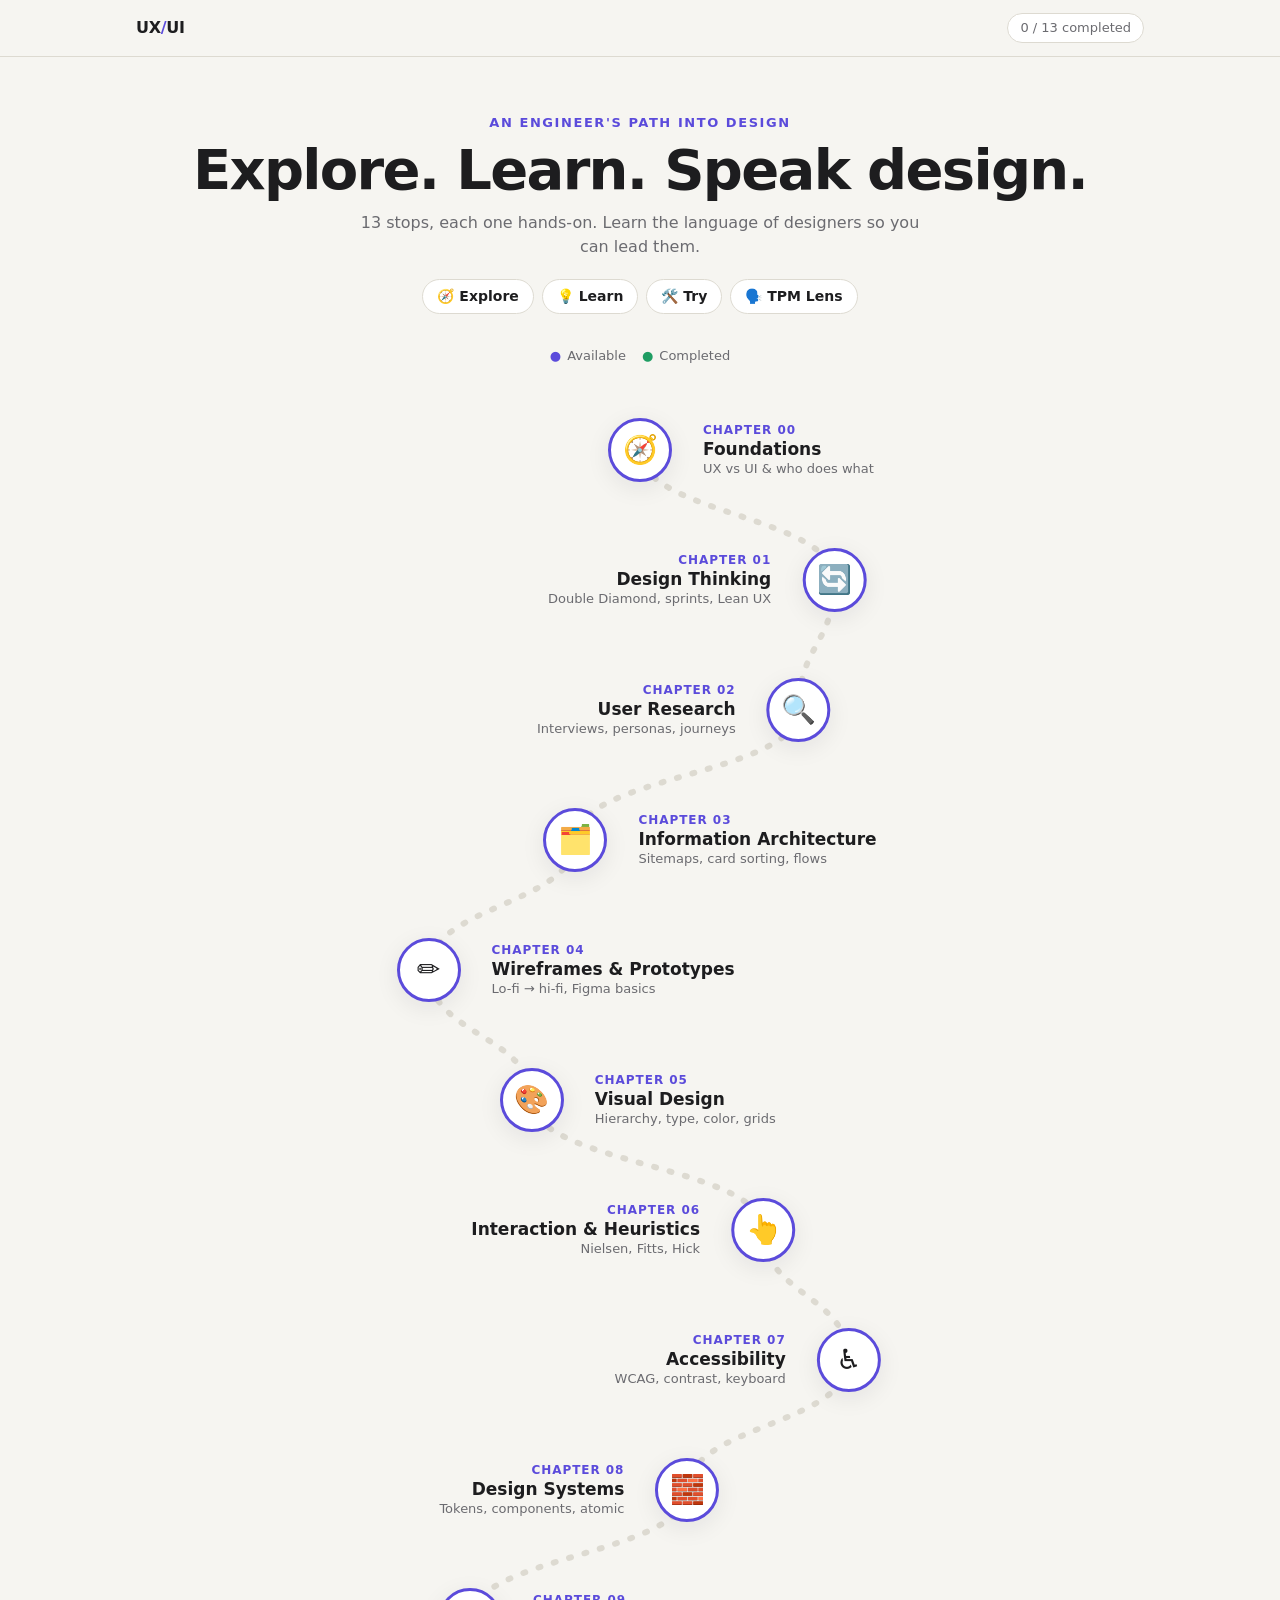
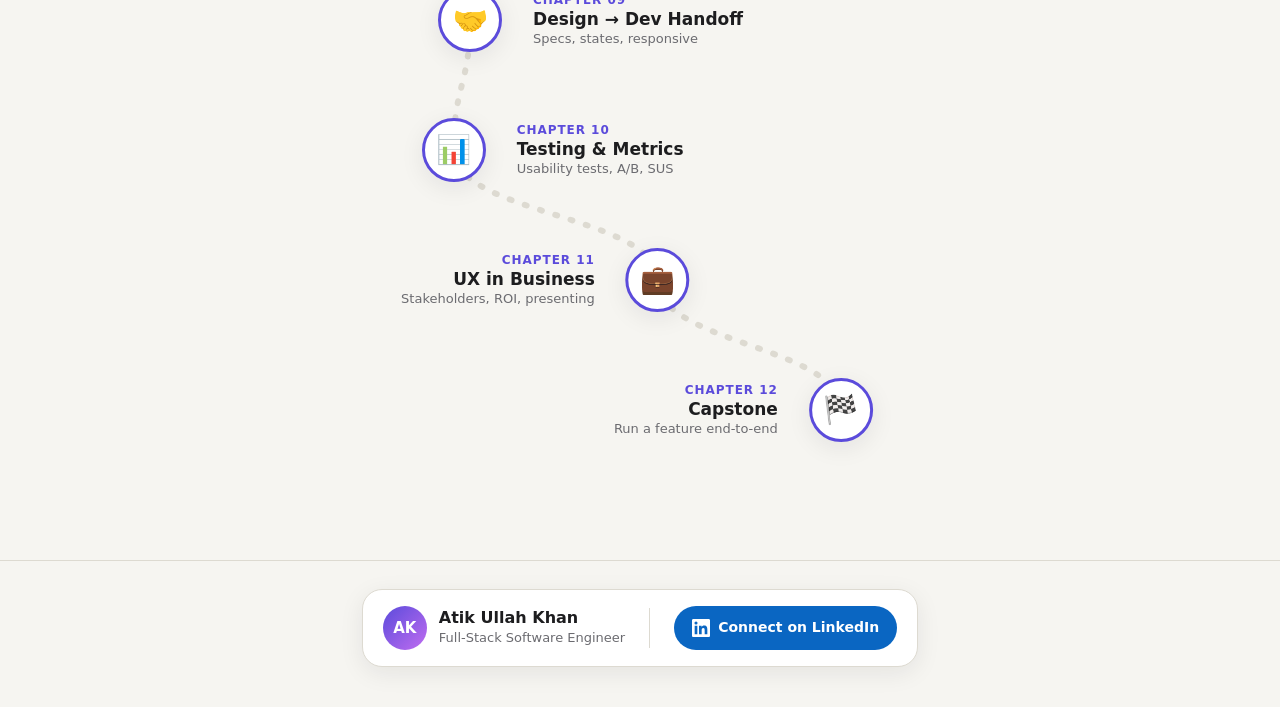
<file: index.html>
<!doctype html>
<html lang="en">
<head>
  <meta charset="utf-8">
  <meta name="viewport" content="width=device-width, initial-scale=1">
  <link rel="icon" href="assets/favicon.svg" type="image/svg+xml">
  <title>UX/UI</title>
  <meta name="description" content="A free, hands-on journey into UX/UI for engineers moving into product and project roles. 13 interactive chapters.">
  <meta property="og:title" content="UX/UI · Explore. Learn. Speak design.">
  <meta property="og:description" content="13 interactive chapters on UX/UI for engineers, tech leads and project managers.">
  <meta property="og:image" content="https://explore-ux-ui.netlify.app/assets/screenshots/journey-map.png">
  <meta property="og:url" content="https://explore-ux-ui.netlify.app/">
  <meta name="twitter:card" content="summary_large_image">
  <link rel="stylesheet" href="assets/style.css?v=4">
</head>
<body>
  <header class="topbar">
    <div class="wrap">
      <a class="brand" href="index.html">UX<span>/</span>UI</a>
      <div class="spacer"></div>
      <div class="progress-pill"></div>
    </div>
  </header>

  <main class="wrap view" id="app">
    <section class="hero">
      <div class="kicker">An engineer's path into design</div>
      <h1>Explore. Learn. Speak design.</h1>
      <p>13 stops, each one hands-on. Learn the language of designers so you can lead them.</p>
      <div class="stepper" style="margin-top:20px">
        <span>🧭 Explore</span><span>💡 Learn</span><span>🛠️ Try</span><span>🗣️ TPM Lens</span>
      </div>
    </section>

    <div class="jm-legend">
      <span class="l-ready">Available</span>
      <span class="l-done">Completed</span>
      <span class="l-locked">Coming soon</span>
    </div>

    <div class="jm-map" id="map"></div>
  </main>

  <footer class="footer">Built step by step · Progress is saved in your browser</footer>

  <script type="text/page-script">
    // Only show "Coming soon" in the legend while some chapters are still locked
    if (CHAPTERS.every((c) => c.ready)) document.querySelector(".l-locked")?.remove();


    const map = document.getElementById("map");
    const done = getDone();
    const STEP = 130;            // vertical distance between stops
    const W = 1000;              // virtual width for the path
    const H = STEP * CHAPTERS.length + 40;
    map.style.height = H + "px";

    // Winding positions: x swings left/right like a trail
    const pts = CHAPTERS.map((c, i) => ({ x: 500 + Math.sin(i * 1.15) * 280, y: 60 + i * STEP }));

    // Smooth path through all points
    const pathFor = (list) => list.reduce((d, p, i) => {
      if (i === 0) return `M ${p.x} ${p.y}`;
      const prev = list[i - 1], midY = (prev.y + p.y) / 2;
      return `${d} C ${prev.x} ${midY}, ${p.x} ${midY}, ${p.x} ${p.y}`;
    }, "");

    // Highlighted trail runs up to the furthest completed chapter
    const furthest = Math.max(-1, ...done);
    map.innerHTML = `
      <svg viewBox="0 0 ${W} ${H}" preserveAspectRatio="none">
        <path class="trail" d="${pathFor(pts)}" vector-effect="non-scaling-stroke"/>
        ${furthest >= 0 ? `<path class="trail-done" d="${pathFor(pts.slice(0, furthest + 2))}" vector-effect="non-scaling-stroke"/>` : ""}
      </svg>`;

    CHAPTERS.forEach((c, i) => {
      const p = pts[i];
      const isDone = done.includes(c.id);
      const el = document.createElement(c.ready ? "a" : "div");
      if (c.ready) el.href = chapterUrl(c);
      // Labels point toward the center so they stay on screen
      const side = p.x > 500 ? "right" : "left";
      el.className = `jm-stop ${side} ${isDone ? "done" : c.ready ? "ready" : "locked"}`;
      el.style.left = (p.x / W * 100) + "%";
      el.style.top = p.y + "px";
      // Nudge the node itself onto the trail point
      el.style.transform = side === "left" ? "translate(-32px, -50%)" : "translate(calc(-100% + 32px), -50%)";
      el.innerHTML = `
        <div class="jm-node">${isDone ? "✅" : c.emoji}</div>
        <div class="label">
          <div class="num">CHAPTER ${String(c.id).padStart(2, "0")}</div>
          <div class="ttl">${c.title}</div>
          <div class="tg">${c.tag}</div>
          ${c.ready ? "" : `<span class="badge">Coming soon</span>`}
        </div>`;
      map.appendChild(el);
    });
    if (getDone().length) {
      document.getElementById("map").insertAdjacentHTML("afterend",
        `<div class="jm-restart"><div>Want to start over?</div><button type="button">Reset progress</button></div>`);
      document.querySelector(".jm-restart button").addEventListener("click", async () => {
        const ok = await confirmDialog({
          title: "Reset your progress?",
          body: `This clears the completed mark on all ${CHAPTERS.length} chapters. It can't be undone.`,
          confirmLabel: "Reset progress",
        });
        if (ok) { resetDone(); location.reload(); }
      });
    }
  </script>
  <script src="assets/app.js?v=4"></script>
</body>
</html>
</file>
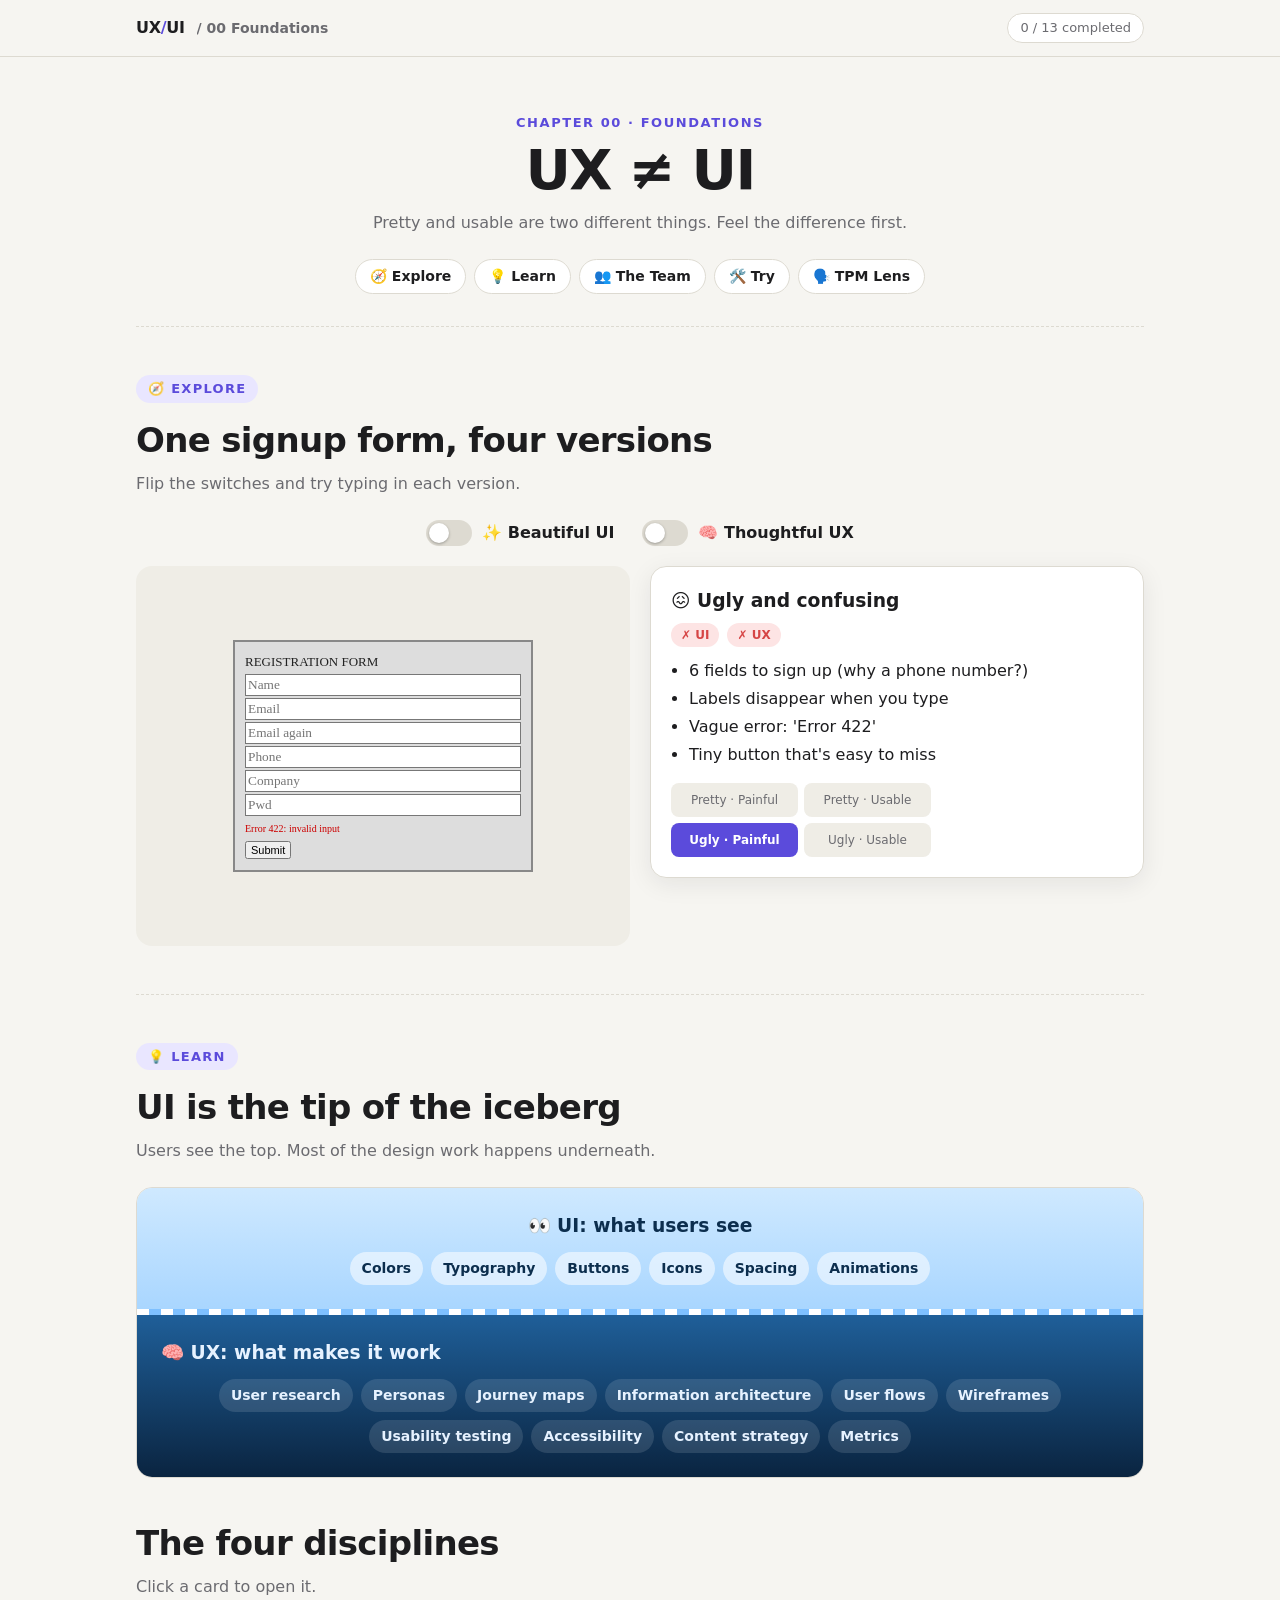
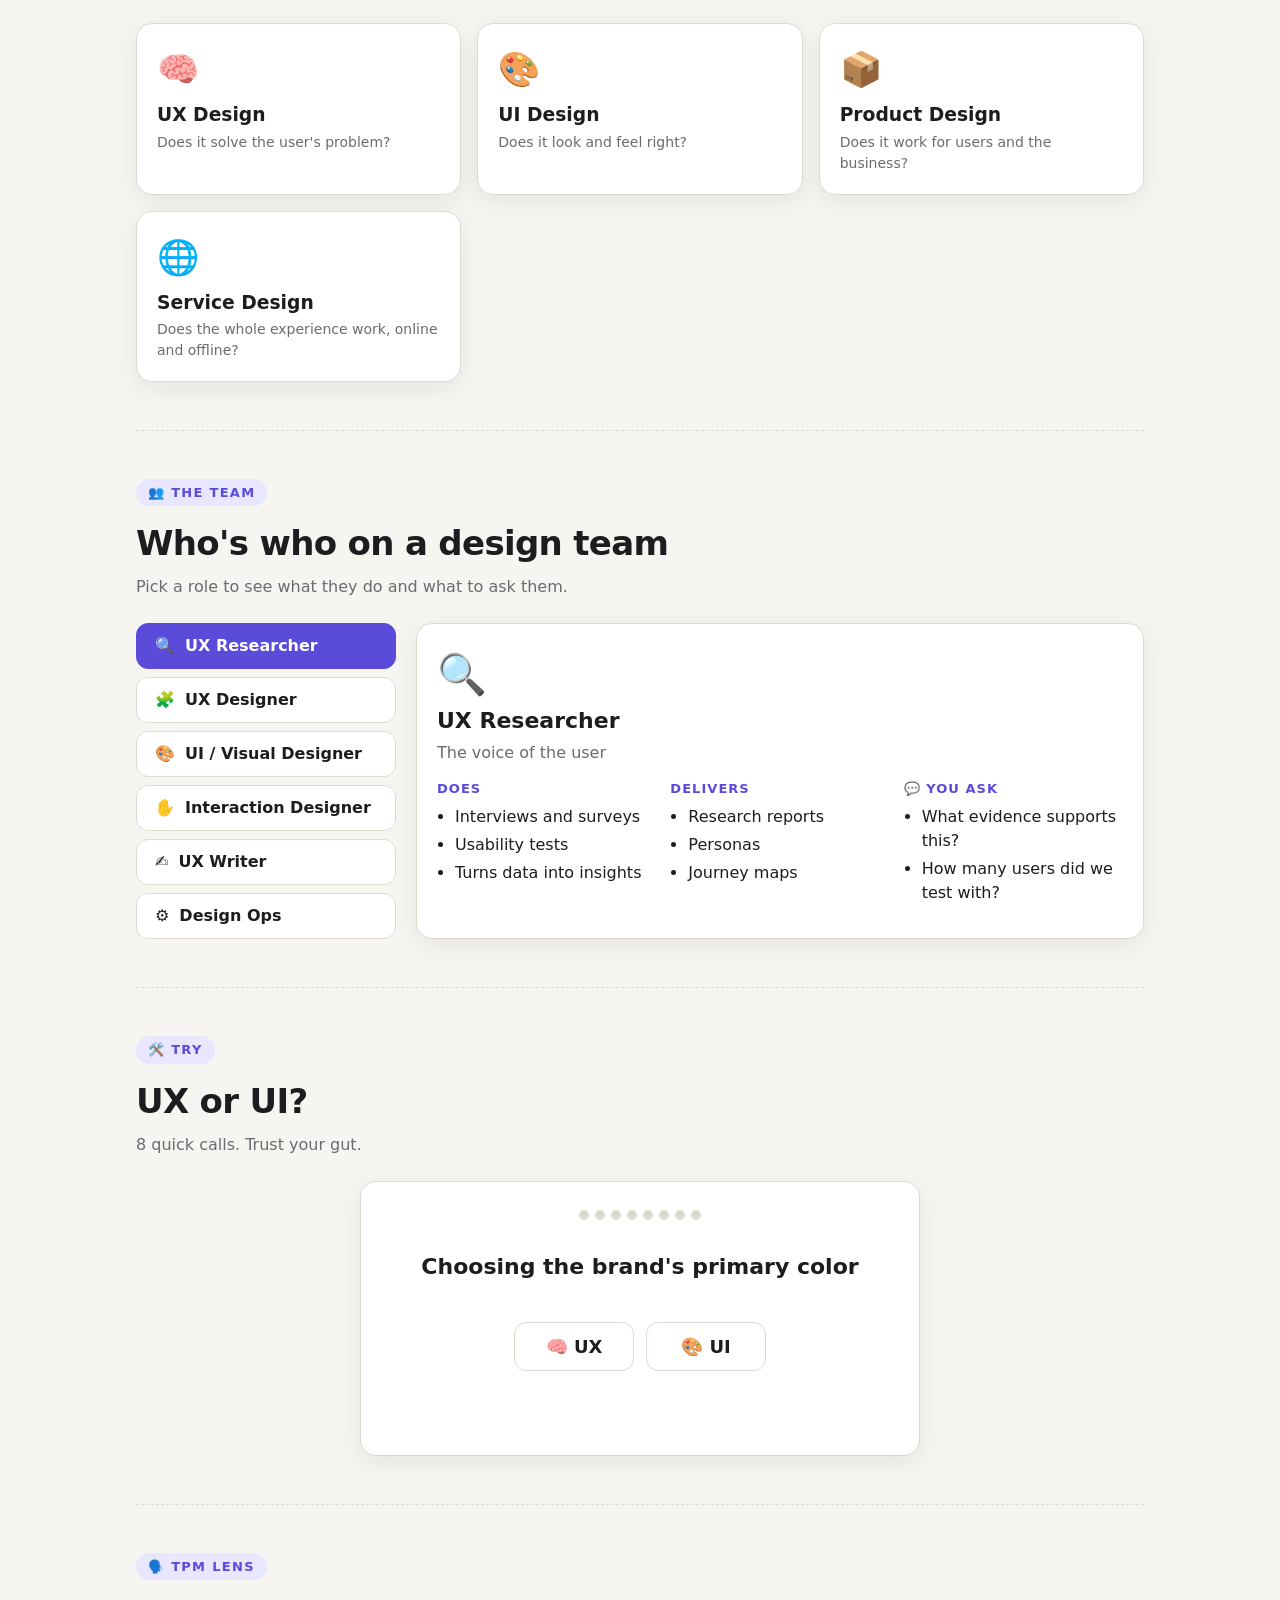
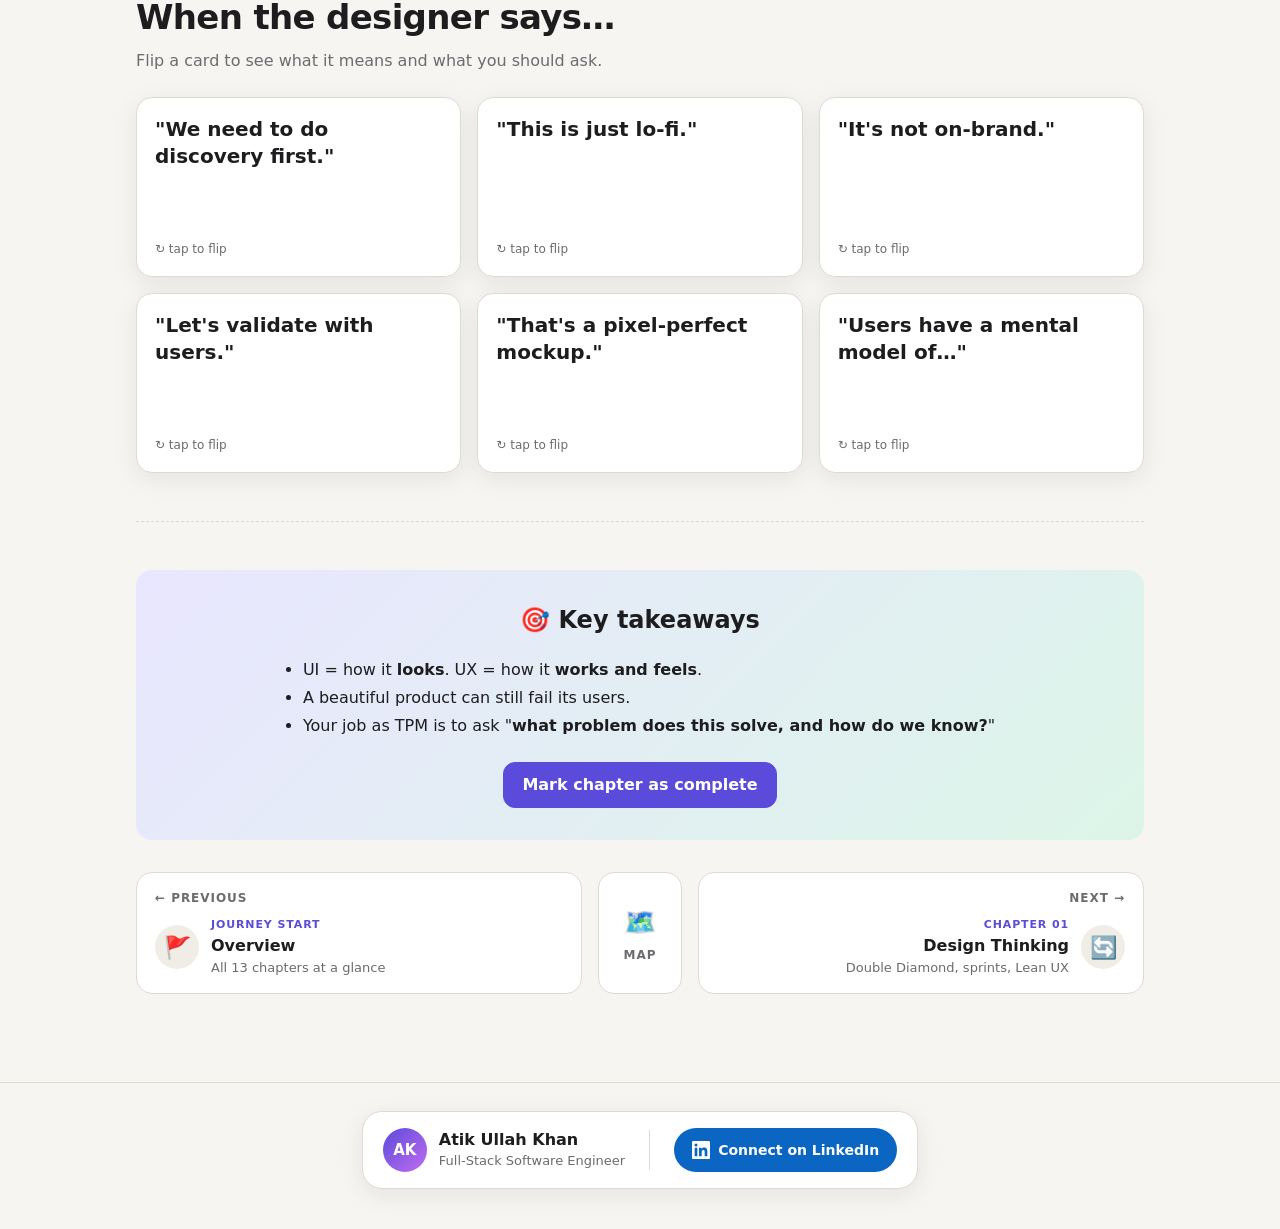
<file: chapters/00-foundations.html>
<!doctype html>
<html lang="en">
<head>
  <meta charset="utf-8">
  <meta name="viewport" content="width=device-width, initial-scale=1">
  <link rel="icon" href="../assets/favicon.svg" type="image/svg+xml">
  <title>Foundations · UX/UI</title>
  <link rel="stylesheet" href="../assets/style.css?v=4">
  <style data-page>
    /* ---------- Explore: 2x2 demo ---------- */
    .controls { display: flex; gap: 28px; flex-wrap: wrap; justify-content: center; margin-bottom: 20px; }
    .demo-stage { display: grid; grid-template-columns: minmax(0, 1fr) minmax(0, 1fr); gap: 20px; align-items: start; }
    @media (max-width: 760px) { .demo-stage { grid-template-columns: 1fr; } }
    .stage-box { background: var(--surface-2); border-radius: var(--radius); padding: 28px 16px; display: grid; place-items: center; min-height: 380px; }
    .verdict h3 { margin: 0 0 8px; }
    .verdict .score { display: flex; gap: 8px; margin-bottom: 12px; flex-wrap: wrap; }
    .tag { font-size: 12px; font-weight: 700; padding: 3px 10px; border-radius: 999px; }
    .tag.good { background: var(--good-soft); color: var(--good); }
    .tag.bad { background: var(--bad-soft); color: var(--bad); }
    .matrix { display: grid; grid-template-columns: repeat(2, 1fr); gap: 6px; margin-top: 16px; max-width: 260px; }
    .matrix div { font-size: 12px; text-align: center; padding: 8px 4px; border-radius: 8px; background: var(--surface-2); color: var(--muted); }
    .matrix div.on { background: var(--accent); color: #fff; font-weight: 700; }

    /* Four mock signup forms. These deliberately ignore the design tokens. */
    .f { width: 100%; max-width: 300px; color: #222; }
    .f input { width: 100%; display: block; }
    /* ugly + bad UX */
    .f-ub { background: #ddd; border: 2px solid #888; padding: 10px; font-family: "Times New Roman", serif; font-size: 13px; }
    .f-ub input { margin: 2px 0; border: 1px solid #777; padding: 2px; font-family: inherit; }
    .f-ub button { font-size: 11px; padding: 1px 4px; margin-top: 4px; }
    .f-ub .err { color: #c00; font-size: 10px; }
    /* pretty + bad UX */
    .f-pb { background: linear-gradient(160deg, #1b1340, #5b2a86); padding: 24px; border-radius: 22px; color: #fff; font-family: system-ui; box-shadow: 0 20px 40px rgba(60,20,120,.4); }
    .f-pb h4 { margin: 0 0 14px; font-size: 22px; font-weight: 300; letter-spacing: .3em; text-transform: uppercase; }
    .f-pb input { background: rgba(255,255,255,.08); border: 0; border-bottom: 1px solid rgba(255,255,255,.2); color: #fff; padding: 10px 2px; margin-bottom: 6px; font-size: 14px; }
    .f-pb input::placeholder { color: rgba(255,255,255,.25); }
    .f-pb .row { display: flex; justify-content: flex-end; margin-top: 14px; }
    .f-pb button { width: 38px; height: 38px; border-radius: 50%; border: 0; background: linear-gradient(135deg,#ff6ec4,#7873f5); color: #fff; font-size: 18px; cursor: pointer; }
    .f-pb small { display: block; color: rgba(255,255,255,.3); font-size: 10px; margin-top: 10px; }
    /* ugly + good UX */
    .f-ug { background: #fff; border: 1px solid #999; padding: 14px; font-family: Arial, sans-serif; font-size: 15px; }
    .f-ug label { display: block; font-weight: bold; margin-top: 10px; }
    .f-ug input { border: 1px solid #555; padding: 8px; font-size: 15px; margin-top: 4px; }
    .f-ug .help { font-size: 13px; color: #333; }
    .f-ug button { width: 100%; margin-top: 14px; padding: 12px; font-size: 16px; background: #0645ad; color: #fff; border: 0; }
    /* pretty + good UX */
    .f-pg { background: #fff; border-radius: 18px; padding: 24px; font-family: system-ui; box-shadow: 0 16px 40px rgba(30,30,80,.15); }
    .f-pg h4 { margin: 0 0 4px; font-size: 22px; }
    .f-pg p { margin: 0 0 14px; color: #666; font-size: 14px; }
    .f-pg label { display: block; font-size: 13px; font-weight: 600; margin: 10px 0 6px; color: #333; }
    .f-pg input { border: 1.5px solid #d6d6e0; border-radius: 10px; padding: 11px 12px; font-size: 15px; }
    .f-pg input:focus { outline: none; border-color: #5b4bdb; box-shadow: 0 0 0 3px #e9e6ff; }
    .f-pg .help { font-size: 12px; color: #1f9d63; margin-top: 6px; }
    .f-pg button { width: 100%; margin-top: 16px; padding: 13px; border: 0; border-radius: 10px; background: #5b4bdb; color: #fff; font-size: 16px; font-weight: 700; cursor: pointer; }
    .f-pg .alt { text-align: center; font-size: 13px; color: #666; margin-top: 12px; }

    /* ---------- Learn: iceberg ---------- */
    .iceberg { border-radius: var(--radius); overflow: hidden; border: 1px solid var(--line); }
    .ice-top { background: linear-gradient(#cfe9ff, #a9d6ff); padding: 24px; text-align: center; color: #0c2e4e; }
    .ice-bottom { background: linear-gradient(#1f5f99, #0a2440); padding: 24px; color: #e6f2ff; }
    .ice-top h3, .ice-bottom h3 { margin: 0 0 12px; }
    .chips { display: flex; flex-wrap: wrap; gap: 8px; justify-content: center; }
    .chips span { background: rgba(255,255,255,.55); padding: 6px 12px; border-radius: 999px; font-size: 14px; font-weight: 600; }
    .ice-bottom .chips span { background: rgba(255,255,255,.12); }
    .waterline { height: 6px; background: repeating-linear-gradient(90deg, #fff 0 12px, #7ec0ff 12px 24px); }

    /* ---------- Learn: discipline cards ---------- */
    .disc { cursor: pointer; transition: border-color .2s, transform .2s; }
    .disc:hover { transform: translateY(-2px); border-color: var(--accent); }
    .disc .icon { font-size: 34px; }
    .disc h3 { margin: 6px 0 2px; }
    .disc .q { color: var(--muted); font-size: 14px; margin: 0; }
    .disc .more { display: none; margin-top: 12px; }
    .disc.open .more { display: block; }
    .disc.open { border-color: var(--accent); }

    /* ---------- Learn: team ---------- */
    .team { display: grid; grid-template-columns: minmax(0, 260px) minmax(0, 1fr); gap: 20px; }
    @media (max-width: 760px) { .team { grid-template-columns: 1fr; } }
    .roles { display: flex; flex-direction: column; gap: 8px; }
    .role-btn { text-align: left; display: flex; gap: 10px; align-items: center; }
    .role-btn.active { background: var(--accent); color: #fff; border-color: var(--accent); }
    .role-panel h3 { margin: 0 0 4px; font-size: 22px; }
    .role-cols { display: grid; grid-template-columns: repeat(auto-fit, minmax(180px, 1fr)); gap: 14px; margin-top: 14px; }
    .role-cols h4 { margin: 0 0 6px; font-size: 13px; text-transform: uppercase; letter-spacing: .08em; color: var(--accent); }

    /* ---------- Try: quiz ---------- */
    .quiz-card { text-align: center; max-width: 560px; margin: 0 auto; }
    .quiz-q { font-size: 22px; font-weight: 700; min-height: 70px; display: grid; place-items: center; margin: 12px 0 20px; }
    .quiz-btns { display: flex; gap: 12px; justify-content: center; }
    .quiz-btns .btn { min-width: 120px; font-size: 18px; }
    .quiz-fb { min-height: 48px; margin-top: 16px; font-weight: 600; }
    .quiz-fb.good { color: var(--good); }
    .quiz-fb.bad { color: var(--bad); }
    .dots { display: flex; gap: 6px; justify-content: center; margin-top: 8px; }
    .dots i { width: 10px; height: 10px; border-radius: 50%; background: var(--line); }
    .dots i.good { background: var(--good); }
    .dots i.bad { background: var(--bad); }

    /* ---------- TPM lens ---------- */
    .say { font-size: 20px; font-weight: 700; }
    .flip-back .lbl { font-size: 11px; font-weight: 800; letter-spacing: .1em; text-transform: uppercase; color: var(--accent); margin-top: 8px; }
    .flip-back .lbl:first-child { margin-top: 0; }
    .flip-back p { margin: 2px 0; font-size: 14px; }
  </style>
</head>
<body>
  <header class="topbar">
    <div class="wrap">
      <a class="brand" href="../index.html">UX<span>/</span>UI</a>
      <span class="crumb">/ 00 Foundations</span>
      <div class="spacer"></div>
      <div class="progress-pill"></div>
    </div>
  </header>

  <main class="wrap view" id="app">
    <section class="hero">
      <div class="kicker">Chapter 00 · Foundations</div>
      <h1>UX ≠ UI</h1>
      <p>Pretty and usable are two different things. Feel the difference first.</p>
      <nav class="stepper">
        <a href="#explore">🧭 Explore</a>
        <a href="#learn">💡 Learn</a>
        <a href="#team">👥 The Team</a>
        <a href="#try">🛠️ Try</a>
        <a href="#lens">🗣️ TPM Lens</a>
      </nav>
    </section>

    <!-- ================= EXPLORE ================= -->
    <section class="section" id="explore">
      <span class="step-label">🧭 Explore</span>
      <h2>One signup form, four versions</h2>
      <p class="sub">Flip the switches and try typing in each version.</p>

      <div class="controls">
        <label class="toggle"><input type="checkbox" id="t-ui"><span class="track"></span>✨ Beautiful UI</label>
        <label class="toggle"><input type="checkbox" id="t-ux"><span class="track"></span>🧠 Thoughtful UX</label>
      </div>

      <div class="demo-stage">
        <div class="stage-box" id="stage"></div>
        <div class="card verdict" id="verdict"></div>
      </div>
    </section>

    <!-- ================= LEARN ================= -->
    <section class="section" id="learn">
      <span class="step-label">💡 Learn</span>
      <h2>UI is the tip of the iceberg</h2>
      <p class="sub">Users see the top. Most of the design work happens underneath.</p>

      <div class="iceberg">
        <div class="ice-top">
          <h3>👀 UI: what users see</h3>
          <div class="chips"><span>Colors</span><span>Typography</span><span>Buttons</span><span>Icons</span><span>Spacing</span><span>Animations</span></div>
        </div>
        <div class="waterline"></div>
        <div class="ice-bottom">
          <h3>🧠 UX: what makes it work</h3>
          <div class="chips"><span>User research</span><span>Personas</span><span>Journey maps</span><span>Information architecture</span><span>User flows</span><span>Wireframes</span><span>Usability testing</span><span>Accessibility</span><span>Content strategy</span><span>Metrics</span></div>
        </div>
      </div>

      <h2 style="margin-top:40px">The four disciplines</h2>
      <p class="sub">Click a card to open it.</p>
      <div class="grid grid-2" id="disciplines"></div>
    </section>

    <!-- ================= TEAM ================= -->
    <section class="section" id="team">
      <span class="step-label">👥 The Team</span>
      <h2>Who's who on a design team</h2>
      <p class="sub">Pick a role to see what they do and what to ask them.</p>
      <div class="team">
        <div class="roles" id="roles"></div>
        <div class="card role-panel" id="role-panel"></div>
      </div>
    </section>

    <!-- ================= TRY ================= -->
    <section class="section" id="try">
      <span class="step-label">🛠️ Try</span>
      <h2>UX or UI?</h2>
      <p class="sub">8 quick calls. Trust your gut.</p>
      <div class="card quiz-card" id="quiz"></div>
    </section>

    <!-- ================= TPM LENS ================= -->
    <section class="section" id="lens">
      <span class="step-label">🗣️ TPM Lens</span>
      <h2>When the designer says…</h2>
      <p class="sub">Flip a card to see what it means and what you should ask.</p>
      <div class="grid grid-3" id="lens-cards"></div>
    </section>

    <!-- ================= WRAP ================= -->
    <section class="section">
      <div class="done-banner">
        <h3>🎯 Key takeaways</h3>
        <ul class="bullets" style="display:inline-block;text-align:left;margin:8px 0 20px">
          <li>UI = how it <b>looks</b>. UX = how it <b>works and feels</b>.</li>
          <li>A beautiful product can still fail its users.</li>
          <li>Your job as TPM is to ask "<b>what problem does this solve, and how do we know?</b>"</li>
        </ul>
        <div><button class="btn primary" id="mark-done">Mark chapter as complete</button></div>
      </div>
      <nav class="chapter-nav"></nav>
    </section>
  </main>

  <script type="text/page-script">
    /* ---------- Explore: 2x2 demo ---------- */
    const FORMS = {
      "0-0": {
        html: `<div class="f f-ub">
          REGISTRATION FORM<br>
          <input placeholder="Name"><input placeholder="Email"><input placeholder="Email again">
          <input placeholder="Phone"><input placeholder="Company"><input type="password" placeholder="Pwd">
          <span class="err">Error 422: invalid input</span><br><button>Submit</button></div>`,
        title: "😖 Ugly and confusing",
        tags: [["UI", false], ["UX", false]],
        points: ["6 fields to sign up (why a phone number?)", "Labels disappear when you type", "Vague error: 'Error 422'", "Tiny button that's easy to miss"],
      },
      "1-0": {
        html: `<div class="f f-pb"><h4>Join</h4>
          <input placeholder="name"><input placeholder="email"><input placeholder="confirm email">
          <input placeholder="phone"><input type="password" placeholder="password">
          <div class="row"><button>→</button></div>
          <small>by continuing you accept terms, privacy, cookies & marketing</small></div>`,
        title: "😍 Gorgeous, but frustrating",
        tags: [["UI", true], ["UX", false]],
        points: ["Low-contrast text, hard to read", "Icon-only '→' button: what does it do?", "Still too many fields", "Consent hidden in faint small print"],
      },
      "0-1": {
        html: `<div class="f f-ug"><b>Create your account</b>
          <label>Email</label><input type="email" value="">
          <label>Password</label><input type="password">
          <div class="help">At least 8 characters</div>
          <button>Create account</button></div>`,
        title: "🙂 Plain, but it works",
        tags: [["UI", false], ["UX", true]],
        points: ["Only 2 fields needed", "Labels always visible", "Password rule shown upfront", "Button says exactly what happens"],
      },
      "1-1": {
        html: `<div class="f f-pg"><h4>Create your account</h4><p>Start free. No card needed.</p>
          <label>Email</label><input type="email" placeholder="you@company.com">
          <label>Password</label><input type="password" placeholder="8+ characters">
          <div class="help">✓ Use 8 or more characters</div>
          <button>Create account</button>
          <div class="alt">Already have an account? <u>Log in</u></div></div>`,
        title: "🤩 Delightful and effective",
        tags: [["UI", true], ["UX", true]],
        points: ["Clear hierarchy and good contrast", "Lowers anxiety: 'No card needed'", "Visible focus states", "Easy way out for returning users"],
      },
    };
    const tUI = document.getElementById("t-ui"), tUX = document.getElementById("t-ux");
    function renderDemo() {
      const key = `${+tUI.checked}-${+tUX.checked}`;
      const f = FORMS[key];
      document.getElementById("stage").innerHTML = f.html;
      document.getElementById("verdict").innerHTML = `
        <h3>${f.title}</h3>
        <div class="score">${f.tags.map(([n, ok]) => `<span class="tag ${ok ? "good" : "bad"}">${ok ? "✓" : "✗"} ${n}</span>`).join("")}</div>
        <ul class="bullets">${f.points.map(p => `<li>${p}</li>`).join("")}</ul>
        <div class="matrix">
          ${["1-0", "1-1", "0-0", "0-1"].map(k => `<div class="${k === key ? "on" : ""}">${
            { "1-0": "Pretty · Painful", "1-1": "Pretty · Usable", "0-0": "Ugly · Painful", "0-1": "Ugly · Usable" }[k]}</div>`).join("")}
        </div>`;
    }
    tUI.onchange = tUX.onchange = renderDemo;
    renderDemo();

    /* ---------- Learn: disciplines ---------- */
    const DISC = [
      { icon: "🧠", name: "UX Design", q: "Does it solve the user's problem?",
        b: ["Research, flows, structure, testing", "Output: personas, journeys, wireframes", "Analogy: an architect's floor plan"] },
      { icon: "🎨", name: "UI Design", q: "Does it look and feel right?",
        b: ["Visual style, layout, components", "Output: hi-fi mockups, style guides", "Analogy: the interior designer"] },
      { icon: "📦", name: "Product Design", q: "Does it work for users and the business?",
        b: ["UX + UI + business strategy", "Owns features end to end", "Most common title at startups"] },
      { icon: "🌐", name: "Service Design", q: "Does the whole experience work, online and offline?",
        b: ["Every touchpoint: app, email, support, store", "Output: service blueprints", "Analogy: designing the whole restaurant, not just the menu"] },
    ];
    document.getElementById("disciplines").innerHTML = DISC.map(d => `
      <div class="card disc">
        <div class="icon">${d.icon}</div>
        <h3>${d.name}</h3>
        <p class="q">${d.q}</p>
        <ul class="bullets more">${d.b.map(x => `<li>${x}</li>`).join("")}</ul>
      </div>`).join("");
    document.querySelectorAll(".disc").forEach(el => el.onclick = () => el.classList.toggle("open"));

    /* ---------- Team ---------- */
    const ROLES = [
      { icon: "🔍", name: "UX Researcher", tagline: "The voice of the user",
        does: ["Interviews and surveys", "Usability tests", "Turns data into insights"],
        delivers: ["Research reports", "Personas", "Journey maps"],
        ask: ["What evidence supports this?", "How many users did we test with?"] },
      { icon: "🧩", name: "UX Designer", tagline: "Architect of flows",
        does: ["Maps user flows", "Structures information", "Wireframes and prototypes"],
        delivers: ["User flows", "Wireframes", "Clickable prototypes"],
        ask: ["What's the happy path and what are the edge cases?", "What happens on error?"] },
      { icon: "🎨", name: "UI / Visual Designer", tagline: "Look and feel",
        does: ["Color, type, layout", "Component styling", "Brand consistency"],
        delivers: ["Hi-fi mockups", "Style guides", "Icon sets"],
        ask: ["Does this use existing components?", "How does it look on mobile?"] },
      { icon: "✋", name: "Interaction Designer", tagline: "How things move and respond",
        does: ["States and transitions", "Microinteractions", "Feedback patterns"],
        delivers: ["Motion specs", "State diagrams", "Interactive prototypes"],
        ask: ["What are the loading, empty and error states?", "Is the animation essential?"] },
      { icon: "✍️", name: "UX Writer", tagline: "Words in the interface",
        does: ["Button labels, errors, onboarding", "Voice and tone", "Microcopy"],
        delivers: ["Copy docs", "Content guidelines"],
        ask: ["Is the copy final or placeholder?", "Does it need localization?"] },
      { icon: "⚙️", name: "Design Ops", tagline: "Keeps the design machine running",
        does: ["Tools and processes", "Design system upkeep", "Team workflows"],
        delivers: ["Design system", "Handoff process"],
        ask: ["Where is the source of truth?", "How do design changes reach developers?"] },
    ];
    const rolesEl = document.getElementById("roles"), panel = document.getElementById("role-panel");
    function showRole(i) {
      const r = ROLES[i];
      [...rolesEl.children].forEach((b, j) => b.classList.toggle("active", i === j));
      const list = a => `<ul class="bullets">${a.map(x => `<li>${x}</li>`).join("")}</ul>`;
      panel.innerHTML = `
        <div style="font-size:40px">${r.icon}</div>
        <h3>${r.name}</h3><div style="color:var(--muted)">${r.tagline}</div>
        <div class="role-cols">
          <div><h4>Does</h4>${list(r.does)}</div>
          <div><h4>Delivers</h4>${list(r.delivers)}</div>
          <div><h4>💬 You ask</h4>${list(r.ask)}</div>
        </div>`;
    }
    rolesEl.innerHTML = ROLES.map((r, i) => `<button class="btn role-btn" data-i="${i}"><span>${r.icon}</span>${r.name}</button>`).join("");
    rolesEl.onclick = e => { const b = e.target.closest(".role-btn"); if (b) showRole(+b.dataset.i); };
    showRole(0);

    /* ---------- Try: quiz ---------- */
    const QUIZ = [
      ["Choosing the brand's primary color", "UI", "Visual styling is UI."],
      ["Interviewing 5 users about their pain points", "UX", "Research is core UX."],
      ["Reducing checkout from 5 steps to 3", "UX", "Simplifying the flow is UX."],
      ["Picking a font for headings", "UI", "Typography is UI."],
      ["Deciding where 'Settings' lives in the menu", "UX", "That's information architecture, which is UX."],
      ["Designing a hover effect on buttons", "UI", "Visual feedback styling is UI (interaction design overlaps here)."],
      ["Writing a clearer error message", "UX", "UX writing is about understanding."],
      ["Making icons consistent in one style", "UI", "Visual consistency is UI."],
    ];
    let qi = 0, results = [];
    const quiz = document.getElementById("quiz");
    function renderQuiz(fb) {
      const dots = QUIZ.map((_, i) => `<i class="${results[i] === true ? "good" : results[i] === false ? "bad" : ""}"></i>`).join("");
      if (qi >= QUIZ.length) {
        const score = results.filter(Boolean).length;
        quiz.innerHTML = `<div class="dots">${dots}</div>
          <div class="quiz-q">${score >= 7 ? "🏆" : score >= 5 ? "👍" : "🌱"} ${score} / ${QUIZ.length}</div>
          <p style="color:var(--muted)">Reality check: in real teams, UX and UI overlap a lot.</p>
          <button class="btn primary" data-retry>Try again</button>`;
        return;
      }
      quiz.innerHTML = `<div class="dots">${dots}</div>
        <div class="quiz-q">${QUIZ[qi][0]}</div>
        <div class="quiz-btns">
          <button class="btn" data-answer="UX">🧠 UX</button>
          <button class="btn" data-answer="UI">🎨 UI</button>
        </div>
        <div class="quiz-fb ${fb ? fb.cls : ""}">${fb ? fb.text : ""}</div>`;
    }
    function answer(a) {
      const [, correct, why] = QUIZ[qi];
      const ok = a === correct;
      results[qi] = ok;
      qi++;
      renderQuiz({ cls: ok ? "good" : "bad", text: `${ok ? "✓ Correct!" : "✗ It's " + correct + "."} ${why}` });
    }
    quiz.onclick = e => {
      const btn = e.target.closest("button");
      if (!btn) return;
      if (btn.dataset.answer) answer(btn.dataset.answer);
      if (btn.hasAttribute("data-retry")) { qi = 0; results = []; renderQuiz(); }
    };
    renderQuiz();

    /* ---------- TPM Lens ---------- */
    const LENS = [
      ["\"We need to do discovery first.\"", "Research before designing, to understand the problem.", "How long, what will we learn, and what decision does it unblock?"],
      ["\"This is just lo-fi.\"", "A rough sketch to test structure. Not final visuals.", "What feedback do you need from me at this stage?"],
      ["\"It's not on-brand.\"", "It breaks the visual identity rules.", "Which guideline does it break? Is there an existing component?"],
      ["\"Let's validate with users.\"", "Test the design with real people before building.", "How many users, which segment, and by when?"],
      ["\"That's a pixel-perfect mockup.\"", "Final visuals, ready for development.", "Are all the states covered: empty, loading, error, mobile?"],
      ["\"Users have a mental model of…\"", "What users already expect from experience.", "Where does that expectation come from: research or assumption?"],
    ];
    document.getElementById("lens-cards").innerHTML = LENS.map(([say, means, ask]) => `
      <div class="flip"><div class="flip-inner">
        <div class="flip-face"><div class="say">${say}</div><div class="hint">↻ tap to flip</div></div>
        <div class="flip-face flip-back">
          <div class="lbl">It means</div><p>${means}</p>
          <div class="lbl">💬 You ask</div><p>${ask}</p>
        </div>
      </div></div>`).join("");

    initChapter(0);
  </script>
  <script src="../assets/app.js?v=4"></script>
</body>
</html>
</file>
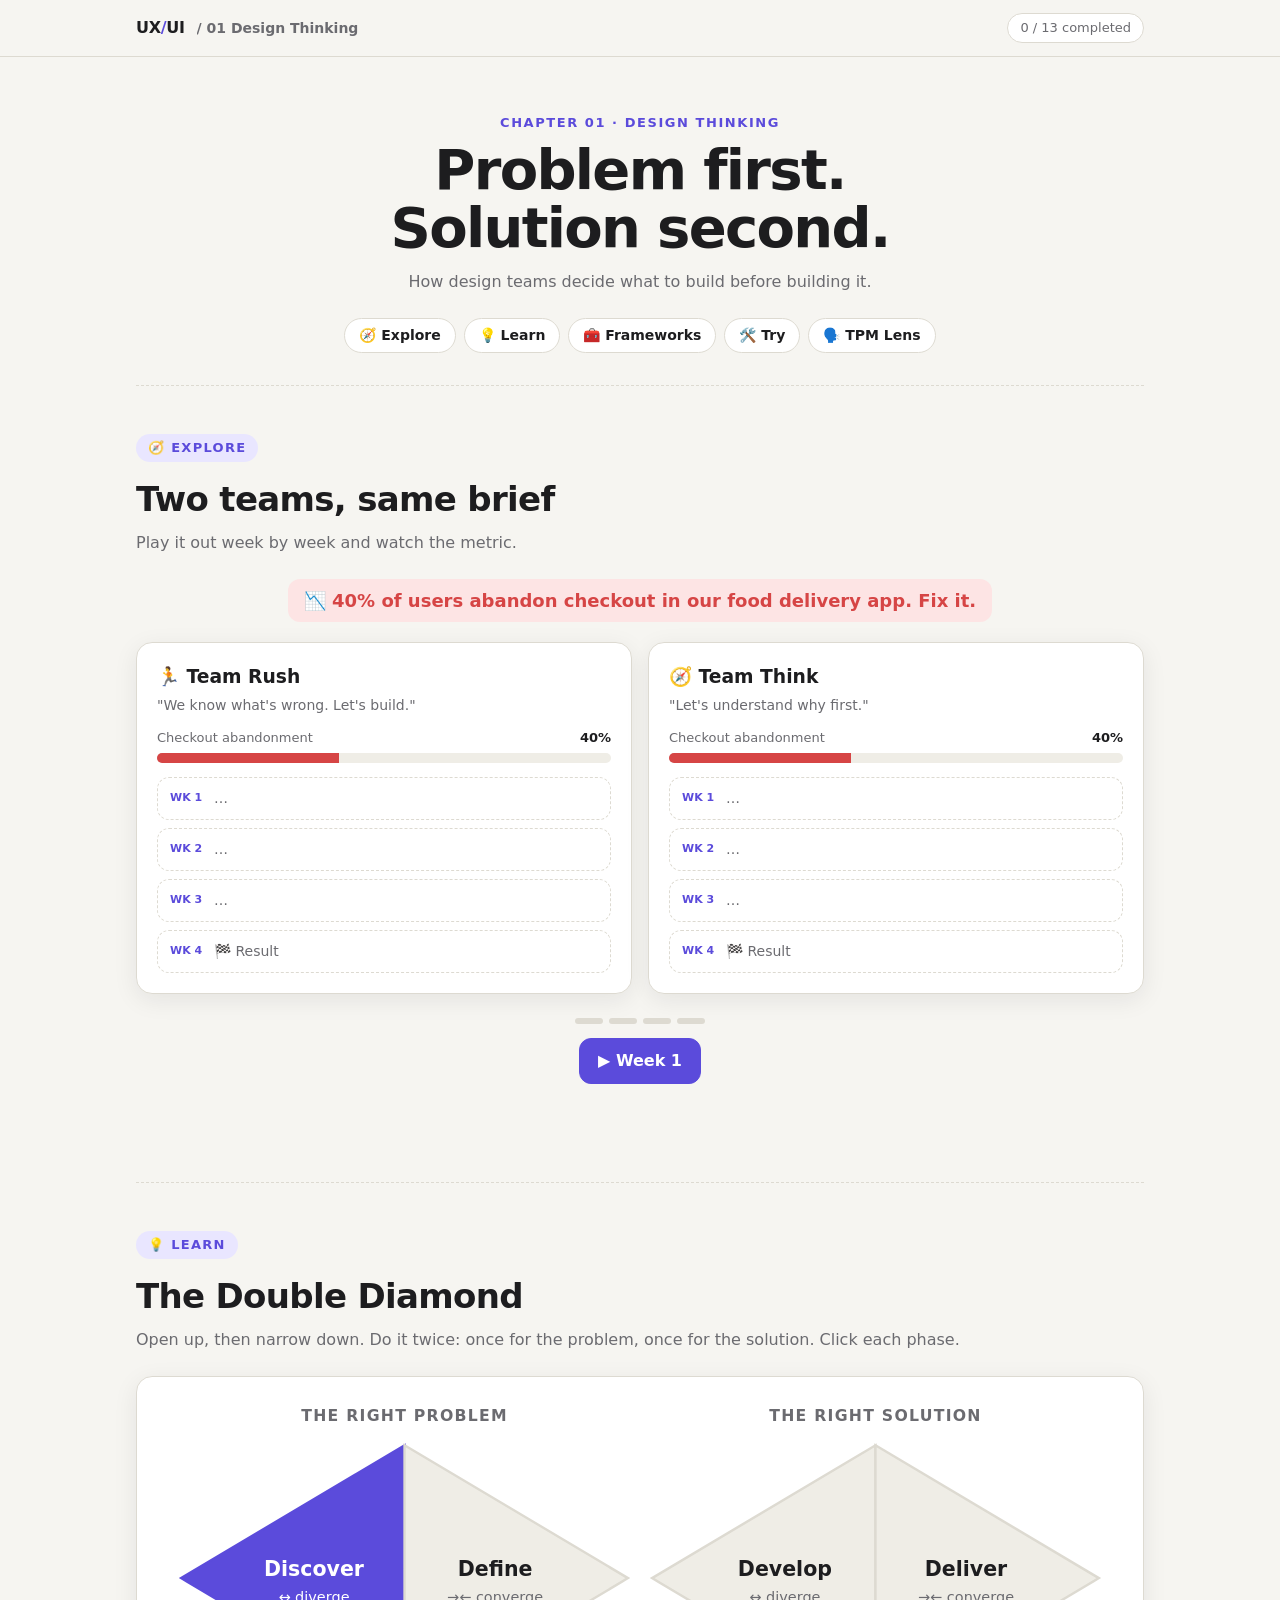
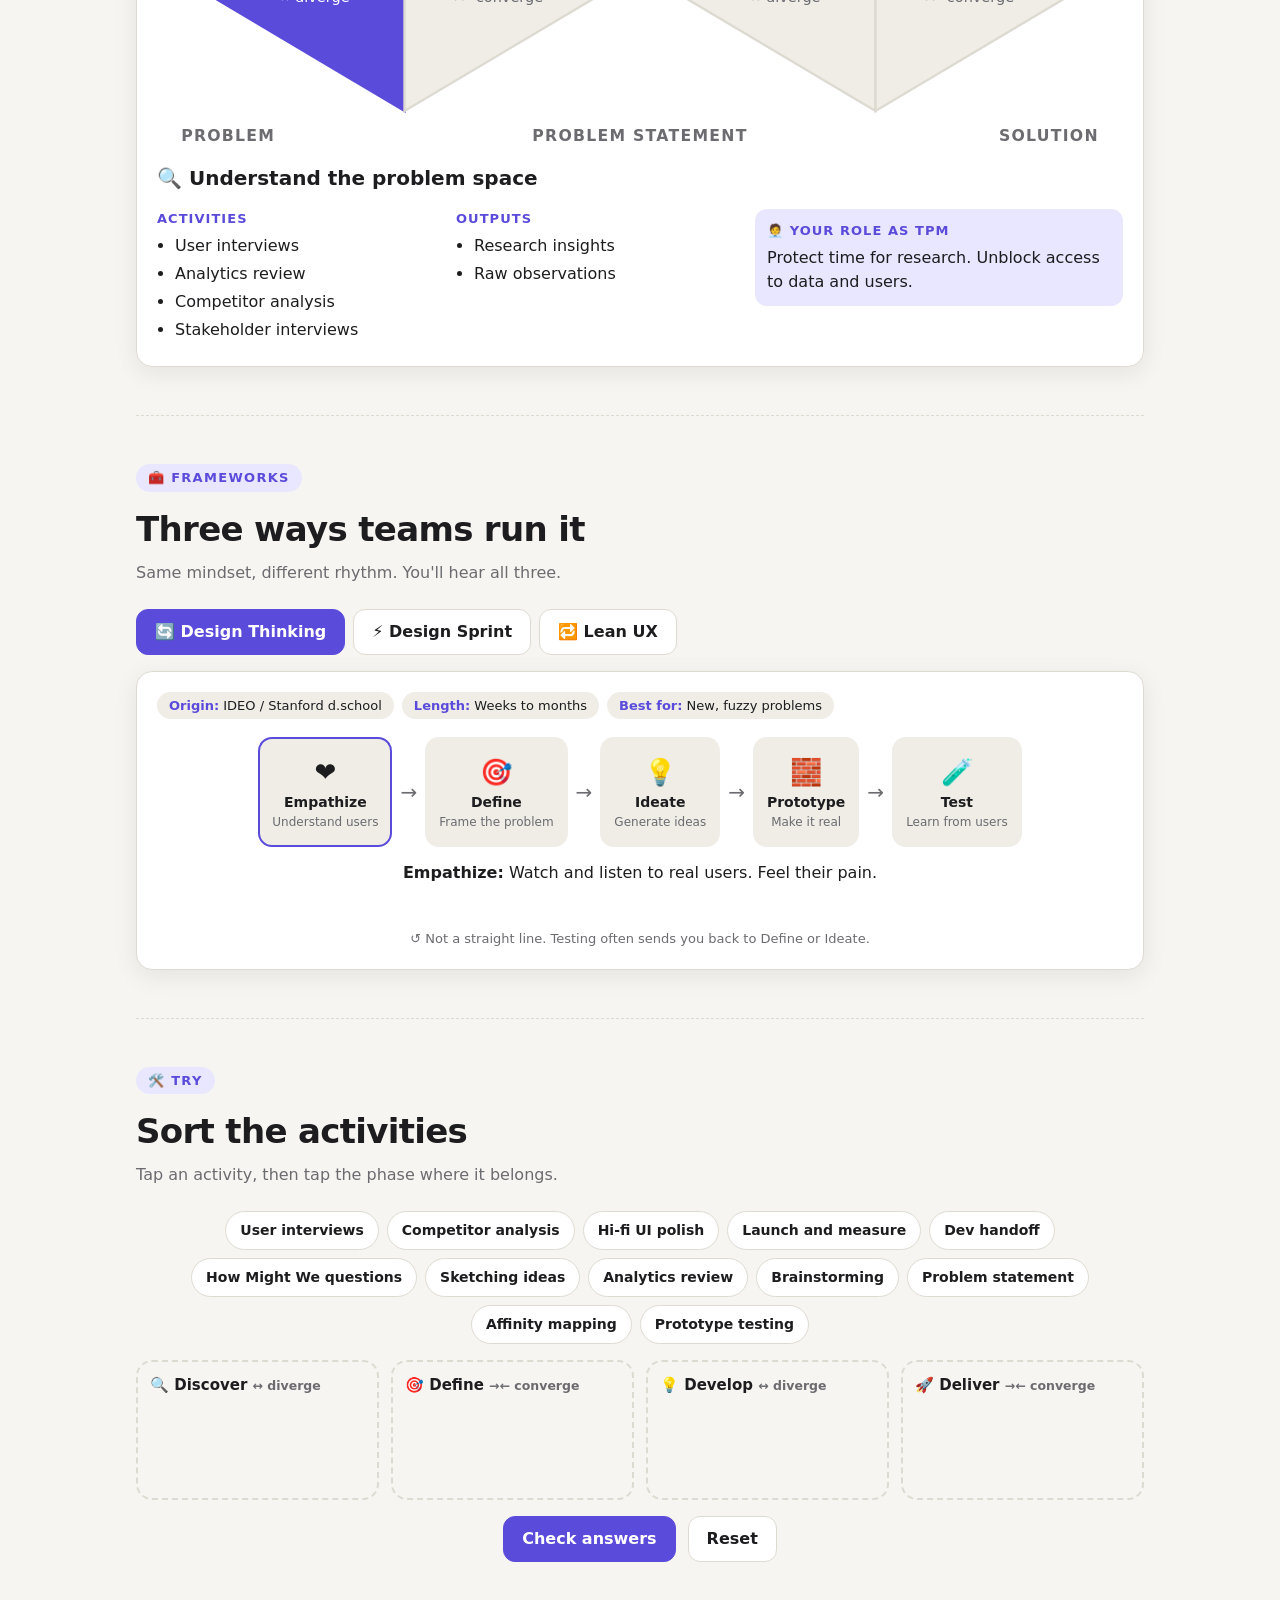
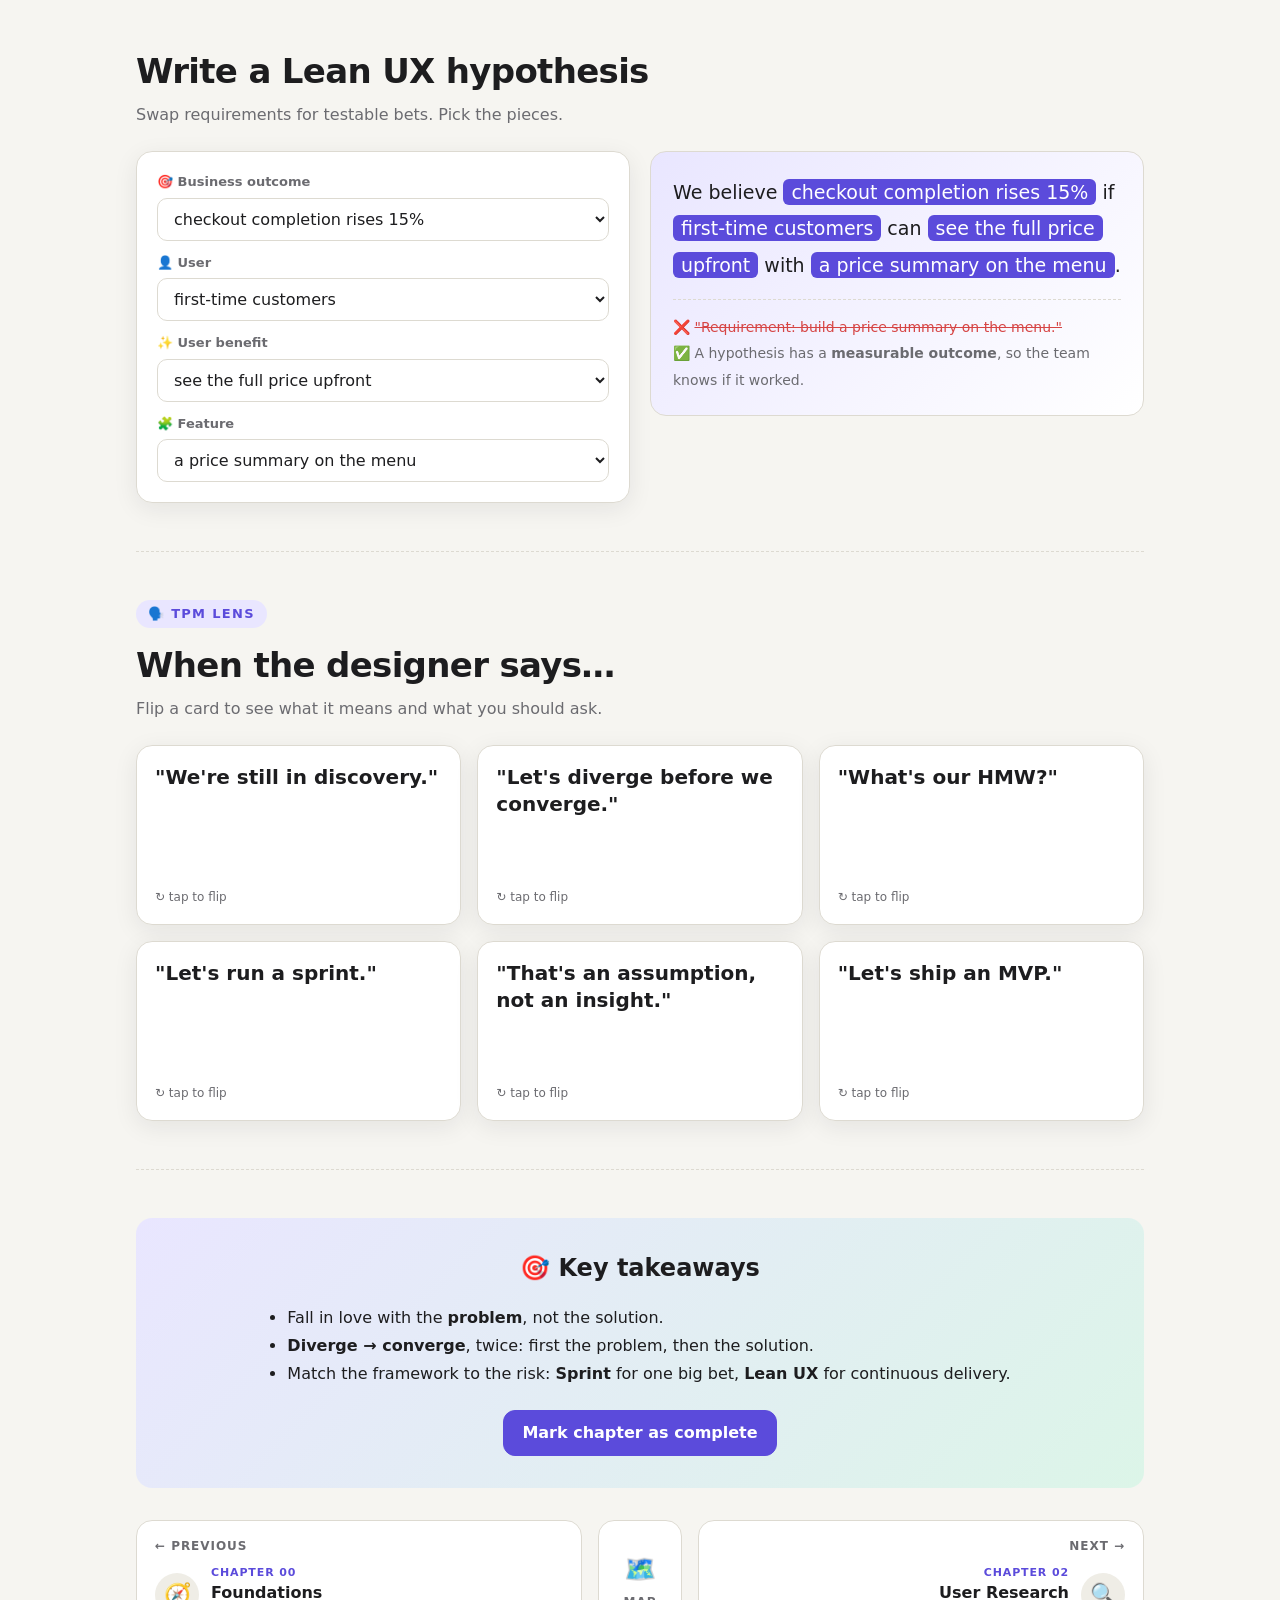
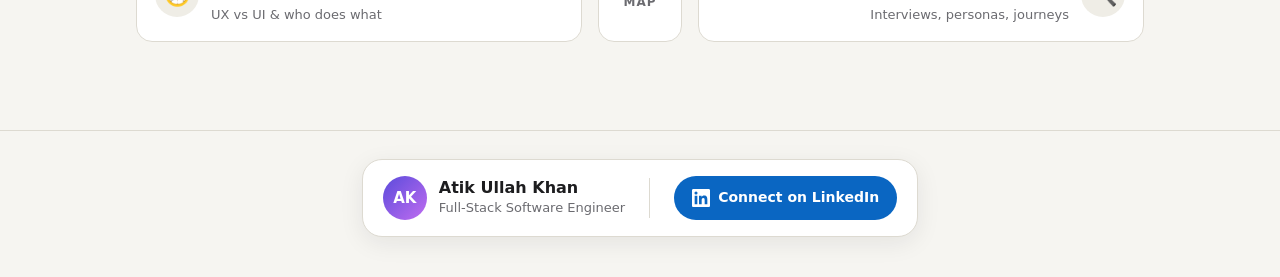
<file: chapters/01-design-thinking.html>
<!doctype html>
<html lang="en">
<head>
  <meta charset="utf-8">
  <meta name="viewport" content="width=device-width, initial-scale=1">
  <link rel="icon" href="../assets/favicon.svg" type="image/svg+xml">
  <title>Design Thinking · UX/UI</title>
  <link rel="stylesheet" href="../assets/style.css?v=4">
  <style data-page>
    /* ---------- Explore: two teams race ---------- */
    .brief { text-align: center; font-size: 18px; font-weight: 700; margin-bottom: 20px; }
    .brief span { display: inline-block; background: var(--bad-soft); color: var(--bad); padding: 8px 16px; border-radius: 12px; }
    .race { display: grid; grid-template-columns: repeat(2, minmax(0, 1fr)); gap: 16px; }
    @media (max-width: 680px) { .race { grid-template-columns: 1fr; } }
    .team-col h3 { margin: 0 0 4px; }
    .team-col .motto { color: var(--muted); font-size: 14px; margin-bottom: 12px; }
    .meter { height: 10px; border-radius: 999px; background: var(--surface-2); overflow: hidden; margin: 6px 0 14px; }
    .meter i { display: block; height: 100%; background: var(--bad); transition: width .6s, background .6s; }
    .meter-lbl { display: flex; justify-content: space-between; font-size: 13px; color: var(--muted); }
    .meter-lbl b { color: var(--text); }
    .weeks { display: flex; flex-direction: column; gap: 8px; }
    .wk { display: flex; gap: 10px; align-items: flex-start; padding: 10px 12px; border-radius: 12px; background: var(--surface-2); font-size: 14px; animation: pop .35s ease; }
    .wk .n { flex: none; font-size: 11px; font-weight: 800; color: var(--accent); width: 34px; padding-top: 2px; }
    .wk.ghost { background: transparent; border: 1.5px dashed var(--line); color: var(--muted); animation: none; }
    .wk.result { background: var(--bad-soft); }
    .wk.result.win { background: var(--good-soft); }
    @keyframes pop { from { opacity: 0; transform: translateY(8px); } }
    .race-controls { display: flex; flex-direction: column; gap: 14px; align-items: center; margin-top: 24px; }
    .wk-dots { display: flex; gap: 6px; }
    .wk-dots i { width: 28px; height: 6px; border-radius: 999px; background: var(--line); }
    .wk-dots i.on { background: var(--accent); }
    .moral { text-align: center; font-size: 20px; font-weight: 800; margin-top: 20px; min-height: 30px; }

    /* ---------- Learn: double diamond ---------- */
    .dd svg { width: 100%; height: auto; display: block; }
    .dd .phase { cursor: pointer; fill: var(--surface-2); stroke: var(--line); stroke-width: 2; transition: fill .25s; }
    .dd .phase:hover { fill: var(--accent-soft); }
    .dd .phase.active { fill: var(--accent); stroke: var(--accent); }
    .dd text { fill: var(--text); font-family: var(--font); pointer-events: none; }
    .dd .ph-name { font-size: 17px; font-weight: 800; }
    .dd .ph-mode { font-size: 12px; fill: var(--muted); }
    .dd .active-txt { fill: #fff; }
    .dd .axis { font-size: 13px; font-weight: 700; fill: var(--muted); letter-spacing: .08em; }
    .phase-panel { margin-top: 16px; display: grid; grid-template-columns: 1fr 1fr 1.3fr; gap: 16px; align-items: start; }
    @media (max-width: 760px) { .phase-panel { grid-template-columns: 1fr; } }
    .phase-panel h4 { margin: 0 0 6px; font-size: 13px; text-transform: uppercase; letter-spacing: .08em; color: var(--accent); }
    .phase-panel .goal { font-size: 20px; font-weight: 800; grid-column: 1 / -1; }
    .phase-panel .tpm { background: var(--accent-soft); border-radius: 12px; padding: 12px; }

    /* ---------- Learn: framework tabs ---------- */
    .tabs { display: flex; gap: 8px; flex-wrap: wrap; margin-bottom: 16px; }
    .tabs .btn.active { background: var(--accent); border-color: var(--accent); color: #fff; }
    .fw-meta { display: flex; gap: 8px; flex-wrap: wrap; margin-bottom: 18px; }
    .fw-meta span { font-size: 13px; background: var(--surface-2); padding: 4px 12px; border-radius: 999px; }
    .fw-meta b { color: var(--accent); }
    .stages { display: flex; align-items: center; gap: 8px; flex-wrap: wrap; justify-content: center; }
    .stage { text-align: center; padding: 14px 12px; border-radius: 14px; background: var(--surface-2); min-width: 104px; cursor: pointer; border: 2px solid transparent; transition: border-color .2s; }
    .stage:hover, .stage.active { border-color: var(--accent); }
    .stage .e { font-size: 26px; }
    .stage .t { font-weight: 800; font-size: 14px; }
    .stage .s { font-size: 12px; color: var(--muted); }
    .arrow { color: var(--muted); font-size: 20px; }
    .stage-detail { margin-top: 14px; min-height: 60px; text-align: center; }
    .loop-note { text-align: center; color: var(--muted); font-size: 13px; margin-top: 8px; }
    .lean-loop { position: relative; width: 360px; max-width: 100%; height: 320px; margin: 0 auto; }
    .lean-loop .ring { position: absolute; left: calc(50% - 105px); top: 70px; width: 210px; height: 210px; border: 3px dashed var(--accent); border-radius: 50%; animation: spin 20s linear infinite; }
    @keyframes spin { to { transform: rotate(360deg); } }
    .lean-loop .stage { position: absolute; transform: translate(-50%, -50%); }

    /* ---------- Try: sort into the diamond ---------- */
    .tray { display: flex; flex-wrap: wrap; gap: 8px; justify-content: center; min-height: 44px; margin-bottom: 16px; }
    .chip { font: inherit; font-size: 14px; font-weight: 600; cursor: pointer; padding: 8px 14px; border-radius: 999px; border: 1.5px solid var(--line); background: var(--surface); color: var(--text); transition: border-color .2s, background .2s; }
    .chip:hover { border-color: var(--accent); }
    .chip.sel { background: var(--accent); border-color: var(--accent); color: #fff; }
    .chip.ok { border-color: var(--good); background: var(--good-soft); }
    .chip.no { border-color: var(--bad); background: var(--bad-soft); }
    .buckets { display: grid; grid-template-columns: repeat(auto-fit, minmax(200px, 1fr)); gap: 12px; }
    .bucket { border: 2px dashed var(--line); border-radius: var(--radius); padding: 12px; min-height: 140px; cursor: pointer; transition: border-color .2s, background .2s; }
    .bucket.ready { border-color: var(--accent); background: var(--accent-soft); }
    .bucket h4 { margin: 0 0 8px; font-size: 15px; }
    .bucket h4 small { color: var(--muted); font-weight: 600; }
    .bucket .chips { display: flex; flex-wrap: wrap; gap: 6px; }
    .sort-bar { display: flex; gap: 12px; justify-content: center; align-items: center; margin-top: 16px; flex-wrap: wrap; }
    .sort-msg { font-weight: 700; flex-basis: 100%; text-align: center; min-height: 1.5em; }

    /* ---------- Try: hypothesis builder ---------- */
    .hypo { display: grid; grid-template-columns: minmax(0, 1fr) minmax(0, 1fr); gap: 20px; align-items: start; }
    @media (max-width: 760px) { .hypo { grid-template-columns: 1fr; } }
    .hypo label { display: block; font-size: 13px; font-weight: 700; color: var(--muted); margin: 12px 0 6px; }
    .hypo label:first-child { margin-top: 0; }
    .hypo select { width: 100%; font: inherit; padding: 10px 12px; border-radius: 10px; border: 1.5px solid var(--line); background: var(--surface); color: var(--text); }
    .hypo-card { background: linear-gradient(135deg, var(--accent-soft), var(--surface)); border: 1px solid var(--line); border-radius: var(--radius); padding: 22px; font-size: 19px; line-height: 1.9; }
    .hypo-card mark { background: var(--accent); color: #fff; padding: 2px 8px; border-radius: 6px; -webkit-box-decoration-break: clone; box-decoration-break: clone; hyphens: none; }
    .hypo-card .vs { margin-top: 16px; padding-top: 14px; border-top: 1px dashed var(--line); font-size: 14px; color: var(--muted); }
    .hypo-card .vs s { color: var(--bad); }

    /* ---------- TPM lens ---------- */
    .say { font-size: 20px; font-weight: 700; }
    .flip-back .lbl { font-size: 11px; font-weight: 800; letter-spacing: .1em; text-transform: uppercase; color: var(--accent); margin-top: 8px; }
    .flip-back .lbl:first-child { margin-top: 0; }
    .flip-back p { margin: 2px 0; font-size: 14px; }
  </style>
</head>
<body>
  <header class="topbar">
    <div class="wrap">
      <a class="brand" href="../index.html">UX<span>/</span>UI</a>
      <span class="crumb">/ 01 Design Thinking</span>
      <div class="spacer"></div>
      <div class="progress-pill"></div>
    </div>
  </header>

  <main class="wrap view" id="app">
    <section class="hero">
      <div class="kicker">Chapter 01 · Design Thinking</div>
      <h1>Problem first.<br>Solution second.</h1>
      <p>How design teams decide what to build before building it.</p>
      <nav class="stepper">
        <a href="#explore">🧭 Explore</a>
        <a href="#learn">💡 Learn</a>
        <a href="#frameworks">🧰 Frameworks</a>
        <a href="#try">🛠️ Try</a>
        <a href="#lens">🗣️ TPM Lens</a>
      </nav>
    </section>

    <!-- ================= EXPLORE ================= -->
    <section class="section" id="explore">
      <span class="step-label">🧭 Explore</span>
      <h2>Two teams, same brief</h2>
      <p class="sub">Play it out week by week and watch the metric.</p>

      <div class="brief"><span>📉 40% of users abandon checkout in our food delivery app. Fix it.</span></div>

      <div class="race">
        <div class="card team-col">
          <h3>🏃 Team Rush</h3>
          <div class="motto">"We know what's wrong. Let's build."</div>
          <div class="meter-lbl"><span>Checkout abandonment</span><b id="a-val">40%</b></div>
          <div class="meter"><i id="a-bar" style="width:40%"></i></div>
          <div class="weeks" id="a-weeks"></div>
        </div>
        <div class="card team-col">
          <h3>🧭 Team Think</h3>
          <div class="motto">"Let's understand why first."</div>
          <div class="meter-lbl"><span>Checkout abandonment</span><b id="b-val">40%</b></div>
          <div class="meter"><i id="b-bar" style="width:40%"></i></div>
          <div class="weeks" id="b-weeks"></div>
        </div>
      </div>

      <div class="race-controls">
        <div class="wk-dots" id="wk-dots"></div>
        <button class="btn primary" id="next-week">▶ Week 1</button>
      </div>
      <div class="moral" id="moral"></div>
    </section>

    <!-- ================= LEARN ================= -->
    <section class="section" id="learn">
      <span class="step-label">💡 Learn</span>
      <h2>The Double Diamond</h2>
      <p class="sub">Open up, then narrow down. Do it twice: once for the problem, once for the solution. Click each phase.</p>

      <div class="card dd">
        <svg viewBox="0 0 800 290" role="img" aria-label="Double Diamond diagram">
          <text class="axis" x="205" y="20" text-anchor="middle">THE RIGHT PROBLEM</text>
          <text class="axis" x="595" y="20" text-anchor="middle">THE RIGHT SOLUTION</text>
          <polygon class="phase" data-p="0" points="20,150 205,40 205,260"/>
          <polygon class="phase" data-p="1" points="205,40 390,150 205,260"/>
          <polygon class="phase" data-p="2" points="410,150 595,40 595,260"/>
          <polygon class="phase" data-p="3" points="595,40 780,150 595,260"/>
          <g id="dd-labels"></g>
          <text class="axis" x="20" y="285">PROBLEM</text>
          <text class="axis" x="400" y="285" text-anchor="middle">PROBLEM STATEMENT</text>
          <text class="axis" x="780" y="285" text-anchor="end">SOLUTION</text>
        </svg>
        <div class="phase-panel" id="phase-panel"></div>
      </div>
    </section>

    <!-- ================= FRAMEWORKS ================= -->
    <section class="section" id="frameworks">
      <span class="step-label">🧰 Frameworks</span>
      <h2>Three ways teams run it</h2>
      <p class="sub">Same mindset, different rhythm. You'll hear all three.</p>
      <div class="tabs" id="fw-tabs"></div>
      <div class="card" id="fw-body"></div>
    </section>

    <!-- ================= TRY ================= -->
    <section class="section" id="try">
      <span class="step-label">🛠️ Try</span>
      <h2>Sort the activities</h2>
      <p class="sub">Tap an activity, then tap the phase where it belongs.</p>
      <div class="tray" id="tray"></div>
      <div class="buckets" id="buckets"></div>
      <div class="sort-bar">
        <button class="btn primary" id="sort-check">Check answers</button>
        <button class="btn" id="sort-reset">Reset</button>
        <span class="sort-msg" id="sort-msg"></span>
      </div>

      <h2 style="margin-top:48px">Write a Lean UX hypothesis</h2>
      <p class="sub">Swap requirements for testable bets. Pick the pieces.</p>
      <div class="hypo">
        <div class="card" id="hypo-form"></div>
        <div class="hypo-card" id="hypo-out"></div>
      </div>
    </section>

    <!-- ================= TPM LENS ================= -->
    <section class="section" id="lens">
      <span class="step-label">🗣️ TPM Lens</span>
      <h2>When the designer says…</h2>
      <p class="sub">Flip a card to see what it means and what you should ask.</p>
      <div class="grid grid-3" id="lens-cards"></div>
    </section>

    <!-- ================= WRAP ================= -->
    <section class="section">
      <div class="done-banner">
        <h3>🎯 Key takeaways</h3>
        <ul class="bullets" style="display:inline-block;text-align:left;margin:8px 0 20px">
          <li>Fall in love with the <b>problem</b>, not the solution.</li>
          <li><b>Diverge → converge</b>, twice: first the problem, then the solution.</li>
          <li>Match the framework to the risk: <b>Sprint</b> for one big bet, <b>Lean UX</b> for continuous delivery.</li>
        </ul>
        <div><button class="btn primary" id="mark-done">Mark chapter as complete</button></div>
      </div>
      <nav class="chapter-nav"></nav>
    </section>
  </main>

  <footer class="footer">Built step by step · Progress is saved in your browser</footer>

  <script type="text/page-script">
    /* ---------- Explore: two teams race ---------- */
    const WEEKS = [
      { a: ["🎨", "Jumps into a fresh checkout UI. New colors, new layout."],
        b: ["🔍", "Interviews 6 users and digs into analytics."] },
      { a: ["💻", "Developers start building the redesign."],
        b: ["💡", "Insight: the delivery fee only appears at the last step. Users feel tricked."] },
      { a: ["🚀", "Ships a shiny new checkout."],
        b: ["🧪", "Prototypes 'fees shown upfront' and tests it with 5 users."] },
      { a: ["📉", "Result: 40% → 38%. Prettier, but the real problem remains."], av: 38,
        b: ["📈", "Result: 40% → 24%. A small change to the right problem."], bv: 24 },
    ];
    let wk = 0;
    const nextBtn = document.getElementById("next-week");
    const dotsEl = document.getElementById("wk-dots");
    function setMeter(side, v) {
      document.getElementById(side + "-val").textContent = v + "%";
      const bar = document.getElementById(side + "-bar");
      bar.style.width = v + "%";
      bar.style.background = v < 30 ? "var(--good)" : "var(--bad)";
    }
    function renderRace() {
      dotsEl.innerHTML = WEEKS.map((_, i) => `<i class="${i < wk ? "on" : ""}"></i>`).join("");
      ["a", "b"].forEach(side => {
        // Unplayed weeks show as dashed placeholders so the cards keep their shape
        document.getElementById(side + "-weeks").innerHTML = WEEKS.map((w, i) => {
          if (i >= wk) return `<div class="wk ghost"><span class="n">WK ${i + 1}</span><span>${i === WEEKS.length - 1 ? "🏁 Result" : "…"}</span></div>`;
          const last = i === WEEKS.length - 1;
          return `<div class="wk ${last ? "result" : ""} ${last && side === "b" ? "win" : ""}">
            <span class="n">WK ${i + 1}</span><span>${w[side][0]} ${w[side][1]}</span></div>`;
        }).join("");
      });
      const done = wk === WEEKS.length;
      setMeter("a", done ? WEEKS[3].av : 40);
      setMeter("b", done ? WEEKS[3].bv : 40);
      nextBtn.textContent = done ? "↺ Replay" : `▶ Week ${wk + 1}`;
      document.getElementById("moral").textContent = done ? "💬 Same effort. Different starting point." : "";
    }
    nextBtn.onclick = () => { wk = wk === WEEKS.length ? 0 : wk + 1; renderRace(); };
    renderRace();

    /* ---------- Learn: double diamond ---------- */
    const PHASES = [
      { name: "Discover", mode: "↔ diverge", x: 130, goal: "Understand the problem space",
        acts: ["User interviews", "Analytics review", "Competitor analysis", "Stakeholder interviews"],
        out: ["Research insights", "Raw observations"],
        tpm: "Protect time for research. Unblock access to data and users." },
      { name: "Define", mode: "→← converge", x: 280, goal: "Agree on the right problem",
        acts: ["Affinity mapping", "Personas", "Problem statement", "How Might We questions"],
        out: ["One clear problem statement", "Success criteria"],
        tpm: "Get stakeholders to sign off on the problem before anyone pitches solutions." },
      { name: "Develop", mode: "↔ diverge", x: 520, goal: "Explore many possible solutions",
        acts: ["Brainstorming", "Sketching", "Prototypes", "Technical spikes"],
        out: ["Tested concepts", "A chosen direction"],
        tpm: "Bring engineers in early. Feasibility checks are cheap here, expensive later." },
      { name: "Deliver", mode: "→← converge", x: 670, goal: "Build, ship, and learn",
        acts: ["Hi-fi design", "Dev handoff", "Build and QA", "Launch and measure"],
        out: ["Live product", "Metrics to learn from"],
        tpm: "Own the success metrics and plan the next iteration." },
    ];
    let activePhase = 0;
    const ddLabels = document.getElementById("dd-labels");
    function renderPhase() {
      document.querySelectorAll(".dd .phase").forEach(p => p.classList.toggle("active", +p.dataset.p === activePhase));
      ddLabels.innerHTML = PHASES.map((p, i) => `
        <text class="ph-name ${i === activePhase ? "active-txt" : ""}" x="${p.x}" y="148" text-anchor="middle">${p.name}</text>
        <text class="ph-mode ${i === activePhase ? "active-txt" : ""}" x="${p.x}" y="170" text-anchor="middle">${p.mode}</text>`).join("");
      const p = PHASES[activePhase];
      const list = a => `<ul class="bullets">${a.map(x => `<li>${x}</li>`).join("")}</ul>`;
      document.getElementById("phase-panel").innerHTML = `
        <div class="goal">${["🔍", "🎯", "💡", "🚀"][activePhase]} ${p.goal}</div>
        <div><h4>Activities</h4>${list(p.acts)}</div>
        <div><h4>Outputs</h4>${list(p.out)}</div>
        <div class="tpm"><h4>🧑‍💼 Your role as TPM</h4>${p.tpm}</div>`;
    }
    document.querySelectorAll(".dd .phase").forEach(p => p.onclick = () => { activePhase = +p.dataset.p; renderPhase(); });
    renderPhase();

    /* ---------- Frameworks ---------- */
    const FW = [
      { tab: "🔄 Design Thinking", meta: [["Origin", "IDEO / Stanford d.school"], ["Length", "Weeks to months"], ["Best for", "New, fuzzy problems"]],
        type: "stages",
        stages: [["❤️", "Empathize", "Understand users"], ["🎯", "Define", "Frame the problem"], ["💡", "Ideate", "Generate ideas"], ["🧱", "Prototype", "Make it real"], ["🧪", "Test", "Learn from users"]],
        detail: ["Watch and listen to real users. Feel their pain.", "Turn observations into one sharp problem statement.", "Quantity over quality. Wild ideas welcome.", "Cheap and fast: paper, Figma, cardboard.", "Put it in front of users. Expect to loop back."],
        note: "↺ Not a straight line. Testing often sends you back to Define or Ideate." },
      { tab: "⚡ Design Sprint", meta: [["Origin", "Google Ventures"], ["Length", "5 days"], ["Best for", "One big, risky decision"]],
        type: "stages",
        stages: [["🗺️", "Mon", "Map"], ["✏️", "Tue", "Sketch"], ["🗳️", "Wed", "Decide"], ["🧱", "Thu", "Prototype"], ["🧪", "Fri", "Test"]],
        detail: ["Map the problem and pick one target to focus on.", "Everyone sketches solutions alone. No group brainstorm.", "Vote. The Decider makes the final call.", "Build a realistic-looking facade in one day.", "Test with 5 real users. Learn what works."],
        note: "⚠️ Not the same as a Scrum sprint. Needs the whole team and a Decider for 5 days." },
      { tab: "🔁 Lean UX", meta: [["Origin", "Jeff Gothelf & Josh Seiden"], ["Length", "Continuous"], ["Best for", "Agile teams shipping often"]],
        type: "loop",
        stages: [["🤔", "Think", "Hypothesis"], ["🛠️", "Make", "Smallest test"], ["📊", "Check", "Measure"]],
        detail: ["Write a testable hypothesis, not a requirement.", "Build the smallest thing that can prove or disprove it.", "Look at real data. Keep, change, or kill the idea."],
        note: "↺ Runs inside your sprints. Outcomes over outputs." },
    ];
    let fwActive = 0, stActive = 0;
    function renderFw() {
      const f = FW[fwActive];
      document.getElementById("fw-tabs").innerHTML = FW.map((x, i) =>
        `<button class="btn ${i === fwActive ? "active" : ""}" data-fw="${i}">${x.tab}</button>`).join("");
      const stageHtml = (s, i, style = "") => `<div class="stage ${i === stActive ? "active" : ""}" data-st="${i}" style="${style}">
        <div class="e">${s[0]}</div><div class="t">${s[1]}</div><div class="s">${s[2]}</div></div>`;
      const body = f.type === "loop"
        ? `<div class="lean-loop"><div class="ring"></div>${f.stages.map((s, i) => {
            const ang = -90 + i * 120, r = 105;
            return stageHtml(s, i, `left:calc(50% + ${r * Math.cos(ang * Math.PI / 180)}px);top:${175 + r * Math.sin(ang * Math.PI / 180)}px`);
          }).join("")}</div>`
        : `<div class="stages">${f.stages.map((s, i) => stageHtml(s, i) + (i < f.stages.length - 1 ? `<span class="arrow">→</span>` : "")).join("")}</div>`;
      document.getElementById("fw-body").innerHTML = `
        <div class="fw-meta">${f.meta.map(([k, v]) => `<span><b>${k}:</b> ${v}</span>`).join("")}</div>
        ${body}
        <div class="stage-detail"><b>${f.stages[stActive][1]}:</b> ${f.detail[stActive]}</div>
        <div class="loop-note">${f.note}</div>`;
    }
    document.getElementById("frameworks").onclick = e => {
      const t = e.target.closest("[data-fw]"), s = e.target.closest("[data-st]");
      if (t) { fwActive = +t.dataset.fw; stActive = 0; renderFw(); }
      if (s) { stActive = +s.dataset.st; renderFw(); }
    };
    renderFw();

    /* ---------- Try: sort into the diamond ---------- */
    const ACTS = [
      ["User interviews", 0], ["Analytics review", 0], ["Competitor analysis", 0],
      ["Problem statement", 1], ["Affinity mapping", 1], ["How Might We questions", 1],
      ["Brainstorming", 2], ["Sketching ideas", 2], ["Prototype testing", 2],
      ["Dev handoff", 3], ["Launch and measure", 3], ["Hi-fi UI polish", 3],
    ];
    let placed, selected, checked;
    function resetSort() {
      placed = ACTS.map(() => null);
      selected = null; checked = false;
      order = ACTS.map((_, i) => i).sort(() => Math.random() - 0.5);
      renderSort();
    }
    let order = [];
    function chipHtml(i) {
      const st = checked ? (placed[i] === ACTS[i][1] ? "ok" : "no") : selected === i ? "sel" : "";
      return `<button class="chip ${st}" data-chip="${i}">${ACTS[i][0]}</button>`;
    }
    function renderSort() {
      const left = order.filter(i => placed[i] === null);
      document.getElementById("tray").innerHTML = left.length ? left.map(chipHtml).join("") : `<span style="color:var(--muted)">All placed. Check your answers ↓</span>`;
      document.getElementById("buckets").innerHTML = PHASES.map((p, b) => `
        <div class="bucket ${selected !== null ? "ready" : ""}" data-bucket="${b}">
          <h4>${["🔍", "🎯", "💡", "🚀"][b]} ${p.name} <small>${p.mode}</small></h4>
          <div class="chips">${order.filter(i => placed[i] === b).map(chipHtml).join("")}</div>
        </div>`).join("");
      if (!checked) document.getElementById("sort-msg").textContent = "";
    }
    document.getElementById("try").addEventListener("click", e => {
      const chip = e.target.closest("[data-chip]"), bucket = e.target.closest("[data-bucket]");
      if (chip) {
        const i = +chip.dataset.chip;
        checked = false;
        // Tapping a placed chip sends it back to the tray
        if (placed[i] !== null && selected === null) placed[i] = null;
        else selected = selected === i ? null : i;
        renderSort();
      } else if (bucket && selected !== null) {
        placed[selected] = +bucket.dataset.bucket;
        selected = null; checked = false;
        renderSort();
      }
    });
    document.getElementById("sort-check").onclick = () => {
      checked = true; selected = null; renderSort();
      const right = placed.filter((b, i) => b === ACTS[i][1]).length;
      const unplaced = placed.filter(b => b === null).length;
      document.getElementById("sort-msg").textContent =
        `${right === ACTS.length ? "🏆" : "👀"} ${right} / ${ACTS.length} correct${unplaced ? ` · ${unplaced} not placed yet` : ""}`;
    };
    document.getElementById("sort-reset").onclick = resetSort;
    resetSort();

    /* ---------- Try: hypothesis builder ---------- */
    const HYPO = {
      outcome: ["checkout completion rises 15%", "support tickets drop 20%", "weekly orders grow 10%"],
      user: ["first&#8209;time customers", "busy parents", "returning users"],
      benefit: ["see the full price upfront", "reorder a past meal in one tap", "track their delivery live"],
      feature: ["a price summary on the menu", "a 'Reorder' button", "a live delivery map"],
    };
    const LABELS = { outcome: "🎯 Business outcome", user: "👤 User", benefit: "✨ User benefit", feature: "🧩 Feature" };
    const pick = { outcome: 0, user: 0, benefit: 0, feature: 0 };
    document.getElementById("hypo-form").innerHTML = Object.keys(HYPO).map(k => `
      <label>${LABELS[k]}</label>
      <select data-h="${k}">${HYPO[k].map((v, i) => `<option value="${i}">${v}</option>`).join("")}</select>`).join("");
    function renderHypo() {
      const v = k => `<mark>${HYPO[k][pick[k]]}</mark>`;
      document.getElementById("hypo-out").innerHTML = `
        We believe ${v("outcome")} if ${v("user")} can ${v("benefit")} with ${v("feature")}.
        <div class="vs">❌ <s>"Requirement: build ${HYPO.feature[pick.feature]}."</s><br>
        ✅ A hypothesis has a <b>measurable outcome</b>, so the team knows if it worked.</div>`;
    }
    document.getElementById("hypo-form").onchange = e => { pick[e.target.dataset.h] = +e.target.value; renderHypo(); };
    renderHypo();

    /* ---------- TPM Lens ---------- */
    const LENS = [
      ["\"We're still in discovery.\"", "Exploring the problem. No solution yet.", "When does discovery end, and what decision comes after it?"],
      ["\"Let's diverge before we converge.\"", "Generate many options before picking one.", "When and how will we choose? Who decides?"],
      ["\"What's our HMW?\"", "A 'How Might We…' question turns a problem into an open challenge.", "Does this HMW match the problem stakeholders agreed on?"],
      ["\"Let's run a sprint.\"", "Often a 5-day Design Sprint, not a Scrum sprint.", "Which kind? Who must attend all 5 days? Is the Decider available?"],
      ["\"That's an assumption, not an insight.\"", "A belief with no evidence behind it yet.", "What's the cheapest way to test it?"],
      ["\"Let's ship an MVP.\"", "The smallest thing that lets us learn from real users.", "What exactly will we learn, and what's the success metric?"],
    ];
    document.getElementById("lens-cards").innerHTML = LENS.map(([say, means, ask]) => `
      <div class="flip"><div class="flip-inner">
        <div class="flip-face"><div class="say">${say}</div><div class="hint">↻ tap to flip</div></div>
        <div class="flip-face flip-back">
          <div class="lbl">It means</div><p>${means}</p>
          <div class="lbl">💬 You ask</div><p>${ask}</p>
        </div>
      </div></div>`).join("");

    initChapter(1);
  </script>
  <script src="../assets/app.js?v=4"></script>
</body>
</html>
</file>
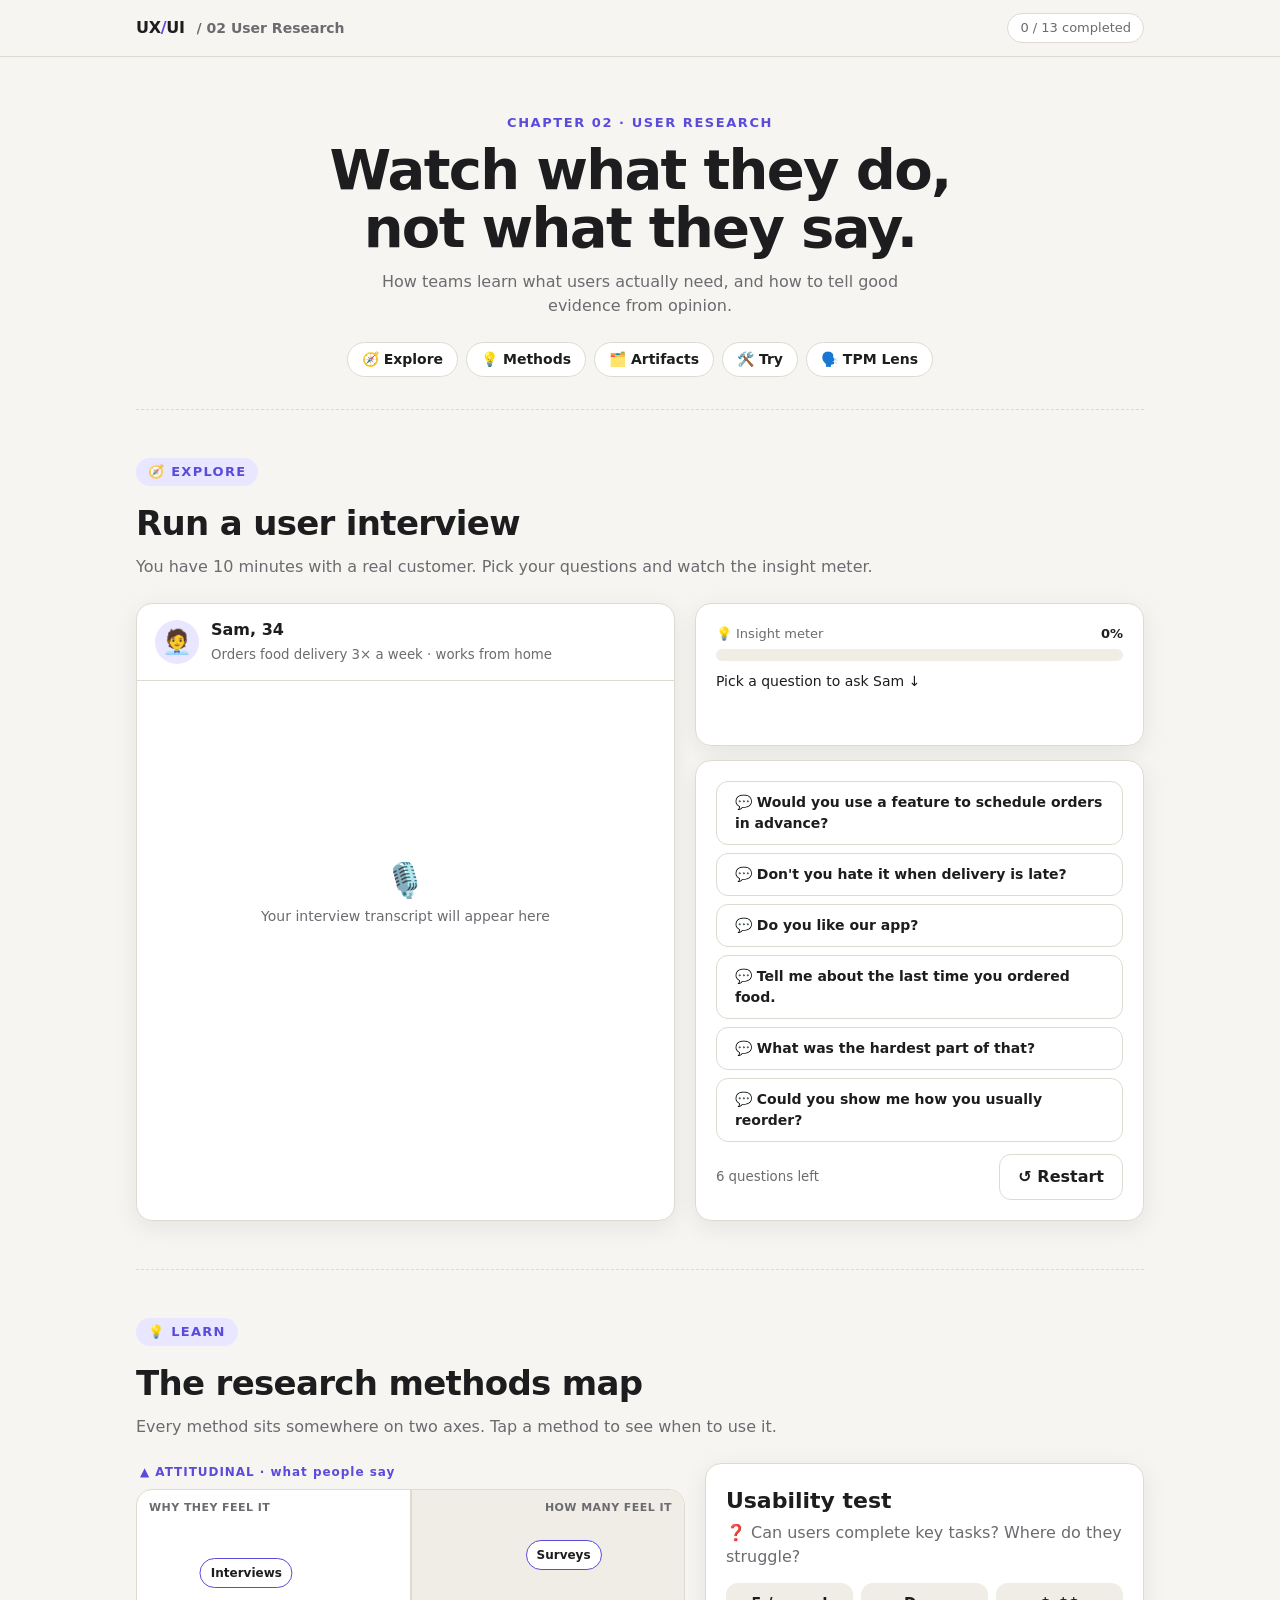
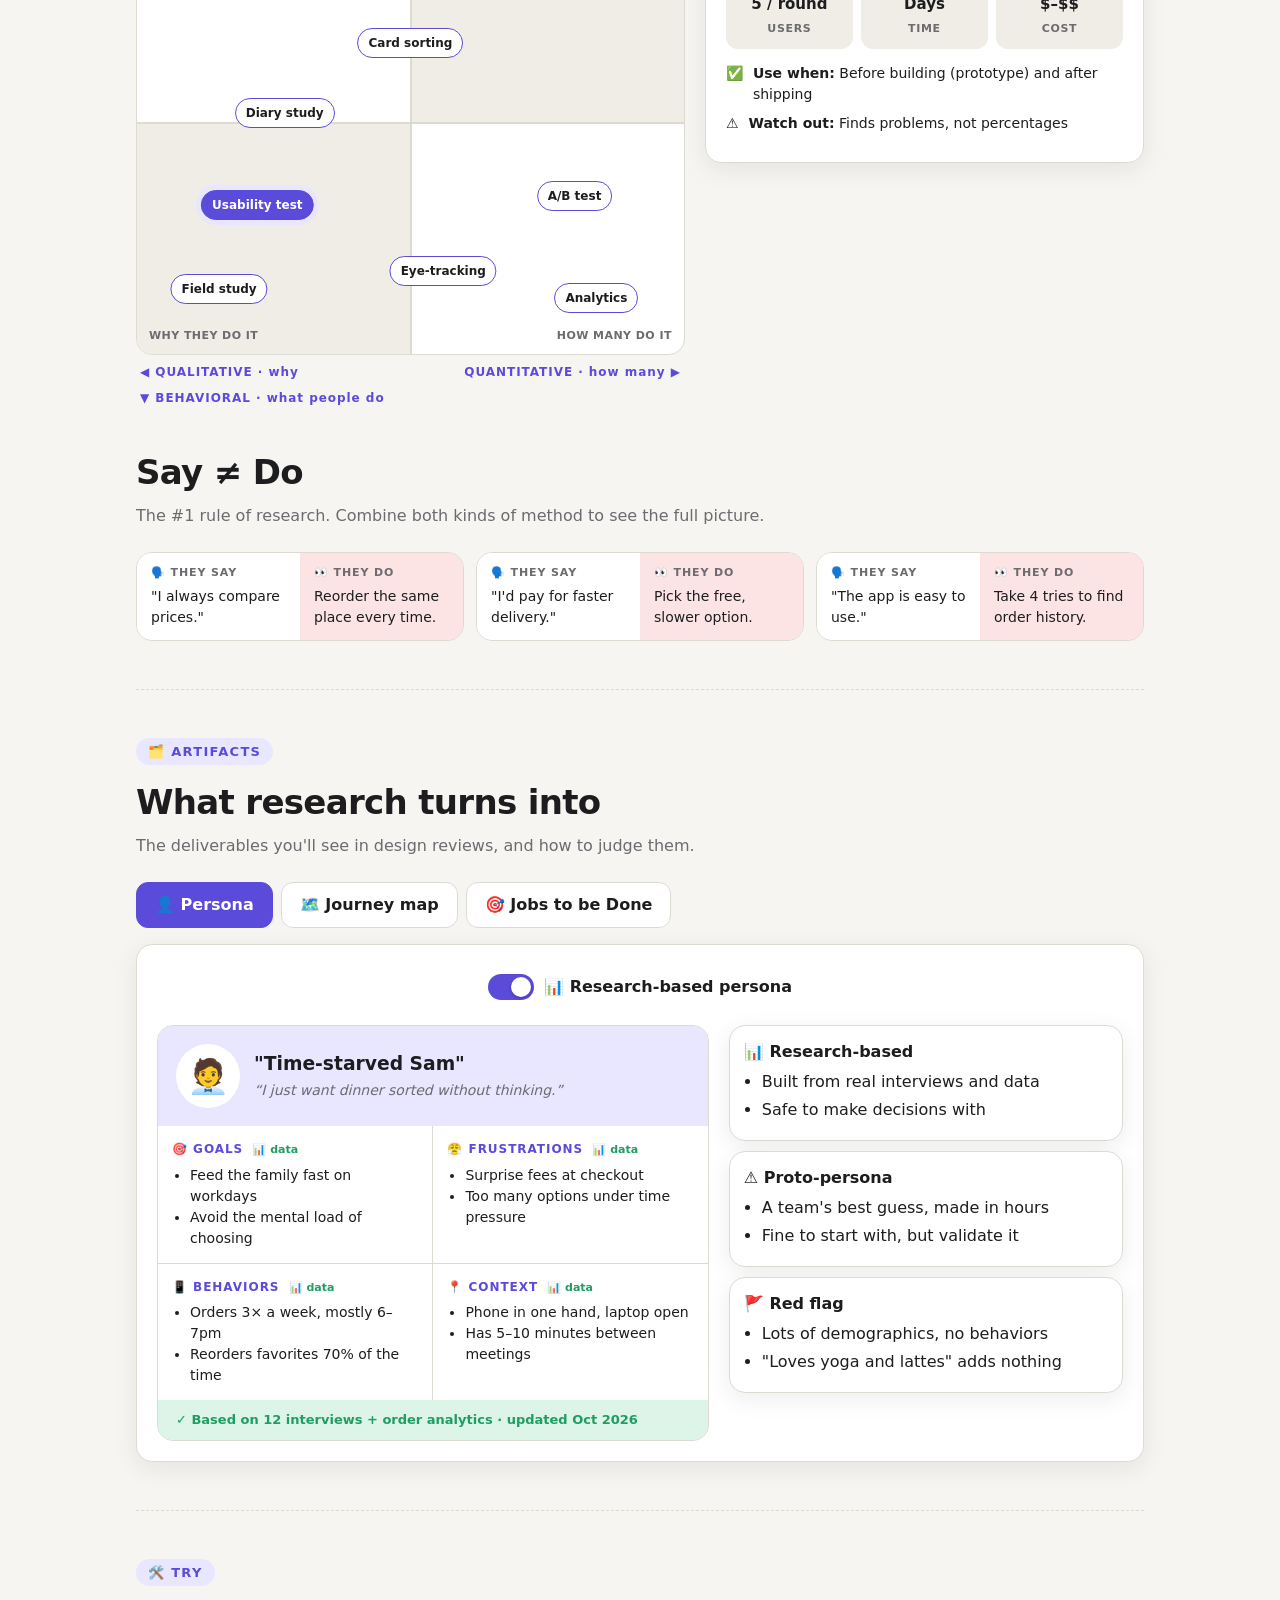
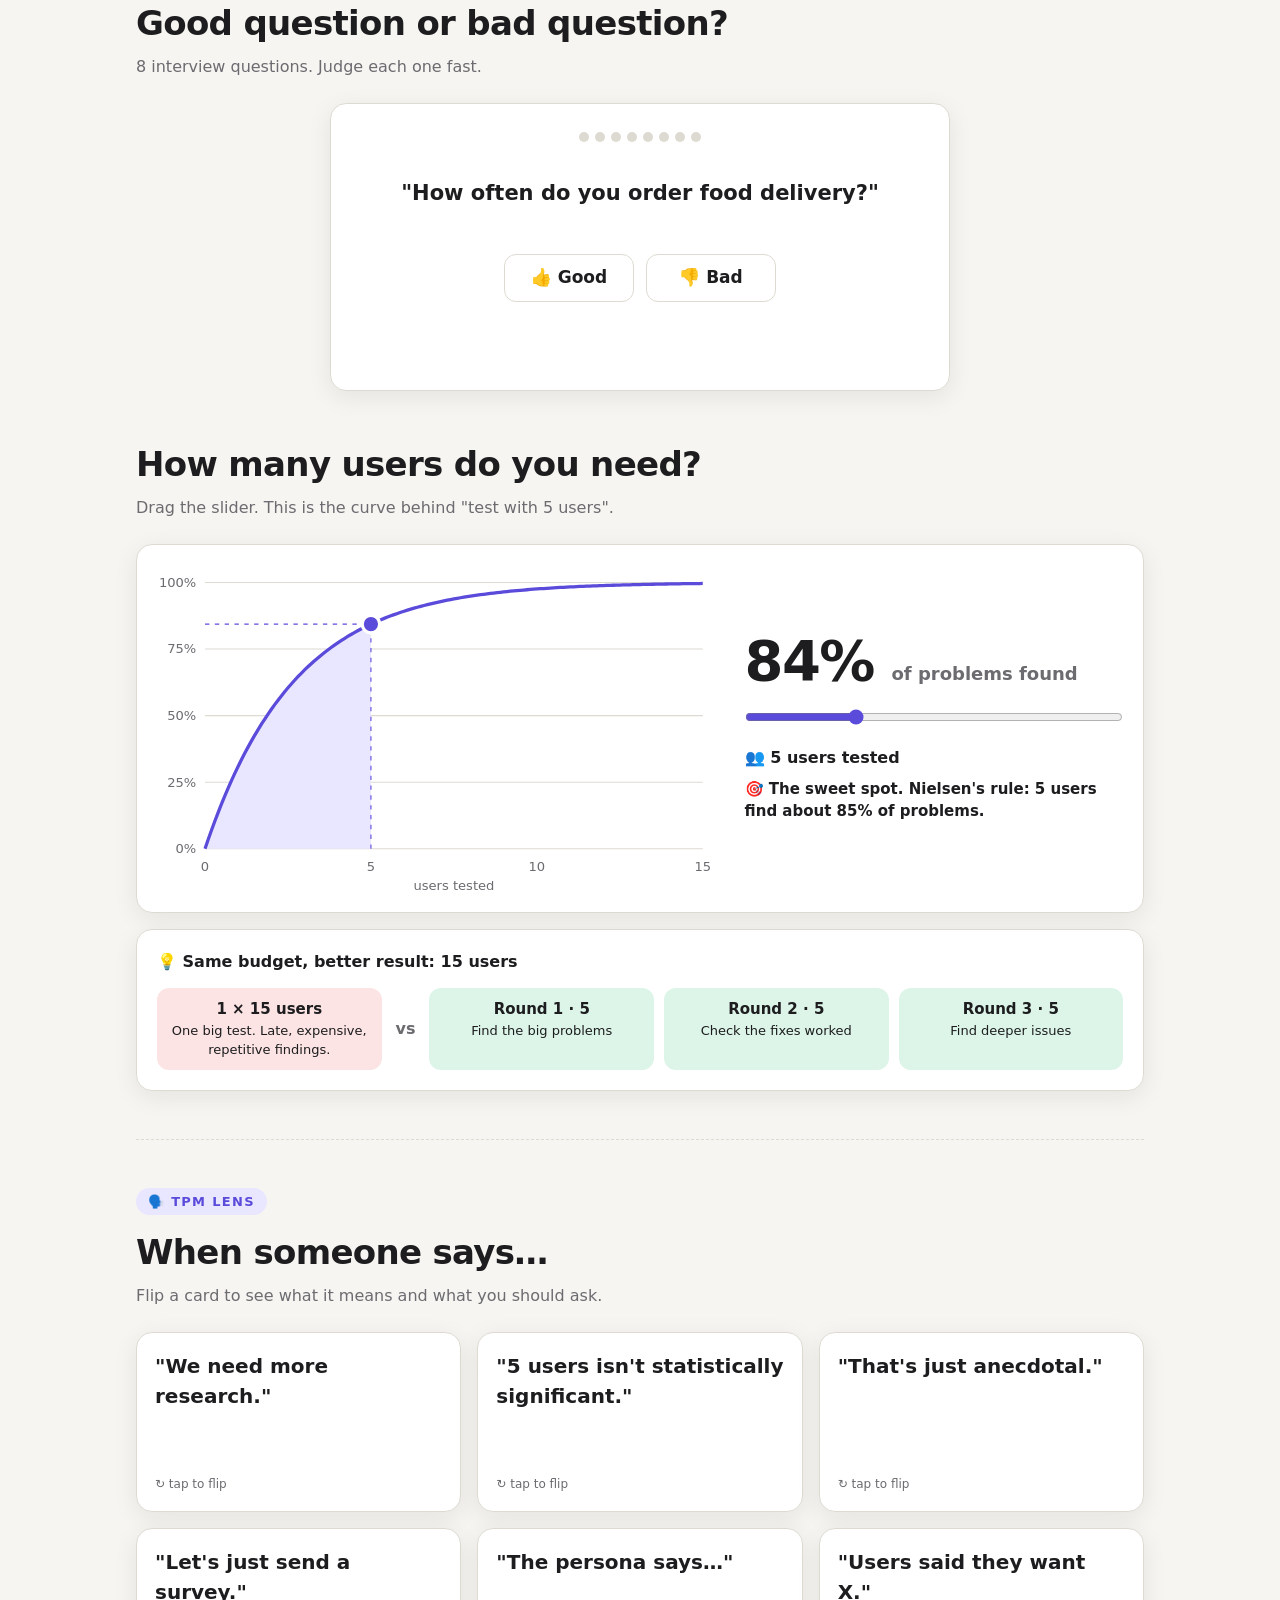
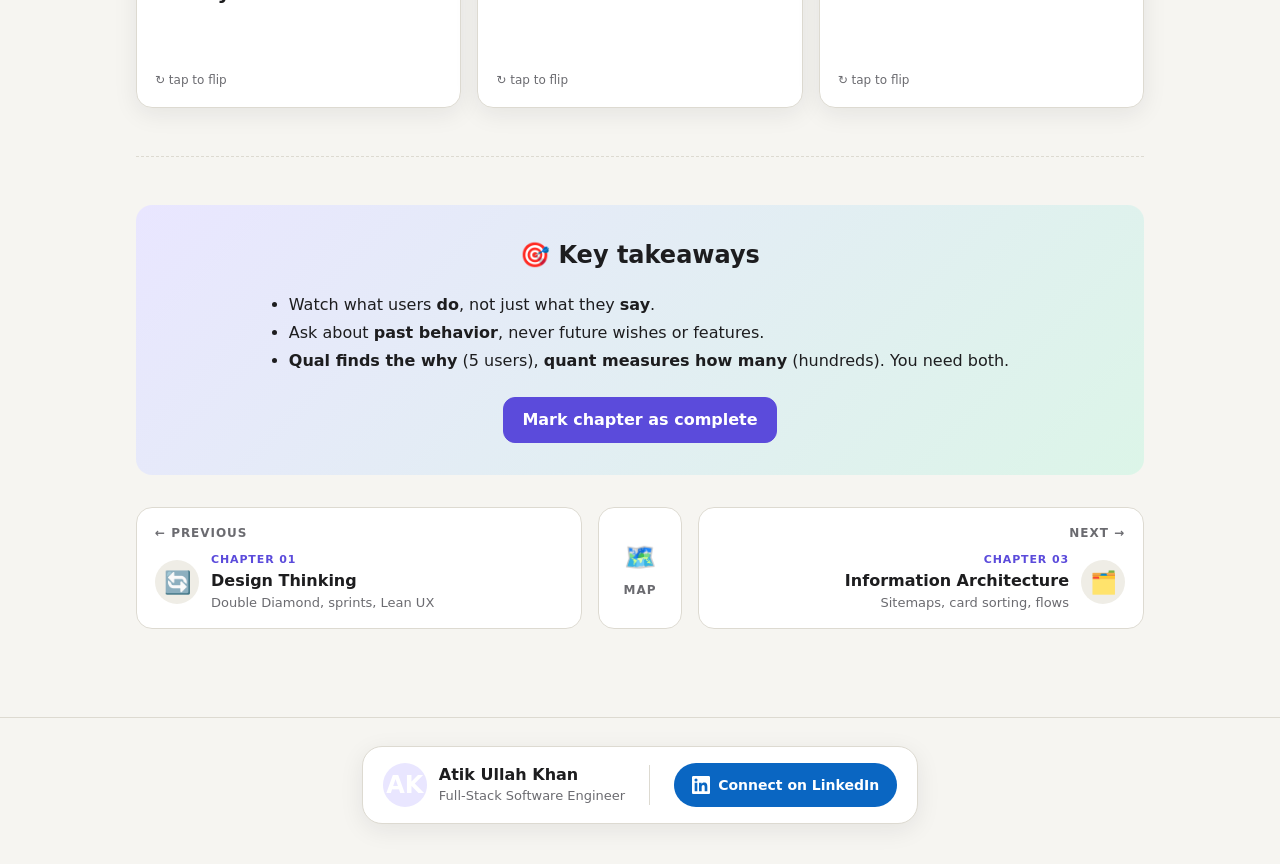
<file: chapters/02-user-research.html>
<!doctype html>
<html lang="en">
<head>
  <meta charset="utf-8">
  <meta name="viewport" content="width=device-width, initial-scale=1">
  <link rel="icon" href="../assets/favicon.svg" type="image/svg+xml">
  <title>User Research · UX/UI</title>
  <link rel="stylesheet" href="../assets/style.css?v=4">
  <style data-page>
    /* ---------- Explore: interview simulator ---------- */
    .sim { display: grid; grid-template-columns: minmax(0, 1.2fr) minmax(0, 1fr); gap: 20px; align-items: stretch; }
    @media (max-width: 700px) { .sim { grid-template-columns: 1fr; } }
    .chat { display: flex; flex-direction: column; padding: 0; overflow: hidden; }
    .chat-head { display: flex; gap: 12px; align-items: center; padding: 14px 18px; border-bottom: 1px solid var(--line); }
    .avatar { width: 44px; height: 44px; border-radius: 50%; display: grid; place-items: center; font-size: 24px; background: var(--accent-soft); flex: none; }
    .chat-head b { display: block; }
    .chat-head small { color: var(--muted); }
    .chat-log { flex: 1; display: flex; flex-direction: column; gap: 10px; padding: 16px; min-height: 340px; max-height: 420px; overflow-y: auto; }
    .bubble { max-width: 85%; padding: 10px 14px; border-radius: 16px; font-size: 15px; animation: pop .3s ease; }
    .bubble.q { align-self: flex-end; background: var(--accent); color: #fff; border-bottom-right-radius: 4px; }
    .bubble.a { align-self: flex-start; background: var(--surface-2); border-bottom-left-radius: 4px; }
    .bubble .tag { display: inline-block; margin-top: 6px; }
    .chat-empty { margin: auto; text-align: center; color: var(--muted); font-size: 14px; }
    .chat-empty div { font-size: 34px; }
    @keyframes pop { from { opacity: 0; transform: translateY(8px); } }
    .tag { font-size: 11px; font-weight: 800; padding: 2px 9px; border-radius: 999px; letter-spacing: .03em; }
    .tag.good { background: var(--good-soft); color: var(--good); }
    .tag.bad { background: var(--bad-soft); color: var(--bad); }

    .side { display: flex; flex-direction: column; gap: 14px; }
    .qlist { display: flex; flex-direction: column; gap: 8px; }
    .qbtn { text-align: left; font-weight: 600; font-size: 14px; }
    .qbtn:disabled { opacity: .4; cursor: default; }
    .meter-lbl { display: flex; justify-content: space-between; font-size: 13px; color: var(--muted); margin-bottom: 6px; }
    .meter-lbl b { color: var(--text); }
    .meter { height: 12px; border-radius: 999px; background: var(--surface-2); overflow: hidden; }
    .meter i { display: block; height: 100%; width: 0; background: linear-gradient(90deg, var(--accent), var(--good)); transition: width .6s; }
    .why { font-size: 14px; min-height: 44px; margin-top: 10px; }
    .insights { display: flex; flex-direction: column; gap: 6px; margin-top: 10px; }
    .insights div { font-size: 13px; background: var(--good-soft); padding: 6px 10px; border-radius: 10px; animation: pop .3s ease; }
    .sim-foot { display: flex; justify-content: space-between; align-items: center; gap: 10px; }

    /* ---------- Learn: methods landscape ---------- */
    .land { display: grid; grid-template-columns: minmax(0, 1.25fr) minmax(0, 1fr); gap: 20px; align-items: start; }
    @media (max-width: 700px) { .land { grid-template-columns: 1fr; } }
    .plot { position: relative; aspect-ratio: 1 / .85; border-radius: var(--radius); background: var(--surface); border: 1px solid var(--line); overflow: hidden; }
    .plot .qd { position: absolute; width: 50%; height: 50%; padding: 10px 12px; font-size: 11px; font-weight: 700; color: var(--muted); letter-spacing: .04em; }
    .plot .qd:nth-child(1) { left: 0; top: 0; }
    .plot .qd:nth-child(2) { right: 0; top: 0; text-align: right; background: var(--surface-2); }
    .plot .qd:nth-child(3) { left: 0; bottom: 0; display: flex; align-items: flex-end; background: var(--surface-2); }
    .plot .qd:nth-child(4) { right: 0; bottom: 0; display: flex; align-items: flex-end; justify-content: flex-end; }
    .axis-x, .axis-y { position: absolute; background: var(--line); }
    .axis-x { left: 0; right: 0; top: 50%; height: 2px; }
    .axis-y { top: 0; bottom: 0; left: 50%; width: 2px; }
    .ax-lbl { display: flex; justify-content: space-between; font-size: 12px; font-weight: 800; letter-spacing: .08em; color: var(--accent); margin: 8px 4px 0; }
    .ax-lbl.v { margin: 0 4px 8px; }
    .dot {
      position: absolute; transform: translate(-50%, -50%);
      font: inherit; font-size: 12px; font-weight: 700; white-space: nowrap; cursor: pointer;
      padding: 5px 10px; border-radius: 999px; border: 1.5px solid var(--accent);
      background: var(--surface); color: var(--text); transition: background .2s, color .2s, box-shadow .2s;
    }
    /* Invisible padding grows each pill to a ≥44px touch target without changing its look */
    .dot::after { content: ""; position: absolute; inset: -9px -4px; }
    .dot:hover { box-shadow: 0 0 0 4px var(--accent-soft); }
    .toggle { min-height: 44px; }
    .dot.active { background: var(--accent); color: #fff; box-shadow: 0 0 0 5px var(--accent-soft); }
    .m-panel h3 { margin: 0 0 4px; font-size: 22px; }
    .m-panel .ans { color: var(--muted); margin-bottom: 14px; }
    .stats { display: grid; grid-template-columns: repeat(3, 1fr); gap: 8px; margin-bottom: 14px; }
    .stat { background: var(--surface-2); border-radius: 12px; padding: 10px; text-align: center; }
    .stat b { display: block; font-size: 15px; }
    .stat span { font-size: 11px; color: var(--muted); text-transform: uppercase; letter-spacing: .06em; font-weight: 700; }
    .m-panel .row { display: flex; gap: 10px; margin: 8px 0; font-size: 14px; }
    .m-panel .row > span:first-child { flex: none; }
    .saydo { display: grid; grid-template-columns: repeat(auto-fit, minmax(240px, 1fr)); gap: 12px; margin-top: 24px; }
    .sd { display: grid; grid-template-columns: 1fr 1fr; border-radius: var(--radius); overflow: hidden; border: 1px solid var(--line); }
    .sd > div { padding: 12px 14px; font-size: 14px; }
    .sd .say { background: var(--surface); }
    .sd .do { background: var(--bad-soft); }
    .sd small { display: block; font-size: 11px; font-weight: 800; letter-spacing: .08em; color: var(--muted); margin-bottom: 4px; }

    /* ---------- Learn 2: artifacts ---------- */
    .tabs { display: flex; gap: 8px; flex-wrap: wrap; margin-bottom: 16px; }
    .tabs .btn.active { background: var(--accent); border-color: var(--accent); color: #fff; }
    .persona-wrap { display: grid; grid-template-columns: minmax(0, 1.4fr) minmax(0, 1fr); gap: 20px; align-items: start; }
    @media (max-width: 700px) { .persona-wrap { grid-template-columns: 1fr; } }
    .persona { border: 1px solid var(--line); border-radius: var(--radius); overflow: hidden; }
    .persona-top { display: flex; gap: 14px; align-items: center; padding: 18px; background: var(--accent-soft); }
    .persona-top .avatar { width: 64px; height: 64px; font-size: 34px; background: var(--surface); }
    .persona-top h3 { margin: 0; }
    .persona-top q { font-style: italic; color: var(--muted); font-size: 14px; }
    .persona-grid { display: grid; grid-template-columns: repeat(2, minmax(0, 1fr)); gap: 1px; background: var(--line); }
    .persona-grid > div { background: var(--surface); padding: 14px; }
    .persona-grid h4 { margin: 0 0 6px; font-size: 12px; text-transform: uppercase; letter-spacing: .08em; color: var(--accent); }
    .persona-grid ul { margin: 0; padding-left: 18px; font-size: 14px; }
    .src { font-size: 11px; font-weight: 700; margin-left: 4px; white-space: nowrap; text-transform: none; letter-spacing: 0; }
    .src.real { color: var(--good); }
    .src.fake { color: var(--warn); }
    .persona-src { padding: 10px 18px; font-size: 13px; font-weight: 700; }
    .persona-src.real { background: var(--good-soft); color: var(--good); }
    .persona-src.fake { background: var(--bad-soft); color: var(--bad); }
    .vs-list { display: flex; flex-direction: column; gap: 10px; }
    .vs-list .card { padding: 14px; }
    .vs-list h4 { margin: 0 0 6px; }

    .jm svg { width: 100%; height: auto; display: block; }
    .jm .curve { fill: none; stroke: var(--accent); stroke-width: 3; }
    .jm .zero { stroke: var(--line); stroke-dasharray: 4 6; }
    .jm .pt { stroke: var(--surface); stroke-width: 3; transition: r .2s; pointer-events: none; }
    .jm .hit { fill: transparent; cursor: pointer; }
    .jm .pt.pos { fill: var(--good); }
    .jm .pt.neg { fill: var(--bad); }
    .jm .pt.neu { fill: var(--muted); }
    .jm .pt.active { stroke: var(--accent); stroke-width: 4; }
    .jm text { fill: var(--text); font-family: var(--font); font-size: 13px; font-weight: 700; }
    .jm .face { font-size: 20px; }
    .jm .muted-t { fill: var(--muted); font-size: 11px; font-weight: 700; letter-spacing: .08em; }
    .jm-detail { display: grid; grid-template-columns: repeat(4, minmax(0, 1fr)); gap: 12px; margin-top: 12px; }
    @media (max-width: 700px) { .jm-detail { grid-template-columns: 1fr 1fr; } }
    .jm-detail > div { background: var(--surface-2); border-radius: 12px; padding: 12px; font-size: 14px; }
    .jm-detail h4 { margin: 0 0 4px; font-size: 11px; letter-spacing: .08em; text-transform: uppercase; color: var(--muted); }
    .jm-detail .pain { background: var(--bad-soft); }
    .jm-detail .opp { background: var(--good-soft); }

    .jtbd-formula { display: flex; flex-wrap: wrap; gap: 10px; justify-content: center; margin: 6px 0 18px; }
    .jtbd-formula > div { flex: 1 1 200px; border-radius: var(--radius); padding: 16px; text-align: center; border: 1px solid var(--line); }
    .jtbd-formula small { display: block; font-size: 11px; font-weight: 800; letter-spacing: .1em; color: var(--accent); margin-bottom: 6px; }
    .jtbd-formula b { font-size: 17px; }
    .jtbd-formula > div:nth-child(1) { background: var(--accent-soft); }
    .jtbd-formula > div:nth-child(2) { background: var(--surface-2); }
    .jtbd-formula > div:nth-child(3) { background: var(--good-soft); }
    .jtbd-compare { display: grid; grid-template-columns: repeat(auto-fit, minmax(240px, 1fr)); gap: 12px; }
    .jtbd-compare .card { padding: 14px; }
    .jtbd-compare h4 { margin: 0 0 6px; }
    .center { text-align: center; }

    /* ---------- Try: spot the bad question ---------- */
    .quiz-card { text-align: center; max-width: 620px; margin: 0 auto; }
    .quiz-q { font-size: 21px; font-weight: 700; min-height: 80px; display: grid; place-items: center; margin: 12px 0 20px; }
    .quiz-btns { display: flex; gap: 12px; justify-content: center; }
    .quiz-btns .btn { min-width: 130px; font-size: 17px; }
    .quiz-fb { min-height: 52px; margin-top: 16px; font-weight: 600; }
    .quiz-fb.good { color: var(--good); }
    .quiz-fb.bad { color: var(--bad); }
    .dots { display: flex; gap: 6px; justify-content: center; margin-top: 8px; }
    .dots i { width: 10px; height: 10px; border-radius: 50%; background: var(--line); }
    .dots i.good { background: var(--good); }
    .dots i.bad { background: var(--bad); }

    /* ---------- Try: how many users ---------- */
    .nn { display: grid; grid-template-columns: minmax(0, 1.5fr) minmax(0, 1fr); gap: 20px; align-items: center; }
    @media (max-width: 700px) { .nn { grid-template-columns: 1fr; } }
    .nn svg { width: 100%; height: auto; display: block; }
    .nn .grid-l { stroke: var(--line); }
    .nn .area { fill: var(--accent-soft); }
    .nn .curve { fill: none; stroke: var(--accent); stroke-width: 3; }
    .nn .guide { stroke: var(--accent); stroke-dasharray: 4 5; }
    .nn .mark { fill: var(--accent); stroke: var(--surface); stroke-width: 3; }
    .nn .five { fill: var(--good); }
    .nn text { fill: var(--muted); font-family: var(--font); font-size: 12px; }
    .big { font-size: 56px; font-weight: 800; letter-spacing: -0.03em; line-height: 1; }
    .big small { font-size: 18px; color: var(--muted); font-weight: 600; letter-spacing: 0; }
    .nn input[type=range] { width: 100%; height: 44px; accent-color: var(--accent); margin: 6px 0 0; }
    .nn-msg { font-size: 15px; font-weight: 600; min-height: 46px; }
    .rounds { display: flex; gap: 10px; flex-wrap: wrap; margin-top: 14px; }
    .round { flex: 1; min-width: 90px; text-align: center; padding: 10px; border-radius: 12px; background: var(--surface-2); font-size: 13px; }
    .round b { display: block; font-size: 15px; }
    .vs-sep { align-self: center; font-weight: 800; color: var(--muted); padding: 0 4px; }

    /* ---------- TPM lens ---------- */
    .say-t { font-size: 20px; font-weight: 700; }
    .flip-back .lbl { font-size: 11px; font-weight: 800; letter-spacing: .1em; text-transform: uppercase; color: var(--accent); margin-top: 8px; }
    .flip-back .lbl:first-child { margin-top: 0; }
    .flip-back p { margin: 2px 0; font-size: 14px; }
  </style>
</head>
<body>
  <header class="topbar">
    <div class="wrap">
      <a class="brand" href="../index.html">UX<span>/</span>UI</a>
      <span class="crumb">/ 02 User Research</span>
      <div class="spacer"></div>
      <div class="progress-pill"></div>
    </div>
  </header>

  <main class="wrap view" id="app">
    <section class="hero">
      <div class="kicker">Chapter 02 · User Research</div>
      <h1>Watch what they do,<br>not what they say.</h1>
      <p>How teams learn what users actually need, and how to tell good evidence from opinion.</p>
      <nav class="stepper">
        <a href="#explore">🧭 Explore</a>
        <a href="#learn">💡 Methods</a>
        <a href="#artifacts">🗂️ Artifacts</a>
        <a href="#try">🛠️ Try</a>
        <a href="#lens">🗣️ TPM Lens</a>
      </nav>
    </section>

    <!-- ================= EXPLORE ================= -->
    <section class="section" id="explore">
      <span class="step-label">🧭 Explore</span>
      <h2>Run a user interview</h2>
      <p class="sub">You have 10 minutes with a real customer. Pick your questions and watch the insight meter.</p>

      <div class="sim">
        <div class="card chat">
          <div class="chat-head">
            <div class="avatar">🧑‍💼</div>
            <div><b>Sam, 34</b><small>Orders food delivery 3× a week · works from home</small></div>
          </div>
          <div class="chat-log" id="chat-log"></div>
        </div>

        <div class="side">
          <div class="card">
            <div class="meter-lbl"><span>💡 Insight meter</span><b id="ins-val">0%</b></div>
            <div class="meter"><i id="ins-bar"></i></div>
            <div class="why" id="why">Pick a question to ask Sam ↓</div>
            <div class="insights" id="insights"></div>
          </div>
          <div class="card">
            <div class="qlist" id="qlist"></div>
            <div class="sim-foot" style="margin-top:12px">
              <small style="color:var(--muted)" id="q-left"></small>
              <button class="btn" id="sim-reset">↺ Restart</button>
            </div>
          </div>
        </div>
      </div>
    </section>

    <!-- ================= LEARN: METHODS ================= -->
    <section class="section" id="learn">
      <span class="step-label">💡 Learn</span>
      <h2>The research methods map</h2>
      <p class="sub">Every method sits somewhere on two axes. Tap a method to see when to use it.</p>

      <div class="land">
        <div>
          <div class="ax-lbl v"><span>▲ ATTITUDINAL · what people say</span></div>
          <div class="plot" id="plot">
            <div class="qd">WHY THEY FEEL IT</div>
            <div class="qd">HOW MANY FEEL IT</div>
            <div class="qd">WHY THEY DO IT</div>
            <div class="qd">HOW MANY DO IT</div>
            <div class="axis-x"></div><div class="axis-y"></div>
          </div>
          <div class="ax-lbl"><span>◀ QUALITATIVE · why</span><span>QUANTITATIVE · how many ▶</span></div>
          <div class="ax-lbl"><span>▼ BEHAVIORAL · what people do</span></div>
        </div>
        <div class="card m-panel" id="m-panel"></div>
      </div>

      <h2 style="margin-top:40px">Say ≠ Do</h2>
      <p class="sub">The #1 rule of research. Combine both kinds of method to see the full picture.</p>
      <div class="saydo">
        <div class="sd"><div class="say"><small>🗣️ THEY SAY</small>"I always compare prices."</div><div class="do"><small>👀 THEY DO</small>Reorder the same place every time.</div></div>
        <div class="sd"><div class="say"><small>🗣️ THEY SAY</small>"I'd pay for faster delivery."</div><div class="do"><small>👀 THEY DO</small>Pick the free, slower option.</div></div>
        <div class="sd"><div class="say"><small>🗣️ THEY SAY</small>"The app is easy to use."</div><div class="do"><small>👀 THEY DO</small>Take 4 tries to find order history.</div></div>
      </div>
    </section>

    <!-- ================= LEARN: ARTIFACTS ================= -->
    <section class="section" id="artifacts">
      <span class="step-label">🗂️ Artifacts</span>
      <h2>What research turns into</h2>
      <p class="sub">The deliverables you'll see in design reviews, and how to judge them.</p>
      <div class="tabs" id="art-tabs"></div>
      <div class="card" id="art-body"></div>
    </section>

    <!-- ================= TRY ================= -->
    <section class="section" id="try">
      <span class="step-label">🛠️ Try</span>
      <h2>Good question or bad question?</h2>
      <p class="sub">8 interview questions. Judge each one fast.</p>
      <div class="card quiz-card" id="quiz"></div>

      <h2 style="margin-top:48px">How many users do you need?</h2>
      <p class="sub">Drag the slider. This is the curve behind "test with 5 users".</p>
      <div class="card nn">
        <svg viewBox="0 0 520 300" id="nn-svg" role="img" aria-label="Usability problems found vs number of users"></svg>
        <div>
          <div class="big"><span id="nn-pct">85%</span> <small>of problems found</small></div>
          <input type="range" min="1" max="15" value="5" id="nn-range" aria-label="Number of test users">
          <div style="font-weight:700;margin-bottom:8px">👥 <span id="nn-n">5</span> users tested</div>
          <div class="nn-msg" id="nn-msg"></div>
        </div>
      </div>
      <div class="card" style="margin-top:16px">
        <b>💡 Same budget, better result: 15 users</b>
        <div class="rounds">
          <div class="round" style="background:var(--bad-soft)"><b>1 × 15 users</b>One big test. Late, expensive, repetitive findings.</div>
          <div class="vs-sep">vs</div>
          <div class="round" style="background:var(--good-soft)"><b>Round 1 · 5</b>Find the big problems</div>
          <div class="round" style="background:var(--good-soft)"><b>Round 2 · 5</b>Check the fixes worked</div>
          <div class="round" style="background:var(--good-soft)"><b>Round 3 · 5</b>Find deeper issues</div>
        </div>
      </div>
    </section>

    <!-- ================= TPM LENS ================= -->
    <section class="section" id="lens">
      <span class="step-label">🗣️ TPM Lens</span>
      <h2>When someone says…</h2>
      <p class="sub">Flip a card to see what it means and what you should ask.</p>
      <div class="grid grid-3" id="lens-cards"></div>
    </section>

    <!-- ================= WRAP ================= -->
    <section class="section">
      <div class="done-banner">
        <h3>🎯 Key takeaways</h3>
        <ul class="bullets" style="display:inline-block;text-align:left;margin:8px 0 20px">
          <li>Watch what users <b>do</b>, not just what they <b>say</b>.</li>
          <li>Ask about <b>past behavior</b>, never future wishes or features.</li>
          <li><b>Qual finds the why</b> (5 users), <b>quant measures how many</b> (hundreds). You need both.</li>
        </ul>
        <div><button class="btn primary" id="mark-done">Mark chapter as complete</button></div>
      </div>
      <nav class="chapter-nav"></nav>
    </section>
  </main>

  <footer class="footer">Built step by step · Progress is saved in your browser</footer>

  <script type="text/page-script">
    /* ---------- Explore: interview simulator ---------- */
    const QS = [
      { q: "Would you use a feature to schedule orders in advance?", type: "Hypothetical", good: false, pts: 0,
        a: "Oh sure, that sounds useful!",
        why: "People are bad at predicting their future behavior. A polite \"yes\" isn't usage." },
      { q: "Don't you hate it when delivery is late?", type: "Leading", good: false, pts: 0,
        a: "Uh… yeah, I guess so?",
        why: "It puts the answer in Sam's mouth. You learn your own opinion back." },
      { q: "Do you like our app?", type: "Closed", good: false, pts: 0,
        a: "Yeah, it's fine.",
        why: "Yes/no questions end the conversation. And people are polite to your face." },
      { q: "Tell me about the last time you ordered food.", type: "Open · past behavior", good: true, pts: 35,
        a: "Last Tuesday. I had 10 minutes between calls and the kids were hungry. I scrolled forever, gave up and just reordered the same pizza.",
        insight: "Decision fatigue: under time pressure, Sam reorders instead of choosing.",
        why: "A specific, real past moment produces stories and real details." },
      { q: "What was the hardest part of that?", type: "Follow-up probe", good: true, pts: 35,
        a: "Honestly? The total. The fees only showed up at the very end and I almost cancelled.",
        insight: "Hidden fees at checkout create anxiety and near-abandonment.",
        why: "Probing deeper on a real story is where the gold is." },
      { q: "Could you show me how you usually reorder?", type: "Observation", good: true, pts: 30,
        a: "[opens app] I go to Profile… Orders… scroll… hmm, where's the button? Oh, it's hidden in here.",
        insight: "Reorder exists but is hard to find. Sam never mentioned that until doing it.",
        why: "Watching beats asking. Say ≠ do, live." },
    ];
    let asked = [], insight = 0;
    const log = document.getElementById("chat-log");
    function renderSim(last) {
      document.getElementById("qlist").innerHTML = QS.map((x, i) =>
        `<button class="btn qbtn" data-q="${i}" ${asked.includes(i) ? "disabled" : ""}>💬 ${x.q}</button>`).join("");
      document.getElementById("q-left").textContent = `${QS.length - asked.length} questions left`;
      document.getElementById("ins-val").textContent = insight + "%";
      document.getElementById("ins-bar").style.width = insight + "%";
      log.innerHTML = asked.length ? asked.map(i => {
        const x = QS[i];
        return `<div class="bubble q">${x.q}</div>
          <div class="bubble a">${x.a}<br><span class="tag ${x.good ? "good" : "bad"}">${x.good ? "✓" : "✗"} ${x.type}</span></div>`;
      }).join("") : `<div class="chat-empty"><div>🎙️</div>Your interview transcript will appear here</div>`;
      log.scrollTop = log.scrollHeight;
      const why = document.getElementById("why");
      if (last === undefined) why.textContent = "Pick a question to ask Sam ↓";
      else {
        const x = QS[last];
        why.innerHTML = `<span class="tag ${x.good ? "good" : "bad"}">${x.good ? "+" + x.pts + "% insight" : "+0% insight"}</span> ${x.why}`;
      }
      if (asked.length === QS.length) why.innerHTML += `<br><br><b>🏁 3 open questions found 3 real problems. 3 closed ones found nothing.</b>`;
      document.getElementById("insights").innerHTML = asked.filter(i => QS[i].insight).map(i => `<div>💡 ${QS[i].insight}</div>`).join("");
    }
    document.getElementById("qlist").onclick = e => {
      const b = e.target.closest("[data-q]");
      if (!b || b.disabled) return;
      const i = +b.dataset.q;
      asked.push(i); insight += QS[i].pts;
      renderSim(i);
    };
    document.getElementById("sim-reset").onclick = () => { asked = []; insight = 0; renderSim(); };
    renderSim();

    /* ---------- Learn: methods map ---------- */
    // x: 0 = qualitative, 100 = quantitative · y: 0 = attitudinal, 100 = behavioral
    const METHODS = [
      { name: "Interviews", x: 20, y: 18, ans: "What do users need, and why?", n: "5–8 / segment", time: "1–2 weeks", cost: "$",
        when: "Early discovery, before any design", warn: "What people say ≠ what they do" },
      { name: "Surveys", x: 78, y: 14, ans: "How many users feel this way?", n: "100+", time: "1–2 weeks", cost: "$",
        when: "Measuring at scale what interviews found", warn: "Bad questions give you bad data at scale" },
      { name: "Card sorting", x: 50, y: 33, ans: "How do users group and name content?", n: "15–30", time: "Days", cost: "$",
        when: "Designing navigation and menus", warn: "Open sort to explore, closed sort to validate" },
      { name: "Diary study", x: 27, y: 48, ans: "How does behavior change over days or weeks?", n: "10–15", time: "2–4 weeks", cost: "$$",
        when: "Habits and long journeys", warn: "Participants drop out, so recruit extra" },
      { name: "Usability test", x: 22, y: 68, ans: "Can users complete key tasks? Where do they struggle?", n: "5 / round", time: "Days", cost: "$–$$",
        when: "Before building (prototype) and after shipping", warn: "Finds problems, not percentages" },
      { name: "Field study", x: 15, y: 86, ans: "How do users work in their real environment?", n: "4–12", time: "Weeks", cost: "$$$",
        when: "Complex workflows, B2B, unfamiliar domains", warn: "Expensive, but uncovers what no one thinks to mention" },
      { name: "Eye-tracking", x: 56, y: 82, ans: "Where do people actually look?", n: "~30 for heatmaps", time: "1–2 weeks", cost: "$$$",
        when: "Fine-tuning landing pages and dense layouts", warn: "Rarely worth it for most teams" },
      { name: "A/B test", x: 80, y: 66, ans: "Which version performs better?", n: "Thousands", time: "1–4 weeks", cost: "$$",
        when: "Optimizing a live product with real traffic", warn: "Tells you what wins, never why" },
      { name: "Analytics", x: 84, y: 88, ans: "What are users doing, at scale?", n: "All users", time: "Ongoing", cost: "$",
        when: "Spotting drop-offs, then asking why with qual", warn: "Only as good as your event tracking" },
    ];
    let mActive = 4;
    const plot = document.getElementById("plot");
    plot.insertAdjacentHTML("beforeend", METHODS.map((m, i) =>
      `<button class="dot" data-m="${i}" style="left:${m.x}%;top:${m.y}%">${m.name}</button>`).join(""));
    function renderMethod() {
      plot.querySelectorAll(".dot").forEach(d => d.classList.toggle("active", +d.dataset.m === mActive));
      const m = METHODS[mActive];
      document.getElementById("m-panel").innerHTML = `
        <h3>${m.name}</h3>
        <div class="ans">❓ ${m.ans}</div>
        <div class="stats">
          <div class="stat"><b>${m.n}</b><span>Users</span></div>
          <div class="stat"><b>${m.time}</b><span>Time</span></div>
          <div class="stat"><b>${m.cost}</b><span>Cost</span></div>
        </div>
        <div class="row"><span>✅</span><span><b>Use when:</b> ${m.when}</span></div>
        <div class="row"><span>⚠️</span><span><b>Watch out:</b> ${m.warn}</span></div>`;
    }
    plot.onclick = e => { const d = e.target.closest("[data-m]"); if (d) { mActive = +d.dataset.m; renderMethod(); } };
    renderMethod();

    /* ---------- Learn 2: artifacts ---------- */
    let artTab = 0, realPersona = true, jmActive = 3, jtbdI = 0;
    const PERSONA = {
      goals: ["Feed the family fast on workdays", "Avoid the mental load of choosing"],
      pains: ["Surprise fees at checkout", "Too many options under time pressure"],
      behav: ["Orders 3× a week, mostly 6–7pm", "Reorders favorites 70% of the time"],
      context: ["Phone in one hand, laptop open", "Has 5–10 minutes between meetings"],
    };
    const JM = [
      { s: "Hungry", e: 0, face: "😐", doing: "Realizes there's no dinner plan", think: "\"Ugh, what are we eating?\"", pain: "No quick idea of what to eat", opp: "Smart suggestions at 6pm" },
      { s: "Browse", e: 1, face: "🙂", doing: "Opens the app, scrolls restaurants", think: "\"So many choices…\"", pain: "Endless scrolling", opp: "Personal favorites first" },
      { s: "Choose", e: -1, face: "😕", doing: "Switches between 4 menus", think: "\"I don't have time for this.\"", pain: "Decision fatigue", opp: "One-tap reorder" },
      { s: "Checkout", e: -2, face: "😠", doing: "Sees fees appear at the last step", think: "\"Why is it $9 more?!\"", pain: "Hidden fees, almost cancels", opp: "Show the full price upfront" },
      { s: "Wait", e: -1, face: "😟", doing: "Checks the app 6 times", think: "\"Where is it?\"", pain: "No live updates", opp: "Live tracking map" },
      { s: "Eat", e: 2, face: "😋", doing: "Family eats together", think: "\"Finally.\"", pain: "None, but no prompt to rate", opp: "One-tap rating and reorder" },
    ];
    const JTBD = [
      ["When I'm hungry with no time to decide", "I want to get a meal I know I'll like", "so I can get back to work without stress"],
      ["When my order is running late", "I want to know exactly where it is", "so I can plan the next 20 minutes"],
      ["When I'm feeding my family on a budget", "I want to see the full price before I commit", "so I don't feel tricked"],
    ];
    function renderArt() {
      document.getElementById("art-tabs").innerHTML = ["👤 Persona", "🗺️ Journey map", "🎯 Jobs to be Done"].map((t, i) =>
        `<button class="btn ${i === artTab ? "active" : ""}" data-tab="${i}">${t}</button>`).join("");
      const body = document.getElementById("art-body");
      if (artTab === 0) {
        const src = realPersona ? `<span class="src real">📊 data</span>` : `<span class="src fake">⚠️ guess</span>`;
        const list = (k) => `<ul>${PERSONA[k].map(x => `<li>${x}</li>`).join("")}</ul>`;
        body.innerHTML = `
          <div style="display:flex;justify-content:center;margin-bottom:16px">
            <label class="toggle"><input type="checkbox" id="p-toggle" ${realPersona ? "checked" : ""}><span class="track"></span>${realPersona ? "📊 Research-based persona" : "⚠️ Proto-persona (assumptions)"}</label>
          </div>
          <div class="persona-wrap">
            <div class="persona">
              <div class="persona-top"><div class="avatar">🧑‍💼</div>
                <div><h3>"Time-starved Sam"</h3><q>I just want dinner sorted without thinking.</q></div></div>
              <div class="persona-grid">
                <div><h4>🎯 Goals ${src}</h4>${list("goals")}</div>
                <div><h4>😤 Frustrations ${src}</h4>${list("pains")}</div>
                <div><h4>📱 Behaviors ${src}</h4>${list("behav")}</div>
                <div><h4>📍 Context ${src}</h4>${list("context")}</div>
              </div>
              <div class="persona-src ${realPersona ? "real" : "fake"}">${realPersona
                ? "✓ Based on 12 interviews + order analytics · updated Oct 2026"
                : "✗ Written in a workshop from team assumptions · never validated"}</div>
            </div>
            <div class="vs-list">
              <div class="card"><h4>📊 Research-based</h4><ul class="bullets"><li>Built from real interviews and data</li><li>Safe to make decisions with</li></ul></div>
              <div class="card"><h4>⚠️ Proto-persona</h4><ul class="bullets"><li>A team's best guess, made in hours</li><li>Fine to start with, but validate it</li></ul></div>
              <div class="card"><h4>🚩 Red flag</h4><ul class="bullets"><li>Lots of demographics, no behaviors</li><li>"Loves yoga and lattes" adds nothing</li></ul></div>
            </div>
          </div>`;
      } else if (artTab === 1) {
        const W = 700, X0 = 60, step = (W - 2 * X0) / (JM.length - 1);
        const pts = JM.map((j, i) => ({ x: X0 + i * step, y: 120 - j.e * 40 }));
        const d = pts.reduce((acc, p, i) => i === 0 ? `M ${p.x} ${p.y}` : `${acc} C ${pts[i - 1].x + step / 2} ${pts[i - 1].y}, ${p.x - step / 2} ${p.y}, ${p.x} ${p.y}`, "");
        const j = JM[jmActive];
        body.innerHTML = `
          <div class="jm">
            <svg viewBox="0 0 ${W} 250" role="img" aria-label="Customer journey emotion curve">
              <text class="muted-t" x="6" y="44">😊 HAPPY</text>
              <text class="muted-t" x="6" y="204">😠 UPSET</text>
              <line class="zero" x1="${X0 - 20}" x2="${W - X0 + 20}" y1="120" y2="120"/>
              <path class="curve" d="${d}"/>
              ${pts.map((p, i) => `
                <text class="face" x="${p.x}" y="${p.y - 18}" text-anchor="middle">${JM[i].face}</text>
                <circle class="pt ${JM[i].e > 0 ? "pos" : JM[i].e < 0 ? "neg" : "neu"} ${i === jmActive ? "active" : ""}" cx="${p.x}" cy="${p.y}" r="${i === jmActive ? 11 : 8}"/>
                <rect class="hit" data-jm="${i}" x="${p.x - step / 2}" y="20" width="${step}" height="230"/>
                <text x="${p.x}" y="240" text-anchor="middle" style="${i === jmActive ? "fill:var(--accent)" : ""}">${JM[i].s}</text>`).join("")}
            </svg>
            <div class="jm-detail">
              <div><h4>🏃 Doing</h4>${j.doing}</div>
              <div><h4>💭 Thinking</h4>${j.think}</div>
              <div class="pain"><h4>😤 Pain point</h4>${j.pain}</div>
              <div class="opp"><h4>✨ Opportunity</h4>${j.opp}</div>
            </div>
            <p class="center" style="color:var(--muted);font-size:13px;margin:14px 0 0">Tap any stage. The lowest points are where to invest first.</p>
          </div>`;
      } else {
        const [w, i2, s] = JTBD[jtbdI];
        body.innerHTML = `
          <div class="jtbd-formula">
            <div><small>WHEN…</small><b>${w}</b></div>
            <div><small>I WANT TO…</small><b>${i2}</b></div>
            <div><small>SO I CAN…</small><b>${s}</b></div>
          </div>
          <div class="center" style="margin-bottom:18px"><button class="btn" id="jtbd-next">↻ Another job (${jtbdI + 1}/${JTBD.length})</button></div>
          <div class="jtbd-compare">
            <div class="card"><h4>📝 User story</h4><ul class="bullets"><li>"As a parent, I want filters…"</li><li>Starts from a <b>person</b> and a feature</li></ul></div>
            <div class="card"><h4>🎯 Job story (JTBD)</h4><ul class="bullets"><li>Starts from the <b>situation</b> and motivation</li><li>Leaves room for better solutions</li></ul></div>
            <div class="card"><h4>🔩 The classic line</h4><ul class="bullets"><li>"People don't want a ¼-inch drill. They want a ¼-inch hole."</li><li>Theodore Levitt</li></ul></div>
          </div>`;
      }
    }
    const artSec = document.getElementById("artifacts");
    artSec.addEventListener("click", e => {
      const t = e.target.closest("[data-tab]"), p = e.target.closest("[data-jm]");
      if (t) { artTab = +t.dataset.tab; renderArt(); }
      if (p) { jmActive = +p.dataset.jm; renderArt(); }
      if (e.target.closest("#jtbd-next")) { jtbdI = (jtbdI + 1) % JTBD.length; renderArt(); }
    });
    artSec.addEventListener("change", e => { if (e.target.id === "p-toggle") { realPersona = e.target.checked; renderArt(); } });
    renderArt();

    /* ---------- Try: good or bad question ---------- */
    const QUIZ = [
      ["\"How often do you order food delivery?\"", true, "A simple factual warm-up. Fine to start with."],
      ["\"Wouldn't one-tap reorder make things easier?\"", false, "Leading and hypothetical. You've already given the answer."],
      ["\"Walk me through the last time a delivery went wrong.\"", true, "A specific past event. You'll get real details."],
      ["\"How much would you pay for premium delivery?\"", false, "People can't predict what they'd pay. Test with real prices instead."],
      ["\"What do you do when you can't decide what to eat?\"", true, "Open and about behavior. Lets them tell their own story."],
      ["\"Do you like the new design, yes or no?\"", false, "Closed and about opinion. Observe them using it instead."],
      ["\"Why did you pick that restaurant?\"", true, "A good probe into their reasoning, right after a real action."],
      ["\"What features should we build next?\"", false, "Users are experts in their problems, not in solutions. Ask about pains."],
    ];
    let qi = 0, results = [];
    const quiz = document.getElementById("quiz");
    function renderQuiz(fb) {
      const dots = QUIZ.map((_, i) => `<i class="${results[i] === true ? "good" : results[i] === false ? "bad" : ""}"></i>`).join("");
      if (qi >= QUIZ.length) {
        const score = results.filter(Boolean).length;
        quiz.innerHTML = `<div class="dots">${dots}</div>
          <div class="quiz-q">${score >= 7 ? "🏆" : score >= 5 ? "👍" : "🌱"} ${score} / ${QUIZ.length}</div>
          <p style="color:var(--muted)">Rule of thumb: <b>past, specific, open</b> = good. <b>Future, leading, yes/no</b> = bad.</p>
          <button class="btn primary" data-retry>Try again</button>`;
        return;
      }
      quiz.innerHTML = `<div class="dots">${dots}</div>
        <div class="quiz-q">${QUIZ[qi][0]}</div>
        <div class="quiz-btns">
          <button class="btn" data-answer="1">👍 Good</button>
          <button class="btn" data-answer="0">👎 Bad</button>
        </div>
        <div class="quiz-fb ${fb ? fb.cls : ""}">${fb ? fb.text : ""}</div>`;
    }
    quiz.onclick = e => {
      const btn = e.target.closest("button");
      if (!btn) return;
      if (btn.dataset.answer !== undefined) {
        const [, good, why] = QUIZ[qi];
        const ok = (btn.dataset.answer === "1") === good;
        results[qi] = ok; qi++;
        renderQuiz({ cls: ok ? "good" : "bad", text: `${ok ? "✓ Right!" : "✗ Not quite."} ${good ? "Good question:" : "Bad question:"} ${why}` });
      }
      if (btn.hasAttribute("data-retry")) { qi = 0; results = []; renderQuiz(); }
    };
    renderQuiz();

    /* ---------- Try: how many users (Nielsen & Landauer, L = 31%) ---------- */
    const found = n => 1 - Math.pow(1 - 0.31, n);
    const svg = document.getElementById("nn-svg");
    const PX = { l: 44, r: 500, t: 16, b: 260 };
    const sx = n => PX.l + (n / 15) * (PX.r - PX.l);
    const sy = p => PX.b - p * (PX.b - PX.t);
    function renderNN() {
      const n = +document.getElementById("nn-range").value;
      const p = found(n);
      const curve = [...Array(151)].map((_, i) => `${i ? "L" : "M"} ${sx(i / 10)} ${sy(found(i / 10))}`).join(" ");
      const area = [...Array(n * 10 + 1)].map((_, i) => `L ${sx(i / 10)} ${sy(found(i / 10))}`).join(" ");
      svg.innerHTML = `
        ${[0, .25, .5, .75, 1].map(v => `<line class="grid-l" x1="${PX.l}" x2="${PX.r}" y1="${sy(v)}" y2="${sy(v)}"/><text x="${PX.l - 8}" y="${sy(v) + 4}" text-anchor="end">${v * 100}%</text>`).join("")}
        ${[0, 5, 10, 15].map(v => `<text x="${sx(v)}" y="${PX.b + 20}" text-anchor="middle">${v}</text>`).join("")}
        <text x="${(PX.l + PX.r) / 2}" y="${PX.b + 38}" text-anchor="middle">users tested</text>
        <path class="area" d="M ${sx(0)} ${sy(0)} ${area} L ${sx(n)} ${sy(0)} Z"/>
        <path class="curve" d="${curve}"/>
        <circle class="five" cx="${sx(5)}" cy="${sy(found(5))}" r="5"/>
        <line class="guide" x1="${sx(n)}" x2="${sx(n)}" y1="${sy(0)}" y2="${sy(p)}"/>
        <line class="guide" x1="${PX.l}" x2="${sx(n)}" y1="${sy(p)}" y2="${sy(p)}"/>
        <circle class="mark" cx="${sx(n)}" cy="${sy(p)}" r="8"/>`;
      document.getElementById("nn-pct").textContent = Math.round(p * 100) + "%";
      document.getElementById("nn-n").textContent = n;
      document.getElementById("nn-msg").innerHTML =
        n < 3 ? "🌱 Even 1 user beats zero. You'll already spot the worst issues."
        : n <= 5 ? "🎯 The sweet spot. Nielsen's rule: 5 users find about 85% of problems."
        : n <= 8 ? "📉 Diminishing returns. You mostly see the same issues again."
        : "💸 Mostly repeats now. Better to fix, then test 5 more.";
    }
    document.getElementById("nn-range").oninput = renderNN;
    renderNN();

    /* ---------- TPM Lens ---------- */
    const LENS = [
      ["\"We need more research.\"", "Uncertainty is still too high to commit.", "Which decision is blocked, and what's the smallest study that unblocks it?"],
      ["\"5 users isn't statistically significant.\"", "True for quant. But usability tests find problems, not percentages.", "Are we trying to measure how many, or find out why?"],
      ["\"That's just anecdotal.\"", "One story isn't a pattern yet.", "How many participants showed this? Can analytics confirm it?"],
      ["\"Let's just send a survey.\"", "Fast and at scale, but only as good as its questions.", "What did interviews already tell us that this survey will quantify?"],
      ["\"The persona says…\"", "Arguing from a representative user.", "Is this persona from research or assumptions? When was it last updated?"],
      ["\"Users said they want X.\"", "A feature request, which may hide the real need.", "What problem were they trying to solve when they asked for X?"],
    ];
    document.getElementById("lens-cards").innerHTML = LENS.map(([say, means, ask]) => `
      <div class="flip"><div class="flip-inner">
        <div class="flip-face"><div class="say-t">${say}</div><div class="hint">↻ tap to flip</div></div>
        <div class="flip-face flip-back">
          <div class="lbl">It means</div><p>${means}</p>
          <div class="lbl">💬 You ask</div><p>${ask}</p>
        </div>
      </div></div>`).join("");

    initChapter(2);
  </script>
  <script src="../assets/app.js?v=4"></script>
</body>
</html>
</file>
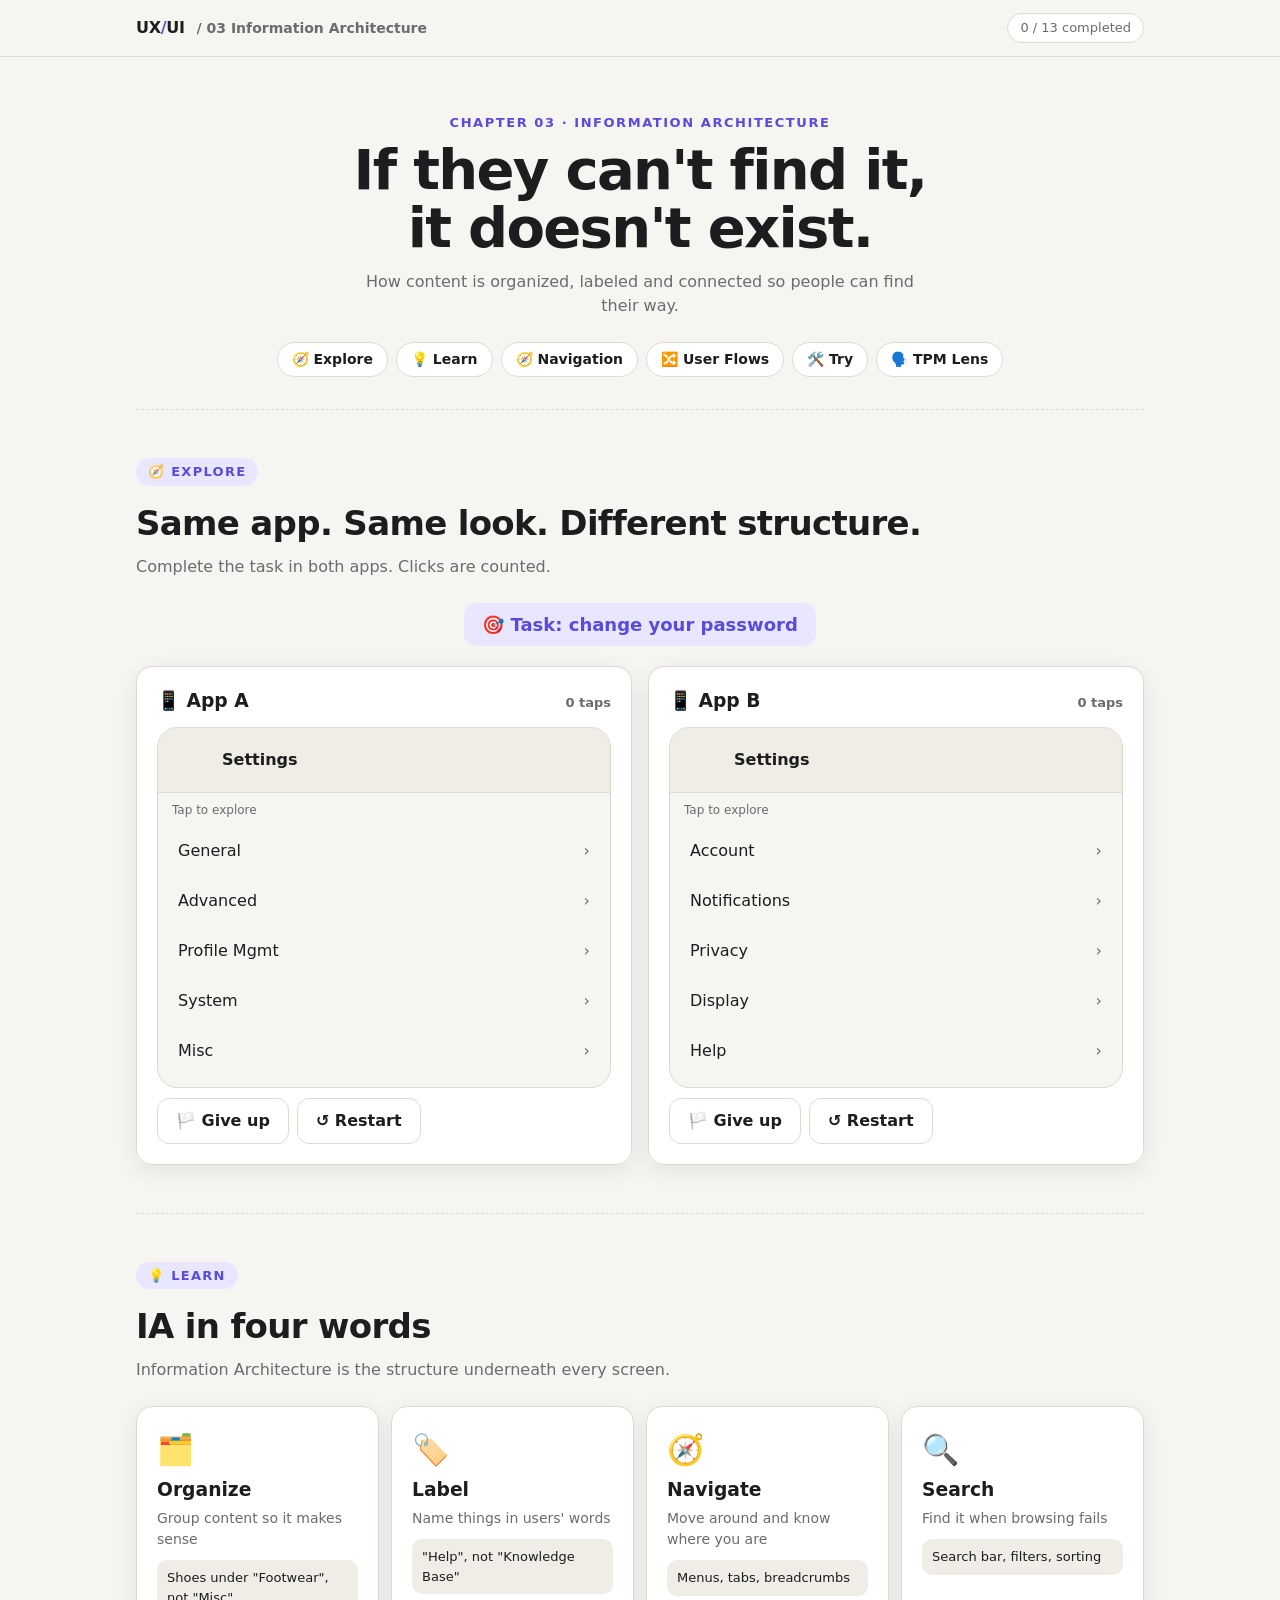
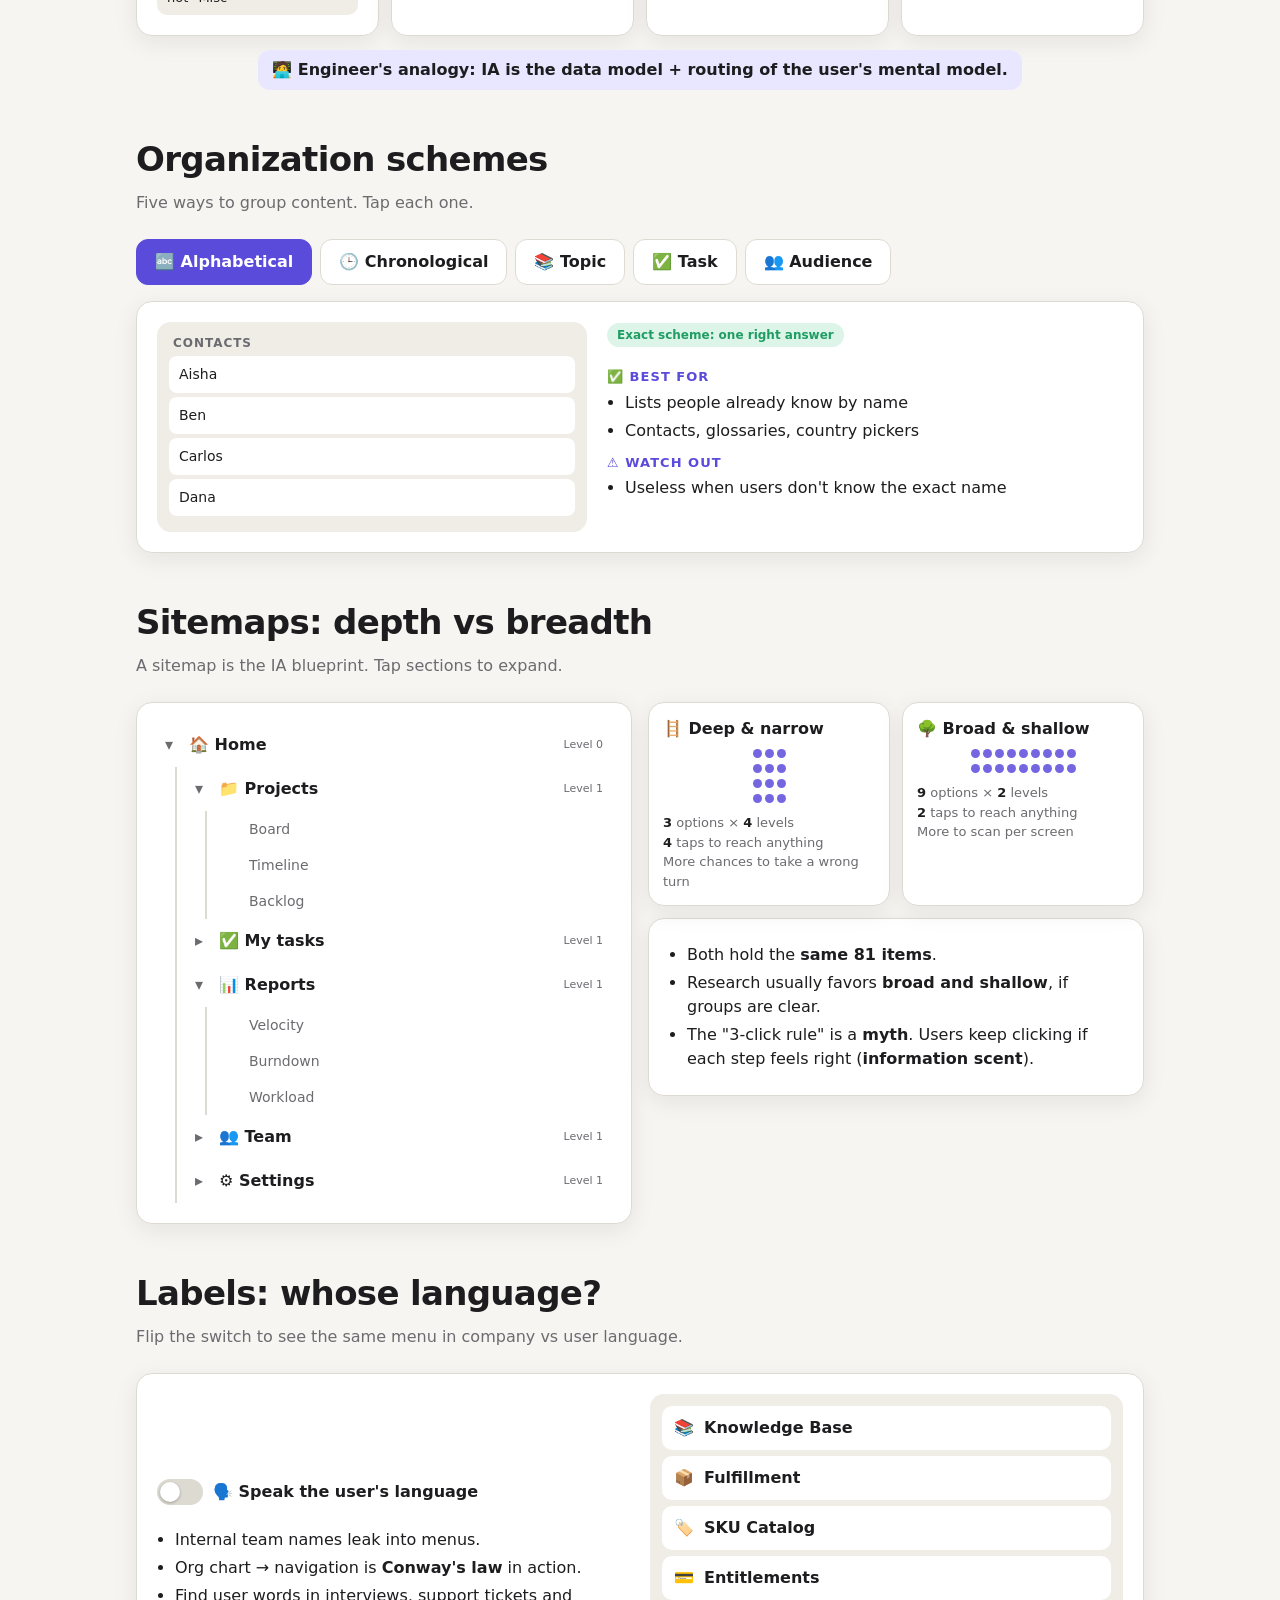
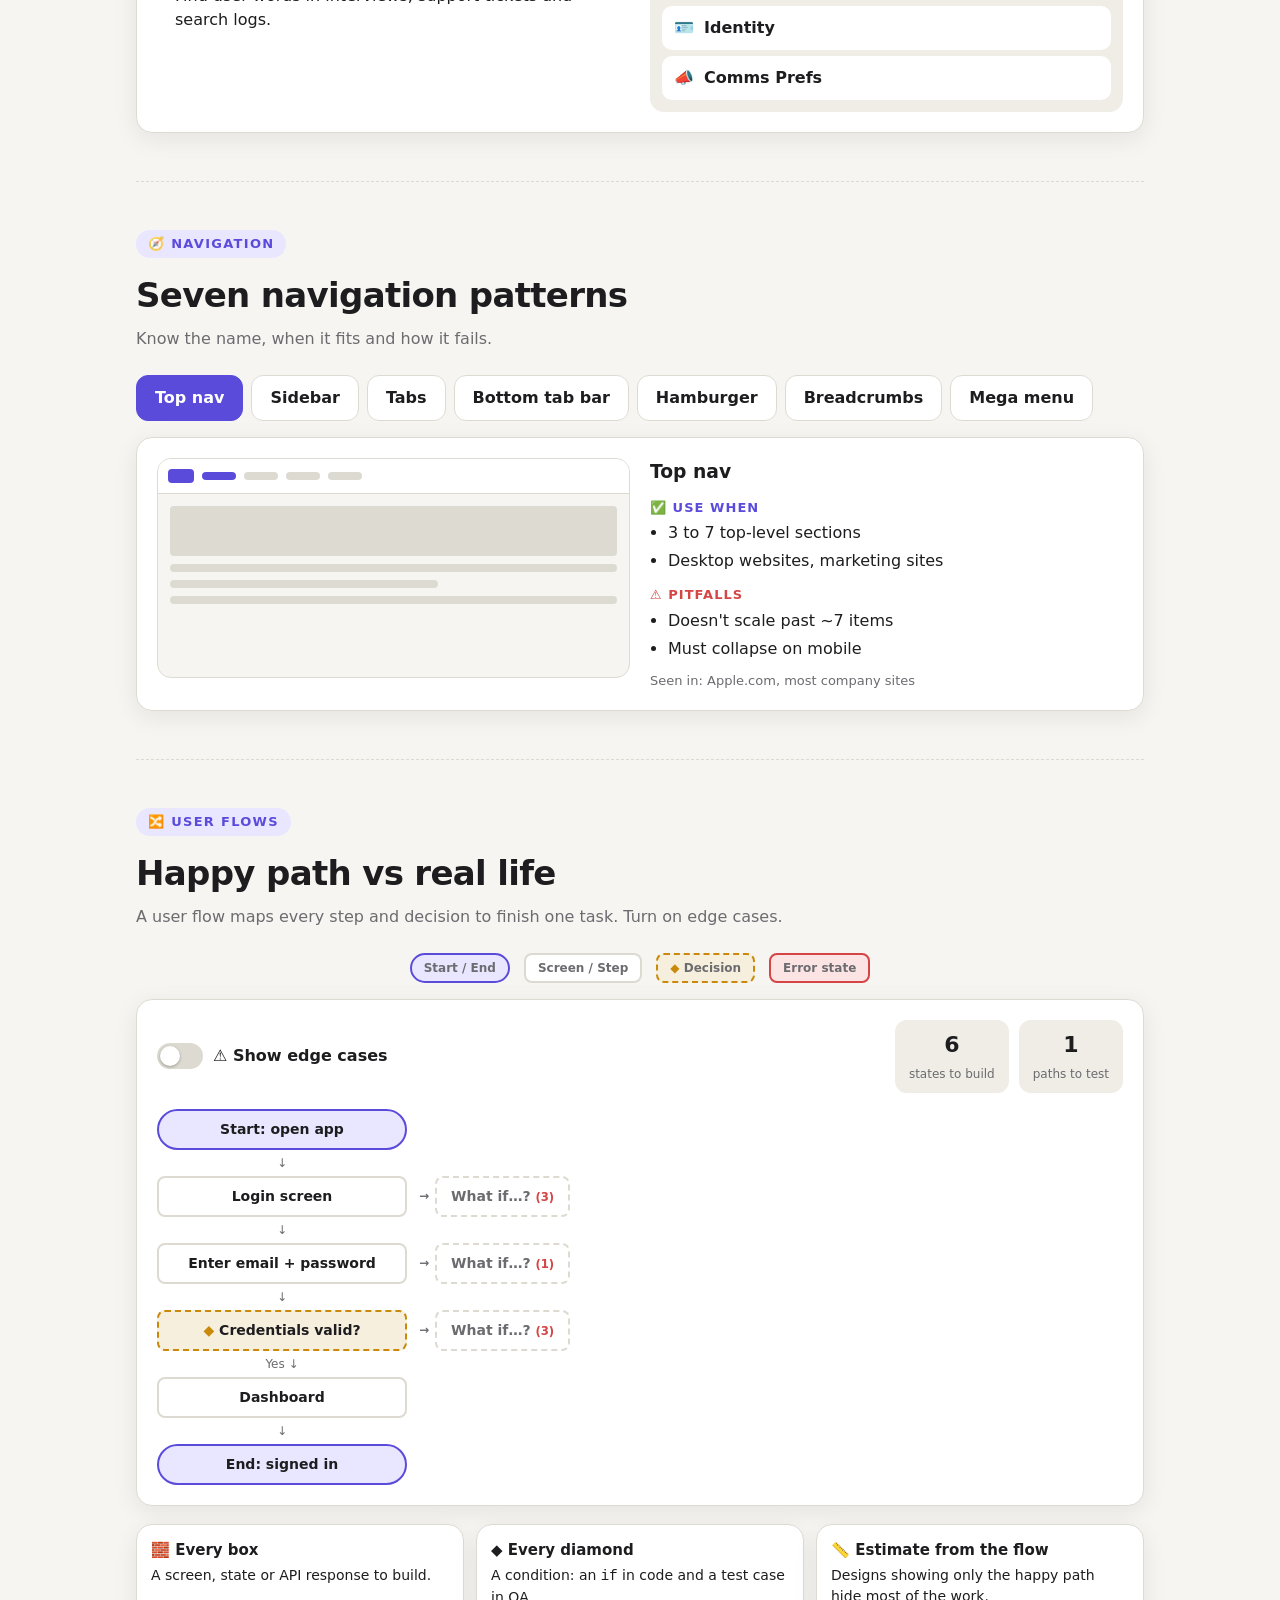
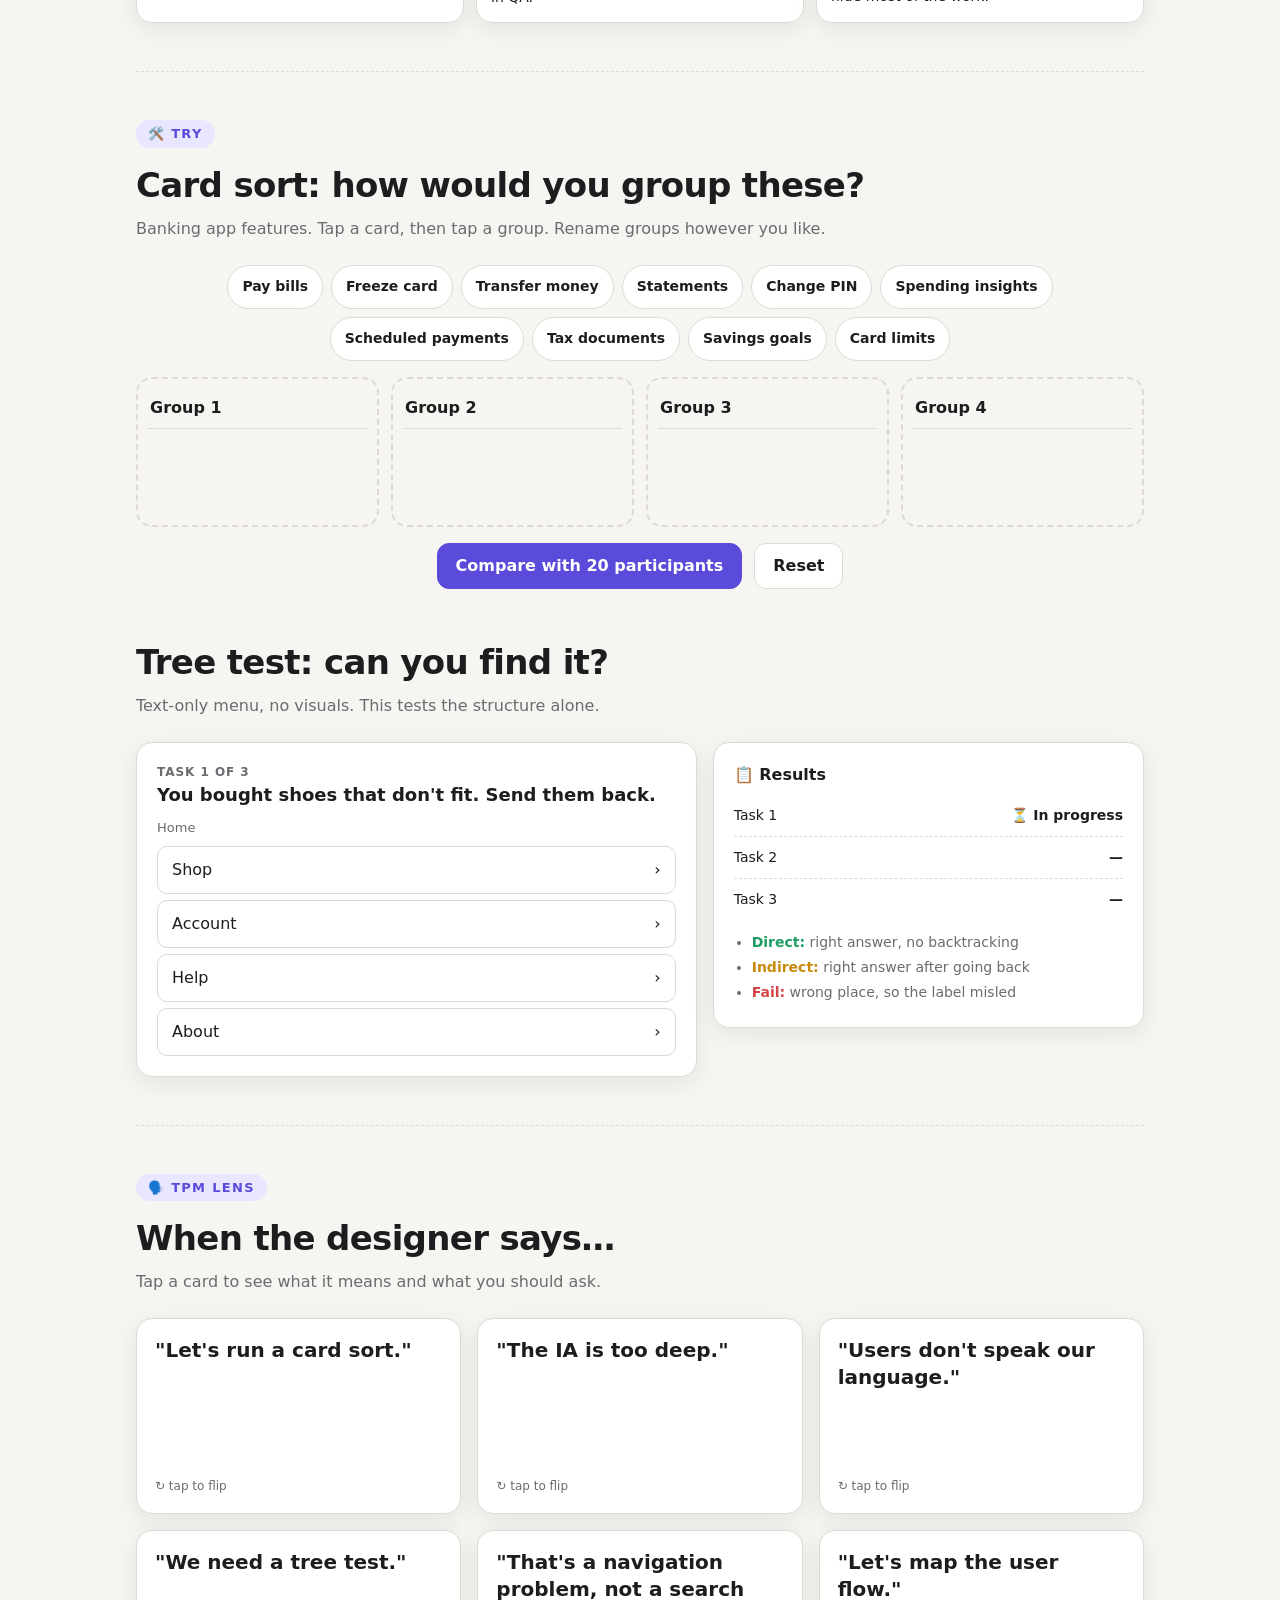
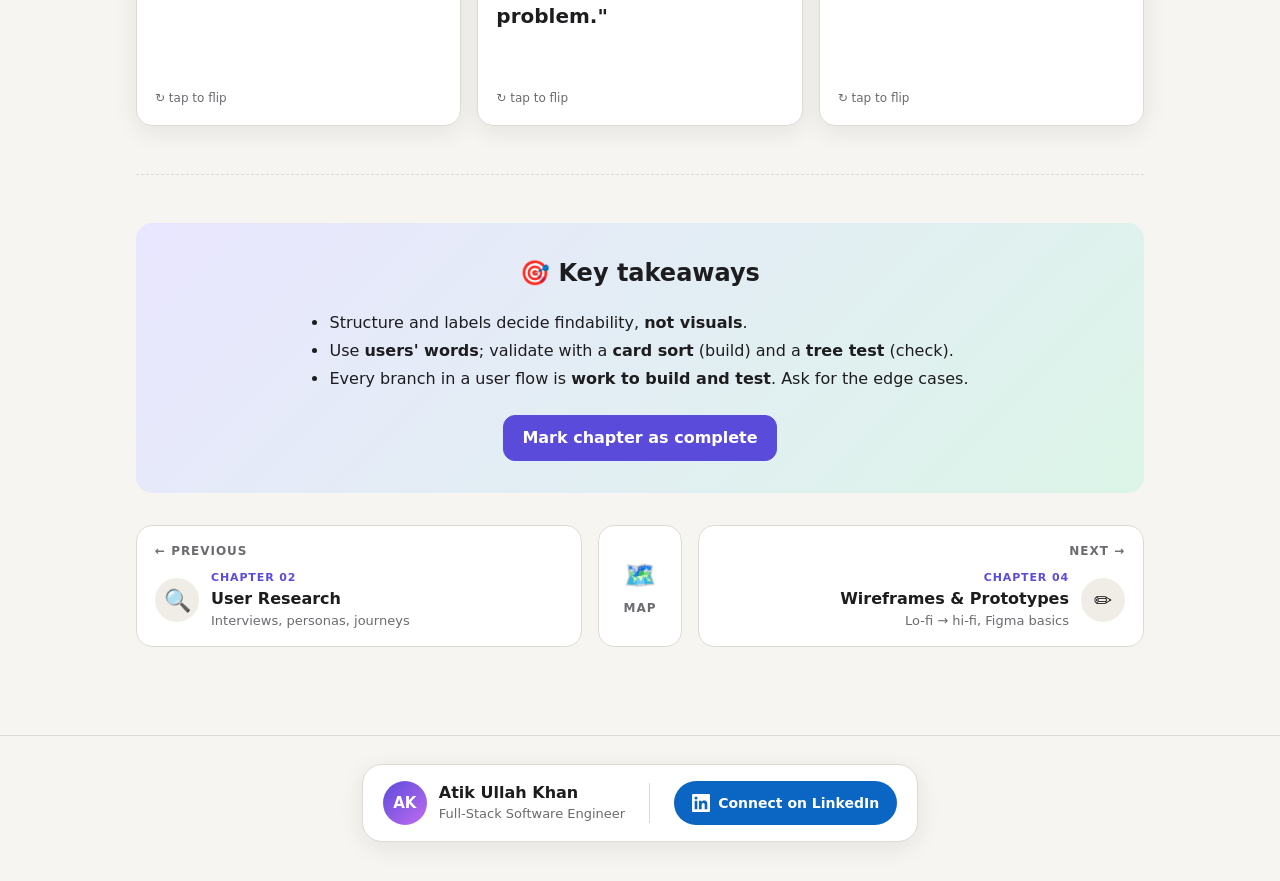
<file: chapters/03-information-architecture.html>
<!doctype html>
<html lang="en">
<head>
  <meta charset="utf-8">
  <meta name="viewport" content="width=device-width, initial-scale=1">
  <link rel="icon" href="../assets/favicon.svg" type="image/svg+xml">
  <title>Information Architecture · UX/UI</title>
  <link rel="stylesheet" href="../assets/style.css?v=4">
  <style data-page>
    /* Touch-friendly: every tappable thing is at least 44px tall */
    #app .btn, #app .chip, #app .tap { min-height: 44px; }

    /* ---------- Explore: find it ---------- */
    .task { text-align: center; margin-bottom: 20px; }
    .task span { display: inline-block; font-size: 18px; font-weight: 800; background: var(--accent-soft); color: var(--accent); padding: 8px 18px; border-radius: 12px; }
    .find { display: grid; grid-template-columns: repeat(2, minmax(0, 1fr)); gap: 16px; }
    @media (max-width: 700px) { .find { grid-template-columns: 1fr; } }
    .find-col h3 { margin: 0 0 4px; display: flex; justify-content: space-between; align-items: baseline; gap: 8px; }
    .find-col h3 small { font-size: 13px; color: var(--muted); font-weight: 600; }
    .phone { border: 1px solid var(--line); border-radius: 20px; overflow: hidden; background: var(--bg); margin-top: 12px; position: relative; min-height: 360px; }
    .ph-head { display: flex; align-items: center; gap: 8px; padding: 10px 12px; background: var(--surface-2); border-bottom: 1px solid var(--line); min-height: 56px; }
    .ph-back { font: inherit; font-size: 22px; line-height: 1; width: 44px; height: 44px; border-radius: 10px; border: 0; background: transparent; color: var(--accent); cursor: pointer; }
    .ph-back[disabled] { visibility: hidden; }
    .ph-title { font-weight: 800; }
    .ph-crumb { font-size: 12px; color: var(--muted); padding: 8px 14px 0; min-height: 26px; }
    .ph-list { list-style: none; margin: 0; padding: 6px 8px 10px; }
    .ph-item { width: 100%; text-align: left; font: inherit; display: flex; justify-content: space-between; align-items: center; gap: 8px; min-height: 48px; padding: 0 12px; margin: 2px 0; border: 0; border-radius: 10px; background: transparent; color: var(--text); cursor: pointer; }
    .ph-item:hover { background: var(--surface-2); }
    .ph-item .chev { color: var(--muted); }
    .ph-item.miss { animation: shake .3s; background: var(--bad-soft); }
    @keyframes shake { 25% { transform: translateX(-4px); } 75% { transform: translateX(4px); } }
    .ph-done { position: absolute; inset: 0; display: grid; place-items: center; text-align: center; padding: 20px; background: color-mix(in srgb, var(--surface) 94%, transparent); animation: fade .3s; }
    @keyframes fade { from { opacity: 0; } }
    .ph-done .big { font-size: 40px; }
    .ph-done .stat { font-size: 22px; font-weight: 800; margin: 6px 0; }
    .ph-done .path { font-size: 13px; color: var(--muted); margin-bottom: 12px; }
    .find-bar { display: flex; gap: 8px; margin-top: 10px; flex-wrap: wrap; }
    .compare { margin-top: 20px; display: grid; grid-template-columns: repeat(3, minmax(0, 1fr)); gap: 12px; text-align: center; }
    .compare .card { padding: 14px; }
    .compare .num { font-size: 26px; font-weight: 800; }
    .compare .lbl { font-size: 13px; color: var(--muted); }
    .why { margin-top: 16px; }

    /* ---------- Learn: pillars ---------- */
    .pillars { display: grid; grid-template-columns: repeat(4, minmax(0, 1fr)); gap: 12px; }
    @media (max-width: 900px) { .pillars { grid-template-columns: repeat(2, minmax(0, 1fr)); } }
    .pillar .ic { font-size: 30px; }
    .pillar h3 { margin: 4px 0; }
    .pillar p { margin: 0; color: var(--muted); font-size: 14px; }
    .pillar .ex { margin-top: 10px; font-size: 13px; background: var(--surface-2); padding: 8px 10px; border-radius: 10px; }
    .analogy { margin-top: 14px; text-align: center; font-weight: 700; }
    .analogy span { background: var(--accent-soft); padding: 8px 14px; border-radius: 12px; display: inline-block; }

    .tabs { display: flex; gap: 8px; flex-wrap: wrap; margin-bottom: 16px; }
    .tabs .btn.active { background: var(--accent); border-color: var(--accent); color: #fff; }
    .scheme { display: grid; grid-template-columns: minmax(0, 1fr) minmax(0, 1.2fr); gap: 20px; align-items: start; }
    @media (max-width: 700px) { .scheme { grid-template-columns: 1fr; } }
    .mini { background: var(--surface-2); border-radius: 14px; padding: 12px; }
    .mini .mh { font-size: 12px; font-weight: 800; color: var(--muted); letter-spacing: .08em; text-transform: uppercase; margin: 8px 4px 4px; }
    .mini .mh:first-child { margin-top: 0; }
    .mini .mi { background: var(--surface); border-radius: 8px; padding: 8px 10px; margin: 4px 0; font-size: 14px; }
    .kind { display: inline-block; font-size: 12px; font-weight: 800; padding: 3px 10px; border-radius: 999px; margin-bottom: 10px; }
    .kind.exact { background: var(--good-soft); color: var(--good); }
    .kind.ambig { background: color-mix(in srgb, var(--warn) 20%, transparent); color: var(--warn); }
    .scheme h4 { margin: 10px 0 4px; font-size: 13px; text-transform: uppercase; letter-spacing: .08em; color: var(--accent); }

    /* Sitemap tree */
    .sm-wrap { display: grid; grid-template-columns: minmax(0, 1fr) minmax(0, 1fr); gap: 16px; }
    @media (max-width: 700px) { .sm-wrap { grid-template-columns: 1fr; } }
    .tree, .tree ul { list-style: none; margin: 0; padding: 0; }
    .tree ul { margin-left: 18px; border-left: 2px solid var(--line); padding-left: 10px; }
    .tree .tap { font: inherit; display: flex; align-items: center; gap: 8px; width: 100%; text-align: left; border: 0; background: transparent; color: var(--text); border-radius: 8px; padding: 0 8px; cursor: pointer; }
    .tree .tap:hover { background: var(--surface-2); }
    .tree .tw { width: 16px; color: var(--muted); }
    .tree .lv { margin-left: auto; font-size: 11px; color: var(--muted); }
    .tree .leaf { min-height: 36px; display: flex; align-items: center; padding: 0 8px 0 32px; color: var(--muted); font-size: 14px; }
    .db { display: grid; grid-template-columns: repeat(2, minmax(0, 1fr)); gap: 12px; }
    .db .card { padding: 14px; }
    .db h4 { margin: 0 0 8px; }
    .lvls { display: flex; flex-direction: column; align-items: center; gap: 6px; margin-bottom: 10px; }
    .lvls div { display: flex; gap: 3px; }
    .lvls i { width: 9px; height: 9px; border-radius: 50%; background: var(--accent); opacity: .85; }
    .db .stats { font-size: 13px; color: var(--muted); }
    .db .stats b { color: var(--text); }
    .myth { margin-top: 12px; }

    /* Labels toggle */
    .labels { display: grid; grid-template-columns: minmax(0, 1fr) minmax(0, 1fr); gap: 20px; align-items: center; }
    @media (max-width: 700px) { .labels { grid-template-columns: 1fr; } }
    .lnav { display: flex; flex-direction: column; gap: 6px; background: var(--surface-2); border-radius: 14px; padding: 12px; }
    .lnav div { background: var(--surface); border-radius: 10px; padding: 10px 12px; font-weight: 600; display: flex; gap: 10px; transition: background .3s; }
    .lnav div.flash { animation: flash .5s; }
    @keyframes flash { from { background: var(--accent-soft); } }
    .toggle { min-height: 44px; }

    /* ---------- Navigation patterns ---------- */
    .pat { display: grid; grid-template-columns: minmax(0, 1fr) minmax(0, 1fr); gap: 20px; align-items: start; }
    @media (max-width: 700px) { .pat { grid-template-columns: 1fr; } }
    .mk { height: 220px; border: 1px solid var(--line); border-radius: 14px; overflow: hidden; background: var(--bg); display: flex; flex-direction: column; position: relative; }
    .mk.phonemk { width: 150px; margin: 0 auto; border-radius: 22px; }
    .mk i { display: block; border-radius: 4px; background: var(--line); }
    .mk .bar { display: flex; align-items: center; gap: 8px; padding: 10px; background: var(--surface); border-bottom: 1px solid var(--line); }
    .mk .logo { width: 26px; height: 14px; background: var(--accent); }
    .mk .lnk { width: 34px; height: 8px; }
    .mk .lnk.on, .mk .on { background: var(--accent); }
    .mk .body { flex: 1; padding: 12px; display: flex; flex-direction: column; gap: 8px; }
    .mk .ln { height: 8px; }
    .mk .ln.s { width: 60%; }
    .mk .blk { height: 50px; }
    .mk .row { display: flex; flex: 1; min-height: 0; }
    .mk .side { width: 34%; background: var(--surface); border-right: 1px solid var(--line); padding: 10px; display: flex; flex-direction: column; gap: 8px; }
    .mk .side i { height: 8px; }
    .mk .tabsmk { display: flex; gap: 14px; padding: 0 12px; background: var(--surface); border-bottom: 1px solid var(--line); }
    .mk .tabsmk i { width: 40px; height: 8px; margin: 10px 0; }
    .mk .tabsmk i.on { box-shadow: 0 10px 0 -7px var(--accent); }
    .mk .bottom { display: flex; justify-content: space-around; padding: 10px 6px; background: var(--surface); border-top: 1px solid var(--line); }
    .mk .bottom i { width: 16px; height: 16px; border-radius: 5px; }
    .mk .burger { font-size: 16px; color: var(--muted); line-height: 1; }
    .mk .drawer { position: absolute; top: 0; bottom: 0; left: 0; width: 68%; background: var(--surface); border-right: 1px solid var(--line); padding: 14px 10px; display: flex; flex-direction: column; gap: 10px; box-shadow: 6px 0 20px rgba(0,0,0,.2); }
    .mk .drawer i { height: 8px; }
    .mk .scrim { position: absolute; inset: 0; background: rgba(0,0,0,.25); }
    .mk .crumbs { display: flex; align-items: center; gap: 6px; padding: 10px 12px; font-size: 12px; color: var(--muted); }
    .mk .crumbs b { color: var(--accent); }
    .mk .mega { position: absolute; left: 10px; right: 10px; top: 40px; background: var(--surface); border: 1px solid var(--line); border-radius: 10px; padding: 12px; display: grid; grid-template-columns: repeat(4, 1fr); gap: 8px; box-shadow: var(--shadow); }
    .mk .mega div { display: flex; flex-direction: column; gap: 6px; }
    .mk .mega i { height: 7px; }
    .mk .mega i.h { background: var(--accent); width: 70%; }
    .pat h3 { margin: 0 0 6px; }
    .pat h4 { margin: 12px 0 4px; font-size: 13px; text-transform: uppercase; letter-spacing: .08em; color: var(--accent); }
    .pat h4.warn { color: var(--bad); }
    .pat .eg { font-size: 13px; color: var(--muted); margin-top: 10px; }

    /* ---------- User flows ---------- */
    .legend-f { display: flex; gap: 14px; flex-wrap: wrap; justify-content: center; margin-bottom: 16px; font-size: 13px; color: var(--muted); align-items: center; }
    .legend-f .nd { padding: 4px 12px; font-size: 12px; }
    .flow-bar { display: flex; gap: 16px; align-items: center; justify-content: space-between; flex-wrap: wrap; margin-bottom: 16px; }
    .counter { display: flex; gap: 10px; }
    .counter div { background: var(--surface-2); border-radius: 12px; padding: 8px 14px; text-align: center; }
    .counter b { display: block; font-size: 22px; }
    .counter span { font-size: 12px; color: var(--muted); }
    .flow { display: flex; flex-direction: column; }
    .frow { display: grid; grid-template-columns: minmax(0, 250px) minmax(0, 1fr); gap: 0 12px; }
    @media (max-width: 700px) { .frow { grid-template-columns: 1fr; } .frow .br { margin: 6px 0 4px 20px; } }
    .frow.hidden { display: none; }
    .mcol { display: flex; flex-direction: column; align-items: center; }
    .down { color: var(--muted); font-size: 12px; height: 26px; display: flex; align-items: center; }
    .nd { border: 2px solid var(--line); background: var(--surface); padding: 8px 14px; font-size: 14px; font-weight: 600; text-align: center; border-radius: 8px; }
    .nd.oval { border-radius: 999px; border-color: var(--accent); background: var(--accent-soft); }
    .nd.diamond { border-color: var(--warn); background: color-mix(in srgb, var(--warn) 14%, var(--surface)); border-style: dashed; }
    .nd.diamond::before { content: "◆ "; color: var(--warn); }
    .nd.err { border-color: var(--bad); background: var(--bad-soft); }
    .mcol .nd { width: 100%; }
    .nd.ghost { border-style: dashed; background: transparent; color: var(--muted); font-weight: 600; }
    .nd.ghost small { color: var(--bad); font-weight: 800; }
    .br { display: flex; flex-wrap: wrap; align-items: center; gap: 6px; align-self: start; animation: slidein .35s ease; }
    @keyframes slidein { from { opacity: 0; transform: translateX(-8px); } }
    .br .arr { font-size: 12px; font-weight: 700; color: var(--bad); white-space: nowrap; }
    .br .arr.alt { color: var(--muted); }
    .eng { margin-top: 18px; display: grid; grid-template-columns: repeat(3, minmax(0, 1fr)); gap: 12px; }
    @media (max-width: 700px) { .eng { grid-template-columns: 1fr; } }
    .eng .card { padding: 14px; font-size: 14px; }
    .eng b { display: block; font-size: 15px; margin-bottom: 4px; }

    /* ---------- Try: card sort ---------- */
    .tray { display: flex; flex-wrap: wrap; gap: 8px; justify-content: center; min-height: 48px; margin-bottom: 16px; }
    .chip { font: inherit; font-size: 14px; font-weight: 600; cursor: pointer; padding: 8px 14px; border-radius: 999px; border: 1.5px solid var(--line); background: var(--surface); color: var(--text); }
    .chip:hover { border-color: var(--accent); }
    .chip.sel { background: var(--accent); border-color: var(--accent); color: #fff; }
    .groups { display: grid; grid-template-columns: repeat(4, minmax(0, 1fr)); gap: 12px; }
    @media (max-width: 900px) { .groups { grid-template-columns: repeat(2, minmax(0, 1fr)); } }
    .group { border: 2px dashed var(--line); border-radius: var(--radius); padding: 10px; min-height: 150px; cursor: pointer; transition: border-color .2s, background .2s; }
    .group.ready { border-color: var(--accent); background: var(--accent-soft); }
    .group input { width: 100%; font: inherit; font-weight: 800; border: 0; border-bottom: 1.5px solid var(--line); background: transparent; color: var(--text); padding: 6px 2px; margin-bottom: 8px; min-height: 40px; }
    .group .chips { display: flex; flex-wrap: wrap; gap: 6px; }
    .sort-bar { display: flex; gap: 12px; justify-content: center; align-items: center; margin-top: 16px; flex-wrap: wrap; }
    .res { margin-top: 20px; display: grid; grid-template-columns: repeat(2, minmax(0, 1fr)); gap: 12px; }
    @media (max-width: 700px) { .res { grid-template-columns: 1fr; } }
    .res h4 { margin: 0 0 10px; }
    .agree { display: grid; grid-template-columns: minmax(0, 1fr) 90px 44px 20px; gap: 8px; align-items: center; font-size: 14px; margin: 6px 0; }
    .agree .bar { height: 8px; border-radius: 999px; background: var(--surface-2); overflow: hidden; }
    .agree .bar i { display: block; height: 100%; background: var(--good); }
    .agree .bar i.low { background: var(--warn); }
    .agree .pct { font-size: 12px; color: var(--muted); text-align: right; }
    .res-sum { grid-column: 1 / -1; text-align: center; }

    /* ---------- Try: tree test ---------- */
    .tt { display: grid; grid-template-columns: minmax(0, 1.3fr) minmax(0, 1fr); gap: 16px; align-items: start; }
    @media (max-width: 700px) { .tt { grid-template-columns: 1fr; } }
    .tt-task { font-size: 18px; font-weight: 800; margin-bottom: 10px; }
    .tt-task small { display: block; font-size: 12px; color: var(--muted); font-weight: 700; letter-spacing: .08em; text-transform: uppercase; }
    .tt-crumb { font-size: 13px; color: var(--muted); margin-bottom: 8px; min-height: 20px; }
    .tt-list { display: flex; flex-direction: column; gap: 6px; }
    .tt-item { font: inherit; display: flex; justify-content: space-between; align-items: center; min-height: 48px; padding: 0 14px; border-radius: 10px; border: 1px solid var(--line); background: var(--surface); color: var(--text); cursor: pointer; text-align: left; }
    .tt-item:hover { border-color: var(--accent); }
    .tt-item.leaf .pick { font-size: 12px; font-weight: 700; color: var(--accent); }
    .tt-score { list-style: none; margin: 0; padding: 0; }
    .tt-score li { display: flex; justify-content: space-between; gap: 8px; padding: 10px 0; border-bottom: 1px dashed var(--line); font-size: 14px; }
    .tt-score li:last-child { border-bottom: 0; }
    .verdict { font-weight: 800; white-space: nowrap; }
    .verdict.direct { color: var(--good); }
    .verdict.indirect { color: var(--warn); }
    .verdict.fail { color: var(--bad); }

    /* ---------- TPM lens ---------- */
    .say { font-size: 20px; font-weight: 700; }
    .flip-back .lbl { font-size: 11px; font-weight: 800; letter-spacing: .1em; text-transform: uppercase; color: var(--accent); margin-top: 8px; }
    .flip-back .lbl:first-child { margin-top: 0; }
    .flip-back p { margin: 2px 0; font-size: 14px; }
  </style>
</head>
<body>
  <header class="topbar">
    <div class="wrap">
      <a class="brand" href="../index.html">UX<span>/</span>UI</a>
      <span class="crumb">/ 03 Information Architecture</span>
      <div class="spacer"></div>
      <div class="progress-pill"></div>
    </div>
  </header>

  <main class="wrap view" id="app">
    <section class="hero">
      <div class="kicker">Chapter 03 · Information Architecture</div>
      <h1>If they can't find it,<br>it doesn't exist.</h1>
      <p>How content is organized, labeled and connected so people can find their way.</p>
      <nav class="stepper">
        <a href="#explore">🧭 Explore</a>
        <a href="#learn">💡 Learn</a>
        <a href="#nav">🧭 Navigation</a>
        <a href="#flows">🔀 User Flows</a>
        <a href="#try">🛠️ Try</a>
        <a href="#lens">🗣️ TPM Lens</a>
      </nav>
    </section>

    <!-- ================= EXPLORE ================= -->
    <section class="section" id="explore">
      <span class="step-label">🧭 Explore</span>
      <h2>Same app. Same look. Different structure.</h2>
      <p class="sub">Complete the task in both apps. Clicks are counted.</p>
      <div class="task"><span>🎯 Task: change your password</span></div>

      <div class="find">
        <div class="card find-col" data-app="a">
          <h3>📱 App A <small id="a-meta">0 taps</small></h3>
          <div class="phone" id="a-phone"></div>
          <div class="find-bar"><button class="btn" data-giveup="a">🏳️ Give up</button><button class="btn" data-restart="a">↺ Restart</button></div>
        </div>
        <div class="card find-col" data-app="b">
          <h3>📱 App B <small id="b-meta">0 taps</small></h3>
          <div class="phone" id="b-phone"></div>
          <div class="find-bar"><button class="btn" data-giveup="b">🏳️ Give up</button><button class="btn" data-restart="b">↺ Restart</button></div>
        </div>
      </div>
      <div id="find-result"></div>
    </section>

    <!-- ================= LEARN ================= -->
    <section class="section" id="learn">
      <span class="step-label">💡 Learn</span>
      <h2>IA in four words</h2>
      <p class="sub">Information Architecture is the structure underneath every screen.</p>
      <div class="pillars">
        <div class="card pillar"><div class="ic">🗂️</div><h3>Organize</h3><p>Group content so it makes sense</p><div class="ex">Shoes under "Footwear", not "Misc"</div></div>
        <div class="card pillar"><div class="ic">🏷️</div><h3>Label</h3><p>Name things in users' words</p><div class="ex">"Help", not "Knowledge Base"</div></div>
        <div class="card pillar"><div class="ic">🧭</div><h3>Navigate</h3><p>Move around and know where you are</p><div class="ex">Menus, tabs, breadcrumbs</div></div>
        <div class="card pillar"><div class="ic">🔍</div><h3>Search</h3><p>Find it when browsing fails</p><div class="ex">Search bar, filters, sorting</div></div>
      </div>
      <div class="analogy"><span>🧑‍💻 Engineer's analogy: IA is the <b>data model + routing</b> of the user's mental model.</span></div>

      <h2 style="margin-top:44px">Organization schemes</h2>
      <p class="sub">Five ways to group content. Tap each one.</p>
      <div class="tabs" id="scheme-tabs"></div>
      <div class="card scheme" id="scheme-body"></div>

      <h2 style="margin-top:44px">Sitemaps: depth vs breadth</h2>
      <p class="sub">A sitemap is the IA blueprint. Tap sections to expand.</p>
      <div class="sm-wrap">
        <div class="card"><ul class="tree" id="sitemap"></ul></div>
        <div>
          <div class="db">
            <div class="card">
              <h4>🪜 Deep & narrow</h4>
              <div class="lvls"><div><i></i><i></i><i></i></div><div><i></i><i></i><i></i></div><div><i></i><i></i><i></i></div><div><i></i><i></i><i></i></div></div>
              <div class="stats"><b>3</b> options × <b>4</b> levels<br><b>4</b> taps to reach anything<br>More chances to take a wrong turn</div>
            </div>
            <div class="card">
              <h4>🌳 Broad & shallow</h4>
              <div class="lvls"><div><i></i><i></i><i></i><i></i><i></i><i></i><i></i><i></i><i></i></div><div><i></i><i></i><i></i><i></i><i></i><i></i><i></i><i></i><i></i></div></div>
              <div class="stats"><b>9</b> options × <b>2</b> levels<br><b>2</b> taps to reach anything<br>More to scan per screen</div>
            </div>
          </div>
          <div class="card myth">
            <ul class="bullets">
              <li>Both hold the <b>same 81 items</b>.</li>
              <li>Research usually favors <b>broad and shallow</b>, if groups are clear.</li>
              <li>The "3-click rule" is a <b>myth</b>. Users keep clicking if each step feels right (<b>information scent</b>).</li>
            </ul>
          </div>
        </div>
      </div>

      <h2 style="margin-top:44px">Labels: whose language?</h2>
      <p class="sub">Flip the switch to see the same menu in company vs user language.</p>
      <div class="card labels">
        <div>
          <label class="toggle"><input type="checkbox" id="lbl-toggle"><span class="track"></span>🗣️ Speak the user's language</label>
          <ul class="bullets" style="margin-top:14px">
            <li>Internal team names leak into menus.</li>
            <li>Org chart → navigation is <b>Conway's law</b> in action.</li>
            <li>Find user words in interviews, support tickets and search logs.</li>
          </ul>
        </div>
        <div class="lnav" id="lnav"></div>
      </div>
    </section>

    <!-- ================= NAVIGATION ================= -->
    <section class="section" id="nav">
      <span class="step-label">🧭 Navigation</span>
      <h2>Seven navigation patterns</h2>
      <p class="sub">Know the name, when it fits and how it fails.</p>
      <div class="tabs" id="pat-tabs"></div>
      <div class="card pat" id="pat-body"></div>
    </section>

    <!-- ================= USER FLOWS ================= -->
    <section class="section" id="flows">
      <span class="step-label">🔀 User Flows</span>
      <h2>Happy path vs real life</h2>
      <p class="sub">A user flow maps every step and decision to finish one task. Turn on edge cases.</p>
      <div class="legend-f">
        <span class="nd oval">Start / End</span>
        <span class="nd">Screen / Step</span>
        <span class="nd diamond">Decision</span>
        <span class="nd err">Error state</span>
      </div>
      <div class="card">
        <div class="flow-bar">
          <label class="toggle"><input type="checkbox" id="edge-toggle"><span class="track"></span>⚠️ Show edge cases</label>
          <div class="counter">
            <div><b id="c-states">0</b><span>states to build</span></div>
            <div><b id="c-tests">0</b><span>paths to test</span></div>
          </div>
        </div>
        <div class="flow" id="flow"></div>
      </div>
      <div class="eng">
        <div class="card"><b>🧱 Every box</b>A screen, state or API response to build.</div>
        <div class="card"><b>◆ Every diamond</b>A condition: an <code>if</code> in code and a test case in QA.</div>
        <div class="card"><b>📏 Estimate from the flow</b>Designs showing only the happy path hide most of the work.</div>
      </div>
    </section>

    <!-- ================= TRY ================= -->
    <section class="section" id="try">
      <span class="step-label">🛠️ Try</span>
      <h2>Card sort: how would you group these?</h2>
      <p class="sub">Banking app features. Tap a card, then tap a group. Rename groups however you like.</p>
      <div class="tray" id="cs-tray"></div>
      <div class="groups" id="cs-groups"></div>
      <div class="sort-bar">
        <button class="btn primary" id="cs-compare">Compare with 20 participants</button>
        <button class="btn" id="cs-reset">Reset</button>
      </div>
      <div id="cs-result"></div>

      <h2 style="margin-top:48px">Tree test: can you find it?</h2>
      <p class="sub">Text-only menu, no visuals. This tests the structure alone.</p>
      <div class="tt">
        <div class="card" id="tt-main"></div>
        <div class="card">
          <h4 style="margin:0 0 8px">📋 Results</h4>
          <ul class="tt-score" id="tt-score"></ul>
          <ul class="bullets" style="margin-top:12px;font-size:14px;color:var(--muted)">
            <li><b style="color:var(--good)">Direct:</b> right answer, no backtracking</li>
            <li><b style="color:var(--warn)">Indirect:</b> right answer after going back</li>
            <li><b style="color:var(--bad)">Fail:</b> wrong place, so the label misled</li>
          </ul>
        </div>
      </div>
    </section>

    <!-- ================= TPM LENS ================= -->
    <section class="section" id="lens">
      <span class="step-label">🗣️ TPM Lens</span>
      <h2>When the designer says…</h2>
      <p class="sub">Tap a card to see what it means and what you should ask.</p>
      <div class="grid grid-3" id="lens-cards"></div>
    </section>

    <!-- ================= WRAP ================= -->
    <section class="section">
      <div class="done-banner">
        <h3>🎯 Key takeaways</h3>
        <ul class="bullets" style="display:inline-block;text-align:left;margin:8px 0 20px">
          <li>Structure and labels decide findability, <b>not visuals</b>.</li>
          <li>Use <b>users' words</b>; validate with a <b>card sort</b> (build) and a <b>tree test</b> (check).</li>
          <li>Every branch in a user flow is <b>work to build and test</b>. Ask for the edge cases.</li>
        </ul>
        <div><button class="btn primary" id="mark-done">Mark chapter as complete</button></div>
      </div>
      <nav class="chapter-nav"></nav>
    </section>
  </main>

  <footer class="footer">Built step by step · Progress is saved in your browser</footer>

  <script type="text/page-script">
    const list = a => `<ul class="bullets">${a.map(x => `<li>${x}</li>`).join("")}</ul>`;

    /* ---------- Explore: find it ---------- */
    const leaf = label => ({ label });
    const APPS = {
      a: { label: "Settings", children: [
        { label: "General", children: [leaf("Display"), leaf("Sounds"), { label: "Preferences", children: [leaf("Regional"), leaf("Accessibility")] }] },
        { label: "Advanced", children: [leaf("Developer options"), leaf("Sync engine"), { label: "Data management", children: [leaf("Export"), leaf("Cache")] }] },
        { label: "Profile Mgmt", children: [leaf("Avatar"), leaf("Display name"), leaf("Linked identities")] },
        { label: "System", children: [leaf("Updates"), { label: "IAM", children: [
          { label: "Auth providers", children: [leaf("SSO"), { label: "Credential rotation", target: true }] }, leaf("Tokens")] }] },
        { label: "Misc", children: [leaf("About"), leaf("Legal")] },
      ] },
      b: { label: "Settings", children: [
        { label: "Account", children: [leaf("Profile"), leaf("Email"),
          { label: "Password & security", children: [{ label: "Change password", target: true }, leaf("Two-step login"), leaf("Active sessions")] }, leaf("Delete account")] },
        { label: "Notifications", children: [leaf("Push"), leaf("Email"), leaf("Quiet hours")] },
        { label: "Privacy", children: [leaf("Who can see me"), leaf("Blocked users"), leaf("Download my data")] },
        { label: "Display", children: [leaf("Theme"), leaf("Text size")] },
        { label: "Help", children: [leaf("FAQ"), leaf("Contact us")] },
      ] },
    };
    // Path to the target, used when giving up
    function findPath(node, trail = []) {
      if (node.target) return trail;
      for (let i = 0; i < (node.children || []).length; i++) {
        const r = findPath(node.children[i], [...trail, i]);
        if (r) return r;
      }
      return null;
    }
    const st = {};
    function resetApp(k) { st[k] = { path: [], taps: 0, start: null, done: false, gaveUp: false, secs: 0 }; renderApp(k); }
    function nodeAt(k, path) { return path.reduce((n, i) => n.children[i], APPS[k]); }
    function labelsAt(k, path) { const out = []; let n = APPS[k]; path.forEach(i => { n = n.children[i]; out.push(n.label); }); return out; }
    function renderApp(k, missIdx) {
      const s = st[k], node = nodeAt(k, s.path);
      document.getElementById(k + "-meta").textContent = `${s.taps} taps`;
      const crumbs = ["Settings", ...labelsAt(k, s.path)];
      let html = `
        <div class="ph-head"><button class="ph-back" data-back="${k}" ${s.path.length ? "" : "disabled"} aria-label="Back">‹</button>
          <span class="ph-title">${node.label}</span></div>
        <div class="ph-crumb">${s.path.length ? crumbs.join(" › ") : "Tap to explore"}</div>
        <ul class="ph-list">${node.children.map((c, i) => `<li><button class="ph-item ${i === missIdx ? "miss" : ""}" data-go="${k}" data-i="${i}">
          <span>${c.label}</span><span class="chev">${c.children ? "›" : ""}</span></button></li>`).join("")}</ul>`;
      if (s.done) {
        const full = labelsAt(k, findPath(APPS[k])).join(" › ");
        html += `<div class="ph-done"><div>
          <div class="big">${s.gaveUp ? "🏳️" : "✅"}</div>
          <div class="stat">${s.gaveUp ? "Gave up" : `Found in ${s.taps} taps · ${s.secs}s`}</div>
          <div class="path">It was in: ${full}</div></div></div>`;
      }
      document.getElementById(k + "-phone").innerHTML = html;
      renderFindResult();
    }
    function tapApp(k, i) {
      const s = st[k];
      if (s.done) return;
      if (s.start === null) s.start = Date.now();
      s.taps++;
      const child = nodeAt(k, s.path).children[i];
      if (child.target) { s.done = true; s.secs = Math.max(1, Math.round((Date.now() - s.start) / 1000)); return renderApp(k); }
      if (child.children) { s.path.push(i); return renderApp(k); }
      renderApp(k, i); // dead end
    }
    function renderFindResult() {
      const a = st.a, b = st.b, el = document.getElementById("find-result");
      if (!a || !b || !a.done || !b.done) { el.innerHTML = ""; return; }
      const v = s => s.gaveUp ? "🏳️" : s.taps;
      el.innerHTML = `
        <div class="compare">
          <div class="card"><div class="num">${v(a)}</div><div class="lbl">App A taps</div></div>
          <div class="card"><div class="num">${v(b)}</div><div class="lbl">App B taps</div></div>
          <div class="card"><div class="num">0</div><div class="lbl">visual differences</div></div>
        </div>
        <div class="card why"><b>Why App A hurts:</b>${list([
          "<b>Jargon labels</b>: 'IAM', 'Credential rotation' are engineer words",
          "<b>Vague buckets</b>: 'General', 'Advanced', 'Misc' could hold anything",
          "<b>Too deep</b>: the password was 4 levels down",
          "<b>Split topics</b>: 'Profile Mgmt' and 'System › IAM' both feel like 'account'"])}</div>`;
    }
    document.getElementById("explore").addEventListener("click", e => {
      const go = e.target.closest("[data-go]"), back = e.target.closest("[data-back]");
      const give = e.target.closest("[data-giveup]"), rs = e.target.closest("[data-restart]");
      if (go) tapApp(go.dataset.go, +go.dataset.i);
      if (back) { const s = st[back.dataset.back]; if (!s.done) { s.taps++; s.path.pop(); renderApp(back.dataset.back); } }
      if (give) { const s = st[give.dataset.giveup]; if (!s.done) { s.done = true; s.gaveUp = true; renderApp(give.dataset.giveup); } }
      if (rs) resetApp(rs.dataset.restart);
    });
    resetApp("a"); resetApp("b");

    /* ---------- Learn: organization schemes ---------- */
    const SCHEMES = [
      { tab: "🔤 Alphabetical", kind: "exact", mini: [["Contacts", ["Aisha", "Ben", "Carlos", "Dana"]]],
        best: ["Lists people already know by name", "Contacts, glossaries, country pickers"], warn: ["Useless when users don't know the exact name"] },
      { tab: "🕒 Chronological", kind: "exact", mini: [["Inbox", ["Today · 3 emails", "Yesterday · 8", "Last week · 21"]]],
        best: ["Time matters most", "Inboxes, feeds, order history, changelogs"], warn: ["Hard to find an old item by topic"] },
      { tab: "📚 Topic", kind: "ambig", mini: [["Store", ["Electronics", "Books", "Home & kitchen", "Toys"]]],
        best: ["Browsing and discovery", "E-commerce, news, documentation"], warn: ["Items that fit two topics, so users guess"] },
      { tab: "✅ Task", kind: "ambig", mini: [["Banking", ["Send money", "Pay a bill", "Deposit a check", "Freeze my card"]]],
        best: ["Apps where people come to do something", "Banking, admin panels, government services"], warn: ["Missing tasks have no home"] },
      { tab: "👥 Audience", kind: "ambig", mini: [["Company site", ["Personal", "Business", "Developers", "Investors"]]],
        best: ["Very different user groups", "SaaS sites, universities, banks"], warn: ["Users who don't know which group they're in"] },
    ];
    let schemeI = 0;
    function renderScheme() {
      const s = SCHEMES[schemeI];
      document.getElementById("scheme-tabs").innerHTML = SCHEMES.map((x, i) => `<button class="btn ${i === schemeI ? "active" : ""}" data-scheme="${i}">${x.tab}</button>`).join("");
      document.getElementById("scheme-body").innerHTML = `
        <div class="mini">${s.mini.map(([h, items]) => `<div class="mh">${h}</div>${items.map(x => `<div class="mi">${x}</div>`).join("")}`).join("")}</div>
        <div>
          <span class="kind ${s.kind}">${s.kind === "exact" ? "Exact scheme: one right answer" : "Ambiguous scheme: needs user research"}</span>
          <h4>✅ Best for</h4>${list(s.best)}
          <h4>⚠️ Watch out</h4>${list(s.warn)}
        </div>`;
    }
    document.getElementById("scheme-tabs").onclick = e => { const b = e.target.closest("[data-scheme]"); if (b) { schemeI = +b.dataset.scheme; renderScheme(); } };
    renderScheme();

    /* ---------- Learn: sitemap ---------- */
    const SITEMAP = { label: "🏠 Home", children: [
      { label: "📁 Projects", children: [{ label: "Board" }, { label: "Timeline" }, { label: "Backlog" }] },
      { label: "✅ My tasks", children: [{ label: "Assigned to me" }, { label: "Due this week" }] },
      { label: "📊 Reports", children: [{ label: "Velocity" }, { label: "Burndown" }, { label: "Workload" }] },
      { label: "👥 Team", children: [{ label: "Members" }, { label: "Roles & permissions" }] },
      { label: "⚙️ Settings", children: [{ label: "Workspace" }, { label: "Billing" }, { label: "Integrations" }] },
    ] };
    const openSet = new Set(["0", "0.0", "0.2"]);
    function treeHtml(n, id, depth) {
      if (!n.children) return `<li class="leaf">${n.label}</li>`;
      const open = openSet.has(id);
      return `<li><button class="tap" data-tree="${id}" aria-expanded="${open}">
          <span class="tw">${open ? "▾" : "▸"}</span><b>${n.label}</b><span class="lv">Level ${depth}</span></button>
        ${open ? `<ul>${n.children.map((c, i) => treeHtml(c, id + "." + i, depth + 1)).join("")}</ul>` : ""}</li>`;
    }
    function renderTree() { document.getElementById("sitemap").innerHTML = treeHtml(SITEMAP, "0", 0); }
    document.getElementById("sitemap").onclick = e => {
      const b = e.target.closest("[data-tree]");
      if (!b) return;
      const id = b.dataset.tree;
      openSet.has(id) ? openSet.delete(id) : openSet.add(id);
      renderTree();
    };
    renderTree();

    /* ---------- Learn: labels ---------- */
    const LBL = [["📚", "Knowledge Base", "Help"], ["📦", "Fulfillment", "Orders"], ["🏷️", "SKU Catalog", "Products"],
                 ["💳", "Entitlements", "Plans & billing"], ["🪪", "Identity", "Account"], ["📣", "Comms Prefs", "Notifications"]];
    const lblT = document.getElementById("lbl-toggle");
    function renderLabels(anim) {
      document.getElementById("lnav").innerHTML = LBL.map(([ic, co, us]) =>
        `<div class="${anim ? "flash" : ""}"><span>${ic}</span>${lblT.checked ? us : co}</div>`).join("");
    }
    lblT.onchange = () => renderLabels(true);
    renderLabels();

    /* ---------- Navigation patterns ---------- */
    const ln = (n, s) => Array.from({ length: n }, (_, i) => `<i class="ln ${s && i % 2 ? "s" : ""}"></i>`).join("");
    const PATTERNS = [
      { tab: "Top nav", mock: `<div class="mk"><div class="bar"><i class="logo"></i><i class="lnk on"></i><i class="lnk"></i><i class="lnk"></i><i class="lnk"></i></div><div class="body"><i class="blk"></i>${ln(3, 1)}</div></div>`,
        use: ["3 to 7 top-level sections", "Desktop websites, marketing sites"], fail: ["Doesn't scale past ~7 items", "Must collapse on mobile"], eg: "Apple.com, most company sites" },
      { tab: "Sidebar", mock: `<div class="mk"><div class="row"><div class="side"><i class="on"></i><i></i><i></i><i></i><i></i><i></i></div><div class="body">${ln(5, 1)}</div></div></div>`,
        use: ["Many sections, used daily", "Web apps and dashboards"], fail: ["Takes horizontal space", "Needs a collapsed state on small screens"], eg: "Gmail, Jira, Slack" },
      { tab: "Tabs", mock: `<div class="mk"><div class="bar"><i class="logo"></i></div><div class="tabsmk"><i class="on"></i><i></i><i></i></div><div class="body">${ln(4, 1)}</div></div>`,
        use: ["Switching between peer views of the same thing", "Profile: Posts / Media / Likes"], fail: ["Not for sequential steps (use a stepper)", "Too many tabs overflow"], eg: "Settings pages, GitHub repo tabs" },
      { tab: "Bottom tab bar", mock: `<div class="mk phonemk"><div class="body">${ln(5, 1)}</div><div class="bottom"><i class="on"></i><i></i><i></i><i></i></div></div>`,
        use: ["Mobile apps", "3 to 5 top destinations, always visible"], fail: ["Max 5 items", "For destinations, not actions"], eg: "Instagram, Spotify, banking apps" },
      { tab: "Hamburger", mock: `<div class="mk phonemk"><div class="bar"><span class="burger">☰</span></div><div class="body">${ln(4, 1)}</div><div class="scrim"></div><div class="drawer"><i class="on"></i><i></i><i></i><i></i><i></i></div></div>`,
        use: ["Secondary items on small screens"], fail: ["Hidden nav gets used less: out of sight, out of mind", "Don't hide your main destinations here"], eg: "Mobile websites" },
      { tab: "Breadcrumbs", mock: `<div class="mk"><div class="bar"><i class="logo"></i><i class="lnk"></i><i class="lnk"></i></div><div class="crumbs">Home › Shoes › <b>Running</b></div><div class="body">${ln(4, 1)}</div></div>`,
        use: ["Deep hierarchies", "Show 'you are here' and one-tap jump up"], fail: ["A helper, never the main nav", "Pointless on flat sites"], eg: "Amazon, docs sites" },
      { tab: "Mega menu", mock: `<div class="mk"><div class="bar"><i class="logo"></i><i class="lnk on"></i><i class="lnk"></i><i class="lnk"></i></div><div class="body">${ln(4, 1)}</div><div class="mega">${Array.from({ length: 4 }, () => `<div><i class="h"></i><i></i><i></i><i></i></div>`).join("")}</div></div>`,
        use: ["Huge sites with many categories", "Shows the whole structure at once"], fail: ["Can overwhelm", "Hover-only menus break on touch: open on tap"], eg: "IKEA, large retailers" },
    ];
    let patI = 0;
    function renderPat() {
      const p = PATTERNS[patI];
      document.getElementById("pat-tabs").innerHTML = PATTERNS.map((x, i) => `<button class="btn ${i === patI ? "active" : ""}" data-pat="${i}">${x.tab}</button>`).join("");
      document.getElementById("pat-body").innerHTML = `
        <div>${p.mock}</div>
        <div><h3>${p.tab}</h3>
          <h4>✅ Use when</h4>${list(p.use)}
          <h4 class="warn">⚠️ Pitfalls</h4>${list(p.fail)}
          <div class="eg">Seen in: ${p.eg}</div></div>`;
    }
    document.getElementById("pat-tabs").onclick = e => { const b = e.target.closest("[data-pat]"); if (b) { patI = +b.dataset.pat; renderPat(); } };
    renderPat();

    /* ---------- User flows ---------- */
    // Each row: a main-path node, optional edge-case branch to the right
    const FLOW = [
      { main: ["oval", "Start: open app"] },
      { main: ["", "Login screen"], arr: "or →", alt: true, branch: [["", "Tap 'Forgot password'"], ["", "Reset email sent"], ["oval", "Back to login"]] },
      { main: ["", "Enter email + password"], arr: "offline →", branch: [["err", "'No connection' + Retry"]] },
      { main: ["diamond", "Credentials valid?"], arr: "No →", branch: [["err", "'Wrong email or password'"], ["diamond", "5th failed try?"], ["err", "Lock account 15 min"]] },
      { main: ["diamond", "Email verified?"], edgeOnly: true, arr: "No →", branch: [["err", "'Verify your email' + Resend"]] },
      { main: ["", "Dashboard"] },
      { main: ["oval", "End: signed in"] },
    ];
    const edgeT = document.getElementById("edge-toggle");
    function renderFlow() {
      const edges = edgeT.checked;
      const rows = FLOW.filter(r => edges || !r.edgeOnly);
      document.getElementById("flow").innerHTML = rows.map((r, idx) => `
        <div class="frow">
          <div class="mcol"><div class="nd ${r.main[0]}">${r.main[1]}</div>
            ${idx < rows.length - 1 ? `<div class="down">${r.main[0] === "diamond" ? "Yes ↓" : "↓"}</div>` : ""}</div>
          ${edges && r.branch ? `<div class="br"><span class="arr ${r.alt ? "alt" : ""}">${r.arr}</span>${r.branch.map((b, j) =>
            `<span class="nd ${b[0]}">${b[1]}</span>${j < r.branch.length - 1 ? `<span class="arr alt">→</span>` : ""}`).join("")}</div>`
            : r.branch ? `<div class="br"><span class="arr alt">→</span><span class="nd ghost">What if…? <small>(${r.branch.length})</small></span></div>` : "<div></div>"}
        </div>`).join("");
      const states = rows.reduce((n, r) => n + 1 + (edges && r.branch ? r.branch.length : 0), 0);
      const paths = 1 + (edges ? rows.filter(r => r.branch).length + 1 : 0); // +1: the lockout sub-branch
      document.getElementById("c-states").textContent = states;
      document.getElementById("c-tests").textContent = paths;
    }
    edgeT.onchange = renderFlow;
    renderFlow();

    /* ---------- Try: card sort ---------- */
    const CARDS = ["Transfer money", "Pay bills", "Scheduled payments", "Freeze card", "Change PIN", "Card limits",
                   "Statements", "Tax documents", "Savings goals", "Spending insights"];
    // What 20 (fictional) participants did: majority group + agreement %
    const CONSENSUS = [
      { name: "💸 Move money", cards: [[0, 90], [1, 85], [2, 70]] },
      { name: "💳 Cards", cards: [[3, 95], [4, 80], [5, 60]] },
      { name: "📄 Documents", cards: [[6, 75], [7, 85]] },
      { name: "🎯 Plan & save", cards: [[8, 80], [9, 50]] },
    ];
    const groupOf = {}; CONSENSUS.forEach((g, gi) => g.cards.forEach(([c]) => groupOf[c] = gi));
    let csPlaced, csSel, csNames = ["Group 1", "Group 2", "Group 3", "Group 4"], csOrder;
    function csReset() {
      csPlaced = CARDS.map(() => null); csSel = null;
      csOrder = CARDS.map((_, i) => i).sort(() => Math.random() - .5);
      document.getElementById("cs-result").innerHTML = "";
      renderCs();
    }
    const csChip = i => `<button class="chip ${csSel === i ? "sel" : ""}" data-card="${i}">${CARDS[i]}</button>`;
    function renderCs() {
      const left = csOrder.filter(i => csPlaced[i] === null);
      document.getElementById("cs-tray").innerHTML = left.length ? left.map(csChip).join("") : `<span style="color:var(--muted);align-self:center">All sorted. Compare below ↓</span>`;
      document.getElementById("cs-groups").innerHTML = csNames.map((n, g) => `
        <div class="group ${csSel !== null ? "ready" : ""}" data-group="${g}">
          <input value="${n}" data-name="${g}" aria-label="Group name">
          <div class="chips">${csOrder.filter(i => csPlaced[i] === g).map(csChip).join("")}</div>
        </div>`).join("");
    }
    const tryEl = document.getElementById("try");
    tryEl.addEventListener("click", e => {
      if (e.target.matches("input")) return;
      const card = e.target.closest("[data-card]"), grp = e.target.closest("[data-group]");
      if (card) {
        const i = +card.dataset.card;
        if (csPlaced[i] !== null && csSel === null) csPlaced[i] = null; // tap a placed card to return it
        else csSel = csSel === i ? null : i;
        renderCs();
      } else if (grp && csSel !== null) {
        csPlaced[csSel] = +grp.dataset.group; csSel = null; renderCs();
      }
    });
    tryEl.addEventListener("input", e => { if (e.target.dataset.name) csNames[+e.target.dataset.name] = e.target.value; });
    // A card "matches" when you grouped it with most of its majority-group mates
    function csMatches(i) {
      const mates = CONSENSUS[groupOf[i]].cards.map(([c]) => c).filter(c => c !== i);
      if (csPlaced[i] === null) return false;
      return mates.filter(m => csPlaced[m] === csPlaced[i]).length >= Math.ceil(mates.length / 2);
    }
    document.getElementById("cs-compare").onclick = () => {
      const placedN = csPlaced.filter(x => x !== null).length;
      const matched = CARDS.filter((_, i) => csMatches(i)).length;
      document.getElementById("cs-result").innerHTML = `<div class="res">
        ${CONSENSUS.map(g => `<div class="card"><h4>${g.name}</h4>${g.cards.map(([c, p]) => `
          <div class="agree"><span>${CARDS[c]}</span><span class="bar"><i class="${p < 65 ? "low" : ""}" style="width:${p}%"></i></span>
          <span class="pct">${p}%</span><span>${csMatches(c) ? "✅" : "➖"}</span></div>`).join("")}</div>`).join("")}
        <div class="card res-sum">
          <b>You agreed with the majority on ${matched} / ${CARDS.length} cards</b>${placedN < CARDS.length ? ` · ${CARDS.length - placedN} not sorted yet` : ""}
          ${list(["<b>High agreement</b> (green): safe to group that way", "<b>Low agreement</b> (amber, e.g. 'Spending insights' 50%): users are split, so cross-link it or test the label", "Real studies: 15–20+ participants, tools like Optimal Workshop or Maze"])}
        </div></div>`;
    };
    document.getElementById("cs-reset").onclick = csReset;
    csReset();

    /* ---------- Try: tree test ---------- */
    const L = label => ({ label });
    const TT_TREE = { label: "Home", children: [
      { label: "Shop", children: [L("Men"), L("Women"), L("Kids"), { label: "Shoes", children: [L("Running"), L("Casual"), L("Size guide")] }, L("Sale")] },
      { label: "Account", children: [L("Profile"), L("Addresses"), L("Payment methods"), L("Order history")] },
      { label: "Help", children: [{ label: "Orders & returns", children: [L("Track an order"), L("Start a return"), L("Return policy")] }, L("Shipping"), L("Size guides"), L("Contact us")] },
      { label: "About", children: [L("Our story"), L("Careers"), L("Stores")] },
    ] };
    const TASKS = [
      { q: "You bought shoes that don't fit. Send them back.", ok: ["Help/Orders & returns/Start a return", "Account/Order history"] },
      { q: "Find out which shoe size to order.", ok: ["Shop/Shoes/Size guide", "Help/Size guides"] },
      { q: "You moved house. Update where orders get delivered.", ok: ["Account/Addresses"] },
    ];
    let tt;
    function ttReset() { tt = { task: 0, path: [], back: false, results: [] }; renderTT(); }
    const ttNode = path => path.reduce((n, i) => n.children[i], TT_TREE);
    const ttLabels = path => { const o = []; let n = TT_TREE; path.forEach(i => { n = n.children[i]; o.push(n.label); }); return o; };
    function renderTT() {
      const main = document.getElementById("tt-main");
      if (tt.task >= TASKS.length) {
        const direct = tt.results.filter(r => r === "direct").length;
        main.innerHTML = `<div class="tt-task"><small>Done</small>${direct} / ${TASKS.length} found directly</div>
          ${list(["Real tree tests: 50+ participants per task", "Look at <b>where people went first</b>. That shows what the labels promise", "Two right answers (e.g. size guide in Shop and Help) are fine if both are findable"])}
          <button class="btn primary" data-tt="restart" style="margin-top:12px">↺ Try again</button>`;
      } else {
        const node = ttNode(tt.path);
        main.innerHTML = `
          <div class="tt-task"><small>Task ${tt.task + 1} of ${TASKS.length}</small>${TASKS[tt.task].q}</div>
          <div class="tt-crumb">${["Home", ...ttLabels(tt.path)].join(" › ")}</div>
          <div class="tt-list">
            ${tt.path.length ? `<button class="tt-item" data-tt="back"><span>‹ Back</span></button>` : ""}
            ${node.children.map((c, i) => `<button class="tt-item ${c.children ? "" : "leaf"}" data-tt="go" data-i="${i}">
              <span>${c.label}</span><span class="${c.children ? "" : "pick"}">${c.children ? "›" : "I'd look here"}</span></button>`).join("")}
          </div>`;
      }
      const V = { direct: "✅ Direct", indirect: "🔁 Indirect", fail: "❌ Fail" };
      document.getElementById("tt-score").innerHTML = TASKS.map((t, i) => `<li><span>Task ${i + 1}</span>
        <span class="verdict ${tt.results[i] || ""}">${tt.results[i] ? V[tt.results[i]] : i === tt.task ? "⏳ In progress" : "—"}</span></li>`).join("");
    }
    document.getElementById("tt-main").addEventListener("click", e => {
      const b = e.target.closest("[data-tt]");
      if (!b) return;
      const act = b.dataset.tt;
      if (act === "restart") return ttReset();
      if (act === "back") { tt.path.pop(); tt.back = true; return renderTT(); }
      const i = +b.dataset.i, child = ttNode(tt.path).children[i];
      if (child.children) { tt.path.push(i); return renderTT(); }
      const answer = [...ttLabels(tt.path), child.label].join("/");
      const ok = TASKS[tt.task].ok.includes(answer);
      tt.results.push(ok ? (tt.back ? "indirect" : "direct") : "fail");
      tt.task++; tt.path = []; tt.back = false;
      renderTT();
    });
    ttReset();

    /* ---------- TPM Lens ---------- */
    const LENS = [
      ["\"Let's run a card sort.\"", "Users group content themselves, revealing their mental model.", "Open or closed sort? How many participants, and when do we get results?"],
      ["\"The IA is too deep.\"", "Important things are buried several levels down.", "Which tasks suffer most? Can we flatten without overloading screens?"],
      ["\"Users don't speak our language.\"", "Labels use internal or technical words.", "Where will the new labels come from: interviews, search logs, support tickets?"],
      ["\"We need a tree test.\"", "Test if people find things in the structure, without visuals.", "Which top tasks are we testing, and what success rate is 'good enough'?"],
      ["\"That's a navigation problem, not a search problem.\"", "Adding search won't fix a confusing structure.", "What's the evidence? Do search logs show people searching for things already in the menu?"],
      ["\"Let's map the user flow.\"", "Draw every step, decision and error path for one task.", "Will it include edge cases? I'll use it for estimates and test cases."],
    ];
    document.getElementById("lens-cards").innerHTML = LENS.map(([say, means, ask]) => `
      <div class="flip"><div class="flip-inner">
        <div class="flip-face"><div class="say">${say}</div><div class="hint">↻ tap to flip</div></div>
        <div class="flip-face flip-back">
          <div class="lbl">It means</div><p>${means}</p>
          <div class="lbl">💬 You ask</div><p>${ask}</p>
        </div>
      </div></div>`).join("");

    initChapter(3);
  </script>
  <script src="../assets/app.js?v=4"></script>
</body>
</html>
</file>
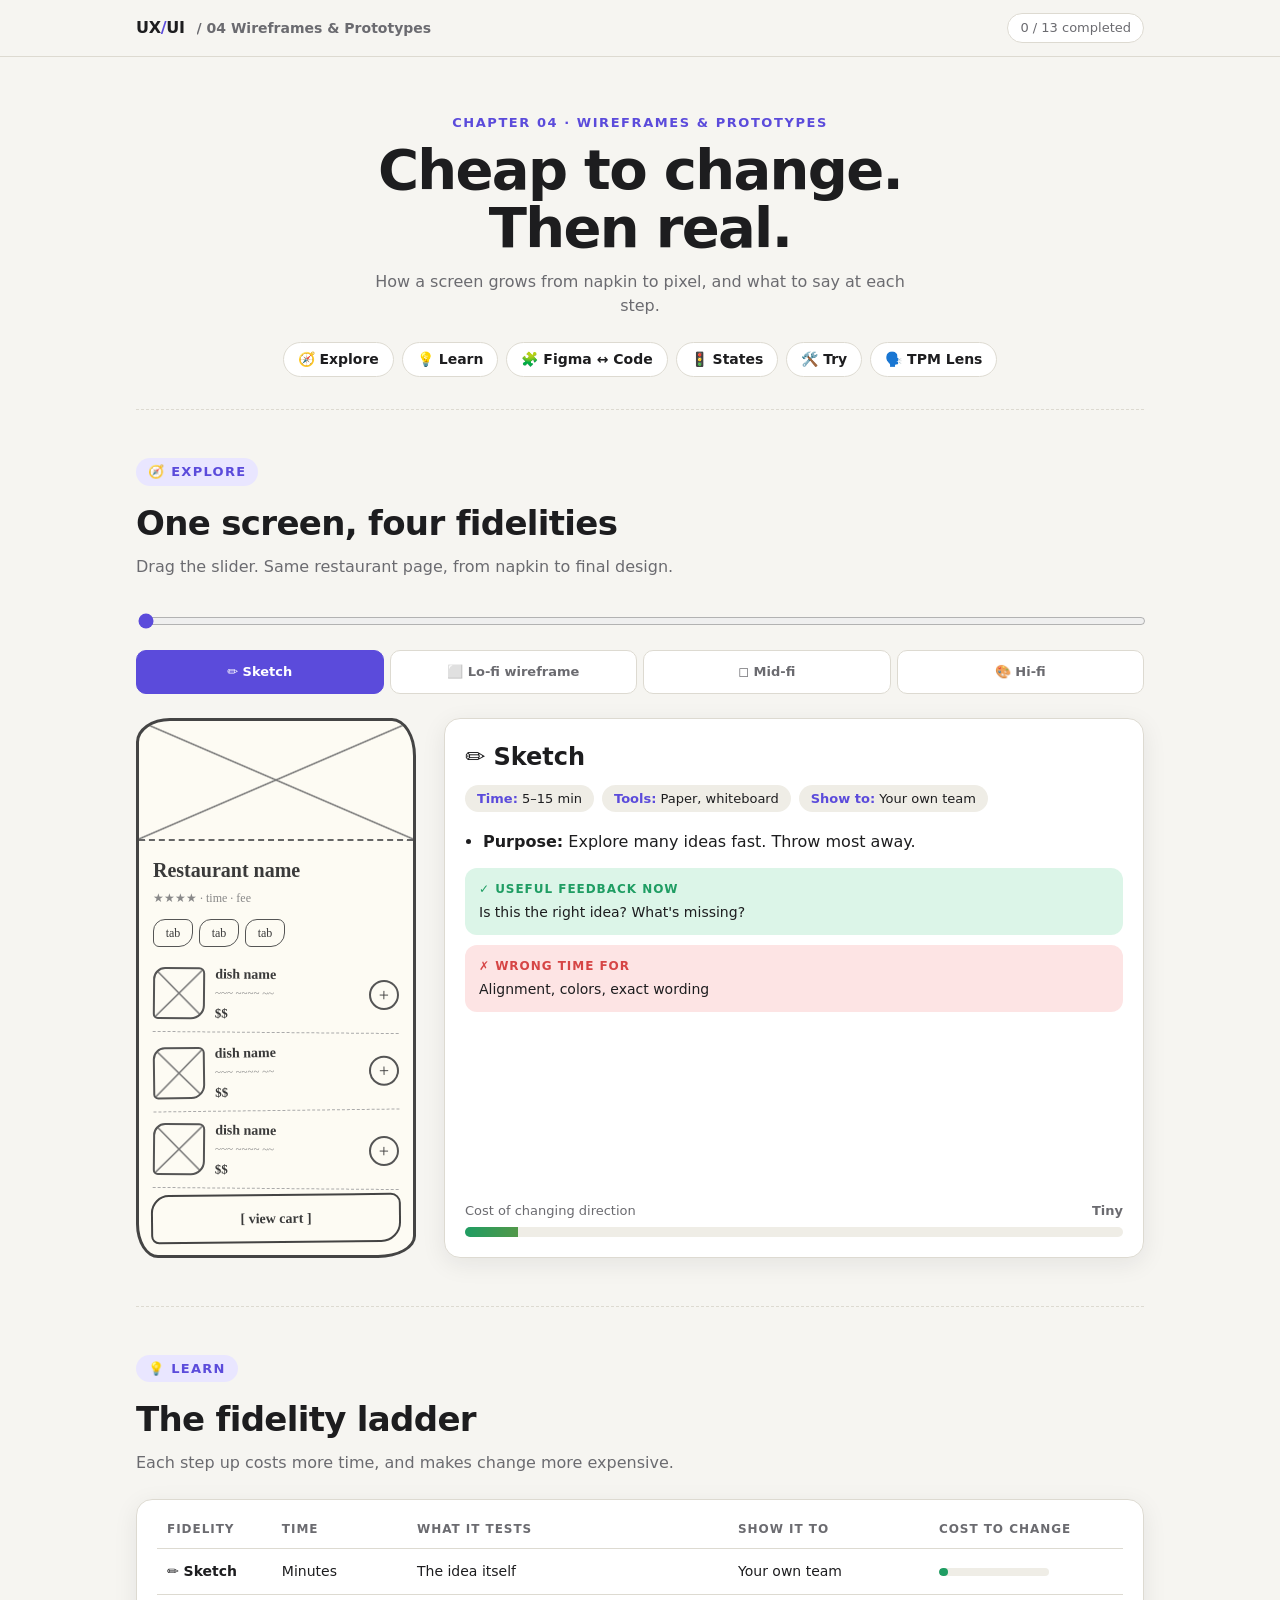
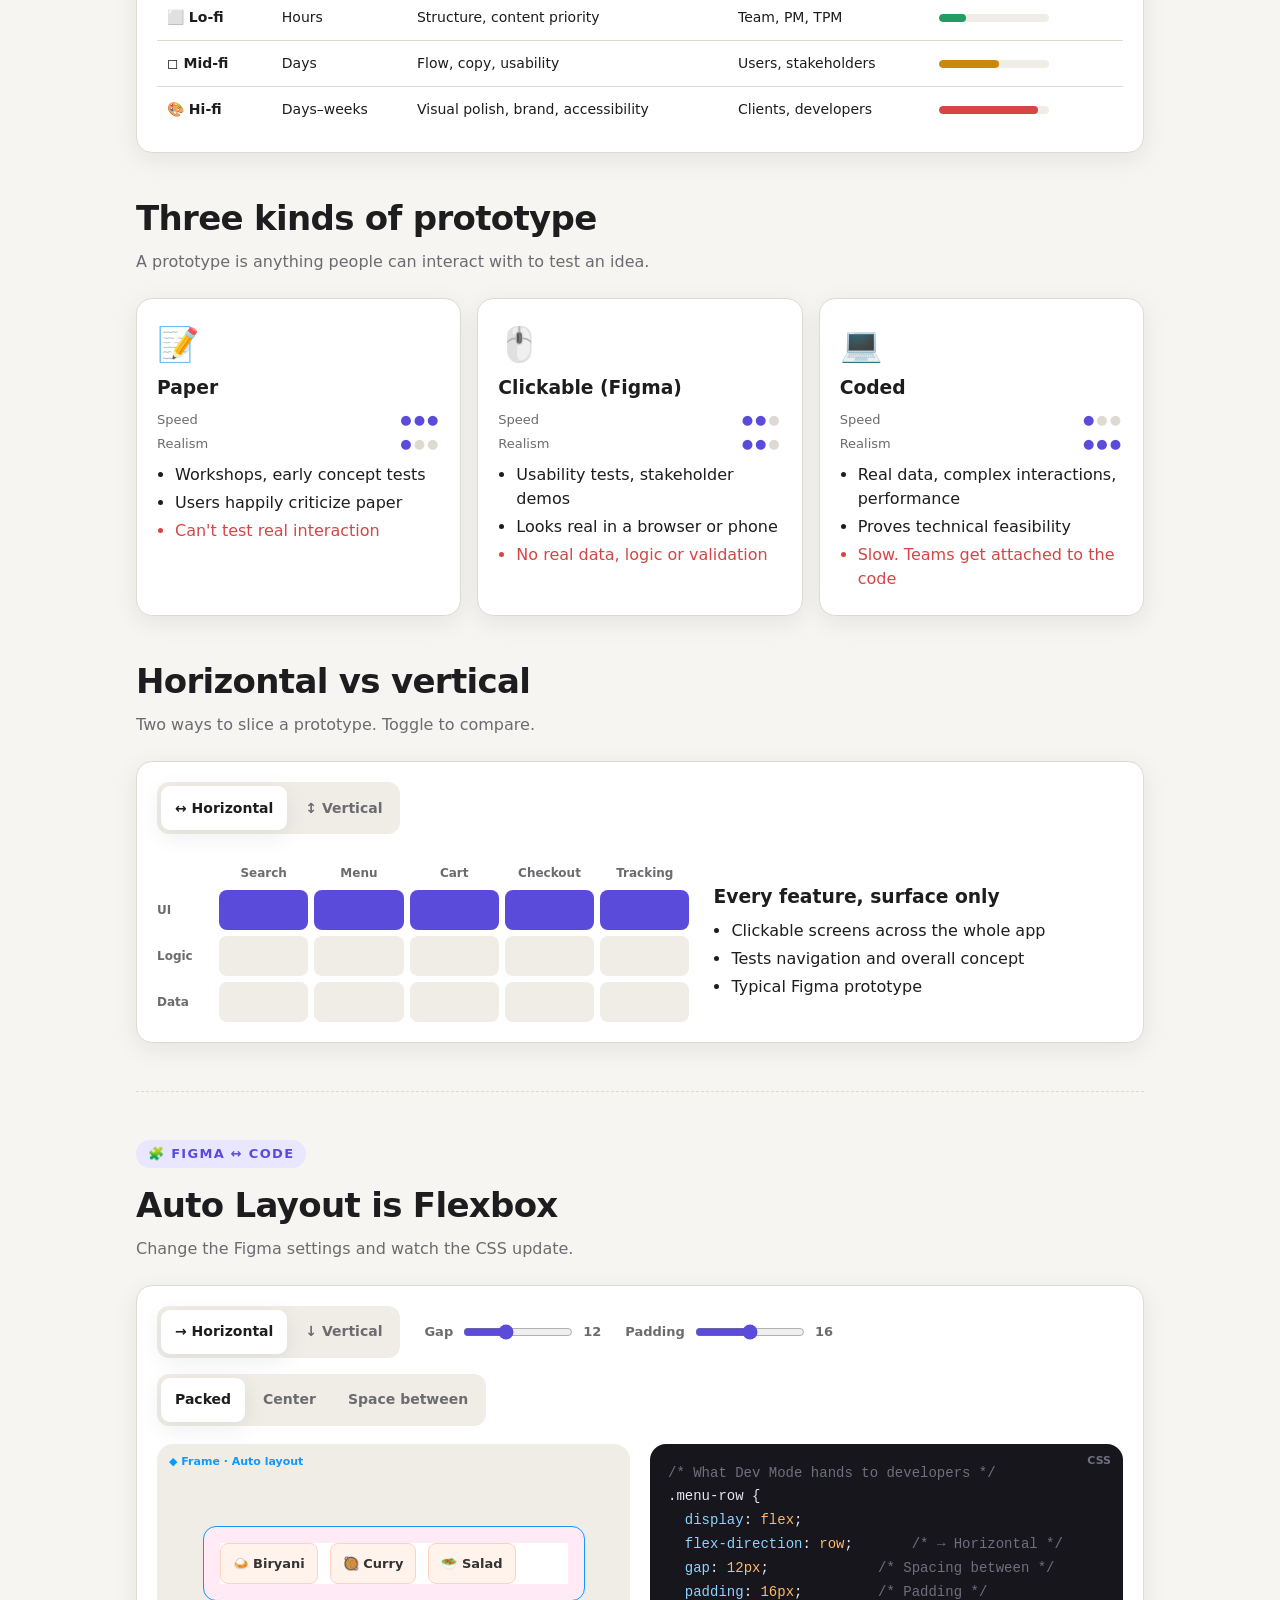
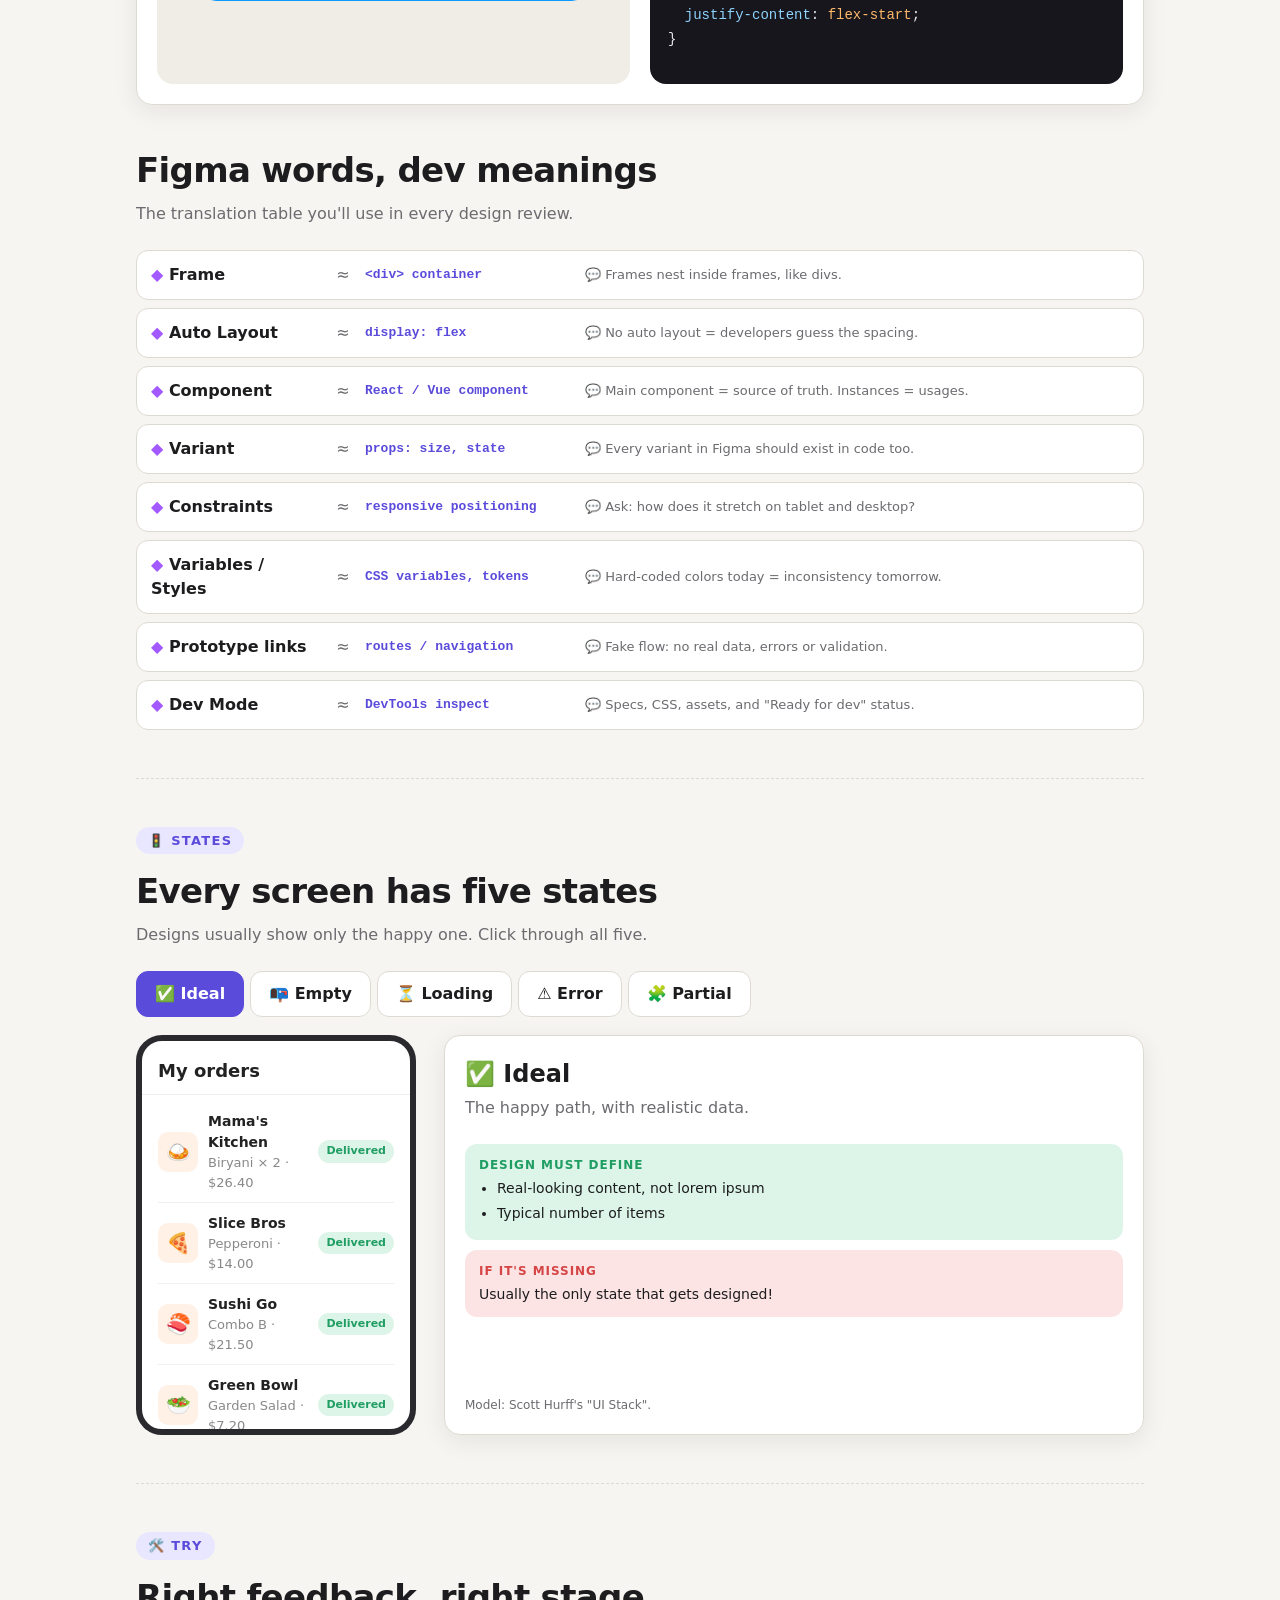
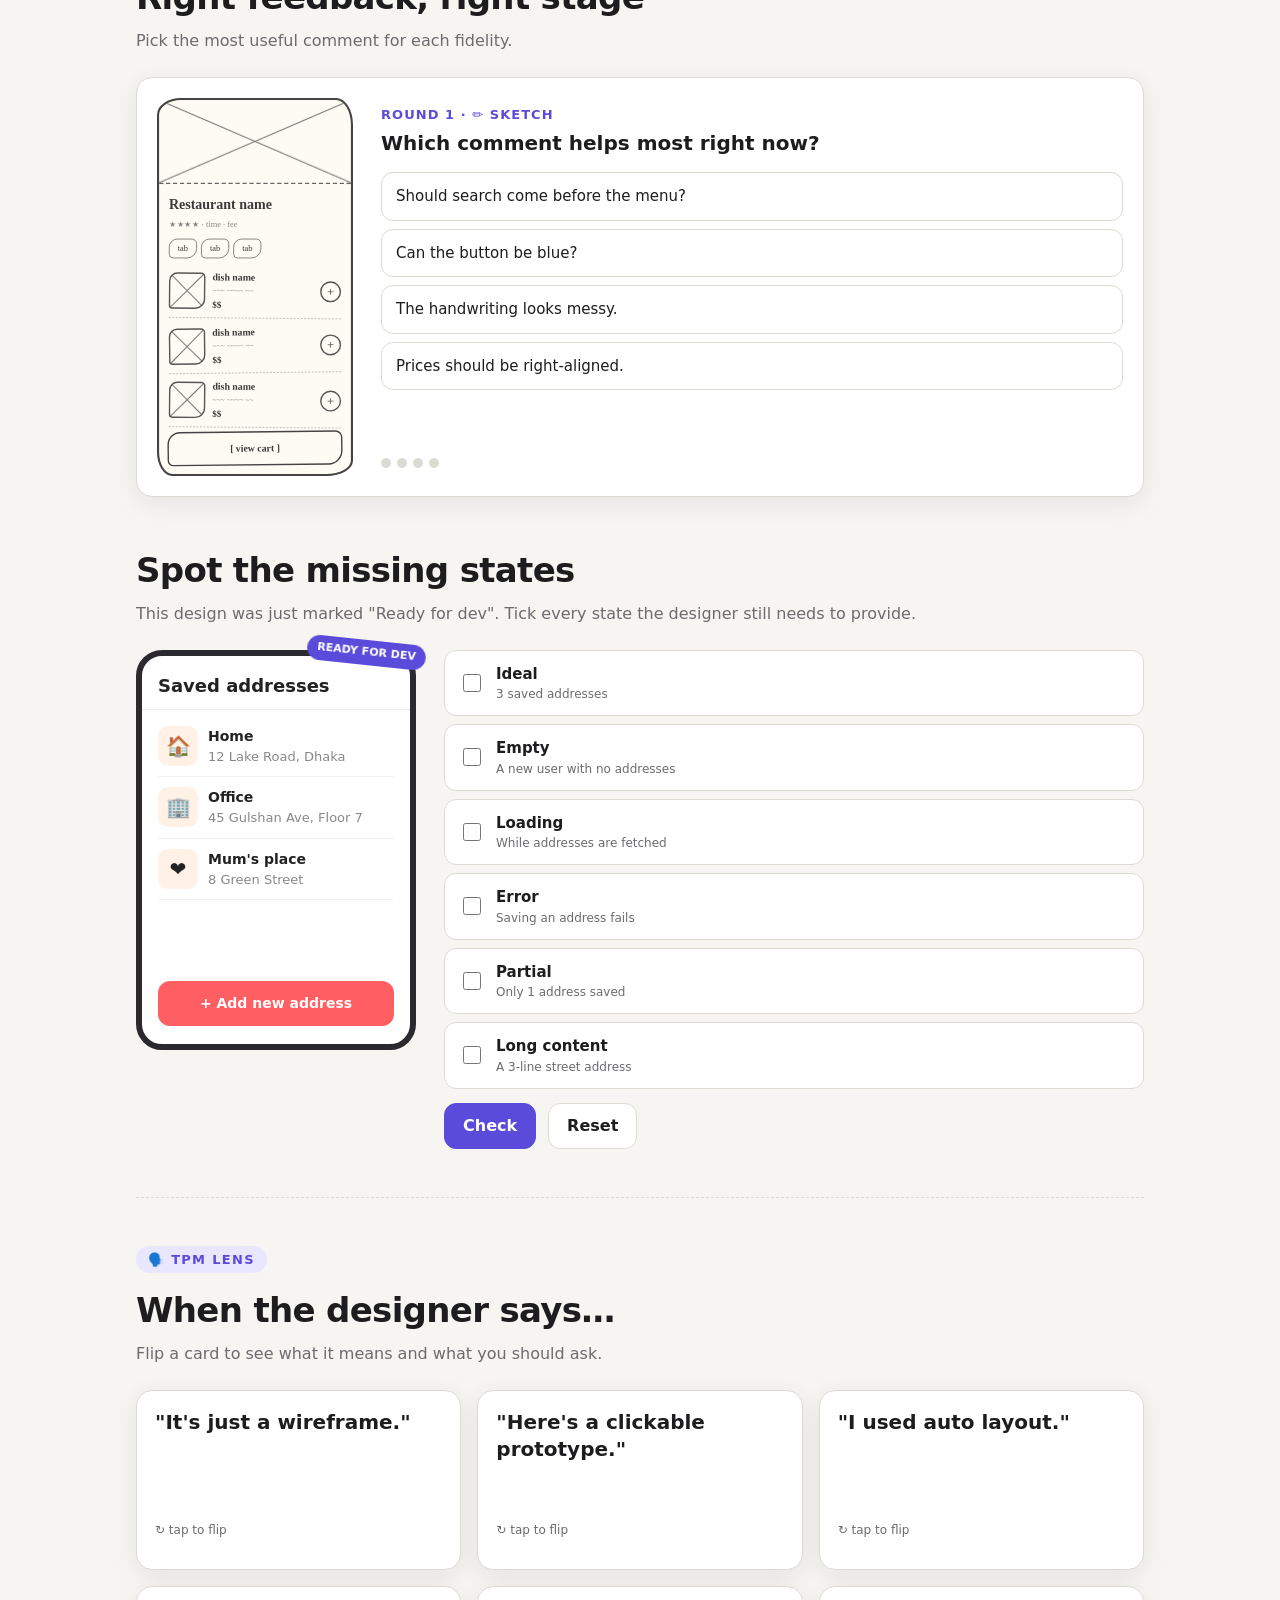
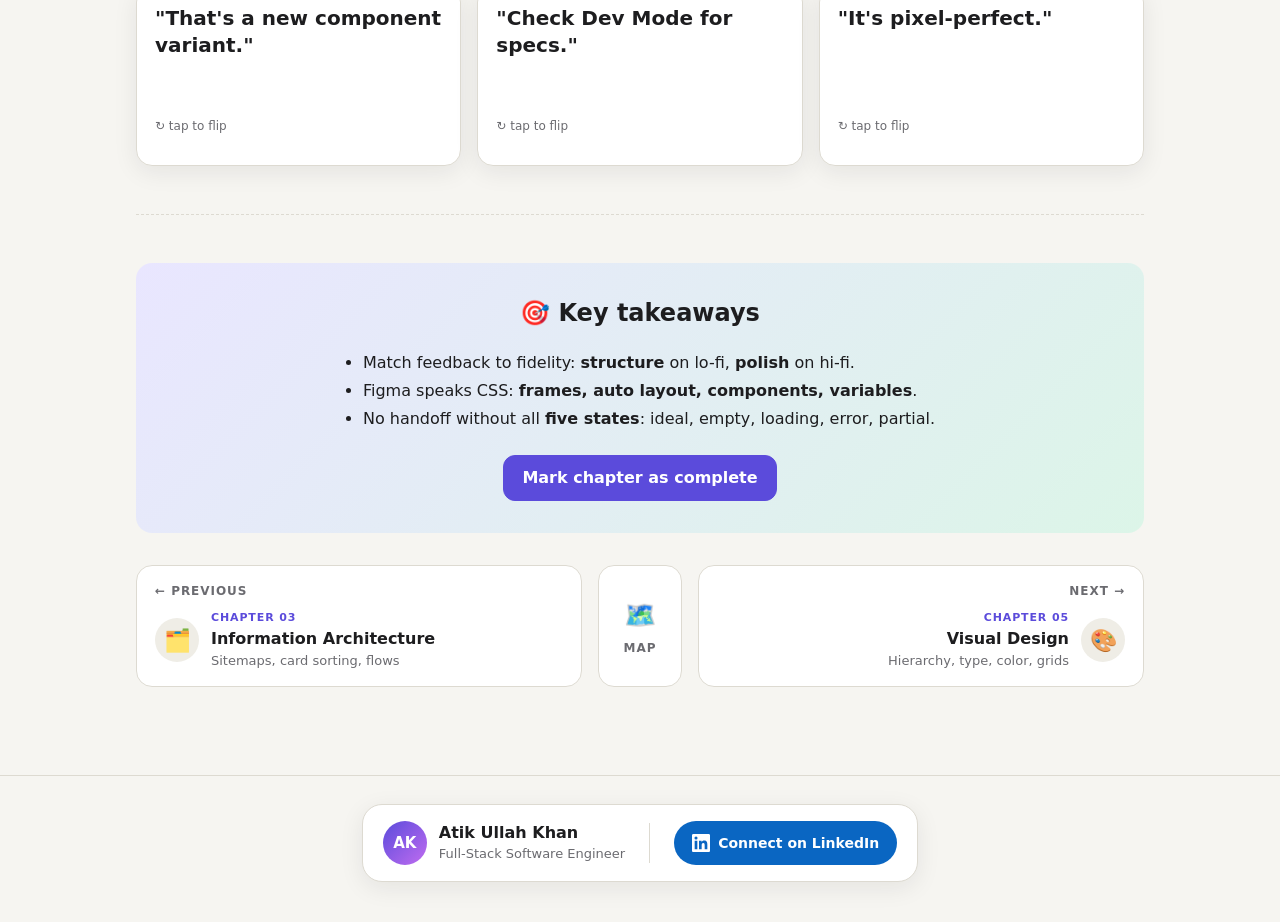
<file: chapters/04-wireframes-prototypes.html>
<!doctype html>
<html lang="en">
<head>
  <meta charset="utf-8">
  <meta name="viewport" content="width=device-width, initial-scale=1">
  <link rel="icon" href="../assets/favicon.svg" type="image/svg+xml">
  <title>Wireframes & Prototypes · UX/UI</title>
  <link rel="stylesheet" href="../assets/style.css?v=4">
  <style data-page>
    /* ---------- Explore: fidelity slider ---------- */
    .fid { display: grid; grid-template-columns: auto minmax(0, 1fr); gap: 28px; align-items: stretch; }
    .stage-info, .st-info { display: flex; flex-direction: column; }
    @media (max-width: 700px) { .fid { grid-template-columns: 1fr; justify-items: center; } }
    .fid-controls { margin-bottom: 24px; }
    .fid-controls input[type=range] { width: 100%; accent-color: var(--accent); }
    .fid-ticks { display: grid; grid-template-columns: repeat(4, 1fr); gap: 6px; margin-top: 6px; }
    .fid-ticks button { font: inherit; font-size: 13px; font-weight: 700; padding: 8px 4px; border-radius: 10px; border: 1px solid var(--line); background: var(--surface); color: var(--muted); cursor: pointer; }
    .fid-ticks button.on { background: var(--accent); border-color: var(--accent); color: #fff; }
    .stage-info h3 { margin: 0 0 10px; font-size: 24px; }
    .chips-row { display: flex; gap: 8px; flex-wrap: wrap; margin-bottom: 14px; }
    .chips-row span { font-size: 13px; background: var(--surface-2); padding: 4px 12px; border-radius: 999px; }
    .chips-row b { color: var(--accent); }
    .fb-box { border-radius: 12px; padding: 12px 14px; margin-top: 10px; font-size: 14px; }
    .fb-box.good { background: var(--good-soft); }
    .fb-box.bad { background: var(--bad-soft); }
    .fb-box h4 { margin: 0 0 4px; font-size: 12px; text-transform: uppercase; letter-spacing: .08em; }
    .fb-box.good h4 { color: var(--good); }
    .fb-box.bad h4 { color: var(--bad); }
    .cost { margin-top: auto; padding-top: 16px; }
    .cost .meter-lbl { display: flex; justify-content: space-between; font-size: 13px; color: var(--muted); }
    .cost .meter { height: 10px; border-radius: 999px; background: var(--surface-2); overflow: hidden; margin-top: 6px; }
    .cost .meter i { display: block; height: 100%; background: linear-gradient(90deg, var(--good), var(--warn), var(--bad)); background-size: 360px 100%; transition: width .5s; }

    /* Phone mock. Deliberately ignores theme tokens: it is a "screen" being designed. */
    .phone { width: 280px; height: 540px; border-radius: 30px; border: 6px solid #2a2a2e; overflow: hidden; background: #fff; color: #222; display: flex; flex-direction: column; font-family: system-ui, sans-serif; animation: morph .35s ease; flex: none; }
    @keyframes morph { from { opacity: .3; transform: scale(.98); } }
    .m-hero { height: 120px; flex: none; display: grid; place-items: center; font-size: 56px; }
    .m-body { padding: 14px; flex: 1; overflow: hidden; }
    .m-title { font-weight: 800; font-size: 20px; }
    .m-meta { font-size: 12px; color: #666; margin: 4px 0 12px; }
    .m-tabs { display: flex; gap: 6px; margin-bottom: 8px; }
    .m-tabs span { padding: 4px 10px; border-radius: 999px; font-size: 12px; border: 1px solid #ccc; min-width: 40px; text-align: center; }
    .m-item { display: flex; gap: 10px; align-items: center; padding: 9px 0; border-bottom: 1px solid #eee; }
    .m-thumb { width: 52px; height: 52px; border-radius: 10px; flex: none; display: grid; place-items: center; font-size: 26px; }
    .m-info { flex: 1; min-width: 0; }
    .m-name { font-weight: 700; font-size: 14px; }
    .m-desc { font-size: 11px; color: #777; white-space: nowrap; overflow: hidden; text-overflow: ellipsis; }
    .m-price { font-size: 13px; font-weight: 700; margin-top: 2px; }
    .m-add { width: 30px; height: 30px; border-radius: 50%; border: 1px solid #ccc; background: #fff; font-size: 18px; line-height: 1; flex: none; color: inherit; }
    .m-cart { margin: 0 12px 12px; padding: 12px; border-radius: 12px; text-align: center; font-weight: 700; font-size: 14px; }
    .bar { display: block; height: 9px; background: #dcdcdc; border-radius: 3px; margin: 3px 0; }
    .xbox { background-color: #e8e8e8;
      background-image: linear-gradient(to top right, transparent calc(50% - 1px), #bdbdbd, transparent calc(50% + 1px)),
                        linear-gradient(to bottom right, transparent calc(50% - 1px), #bdbdbd, transparent calc(50% + 1px)); }
    /* 0 · sketch */
    .phone.s0 { background: #fdfbf3; border: 3px solid #444; border-radius: 34px 24px 38px 22px / 24px 38px 22px 34px; color: #3a3a3a; font-family: "Segoe Print", "Bradley Hand", "Comic Sans MS", cursive; }
    .s0 .m-hero { border-bottom: 2px dashed #666; background-color: transparent; }
    .s0 .xbox { background-color: transparent;
      background-image: linear-gradient(to top right, transparent calc(50% - 1.5px), #777, transparent calc(50% + 1.5px)),
                        linear-gradient(to bottom right, transparent calc(50% - 1.5px), #777, transparent calc(50% + 1.5px)); }
    .s0 .m-thumb { border: 2px solid #555; border-radius: 12px 6px 14px 5px; }
    .s0 .m-tabs span { border: 1.5px solid #555; border-radius: 12px 7px 14px 6px; }
    .s0 .m-item { border-bottom: 1.5px dashed #aaa; }
    .s0 .m-item:nth-child(odd) { transform: rotate(-.7deg); }
    .s0 .m-item:nth-child(even) { transform: rotate(.5deg); }
    .s0 .m-desc, .s0 .m-meta { color: #888; }
    .s0 .m-add { border: 2px solid #555; background: transparent; font-family: inherit; }
    .s0 .m-cart { border: 2px solid #444; border-radius: 18px 10px 20px 8px; transform: rotate(-.6deg); }
    /* 1 · lo-fi */
    .phone.s1 { border-color: #c4c4c4; color: #999; }
    .s1 .m-tabs span { border-color: #d4d4d4; }
    .s1 .m-item { border-color: #f0f0f0; }
    .s1 .m-add { border-color: #c4c4c4; color: #bbb; }
    .s1 .m-cart { background: #d6d6d6; color: #8a8a8a; }
    /* 2 · mid-fi */
    .s2 .m-hero, .s2 .m-thumb { background: #d6d6d6; }
    .s2 .m-tabs span:first-child { background: #333; color: #fff; border-color: #333; }
    .s2 .m-cart { background: #3a3a3a; color: #fff; }
    /* 3 · hi-fi */
    .s3 .m-hero { background: linear-gradient(135deg, #ffb347, #ff5e62); }
    .s3 .m-title { color: #1d1d1f; }
    .s3 .m-meta b { color: #1f9d63; }
    .s3 .m-tabs span { border-color: #eee; background: #f5f5f7; }
    .s3 .m-tabs span:first-child { background: #ff5e62; color: #fff; border-color: #ff5e62; }
    .s3 .m-thumb { background: linear-gradient(135deg, #fff1e6, #ffe0d6); }
    .s3 .m-price { color: #ff5e62; }
    .s3 .m-add { background: #ff5e62; color: #fff; border: 0; box-shadow: 0 4px 10px rgba(255, 94, 98, .4); }
    .s3 .m-cart { background: #1d1d1f; color: #fff; box-shadow: 0 8px 20px rgba(0, 0, 0, .25); }

    /* ---------- Learn: ladder ---------- */
    .ladder-wrap { overflow-x: auto; }
    .ladder { width: 100%; min-width: 640px; border-collapse: collapse; font-size: 14px; }
    .ladder th { text-align: left; font-size: 12px; text-transform: uppercase; letter-spacing: .08em; color: var(--muted); padding: 0 10px 10px; }
    .ladder td { padding: 12px 10px; border-top: 1px solid var(--line); vertical-align: middle; }
    .ladder td:first-child { font-weight: 800; white-space: nowrap; }
    .ladder .costbar { height: 8px; border-radius: 999px; background: var(--surface-2); width: 110px; overflow: hidden; }
    .ladder .costbar i { display: block; height: 100%; border-radius: 999px; }

    .proto-cards .card h3 { margin: 4px 0 8px; }
    .proto-cards .big { font-size: 34px; }
    .rate { display: flex; justify-content: space-between; font-size: 13px; color: var(--muted); margin: 4px 0; }
    .dots5 { letter-spacing: 2px; color: var(--accent); }
    .dots5 .off { color: var(--line); }

    .hv { display: grid; grid-template-columns: minmax(0, 1.3fr) minmax(0, 1fr); gap: 24px; align-items: center; margin-top: 16px; }
    @media (max-width: 700px) { .hv { grid-template-columns: 1fr; } }
    .hv-grid { display: grid; grid-template-columns: 56px repeat(5, minmax(0, 1fr)); gap: 6px; font-size: 12px; }
    .hv-grid .h { font-weight: 700; color: var(--muted); text-align: center; align-self: end; padding-bottom: 2px; }
    .hv-grid .r { font-weight: 700; color: var(--muted); display: flex; align-items: center; }
    .hv-grid .cell { height: 40px; border-radius: 8px; background: var(--surface-2); transition: background .3s, transform .3s; }
    .hv-grid .cell.on { background: var(--accent); }
    .seg { display: inline-flex; gap: 4px; padding: 4px; background: var(--surface-2); border-radius: 12px; margin-bottom: 14px; }
    .seg button { font: inherit; font-weight: 700; font-size: 14px; border: 0; padding: 8px 14px; border-radius: 9px; background: transparent; color: var(--muted); cursor: pointer; }
    .seg button.on { background: var(--surface); color: var(--text); box-shadow: var(--shadow); }

    /* ---------- Learn: Figma ↔ code ---------- */
    .al { display: grid; grid-template-columns: minmax(0, 1fr) minmax(0, 1fr); gap: 20px; align-items: stretch; }
    @media (max-width: 900px) { .al { grid-template-columns: 1fr; } }
    .al-controls { display: flex; flex-wrap: wrap; gap: 16px 24px; align-items: center; margin-bottom: 18px; }
    .al-controls label { font-size: 13px; font-weight: 700; color: var(--muted); display: flex; align-items: center; gap: 8px; }
    .al-controls input[type=range] { accent-color: var(--accent); width: 110px; }
    .al-canvas { background: var(--surface-2); border-radius: var(--radius); padding: 28px 16px; display: grid; place-items: center; min-height: 240px; position: relative; }
    .al-canvas .tag-fig { position: absolute; top: 10px; left: 12px; font-size: 11px; font-weight: 700; color: #0d99ff; }
    .al-frame { display: flex; outline: 1.5px solid #0d99ff; background: #fff; border-radius: 12px; transition: all .25s; width: 100%; max-width: 380px;
      /* Figma shows padding in pink */
      box-shadow: inset 0 0 0 var(--pad, 16px) rgba(255, 105, 180, .14); }
    .al-frame.col { width: auto; }
    .al-child { background: #fff3ec; border: 1px solid #ffd2bf; color: #333; padding: 10px 12px; border-radius: 8px; font-size: 13px; font-weight: 700; white-space: nowrap; }
    .code { background: #16161c; color: #e6e6f0; border-radius: var(--radius); padding: 18px; font: 14px/1.7 ui-monospace, Consolas, monospace; margin: 0; overflow-x: auto; position: relative; }
    .code .k { color: #8fd3ff; } .code .v { color: #ffb86b; } .code .c { color: #6f6f80; }
    .code .tag-code { position: absolute; top: 10px; right: 12px; font: 700 11px var(--font); color: #6f6f80; }

    .vocab { display: flex; flex-direction: column; gap: 8px; }
    .vrow { display: grid; grid-template-columns: 170px 24px 210px minmax(0, 1fr); gap: 10px; align-items: center; padding: 12px 14px; border-radius: 12px; background: var(--surface); border: 1px solid var(--line); }
    .vrow .fig { font-weight: 800; }
    .vrow .fig::before { content: "◆ "; color: #a259ff; }
    .vrow .eq { color: var(--muted); text-align: center; }
    .vrow .dev { font: 600 13px ui-monospace, Consolas, monospace; color: var(--accent); }
    .vrow .tip { font-size: 13px; color: var(--muted); }
    @media (max-width: 700px) { .vrow { grid-template-columns: 1fr; gap: 2px; } .vrow .eq { display: none; } }

    /* ---------- Learn 2: five states ---------- */
    .states { display: grid; grid-template-columns: auto minmax(0, 1fr); gap: 28px; align-items: stretch; }
    @media (max-width: 700px) { .states { grid-template-columns: 1fr; justify-items: center; } }
    .st-tabs { display: flex; gap: 6px; flex-wrap: wrap; margin-bottom: 18px; }
    .st-tabs .btn.on { background: var(--accent); border-color: var(--accent); color: #fff; }
    .mini { width: 280px; height: 400px; border-radius: 26px; border: 6px solid #2a2a2e; background: #fff; color: #222; overflow: hidden; display: flex; flex-direction: column; font-family: system-ui, sans-serif; flex: none; }
    .mini-top { padding: 16px 16px 10px; font-weight: 800; font-size: 18px; border-bottom: 1px solid #eee; }
    .mini-body { flex: 1; padding: 6px 16px; display: flex; flex-direction: column; animation: morph .3s ease; }
    .o-row { display: flex; gap: 10px; align-items: center; padding: 10px 0; border-bottom: 1px solid #f0f0f0; }
    .o-ic { width: 40px; height: 40px; border-radius: 10px; background: #fff1e6; display: grid; place-items: center; font-size: 20px; flex: none; }
    .o-txt { flex: 1; min-width: 0; font-size: 13px; }
    .o-txt b { display: block; font-size: 14px; }
    .o-txt span { color: #888; }
    .o-st { font-size: 11px; font-weight: 700; padding: 3px 8px; border-radius: 999px; background: #dcf5e8; color: #1f9d63; }
    .center-msg { flex: 1; display: flex; flex-direction: column; align-items: center; justify-content: center; text-align: center; gap: 8px; padding: 0 10px; }
    .center-msg .ill { font-size: 54px; }
    .center-msg b { font-size: 16px; }
    .center-msg span { font-size: 13px; color: #777; }
    .center-msg .cta { margin-top: 6px; background: #ff5e62; color: #fff; border: 0; padding: 10px 18px; border-radius: 10px; font-weight: 700; font-size: 14px; }
    .center-msg.err .cta { background: #222; }
    .sk { background: linear-gradient(90deg, #eee 25%, #f7f7f7 50%, #eee 75%); background-size: 200% 100%; animation: shimmer 1.2s infinite linear; border-radius: 6px; }
    @keyframes shimmer { to { background-position: -200% 0; } }
    .hint { margin-top: auto; margin-bottom: 12px; padding: 12px; border-radius: 12px; background: #f5f5f7; font-size: 12px; color: #555; text-align: center; }
    .st-info h3 { margin: 0 0 4px; font-size: 24px; }
    .st-info .what { color: var(--muted); margin-bottom: 14px; }
    .st-info .credit { font-size: 12px; color: var(--muted); margin-top: auto; padding-top: 14px; }

    /* ---------- Try 1: right feedback ---------- */
    .rf { display: grid; grid-template-columns: auto minmax(0, 1fr); gap: 28px; align-items: center; }
    @media (max-width: 700px) { .rf { grid-template-columns: 1fr; justify-items: center; } }
    .rf-thumb { width: 196px; height: 378px; overflow: hidden; flex: none; }
    .rf-thumb .phone { transform: scale(.7); transform-origin: top left; animation: none; }
    .rf-stage { font-size: 13px; font-weight: 800; color: var(--accent); letter-spacing: .08em; text-transform: uppercase; }
    .rf h3 { margin: 4px 0 14px; font-size: 20px; }
    .opts { display: flex; flex-direction: column; gap: 8px; }
    .opt { font: inherit; text-align: left; padding: 12px 14px; border-radius: 12px; border: 1.5px solid var(--line); background: var(--surface); color: var(--text); cursor: pointer; font-size: 15px; transition: border-color .2s; }
    .opt:hover:not(:disabled) { border-color: var(--accent); }
    .opt.ok { border-color: var(--good); background: var(--good-soft); }
    .opt.no { border-color: var(--bad); background: var(--bad-soft); }
    .opt:disabled { cursor: default; }
    .rf-why { margin-top: 12px; font-weight: 600; min-height: 48px; }
    .rf-foot { display: flex; justify-content: space-between; align-items: center; margin-top: 8px; gap: 12px; flex-wrap: wrap; }
    .dots { display: flex; gap: 6px; }
    .dots i { width: 10px; height: 10px; border-radius: 50%; background: var(--line); }
    .dots i.good { background: var(--good); }
    .dots i.bad { background: var(--bad); }

    /* ---------- Try 2: missing states ---------- */
    .ms { display: grid; grid-template-columns: auto minmax(0, 1fr); gap: 28px; align-items: start; }
    @media (max-width: 700px) { .ms { grid-template-columns: 1fr; justify-items: center; } }
    .handoff { position: relative; }
    .handoff .stamp { position: absolute; top: -10px; right: -10px; background: var(--accent); color: #fff; font-size: 11px; font-weight: 800; padding: 4px 10px; border-radius: 999px; transform: rotate(6deg); }
    .checks { display: flex; flex-direction: column; gap: 8px; }
    .ck { display: flex; gap: 12px; align-items: center; padding: 12px 14px; border-radius: 12px; border: 1.5px solid var(--line); background: var(--surface); cursor: pointer; font-size: 15px; }
    .ck input { width: 18px; height: 18px; accent-color: var(--accent); flex: none; }
    .ck small { display: block; color: var(--muted); font-size: 12px; }
    .ck.ok { border-color: var(--good); background: var(--good-soft); }
    .ck.no { border-color: var(--bad); background: var(--bad-soft); }
    .ms-bar { display: flex; gap: 12px; align-items: center; margin-top: 14px; flex-wrap: wrap; }
    .ms-msg { font-weight: 700; }

    /* Touch: every tappable control is at least 44px tall */
    .fid-ticks button, .seg button, .st-tabs .btn, .opt, .ck { min-height: 44px; }
    .fid-controls input[type=range], .al-controls input[type=range] { height: 32px; }

    /* ---------- TPM lens ---------- */
    .say { font-size: 20px; font-weight: 700; }
    .flip-back .lbl { font-size: 11px; font-weight: 800; letter-spacing: .1em; text-transform: uppercase; color: var(--accent); margin-top: 8px; }
    .flip-back .lbl:first-child { margin-top: 0; }
    .flip-back p { margin: 2px 0; font-size: 14px; }
  </style>
</head>
<body>
  <header class="topbar">
    <div class="wrap">
      <a class="brand" href="../index.html">UX<span>/</span>UI</a>
      <span class="crumb">/ 04 Wireframes & Prototypes</span>
      <div class="spacer"></div>
      <div class="progress-pill"></div>
    </div>
  </header>

  <main class="wrap view" id="app">
    <section class="hero">
      <div class="kicker">Chapter 04 · Wireframes & Prototypes</div>
      <h1>Cheap to change.<br>Then real.</h1>
      <p>How a screen grows from napkin to pixel, and what to say at each step.</p>
      <nav class="stepper">
        <a href="#explore">🧭 Explore</a>
        <a href="#learn">💡 Learn</a>
        <a href="#figma">🧩 Figma ↔ Code</a>
        <a href="#states">🚦 States</a>
        <a href="#try">🛠️ Try</a>
        <a href="#lens">🗣️ TPM Lens</a>
      </nav>
    </section>

    <!-- ================= EXPLORE ================= -->
    <section class="section" id="explore">
      <span class="step-label">🧭 Explore</span>
      <h2>One screen, four fidelities</h2>
      <p class="sub">Drag the slider. Same restaurant page, from napkin to final design.</p>

      <div class="fid-controls">
        <input type="range" id="fid-range" min="0" max="3" step="1" value="0" aria-label="Fidelity">
        <div class="fid-ticks" id="fid-ticks"></div>
      </div>

      <div class="fid">
        <div id="fid-phone"></div>
        <div class="card stage-info" id="fid-info"></div>
      </div>
    </section>

    <!-- ================= LEARN ================= -->
    <section class="section" id="learn">
      <span class="step-label">💡 Learn</span>
      <h2>The fidelity ladder</h2>
      <p class="sub">Each step up costs more time, and makes change more expensive.</p>
      <div class="card ladder-wrap">
        <table class="ladder" id="ladder"></table>
      </div>

      <h2 style="margin-top:40px">Three kinds of prototype</h2>
      <p class="sub">A prototype is anything people can interact with to test an idea.</p>
      <div class="grid grid-3 proto-cards" id="proto-cards"></div>

      <h2 style="margin-top:40px">Horizontal vs vertical</h2>
      <p class="sub">Two ways to slice a prototype. Toggle to compare.</p>
      <div class="card">
        <div class="seg" id="hv-seg">
          <button class="on" data-hv="h">↔ Horizontal</button>
          <button data-hv="v">↕ Vertical</button>
        </div>
        <div class="hv">
          <div class="hv-grid" id="hv-grid"></div>
          <div id="hv-text"></div>
        </div>
      </div>
    </section>

    <!-- ================= FIGMA ↔ CODE ================= -->
    <section class="section" id="figma">
      <span class="step-label">🧩 Figma ↔ Code</span>
      <h2>Auto Layout is Flexbox</h2>
      <p class="sub">Change the Figma settings and watch the CSS update.</p>

      <div class="card">
        <div class="al-controls">
          <div class="seg" id="al-dir" style="margin:0">
            <button class="on" data-dir="row">→ Horizontal</button>
            <button data-dir="column">↓ Vertical</button>
          </div>
          <label>Gap <input type="range" id="al-gap" min="0" max="32" step="4" value="12"> <span id="al-gap-v">12</span></label>
          <label>Padding <input type="range" id="al-pad" min="0" max="32" step="4" value="16"> <span id="al-pad-v">16</span></label>
          <div class="seg" id="al-just" style="margin:0">
            <button class="on" data-j="flex-start">Packed</button>
            <button data-j="center">Center</button>
            <button data-j="space-between">Space between</button>
          </div>
        </div>
        <div class="al">
          <div class="al-canvas">
            <span class="tag-fig">◆ Frame · Auto layout</span>
            <div class="al-frame" id="al-frame">
              <div class="al-child">🍛 Biryani</div>
              <div class="al-child">🥘 Curry</div>
              <div class="al-child">🥗 Salad</div>
            </div>
          </div>
          <pre class="code" id="al-code"></pre>
        </div>
      </div>

      <h2 style="margin-top:40px">Figma words, dev meanings</h2>
      <p class="sub">The translation table you'll use in every design review.</p>
      <div class="vocab" id="vocab"></div>
    </section>

    <!-- ================= STATES ================= -->
    <section class="section" id="states">
      <span class="step-label">🚦 States</span>
      <h2>Every screen has five states</h2>
      <p class="sub">Designs usually show only the happy one. Click through all five.</p>
      <div class="st-tabs" id="st-tabs"></div>
      <div class="states">
        <div class="mini">
          <div class="mini-top">My orders</div>
          <div class="mini-body" id="st-body"></div>
        </div>
        <div class="card st-info" id="st-info"></div>
      </div>
    </section>

    <!-- ================= TRY ================= -->
    <section class="section" id="try">
      <span class="step-label">🛠️ Try</span>
      <h2>Right feedback, right stage</h2>
      <p class="sub">Pick the most useful comment for each fidelity.</p>
      <div class="card" id="rf"></div>

      <h2 style="margin-top:48px">Spot the missing states</h2>
      <p class="sub">This design was just marked "Ready for dev". Tick every state the designer still needs to provide.</p>
      <div class="ms">
        <div class="handoff">
          <span class="stamp">READY FOR DEV</span>
          <div class="mini">
            <div class="mini-top">Saved addresses</div>
            <div class="mini-body">
              <div class="o-row"><div class="o-ic">🏠</div><div class="o-txt"><b>Home</b><span>12 Lake Road, Dhaka</span></div></div>
              <div class="o-row"><div class="o-ic">🏢</div><div class="o-txt"><b>Office</b><span>45 Gulshan Ave, Floor 7</span></div></div>
              <div class="o-row"><div class="o-ic">❤️</div><div class="o-txt"><b>Mum's place</b><span>8 Green Street</span></div></div>
              <div class="hint" style="background:#ff5e62;color:#fff;font-weight:700;font-size:14px">+ Add new address</div>
            </div>
          </div>
        </div>
        <div>
          <div class="checks" id="checks"></div>
          <div class="ms-bar">
            <button class="btn primary" id="ms-check">Check</button>
            <button class="btn" id="ms-reset">Reset</button>
            <span class="ms-msg" id="ms-msg"></span>
          </div>
        </div>
      </div>
    </section>

    <!-- ================= TPM LENS ================= -->
    <section class="section" id="lens">
      <span class="step-label">🗣️ TPM Lens</span>
      <h2>When the designer says…</h2>
      <p class="sub">Flip a card to see what it means and what you should ask.</p>
      <div class="grid grid-3" id="lens-cards"></div>
    </section>

    <!-- ================= WRAP ================= -->
    <section class="section">
      <div class="done-banner">
        <h3>🎯 Key takeaways</h3>
        <ul class="bullets" style="display:inline-block;text-align:left;margin:8px 0 20px">
          <li>Match feedback to fidelity: <b>structure</b> on lo-fi, <b>polish</b> on hi-fi.</li>
          <li>Figma speaks CSS: <b>frames, auto layout, components, variables</b>.</li>
          <li>No handoff without all <b>five states</b>: ideal, empty, loading, error, partial.</li>
        </ul>
        <div><button class="btn primary" id="mark-done">Mark chapter as complete</button></div>
      </div>
      <nav class="chapter-nav"></nav>
    </section>
  </main>

  <footer class="footer">Built step by step · Progress is saved in your browser</footer>

  <script type="text/page-script">
    /* ---------- Shared: the restaurant phone mock at any fidelity ---------- */
    const DISHES = [
      ["🍛", "Chicken Biryani", "Fragrant rice, slow-cooked chicken", "$12.50"],
      ["🥘", "Beef Curry", "Rich and mild, served with naan", "$13.90"],
      ["🥗", "Garden Salad", "Seasonal greens, lemon dressing", "$7.20"],
    ];
    function phone(s) {
      // t(real, sketch, barWidth): pick the right text for the fidelity
      const t = (real, sketch, w) => s === 0 ? sketch : s === 1 ? `<i class="bar" style="width:${w}"></i>` : real;
      const img = (emoji) => s === 3 ? emoji : s < 2 ? "" : "";
      return `<div class="phone s${s}">
        <div class="m-hero ${s < 2 ? "xbox" : ""}">${img("🍛")}</div>
        <div class="m-body">
          <div class="m-title">${t("Mama's Kitchen", "Restaurant name", "70%")}</div>
          <div class="m-meta">${t(s === 3 ? "⭐ 4.7 · 25–35 min · <b>Free delivery</b>" : "★ 4.7 · 25–35 min · Free delivery", "★★★★ · time · fee", "85%")}</div>
          <div class="m-tabs">${["Popular", "Mains", "Drinks"].map((x) => `<span>${t(x, "tab", "30px")}</span>`).join("")}</div>
          ${DISHES.map(([e, n, d, p]) => `
            <div class="m-item">
              <div class="m-thumb ${s < 2 ? "xbox" : ""}">${s === 3 ? e : ""}</div>
              <div class="m-info">
                <div class="m-name">${t(n, "dish name", "60%")}</div>
                <div class="m-desc">${t(d, "~~~ ~~~~ ~~", "90%")}</div>
                <div class="m-price">${t(p, "$$", "30%")}</div>
              </div>
              <button class="m-add" tabindex="-1">+</button>
            </div>`).join("")}
        </div>
        <div class="m-cart">${s === 1 ? "&nbsp;" : t("View cart · 2 items · $26.40", "[ view cart ]", "0")}</div>
      </div>`;
    }

    /* ---------- Explore: fidelity slider ---------- */
    const STAGES = [
      { name: "✏️ Sketch", time: "5–15 min", tools: "Paper, whiteboard", show: "Your own team", cost: 8,
        purpose: "Explore many ideas fast. Throw most away.",
        good: "Is this the right idea? What's missing?",
        bad: "Alignment, colors, exact wording" },
      { name: "⬜ Lo-fi wireframe", time: "1–2 hours", tools: "Figma, Balsamiq, Whimsical", show: "Team, PM, TPM", cost: 25,
        purpose: "Agree on structure and what matters most on the screen.",
        good: "Is the hierarchy right? Is the order of content right?",
        bad: "Fonts, colors, imagery" },
      { name: "◻️ Mid-fi", time: "½–1 day", tools: "Figma", show: "Users, stakeholders", cost: 55,
        purpose: "Real copy and flow. Ready for usability testing.",
        good: "Does the copy make sense? Can users finish the task?",
        bad: "Brand colors, photo choices" },
      { name: "🎨 Hi-fi", time: "1–3 days per flow", tools: "Figma + design system", show: "Clients, developers", cost: 90,
        purpose: "Final look. Sign-off and developer handoff.",
        good: "Contrast, consistency, every state covered?",
        bad: "\"What if we rethink the whole concept?\"" },
    ];
    const range = document.getElementById("fid-range");
    const ticks = document.getElementById("fid-ticks");
    function renderFid() {
      const s = +range.value, st = STAGES[s];
      ticks.innerHTML = STAGES.map((x, i) => `<button class="${i === s ? "on" : ""}" data-s="${i}">${x.name}</button>`).join("");
      document.getElementById("fid-phone").innerHTML = phone(s);
      document.getElementById("fid-info").innerHTML = `
        <h3>${st.name}</h3>
        <div class="chips-row"><span><b>Time:</b> ${st.time}</span><span><b>Tools:</b> ${st.tools}</span><span><b>Show to:</b> ${st.show}</span></div>
        <ul class="bullets"><li><b>Purpose:</b> ${st.purpose}</li></ul>
        <div class="fb-box good"><h4>✓ Useful feedback now</h4>${st.good}</div>
        <div class="fb-box bad"><h4>✗ Wrong time for</h4>${st.bad}</div>
        <div class="cost"><div class="meter-lbl"><span>Cost of changing direction</span><b>${["Tiny", "Low", "Medium", "High"][s]}</b></div>
          <div class="meter"><i style="width:${st.cost}%"></i></div></div>`;
    }
    range.oninput = renderFid;
    ticks.onclick = (e) => { const b = e.target.closest("[data-s]"); if (b) { range.value = b.dataset.s; renderFid(); } };
    renderFid();

    /* ---------- Learn: ladder ---------- */
    const LADDER = [
      ["✏️ Sketch", "Minutes", "The idea itself", "Your own team", 8, "var(--good)"],
      ["⬜ Lo-fi", "Hours", "Structure, content priority", "Team, PM, TPM", 25, "var(--good)"],
      ["◻️ Mid-fi", "Days", "Flow, copy, usability", "Users, stakeholders", 55, "var(--warn)"],
      ["🎨 Hi-fi", "Days–weeks", "Visual polish, brand, accessibility", "Clients, developers", 90, "var(--bad)"],
    ];
    document.getElementById("ladder").innerHTML = `
      <tr><th>Fidelity</th><th>Time</th><th>What it tests</th><th>Show it to</th><th>Cost to change</th></tr>
      ${LADDER.map(([f, t, w, a, c, col]) => `<tr><td>${f}</td><td>${t}</td><td>${w}</td><td>${a}</td>
        <td><div class="costbar"><i style="width:${c}%;background:${col}"></i></div></td></tr>`).join("")}`;

    /* ---------- Learn: prototype types ---------- */
    const dots = (n) => `<span class="dots5">${"●".repeat(n)}<span class="off">${"●".repeat(3 - n)}</span></span>`;
    const PROTOS = [
      ["📝", "Paper", 3, 1, ["Workshops, early concept tests", "Users happily criticize paper"], "Can't test real interaction"],
      ["🖱️", "Clickable (Figma)", 2, 2, ["Usability tests, stakeholder demos", "Looks real in a browser or phone"], "No real data, logic or validation"],
      ["💻", "Coded", 1, 3, ["Real data, complex interactions, performance", "Proves technical feasibility"], "Slow. Teams get attached to the code"],
    ];
    document.getElementById("proto-cards").innerHTML = PROTOS.map(([e, n, speed, real, good, limit]) => `
      <div class="card">
        <div class="big">${e}</div>
        <h3>${n}</h3>
        <div class="rate"><span>Speed</span>${dots(speed)}</div>
        <div class="rate"><span>Realism</span>${dots(real)}</div>
        <ul class="bullets" style="margin-top:10px">${good.map((g) => `<li>${g}</li>`).join("")}<li style="color:var(--bad)">${limit}</li></ul>
      </div>`).join("");

    /* ---------- Learn: horizontal vs vertical ---------- */
    const FEATS = ["Search", "Menu", "Cart", "Checkout", "Tracking"];
    const LAYERS = ["UI", "Logic", "Data"];
    const HV = {
      h: ["Every feature, <b>surface only</b>", ["Clickable screens across the whole app", "Tests navigation and overall concept", "Typical Figma prototype"]],
      v: ["One feature, <b>all the way down</b>", ["Checkout works end to end, with real payment API", "Tests technical risk and feasibility", "Also called a spike or proof of concept"]],
    };
    let hv = "h";
    function renderHv() {
      document.querySelectorAll("#hv-seg button").forEach((b) => b.classList.toggle("on", b.dataset.hv === hv));
      document.getElementById("hv-grid").innerHTML = `<span></span>${FEATS.map((f) => `<span class="h">${f}</span>`).join("")}` +
        LAYERS.map((l, li) => `<span class="r">${l}</span>` + FEATS.map((f, fi) =>
          `<span class="cell ${(hv === "h" ? li === 0 : fi === 3) ? "on" : ""}"></span>`).join("")).join("");
      const [title, pts] = HV[hv];
      document.getElementById("hv-text").innerHTML = `<h3 style="margin:0 0 8px">${title}</h3><ul class="bullets">${pts.map((p) => `<li>${p}</li>`).join("")}</ul>`;
    }
    document.getElementById("hv-seg").onclick = (e) => { const b = e.target.closest("[data-hv]"); if (b) { hv = b.dataset.hv; renderHv(); } };
    renderHv();

    /* ---------- Figma ↔ code: auto layout playground ---------- */
    const al = { dir: "row", gap: 12, pad: 16, just: "flex-start" };
    function renderAl() {
      const f = document.getElementById("al-frame");
      f.style.flexDirection = al.dir;
      f.style.gap = al.gap + "px";
      f.style.padding = al.pad + "px";
      f.style.setProperty("--pad", al.pad + "px");
      f.style.justifyContent = al.just;
      f.classList.toggle("col", al.dir === "column");
      document.getElementById("al-gap-v").textContent = al.gap;
      document.getElementById("al-pad-v").textContent = al.pad;
      const line = (k, v) => `  <span class="k">${k}</span>: <span class="v">${v}</span>;`;
      document.getElementById("al-code").innerHTML = `<span class="tag-code">CSS</span><span class="c">/* What Dev Mode hands to developers */</span>
.menu-row {
${line("display", "flex")}
${line("flex-direction", al.dir)}       <span class="c">/* ${al.dir === "row" ? "→ Horizontal" : "↓ Vertical"} */</span>
${line("gap", al.gap + "px")}             <span class="c">/* Spacing between */</span>
${line("padding", al.pad + "px")}         <span class="c">/* Padding */</span>
${line("justify-content", al.just)}
}`;
    }
    const segPick = (id, key, attr) => {
      const el = document.getElementById(id);
      el.onclick = (e) => {
        const b = e.target.closest(`[${attr}]`);
        if (!b) return;
        al[key] = b.getAttribute(attr);
        el.querySelectorAll("button").forEach((x) => x.classList.toggle("on", x === b));
        renderAl();
      };
    };
    segPick("al-dir", "dir", "data-dir");
    segPick("al-just", "just", "data-j");
    document.getElementById("al-gap").oninput = (e) => { al.gap = +e.target.value; renderAl(); };
    document.getElementById("al-pad").oninput = (e) => { al.pad = +e.target.value; renderAl(); };
    renderAl();

    /* ---------- Figma ↔ code: vocabulary ---------- */
    const VOCAB = [
      ["Frame", "<div> container", "Frames nest inside frames, like divs."],
      ["Auto Layout", "display: flex", "No auto layout = developers guess the spacing."],
      ["Component", "React / Vue component", "Main component = source of truth. Instances = usages."],
      ["Variant", "props: size, state", "Every variant in Figma should exist in code too."],
      ["Constraints", "responsive positioning", "Ask: how does it stretch on tablet and desktop?"],
      ["Variables / Styles", "CSS variables, tokens", "Hard-coded colors today = inconsistency tomorrow."],
      ["Prototype links", "routes / navigation", "Fake flow: no real data, errors or validation."],
      ["Dev Mode", "DevTools inspect", "Specs, CSS, assets, and \"Ready for dev\" status."],
    ];
    document.getElementById("vocab").innerHTML = VOCAB.map(([f, d, tip]) => `
      <div class="vrow"><span class="fig">${f}</span><span class="eq">≈</span>
        <span class="dev">${d.replace(/</g, "&lt;")}</span><span class="tip">💬 ${tip}</span></div>`).join("");

    /* ---------- States ---------- */
    const ORDERS = [["🍛", "Mama's Kitchen", "Biryani × 2 · $26.40"], ["🍕", "Slice Bros", "Pepperoni · $14.00"], ["🍣", "Sushi Go", "Combo B · $21.50"], ["🥗", "Green Bowl", "Garden Salad · $7.20"]];
    const row = ([e, n, d]) => `<div class="o-row"><div class="o-ic">${e}</div><div class="o-txt"><b>${n}</b><span>${d}</span></div><span class="o-st">Delivered</span></div>`;
    const skel = `<div class="o-row"><div class="o-ic sk"></div><div class="o-txt"><div class="sk" style="height:12px;width:70%"></div><div class="sk" style="height:10px;width:45%;margin-top:6px"></div></div></div>`;
    const STATES = [
      { tab: "✅ Ideal", html: ORDERS.map(row).join(""),
        what: "The happy path, with realistic data.", define: ["Real-looking content, not lorem ipsum", "Typical number of items"],
        missing: "Usually the only state that gets designed!" },
      { tab: "📭 Empty", html: `<div class="center-msg"><div class="ill">🛵</div><b>No orders yet</b><span>Your first meal is a few taps away.</span><button class="cta" tabindex="-1">Browse restaurants</button></div>`,
        what: "Nothing to show yet: new user, cleared data, no results.", define: ["A friendly message", "A clear next action"],
        missing: "Developers ship a blank list. Users think it's broken." },
      { tab: "⏳ Loading", html: skel.repeat(4),
        what: "Data is on its way.", define: ["Skeleton or spinner", "What appears first"],
        missing: "Layout jumps around. Users tap twice." },
      { tab: "⚠️ Error", html: `<div class="center-msg err"><div class="ill">📡</div><b>Couldn't load your orders</b><span>Check your connection and try again.</span><button class="cta" tabindex="-1">Try again</button></div>`,
        what: "Something went wrong: network, server, permissions.", define: ["A human message, no codes", "A way to recover"],
        missing: "Users see \"Error 500\", or nothing at all." },
      { tab: "🧩 Partial", html: row(ORDERS[0]) + `<div class="hint">🎁 Order 2 more times to unlock free delivery</div>`,
        what: "Only a little data. The screen should still look intentional.", define: ["How 1 item looks", "What fills the space"],
        missing: "Big awkward gaps. Looks unfinished." },
    ];
    let stI = 0;
    function renderStates() {
      document.getElementById("st-tabs").innerHTML = STATES.map((s, i) => `<button class="btn ${i === stI ? "on" : ""}" data-st="${i}">${s.tab}</button>`).join("");
      const s = STATES[stI];
      document.getElementById("st-body").innerHTML = s.html;
      document.getElementById("st-info").innerHTML = `
        <h3>${s.tab}</h3><div class="what">${s.what}</div>
        <div class="fb-box good"><h4>Design must define</h4><ul class="bullets">${s.define.map((d) => `<li>${d}</li>`).join("")}</ul></div>
        <div class="fb-box bad"><h4>If it's missing</h4>${s.missing}</div>
        <div class="credit">Model: Scott Hurff's "UI Stack".</div>`;
    }
    document.getElementById("st-tabs").onclick = (e) => { const b = e.target.closest("[data-st]"); if (b) { stI = +b.dataset.st; renderStates(); } };
    renderStates();

    /* ---------- Try 1: right feedback, right stage ---------- */
    const ROUNDS = [
      { s: 0, opts: [
        ["Should search come before the menu?", true, "Yes. Big structural questions are exactly what sketches are for."],
        ["Can the button be blue?", false, "Way too early. Colors don't exist yet."],
        ["The handwriting looks messy.", false, "It's supposed to. Sketches are disposable."],
        ["Prices should be right-aligned.", false, "Alignment comes much later."] ] },
      { s: 1, opts: [
        ["Use our brand orange.", false, "Lo-fi is deliberately grey. Brand comes in hi-fi."],
        ["Delivery time should be visible before scrolling.", true, "Yes. Content priority is what lo-fi tests."],
        ["The placeholder images look boring.", false, "They're placeholders on purpose."],
        ["Round the corners more.", false, "Visual detail. Too early."] ] },
      { s: 2, opts: [
        ["Make the shadows softer.", false, "Polish. Save it for hi-fi."],
        ["The food photos need to look tastier.", false, "There are no photos yet. Mid-fi is greyscale."],
        ["Does '+' add to cart or to favorites?", true, "Yes. Mid-fi has real copy, so test clarity and flow."],
        ["Let's scrap the menu idea entirely.", false, "Possible, but costly now. That belonged in sketch or lo-fi."] ] },
      { s: 3, opts: [
        ["What if it's a chatbot instead?", false, "Rethinking the concept at hi-fi wastes days of work."],
        ["I just don't like the layout.", false, "Vague, and late. Point to a specific problem."],
        ["Grey description text may fail contrast.", true, "Yes. Accessibility and polish are hi-fi feedback."],
        ["Can we add three more features?", false, "That's scope creep, not design feedback."] ] },
    ];
    let rI = 0, rRes = [], answered = false;
    const rf = document.getElementById("rf");
    function renderRf(pick) {
      const d = ROUNDS.map((_, i) => `<i class="${rRes[i] === true ? "good" : rRes[i] === false ? "bad" : ""}"></i>`).join("");
      if (rI >= ROUNDS.length) {
        const sc = rRes.filter(Boolean).length;
        rf.innerHTML = `<div style="text-align:center;padding:20px 0">
          <div class="dots" style="justify-content:center">${d}</div>
          <h3 style="font-size:28px;margin:14px 0 6px">${sc === 4 ? "🏆" : sc >= 2 ? "👍" : "🌱"} ${sc} / ${ROUNDS.length}</h3>
          <p style="color:var(--muted);margin:0 0 16px">Rule of thumb: the rougher it looks, the bigger your questions should be.</p>
          <button class="btn primary" data-rf="restart">Play again</button></div>`;
        return;
      }
      const r = ROUNDS[rI];
      rf.innerHTML = `<div class="rf">
        <div class="rf-thumb">${phone(r.s)}</div>
        <div>
          <div class="rf-stage">Round ${rI + 1} · ${STAGES[r.s].name}</div>
          <h3>Which comment helps most right now?</h3>
          <div class="opts">${r.opts.map(([txt, ok], i) => {
            const cls = pick === undefined ? "" : ok ? "ok" : i === pick ? "no" : "";
            return `<button class="opt ${cls}" data-opt="${i}" ${pick !== undefined ? "disabled" : ""}>${txt}</button>`;
          }).join("")}</div>
          <div class="rf-why">${pick !== undefined ? (r.opts[pick][1] ? "✓ " : "✗ ") + r.opts[pick][2] : ""}</div>
          <div class="rf-foot"><div class="dots">${d}</div>
            ${pick !== undefined ? `<button class="btn primary" data-rf="next">${rI === ROUNDS.length - 1 ? "See score" : "Next round →"}</button>` : ""}</div>
        </div></div>`;
    }
    rf.onclick = (e) => {
      const o = e.target.closest("[data-opt]"), b = e.target.closest("[data-rf]");
      if (o && !o.disabled) { const i = +o.dataset.opt; rRes[rI] = ROUNDS[rI].opts[i][1]; renderRf(i); }
      if (b && b.dataset.rf === "next") { rI++; renderRf(); }
      if (b && b.dataset.rf === "restart") { rI = 0; rRes = []; renderRf(); }
    };
    renderRf();

    /* ---------- Try 2: spot the missing states ---------- */
    const CHECKS = [
      ["Ideal", "3 saved addresses", false],
      ["Empty", "A new user with no addresses", true],
      ["Loading", "While addresses are fetched", true],
      ["Error", "Saving an address fails", true],
      ["Partial", "Only 1 address saved", true],
      ["Long content", "A 3-line street address", true],
    ];
    const checksEl = document.getElementById("checks");
    function renderChecks(result) {
      checksEl.innerHTML = CHECKS.map(([n, d, missing], i) => {
        const box = checksEl.querySelector(`[data-ck="${i}"]`);
        const on = box ? box.checked : false;
        const cls = result ? (on === missing ? "ok" : "no") : "";
        return `<label class="ck ${cls}"><input type="checkbox" data-ck="${i}" ${on ? "checked" : ""}>
          <span><b>${n}</b><small>${d}${result ? (missing ? " · missing ✗" : " · already designed ✓") : ""}</small></span></label>`;
      }).join("");
    }
    document.getElementById("ms-check").onclick = () => {
      renderChecks(true);
      const right = CHECKS.filter(([, , m], i) => checksEl.querySelector(`[data-ck="${i}"]`).checked === m).length;
      document.getElementById("ms-msg").textContent = right === CHECKS.length
        ? "🏆 Spot on. 5 of 6 states were missing."
        : `${right} / ${CHECKS.length} right. Only the ideal state was designed.`;
    };
    document.getElementById("ms-reset").onclick = () => {
      checksEl.querySelectorAll("input").forEach((x) => (x.checked = false));
      renderChecks(false);
      document.getElementById("ms-msg").textContent = "";
    };
    checksEl.onchange = () => { renderChecks(false); document.getElementById("ms-msg").textContent = ""; };
    renderChecks(false);

    /* ---------- TPM Lens ---------- */
    const LENS = [
      ["\"It's just a wireframe.\"", "Structure and content only. Visuals are not decided.", "What do you need me to decide on layout and content?"],
      ["\"Here's a clickable prototype.\"", "Linked screens that feel real, with no real data or logic.", "Which paths are clickable, and what is NOT covered?"],
      ["\"I used auto layout.\"", "Figma's flexbox. The design resizes like real CSS.", "Will developers see the same gaps and padding in Dev Mode?"],
      ["\"That's a new component variant.\"", "Same component, different props: size, state, style.", "Does our coded component support it, or is this new dev work?"],
      ["\"Check Dev Mode for specs.\"", "Figma's inspect view: spacing, CSS, tokens, assets.", "Which frames are marked \"Ready for dev\"? Which version is final?"],
      ["\"It's pixel-perfect.\"", "Final hi-fi visuals at exact sizes.", "At which breakpoints? Are all five states designed?"],
    ];
    document.getElementById("lens-cards").innerHTML = LENS.map(([say, means, ask]) => `
      <div class="flip"><div class="flip-inner">
        <div class="flip-face"><div class="say">${say}</div><div class="hint">↻ tap to flip</div></div>
        <div class="flip-face flip-back">
          <div class="lbl">It means</div><p>${means}</p>
          <div class="lbl">💬 You ask</div><p>${ask}</p>
        </div>
      </div></div>`).join("");

    initChapter(4);
  </script>
  <script src="../assets/app.js?v=4"></script>
</body>
</html>
</file>
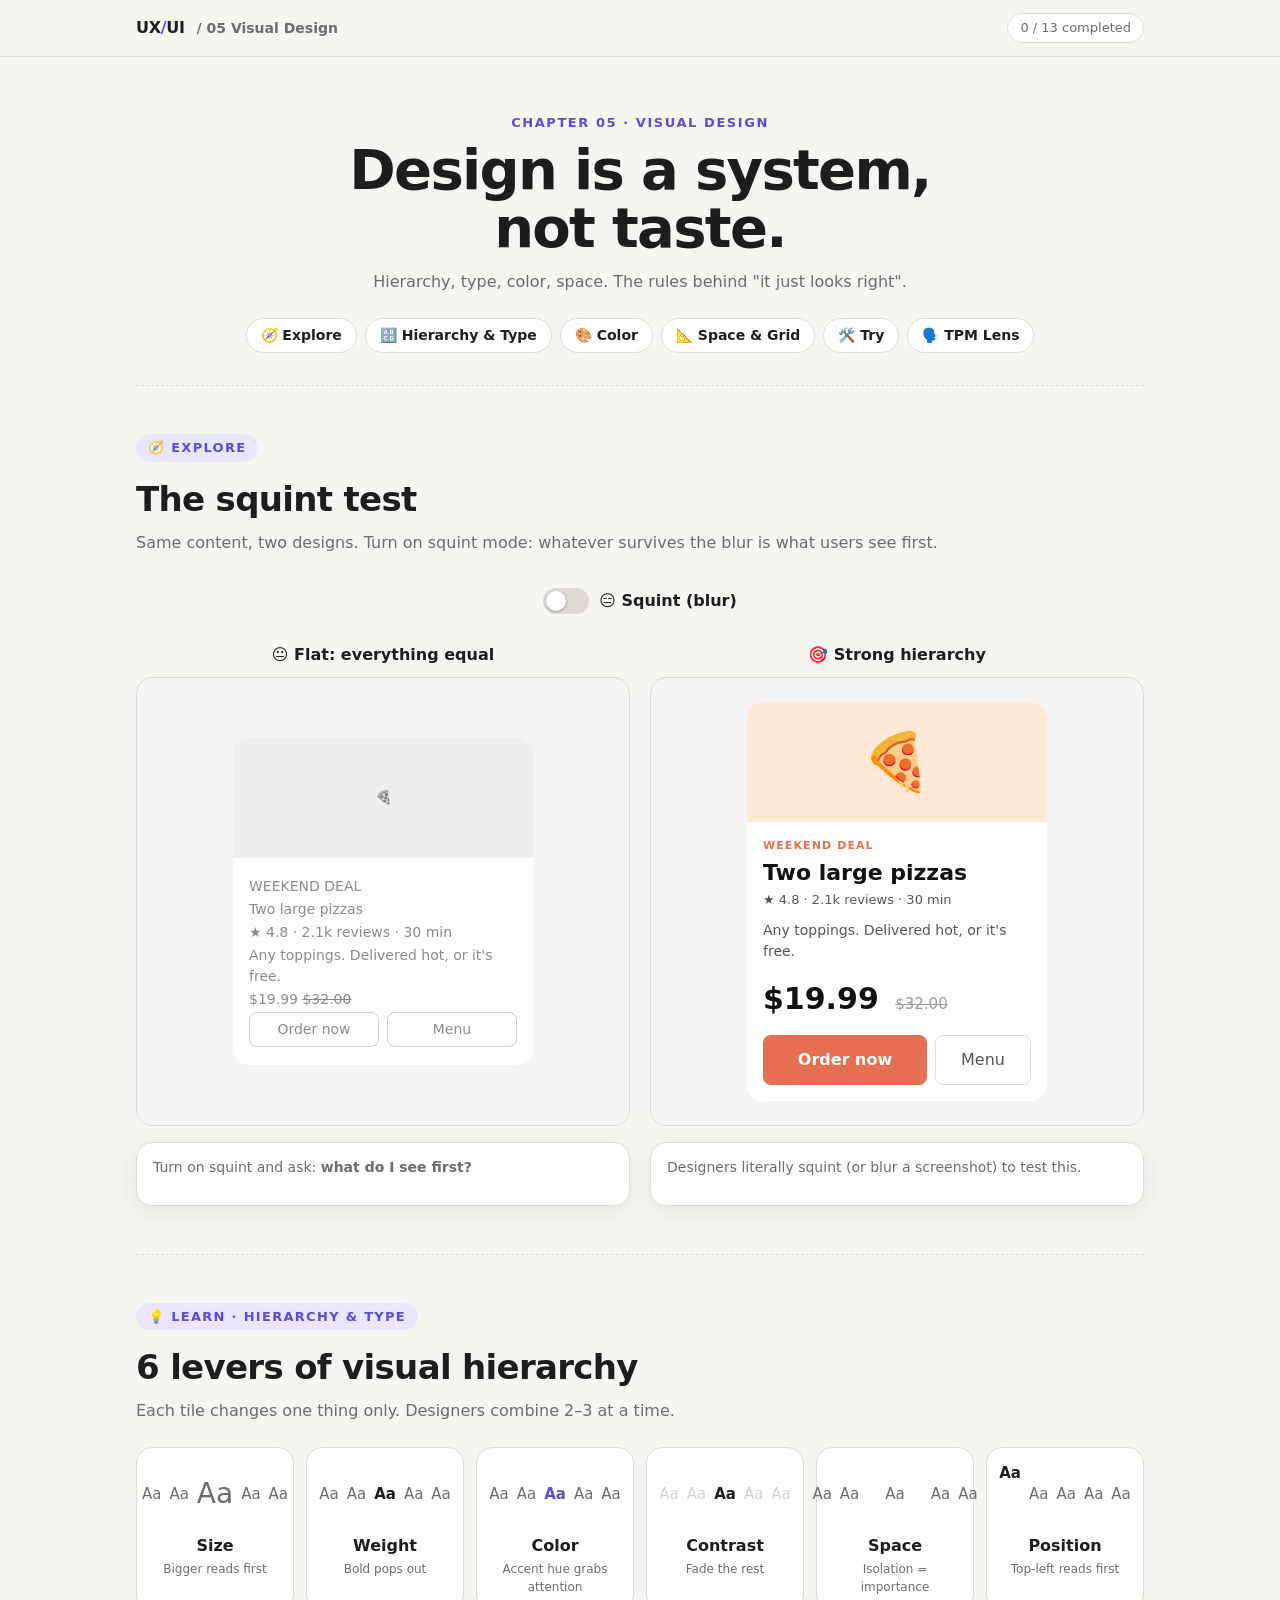
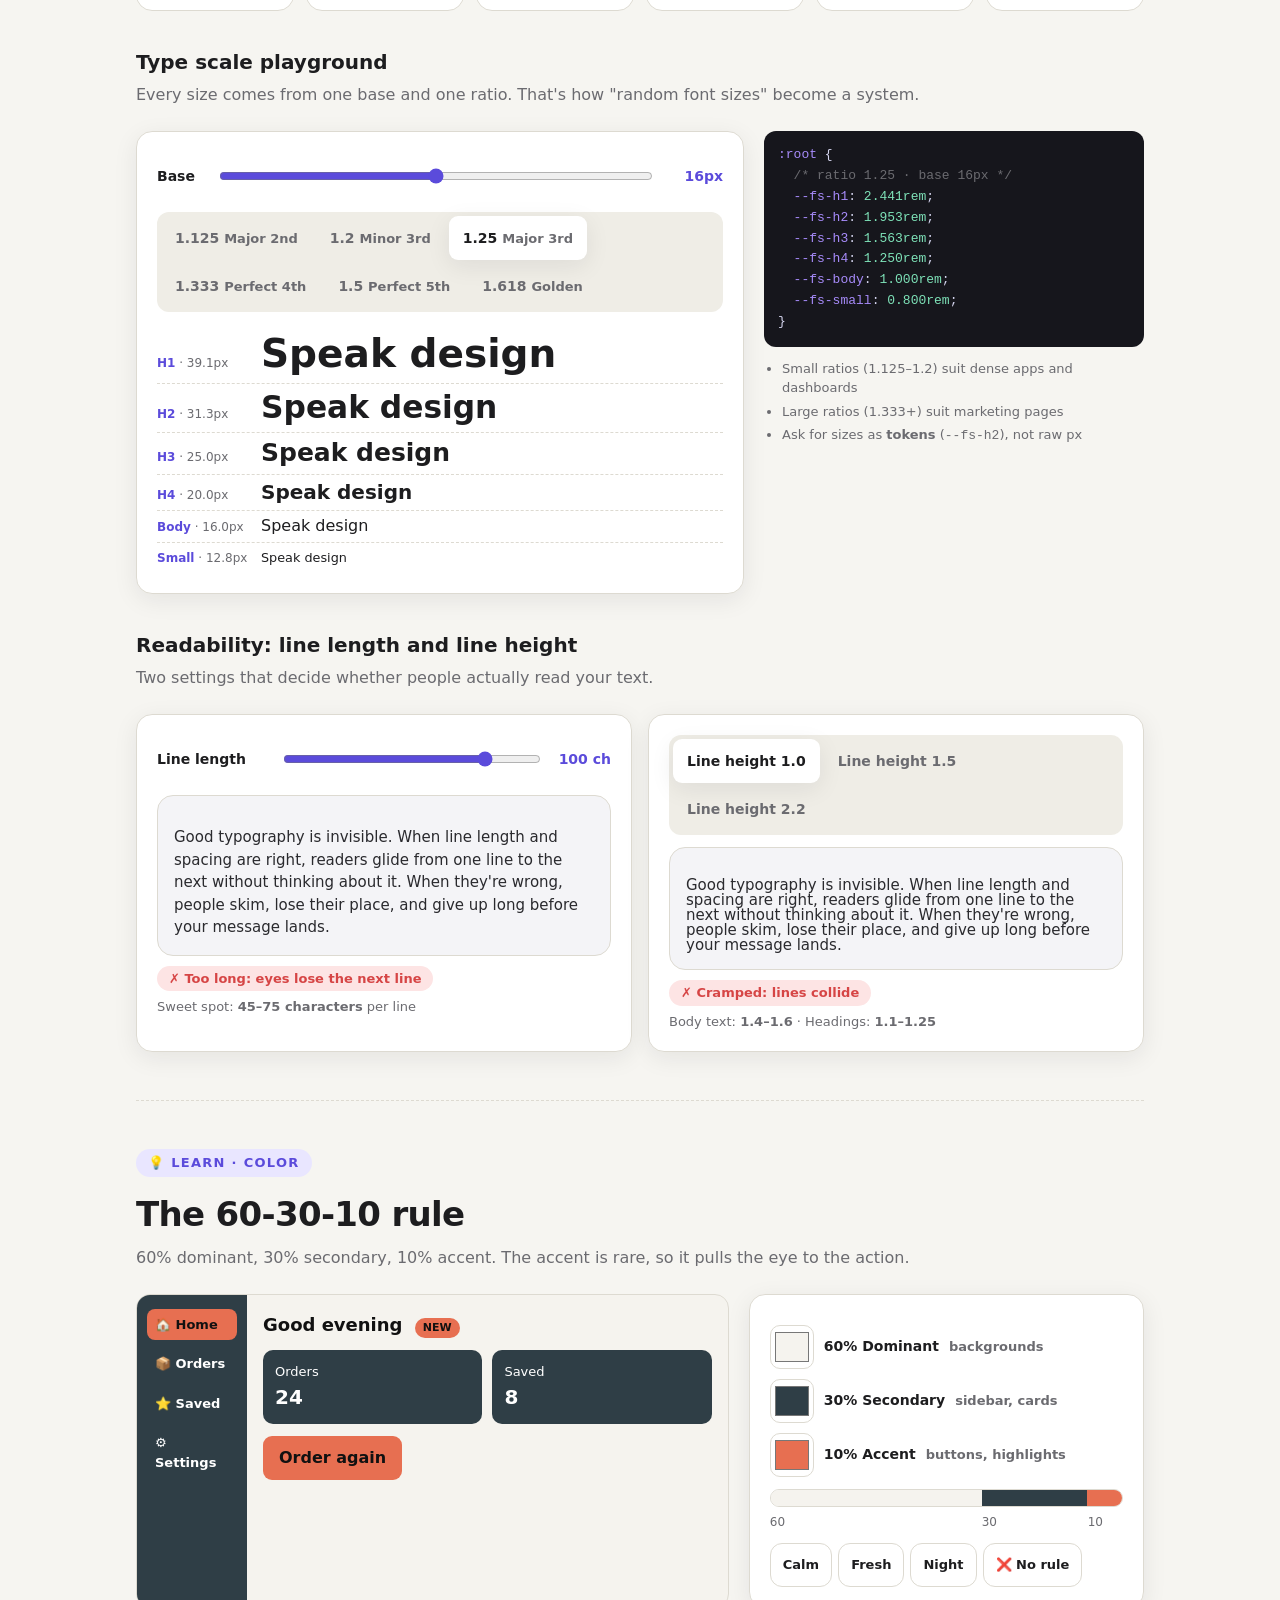
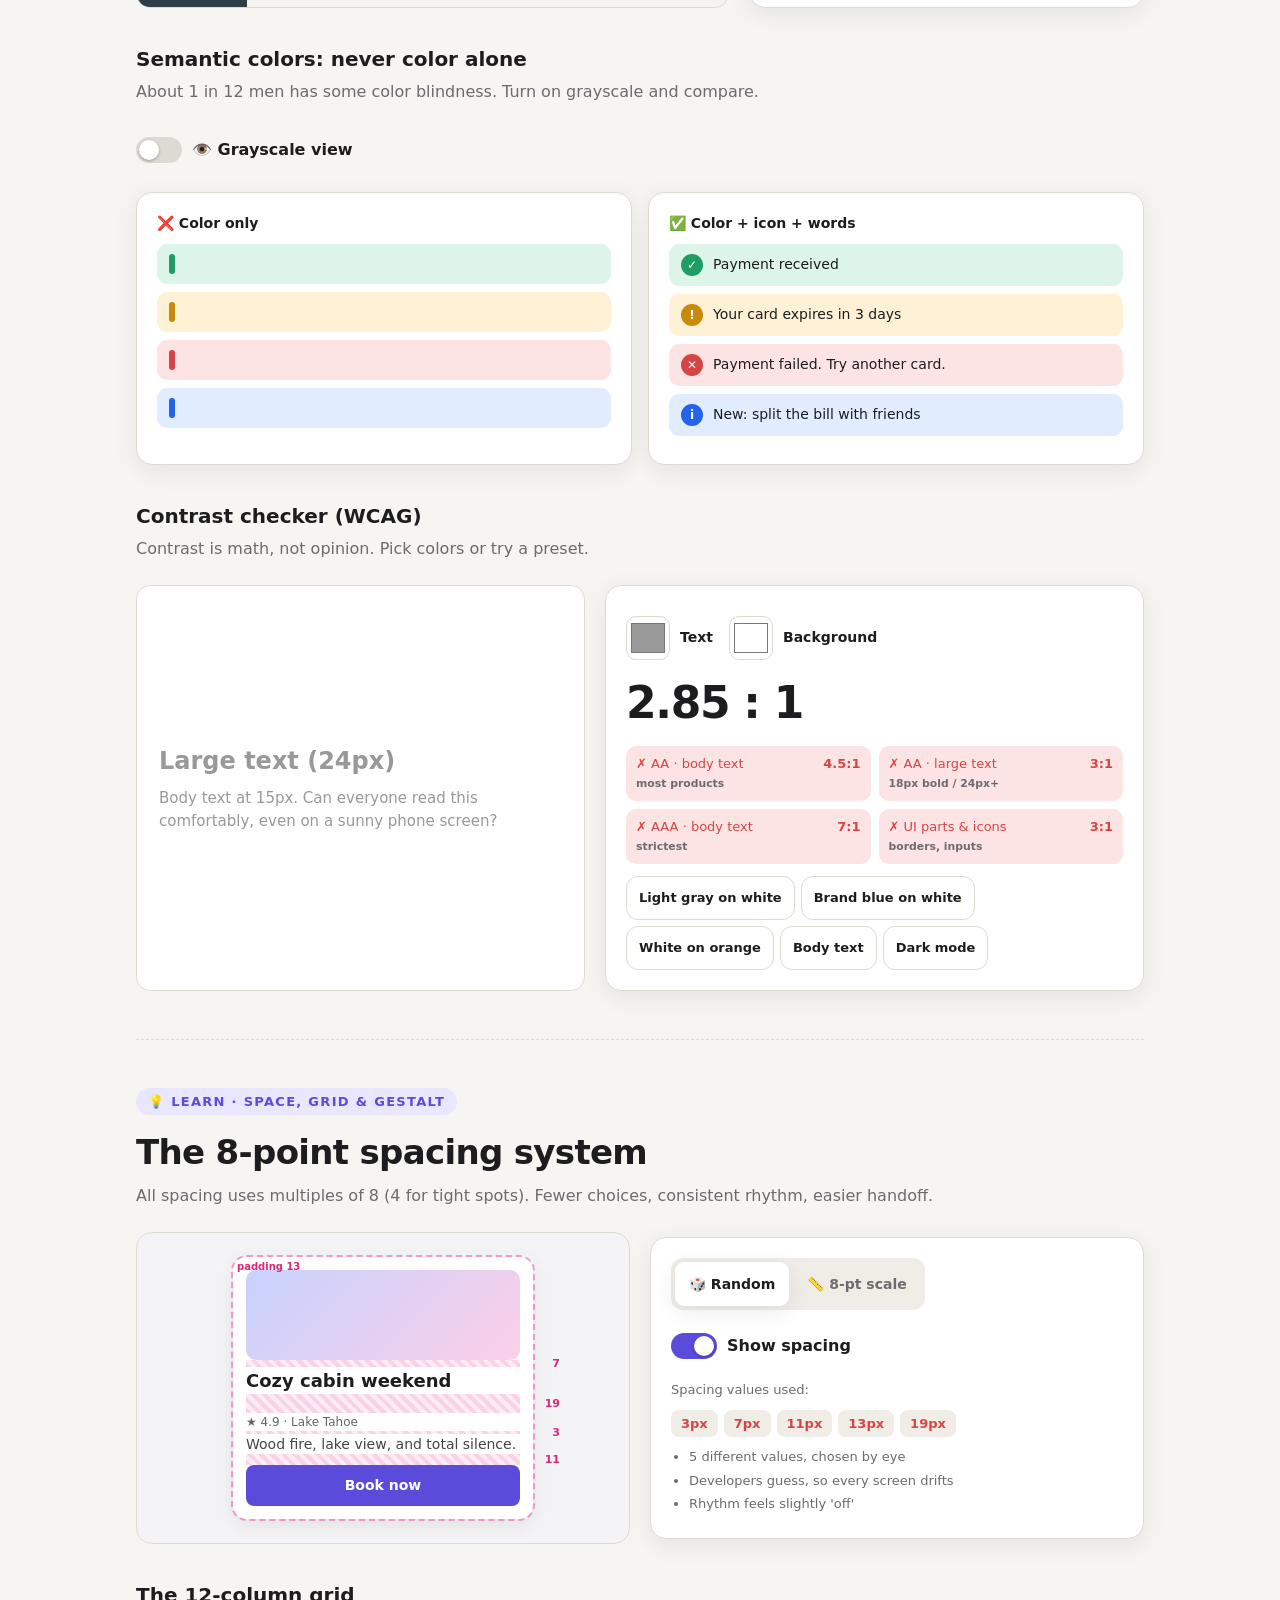
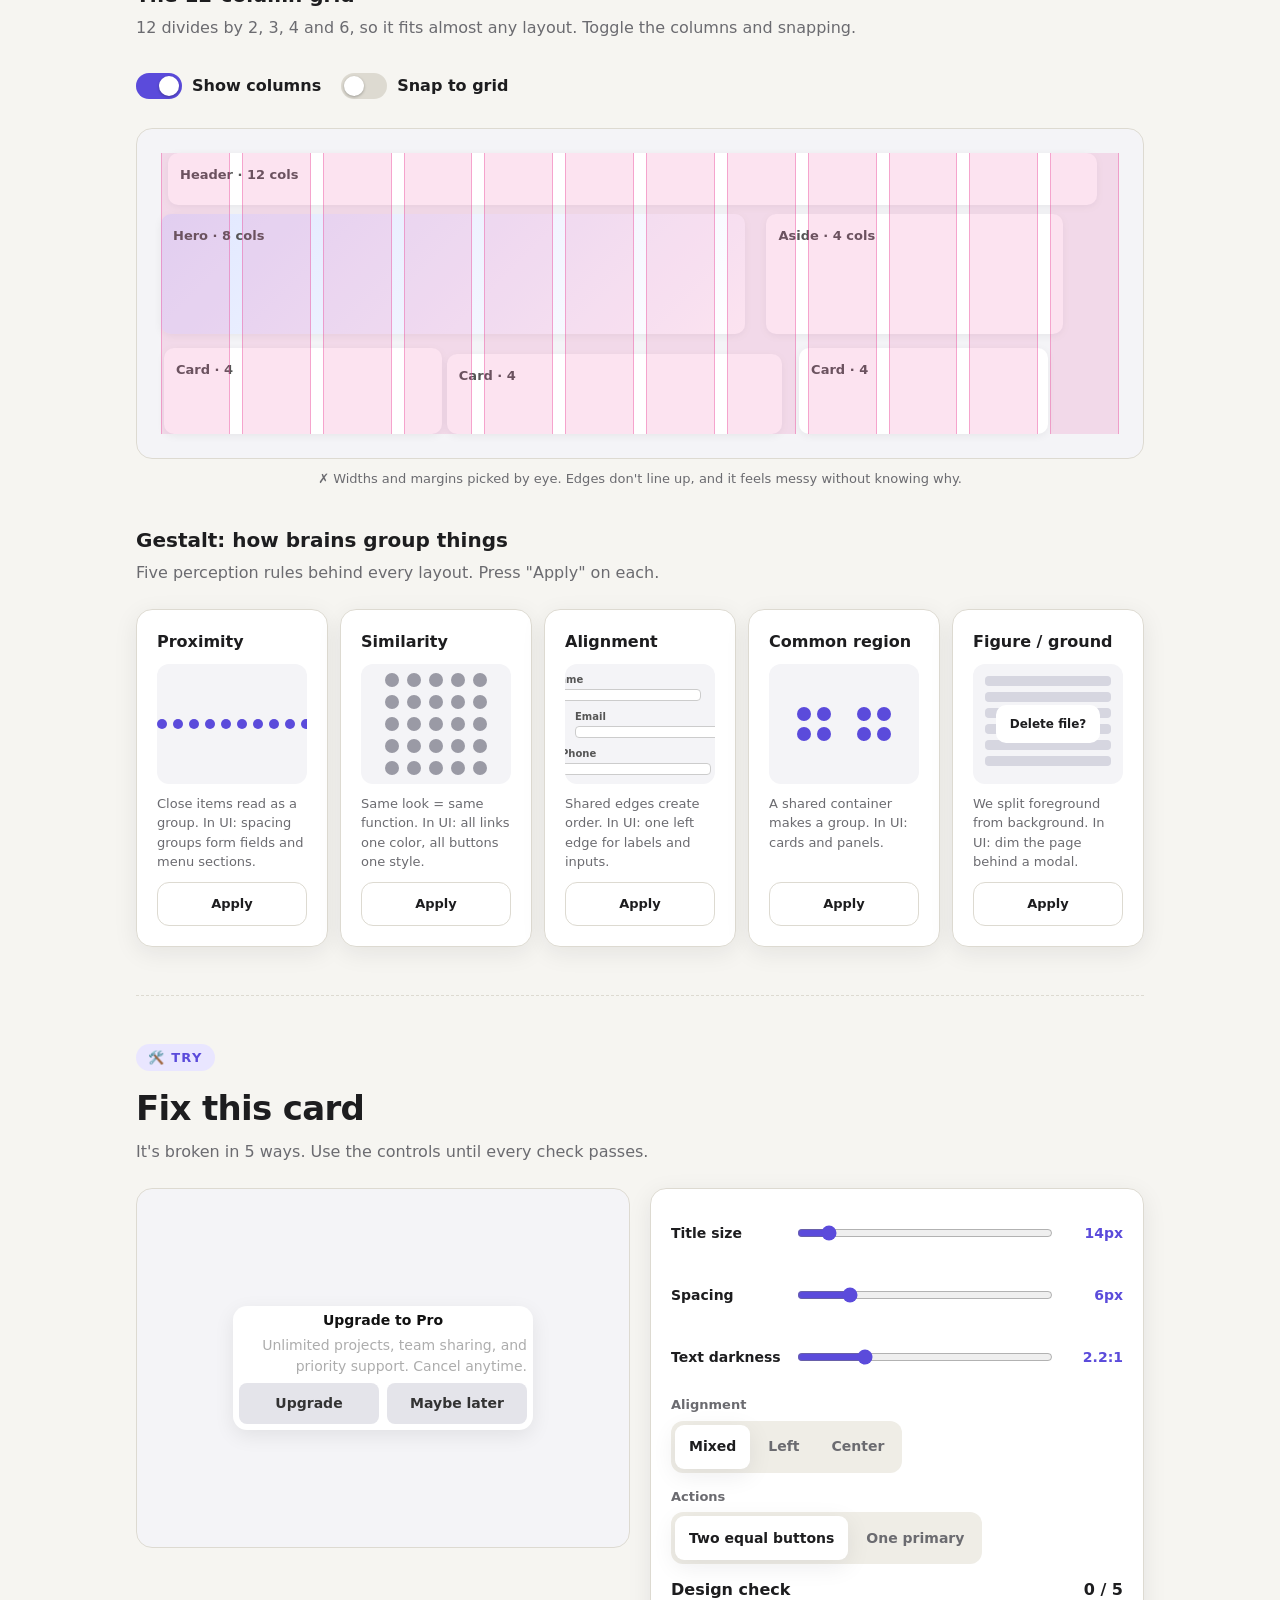
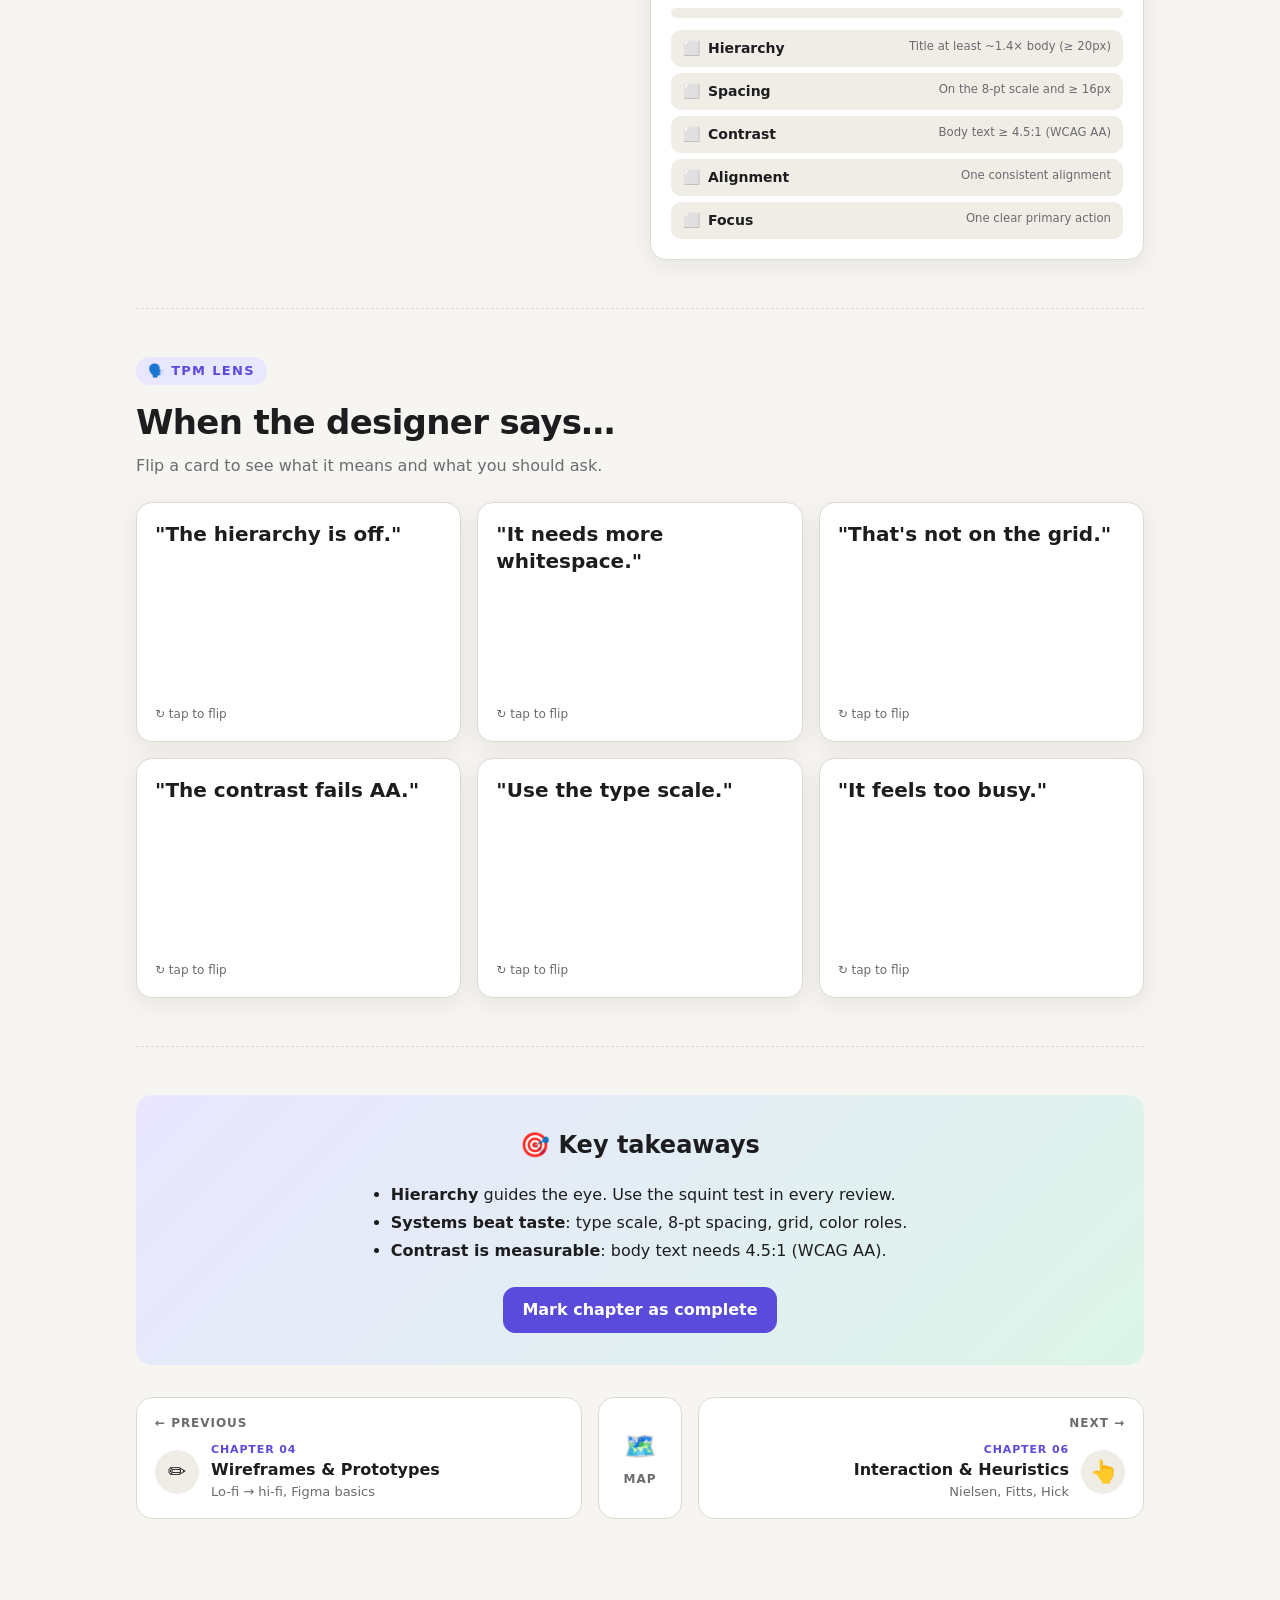
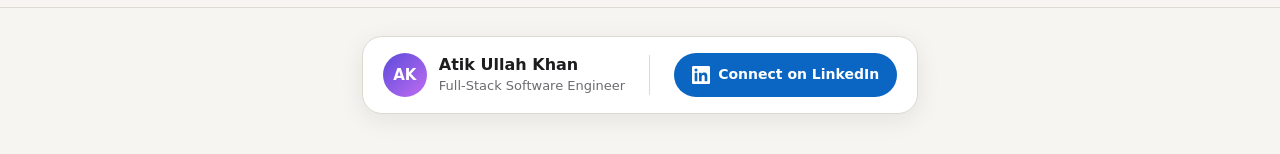
<file: chapters/05-visual-design.html>
<!doctype html>
<html lang="en">
<head>
  <meta charset="utf-8">
  <meta name="viewport" content="width=device-width, initial-scale=1">
  <link rel="icon" href="../assets/favicon.svg" type="image/svg+xml">
  <title>Visual Design · UX/UI</title>
  <link rel="stylesheet" href="../assets/style.css?v=4">
  <style data-page>
    /* Demo "artboards" use a fixed light palette, so designs read the same in both themes */
    .artboard { background: #f4f4f7; color: #1d1d1f; border-radius: var(--radius); padding: 24px; border: 1px solid var(--line); }
    .seg { display: inline-flex; background: var(--surface-2); border-radius: 12px; padding: 4px; gap: 4px; flex-wrap: wrap; }
    .seg button { font: inherit; font-size: 14px; font-weight: 700; border: 0; background: transparent; color: var(--muted); padding: 8px 14px; min-height: 44px; border-radius: 9px; cursor: pointer; }
    .seg button.on { background: var(--surface); color: var(--text); box-shadow: var(--shadow); }
    .controls { display: flex; gap: 20px; flex-wrap: wrap; justify-content: center; align-items: center; margin-bottom: 20px; }
    .controls .toggle { min-height: 44px; }
    .range-row input[type=range] { min-height: 44px; }
    .h3 { font-size: 20px; margin: 36px 0 6px; }
    .note { font-size: 13px; color: var(--muted); }
    .range-row { display: grid; grid-template-columns: 112px minmax(0, 1fr) 56px; align-items: center; gap: 12px; font-size: 14px; font-weight: 600; }
    .range-row input[type=range] { flex: 1; accent-color: var(--accent); }
    .range-row output { min-width: 56px; text-align: right; font-variant-numeric: tabular-nums; color: var(--accent); }

    /* ---------- Explore: squint test ---------- */
    .squint-grid { display: grid; grid-template-columns: repeat(2, minmax(0, 1fr)); gap: 20px; }
    @media (max-width: 700px) { .squint-grid { grid-template-columns: 1fr; } }
    .squint-grid .lbl { font-weight: 800; margin-bottom: 10px; text-align: center; }
    .squint-grid > div { display: flex; flex-direction: column; }
    .squint-grid .artboard { display: grid; place-items: center; min-height: 420px; flex: 1; }
    .promo { width: 100%; max-width: 300px; background: #fff; border-radius: 16px; overflow: hidden; transition: filter .4s; }
    .squinted .promo { filter: blur(6px); }
    .promo .img { height: 120px; display: grid; place-items: center; font-size: 56px; background: #ffe9d6; }
    .promo .body { padding: 16px; }
    .promo .tag, .promo .ttl, .promo .rate, .promo .desc, .promo .price { display: block; }
    .promo .actions { display: flex; gap: 8px; }
    .promo button { font: inherit; flex: 1; border-radius: 8px; cursor: pointer; }
    /* flat: everything equal */
    .promo.flat * { font-size: 14px !important; font-weight: 400 !important; color: #8a8a8a !important; }
    .promo.flat .img { background: #eee; filter: grayscale(1); }
    .promo.flat .body > * { margin: 2px 0; }
    .promo.flat button { background: #fff; border: 1px solid #ccc; padding: 6px; }
    /* strong: clear hierarchy */
    .promo.strong .tag { font-size: 11px; font-weight: 800; letter-spacing: .1em; color: #e76f51; margin-bottom: 6px; }
    .promo.strong .ttl { font-size: 22px; font-weight: 800; color: #111; line-height: 1.2; }
    .promo.strong .rate { font-size: 13px; color: #555; margin: 4px 0 10px; }
    .promo.strong .desc { font-size: 14px; color: #555; line-height: 1.5; margin-bottom: 14px; }
    .promo.strong .price { font-size: 30px; font-weight: 800; color: #111; margin-bottom: 14px; }
    .promo.strong .price s { font-size: 15px; font-weight: 500; color: #999; margin-left: 6px; }
    .promo.strong .primary { background: #e76f51; color: #fff; border: 0; padding: 12px; font-weight: 800; flex: 2; }
    .promo.strong .ghost { background: transparent; color: #555; border: 1px solid #ddd; padding: 12px; }
    .verdicts { display: grid; grid-template-columns: repeat(2, minmax(0, 1fr)); gap: 20px; margin-top: 16px; }
    @media (max-width: 700px) { .verdicts { grid-template-columns: 1fr; } }
    .verdicts .card { padding: 14px 16px; font-size: 14px; min-height: 64px; }

    /* ---------- Hierarchy levers ---------- */
    .levers { display: grid; grid-template-columns: repeat(3, minmax(0, 1fr)); gap: 12px; }
    @media (min-width: 1000px) { .levers { grid-template-columns: repeat(6, minmax(0, 1fr)); } }
    @media (max-width: 520px) { .levers { grid-template-columns: repeat(2, minmax(0, 1fr)); } }
    .lever { background: var(--surface); border: 1px solid var(--line); border-radius: var(--radius); padding: 14px; text-align: center; }
    .lever .demo { height: 64px; display: flex; align-items: center; justify-content: center; gap: 8px; color: var(--muted); font-weight: 500; font-size: 15px; }
    .lever .demo b { font-weight: 500; }
    .lever h4 { margin: 8px 0 2px; }
    .lever p { margin: 0; font-size: 12px; color: var(--muted); }

    /* ---------- Type scale ---------- */
    .ts-wrap { display: grid; grid-template-columns: minmax(0, 1.6fr) minmax(0, 1fr); gap: 20px; align-items: start; }
    @media (max-width: 700px) { .ts-wrap { grid-template-columns: 1fr; } }
    .ts-row { display: grid; grid-template-columns: 92px minmax(0, 1fr); align-items: baseline; gap: 12px; padding: 6px 0; border-bottom: 1px dashed var(--line); }
    .ts-row:last-child { border-bottom: 0; }
    .ts-row .meta { font-size: 12px; color: var(--muted); font-variant-numeric: tabular-nums; }
    .ts-row .meta b { color: var(--accent); }
    .ts-row .sample { white-space: nowrap; overflow: hidden; text-overflow: ellipsis; font-weight: 700; line-height: 1.15; }
    pre.code { margin: 0; background: #16161c; color: #d6d6f0; border-radius: 12px; padding: 14px; font-size: 13px; line-height: 1.6; overflow-x: auto; }
    pre.code .k { color: #a78bfa; } pre.code .v { color: #7ee2b8; }
    .read-grid { display: grid; grid-template-columns: repeat(2, minmax(0, 1fr)); gap: 16px; }
    @media (max-width: 700px) { .read-grid { grid-template-columns: 1fr; } }
    .read-box { font-size: 15px; margin: 14px auto 0; color: #2a2a2e; transition: max-width .2s, line-height .2s; }
    .verdict-pill { display: inline-block; font-size: 13px; font-weight: 700; padding: 3px 12px; border-radius: 999px; margin-top: 10px; }
    .verdict-pill.good { background: var(--good-soft); color: var(--good); }
    .verdict-pill.bad { background: var(--bad-soft); color: var(--bad); }

    /* ---------- Color: 60-30-10 ---------- */
    .c6-wrap { display: grid; grid-template-columns: minmax(0, 1.5fr) minmax(0, 1fr); gap: 20px; align-items: stretch; }
    @media (max-width: 700px) { .c6-wrap { grid-template-columns: 1fr; } }
    .mock { display: grid; grid-template-columns: 110px 1fr; border-radius: 14px; overflow: hidden; min-height: 260px; border: 1px solid var(--line); transition: background .3s; }
    .mock .side { padding: 14px 10px; display: flex; flex-direction: column; gap: 8px; font-size: 13px; font-weight: 600; }
    .mock .side span { padding: 6px 8px; border-radius: 8px; }
    .mock .main { padding: 16px; display: flex; flex-direction: column; gap: 12px; }
    .mock .main h5 { margin: 0; font-size: 18px; }
    .mock .tiles { display: grid; grid-template-columns: 1fr 1fr; gap: 10px; }
    .mock .tile { border-radius: 10px; padding: 12px; font-size: 13px; }
    .mock .tile b { display: block; font-size: 20px; }
    .mock .cta { align-self: flex-start; border: 0; border-radius: 9px; padding: 10px 16px; font: inherit; font-weight: 800; }
    .mock .badge6 { display: inline-block; font-size: 11px; font-weight: 800; padding: 2px 8px; border-radius: 999px; margin-left: 6px; }
    .ratio-bar { display: flex; height: 18px; border-radius: 999px; overflow: hidden; margin: 12px 0 6px; border: 1px solid var(--line); }
    .ratio-lbl { display: flex; font-size: 12px; color: var(--muted); }
    .swatch-row { display: flex; align-items: center; gap: 10px; margin: 10px 0; font-size: 14px; font-weight: 600; }
    .swatch-row input[type=color] { width: 44px; height: 44px; border: 1px solid var(--line); border-radius: 10px; background: none; padding: 2px; cursor: pointer; }
    .presets { display: flex; flex-wrap: wrap; gap: 6px; margin-top: 12px; }
    .presets .btn { padding: 6px 12px; font-size: 13px; min-height: 44px; }

    /* ---------- Semantic colors ---------- */
    .sem-grid { display: grid; grid-template-columns: repeat(2, minmax(0, 1fr)); gap: 16px; transition: filter .3s; }
    @media (max-width: 700px) { .sem-grid { grid-template-columns: 1fr; } }
    .sem-grid.gray { filter: grayscale(1); }
    .sem-col h4 { margin: 0 0 10px; font-size: 14px; }
    .alert { display: flex; gap: 10px; align-items: center; border-radius: 10px; padding: 10px 12px; margin-bottom: 8px; font-size: 14px; color: #1d1d1f; }
    .alert i { font-style: normal; font-weight: 900; width: 22px; height: 22px; border-radius: 50%; display: grid; place-items: center; color: #fff; font-size: 12px; flex: none; }
    .alert.only { height: 40px; }
    .a-success { background: #dcf5e8; } .a-success i { background: #1f9d63; }
    .a-warning { background: #fff1d6; } .a-warning i { background: #c98a0b; }
    .a-error   { background: #fde4e4; } .a-error i { background: #d64545; }
    .a-info    { background: #e1ecff; } .a-info i { background: #2563eb; }
    .alert.only .bar { width: 6px; align-self: stretch; border-radius: 4px; }

    /* ---------- Contrast checker ---------- */
    .cc { display: grid; grid-template-columns: minmax(0, 1fr) minmax(0, 1.2fr); gap: 20px; align-items: stretch; }
    @media (max-width: 700px) { .cc { grid-template-columns: 1fr; } }
    .cc-preview { border-radius: 14px; padding: 22px; display: flex; flex-direction: column; justify-content: center; gap: 8px; border: 1px solid var(--line); }
    .cc-preview .big { font-size: 24px; font-weight: 700; }
    .cc-preview .small { font-size: 15px; }
    .cc-ratio { font-size: 44px; font-weight: 900; letter-spacing: -0.03em; font-variant-numeric: tabular-nums; }
    .cc-badges { display: grid; grid-template-columns: repeat(2, minmax(0, 1fr)); gap: 8px; margin-top: 10px; }
    .cc-badges div { font-size: 13px; padding: 8px 10px; border-radius: 10px; display: flex; justify-content: space-between; gap: 8px; }
    .cc-badges .pass { background: var(--good-soft); color: var(--good); }
    .cc-badges .fail { background: var(--bad-soft); color: var(--bad); }
    .cc-badges small { color: var(--muted); font-weight: 600; }

    /* ---------- Space: 8pt ---------- */
    .sp-wrap { display: grid; grid-template-columns: minmax(0, 1fr) minmax(0, 1fr); gap: 20px; align-items: center; }
    @media (max-width: 700px) { .sp-wrap { grid-template-columns: 1fr; } }
    .sp-card { background: #fff; border-radius: 14px; max-width: 300px; margin: 0 auto; position: relative; box-shadow: 0 6px 20px rgba(0,0,0,.08); }
    .sp-card .img { height: 90px; border-radius: 10px; background: linear-gradient(135deg, #c7d2fe, #fbcfe8); }
    .sp-card .t { font-size: 18px; font-weight: 800; }
    .sp-card .m { font-size: 12px; color: #666; }
    .sp-card .d { font-size: 14px; color: #444; line-height: 1.45; }
    .sp-card .b { background: #5b4bdb; color: #fff; border-radius: 8px; padding: 10px; text-align: center; font-weight: 800; font-size: 14px; }
    .gap { position: relative; transition: height .3s; }
    .show-gaps .gap { background: repeating-linear-gradient(45deg, rgba(236,72,153,.25) 0 4px, rgba(236,72,153,.1) 4px 8px); }
    .show-gaps .gap::after { content: attr(data-v); position: absolute; right: -40px; top: 50%; transform: translateY(-50%); font-size: 11px; font-weight: 800; color: #db2777; }
    .show-gaps .sp-card { outline: 2px dashed rgba(236,72,153,.5); }
    .pad-lbl { position: absolute; top: 2px; left: 4px; font-size: 10px; font-weight: 800; color: #db2777; opacity: 0; }
    .show-gaps .pad-lbl { opacity: 1; }
    .vals { display: flex; flex-wrap: wrap; gap: 6px; margin: 10px 0; }
    .vals span { font-size: 13px; font-weight: 800; padding: 4px 10px; border-radius: 8px; background: var(--surface-2); font-variant-numeric: tabular-nums; }

    /* ---------- Grid ---------- */
    .grid-demo { position: relative; }
    .grid-demo .cols { position: absolute; inset: 24px; display: grid; grid-template-columns: repeat(12, 1fr); gap: 12px; pointer-events: none; opacity: 0; transition: opacity .3s; z-index: 1; }
    .grid-demo.show .cols { opacity: 1; }
    .grid-demo .cols i { background: rgba(236,72,153,.15); border-left: 1px solid rgba(236,72,153,.4); border-right: 1px solid rgba(236,72,153,.4); }
    .layout { display: grid; grid-template-columns: repeat(12, 1fr); gap: 12px; }
    .layout > div { background: #fff; border-radius: 10px; padding: 12px; font-size: 13px; font-weight: 700; color: #555; min-height: 52px; box-shadow: 0 2px 8px rgba(0,0,0,.06); transition: margin .4s, width .4s; }
    .layout .l-head { grid-column: span 12; }
    .layout .l-hero { grid-column: span 8; min-height: 120px; background: linear-gradient(135deg, #e0e7ff, #fff); }
    .layout .l-aside { grid-column: span 4; }
    .layout .l-card { grid-column: span 4; min-height: 80px; }
    .layout.off { display: flex; flex-wrap: wrap; gap: 0; }
    .layout.off .l-head { width: 97%; margin: 0 0 9px 7px; }
    .layout.off .l-hero { width: 61%; margin: 0 0 14px 0; }
    .layout.off .l-aside { width: 31%; margin: 0 0 14px 21px; }
    .layout.off .l-card:nth-of-type(4) { width: 29%; margin: 0 5px 0 3px; }
    .layout.off .l-card:nth-of-type(5) { width: 35%; margin: 6px 17px 0 0; }
    .layout.off .l-card:nth-of-type(6) { width: 26%; margin: 0; }

    /* ---------- Gestalt ---------- */
    .gestalt { display: grid; grid-template-columns: repeat(auto-fit, minmax(190px, 1fr)); gap: 12px; }
    .gs { display: flex; flex-direction: column; gap: 10px; }
    .gs h4 { margin: 0; }
    .gs .stage { background: #f4f4f7; border-radius: 12px; height: 120px; display: grid; place-items: center; overflow: hidden; position: relative; }
    .gs p { margin: 0; font-size: 13px; color: var(--muted); flex: 1; }
    .gs .btn { padding: 8px 12px; font-size: 13px; min-height: 44px; }
    .dots-row { display: flex; gap: 6px; }
    .dots-row i { width: 10px; height: 10px; border-radius: 50%; background: #5b4bdb; transition: margin .3s; }
    .g-on .dots-row i:nth-child(4n):not(:last-child) { margin-right: 18px; }
    .sim { display: grid; grid-template-columns: repeat(5, 14px); gap: 8px; }
    .sim i { width: 14px; height: 14px; border-radius: 50%; background: #9a9aa5; transition: background .3s, border-radius .3s; }
    .g-on .sim i:nth-child(5n+2), .g-on .sim i:nth-child(5n+4) { background: #e76f51; border-radius: 3px; }
    .al { display: flex; flex-direction: column; gap: 8px; width: 150px; }
    .al div { display: flex; flex-direction: column; gap: 2px; transition: transform .3s; }
    .al span { font-size: 10px; font-weight: 700; color: #555; }
    .al u { display: block; height: 12px; border-radius: 4px; background: #fff; border: 1px solid #ccc; text-decoration: none; }
    .al div:nth-child(1) { transform: translateX(-14px); }
    .al div:nth-child(2) { transform: translateX(10px); }
    .al div:nth-child(3) { transform: translateX(-4px); }
    .g-on .al div { transform: none; }
    .reg { display: flex; gap: 10px; }
    .reg > div { display: grid; grid-template-columns: repeat(2, 14px); gap: 6px; padding: 8px; border-radius: 10px; transition: background .3s, box-shadow .3s; }
    .reg i { width: 14px; height: 14px; border-radius: 50%; background: #5b4bdb; }
    .g-on .reg > div { background: #fff; box-shadow: 0 2px 8px rgba(0,0,0,.12); }
    .fg-bg { position: absolute; inset: 0; padding: 12px; display: flex; flex-direction: column; gap: 6px; }
    .fg-bg u { display: block; height: 10px; border-radius: 4px; background: #d6d6e0; text-decoration: none; }
    .fg-scrim { position: absolute; inset: 0; background: rgba(15,15,30,0); transition: background .3s; }
    .fg-modal { position: relative; background: #fff; border-radius: 10px; padding: 10px 14px; font-size: 12px; font-weight: 800; color: #1d1d1f; transition: box-shadow .3s; }
    .g-on .fg-scrim { background: rgba(15,15,30,.55); }
    .g-on .fg-modal { box-shadow: 0 10px 30px rgba(0,0,0,.4); }

    /* ---------- Try: fix the card ---------- */
    .fix { display: grid; grid-template-columns: minmax(0, 1fr) minmax(0, 1fr); gap: 20px; align-items: start; }
    /* Preview stays in view while you adjust the controls */
    .fix > .artboard { position: sticky; top: 72px; }
    @media (max-width: 700px) { .fix { grid-template-columns: 1fr; } }
    .fix .artboard { display: grid; place-items: center; min-height: 360px; }
    .fx-card { background: #fff; border-radius: 14px; width: 100%; max-width: 300px; display: flex; flex-direction: column; box-shadow: 0 6px 20px rgba(0,0,0,.08); transition: all .25s; }
    .fx-card .t { font-weight: 800; color: #111; line-height: 1.2; }
    .fx-card .d { font-size: 14px; line-height: 1.5; }
    .fx-card .acts { display: flex; gap: 8px; }
    .fx-card .acts span { flex: 1; text-align: center; border-radius: 8px; padding: 10px; font-size: 14px; font-weight: 700; }
    .fx-controls { display: flex; flex-direction: column; gap: 14px; }
    .fx-controls .lbl { font-size: 13px; font-weight: 700; color: var(--muted); margin-bottom: 6px; }
    .checks { list-style: none; padding: 0; margin: 0; display: flex; flex-direction: column; gap: 6px; }
    .checks li { font-size: 14px; padding: 8px 12px; border-radius: 10px; background: var(--surface-2); display: flex; gap: 8px; }
    .checks li.ok { background: var(--good-soft); }
    .checks li small { color: var(--muted); margin-left: auto; white-space: nowrap; }
    .score-bar { height: 10px; border-radius: 999px; background: var(--surface-2); overflow: hidden; margin: 6px 0 12px; }
    .score-bar i { display: block; height: 100%; background: var(--accent); transition: width .4s, background .4s; }
    .score-head { display: flex; justify-content: space-between; font-weight: 800; }

    /* ---------- TPM lens ---------- */
    .say { font-size: 20px; font-weight: 700; }
    .flip-back .lbl { font-size: 11px; font-weight: 800; letter-spacing: .1em; text-transform: uppercase; color: var(--accent); margin-top: 8px; }
    .flip-back .lbl:first-child { margin-top: 0; }
    .flip-back p { margin: 2px 0; font-size: 14px; }
    #lens .flip, #lens .flip-inner { min-height: 240px; }
  </style>
</head>
<body>
  <header class="topbar">
    <div class="wrap">
      <a class="brand" href="../index.html">UX<span>/</span>UI</a>
      <span class="crumb">/ 05 Visual Design</span>
      <div class="spacer"></div>
      <div class="progress-pill"></div>
    </div>
  </header>

  <main class="wrap view" id="app">
    <section class="hero">
      <div class="kicker">Chapter 05 · Visual Design</div>
      <h1>Design is a system,<br>not taste.</h1>
      <p>Hierarchy, type, color, space. The rules behind "it just looks right".</p>
      <nav class="stepper">
        <a href="#explore">🧭 Explore</a>
        <a href="#hierarchy">🔠 Hierarchy &amp; Type</a>
        <a href="#color">🎨 Color</a>
        <a href="#space">📐 Space &amp; Grid</a>
        <a href="#try">🛠️ Try</a>
        <a href="#lens">🗣️ TPM Lens</a>
      </nav>
    </section>

    <!-- ================= EXPLORE ================= -->
    <section class="section" id="explore">
      <span class="step-label">🧭 Explore</span>
      <h2>The squint test</h2>
      <p class="sub">Same content, two designs. Turn on squint mode: whatever survives the blur is what users see first.</p>

      <div class="controls">
        <label class="toggle"><input type="checkbox" id="squint"><span class="track"></span>😑 Squint (blur)</label>
      </div>

      <div class="squint-grid" id="squint-grid">
        <div>
          <div class="lbl">😐 Flat: everything equal</div>
          <div class="artboard"><div class="promo flat"></div></div>
        </div>
        <div>
          <div class="lbl">🎯 Strong hierarchy</div>
          <div class="artboard"><div class="promo strong"></div></div>
        </div>
      </div>
      <div class="verdicts" id="squint-verdicts"></div>
    </section>

    <!-- ================= HIERARCHY & TYPE ================= -->
    <section class="section" id="hierarchy">
      <span class="step-label">💡 Learn · Hierarchy &amp; Type</span>
      <h2>6 levers of visual hierarchy</h2>
      <p class="sub">Each tile changes one thing only. Designers combine 2–3 at a time.</p>
      <div class="levers" id="levers"></div>

      <h3 class="h3">Type scale playground</h3>
      <p class="sub">Every size comes from one base and one ratio. That's how "random font sizes" become a system.</p>
      <div class="ts-wrap">
        <div class="card">
          <div class="controls" style="justify-content:flex-start;margin-bottom:12px">
            <div class="range-row" style="flex:1;grid-template-columns:48px minmax(0,1fr) 56px">Base <input type="range" id="ts-base" min="12" max="20" value="16"><output id="ts-base-out">16px</output></div>
          </div>
          <div class="seg" id="ts-ratios" style="margin-bottom:14px"></div>
          <div id="ts-rows"></div>
        </div>
        <div>
          <pre class="code" id="ts-code"></pre>
          <ul class="bullets note" style="margin-top:12px">
            <li>Small ratios (1.125–1.2) suit dense apps and dashboards</li>
            <li>Large ratios (1.333+) suit marketing pages</li>
            <li>Ask for sizes as <b>tokens</b> (<code>--fs-h2</code>), not raw px</li>
          </ul>
        </div>
      </div>

      <h3 class="h3">Readability: line length and line height</h3>
      <p class="sub">Two settings that decide whether people actually read your text.</p>
      <div class="read-grid">
        <div class="card">
          <div class="range-row">Line length <input type="range" id="ll" min="20" max="120" value="100"><output id="ll-out"></output></div>
          <div class="artboard" style="padding:16px;margin-top:12px"><p class="read-box" id="ll-box"></p></div>
          <span class="verdict-pill" id="ll-verdict"></span>
          <div class="note" style="margin-top:6px">Sweet spot: <b>45–75 characters</b> per line</div>
        </div>
        <div class="card">
          <div class="seg" id="lh-seg"></div>
          <div class="artboard" style="padding:16px;margin-top:12px"><p class="read-box" id="lh-box" style="max-width:60ch"></p></div>
          <span class="verdict-pill" id="lh-verdict"></span>
          <div class="note" style="margin-top:6px">Body text: <b>1.4–1.6</b> · Headings: <b>1.1–1.25</b></div>
        </div>
      </div>
    </section>

    <!-- ================= COLOR ================= -->
    <section class="section" id="color">
      <span class="step-label">💡 Learn · Color</span>
      <h2>The 60-30-10 rule</h2>
      <p class="sub">60% dominant, 30% secondary, 10% accent. The accent is rare, so it pulls the eye to the action.</p>
      <div class="c6-wrap">
        <div class="mock" id="mock"></div>
        <div class="card">
          <div class="swatch-row"><input type="color" id="c-d" value="#f5f3ee"> 60% Dominant <span class="note">backgrounds</span></div>
          <div class="swatch-row"><input type="color" id="c-s" value="#2f3e46"> 30% Secondary <span class="note">sidebar, cards</span></div>
          <div class="swatch-row"><input type="color" id="c-a" value="#e76f51"> 10% Accent <span class="note">buttons, highlights</span></div>
          <div class="ratio-bar" id="ratio-bar"></div>
          <div class="ratio-lbl"><span style="width:60%">60</span><span style="width:30%">30</span><span>10</span></div>
          <div class="presets" id="presets"></div>
        </div>
      </div>

      <h3 class="h3">Semantic colors: never color alone</h3>
      <p class="sub">About 1 in 12 men has some color blindness. Turn on grayscale and compare.</p>
      <div class="controls" style="justify-content:flex-start">
        <label class="toggle"><input type="checkbox" id="gray"><span class="track"></span>👁️ Grayscale view</label>
      </div>
      <div class="sem-grid" id="sem-grid"></div>

      <h3 class="h3">Contrast checker (WCAG)</h3>
      <p class="sub">Contrast is math, not opinion. Pick colors or try a preset.</p>
      <div class="cc">
        <div class="cc-preview" id="cc-preview">
          <div class="big">Large text (24px)</div>
          <div class="small">Body text at 15px. Can everyone read this comfortably, even on a sunny phone screen?</div>
        </div>
        <div class="card">
          <div style="display:flex;gap:16px;flex-wrap:wrap">
            <div class="swatch-row"><input type="color" id="cc-fg" value="#999999"> Text</div>
            <div class="swatch-row"><input type="color" id="cc-bg" value="#ffffff"> Background</div>
          </div>
          <div class="cc-ratio" id="cc-ratio"></div>
          <div class="cc-badges" id="cc-badges"></div>
          <div class="presets" id="cc-presets"></div>
        </div>
      </div>
    </section>

    <!-- ================= SPACE & GRID ================= -->
    <section class="section" id="space">
      <span class="step-label">💡 Learn · Space, Grid &amp; Gestalt</span>
      <h2>The 8-point spacing system</h2>
      <p class="sub">All spacing uses multiples of 8 (4 for tight spots). Fewer choices, consistent rhythm, easier handoff.</p>
      <div class="sp-wrap">
        <div class="artboard" id="sp-board">
          <div class="sp-card" id="sp-card"></div>
        </div>
        <div class="card">
          <div class="seg" id="sp-seg"></div>
          <div class="controls" style="justify-content:flex-start;margin:14px 0 0">
            <label class="toggle"><input type="checkbox" id="sp-show" checked><span class="track"></span>Show spacing</label>
          </div>
          <div class="note" style="margin-top:12px">Spacing values used:</div>
          <div class="vals" id="sp-vals"></div>
          <ul class="bullets note" id="sp-notes"></ul>
        </div>
      </div>

      <h3 class="h3">The 12-column grid</h3>
      <p class="sub">12 divides by 2, 3, 4 and 6, so it fits almost any layout. Toggle the columns and snapping.</p>
      <div class="controls" style="justify-content:flex-start">
        <label class="toggle"><input type="checkbox" id="g-cols" checked><span class="track"></span>Show columns</label>
        <label class="toggle"><input type="checkbox" id="g-snap"><span class="track"></span>Snap to grid</label>
      </div>
      <div class="artboard grid-demo show" id="grid-demo">
        <div class="cols"></div>
        <div class="layout off" id="layout">
          <div class="l-head">Header · 12 cols</div>
          <div class="l-hero">Hero · 8 cols</div>
          <div class="l-aside">Aside · 4 cols</div>
          <div class="l-card">Card · 4</div>
          <div class="l-card">Card · 4</div>
          <div class="l-card">Card · 4</div>
        </div>
      </div>
      <p class="note" id="grid-note" style="text-align:center;margin-top:10px"></p>

      <h3 class="h3">Gestalt: how brains group things</h3>
      <p class="sub">Five perception rules behind every layout. Press "Apply" on each.</p>
      <div class="gestalt" id="gestalt"></div>
    </section>

    <!-- ================= TRY ================= -->
    <section class="section" id="try">
      <span class="step-label">🛠️ Try</span>
      <h2>Fix this card</h2>
      <p class="sub">It's broken in 5 ways. Use the controls until every check passes.</p>
      <div class="fix">
        <div class="artboard"><div class="fx-card" id="fx-card"></div></div>
        <div class="card fx-controls">
          <div class="range-row">Title size <input type="range" id="fx-title" min="12" max="32" value="14"><output id="fx-title-out"></output></div>
          <div class="range-row">Spacing <input type="range" id="fx-space" min="0" max="32" value="6" step="2"><output id="fx-space-out"></output></div>
          <div class="range-row">Text darkness <input type="range" id="fx-dark" min="0" max="80" value="20"><output id="fx-dark-out"></output></div>
          <div><div class="lbl">Alignment</div><div class="seg" id="fx-align"></div></div>
          <div><div class="lbl">Actions</div><div class="seg" id="fx-acts"></div></div>
          <div>
            <div class="score-head"><span>Design check</span><span id="fx-score"></span></div>
            <div class="score-bar"><i id="fx-bar"></i></div>
            <ul class="checks" id="fx-checks"></ul>
          </div>
        </div>
      </div>
    </section>

    <!-- ================= TPM LENS ================= -->
    <section class="section" id="lens">
      <span class="step-label">🗣️ TPM Lens</span>
      <h2>When the designer says…</h2>
      <p class="sub">Flip a card to see what it means and what you should ask.</p>
      <div class="grid grid-3" id="lens-cards"></div>
    </section>

    <!-- ================= WRAP ================= -->
    <section class="section">
      <div class="done-banner">
        <h3>🎯 Key takeaways</h3>
        <ul class="bullets" style="display:inline-block;text-align:left;margin:8px 0 20px">
          <li><b>Hierarchy</b> guides the eye. Use the squint test in every review.</li>
          <li><b>Systems beat taste</b>: type scale, 8-pt spacing, grid, color roles.</li>
          <li><b>Contrast is measurable</b>: body text needs 4.5:1 (WCAG AA).</li>
        </ul>
        <div><button class="btn primary" id="mark-done">Mark chapter as complete</button></div>
      </div>
      <nav class="chapter-nav"></nav>
    </section>
  </main>

  <footer class="footer">Built step by step · Progress is saved in your browser</footer>

  <script type="text/page-script">
    const $ = id => document.getElementById(id);
    const seg = (el, items, active, onPick) => {
      el.innerHTML = items.map((t, i) => `<button class="${i === active ? "on" : ""}" data-i="${i}">${t}</button>`).join("");
      el.onclick = e => { const b = e.target.closest("button"); if (b) onPick(+b.dataset.i); };
    };

    /* ---------- Contrast math (WCAG 2.x relative luminance) ---------- */
    const hexToRgb = h => { h = h.replace("#", ""); if (h.length === 3) h = [...h].map(c => c + c).join(""); return [0, 2, 4].map(i => parseInt(h.slice(i, i + 2), 16)); };
    const lum = rgb => { const [r, g, b] = rgb.map(v => { v /= 255; return v <= 0.03928 ? v / 12.92 : ((v + 0.055) / 1.055) ** 2.4; }); return 0.2126 * r + 0.7152 * g + 0.0722 * b; };
    const contrast = (a, b) => { const [x, y] = [lum(hexToRgb(a)), lum(hexToRgb(b))].sort((m, n) => n - m); return (x + 0.05) / (y + 0.05); };
    const readableOn = bg => contrast("#ffffff", bg) >= contrast("#111111", bg) ? "#ffffff" : "#111111";

    /* ---------- Explore: squint ---------- */
    const promoHtml = `
      <div class="img">🍕</div>
      <div class="body">
        <span class="tag">WEEKEND DEAL</span>
        <span class="ttl">Two large pizzas</span>
        <span class="rate">★ 4.8 · 2.1k reviews · 30 min</span>
        <span class="desc">Any toppings. Delivered hot, or it's free.</span>
        <span class="price">$19.99 <s>$32.00</s></span>
        <div class="actions"><button class="primary">Order now</button><button class="ghost">Menu</button></div>
      </div>`;
    document.querySelectorAll(".promo").forEach(p => p.innerHTML = promoHtml);
    function renderSquint() {
      const on = $("squint").checked;
      $("squint-grid").classList.toggle("squinted", on);
      $("squint-verdicts").innerHTML = on
        ? `<div class="card">😶 One gray blur. Nothing leads, so the eye wanders and the user leaves.</div>
           <div class="card">👀 The image, price and orange button survive the blur. That's the reading path: <b>what → how much → act</b>.</div>`
        : `<div class="card note">Turn on squint and ask: <b>what do I see first?</b></div>
           <div class="card note">Designers literally squint (or blur a screenshot) to test this.</div>`;
    }
    $("squint").onchange = renderSquint;
    renderSquint();

    /* ---------- Hierarchy levers ---------- */
    const LEVERS = [
      ["Size", "Bigger reads first", i => i === 2 ? "font-size:28px" : ""],
      ["Weight", "Bold pops out", i => i === 2 ? "font-weight:900;color:var(--text)" : ""],
      ["Color", "Accent hue grabs attention", i => i === 2 ? "color:var(--accent);font-weight:700" : ""],
      ["Contrast", "Fade the rest", i => i === 2 ? "color:var(--text);font-weight:700" : "opacity:.3"],
      ["Space", "Isolation = importance", i => i === 2 ? "margin:0 18px" : ""],
      ["Position", "Top-left reads first", i => i === 0 ? "color:var(--text);font-weight:700;align-self:flex-start" : ""],
    ];
    $("levers").innerHTML = LEVERS.map(([name, desc, st]) => `
      <div class="lever">
        <div class="demo">${[0, 1, 2, 3, 4].map(i => `<b style="${st(i)}">Aa</b>`).join("")}</div>
        <h4>${name}</h4><p>${desc}</p>
      </div>`).join("");

    /* ---------- Type scale ---------- */
    const RATIOS = [[1.125, "Major 2nd"], [1.2, "Minor 3rd"], [1.25, "Major 3rd"], [1.333, "Perfect 4th"], [1.5, "Perfect 5th"], [1.618, "Golden"]];
    const STEPS = [["H1", 4], ["H2", 3], ["H3", 2], ["H4", 1], ["Body", 0], ["Small", -1]];
    let ratioIdx = 2;
    function renderScale() {
      const base = +$("ts-base").value, r = RATIOS[ratioIdx][0];
      $("ts-base-out").textContent = base + "px";
      seg($("ts-ratios"), RATIOS.map(([v, n]) => `${v} <span class="note">${n}</span>`), ratioIdx, i => { ratioIdx = i; renderScale(); });
      const sizes = STEPS.map(([n, s]) => [n, base * r ** s]);
      $("ts-rows").innerHTML = sizes.map(([n, px]) => `
        <div class="ts-row"><div class="meta"><b>${n}</b> · ${px.toFixed(1)}px</div>
        <div class="sample" style="font-size:${px}px;${n === "Body" || n === "Small" ? "font-weight:400" : ""}">Speak design</div></div>`).join("");
      $("ts-code").innerHTML = `<span class="k">:root</span> {\n  <span class="note">/* ratio ${r} · base ${base}px */</span>\n` +
        sizes.map(([n, px]) => `  <span class="k">--fs-${n.toLowerCase()}</span>: <span class="v">${(px / 16).toFixed(3)}rem</span>;`).join("\n") + "\n}";
    }
    $("ts-base").oninput = renderScale;
    renderScale();

    /* ---------- Readability ---------- */
    const SAMPLE = "Good typography is invisible. When line length and spacing are right, readers glide from one line to the next without thinking about it. When they're wrong, people skim, lose their place, and give up long before your message lands.";
    $("ll-box").textContent = SAMPLE;
    $("lh-box").textContent = SAMPLE;
    function renderLL() {
      const ch = +$("ll").value;
      $("ll-out").textContent = ch + " ch";
      $("ll-box").style.maxWidth = ch + "ch";
      $("ll-box").style.lineHeight = 1.5;
      const v = $("ll-verdict");
      if (ch < 45) { v.className = "verdict-pill bad"; v.textContent = "✗ Too short: choppy, eyes jump constantly"; }
      else if (ch <= 75) { v.className = "verdict-pill good"; v.textContent = "✓ Comfortable reading"; }
      else { v.className = "verdict-pill bad"; v.textContent = "✗ Too long: eyes lose the next line"; }
    }
    $("ll").oninput = renderLL;
    renderLL();
    const LH = [[1, "1.0", "bad", "✗ Cramped: lines collide"], [1.5, "1.5", "good", "✓ Just right for body text"], [2.2, "2.2", "bad", "✗ Loose: lines drift apart"]];
    let lhIdx = 0;
    function renderLH() {
      seg($("lh-seg"), LH.map(l => "Line height " + l[1]), lhIdx, i => { lhIdx = i; renderLH(); });
      $("lh-box").style.lineHeight = LH[lhIdx][0];
      $("lh-verdict").className = "verdict-pill " + LH[lhIdx][2];
      $("lh-verdict").textContent = LH[lhIdx][3];
    }
    renderLH();

    /* ---------- 60-30-10 ---------- */
    const PALETTES = [
      ["Calm", "#f5f3ee", "#2f3e46", "#e76f51"],
      ["Fresh", "#ffffff", "#e8f1ff", "#2563eb"],
      ["Night", "#14141a", "#26263a", "#a78bfa"],
      ["❌ No rule", "#ff4d6d", "#4cc9f0", "#ffd60a"],
    ];
    function renderMock() {
      const d = $("c-d").value, s = $("c-s").value, a = $("c-a").value;
      const td = readableOn(d), ts = readableOn(s), ta = readableOn(a);
      $("mock").style.background = d;
      $("mock").innerHTML = `
        <div class="side" style="background:${s};color:${ts}">
          <span style="background:${a};color:${ta}">🏠 Home</span><span>📦 Orders</span><span>⭐ Saved</span><span>⚙️ Settings</span>
        </div>
        <div class="main" style="color:${td}">
          <h5>Good evening <span class="badge6" style="background:${a};color:${ta}">NEW</span></h5>
          <div class="tiles">
            <div class="tile" style="background:${s};color:${ts}">Orders<b>24</b></div>
            <div class="tile" style="background:${s};color:${ts}">Saved<b>8</b></div>
          </div>
          <button class="cta" style="background:${a};color:${ta}">Order again</button>
        </div>`;
      $("ratio-bar").innerHTML = `<i style="width:60%;background:${d}"></i><i style="width:30%;background:${s}"></i><i style="width:10%;background:${a}"></i>`;
    }
    ["c-d", "c-s", "c-a"].forEach(id => $(id).oninput = renderMock);
    $("presets").innerHTML = PALETTES.map((p, i) => `<button class="btn" data-p="${i}">${p[0]}</button>`).join("");
    $("presets").onclick = e => {
      const b = e.target.closest("[data-p]"); if (!b) return;
      const p = PALETTES[+b.dataset.p];
      [$("c-d").value, $("c-s").value, $("c-a").value] = [p[1], p[2], p[3]];
      renderMock();
    };
    renderMock();

    /* ---------- Semantic colors ---------- */
    const SEM = [["success", "✓", "Payment received"], ["warning", "!", "Your card expires in 3 days"], ["error", "✕", "Payment failed. Try another card."], ["info", "i", "New: split the bill with friends"]];
    $("sem-grid").innerHTML = `
      <div class="card sem-col"><h4>❌ Color only</h4>${SEM.map(([k]) => `<div class="alert only a-${k}"><span class="bar" style="background:currentColor"></span></div>`).join("")}</div>
      <div class="card sem-col"><h4>✅ Color + icon + words</h4>${SEM.map(([k, ic, t]) => `<div class="alert a-${k}"><i>${ic}</i>${t}</div>`).join("")}</div>`;
    document.querySelectorAll(".alert.only .bar").forEach((b, i) => b.style.background = ["#1f9d63", "#c98a0b", "#d64545", "#2563eb"][i]);
    $("gray").onchange = () => $("sem-grid").classList.toggle("gray", $("gray").checked);

    /* ---------- Contrast checker ---------- */
    const CC_PRESETS = [["Light gray on white", "#999999", "#ffffff"], ["Brand blue on white", "#2563eb", "#ffffff"], ["White on orange", "#ffffff", "#f4a261"], ["Body text", "#333333", "#ffffff"], ["Dark mode", "#a0a0ab", "#1c1c22"]];
    function renderCC() {
      const fg = $("cc-fg").value, bg = $("cc-bg").value, r = contrast(fg, bg);
      $("cc-preview").style.background = bg;
      $("cc-preview").style.color = fg;
      $("cc-ratio").textContent = r.toFixed(2) + " : 1";
      const rows = [["AA · body text", 4.5, "most products"], ["AA · large text", 3, "18px bold / 24px+"], ["AAA · body text", 7, "strictest"], ["UI parts & icons", 3, "borders, inputs"]];
      $("cc-badges").innerHTML = rows.map(([n, min, why]) => `<div class="${r >= min ? "pass" : "fail"}"><span>${r >= min ? "✓" : "✗"} ${n}<br><small>${why}</small></span><b>${min}:1</b></div>`).join("");
    }
    ["cc-fg", "cc-bg"].forEach(id => $(id).oninput = renderCC);
    $("cc-presets").innerHTML = CC_PRESETS.map((p, i) => `<button class="btn" data-c="${i}">${p[0]}</button>`).join("");
    $("cc-presets").onclick = e => {
      const b = e.target.closest("[data-c]"); if (!b) return;
      const p = CC_PRESETS[+b.dataset.c];
      $("cc-fg").value = p[1]; $("cc-bg").value = p[2];
      renderCC();
    };
    renderCC();

    /* ---------- 8-point spacing ---------- */
    const SPACING = [
      { name: "🎲 Random", pad: 13, gaps: [7, 19, 3, 11], notes: ["5 different values, chosen by eye", "Developers guess, so every screen drifts", "Rhythm feels slightly 'off'"] },
      { name: "📏 8-pt scale", pad: 16, gaps: [16, 4, 8, 24], notes: ["Only values from the scale: 4, 8, 16, 24", "Matches tokens: --space-1, --space-2…", "Related items close, groups further apart"] },
    ];
    let spIdx = 0;
    function renderSpace() {
      const s = SPACING[spIdx];
      seg($("sp-seg"), SPACING.map(x => x.name), spIdx, i => { spIdx = i; renderSpace(); });
      const g = (v) => `<div class="gap" style="height:${v}px" data-v="${v}"></div>`;
      $("sp-card").style.padding = s.pad + "px";
      $("sp-card").innerHTML = `<span class="pad-lbl">padding ${s.pad}</span>
        <div class="img"></div>${g(s.gaps[0])}
        <div class="t">Cozy cabin weekend</div>${g(s.gaps[1])}
        <div class="m">★ 4.9 · Lake Tahoe</div>${g(s.gaps[2])}
        <div class="d">Wood fire, lake view, and total silence.</div>${g(s.gaps[3])}
        <div class="b">Book now</div>`;
      const vals = [...new Set([s.pad, ...s.gaps])].sort((a, b) => a - b);
      $("sp-vals").innerHTML = vals.map(v => `<span style="${v % 4 ? "color:var(--bad)" : "color:var(--good)"}">${v}px</span>`).join("");
      $("sp-notes").innerHTML = s.notes.map(n => `<li>${n}</li>`).join("");
    }
    $("sp-show").onchange = () => $("sp-board").classList.toggle("show-gaps", $("sp-show").checked);
    $("sp-board").classList.add("show-gaps");
    renderSpace();

    /* ---------- Grid ---------- */
    document.querySelector("#grid-demo .cols").innerHTML = "<i></i>".repeat(12);
    function renderGrid() {
      $("grid-demo").classList.toggle("show", $("g-cols").checked);
      $("layout").classList.toggle("off", !$("g-snap").checked);
      $("grid-note").textContent = $("g-snap").checked
        ? "✓ Every edge lines up with a column. Calm, scannable, easy to build with CSS Grid."
        : "✗ Widths and margins picked by eye. Edges don't line up, and it feels messy without knowing why.";
    }
    $("g-cols").onchange = $("g-snap").onchange = renderGrid;
    renderGrid();

    /* ---------- Gestalt ---------- */
    const GESTALT = [
      ["Proximity", `<div class="dots-row">${"<i></i>".repeat(12)}</div>`, "Close items read as a group. In UI: spacing groups form fields and menu sections."],
      ["Similarity", `<div class="sim">${"<i></i>".repeat(25)}</div>`, "Same look = same function. In UI: all links one color, all buttons one style."],
      ["Alignment", `<div class="al">${["Name", "Email", "Phone"].map(l => `<div><span>${l}</span><u></u></div>`).join("")}</div>`, "Shared edges create order. In UI: one left edge for labels and inputs."],
      ["Common region", `<div class="reg"><div>${"<i></i>".repeat(4)}</div><div>${"<i></i>".repeat(4)}</div></div>`, "A shared container makes a group. In UI: cards and panels."],
      ["Figure / ground", `<div class="fg-bg">${"<u></u>".repeat(6)}</div><div class="fg-scrim"></div><div class="fg-modal">Delete file?</div>`, "We split foreground from background. In UI: dim the page behind a modal."],
    ];
    $("gestalt").innerHTML = GESTALT.map(([n, demo, p], i) => `
      <div class="card gs" data-g="${i}">
        <h4>${n}</h4>
        <div class="stage">${demo}</div>
        <p>${p}</p>
        <button class="btn" data-gbtn>Apply</button>
      </div>`).join("");
    $("gestalt").onclick = e => {
      const b = e.target.closest("[data-gbtn]"); if (!b) return;
      const card = b.closest(".gs"), on = card.classList.toggle("g-on");
      b.textContent = on ? "Reset" : "Apply";
    };

    /* ---------- Try: fix the card ---------- */
    const ALIGNS = ["Mixed", "Left", "Center"], ACTS = ["Two equal buttons", "One primary"];
    let fxAlign = 0, fxActs = 0;
    function grayHex(darkness) { const v = Math.round(255 * (1 - darkness / 100) * 0.85); const h = v.toString(16).padStart(2, "0"); return "#" + h + h + h; }
    function renderFix() {
      const title = +$("fx-title").value, space = +$("fx-space").value, dark = +$("fx-dark").value;
      const textColor = grayHex(dark), ratio = contrast(textColor, "#ffffff");
      $("fx-title-out").textContent = title + "px";
      $("fx-space-out").textContent = space + "px";
      $("fx-dark-out").textContent = ratio.toFixed(1) + ":1";
      seg($("fx-align"), ALIGNS, fxAlign, i => { fxAlign = i; renderFix(); });
      seg($("fx-acts"), ACTS, fxActs, i => { fxActs = i; renderFix(); });

      const al = fxAlign === 0 ? ["center", "right", "left"] : fxAlign === 1 ? ["left", "left", "left"] : ["center", "center", "center"];
      const card = $("fx-card");
      card.style.padding = space + "px";
      card.style.gap = space + "px";
      card.innerHTML = `
        <div class="t" style="font-size:${title}px;text-align:${al[0]}">Upgrade to Pro</div>
        <div class="d" style="color:${textColor};text-align:${al[1]}">Unlimited projects, team sharing, and priority support. Cancel anytime.</div>
        <div class="acts" style="justify-content:${al[2] === "left" ? "flex-start" : al[2] === "right" ? "flex-end" : "center"}">
          ${fxActs === 0
            ? `<span style="background:#e4e4ea;color:#333">Upgrade</span><span style="background:#e4e4ea;color:#333">Maybe later</span>`
            : `<span style="background:#5b4bdb;color:#fff;flex:2">Upgrade</span><span style="color:#555">Maybe later</span>`}
        </div>`;

      const checks = [
        [title >= 20, "Hierarchy", "Title at least ~1.4× body (≥ 20px)"],
        [space >= 16 && space % 8 === 0, "Spacing", "On the 8-pt scale and ≥ 16px"],
        [ratio >= 4.5, "Contrast", "Body text ≥ 4.5:1 (WCAG AA)"],
        [fxAlign !== 0, "Alignment", "One consistent alignment"],
        [fxActs === 1, "Focus", "One clear primary action"],
      ];
      const score = checks.filter(c => c[0]).length;
      $("fx-score").textContent = score === 5 ? "🏆 5 / 5 · Ship it" : `${score} / 5`;
      $("fx-bar").style.width = score * 20 + "%";
      $("fx-bar").style.background = score === 5 ? "var(--good)" : "var(--accent)";
      $("fx-checks").innerHTML = checks.map(([ok, n, rule]) => `<li class="${ok ? "ok" : ""}">${ok ? "✅" : "⬜"} <b>${n}</b><small>${rule}</small></li>`).join("");
    }
    ["fx-title", "fx-space", "fx-dark"].forEach(id => $(id).oninput = renderFix);
    renderFix();

    /* ---------- TPM Lens ---------- */
    const LENS = [
      ["\"The hierarchy is off.\"", "Users can't tell what matters most on the screen.", "What should the user see first, second, third? Does the squint test agree?"],
      ["\"It needs more whitespace.\"", "Elements are crowded, so groups and priorities blur.", "Which spacing tokens change? Does it push key content below the fold?"],
      ["\"That's not on the grid.\"", "Edges don't line up with the layout columns.", "Is it the design or the implementation? Can we fix it with CSS Grid tokens?"],
      ["\"The contrast fails AA.\"", "Text is below 4.5:1, which is hard to read and an accessibility risk.", "Which color token fails? Is it a legal requirement for this client?"],
      ["\"Use the type scale.\"", "Pick font sizes from the defined set, not custom px values.", "Are the sizes exported as tokens the frontend can use directly?"],
      ["\"It feels too busy.\"", "Too many competing colors, sizes or elements.", "What can we remove or hide? Which element is the one primary action?"],
    ];
    $("lens-cards").innerHTML = LENS.map(([say, means, ask]) => `
      <div class="flip"><div class="flip-inner">
        <div class="flip-face"><div class="say">${say}</div><div class="hint">↻ tap to flip</div></div>
        <div class="flip-face flip-back">
          <div class="lbl">It means</div><p>${means}</p>
          <div class="lbl">💬 You ask</div><p>${ask}</p>
        </div>
      </div></div>`).join("");

    initChapter(5);
  </script>
  <script src="../assets/app.js?v=4"></script>
</body>
</html>
</file>
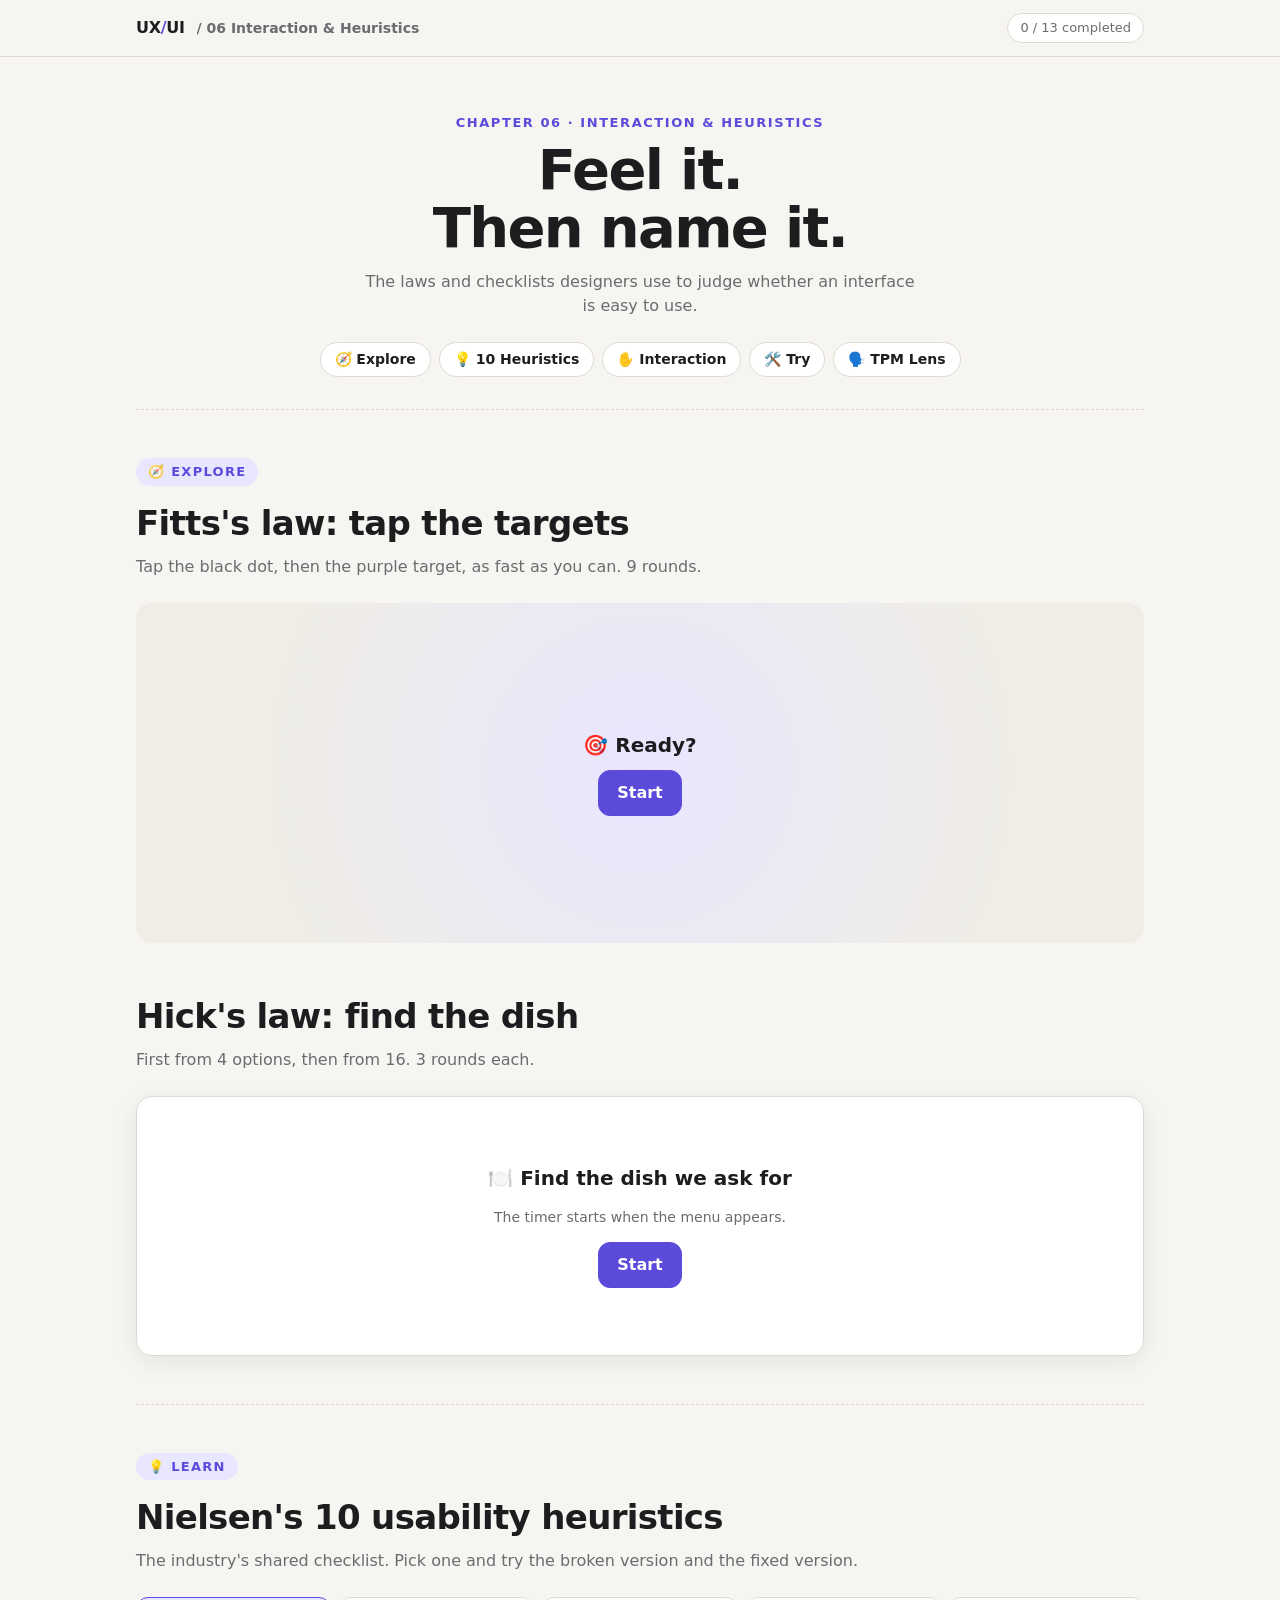
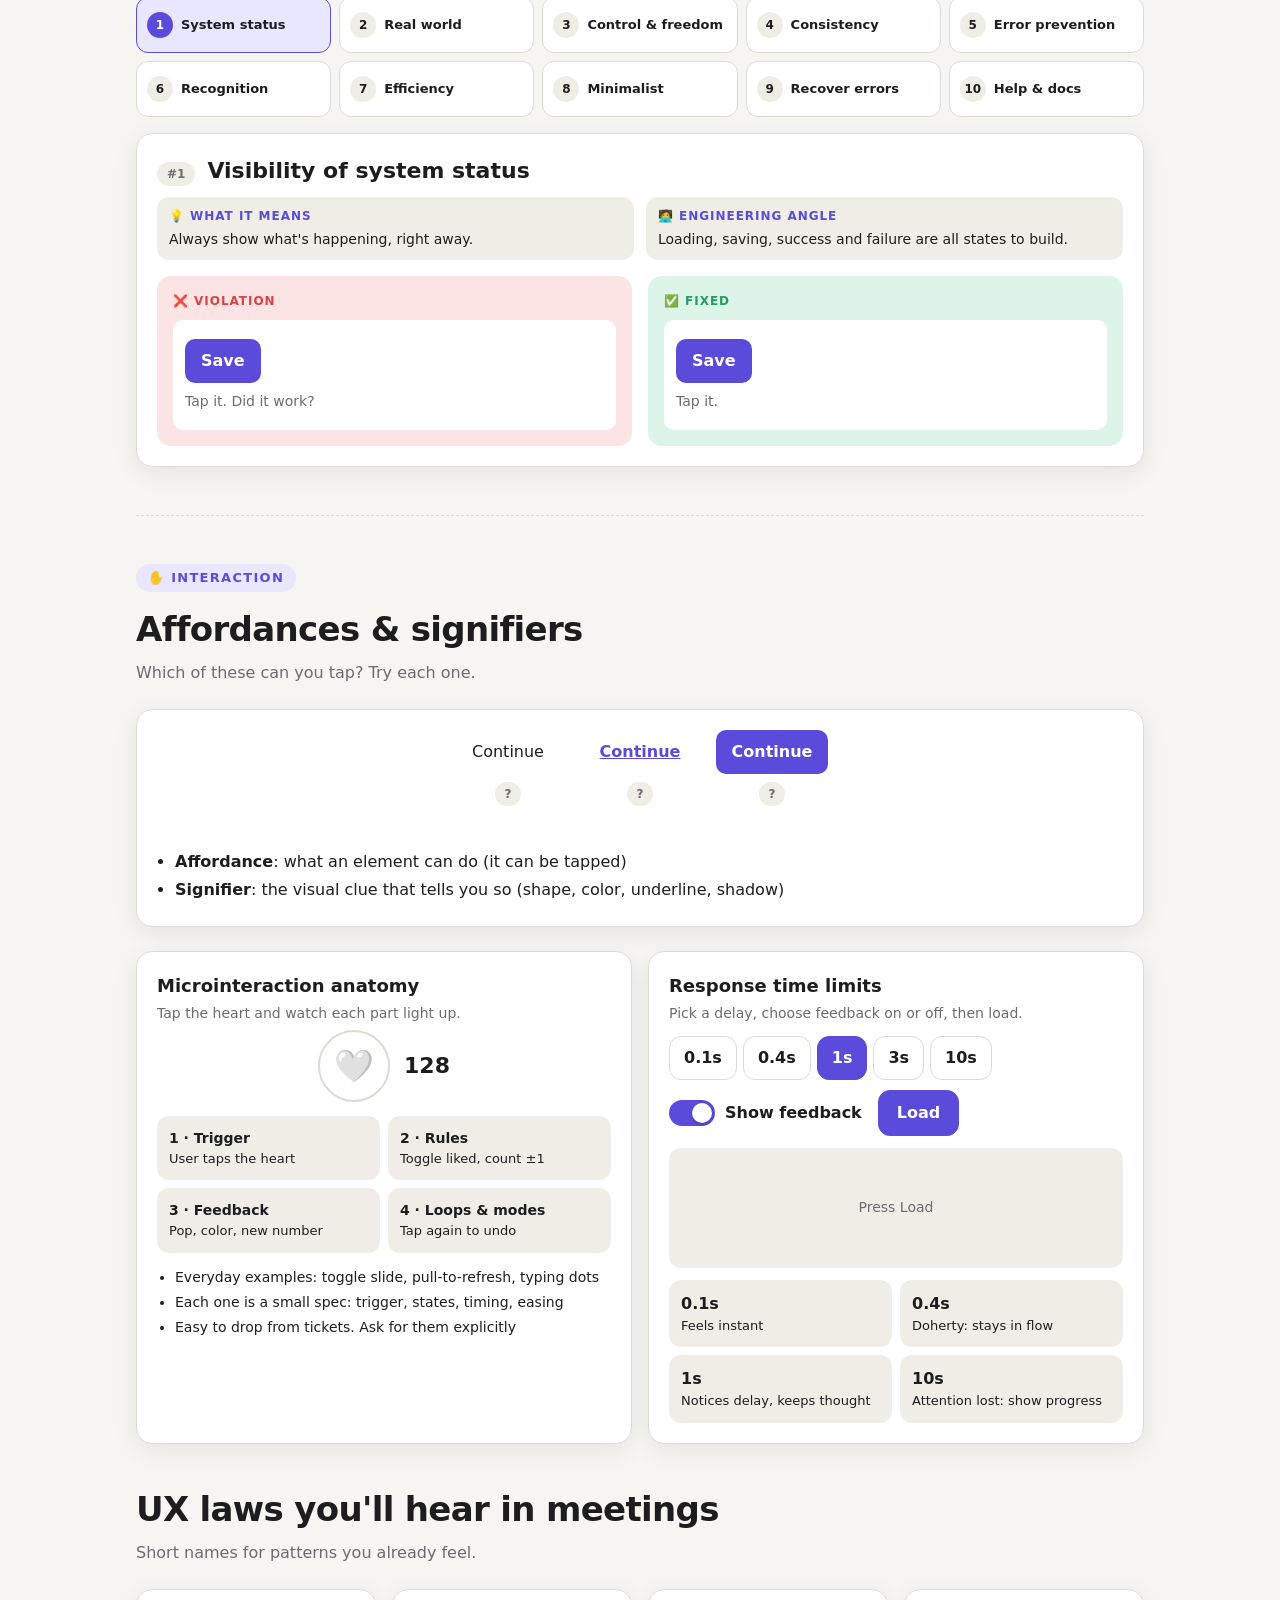
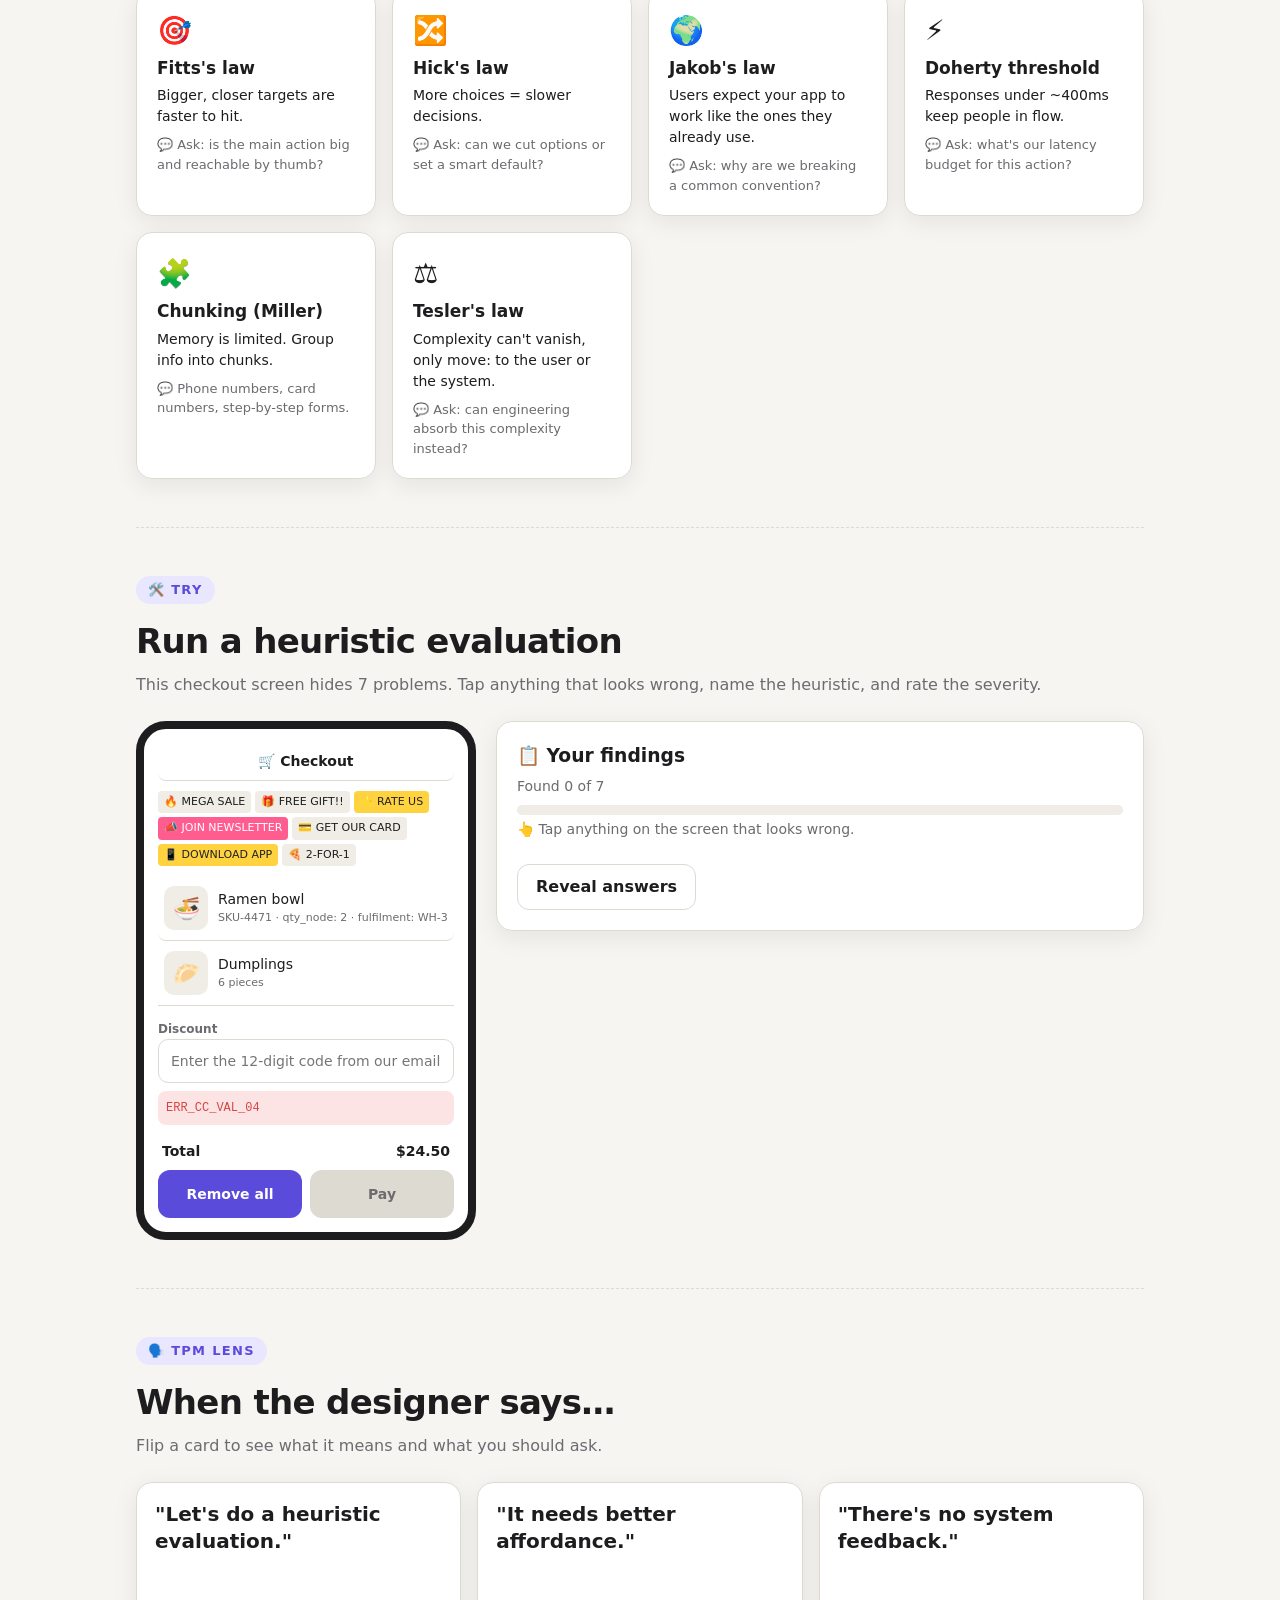
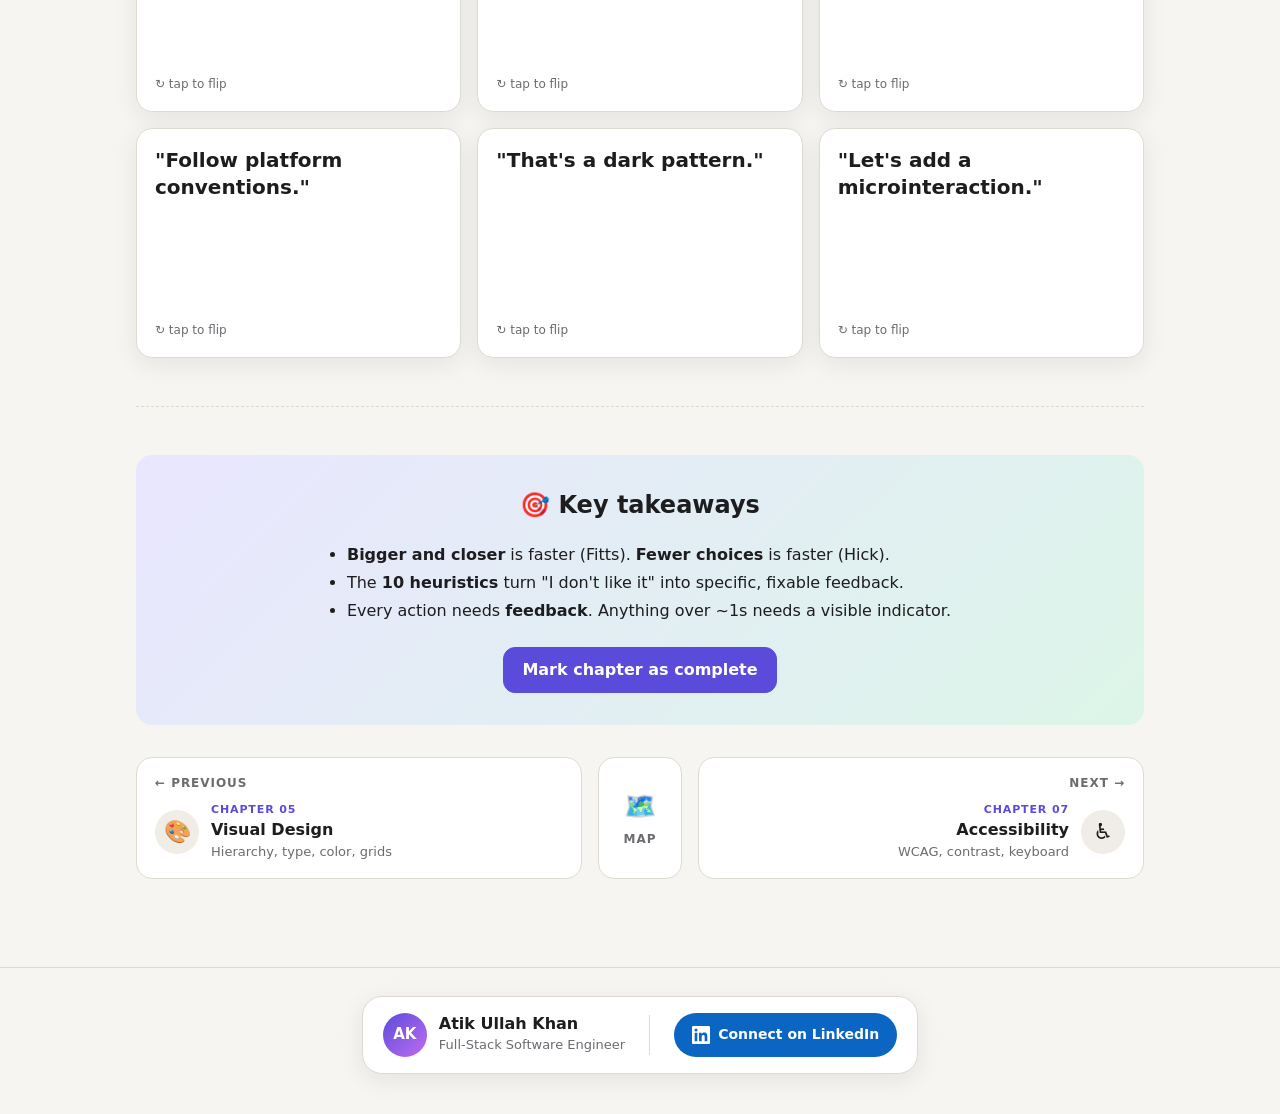
<file: chapters/06-interaction-heuristics.html>
<!doctype html>
<html lang="en">
<head>
  <meta charset="utf-8">
  <meta name="viewport" content="width=device-width, initial-scale=1">
  <link rel="icon" href="../assets/favicon.svg" type="image/svg+xml">
  <title>Interaction & Heuristics · UX/UI</title>
  <link rel="stylesheet" href="../assets/style.css?v=4">
  <style data-page>
    /* ---------- Shared bits ---------- */
    .row2 { display: grid; grid-template-columns: repeat(2, minmax(0, 1fr)); gap: 16px; }
    @media (max-width: 700px) { .row2 { grid-template-columns: 1fr; } }
    .mini-h { margin: 0 0 4px; font-size: 18px; }
    .muted { color: var(--muted); font-size: 14px; }
    .seg { display: inline-flex; flex-wrap: wrap; gap: 6px; }
    .seg .btn { min-height: 44px; padding: 8px 14px; }
    .seg .btn.active { background: var(--accent); border-color: var(--accent); color: #fff; }
    .pill { display: inline-block; font-size: 12px; font-weight: 700; padding: 3px 10px; border-radius: 999px; background: var(--surface-2); color: var(--muted); }
    .pill.good { background: var(--good-soft); color: var(--good); }
    .pill.bad { background: var(--bad-soft); color: var(--bad); }

    /* ---------- Explore: Fitts ---------- */
    .arena {
      position: relative; height: 340px; border-radius: var(--radius);
      background: radial-gradient(circle at center, var(--accent-soft) 0, transparent 70%), var(--surface-2);
      overflow: hidden; touch-action: manipulation; user-select: none;
    }
    .arena .home, .arena .target {
      position: absolute; transform: translate(-50%, -50%);
      border-radius: 50%; border: 0; cursor: pointer; font: inherit; font-weight: 800; color: #fff;
    }
    .arena .home { width: 64px; height: 64px; background: var(--text); color: var(--bg); font-size: 13px; }
    .arena .target { background: var(--accent); box-shadow: 0 0 0 6px color-mix(in srgb, var(--accent) 25%, transparent); animation: pop .2s ease; }
    @keyframes pop { from { transform: translate(-50%, -50%) scale(.4); opacity: 0; } }
    .arena .msg { position: absolute; inset: 0; display: grid; place-items: center; text-align: center; padding: 16px; }
    .arena .msg b { font-size: 20px; display: block; margin-bottom: 10px; }
    .fitts-out { display: grid; grid-template-columns: minmax(0, 1.4fr) minmax(0, 1fr); gap: 16px; margin-top: 16px; align-items: start; }
    .fitts-out[hidden] { display: none; }
    @media (max-width: 700px) { .fitts-out { grid-template-columns: 1fr; } }
    .plot svg { width: 100%; height: auto; display: block; }
    .plot .ax { stroke: var(--line); }
    .plot text { fill: var(--muted); font-size: 11px; font-family: var(--font); }
    .plot .dot { fill: var(--accent); }
    .plot .trend { stroke: var(--good); stroke-width: 2; stroke-dasharray: 6 5; }
    .size-bars .b { display: grid; grid-template-columns: 70px 1fr 64px; gap: 8px; align-items: center; margin: 8px 0; font-size: 14px; }
    .size-bars .track { height: 12px; border-radius: 999px; background: var(--surface-2); overflow: hidden; }
    .size-bars .track i { display: block; height: 100%; background: var(--accent); border-radius: 999px; transition: width .5s; }
    .formula { font-family: ui-monospace, Consolas, monospace; font-size: 14px; background: var(--surface-2); padding: 8px 12px; border-radius: 10px; display: inline-block; margin-top: 8px; }

    /* ---------- Explore: Hick ---------- */
    .hick-stage { min-height: 260px; display: flex; flex-direction: column; align-items: center; justify-content: center; gap: 14px; text-align: center; }
    .hick-ask { font-size: 20px; font-weight: 800; }
    .hick-grid { display: grid; gap: 8px; width: 100%; max-width: 640px; }
    .hick-grid.n4 { grid-template-columns: repeat(2, 1fr); max-width: 360px; }
    .hick-grid.n16 { grid-template-columns: repeat(4, 1fr); }
    .hick-grid button { min-height: 48px; font: inherit; font-size: 14px; font-weight: 600; border-radius: 12px; border: 1px solid var(--line); background: var(--surface); color: var(--text); cursor: pointer; }
    .hick-grid button.wrong { animation: shake .3s; border-color: var(--bad); }
    @keyframes shake { 25% { transform: translateX(-4px); } 75% { transform: translateX(4px); } }
    .hick-res { display: grid; grid-template-columns: repeat(2, minmax(0, 1fr)); gap: 12px; width: 100%; max-width: 520px; }
    .hick-res .card { text-align: center; padding: 16px; }
    .hick-res .big { font-size: 30px; font-weight: 800; }

    /* ---------- Learn: Nielsen's 10 ---------- */
    .h-chips { display: grid; grid-template-columns: repeat(5, minmax(0, 1fr)); gap: 8px; margin-bottom: 16px; }
    @media (max-width: 700px) { .h-chips { grid-template-columns: repeat(2, minmax(0, 1fr)); } }
    .h-chip { min-height: 56px; text-align: left; display: flex; gap: 8px; align-items: center; font: inherit; font-size: 13px; font-weight: 700; padding: 8px 10px; border-radius: 12px; border: 1.5px solid var(--line); background: var(--surface); color: var(--text); cursor: pointer; }
    .h-chip .n { flex: none; width: 26px; height: 26px; border-radius: 50%; display: grid; place-items: center; background: var(--surface-2); font-size: 12px; }
    .h-chip.active { border-color: var(--accent); background: var(--accent-soft); }
    .h-chip.active .n { background: var(--accent); color: #fff; }
    .h-head { display: flex; gap: 12px; align-items: baseline; flex-wrap: wrap; margin-bottom: 8px; }
    .h-head h3 { margin: 0; font-size: 22px; }
    .h-points { display: grid; grid-template-columns: repeat(2, minmax(0, 1fr)); gap: 12px; margin: 10px 0 16px; }
    @media (max-width: 700px) { .h-points { grid-template-columns: 1fr; } }
    .h-points > div { background: var(--surface-2); border-radius: 12px; padding: 10px 12px; font-size: 14px; }
    .h-points h4 { margin: 0 0 4px; font-size: 12px; text-transform: uppercase; letter-spacing: .08em; color: var(--accent); }
    .demo { border-radius: 14px; padding: 16px; min-height: 170px; display: flex; flex-direction: column; gap: 10px; }
    .demo.bad { background: var(--bad-soft); }
    .demo.good { background: var(--good-soft); }
    .demo .lbl { font-size: 12px; font-weight: 800; letter-spacing: .08em; text-transform: uppercase; }
    .demo.bad .lbl { color: var(--bad); }
    .demo.good .lbl { color: var(--good); }
    .demo .stage { flex: 1; display: flex; flex-direction: column; justify-content: center; gap: 8px; background: var(--surface); border-radius: 10px; padding: 12px; position: relative; }
    .mbtn { min-height: 44px; font: inherit; font-weight: 700; padding: 8px 16px; border-radius: 10px; border: 0; background: var(--accent); color: #fff; cursor: pointer; align-self: flex-start; }
    .mbtn.ghost { background: var(--surface-2); color: var(--text); }
    .mbtn.danger { background: var(--bad); }
    .mbtn:disabled { opacity: .7; cursor: default; }
    .minput { font: inherit; min-height: 44px; padding: 8px 12px; border-radius: 10px; border: 1.5px solid var(--line); background: var(--surface); color: var(--text); width: 100%; }
    .mail { display: flex; justify-content: space-between; align-items: center; gap: 8px; padding: 6px 0; border-bottom: 1px solid var(--line); font-size: 14px; }
    .mail button { min-width: 44px; min-height: 44px; border: 0; background: transparent; font-size: 18px; cursor: pointer; }
    .toast { background: var(--text); color: var(--bg); border-radius: 10px; padding: 8px 12px; font-size: 14px; display: flex; justify-content: space-between; align-items: center; gap: 8px; }
    .toast button { min-height: 36px; border: 0; background: transparent; color: var(--accent); font: inherit; font-weight: 800; cursor: pointer; }
    .stepper-q { display: inline-flex; align-items: center; gap: 0; border: 1.5px solid var(--line); border-radius: 10px; overflow: hidden; align-self: flex-start; }
    .stepper-q button { width: 48px; height: 44px; border: 0; background: var(--surface-2); color: var(--text); font-size: 20px; cursor: pointer; }
    .stepper-q span { width: 56px; text-align: center; font-weight: 800; }
    .chipset { display: flex; flex-wrap: wrap; gap: 6px; }
    .chipset button { min-height: 40px; font: inherit; font-size: 13px; padding: 6px 12px; border-radius: 999px; border: 1px solid var(--line); background: var(--surface-2); color: var(--text); cursor: pointer; }
    .errbox { font-size: 14px; padding: 10px; border-radius: 10px; }
    .errbox.raw { font-family: ui-monospace, Consolas, monospace; background: #1b1b1b; color: #ff6b6b; }
    .help-bubble { background: var(--accent); color: #fff; font-size: 13px; padding: 8px 12px; border-radius: 10px; }
    .qmark { width: 44px; height: 44px; border-radius: 50%; border: 1.5px solid var(--accent); background: transparent; color: var(--accent); font-weight: 800; font-size: 18px; cursor: pointer; flex: none; }
    .dlg { border: 1px solid var(--line); border-radius: 10px; padding: 10px; font-size: 13px; }
    .dlg .btns { display: flex; gap: 6px; margin-top: 8px; }
    .dlg .btns span { padding: 6px 10px; border-radius: 8px; font-weight: 700; font-size: 12px; }
    .clutter { display: flex; flex-wrap: wrap; gap: 4px; font-size: 11px; }
    .clutter span { background: var(--surface-2); padding: 3px 6px; border-radius: 4px; }
    .clutter span:nth-child(3n) { background: #ffd23f; color: #222; }
    .clutter span:nth-child(4n) { background: #ff5d8f; color: #fff; }

    /* ---------- Learn 2: interaction basics ---------- */
    .sig-row { display: flex; gap: 12px; flex-wrap: wrap; justify-content: center; align-items: flex-start; }
    .sig { display: flex; flex-direction: column; align-items: center; gap: 8px; min-width: 120px; }
    .sig .t-plain { min-height: 44px; display: grid; place-items: center; padding: 0 12px; cursor: pointer; font-weight: 600; background: none; border: 0; color: var(--text); font: inherit; }
    .sig .t-link { min-height: 44px; padding: 0 12px; cursor: pointer; color: var(--accent); text-decoration: underline; background: none; border: 0; font: inherit; font-weight: 600; }
    .anatomy { display: grid; grid-template-columns: repeat(2, minmax(0, 1fr)); gap: 8px; margin-top: 14px; }
    .anatomy div { border-radius: 12px; padding: 10px; background: var(--surface-2); font-size: 13px; border: 2px solid transparent; transition: border-color .2s, background .2s; }
    .anatomy div b { display: block; font-size: 14px; }
    .anatomy div.lit { border-color: var(--accent); background: var(--accent-soft); }
    .like-wrap { display: flex; justify-content: center; align-items: center; gap: 14px; margin-top: 6px; }
    .like { width: 72px; height: 72px; border-radius: 50%; border: 2px solid var(--line); background: var(--surface); font-size: 32px; cursor: pointer; transition: border-color .2s; }
    .like.on { border-color: var(--bad); }
    .like.burst { animation: burst .45s ease; }
    @keyframes burst { 40% { transform: scale(1.3); } }
    .like-count { font-size: 22px; font-weight: 800; min-width: 40px; }
    .rt-screen { min-height: 120px; border-radius: 12px; background: var(--surface-2); display: grid; place-items: center; text-align: center; padding: 12px; margin: 12px 0; }
    .spin { width: 28px; height: 28px; border-radius: 50%; border: 3px solid var(--line); border-top-color: var(--accent); animation: rot .8s linear infinite; margin: 0 auto 6px; }
    @keyframes rot { to { transform: rotate(360deg); } }
    .pbar { width: 220px; max-width: 100%; height: 10px; border-radius: 999px; background: var(--line); overflow: hidden; margin: 6px auto; }
    .pbar i { display: block; height: 100%; background: var(--accent); width: 0; }
    .rt-scale { display: grid; grid-template-columns: repeat(2, minmax(0, 1fr)); gap: 8px; }
    .rt-scale div { border-radius: 12px; padding: 10px; background: var(--surface-2); font-size: 13px; border: 2px solid transparent; }
    .rt-scale div b { display: block; font-size: 16px; }
    .rt-scale div.lit { border-color: var(--accent); background: var(--accent-soft); }
    .law .e { font-size: 28px; }
    .law h3 { margin: 4px 0 4px; font-size: 17px; }
    .law p { margin: 0; font-size: 14px; }
    .law .tpm { margin-top: 8px; font-size: 13px; color: var(--muted); }

    /* ---------- Try: heuristic evaluation ---------- */
    .eval { display: grid; grid-template-columns: minmax(0, 340px) minmax(0, 1fr); gap: 20px; align-items: start; }
    @media (max-width: 700px) { .eval { grid-template-columns: 1fr; } }
    .phone { background: var(--surface); border: 8px solid var(--text); border-radius: 30px; padding: 14px; max-width: 340px; margin: 0 auto; width: 100%; font-size: 14px; }
    .ph-top { display: flex; align-items: center; justify-content: center; font-weight: 800; padding: 8px; border-bottom: 1px solid var(--line); }
    .hs { cursor: pointer; border-radius: 8px; position: relative; outline: 2px solid transparent; outline-offset: 2px; transition: outline-color .2s; }
    .hs.picked { outline-color: var(--accent); }
    .hs.found::after { content: attr(data-n); position: absolute; top: -10px; right: -10px; width: 22px; height: 22px; border-radius: 50%; background: var(--accent); color: #fff; font-size: 12px; font-weight: 800; display: grid; place-items: center; z-index: 1; }
    .hs.right::after { background: var(--good); }
    .hs.wrongh::after { background: var(--bad); }
    .ph-banners { margin: 10px 0; }
    .ph-item { display: flex; gap: 10px; align-items: center; padding: 10px 6px; border-bottom: 1px solid var(--line); }
    .ph-item .pic { width: 44px; height: 44px; border-radius: 10px; background: var(--surface-2); display: grid; place-items: center; font-size: 22px; flex: none; }
    .ph-item small { color: var(--muted); display: block; font-size: 11px; }
    .ph-promo { margin: 12px 0 8px; }
    .ph-promo label { font-size: 12px; font-weight: 700; color: var(--muted); }
    .ph-promo input { pointer-events: none; }
    .ph-err { font-family: ui-monospace, Consolas, monospace; color: var(--bad); font-size: 12px; padding: 8px; background: var(--bad-soft); border-radius: 8px; margin: 8px 0; }
    .ph-total { display: flex; justify-content: space-between; font-weight: 800; padding: 8px 4px; }
    .ph-btns { display: flex; gap: 8px; }
    .ph-btns > * { flex: 1; min-height: 48px; display: grid; place-items: center; border-radius: 12px; font-weight: 800; }
    .ph-remove { background: var(--accent); color: #fff; }
    .ph-pay { background: var(--line); color: var(--muted); }
    .ev-panel h3 { margin: 0 0 6px; }
    .ev-sel { font-weight: 800; color: var(--accent); }
    .ev-label { font-size: 12px; font-weight: 800; letter-spacing: .08em; text-transform: uppercase; color: var(--muted); margin: 14px 0 6px; }
    .ev-h { display: grid; grid-template-columns: repeat(2, minmax(0, 1fr)); gap: 6px; }
    .ev-h button, .ev-sev button { min-height: 44px; font: inherit; font-size: 13px; font-weight: 600; text-align: left; padding: 6px 10px; border-radius: 10px; border: 1.5px solid var(--line); background: var(--surface); color: var(--text); cursor: pointer; }
    .ev-h button.on, .ev-sev button.on { border-color: var(--accent); background: var(--accent-soft); }
    .ev-sev { display: grid; grid-template-columns: repeat(5, minmax(0, 1fr)); gap: 6px; }
    .ev-sev button { text-align: center; padding: 6px 2px; }
    .ev-sev button small { display: block; font-size: 10px; color: var(--muted); font-weight: 600; }
    .ev-actions { display: flex; gap: 10px; margin-top: 14px; flex-wrap: wrap; align-items: center; }
    .ev-actions .btn { min-height: 44px; }
    .ev-score { height: 10px; border-radius: 999px; background: var(--surface-2); overflow: hidden; margin: 8px 0 4px; }
    .ev-score i { display: block; height: 100%; background: var(--accent); transition: width .4s; }
    .ev-list { list-style: none; margin: 10px 0 0; padding: 0; display: flex; flex-direction: column; gap: 6px; }
    .ev-list li { background: var(--surface-2); border-radius: 10px; padding: 8px 10px; font-size: 13px; }
    .ev-list li.right { background: var(--good-soft); }
    .ev-list li.wrongh { background: var(--bad-soft); }
    .ev-list li small { display: block; color: var(--muted); }

    /* ---------- TPM lens ---------- */
    .say { font-size: 20px; font-weight: 700; }
    #lens .flip, #lens .flip-inner { min-height: 230px; }
    .flip-back .lbl { font-size: 11px; font-weight: 800; letter-spacing: .1em; text-transform: uppercase; color: var(--accent); margin-top: 8px; }
    .flip-back .lbl:first-child { margin-top: 0; }
    .flip-back p { margin: 2px 0; font-size: 14px; }
  </style>
</head>
<body>
  <header class="topbar">
    <div class="wrap">
      <a class="brand" href="../index.html">UX<span>/</span>UI</a>
      <span class="crumb">/ 06 Interaction &amp; Heuristics</span>
      <div class="spacer"></div>
      <div class="progress-pill"></div>
    </div>
  </header>

  <main class="wrap view" id="app">
    <section class="hero">
      <div class="kicker">Chapter 06 · Interaction &amp; Heuristics</div>
      <h1>Feel it.<br>Then name it.</h1>
      <p>The laws and checklists designers use to judge whether an interface is easy to use.</p>
      <nav class="stepper">
        <a href="#explore">🧭 Explore</a>
        <a href="#heuristics">💡 10 Heuristics</a>
        <a href="#interaction">✋ Interaction</a>
        <a href="#try">🛠️ Try</a>
        <a href="#lens">🗣️ TPM Lens</a>
      </nav>
    </section>

    <!-- ================= EXPLORE ================= -->
    <section class="section" id="explore">
      <span class="step-label">🧭 Explore</span>
      <h2>Fitts's law: tap the targets</h2>
      <p class="sub">Tap the black dot, then the purple target, as fast as you can. 9 rounds.</p>

      <div class="arena" id="fitts-arena"></div>
      <div class="fitts-out" id="fitts-out" hidden>
        <div class="card plot">
          <h3 class="mini-h">Your results</h3>
          <div class="muted">Each dot is one tap. Harder (smaller + farther) → slower.</div>
          <div id="fitts-plot"></div>
        </div>
        <div class="card">
          <h3 class="mini-h">Average time by size</h3>
          <div class="size-bars" id="fitts-bars"></div>
          <ul class="bullets" style="margin-top:12px">
            <li>Time grows with <b>distance</b>, shrinks with <b>size</b></li>
            <li>Primary buttons: big and close to the thumb</li>
            <li>Screen edges and corners are easy targets</li>
          </ul>
          <div class="formula">T = a + b · log₂(D / W + 1)</div>
        </div>
      </div>

      <h2 style="margin-top:48px">Hick's law: find the dish</h2>
      <p class="sub">First from 4 options, then from 16. 3 rounds each.</p>
      <div class="card hick-stage" id="hick"></div>
    </section>

    <!-- ================= HEURISTICS ================= -->
    <section class="section" id="heuristics">
      <span class="step-label">💡 Learn</span>
      <h2>Nielsen's 10 usability heuristics</h2>
      <p class="sub">The industry's shared checklist. Pick one and try the broken version and the fixed version.</p>
      <div class="h-chips" id="h-chips"></div>
      <div class="card" id="h-panel"></div>
    </section>

    <!-- ================= INTERACTION ================= -->
    <section class="section" id="interaction">
      <span class="step-label">✋ Interaction</span>
      <h2>Affordances &amp; signifiers</h2>
      <p class="sub">Which of these can you tap? Try each one.</p>
      <div class="card">
        <div class="sig-row" id="sig-row">
          <div class="sig"><button class="t-plain" data-sig="0">Continue</button><span class="pill">?</span></div>
          <div class="sig"><button class="t-link" data-sig="1">Continue</button><span class="pill">?</span></div>
          <div class="sig"><button class="mbtn" data-sig="2" style="align-self:center">Continue</button><span class="pill">?</span></div>
        </div>
        <div class="muted" id="sig-msg" style="text-align:center;margin-top:12px;min-height:22px"></div>
        <ul class="bullets" style="margin-top:10px">
          <li><b>Affordance</b>: what an element can do (it can be tapped)</li>
          <li><b>Signifier</b>: the visual clue that tells you so (shape, color, underline, shadow)</li>
        </ul>
      </div>

      <div class="row2" style="margin-top:24px">
        <div class="card">
          <h3 class="mini-h">Microinteraction anatomy</h3>
          <div class="muted">Tap the heart and watch each part light up.</div>
          <div class="like-wrap">
            <button class="like" id="like" aria-label="Like">🤍</button>
            <span class="like-count" id="like-count">128</span>
          </div>
          <div class="anatomy" id="anatomy">
            <div><b>1 · Trigger</b>User taps the heart</div>
            <div><b>2 · Rules</b>Toggle liked, count ±1</div>
            <div><b>3 · Feedback</b>Pop, color, new number</div>
            <div><b>4 · Loops &amp; modes</b>Tap again to undo</div>
          </div>
          <ul class="bullets" style="margin-top:14px;font-size:14px">
            <li>Everyday examples: toggle slide, pull-to-refresh, typing dots</li>
            <li>Each one is a small spec: trigger, states, timing, easing</li>
            <li>Easy to drop from tickets. Ask for them explicitly</li>
          </ul>
        </div>
        <div class="card">
          <h3 class="mini-h">Response time limits</h3>
          <div class="muted">Pick a delay, choose feedback on or off, then load.</div>
          <div style="display:flex;gap:10px;flex-wrap:wrap;margin-top:12px;align-items:center">
            <div class="seg" id="rt-delay"></div>
          </div>
          <div style="display:flex;gap:16px;flex-wrap:wrap;margin-top:10px;align-items:center">
            <label class="toggle"><input type="checkbox" id="rt-fb" checked><span class="track"></span>Show feedback</label>
            <button class="btn primary" id="rt-go" style="min-height:44px">Load</button>
          </div>
          <div class="rt-screen" id="rt-screen"><span class="muted">Press Load</span></div>
          <div class="rt-scale" id="rt-scale">
            <div><b>0.1s</b>Feels instant</div>
            <div><b>0.4s</b>Doherty: stays in flow</div>
            <div><b>1s</b>Notices delay, keeps thought</div>
            <div><b>10s</b>Attention lost: show progress</div>
          </div>
        </div>
      </div>

      <h2 style="margin-top:40px">UX laws you'll hear in meetings</h2>
      <p class="sub">Short names for patterns you already feel.</p>
      <div class="grid grid-3" id="laws"></div>
    </section>

    <!-- ================= TRY ================= -->
    <section class="section" id="try">
      <span class="step-label">🛠️ Try</span>
      <h2>Run a heuristic evaluation</h2>
      <p class="sub">This checkout screen hides 7 problems. Tap anything that looks wrong, name the heuristic, and rate the severity.</p>
      <div class="eval">
        <div class="phone" id="phone">
          <div class="ph-top hs" data-issue="noback">🛒 Checkout</div>
          <div class="ph-banners hs" data-issue="clutter">
            <div class="clutter"><span>🔥 MEGA SALE</span><span>🎁 FREE GIFT!!</span><span>⭐ RATE US</span><span>📣 JOIN NEWSLETTER</span><span>💳 GET OUR CARD</span><span>📱 DOWNLOAD APP</span><span>🍕 2-FOR-1</span></div>
          </div>
          <div class="ph-item hs" data-issue="jargon">
            <div class="pic">🍜</div>
            <div>Ramen bowl<small>SKU-4471 · qty_node: 2 · fulfilment: WH-3</small></div>
          </div>
          <div class="ph-item">
            <div class="pic">🥟</div>
            <div>Dumplings<small>6 pieces</small></div>
          </div>
          <div class="ph-promo hs" data-issue="recall">
            <label>Discount</label>
            <input class="minput" placeholder="Enter the 12-digit code from our email" tabindex="-1">
          </div>
          <div class="ph-err hs" data-issue="error">ERR_CC_VAL_04</div>
          <div class="ph-total"><span>Total</span><span>$24.50</span></div>
          <div class="ph-btns">
            <div class="ph-remove hs" data-issue="prevent">Remove all</div>
            <div class="ph-pay hs" data-issue="status">Pay</div>
          </div>
        </div>
        <div class="card ev-panel" id="ev-panel"></div>
      </div>
    </section>

    <!-- ================= TPM LENS ================= -->
    <section class="section" id="lens">
      <span class="step-label">🗣️ TPM Lens</span>
      <h2>When the designer says…</h2>
      <p class="sub">Flip a card to see what it means and what you should ask.</p>
      <div class="grid grid-3" id="lens-cards"></div>
    </section>

    <!-- ================= WRAP ================= -->
    <section class="section">
      <div class="done-banner">
        <h3>🎯 Key takeaways</h3>
        <ul class="bullets" style="display:inline-block;text-align:left;margin:8px 0 20px">
          <li><b>Bigger and closer</b> is faster (Fitts). <b>Fewer choices</b> is faster (Hick).</li>
          <li>The <b>10 heuristics</b> turn "I don't like it" into specific, fixable feedback.</li>
          <li>Every action needs <b>feedback</b>. Anything over ~1s needs a visible indicator.</li>
        </ul>
        <div><button class="btn primary" id="mark-done">Mark chapter as complete</button></div>
      </div>
      <nav class="chapter-nav"></nav>
    </section>
  </main>

  <footer class="footer">Built step by step · Progress is saved in your browser</footer>

  <script type="text/page-script">
    const $ = s => document.querySelector(s);
    const shuffle = a => a.map(v => [Math.random(), v]).sort((x, y) => x[0] - y[0]).map(x => x[1]);

    /* ---------- Explore: Fitts ---------- */
    const arena = $("#fitts-arena");
    const SIZES = [28, 48, 84], DIST = [0.35, 0.65, 1];
    let fTrials = [], fIdx = 0, fStart = 0, fRes = [];
    function fittsIntro() {
      arena.innerHTML = `<div class="msg"><div><b>🎯 Ready?</b><button class="btn primary" id="fitts-start" style="min-height:44px">Start</button></div></div>`;
    }
    function fittsHome() {
      arena.innerHTML = `<button class="home" style="left:50%;top:50%">TAP<br>${fIdx + 1}/${fTrials.length}</button>`;
    }
    function fittsTarget() {
      const [size, df] = fTrials[fIdx];
      const w = arena.clientWidth, h = arena.clientHeight;
      const maxR = Math.min(w, h) / 2 - size / 2 - 8;
      const d = Math.max(60, maxR * df);
      const ang = Math.random() * Math.PI * 2;
      // Wide arenas: stretch horizontally so far targets can use the width
      const sx = Math.min(1.8, (w / 2 - size / 2 - 8) / maxR);
      const x = w / 2 + Math.cos(ang) * d * sx, y = h / 2 + Math.sin(ang) * d;
      const realD = Math.hypot(x - w / 2, y - h / 2);
      arena.innerHTML = `<button class="target" data-d="${realD}" style="left:${x}px;top:${y}px;width:${size}px;height:${size}px"></button>`;
    }
    arena.addEventListener("pointerdown", e => {
      if (e.target.id === "fitts-start") {
        fTrials = shuffle(SIZES.flatMap(s => DIST.map(d => [s, d])));
        fIdx = 0; fRes = []; $("#fitts-out").hidden = true;
        fittsHome();
      } else if (e.target.classList.contains("home")) {
        fStart = performance.now();
        fittsTarget();
      } else if (e.target.classList.contains("target")) {
        const t = performance.now() - fStart, size = fTrials[fIdx][0], d = +e.target.dataset.d;
        fRes.push({ size, d, t, id: Math.log2(d / size + 1) });
        fIdx++;
        if (fIdx < fTrials.length) fittsHome(); else fittsDone();
      }
    });
    function fittsDone() {
      arena.innerHTML = `<div class="msg"><div><b>✅ Done!</b><button class="btn" id="fitts-start" style="min-height:44px">↺ Play again</button></div></div>`;
      $("#fitts-out").hidden = false;
      const W = 420, H = 230, P = 34;
      const maxId = Math.max(...fRes.map(r => r.id)) * 1.1, maxT = Math.max(...fRes.map(r => r.t)) * 1.15;
      const X = v => P + v / maxId * (W - P - 10), Y = v => H - P - v / maxT * (H - P - 10);
      // Least-squares trend line
      const n = fRes.length, mx = fRes.reduce((s, r) => s + r.id, 0) / n, my = fRes.reduce((s, r) => s + r.t, 0) / n;
      const b = fRes.reduce((s, r) => s + (r.id - mx) * (r.t - my), 0) / (fRes.reduce((s, r) => s + (r.id - mx) ** 2, 0) || 1);
      const a = my - b * mx, x0 = Math.min(...fRes.map(r => r.id)), x1 = Math.max(...fRes.map(r => r.id));
      $("#fitts-plot").innerHTML = `<svg viewBox="0 0 ${W} ${H}">
        <line class="ax" x1="${P}" y1="${H - P}" x2="${W}" y2="${H - P}"/><line class="ax" x1="${P}" y1="0" x2="${P}" y2="${H - P}"/>
        <text x="${W / 2}" y="${H - 8}" text-anchor="middle">Difficulty (small + far →)</text>
        <text x="10" y="${H / 2}" transform="rotate(-90 10 ${H / 2})" text-anchor="middle">Time (ms)</text>
        <text x="${P - 4}" y="${Y(maxT / 1.15) + 4}" text-anchor="end">${Math.round(maxT / 1.15)}</text>
        <line class="trend" x1="${X(x0)}" y1="${Y(a + b * x0)}" x2="${X(x1)}" y2="${Y(a + b * x1)}"/>
        ${fRes.map(r => `<circle class="dot" cx="${X(r.id)}" cy="${Y(r.t)}" r="${4 + r.size / 14}" opacity=".8"/>`).join("")}
      </svg>`;
      const avg = SIZES.map(s => { const rs = fRes.filter(r => r.size === s); return rs.reduce((x, r) => x + r.t, 0) / rs.length; });
      const top = Math.max(...avg);
      $("#fitts-bars").innerHTML = SIZES.map((s, i) => `<div class="b"><span>${["Small", "Medium", "Large"][i]}</span>
        <span class="track"><i style="width:${avg[i] / top * 100}%"></i></span><b>${Math.round(avg[i])}ms</b></div>`).join("");
    }
    fittsIntro();

    /* ---------- Explore: Hick ---------- */
    const DISHES = ["🍕 Pizza", "🍣 Sushi", "🍔 Burger", "🌮 Tacos", "🍜 Ramen", "🥗 Salad", "🍛 Curry", "🥟 Dumplings",
      "🌯 Burrito", "🍝 Pasta", "🥙 Kebab", "🍗 Wings", "🥞 Pancakes", "🍤 Tempura", "🥪 Sandwich", "🍲 Stew"];
    const hick = $("#hick");
    let hPlan = [], hIdx = 0, hStart = 0, hTimes = { 4: [], 16: [] }, hTarget = "";
    function hickIntro() {
      hick.innerHTML = `<div class="hick-ask">🍽️ Find the dish we ask for</div>
        <div class="muted">The timer starts when the menu appears.</div>
        <button class="btn primary" data-h="start" style="min-height:44px">Start</button>`;
    }
    function hickRound() {
      const n = hPlan[hIdx];
      const opts = shuffle(DISHES).slice(0, n);
      hTarget = opts[Math.floor(Math.random() * n)];
      hick.innerHTML = `<div class="muted">Round ${hIdx + 1} of ${hPlan.length} · ${n} options</div>
        <div class="hick-ask">Find: ${hTarget}</div>
        <div class="hick-grid n${n}">${opts.map(o => `<button data-dish="${o}">${o}</button>`).join("")}</div>`;
      hStart = performance.now();
    }
    function hickDone() {
      const avg = k => Math.round(hTimes[k].reduce((a, b) => a + b, 0) / hTimes[k].length);
      const a4 = avg(4), a16 = avg(16);
      hick.innerHTML = `<div class="hick-res">
          <div class="card"><div class="muted">4 options</div><div class="big">${a4}ms</div></div>
          <div class="card"><div class="muted">16 options</div><div class="big">${a16}ms</div></div>
        </div>
        <div class="hick-ask">${a16 > a4 ? `16 options took you ${Math.round((a16 / a4 - 1) * 100)}% longer` : "You were fast both times. Most people slow down with 16."}</div>
        <ul class="bullets" style="text-align:left">
          <li>Decision time grows with the number of choices: T = b · log₂(n + 1)</li>
          <li>Fix: fewer options, smart defaults, grouping, progressive disclosure</li>
        </ul>
        <button class="btn" data-h="start" style="min-height:44px">↺ Play again</button>`;
    }
    hick.addEventListener("click", e => {
      const b = e.target.closest("button");
      if (!b) return;
      if (b.dataset.h === "start") {
        hPlan = [4, 4, 4, 16, 16, 16]; hIdx = 0; hTimes = { 4: [], 16: [] };
        hickRound();
      } else if (b.dataset.dish) {
        if (b.dataset.dish !== hTarget) { b.classList.remove("wrong"); void b.offsetWidth; b.classList.add("wrong"); return; }
        hTimes[hPlan[hIdx]].push(performance.now() - hStart);
        hIdx++;
        if (hIdx < hPlan.length) hickRound(); else hickDone();
      }
    });
    hickIntro();

    /* ---------- Learn: Nielsen's 10 ---------- */
    const H = [
      { short: "System status", name: "Visibility of system status",
        means: "Always show what's happening, right away.", eng: "Loading, saving, success and failure are all states to build.",
        bad: `<button class="mbtn" data-act="save-bad">Save</button><span class="muted" data-out>Tap it. Did it work?</span>`,
        good: `<button class="mbtn" data-act="save-good">Save</button><span class="muted" data-out>Tap it.</span>` },
      { short: "Real world", name: "Match between system and the real world",
        means: "Use the user's words, not internal terms.", eng: "Error codes and DB field names should never reach the UI.",
        bad: `<div><b>Txn 4f2a</b> committed to ledger_v2</div><div class="muted">status: SETTLED_OK</div>`,
        good: `<div><b>Payment sent to Alex ✓</b></div><div class="muted">$24.50 · Today, 2:14 PM</div>` },
      { short: "Control & freedom", name: "User control and freedom",
        means: "Give a clear exit: undo, cancel, back.", eng: "Undo often beats a confirm dialog. Plan soft-delete in the backend.",
        bad: `<div data-mails="bad"></div>`,
        good: `<div data-mails="good"></div>` },
      { short: "Consistency", name: "Consistency and standards",
        means: "Same thing, same look, same place. Follow platform norms.", eng: "A shared component library enforces this for free.",
        bad: `<div class="dlg">Delete file?<div class="btns"><span style="background:var(--bad);color:#fff">Cancel</span><span style="background:var(--surface-2)">OK</span></div></div>
              <div class="dlg">Discard draft?<div class="btns"><span style="background:var(--surface-2)">Yes</span><span style="background:var(--accent);color:#fff">Keep</span></div></div>`,
        good: `<div class="dlg">Delete file?<div class="btns"><span style="background:var(--surface-2)">Cancel</span><span style="background:var(--bad);color:#fff">Delete</span></div></div>
               <div class="dlg">Discard draft?<div class="btns"><span style="background:var(--surface-2)">Cancel</span><span style="background:var(--bad);color:#fff">Discard</span></div></div>` },
      { short: "Error prevention", name: "Error prevention",
        means: "Design so mistakes can't happen in the first place.", eng: "Constrained inputs beat validation messages.",
        bad: `<input class="minput" placeholder="Quantity (type anything)" data-qty><button class="mbtn" data-act="qty-bad">Add to cart</button><span class="muted" data-out></span>`,
        good: `<div class="stepper-q"><button data-act="dec" aria-label="Less">−</button><span data-q>1</span><button data-act="inc" aria-label="More">+</button></div><span class="muted">Only valid numbers are possible (1–10)</span>` },
      { short: "Recognition", name: "Recognition rather than recall",
        means: "Show options. Don't make people remember.", eng: "Recent items, autocomplete and visible menus need data and APIs.",
        bad: `<input class="minput" placeholder="Type the airport code"><span class="muted">Was it DAC? DHK? 🤔</span>`,
        good: `<input class="minput" placeholder="From" data-air readonly><div class="chipset"><button data-act="air">✈️ DAC · Dhaka</button><button data-act="air">✈️ DXB · Dubai</button><button data-act="air">✈️ SIN · Singapore</button></div>` },
      { short: "Efficiency", name: "Flexibility and efficiency of use",
        means: "Shortcuts for experts that don't confuse beginners.", eng: "Keyboard shortcuts, bulk actions, saved filters, 'reorder'.",
        bad: `<div class="muted">To reorder last week's meal:</div><div>Home → Orders → Past → Find → Open → Add each item → Cart</div><span class="pill bad">7 steps</span>`,
        good: `<div class="muted">To reorder last week's meal:</div><button class="mbtn" data-act="reorder">🔁 Reorder Ramen bowl</button><span class="muted" data-out></span>` },
      { short: "Minimalist", name: "Aesthetic and minimalist design",
        means: "Every extra element competes with the important one.", eng: "Fewer elements also means less to build, test and maintain.",
        bad: `<div class="clutter"><span>🔥 SALE</span><span>NEW!</span><span>⭐ 4.8</span><span>FREE SHIP</span><span>LIMITED</span><span>🎁 GIFT</span><span>HOT</span><span>-20%</span></div><b>Ramen bowl $12</b><button class="mbtn">Add</button>`,
        good: `<b style="font-size:17px">Ramen bowl</b><span class="muted">Rich pork broth · ⭐ 4.8</span><div style="display:flex;justify-content:space-between;align-items:center"><b>$12</b><button class="mbtn">Add</button></div>` },
      { short: "Recover errors", name: "Help users recognize, diagnose, and recover from errors",
        means: "Plain words, the cause, and a way forward.", eng: "Map backend error codes to human messages with an action.",
        bad: `<div class="errbox raw">Error 402: PAYMENT_DECLINED (gw=stripe)</div>`,
        good: `<div class="errbox" style="background:var(--bad-soft)"><b>Your card was declined.</b><br>Try another card, or check with your bank.</div><button class="mbtn" data-act="retry">Use another card</button><span class="muted" data-out></span>` },
      { short: "Help & docs", name: "Help and documentation",
        means: "Help in context, right where people get stuck.", eng: "Tooltips and inline hints beat a separate help center.",
        bad: `<div style="display:flex;gap:8px;align-items:center"><input class="minput" placeholder="CVV"></div><span class="muted">What's a CVV? Where is it?</span>`,
        good: `<div style="display:flex;gap:8px;align-items:center"><input class="minput" placeholder="CVV"><button class="qmark" data-act="help" aria-label="Help">?</button></div><div data-help hidden class="help-bubble">3 digits on the back of your card 💳</div>` },
    ];
    let hActive = 0;
    const MAILS = ["📧 Invoice from Acme", "📧 Team lunch Friday", "📧 Your flight is confirmed"];
    function mailsHtml(kind, list, toast) {
      return list.map((m, i) => `<div class="mail"><span>${m}</span><button data-act="del-${kind}" data-i="${i}" aria-label="Delete">🗑️</button></div>`).join("")
        + (kind === "bad" && list.length < MAILS.length ? `<span class="muted">Gone forever. 😬 <button class="mbtn ghost" data-act="mail-reset" style="min-height:36px;padding:4px 10px">↺ reset demo</button></span>` : "")
        + (toast ? `<div class="toast"><span>Email deleted</span><button data-act="undo">UNDO</button></div>` : "");
    }
    let mailBad = [...MAILS], mailGood = [...MAILS], lastDel = null, qty = 1;
    function renderH() {
      const h = H[hActive];
      $("#h-chips").innerHTML = H.map((x, i) => `<button class="h-chip ${i === hActive ? "active" : ""}" data-h="${i}"><span class="n">${i + 1}</span>${x.short}</button>`).join("");
      $("#h-panel").innerHTML = `
        <div class="h-head"><span class="pill">#${hActive + 1}</span><h3>${h.name}</h3></div>
        <div class="h-points">
          <div><h4>💡 What it means</h4>${h.means}</div>
          <div><h4>🧑‍💻 Engineering angle</h4>${h.eng}</div>
        </div>
        <div class="row2">
          <div class="demo bad"><span class="lbl">❌ Violation</span><div class="stage">${h.bad}</div></div>
          <div class="demo good"><span class="lbl">✅ Fixed</span><div class="stage">${h.good}</div></div>
        </div>`;
      mailBad = [...MAILS]; mailGood = [...MAILS]; lastDel = null; qty = 1;
      renderMails();
    }
    function renderMails(toast) {
      const b = $('[data-mails="bad"]'), g = $('[data-mails="good"]');
      if (b) b.innerHTML = mailsHtml("bad", mailBad);
      if (g) g.innerHTML = mailsHtml("good", mailGood, toast);
    }
    $("#h-chips").addEventListener("click", e => {
      const c = e.target.closest("[data-h]");
      if (c) { hActive = +c.dataset.h; renderH(); }
    });
    $("#h-panel").addEventListener("click", e => {
      const b = e.target.closest("[data-act]");
      if (!b) return;
      const stage = b.closest(".stage"), out = stage && stage.querySelector("[data-out]");
      const act = b.dataset.act;
      if (act === "save-bad") { /* silently saves: nothing visible happens */ }
      if (act === "save-good") {
        b.disabled = true; b.textContent = "⏳ Saving…";
        setTimeout(() => { b.textContent = "✓ Saved"; out.textContent = "Saved 2 seconds ago"; setTimeout(() => { b.disabled = false; b.textContent = "Save"; }, 1500); }, 1000);
      }
      if (act === "del-bad") { mailBad.splice(+b.dataset.i, 1); renderMails(); }
      if (act === "mail-reset") { mailBad = [...MAILS]; renderMails(); }
      if (act === "del-good") { const i = +b.dataset.i; lastDel = [i, mailGood[i]]; mailGood.splice(i, 1); renderMails(true); }
      if (act === "undo" && lastDel) { mailGood.splice(lastDel[0], 0, lastDel[1]); lastDel = null; renderMails(); }
      if (act === "qty-bad") {
        const v = stage.querySelector("[data-qty]").value.trim();
        out.textContent = /^\d+$/.test(v) && +v > 0 ? "Added ✓" : `"${v || "(empty)"}" → Invalid input. Try again.`;
      }
      if (act === "inc" || act === "dec") { qty = Math.min(10, Math.max(1, qty + (act === "inc" ? 1 : -1))); stage.querySelector("[data-q]").textContent = qty; }
      if (act === "air") stage.querySelector("[data-air]").value = b.textContent.replace("✈️ ", "");
      if (act === "reorder") out.textContent = "✓ Added to cart in 1 tap";
      if (act === "retry") out.textContent = "✓ Card form opened";
      if (act === "help") { const hb = stage.querySelector("[data-help]"); hb.hidden = !hb.hidden; }
    });
    renderH();

    /* ---------- Interaction: signifiers ---------- */
    const SIG = [["No signifier", "bad"], ["Weak signifier", ""], ["Strong signifier", "good"]];
    const tried = new Set();
    $("#sig-row").addEventListener("click", e => {
      const b = e.target.closest("[data-sig]");
      if (!b) return;
      const i = +b.dataset.sig;
      tried.add(i);
      const pill = b.parentElement.querySelector(".pill");
      pill.textContent = "✓ Tappable · " + SIG[i][0];
      pill.className = "pill " + SIG[i][1];
      $("#sig-msg").textContent = tried.size === 3
        ? "All three do the same thing. Only one clearly looks tappable."
        : "It works! Try the others.";
    });

    /* ---------- Interaction: like microinteraction ---------- */
    const like = $("#like"), steps = [...document.querySelectorAll("#anatomy div")];
    let liked = false, count = 128, stepTimers = [];
    like.addEventListener("click", () => {
      stepTimers.forEach(clearTimeout);
      steps.forEach(s => s.classList.remove("lit"));
      const at = (i, ms, fn) => stepTimers.push(setTimeout(() => { steps[i].classList.add("lit"); fn && fn(); }, ms));
      at(0, 0);
      at(1, 350, () => { liked = !liked; count += liked ? 1 : -1; });
      at(2, 700, () => {
        like.textContent = liked ? "❤️" : "🤍"; like.classList.toggle("on", liked);
        like.classList.remove("burst"); void like.offsetWidth; if (liked) like.classList.add("burst");
        $("#like-count").textContent = count;
      });
      at(3, 1050);
    });

    /* ---------- Interaction: response time ---------- */
    const DELAYS = [[100, "0.1s"], [400, "0.4s"], [1000, "1s"], [3000, "3s"], [10000, "10s"]];
    let rtDelay = 1000, rtTimer = null, rtRaf = null;
    function renderDelays() {
      $("#rt-delay").innerHTML = DELAYS.map(([ms, l]) => `<button class="btn ${ms === rtDelay ? "active" : ""}" data-ms="${ms}">${l}</button>`).join("");
    }
    $("#rt-delay").addEventListener("click", e => { const b = e.target.closest("[data-ms]"); if (b) { rtDelay = +b.dataset.ms; renderDelays(); } });
    renderDelays();
    $("#rt-go").addEventListener("click", () => {
      clearTimeout(rtTimer); cancelAnimationFrame(rtRaf);
      const screen = $("#rt-screen"), fb = $("#rt-fb").checked, t0 = performance.now();
      const lit = rtDelay <= 100 ? 0 : rtDelay <= 400 ? 1 : rtDelay <= 1000 ? 2 : 3;
      document.querySelectorAll("#rt-scale div").forEach((d, i) => d.classList.toggle("lit", i === lit));
      if (!fb) screen.innerHTML = `<span class="muted">&nbsp;</span>`;
      else if (rtDelay > 1000) {
        screen.innerHTML = `<div><div class="muted">Loading your orders…</div><div class="pbar"><i id="rt-bar"></i></div><div class="muted" id="rt-pct">0%</div></div>`;
        const tick = () => {
          const p = Math.min(1, (performance.now() - t0) / rtDelay);
          $("#rt-bar").style.width = p * 100 + "%"; $("#rt-pct").textContent = Math.round(p * 100) + "%";
          if (p < 1) rtRaf = requestAnimationFrame(tick);
        };
        tick();
      } else screen.innerHTML = `<div><div class="spin"></div><div class="muted">Loading…</div></div>`;
      rtTimer = setTimeout(() => {
        cancelAnimationFrame(rtRaf);
        const verdict = [
          "Instant. No indicator needed.",
          "Still feels responsive.",
          "Noticeable. A spinner helps.",
          fb ? "Long, but the progress bar keeps people waiting." : "No feedback for this long? People tap again or leave.",
        ][lit];
        screen.innerHTML = `<div><b>✓ 12 orders loaded</b><div class="muted">${verdict}</div></div>`;
      }, rtDelay);
    });

    /* ---------- Interaction: laws ---------- */
    const LAWS = [
      ["🎯", "Fitts's law", "Bigger, closer targets are faster to hit.", "Ask: is the main action big and reachable by thumb?"],
      ["🔀", "Hick's law", "More choices = slower decisions.", "Ask: can we cut options or set a smart default?"],
      ["🌍", "Jakob's law", "Users expect your app to work like the ones they already use.", "Ask: why are we breaking a common convention?"],
      ["⚡", "Doherty threshold", "Responses under ~400ms keep people in flow.", "Ask: what's our latency budget for this action?"],
      ["🧩", "Chunking (Miller)", "Memory is limited. Group info into chunks.", "Phone numbers, card numbers, step-by-step forms."],
      ["⚖️", "Tesler's law", "Complexity can't vanish, only move: to the user or the system.", "Ask: can engineering absorb this complexity instead?"],
    ];
    $("#laws").innerHTML = LAWS.map(([e, n, p, t]) => `<div class="card law"><div class="e">${e}</div><h3>${n}</h3><p>${p}</p><div class="tpm">💬 ${t}</div></div>`).join("");

    /* ---------- Try: heuristic evaluation ---------- */
    const ISSUES = {
      noback:  { name: "Header with no back / cancel", h: 2, sev: 3, why: "No way out of checkout: user control and freedom." },
      clutter: { name: "Promo banners", h: 7, sev: 2, why: "Seven banners fight the main task: aesthetic and minimalist design." },
      jargon:  { name: "Item details", h: 1, sev: 2, why: "SKU, qty_node, WH-3: internal terms, not real-world language." },
      recall:  { name: "Discount field", h: 5, sev: 2, why: "Users must remember a 12-digit code: recognition rather than recall." },
      error:   { name: "Error message", h: 8, sev: 3, why: "A raw code with no cause or fix: help users recover from errors." },
      prevent: { name: "Remove all button", h: 4, sev: 4, why: "Destructive action, styled as primary, right next to Pay: error prevention." },
      status:  { name: "Greyed-out Pay button", h: 0, sev: 3, why: "Disabled with no reason given: visibility of system status." },
    };
    const SEV = ["Not a problem", "Cosmetic", "Minor", "Major", "Catastrophe"];
    const findings = {};
    let evSel = null, evH = null, evSev = null, revealed = false;
    const phone = $("#phone"), panel = $("#ev-panel");
    function renderEval() {
      const total = Object.keys(ISSUES).length, found = Object.keys(findings).length;
      document.querySelectorAll("#phone .hs").forEach(el => {
        const k = el.dataset.issue, f = findings[k];
        el.classList.toggle("picked", k === evSel);
        el.classList.toggle("found", !!f || revealed);
        if (f) el.dataset.n = Object.keys(findings).indexOf(k) + 1;
        else if (revealed) el.dataset.n = "!";
        el.classList.toggle("right", revealed && f && f.h === ISSUES[k].h);
        el.classList.toggle("wrongh", revealed && (!f || f.h !== ISSUES[k].h));
      });
      const form = evSel ? `
        <div>Selected: <span class="ev-sel">${ISSUES[evSel].name}</span></div>
        <div class="ev-label">Which heuristic is violated?</div>
        <div class="ev-h">${H.map((h, i) => `<button data-eh="${i}" class="${evH === i ? "on" : ""}">${i + 1}. ${h.short}</button>`).join("")}</div>
        <div class="ev-label">Severity</div>
        <div class="ev-sev">${SEV.map((s, i) => `<button data-es="${i}" class="${evSev === i ? "on" : ""}">${i}<small>${s}</small></button>`).join("")}</div>
        <div class="ev-actions"><button class="btn primary" data-ev="log" ${evH === null || evSev === null ? "disabled" : ""}>Log finding</button>
        <button class="btn" data-ev="cancel">Cancel</button></div>`
        : `<div class="muted">👆 Tap anything on the screen that looks wrong.</div>`;
      const list = Object.entries(findings).map(([k, f], i) => {
        const ok = f.h === ISSUES[k].h;
        return `<li class="${revealed ? (ok ? "right" : "wrongh") : ""}"><b>${i + 1}. ${ISSUES[k].name}</b> · #${f.h + 1} ${H[f.h].short} · severity ${f.sev}
          ${revealed ? `<small>${ok ? "✓" : `✗ Expected #${ISSUES[k].h + 1} ${H[ISSUES[k].h].short}.`} ${ISSUES[k].why} Typical severity: ${ISSUES[k].sev}.</small>` : ""}</li>`;
      }).join("");
      const missed = revealed ? Object.keys(ISSUES).filter(k => !findings[k]).map(k =>
        `<li class="wrongh"><b>Missed: ${ISSUES[k].name}</b><small>#${ISSUES[k].h + 1} ${H[ISSUES[k].h].short}. ${ISSUES[k].why}</small></li>`).join("") : "";
      const right = Object.entries(findings).filter(([k, f]) => f.h === ISSUES[k].h).length;
      panel.innerHTML = `
        <h3>📋 Your findings</h3>
        <div class="muted">Found ${found} of ${total}${revealed ? ` · ${right} with the right heuristic` : ""}</div>
        <div class="ev-score"><i style="width:${found / total * 100}%"></i></div>
        ${revealed ? "" : form}
        <ul class="ev-list">${list}${missed}</ul>
        <div class="ev-actions">
          ${revealed ? `<button class="btn" data-ev="restart">↺ Start over</button>` : `<button class="btn" data-ev="reveal">Reveal answers</button>`}
        </div>`;
    }
    phone.addEventListener("click", e => {
      const hs = e.target.closest(".hs");
      if (!hs || revealed) return;
      evSel = hs.dataset.issue;
      const f = findings[evSel];
      evH = f ? f.h : null; evSev = f ? f.sev : null;
      renderEval();
      // On narrow screens the panel sits below the phone, so bring it into view
      if (window.innerWidth <= 700) panel.scrollIntoView({ behavior: "smooth", block: "start" });
    });
    panel.addEventListener("click", e => {
      const b = e.target.closest("button");
      if (!b) return;
      if (b.dataset.eh) evH = +b.dataset.eh;
      if (b.dataset.es) evSev = +b.dataset.es;
      const a = b.dataset.ev;
      if (a === "log") { findings[evSel] = { h: evH, sev: evSev }; evSel = null; }
      if (a === "cancel") evSel = null;
      if (a === "reveal") { revealed = true; evSel = null; }
      if (a === "restart") { Object.keys(findings).forEach(k => delete findings[k]); revealed = false; evSel = null; }
      renderEval();
    });
    renderEval();

    /* ---------- TPM Lens ---------- */
    const LENS = [
      ["\"Let's do a heuristic evaluation.\"", "2–3 experts check the UI against the 10 heuristics. Fast, no users needed.", "Who evaluates, and how do we prioritize by severity?"],
      ["\"It needs better affordance.\"", "Usually signifiers: it's not obvious what's tappable.", "Which element confuses people? Can we reuse a known pattern?"],
      ["\"There's no system feedback.\"", "The user acts and nothing visibly happens.", "Which states are missing from the design and tickets?"],
      ["\"Follow platform conventions.\"", "Jakob's law: match the iOS, Android and web norms users know.", "Are we breaking a convention on purpose? Why?"],
      ["\"That's a dark pattern.\"", "A design that tricks users: hidden fees, forced sign-ups, hard cancel.", "What's the legal, trust and churn risk?"],
      ["\"Let's add a microinteraction.\"", "A small trigger → feedback moment, like a heart pop.", "Real feedback or decoration? What does it cost to build?"],
    ];
    $("#lens-cards").innerHTML = LENS.map(([say, means, ask]) => `
      <div class="flip"><div class="flip-inner">
        <div class="flip-face"><div class="say">${say}</div><div class="hint">↻ tap to flip</div></div>
        <div class="flip-face flip-back">
          <div class="lbl">It means</div><p>${means}</p>
          <div class="lbl">💬 You ask</div><p>${ask}</p>
        </div>
      </div></div>`).join("");

    initChapter(6);
  </script>
  <script src="../assets/app.js?v=4"></script>
</body>
</html>
</file>
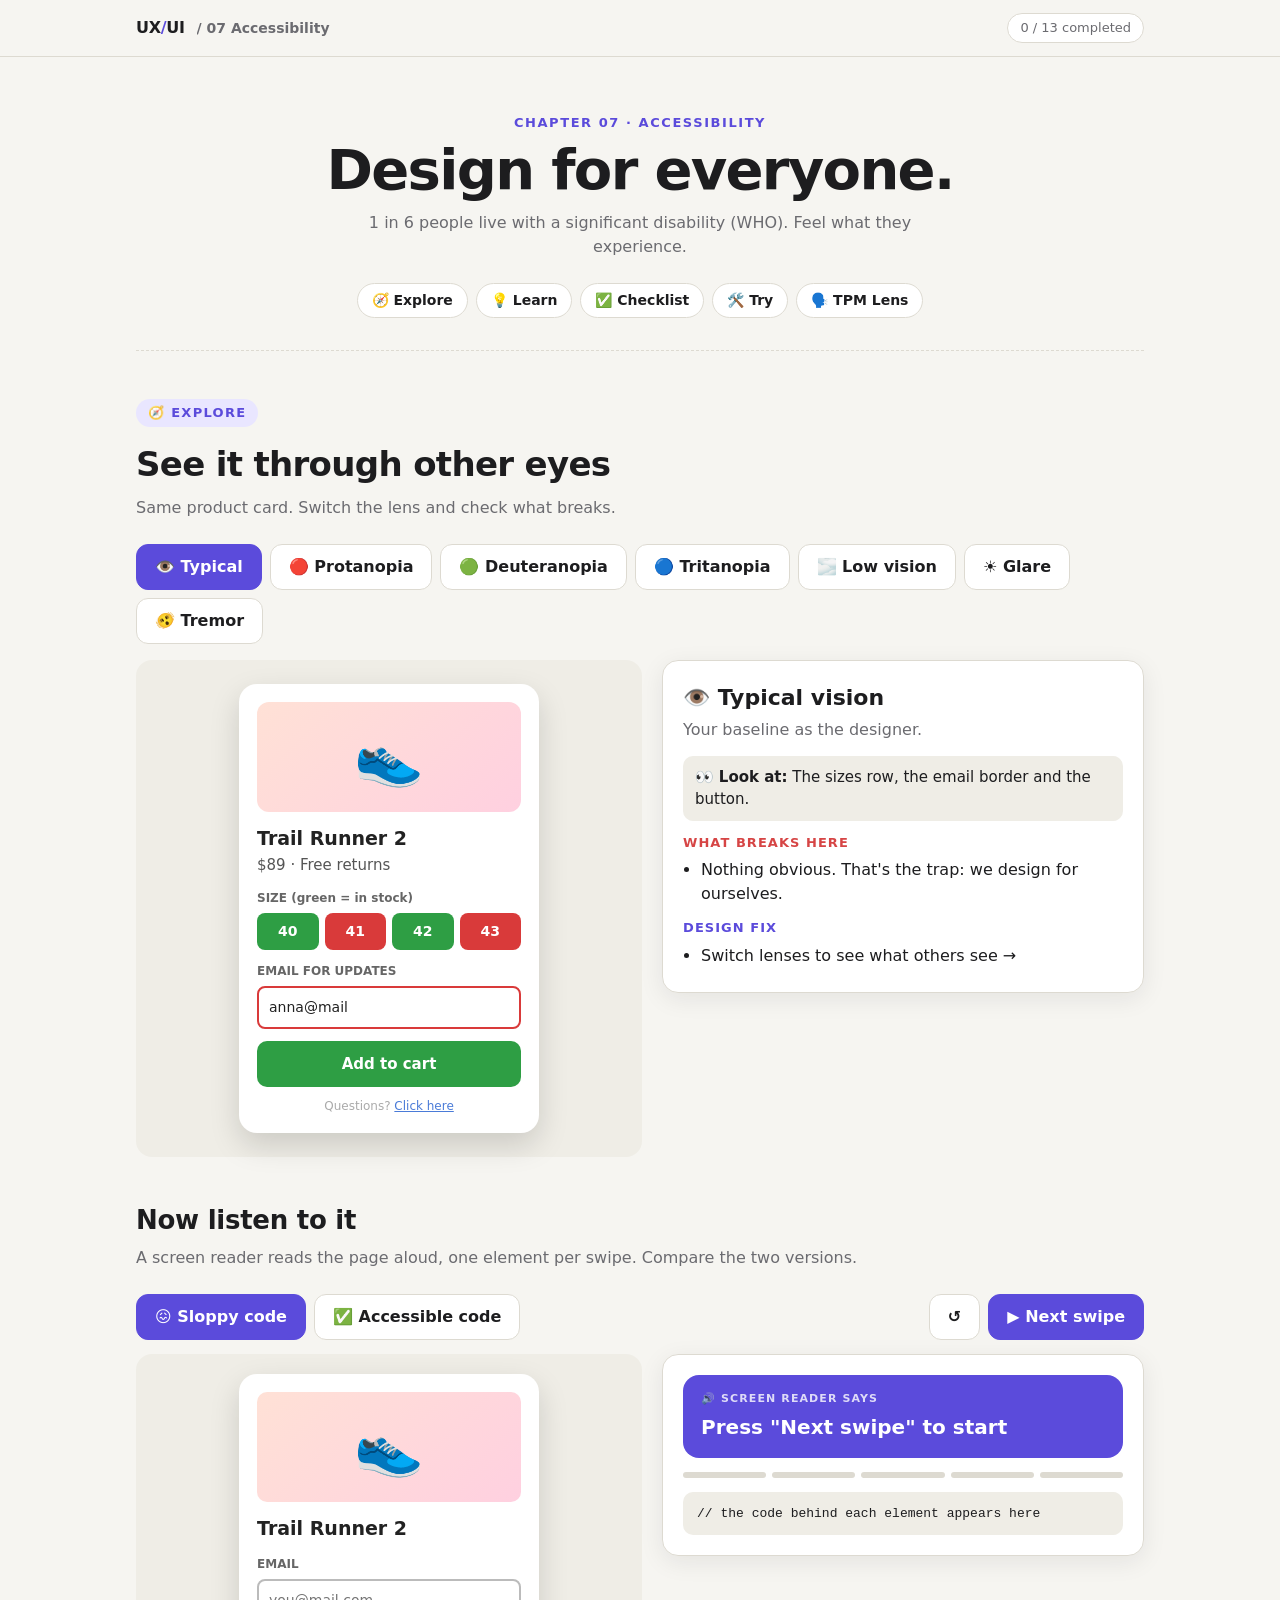
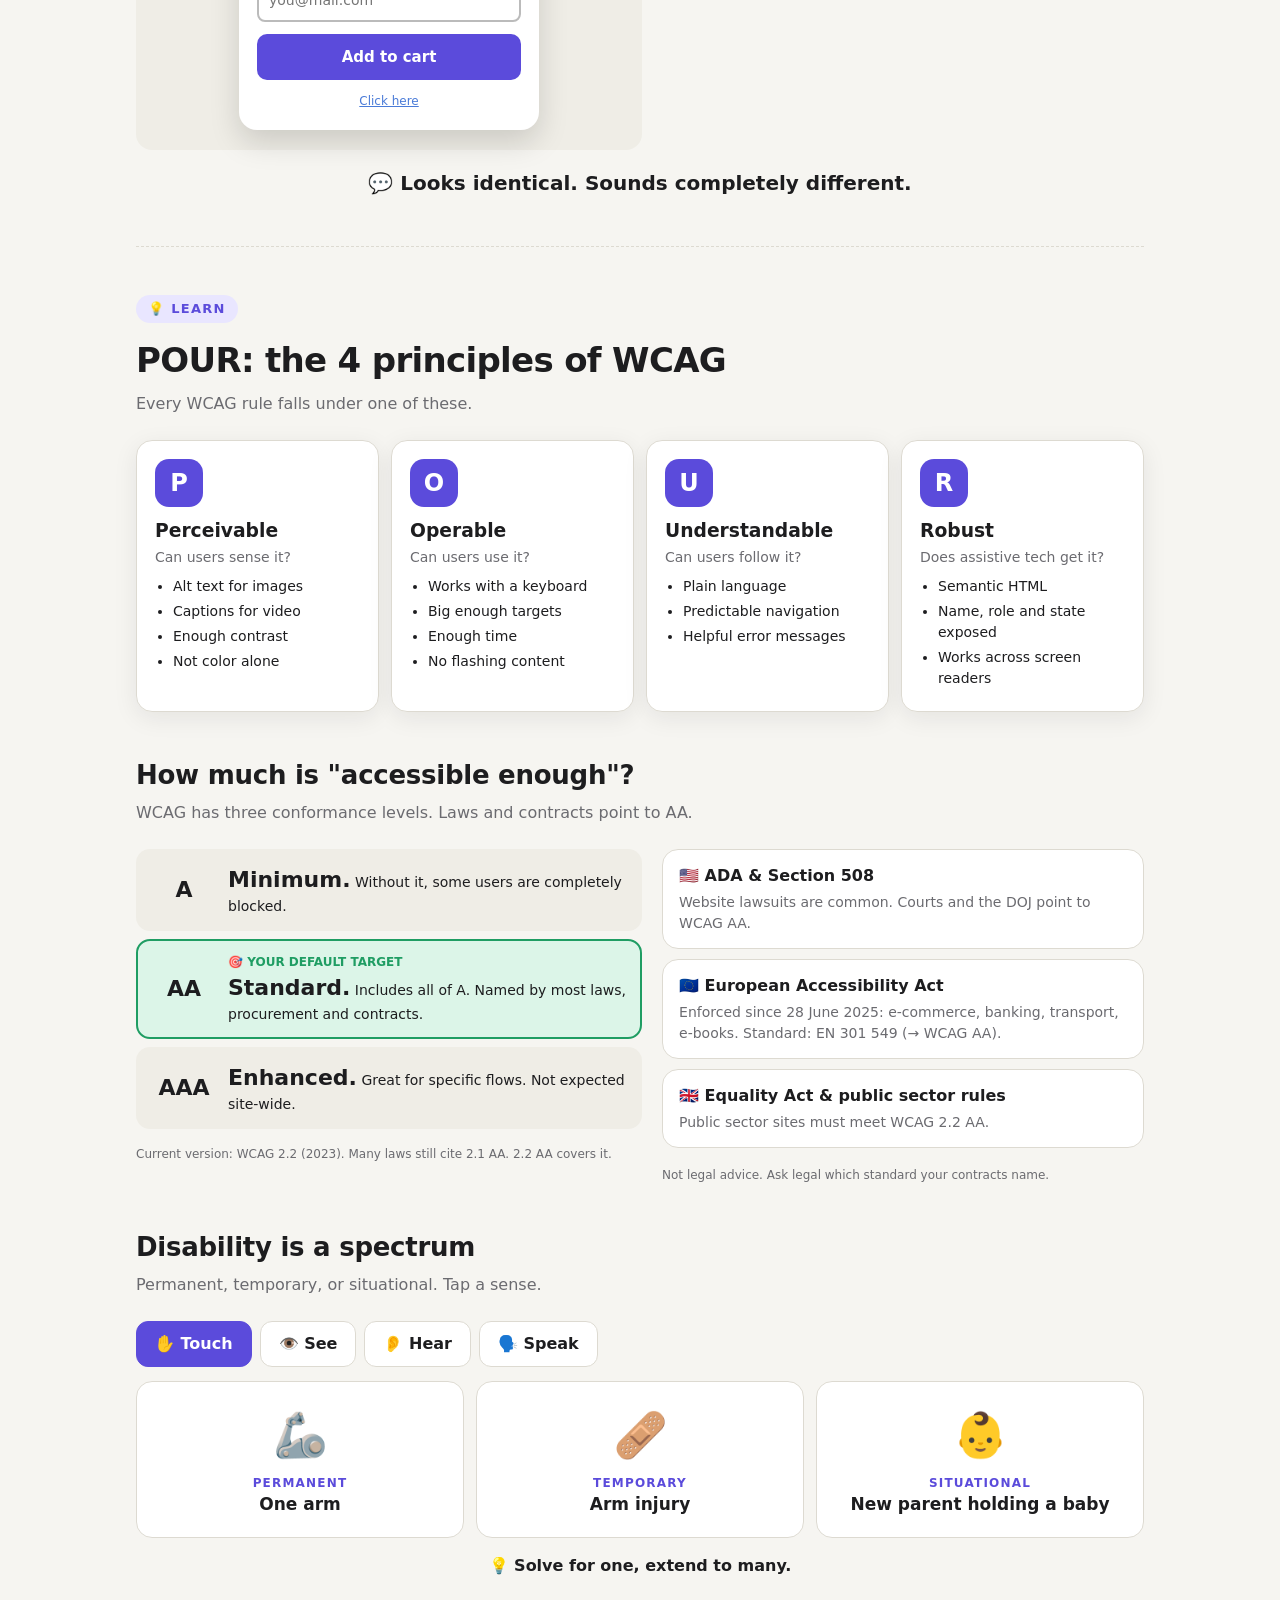
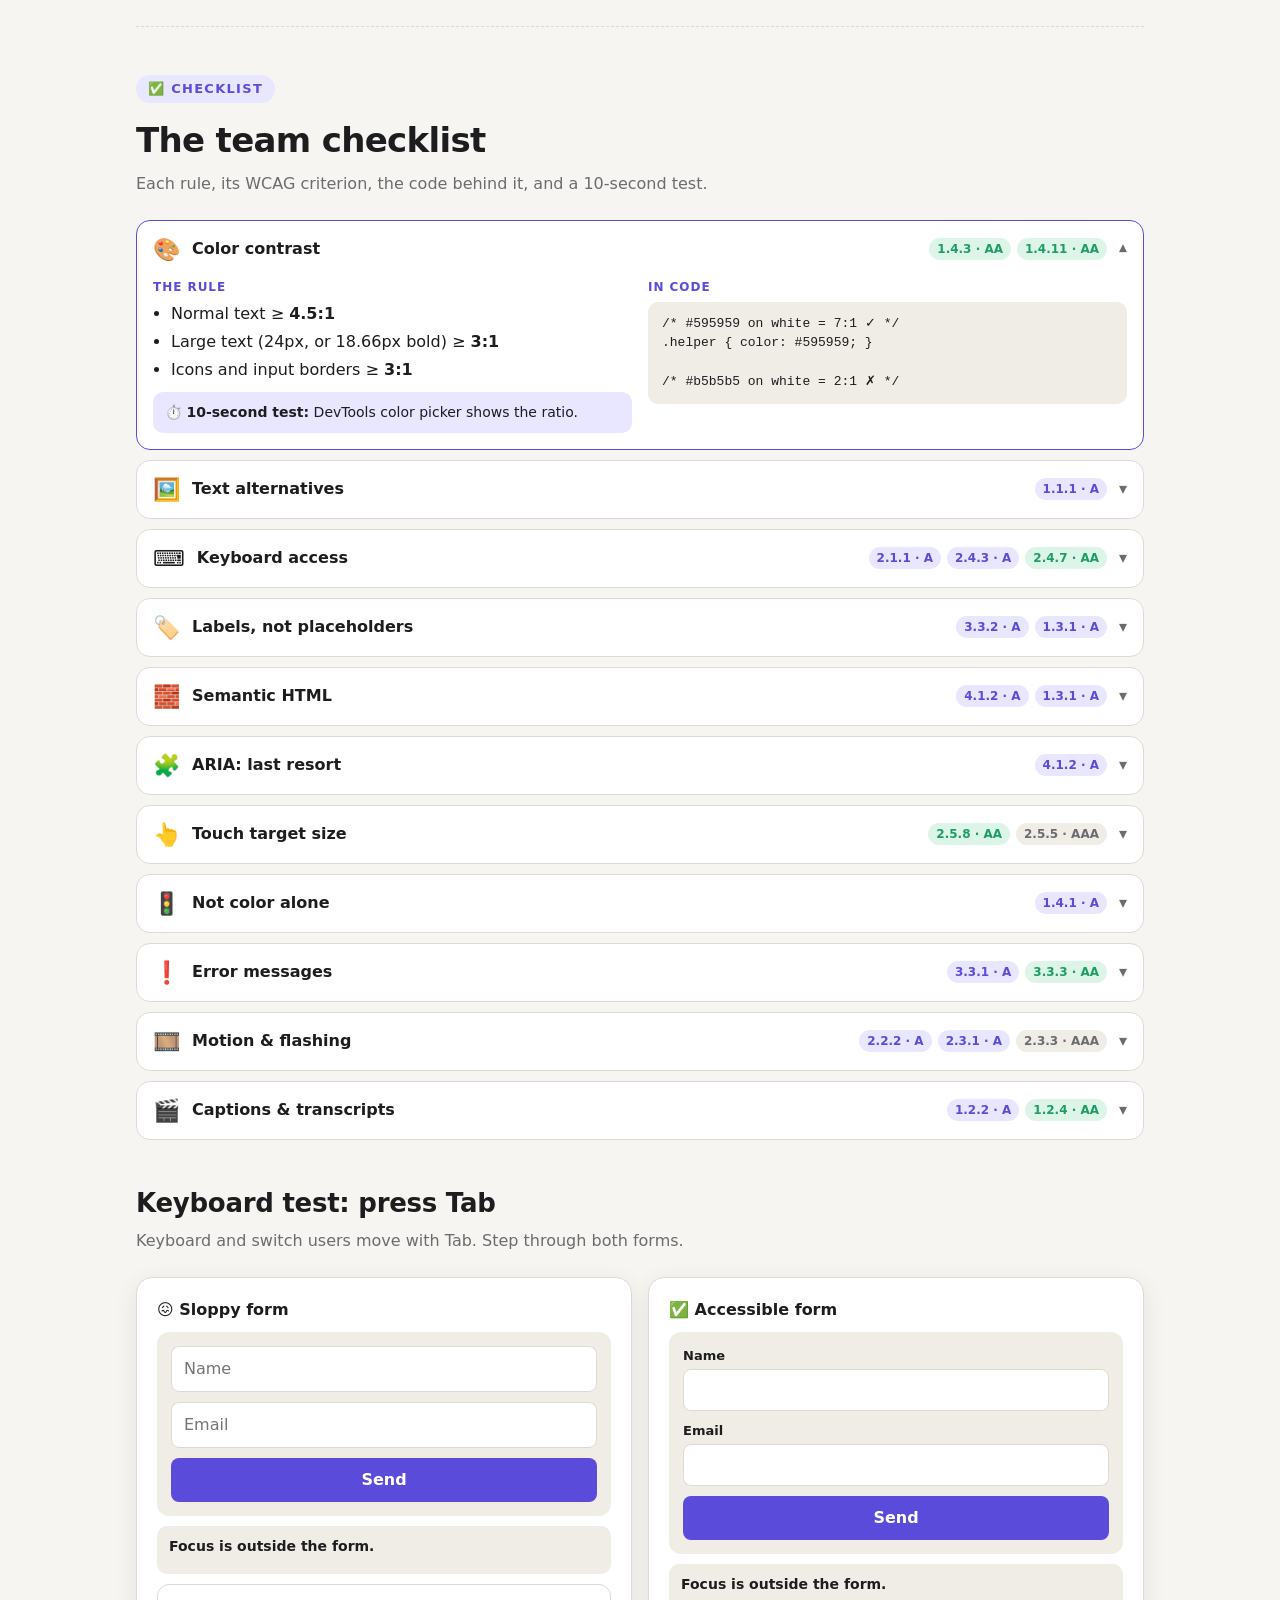
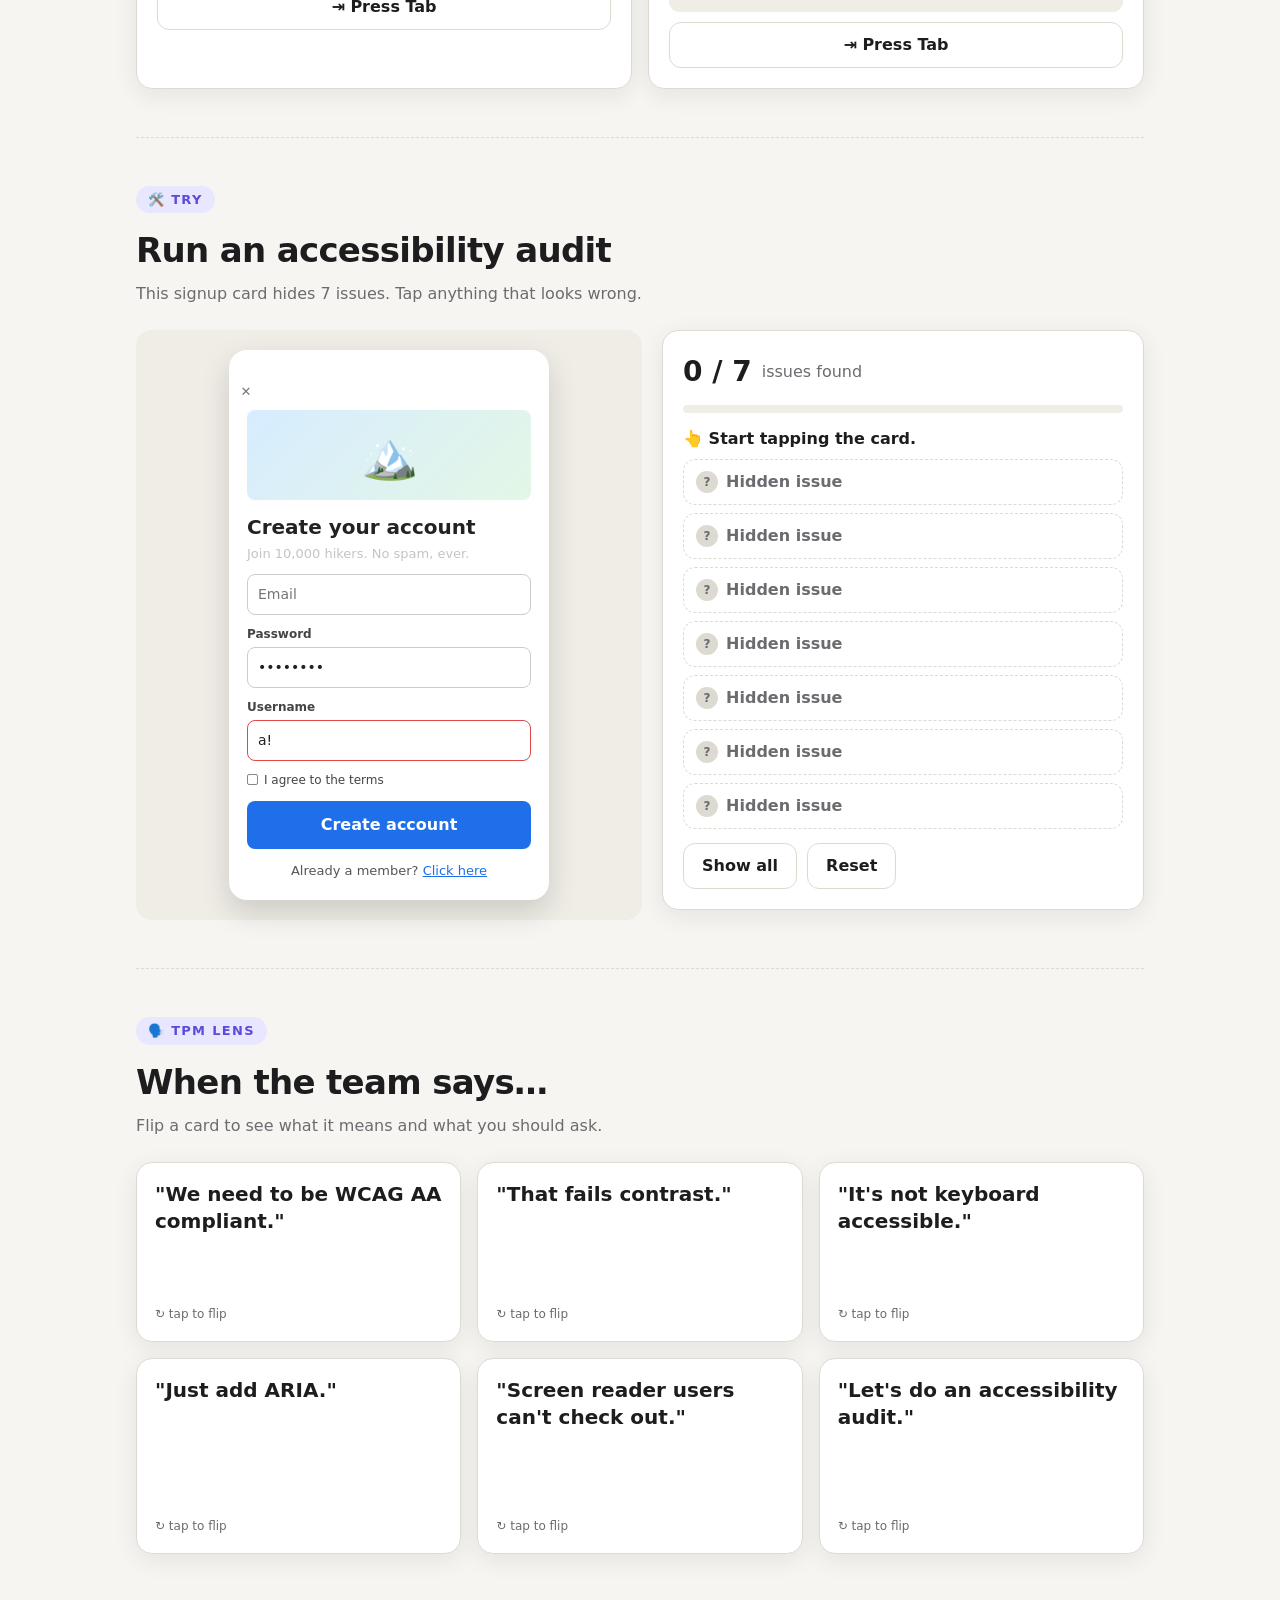
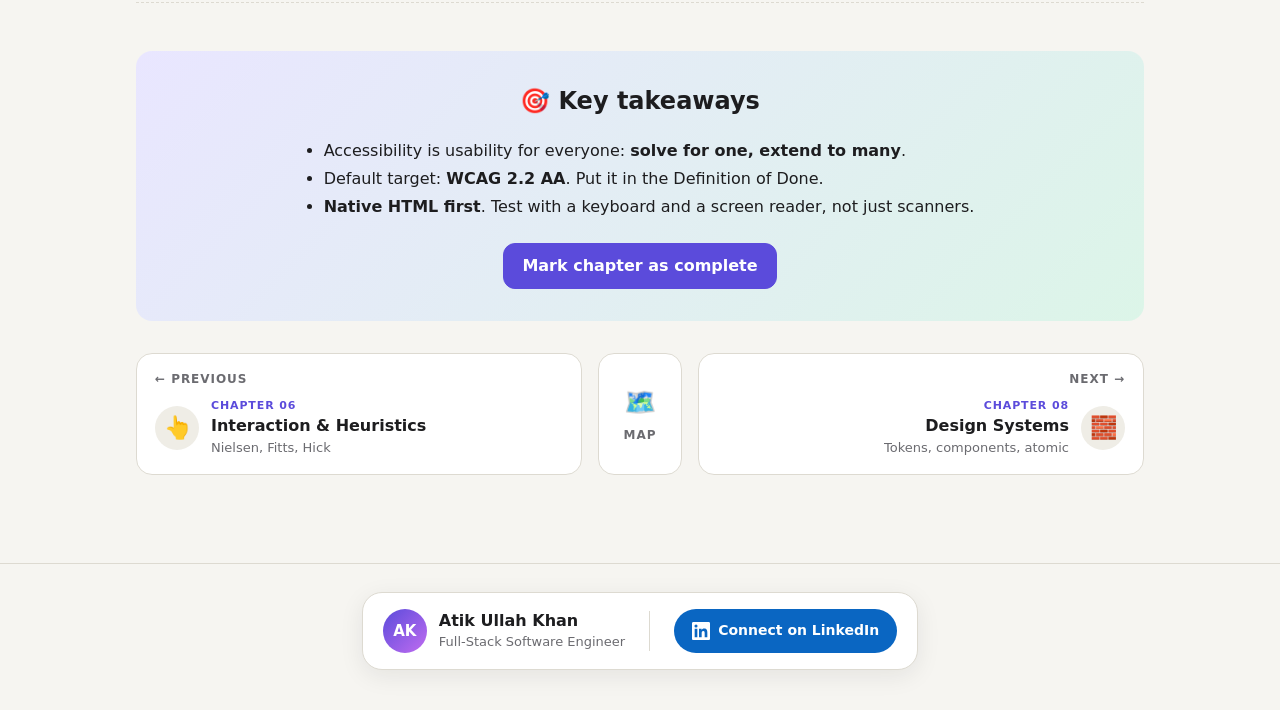
<file: chapters/07-accessibility.html>
<!doctype html>
<html lang="en">
<head>
  <meta charset="utf-8">
  <meta name="viewport" content="width=device-width, initial-scale=1">
  <link rel="icon" href="../assets/favicon.svg" type="image/svg+xml">
  <title>Accessibility · UX/UI</title>
  <link rel="stylesheet" href="../assets/style.css?v=4">
  <style data-page>
    /* ---------- Shared bits ---------- */
    .seg { display: flex; gap: 8px; flex-wrap: wrap; }
    .seg .btn { min-height: 44px; }
    .seg .btn[aria-pressed="true"] { background: var(--accent); border-color: var(--accent); color: #fff; }
    .btn:focus-visible, .seg .btn:focus-visible, [tabindex]:focus-visible { outline: 3px solid var(--accent); outline-offset: 3px; }
    .sc { display: inline-block; font-size: 12px; font-weight: 800; padding: 2px 8px; border-radius: 999px; background: var(--accent-soft); color: var(--accent); white-space: nowrap; }
    .sc.aa { background: var(--good-soft); color: var(--good); }
    .sc.aaa { background: var(--surface-2); color: var(--muted); }
    pre.code {
      margin: 0; background: var(--surface-2); border-radius: 10px; padding: 12px 14px;
      font: 13px/1.5 ui-monospace, "Cascadia Code", Consolas, monospace;
      white-space: pre-wrap; word-break: break-word; color: var(--text);
    }
    .muted { color: var(--muted); }
    .two { display: grid; grid-template-columns: minmax(0, 1.05fr) minmax(0, 1fr); gap: 20px; align-items: start; }
    @media (max-width: 700px) { .two { grid-template-columns: 1fr; } }
    h3.blk { font-size: clamp(20px, 3vw, 26px); margin: 44px 0 6px; letter-spacing: -0.01em; }

    /* ---------- Explore: simulator ---------- */
    .sim-stage { background: var(--surface-2); border-radius: var(--radius); padding: 24px 16px; display: grid; place-items: center; min-height: 420px; }
    .sim-ui { transition: filter .35s; }
    .sim-ui.protan { filter: url(#f-protan); }
    .sim-ui.deutan { filter: url(#f-deutan); }
    .sim-ui.tritan { filter: url(#f-tritan); }
    .sim-ui.blur { filter: blur(3px); }
    .sim-ui.cataract { filter: blur(1.2px) contrast(.5) brightness(1.2) sepia(.35); }

    /* Fixed light mock UI: these colors are the "content" being tested, so they ignore theme tokens */
    .m-card { width: 300px; max-width: 100%; background: #fff; color: #222; border-radius: 18px; padding: 18px; font-family: system-ui, sans-serif; box-shadow: 0 12px 30px rgba(0,0,0,.15); }
    .m-img { height: 110px; border-radius: 12px; background: linear-gradient(135deg, #ffe1d6, #ffd0e0); display: grid; place-items: center; font-size: 56px; }
    .m-title { font-weight: 800; font-size: 19px; margin: 12px 0 2px; }
    .m-price { color: #555; font-size: 15px; }
    .m-lbl { font-size: 12px; font-weight: 700; color: #666; margin: 12px 0 6px; }
    .m-sizes { display: flex; gap: 6px; }
    .m-size { flex: 1; text-align: center; padding: 8px 0; border-radius: 8px; font-weight: 700; font-size: 14px; color: #fff; }
    .m-size.in { background: #2e9e44; }
    .m-size.out { background: #d93a3a; }
    .m-input { width: 100%; border: 2px solid #d93a3a; border-radius: 8px; padding: 9px 10px; font: inherit; font-size: 14px; color: #222; background: #fff; }
    .m-btn { display: block; width: 100%; margin-top: 12px; border: 0; border-radius: 10px; padding: 12px; background: #2e9e44; color: #fff; font: inherit; font-weight: 800; font-size: 15px; cursor: pointer; }
    .m-foot { margin-top: 10px; font-size: 12px; color: #aaa; text-align: center; }
    .m-foot u { color: #4a7bd8; }
    .sim-ui.tremor .m-btn { animation: jitter .9s steps(1) infinite; }
    @keyframes jitter {
      0% { transform: translate(0, 0); } 20% { transform: translate(18px, -10px); }
      40% { transform: translate(-16px, 12px); } 60% { transform: translate(12px, 14px); }
      80% { transform: translate(-20px, -6px); }
    }
    @media (prefers-reduced-motion: reduce) { .sim-ui.tremor .m-btn { animation: none; } }

    .lens-info h3 { margin: 0 0 4px; font-size: 22px; }
    .lens-info .who { color: var(--muted); margin-bottom: 14px; }
    .lens-info h4 { margin: 12px 0 6px; font-size: 13px; text-transform: uppercase; letter-spacing: .08em; color: var(--accent); }
    .lens-info h4.bad { color: var(--bad); }
    .lens-info .look { padding: 10px 12px; border-radius: 10px; background: var(--surface-2); font-size: 15px; }
    .au-item.ghost { background: transparent; border: 1.5px dashed var(--line); color: var(--muted); animation: none; }
    .au-item.ghost .n { background: var(--line); color: var(--muted); }
    .tap-count { margin-top: 12px; padding: 10px 12px; border-radius: 10px; background: var(--accent-soft); font-weight: 700; }

    /* ---------- Explore: screen reader ---------- */
    .sr-stage { background: var(--surface-2); border-radius: var(--radius); padding: 20px 16px; display: grid; place-items: center; }
    .sr-stage .m-card [data-sr] { border-radius: 10px; transition: outline-color .2s, box-shadow .2s; outline: 3px solid transparent; outline-offset: 3px; }
    .sr-stage .m-card [data-sr].sr-on { outline-color: #5b4bdb; box-shadow: 0 0 0 8px rgba(91,75,219,.18); }
    .sr-stage .m-input { border-color: #bbb; }
    .sr-stage .m-btn { background: #5b4bdb; }
    .bubble { position: relative; background: var(--accent); color: #fff; border-radius: 16px; padding: 16px 18px; font-size: 20px; font-weight: 700; min-height: 64px; }
    .bubble.bad { background: var(--bad); }
    .bubble small { display: block; font-size: 11px; letter-spacing: .1em; text-transform: uppercase; opacity: .8; margin-bottom: 4px; }
    .sr-why { margin: 12px 0; font-weight: 600; }
    .sr-steps { display: flex; gap: 6px; margin: 14px 0; }
    .sr-steps i { flex: 1; height: 6px; border-radius: 999px; background: var(--line); }
    .sr-steps i.on { background: var(--accent); }
    .sr-controls { display: flex; gap: 10px; flex-wrap: wrap; align-items: center; justify-content: space-between; margin-bottom: 14px; }
    .sr-moral { text-align: center; font-size: 20px; font-weight: 800; margin-top: 18px; }

    /* ---------- Learn: POUR ---------- */
    .pour { display: grid; grid-template-columns: repeat(4, minmax(0, 1fr)); gap: 12px; }
    @media (max-width: 1000px) { .pour { grid-template-columns: repeat(2, minmax(0, 1fr)); } }
    @media (max-width: 480px) { .pour { grid-template-columns: 1fr; } }
    .pour .card { padding: 18px; }
    .pour .letter { width: 48px; height: 48px; border-radius: 14px; display: grid; place-items: center; font-size: 24px; font-weight: 900; background: var(--accent); color: #fff; }
    .pour h3 { margin: 10px 0 2px; }
    .pour .q { color: var(--muted); font-size: 14px; margin-bottom: 8px; }
    .pour .bullets { font-size: 14px; }

    /* ---------- Learn: levels + law ---------- */
    .levels { display: flex; flex-direction: column; gap: 8px; }
    .lvl { display: grid; grid-template-columns: 64px minmax(0, 1fr); gap: 12px; align-items: center; padding: 12px 14px; border-radius: 14px; background: var(--surface-2); border: 2px solid transparent; }
    .lvl b { font-size: 22px; text-align: center; }
    .lvl.target { border-color: var(--good); background: var(--good-soft); }
    .lvl .tg { font-size: 14px; }
    .lvl .pin { font-size: 12px; font-weight: 800; color: var(--good); }
    .law { display: flex; flex-direction: column; gap: 10px; }
    .law .card { padding: 14px 16px; box-shadow: none; }
    .law h4 { margin: 0 0 4px; }
    .law p { margin: 0; font-size: 14px; color: var(--muted); }
    .note { font-size: 12px; color: var(--muted); margin-top: 8px; }

    /* ---------- Learn: persona spectrum ---------- */
    .spectrum { display: grid; grid-template-columns: repeat(3, minmax(0, 1fr)); gap: 12px; margin-top: 14px; }
    @media (max-width: 560px) { .spectrum { grid-template-columns: 1fr; } }
    .spec { text-align: center; padding: 20px 12px; border-radius: var(--radius); background: var(--surface); border: 1px solid var(--line); animation: pop .3s ease; }
    .spec .e { font-size: 44px; }
    .spec .k { font-size: 12px; font-weight: 800; letter-spacing: .1em; text-transform: uppercase; color: var(--accent); margin-top: 6px; }
    .spec .t { font-weight: 800; font-size: 17px; }
    @keyframes pop { from { opacity: 0; transform: translateY(6px); } }
    .spectrum-moral { text-align: center; margin-top: 16px; font-weight: 700; }

    /* ---------- Checklist accordion ---------- */
    .acc { display: flex; flex-direction: column; gap: 10px; }
    .acc-item { background: var(--surface); border: 1px solid var(--line); border-radius: 14px; overflow: hidden; }
    .acc-item.open { border-color: var(--accent); }
    .acc-head { width: 100%; min-height: 56px; display: flex; align-items: center; gap: 12px; padding: 12px 16px; border: 0; background: none; color: var(--text); font: inherit; text-align: left; cursor: pointer; }
    .acc-head .ic { font-size: 22px; flex: none; }
    .acc-head .ttl { font-weight: 800; flex: 1; min-width: 0; }
    .acc-head .scs { display: flex; gap: 6px; flex-wrap: wrap; justify-content: flex-end; }
    .acc-head .chev { flex: none; transition: transform .2s; color: var(--muted); }
    .acc-item.open .chev { transform: rotate(180deg); }
    .acc-head:focus-visible { outline: 3px solid var(--accent); outline-offset: -3px; }
    .acc-body { display: none; padding: 0 16px 16px; }
    .acc-item.open .acc-body { display: grid; grid-template-columns: minmax(0, 1fr) minmax(0, 1fr); gap: 16px; }
    @media (max-width: 700px) { .acc-item.open .acc-body { grid-template-columns: 1fr; } .acc-head .scs { display: none; } }
    .acc-body h4 { margin: 0 0 6px; font-size: 12px; text-transform: uppercase; letter-spacing: .08em; color: var(--accent); }
    .acc-body .test { margin-top: 10px; padding: 10px 12px; background: var(--accent-soft); border-radius: 10px; font-size: 14px; }

    /* ---------- Keyboard demo ---------- */
    .kb { display: grid; grid-template-columns: repeat(2, minmax(0, 1fr)); gap: 16px; }
    @media (max-width: 640px) { .kb { grid-template-columns: 1fr; } }
    .kb h4 { margin: 0 0 10px; }
    .kb-form { display: flex; flex-direction: column; gap: 10px; padding: 14px; border-radius: 12px; background: var(--surface-2); }
    .kb-form label { font-size: 13px; font-weight: 700; display: flex; flex-direction: column; gap: 4px; }
    .kb-form input { font: inherit; padding: 10px 12px; border-radius: 8px; border: 1.5px solid var(--line); background: var(--surface); color: var(--text); }
    .kb-form .send { min-height: 44px; border-radius: 8px; border: 0; background: var(--accent); color: #fff; font: inherit; font-weight: 800; display: grid; place-items: center; }
    .kb-good .sim-focus, .kb-good input:focus-visible, .kb-good button:focus-visible { outline: 3px solid var(--accent); outline-offset: 2px; box-shadow: 0 0 0 6px var(--accent-soft); }
    .kb-bad input, .kb-bad input:focus { outline: none; }
    .kb-read { margin-top: 10px; min-height: 48px; padding: 10px 12px; border-radius: 10px; font-size: 14px; font-weight: 600; background: var(--surface-2); }
    .kb-read.bad { background: var(--bad-soft); color: var(--bad); }
    .kb-read.good { background: var(--good-soft); color: var(--good); }
    .kb .btn { margin-top: 10px; width: 100%; min-height: 44px; }

    /* ---------- Try: audit ---------- */
    .au-stage { background: var(--surface-2); border-radius: var(--radius); padding: 20px 16px; display: grid; place-items: center; }
    .au-card { position: relative; width: 320px; max-width: 100%; background: #fff; color: #222; border-radius: 18px; padding: 20px 18px; font-family: system-ui, sans-serif; box-shadow: 0 12px 30px rgba(0,0,0,.15); }
    .au-card [data-k] { position: relative; cursor: pointer; border-radius: 8px; outline: 2px dashed transparent; outline-offset: 3px; transition: outline-color .2s, background .2s; }
    .au-card [data-k]:hover { outline-color: rgba(91,75,219,.45); }
    .au-card [data-k]:focus-visible { outline: 3px solid #5b4bdb; }
    .au-card [data-k].found { outline: 3px solid #d93a3a; }
    .au-card [data-k].fine { outline: 3px solid #1f9d63; }
    .au-card [data-k][data-n]::after {
      content: attr(data-n); position: absolute; top: -10px; right: -10px; width: 24px; height: 24px; border-radius: 50%;
      background: #d93a3a; color: #fff; font-size: 13px; font-weight: 800; display: grid; place-items: center; z-index: 1;
    }
    .au-close { position: absolute; top: 10px; right: 12px; width: 22px; height: 22px; display: grid; place-items: center; font-size: 13px; color: #777; }
    .au-hero { height: 90px; border-radius: 12px; background: linear-gradient(135deg, #d7ecff, #e3f7e6); display: grid; place-items: center; font-size: 46px; margin-top: 18px; }
    .au-card h3 { margin: 12px 0 2px; font-size: 20px; }
    .au-help { color: #c4c4c4; font-size: 13px; margin: 0 0 10px; }
    .au-field { margin-bottom: 10px; }
    .au-field label { display: block; font-size: 12px; font-weight: 700; color: #444; margin-bottom: 4px; }
    .au-field input { width: 100%; font: inherit; font-size: 14px; padding: 9px 10px; border-radius: 8px; border: 1.5px solid #ccc; color: #222; background: #fff; pointer-events: none; }
    .au-field.err input { border-color: #e04646; }
    .au-terms { display: flex; align-items: center; gap: 6px; font-size: 12px; color: #444; margin: 4px 0 12px; width: max-content; }
    .au-terms .box { width: 11px; height: 11px; border: 1.5px solid #888; border-radius: 2px; }
    .au-btn { text-align: center; padding: 12px; border-radius: 10px; background: #1f6feb; color: #fff; font-weight: 800; }
    .au-foot { text-align: center; font-size: 13px; color: #555; margin: 12px 0 0; }
    .au-link { color: #1f6feb; text-decoration: underline; display: inline-block; }
    .au-score { display: flex; gap: 10px; align-items: center; flex-wrap: wrap; margin-bottom: 12px; }
    .au-score .big { font-size: 28px; font-weight: 900; }
    .au-bar { height: 8px; border-radius: 999px; background: var(--surface-2); overflow: hidden; margin-bottom: 14px; }
    .au-bar i { display: block; height: 100%; background: var(--good); transition: width .4s; }
    .au-list { display: flex; flex-direction: column; gap: 8px; max-height: 470px; overflow: auto; }
    .au-item { padding: 10px 12px; border-radius: 12px; background: var(--surface-2); animation: pop .3s ease; }
    .au-item .top { display: flex; gap: 8px; align-items: center; flex-wrap: wrap; font-weight: 800; }
    .au-item .n { width: 22px; height: 22px; flex: none; border-radius: 50%; display: grid; place-items: center; background: var(--bad); color: #fff; font-size: 12px; }
    .au-item p { margin: 4px 0 0; font-size: 14px; }
    .au-item .fix { color: var(--good); }
    .au-toast { min-height: 24px; font-weight: 700; margin-bottom: 8px; }
    .au-actions { display: flex; gap: 10px; flex-wrap: wrap; margin-top: 14px; }
    .au-actions .btn { min-height: 44px; }

    /* ---------- TPM lens ---------- */
    .flip, .flip-inner { min-height: 220px; }
    .flip:focus-visible { outline: 3px solid var(--accent); outline-offset: 4px; border-radius: var(--radius); }
    .say { font-size: 20px; font-weight: 700; }
    .flip-back .lbl { font-size: 11px; font-weight: 800; letter-spacing: .1em; text-transform: uppercase; color: var(--accent); margin-top: 8px; }
    .flip-back .lbl:first-child { margin-top: 0; }
    .flip-back p { margin: 2px 0; font-size: 14px; }
  </style>
</head>
<body>
  <header class="topbar">
    <div class="wrap">
      <a class="brand" href="../index.html">UX<span>/</span>UI</a>
      <span class="crumb">/ 07 Accessibility</span>
      <div class="spacer"></div>
      <div class="progress-pill"></div>
    </div>
  </header>

  <main class="wrap view" id="app">
    <!-- Color-vision filters used by the simulator -->
    <svg width="0" height="0" style="position:absolute" aria-hidden="true" focusable="false">
      <filter id="f-protan"><feColorMatrix type="matrix" values="0.567 0.433 0 0 0  0.558 0.442 0 0 0  0 0.242 0.758 0 0  0 0 0 1 0"/></filter>
      <filter id="f-deutan"><feColorMatrix type="matrix" values="0.625 0.375 0 0 0  0.7 0.3 0 0 0  0 0.3 0.7 0 0  0 0 0 1 0"/></filter>
      <filter id="f-tritan"><feColorMatrix type="matrix" values="0.95 0.05 0 0 0  0 0.433 0.567 0 0  0 0.475 0.525 0 0  0 0 0 1 0"/></filter>
    </svg>

    <section class="hero">
      <div class="kicker">Chapter 07 · Accessibility</div>
      <h1>Design for everyone.</h1>
      <p>1 in 6 people live with a significant disability (WHO). Feel what they experience.</p>
      <nav class="stepper" aria-label="Chapter sections">
        <a href="#explore">🧭 Explore</a>
        <a href="#learn">💡 Learn</a>
        <a href="#checklist">✅ Checklist</a>
        <a href="#try">🛠️ Try</a>
        <a href="#lens">🗣️ TPM Lens</a>
      </nav>
    </section>

    <!-- ================= EXPLORE ================= -->
    <section class="section" id="explore">
      <span class="step-label">🧭 Explore</span>
      <h2>See it through other eyes</h2>
      <p class="sub">Same product card. Switch the lens and check what breaks.</p>

      <div class="seg" id="sim-lenses" role="group" aria-label="Vision simulation" style="margin-bottom:16px"></div>
      <div class="two">
        <div class="sim-stage" id="sim-stage">
          <div class="sim-ui" id="sim-ui" role="img" aria-label="Sample shoe product card with color-coded sizes, an email field with a red border, and a green Add to cart button">
            <div class="m-card" aria-hidden="true">
              <div class="m-img">👟</div>
              <div class="m-title">Trail Runner 2</div>
              <div class="m-price">$89 · Free returns</div>
              <div class="m-lbl">SIZE (green = in stock)</div>
              <div class="m-sizes">
                <span class="m-size in">40</span><span class="m-size out">41</span>
                <span class="m-size in">42</span><span class="m-size out">43</span>
              </div>
              <div class="m-lbl">EMAIL FOR UPDATES</div>
              <input class="m-input" value="anna@mail" readonly tabindex="-1">
              <button class="m-btn" tabindex="-1">Add to cart</button>
              <div class="m-foot">Questions? <u>Click here</u></div>
            </div>
          </div>
        </div>
        <div class="card lens-info" id="lens-info" aria-live="polite"></div>
      </div>

      <h3 class="blk">Now listen to it</h3>
      <p class="sub">A screen reader reads the page aloud, one element per swipe. Compare the two versions.</p>
      <div class="sr-controls">
        <div class="seg" role="group" aria-label="Code quality">
          <button class="btn" id="sr-bad" aria-pressed="true">😖 Sloppy code</button>
          <button class="btn" id="sr-good" aria-pressed="false">✅ Accessible code</button>
        </div>
        <div class="seg">
          <button class="btn" id="sr-reset" aria-label="Restart">↺</button>
          <button class="btn primary" id="sr-next">▶ Next swipe</button>
        </div>
      </div>
      <div class="two">
        <div class="sr-stage" id="sr-stage"></div>
        <div class="card">
          <div class="bubble" id="sr-bubble" aria-live="polite"></div>
          <div class="sr-steps" id="sr-steps"></div>
          <div class="sr-why" id="sr-why"></div>
          <pre class="code" id="sr-code"></pre>
        </div>
      </div>
      <div class="sr-moral">💬 Looks identical. Sounds completely different.</div>
    </section>

    <!-- ================= LEARN ================= -->
    <section class="section" id="learn">
      <span class="step-label">💡 Learn</span>
      <h2>POUR: the 4 principles of WCAG</h2>
      <p class="sub">Every WCAG rule falls under one of these.</p>
      <div class="pour" id="pour"></div>

      <h3 class="blk">How much is "accessible enough"?</h3>
      <p class="sub">WCAG has three conformance levels. Laws and contracts point to AA.</p>
      <div class="two">
        <div class="levels">
          <div class="lvl"><b>A</b><div><div class="tg"><b>Minimum.</b> Without it, some users are completely blocked.</div></div></div>
          <div class="lvl target"><b>AA</b><div><div class="pin">🎯 YOUR DEFAULT TARGET</div><div class="tg"><b>Standard.</b> Includes all of A. Named by most laws, procurement and contracts.</div></div></div>
          <div class="lvl"><b>AAA</b><div><div class="tg"><b>Enhanced.</b> Great for specific flows. Not expected site-wide.</div></div></div>
          <div class="note">Current version: WCAG 2.2 (2023). Many laws still cite 2.1 AA. 2.2 AA covers it.</div>
        </div>
        <div class="law">
          <div class="card"><h4>🇺🇸 ADA &amp; Section 508</h4><p>Website lawsuits are common. Courts and the DOJ point to WCAG AA.</p></div>
          <div class="card"><h4>🇪🇺 European Accessibility Act</h4><p>Enforced since 28 June 2025: e-commerce, banking, transport, e-books. Standard: EN 301 549 (→ WCAG AA).</p></div>
          <div class="card"><h4>🇬🇧 Equality Act &amp; public sector rules</h4><p>Public sector sites must meet WCAG 2.2 AA.</p></div>
          <div class="note">Not legal advice. Ask legal which standard your contracts name.</div>
        </div>
      </div>

      <h3 class="blk">Disability is a spectrum</h3>
      <p class="sub">Permanent, temporary, or situational. Tap a sense.</p>
      <div class="seg" id="spec-tabs" role="group" aria-label="Sense"></div>
      <div class="spectrum" id="spectrum" aria-live="polite"></div>
      <div class="spectrum-moral">💡 Solve for one, extend to many.</div>
    </section>

    <!-- ================= CHECKLIST ================= -->
    <section class="section" id="checklist">
      <span class="step-label">✅ Checklist</span>
      <h2>The team checklist</h2>
      <p class="sub">Each rule, its WCAG criterion, the code behind it, and a 10-second test.</p>
      <div class="acc" id="acc"></div>

      <h3 class="blk">Keyboard test: press Tab</h3>
      <p class="sub">Keyboard and switch users move with Tab. Step through both forms.</p>
      <div class="kb">
        <div class="card">
          <h4>😖 Sloppy form</h4>
          <div class="kb-form kb-bad" id="kb-bad">
            <input placeholder="Name" aria-label="Name (sloppy demo)">
            <input placeholder="Email" aria-label="Email (sloppy demo)">
            <div class="send">Send</div>
          </div>
          <div class="kb-read" id="kb-bad-read" aria-live="polite">Focus is outside the form.</div>
          <button class="btn" data-kb="bad">⇥ Press Tab</button>
        </div>
        <div class="card">
          <h4>✅ Accessible form</h4>
          <div class="kb-form kb-good" id="kb-good">
            <label>Name<input></label>
            <label>Email<input type="email"></label>
            <button class="send" type="button">Send</button>
          </div>
          <div class="kb-read" id="kb-good-read" aria-live="polite">Focus is outside the form.</div>
          <button class="btn" data-kb="good">⇥ Press Tab</button>
        </div>
      </div>
    </section>

    <!-- ================= TRY ================= -->
    <section class="section" id="try">
      <span class="step-label">🛠️ Try</span>
      <h2>Run an accessibility audit</h2>
      <p class="sub">This signup card hides 7 issues. Tap anything that looks wrong.</p>
      <div class="two">
        <div class="au-stage">
          <div class="au-card" id="au-card">
            <div data-k="close" class="au-close" tabindex="0" role="button" aria-label="Inspect element: top-right corner">✕</div>
            <div data-k="img" class="au-hero" tabindex="0" role="button" aria-label="Inspect element: image">🏔️</div>
            <h3 data-k="heading" tabindex="0" role="button" aria-label="Inspect element: heading">Create your account</h3>
            <p data-k="contrast" class="au-help" tabindex="0" role="button" aria-label="Inspect element: subtitle">Join 10,000 hikers. No spam, ever.</p>
            <div data-k="label" class="au-field" tabindex="0" role="button" aria-label="Inspect element: first field"><input placeholder="Email" tabindex="-1" aria-hidden="true"></div>
            <div data-k="password" class="au-field" tabindex="0" role="button" aria-label="Inspect element: password field"><label>Password</label><input type="password" value="hunter22" tabindex="-1" aria-hidden="true"></div>
            <div data-k="color" class="au-field err" tabindex="0" role="button" aria-label="Inspect element: username field"><label>Username</label><input value="a!" tabindex="-1" aria-hidden="true"></div>
            <div data-k="target" class="au-terms" tabindex="0" role="button" aria-label="Inspect element: terms checkbox"><span class="box"></span> I agree to the terms</div>
            <div data-k="button" class="au-btn" tabindex="0" role="button" aria-label="Inspect element: main button">Create account</div>
            <p class="au-foot">Already a member? <span data-k="link" class="au-link" tabindex="0" role="button" aria-label="Inspect element: footer link">Click here</span></p>
          </div>
        </div>
        <div class="card">
          <div class="au-score"><span class="big" id="au-found">0 / 7</span><span class="muted" id="au-miss">issues found</span></div>
          <div class="au-bar"><i id="au-bar" style="width:0%"></i></div>
          <div class="au-toast" id="au-toast" aria-live="polite">👆 Start tapping the card.</div>
          <div class="au-list" id="au-list"></div>
          <div class="au-actions">
            <button class="btn" id="au-reveal">Show all</button>
            <button class="btn" id="au-reset">Reset</button>
          </div>
        </div>
      </div>
    </section>

    <!-- ================= TPM LENS ================= -->
    <section class="section" id="lens">
      <span class="step-label">🗣️ TPM Lens</span>
      <h2>When the team says…</h2>
      <p class="sub">Flip a card to see what it means and what you should ask.</p>
      <div class="grid grid-3" id="lens-cards"></div>
    </section>

    <!-- ================= WRAP ================= -->
    <section class="section">
      <div class="done-banner">
        <h3>🎯 Key takeaways</h3>
        <ul class="bullets" style="display:inline-block;text-align:left;margin:8px 0 20px">
          <li>Accessibility is usability for everyone: <b>solve for one, extend to many</b>.</li>
          <li>Default target: <b>WCAG 2.2 AA</b>. Put it in the Definition of Done.</li>
          <li><b>Native HTML first</b>. Test with a keyboard and a screen reader, not just scanners.</li>
        </ul>
        <div><button class="btn primary" id="mark-done">Mark chapter as complete</button></div>
      </div>
      <nav class="chapter-nav"></nav>
    </section>
  </main>

  <footer class="footer">Built step by step · Progress is saved in your browser</footer>

  <script type="text/page-script">
    const esc = s => s.replace(/&/g, "&amp;").replace(/</g, "&lt;").replace(/>/g, "&gt;");
    const list = a => `<ul class="bullets">${a.map(x => `<li>${x}</li>`).join("")}</ul>`;
    const reduceMotion = matchMedia("(prefers-reduced-motion: reduce)").matches;

    /* ---------- Explore: vision simulator ---------- */
    const LENSES = [
      { k: "normal", icon: "👁️", short: "Typical", look: "The sizes row, the email border and the button.", name: "Typical vision", who: "Your baseline as the designer.",
        breaks: ["Nothing obvious. That's the trap: we design for ourselves."],
        fix: ["Switch lenses to see what others see →"] },
      { k: "protan", icon: "🔴", short: "Protanopia", look: "Which sizes are in stock now?", name: "Protanopia (red-blind)", who: "Red-green color blindness: about 1 in 12 men, 1 in 200 women.",
        breaks: ["In-stock and sold-out sizes look the same", "The red error border almost disappears"],
        fix: ["Add text or icons: \"✓ 42\", \"✕ 41 sold out\"", "Never use color as the only signal (WCAG 1.4.1)"] },
      { k: "deutan", icon: "🟢", short: "Deuteranopia", look: "Can you still tell 41 from 42?", name: "Deuteranopia (green-blind)", who: "The most common form of red-green color blindness.",
        breaks: ["Green and red sizes merge into one muddy color", "The green button loses its 'go' meaning"],
        fix: ["Use labels and icons, not just color", "Test palettes with a simulator before handoff"] },
      { k: "tritan", icon: "🔵", short: "Tritanopia", look: "Find the \"Click here\" link.", name: "Tritanopia (blue-blind)", who: "Rare: well under 1 in 10,000 people.",
        breaks: ["Blue and green look alike", "The blue link fades into grey"],
        fix: ["Underline links", "Check contrast, not just hue"] },
      { k: "blur", icon: "🌫️", short: "Low vision", look: "Read the price and the small footer text.", name: "Low vision", who: "At least 2.2 billion people have a vision impairment (WHO).",
        breaks: ["Small, light text becomes unreadable", "Thin icons vanish"],
        fix: ["Body text ≥ 16px with strong contrast", "Page must work at 200% zoom (WCAG 1.4.4)"] },
      { k: "cataract", icon: "☀️", short: "Glare", look: "Where does the email field end?", name: "Cataracts / glare", who: "Very common with age. Also: your phone in bright sunlight.",
        breaks: ["Light grey text washes out", "Subtle borders disappear"],
        fix: ["Text contrast ≥ 4.5:1", "UI parts like input borders ≥ 3:1 (WCAG 1.4.11)"] },
      { k: "tremor", icon: "🫨", short: "Tremor", look: "Tap Add to cart 5 times. How many land?", name: "Hand tremor", who: "Parkinson's, essential tremor… or a bumpy bus ride.",
        breaks: ["Small targets get missed", "Tight spacing causes wrong taps"],
        fix: ["Targets ≥ 24px (WCAG 2.2), 44px recommended", "Space targets apart; confirm destructive actions"] },
    ];
    let lens = "normal", taps = 0, hits = 0;
    const simUi = document.getElementById("sim-ui");
    document.getElementById("sim-lenses").innerHTML = LENSES.map(l =>
      `<button class="btn" data-lens="${l.k}" aria-pressed="${l.k === lens}">${l.icon} ${l.short}</button>`).join("");
    function renderLens() {
      const l = LENSES.find(x => x.k === lens);
      simUi.className = "sim-ui " + l.k;
      document.querySelectorAll("[data-lens]").forEach(b => b.setAttribute("aria-pressed", b.dataset.lens === lens));
      document.getElementById("lens-info").innerHTML = `
        <h3>${l.icon} ${l.name}</h3>
        <div class="who">${l.who}</div>
        <div class="look">👀 <b>Look at:</b> ${l.look}</div>
        <h4 class="bad">What breaks here</h4>${list(l.breaks)}
        <h4>Design fix</h4>${list(l.fix)}
        ${l.k === "tremor" ? `<div class="tap-count" id="tap-count">${reduceMotion
          ? "Motion is paused because your device asks for reduced motion. That's accessibility working!"
          : `👆 Try tapping <b>Add to cart</b>. Landed: ${hits} / ${taps}`}</div>` : ""}`;
    }
    document.getElementById("sim-lenses").onclick = e => {
      const b = e.target.closest("[data-lens]");
      if (b) { lens = b.dataset.lens; taps = hits = 0; renderLens(); }
    };
    document.getElementById("sim-stage").addEventListener("pointerdown", e => {
      if (lens !== "tremor" || reduceMotion) return;
      taps++;
      if (e.target.closest(".m-btn")) hits++;
      document.getElementById("tap-count").innerHTML = `👆 Try tapping <b>Add to cart</b>. Landed: ${hits} / ${taps}`;
    });
    renderLens();

    /* ---------- Explore: screen reader ---------- */
    const SR = [
      { bad:  { say: "IMG_4032.jpg, image", why: "No alt text, so the file name is read out.", code: '<img src="IMG_4032.jpg">' },
        good: { say: "Red trail running shoe, image", why: "Alt text describes what matters.", code: '<img src="IMG_4032.jpg"\n     alt="Red trail running shoe">' } },
      { bad:  { say: "Trail Runner 2", why: "Looks like a heading, but isn't one. Users can't jump to it.", code: '<div class="title">Trail Runner 2</div>' },
        good: { say: "Trail Runner 2, heading level 2", why: "Screen reader users skim by headings.", code: "<h2>Trail Runner 2</h2>" } },
      { bad:  { say: "Edit text", why: "Placeholder isn't a reliable label, and it vanishes while typing.", code: '<input placeholder="Email">' },
        good: { say: "Email, edit text, required", why: "A linked label is always announced.", code: '<label for="email">Email</label>\n<input id="email" type="email" required>' } },
      { bad:  { say: "Add to cart", why: "No button role. Keyboard users can't reach or press it.", code: '<div class="btn" onclick="add()">\n  Add to cart\n</div>' },
        good: { say: "Add to cart, button", why: "A native button gives role, focus and keyboard support for free.", code: '<button type="button">Add to cart</button>' } },
      { bad:  { say: "Link, click here", why: "Out of context, \"click here\" says nothing.", code: '<a href="/returns">Click here</a>' },
        good: { say: "Read our return policy, link", why: "Link text says where it goes.", code: '<a href="/returns">Read our return policy</a>' } },
    ];
    let srMode = "bad", srStep = -1;
    function renderSr() {
      document.getElementById("sr-bad").setAttribute("aria-pressed", srMode === "bad");
      document.getElementById("sr-good").setAttribute("aria-pressed", srMode === "good");
      const on = i => (i === srStep ? "sr-on" : "");
      document.getElementById("sr-stage").innerHTML = `
        <div class="m-card" aria-hidden="true">
          <div class="m-img ${on(0)}" data-sr>👟</div>
          <div class="m-title ${on(1)}" data-sr>Trail Runner 2</div>
          <div class="m-lbl">EMAIL</div>
          <div class="${on(2)}" data-sr><input class="m-input" placeholder="you@mail.com" readonly tabindex="-1"></div>
          <div class="m-btn ${on(3)}" data-sr style="text-align:center">Add to cart</div>
          <div class="m-foot" style="color:#555"><span class="${on(4)}" data-sr style="display:inline-block;padding:2px 4px"><u>${srMode === "bad" ? "Click here" : "Read our return policy"}</u></span></div>
        </div>`;
      document.getElementById("sr-steps").innerHTML = SR.map((_, i) => `<i class="${i <= srStep ? "on" : ""}"></i>`).join("");
      const bubble = document.getElementById("sr-bubble");
      if (srStep < 0) {
        bubble.className = "bubble";
        bubble.innerHTML = `<small>🔊 Screen reader says</small>Press "Next swipe" to start`;
        document.getElementById("sr-why").textContent = "";
        document.getElementById("sr-code").textContent = "// the code behind each element appears here";
        return;
      }
      const s = SR[srStep][srMode];
      bubble.className = "bubble " + (srMode === "bad" ? "bad" : "");
      bubble.innerHTML = `<small>🔊 Screen reader says</small>"${s.say}"`;
      document.getElementById("sr-why").textContent = (srMode === "bad" ? "❌ " : "✅ ") + s.why;
      document.getElementById("sr-code").textContent = s.code;
      document.getElementById("sr-next").textContent = srStep === SR.length - 1 ? "↺ From the top" : "▶ Next swipe";
    }
    document.getElementById("sr-next").onclick = () => { srStep = srStep >= SR.length - 1 ? 0 : srStep + 1; renderSr(); };
    document.getElementById("sr-reset").onclick = () => { srStep = -1; document.getElementById("sr-next").textContent = "▶ Next swipe"; renderSr(); };
    document.getElementById("sr-bad").onclick = () => { srMode = "bad"; renderSr(); };
    document.getElementById("sr-good").onclick = () => { srMode = "good"; renderSr(); };
    renderSr();

    /* ---------- Learn: POUR ---------- */
    const POUR = [
      ["P", "Perceivable", "Can users sense it?", ["Alt text for images", "Captions for video", "Enough contrast", "Not color alone"]],
      ["O", "Operable", "Can users use it?", ["Works with a keyboard", "Big enough targets", "Enough time", "No flashing content"]],
      ["U", "Understandable", "Can users follow it?", ["Plain language", "Predictable navigation", "Helpful error messages"]],
      ["R", "Robust", "Does assistive tech get it?", ["Semantic HTML", "Name, role and state exposed", "Works across screen readers"]],
    ];
    document.getElementById("pour").innerHTML = POUR.map(([l, n, q, b]) => `
      <div class="card"><div class="letter" aria-hidden="true">${l}</div><h3>${n}</h3><div class="q">${q}</div>${list(b)}</div>`).join("");

    /* ---------- Learn: persona spectrum (Microsoft Inclusive Design) ---------- */
    const SPECTRUM = {
      "✋ Touch": [["🦾", "One arm"], ["🩹", "Arm injury"], ["👶", "New parent holding a baby"]],
      "👁️ See": [["🦯", "Blind"], ["🌫️", "Cataract"], ["🚗", "Distracted driver"]],
      "👂 Hear": [["🧏", "Deaf"], ["🤧", "Ear infection"], ["🍸", "Bartender in a loud bar"]],
      "🗣️ Speak": [["🤐", "Non-verbal"], ["😷", "Laryngitis"], ["🌍", "Heavy accent"]],
    };
    let sense = Object.keys(SPECTRUM)[0];
    function renderSpectrum() {
      document.getElementById("spec-tabs").innerHTML = Object.keys(SPECTRUM).map(k =>
        `<button class="btn" data-sense="${k}" aria-pressed="${k === sense}">${k}</button>`).join("");
      document.getElementById("spectrum").innerHTML = SPECTRUM[sense].map(([e, t], i) => `
        <div class="spec"><div class="e" aria-hidden="true">${e}</div>
          <div class="k">${["Permanent", "Temporary", "Situational"][i]}</div><div class="t">${t}</div></div>`).join("");
    }
    document.getElementById("spec-tabs").onclick = e => {
      const b = e.target.closest("[data-sense]");
      if (b) { sense = b.dataset.sense; renderSpectrum(); }
    };
    renderSpectrum();

    /* ---------- Checklist ---------- */
    const CHECK = [
      { ic: "🎨", t: "Color contrast", sc: [["1.4.3", "AA"], ["1.4.11", "AA"]],
        rule: ["Normal text ≥ <b>4.5:1</b>", "Large text (24px, or 18.66px bold) ≥ <b>3:1</b>", "Icons and input borders ≥ <b>3:1</b>"],
        code: "/* #595959 on white = 7:1 ✓ */\n.helper { color: #595959; }\n\n/* #b5b5b5 on white = 2:1 ✗ */",
        test: "DevTools color picker shows the ratio." },
      { ic: "🖼️", t: "Text alternatives", sc: [["1.1.1", "A"]],
        rule: ["Meaningful images get <b>alt</b> text", "Decorative images get <b>alt=\"\"</b>", "Icon buttons need a name"],
        code: '<img src="shoe.jpg" alt="Red trail shoe">\n<img src="swirl.svg" alt="">',
        test: "Turn images off. Does the page still make sense?" },
      { ic: "⌨️", t: "Keyboard access", sc: [["2.1.1", "A"], ["2.4.3", "A"], ["2.4.7", "AA"]],
        rule: ["Everything works with Tab, Enter, Space, arrows", "Logical focus order", "Focus is always visible"],
        code: ":focus-visible {\n  outline: 3px solid #5b4bdb;\n}\n/* never outline: none without a replacement */",
        test: "Put the mouse away. Tab through the whole flow." },
      { ic: "🏷️", t: "Labels, not placeholders", sc: [["3.3.2", "A"], ["1.3.1", "A"]],
        rule: ["Every field has a visible label", "Placeholder is a hint, not a label", "Use autocomplete for personal data"],
        code: '<label for="email">Email</label>\n<input id="email" type="email"\n       autocomplete="email">',
        test: "Tap the label. Does the field get focus?" },
      { ic: "🧱", t: "Semantic HTML", sc: [["4.1.2", "A"], ["1.3.1", "A"]],
        rule: ["Use button, a, h1–h6, nav, main, ul", "Divs have no role, focus or keyboard", "Name, role and state must be exposed"],
        code: '<!-- ✗ div soup -->\n<div class="btn" onclick="buy()">Buy</div>\n\n<!-- ✓ native -->\n<button type="button">Buy</button>',
        test: "Can you reach and press it with only a keyboard?" },
      { ic: "🧩", t: "ARIA: last resort", sc: [["4.1.2", "A"]],
        rule: ["1st rule of ARIA: use native HTML if it exists", "No ARIA is better than bad ARIA", "Use it for names, states and live updates"],
        code: '<button aria-label="Close dialog">✕</button>\n<div role="status" aria-live="polite">\n  Saved\n</div>',
        test: "Run axe DevTools: it flags broken ARIA." },
      { ic: "👆", t: "Touch target size", sc: [["2.5.8", "AA"], ["2.5.5", "AAA"]],
        rule: ["Minimum <b>24×24px</b> (new in WCAG 2.2)", "Recommended <b>44×44px</b> (Apple 44pt, Material 48dp)", "Keep space between targets"],
        code: "button, a {\n  min-height: 44px;\n  min-width: 44px;\n}",
        test: "Use the app with your thumb, one-handed." },
      { ic: "🚦", t: "Not color alone", sc: [["1.4.1", "A"]],
        rule: ["Pair color with text, an icon or a pattern", "Underline links in body text", "Charts need labels, not just color keys"],
        code: '<p class="error">\n  ⚠ Enter a valid email\n</p>',
        test: "View it in greyscale. Is the meaning still clear?" },
      { ic: "❗", t: "Error messages", sc: [["3.3.1", "A"], ["3.3.3", "AA"]],
        rule: ["Say what went wrong, in text", "Suggest how to fix it", "Link the message to the field"],
        code: '<input id="email" aria-invalid="true"\n       aria-describedby="email-err">\n<p id="email-err">Use name@domain.com</p>',
        test: "Submit an empty form. Is every error clear?" },
      { ic: "🎞️", t: "Motion & flashing", sc: [["2.2.2", "A"], ["2.3.1", "A"], ["2.3.3", "AAA"]],
        rule: ["Users can pause anything that moves for >5s", "Nothing flashes more than 3 times a second", "Respect reduced-motion settings"],
        code: "@media (prefers-reduced-motion: reduce) {\n  * { animation: none !important; }\n}",
        test: "Turn on Reduce Motion in iPad Settings." },
      { ic: "🎬", t: "Captions & transcripts", sc: [["1.2.2", "A"], ["1.2.4", "AA"]],
        rule: ["Captions for all prerecorded video", "Live captions for live video (AA)", "Transcripts for audio"],
        code: '<video controls>\n  <track kind="captions"\n         src="talk.vtt" srclang="en">\n</video>',
        test: "Watch it on mute. Can you follow?" },
    ];
    const lvlCls = l => (l === "AA" ? "aa" : l === "AAA" ? "aaa" : "");
    let openIdx = 0;
    function renderAcc() {
      document.getElementById("acc").innerHTML = CHECK.map((c, i) => `
        <div class="acc-item ${i === openIdx ? "open" : ""}">
          <button class="acc-head" data-acc="${i}" aria-expanded="${i === openIdx}" aria-controls="acc-b${i}">
            <span class="ic" aria-hidden="true">${c.ic}</span><span class="ttl">${c.t}</span>
            <span class="scs">${c.sc.map(([n, l]) => `<span class="sc ${lvlCls(l)}">${n} · ${l}</span>`).join("")}</span>
            <span class="chev" aria-hidden="true">▾</span>
          </button>
          <div class="acc-body" id="acc-b${i}">
            <div><h4>The rule</h4>${list(c.rule)}<div class="test">⏱️ <b>10-second test:</b> ${c.test}</div></div>
            <div><h4>In code</h4><pre class="code">${esc(c.code)}</pre></div>
          </div>
        </div>`).join("");
    }
    document.getElementById("acc").onclick = e => {
      const h = e.target.closest("[data-acc]");
      if (!h) return;
      const i = +h.dataset.acc;
      openIdx = openIdx === i ? -1 : i;
      renderAcc();
      document.querySelector(`[data-acc="${i}"]`).focus({ preventScroll: true });
    };
    renderAcc();

    /* ---------- Keyboard demo (simulated, so iPad doesn't pop up its keyboard) ---------- */
    const KB = {
      bad: { stops: ["Name field", "Email field"], idx: -1,
        msg: i => i < 2 ? `Focus moved to the ${["Name", "Email"][i].toLowerCase()} field… but can you see it? No focus ring.` : "⛔ Focus left the form. \"Send\" is a <div>, so Tab skipped it." },
      good: { stops: ["Name field", "Email field", "Send button"], idx: -1,
        msg: i => ["✓ Name, edit text. Ring shows where you are.", "✓ Email, edit text.", "✓ Send, button. Press Enter to submit."][i] },
    };
    function renderKb(k) {
      const s = KB[k], form = document.getElementById("kb-" + k);
      const els = k === "bad" ? form.querySelectorAll("input") : form.querySelectorAll("input, button");
      els.forEach((el, i) => el.classList.toggle("sim-focus", i === s.idx));
      const read = document.getElementById(`kb-${k}-read`);
      if (s.idx < 0) { read.className = "kb-read"; read.textContent = "Focus is outside the form."; return; }
      read.className = "kb-read " + (k === "bad" ? "bad" : "good");
      read.textContent = s.msg(s.idx);
    }
    document.querySelectorAll("[data-kb]").forEach(b => b.onclick = () => {
      const s = KB[b.dataset.kb];
      s.idx = s.idx >= 2 ? -1 : s.idx + 1;
      renderKb(b.dataset.kb);
    });

    /* ---------- Try: audit ---------- */
    const ISSUES = {
      close:    { t: "Icon-only button has no name", sc: "4.1.2 · A", why: "A screen reader just says \"button\". Also a tiny target.", fix: 'aria-label="Close" and a 44px hit area' },
      img:      { t: "Image has no alt text", sc: "1.1.1 · A", why: "Screen readers announce the file name or nothing.", fix: 'alt="Mountain trail at sunrise" (or alt="" if decorative)' },
      contrast: { t: "Text contrast too low", sc: "1.4.3 · AA", why: "Light grey on white is about 1.7:1. Needs 4.5:1.", fix: "Darken to #595959 or darker" },
      label:    { t: "Placeholder used as label", sc: "3.3.2 · A", why: "The hint disappears while typing and isn't a reliable name.", fix: "Add a visible <label> linked to the input" },
      color:    { t: "Error shown by color only", sc: "1.4.1 · A", why: "A red border means nothing to color-blind or screen reader users.", fix: "Add text: \"⚠ Use at least 3 letters\" + aria-invalid" },
      target:   { t: "Checkbox target too small", sc: "2.5.8 · AA", why: "11px box is below the 24px minimum. Hard to tap.", fix: "Make the whole label tappable, ≥ 24px (44px ideal)" },
      link:     { t: "Vague link text", sc: "2.4.4 · A", why: "\"Click here\" means nothing out of context.", fix: "\"Log in to your account\"" },
    };
    const FINE = {
      heading:  "✓ Fine: a real heading with clear text.",
      password: "✓ Fine: visible, linked label.",
      button:   "✓ Fine: clear action, good contrast.",
    };
    const KEYS = Object.keys(ISSUES);
    let found = [], misses = 0;
    const auCard = document.getElementById("au-card");
    function renderAudit() {
      auCard.querySelectorAll("[data-k]").forEach(el => {
        const n = found.indexOf(el.dataset.k);
        el.classList.toggle("found", n >= 0);
        if (n >= 0) el.dataset.n = n + 1; else delete el.dataset.n;
      });
      document.getElementById("au-found").textContent = `${found.length} / ${KEYS.length}`;
      document.getElementById("au-miss").textContent = `issues found${misses ? ` · ${misses} false alarm${misses > 1 ? "s" : ""}` : ""}`;
      document.getElementById("au-bar").style.width = (found.length / KEYS.length * 100) + "%";
      document.getElementById("au-list").innerHTML = found.map((k, i) => {
        const x = ISSUES[k];
        return `<div class="au-item"><div class="top"><span class="n">${i + 1}</span>${x.t} <span class="sc">${x.sc}</span></div>
          <p>${esc(x.why)}</p><p class="fix">🔧 ${esc(x.fix)}</p></div>`;
      }).reverse().join("") + Array.from({ length: KEYS.length - found.length }, () =>
        `<div class="au-item ghost"><div class="top"><span class="n">?</span>Hidden issue</div></div>`).join("");
    }
    function inspect(el) {
      const k = el.dataset.k, toast = document.getElementById("au-toast");
      if (ISSUES[k]) {
        if (!found.includes(k)) found.push(k);
        toast.textContent = found.length === KEYS.length ? "🏆 All 7 found! You'd pass a junior a11y audit." : `🔍 Found: ${ISSUES[k].t}`;
      } else {
        misses++;
        el.classList.add("fine");
        setTimeout(() => el.classList.remove("fine"), 900);
        toast.textContent = FINE[k];
      }
      renderAudit();
    }
    auCard.addEventListener("click", e => { const el = e.target.closest("[data-k]"); if (el) inspect(el); });
    auCard.addEventListener("keydown", e => {
      const el = e.target.closest("[data-k]");
      if (el && (e.key === "Enter" || e.key === " ")) { e.preventDefault(); inspect(el); }
    });
    document.getElementById("au-reveal").onclick = () => {
      KEYS.forEach(k => { if (!found.includes(k)) found.push(k); });
      document.getElementById("au-toast").textContent = "👀 All issues revealed.";
      renderAudit();
    };
    document.getElementById("au-reset").onclick = () => {
      found = []; misses = 0;
      document.getElementById("au-toast").textContent = "👆 Start tapping the card.";
      renderAudit();
    };
    renderAudit();

    /* ---------- TPM Lens ---------- */
    const LENS = [
      ["\"We need to be WCAG AA compliant.\"", "Meet every Level A and AA success criterion, usually WCAG 2.1 or 2.2.", "Which version? Who audits? Is it in our Definition of Done?"],
      ["\"That fails contrast.\"", "Text vs background is below 4.5:1 (3:1 for large text and UI parts).", "Can we fix it in the design tokens so every screen gets it?"],
      ["\"It's not keyboard accessible.\"", "Some action can't be reached or used with Tab, Enter or Space.", "Which components? Can we swap the custom widget for native HTML?"],
      ["\"Just add ARIA.\"", "Attributes that tell assistive tech what things are. Misused, they make it worse.", "Is there a native element that already does this?"],
      ["\"Screen reader users can't check out.\"", "Part of a key flow is unusable with VoiceOver or NVDA.", "Treat it like a crash: is this a release blocker? (Yes.)"],
      ["\"Let's do an accessibility audit.\"", "Scanners like axe and Lighthouse catch only part of the issues. Manual testing finds the rest.", "Budget? Automated + manual? Will we test with disabled users?"],
    ];
    document.getElementById("lens-cards").innerHTML = LENS.map(([say, means, ask]) => `
      <div class="flip" tabindex="0" role="button" aria-label="Flip card: ${esc(say.replace(/"/g, ""))}"><div class="flip-inner">
        <div class="flip-face"><div class="say">${say}</div><div class="hint">↻ tap to flip</div></div>
        <div class="flip-face flip-back">
          <div class="lbl">It means</div><p>${means}</p>
          <div class="lbl">💬 You ask</div><p>${ask}</p>
        </div>
      </div></div>`).join("");
    // Flip cards are keyboard-operable here too (clicks are handled by app.js)
    document.getElementById("lens-cards").addEventListener("keydown", e => {
      const f = e.target.closest(".flip");
      if (f && (e.key === "Enter" || e.key === " ")) { e.preventDefault(); f.classList.toggle("flipped"); }
    });

    initChapter(7);
  </script>
  <script src="../assets/app.js?v=4"></script>
</body>
</html>
</file>
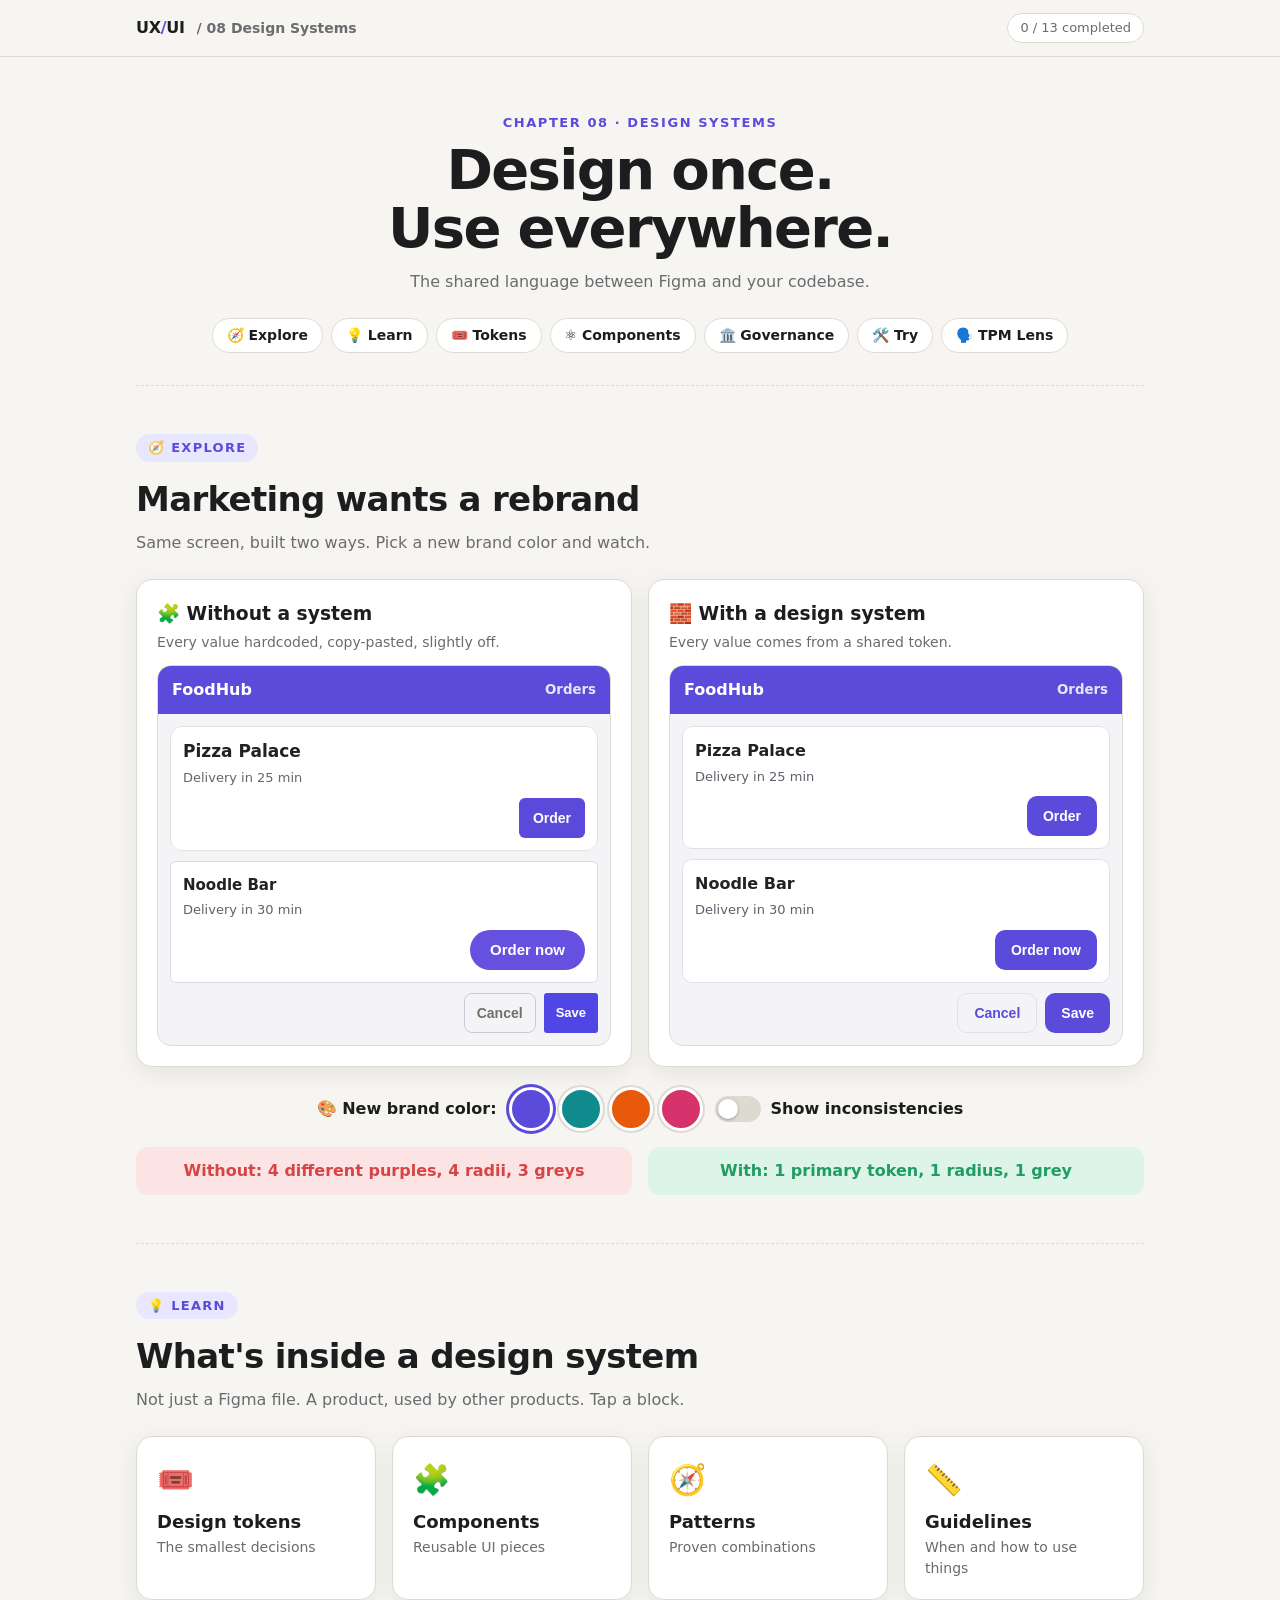
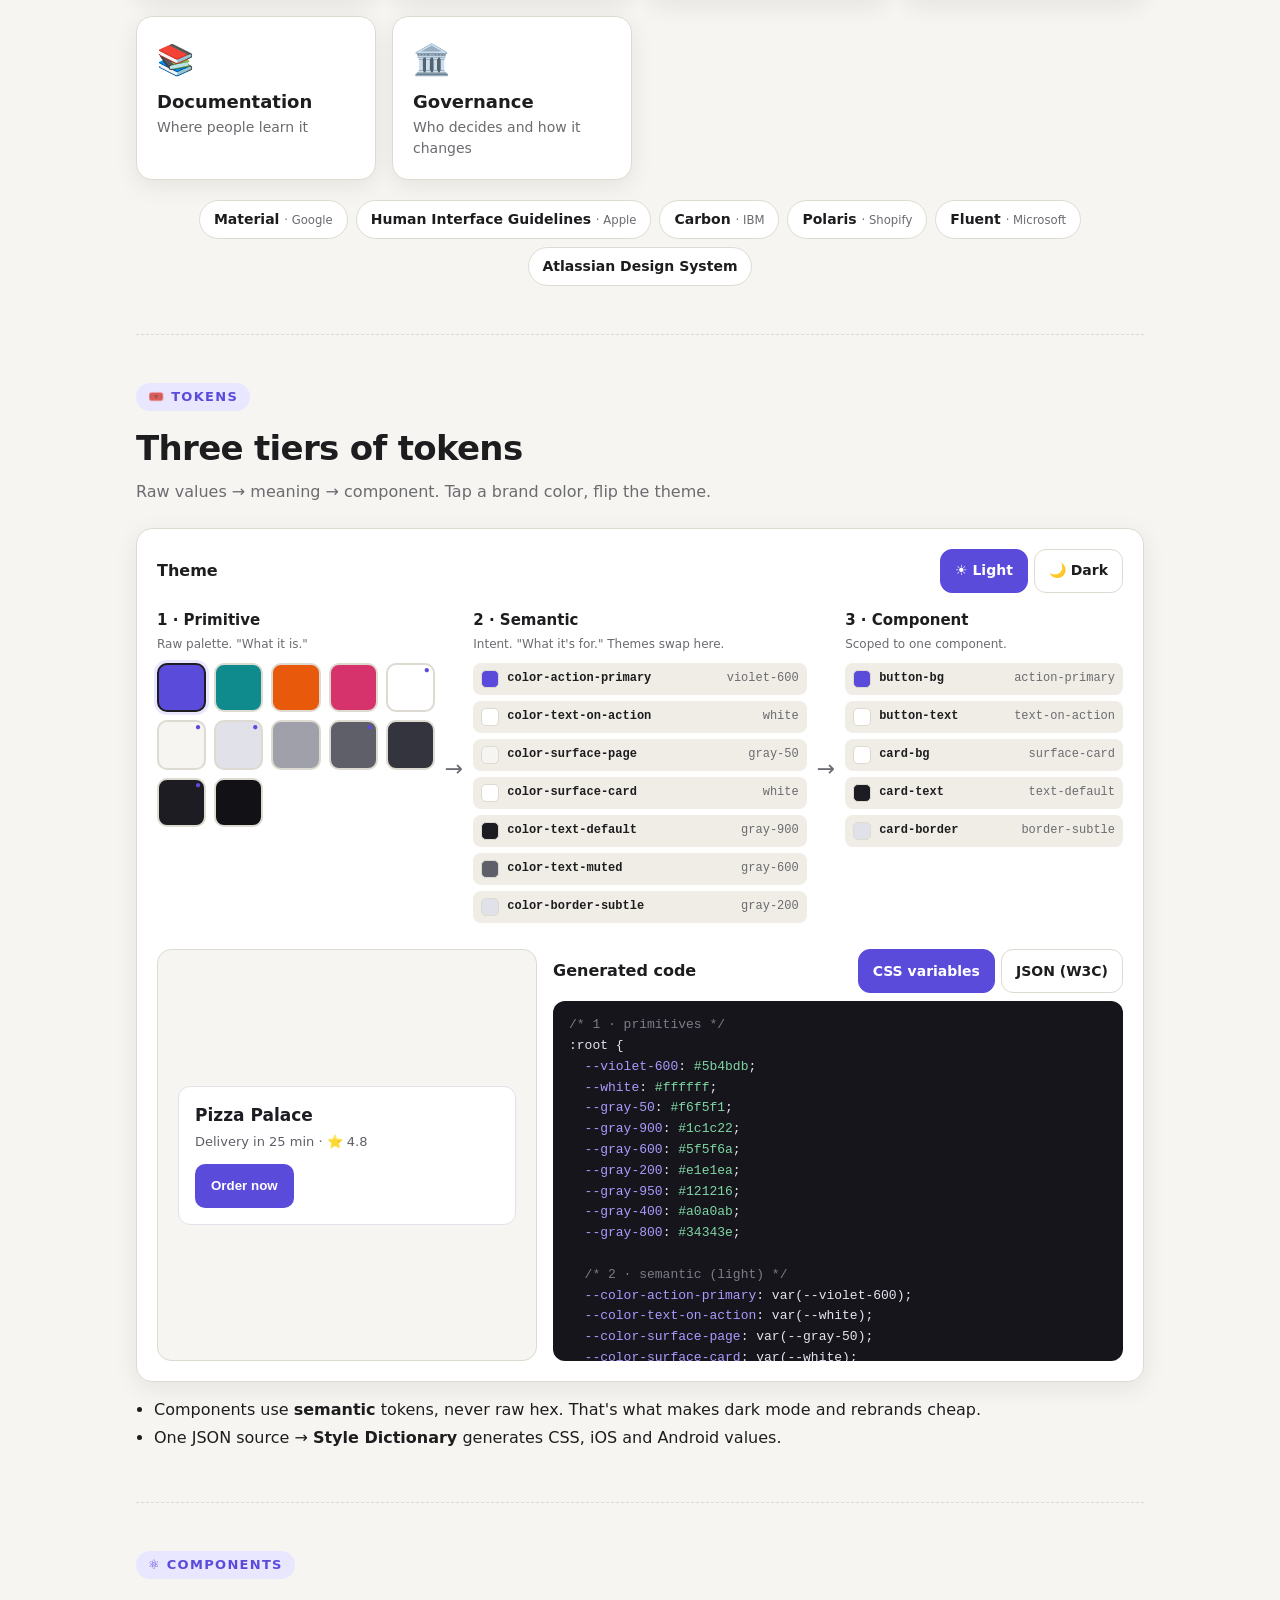
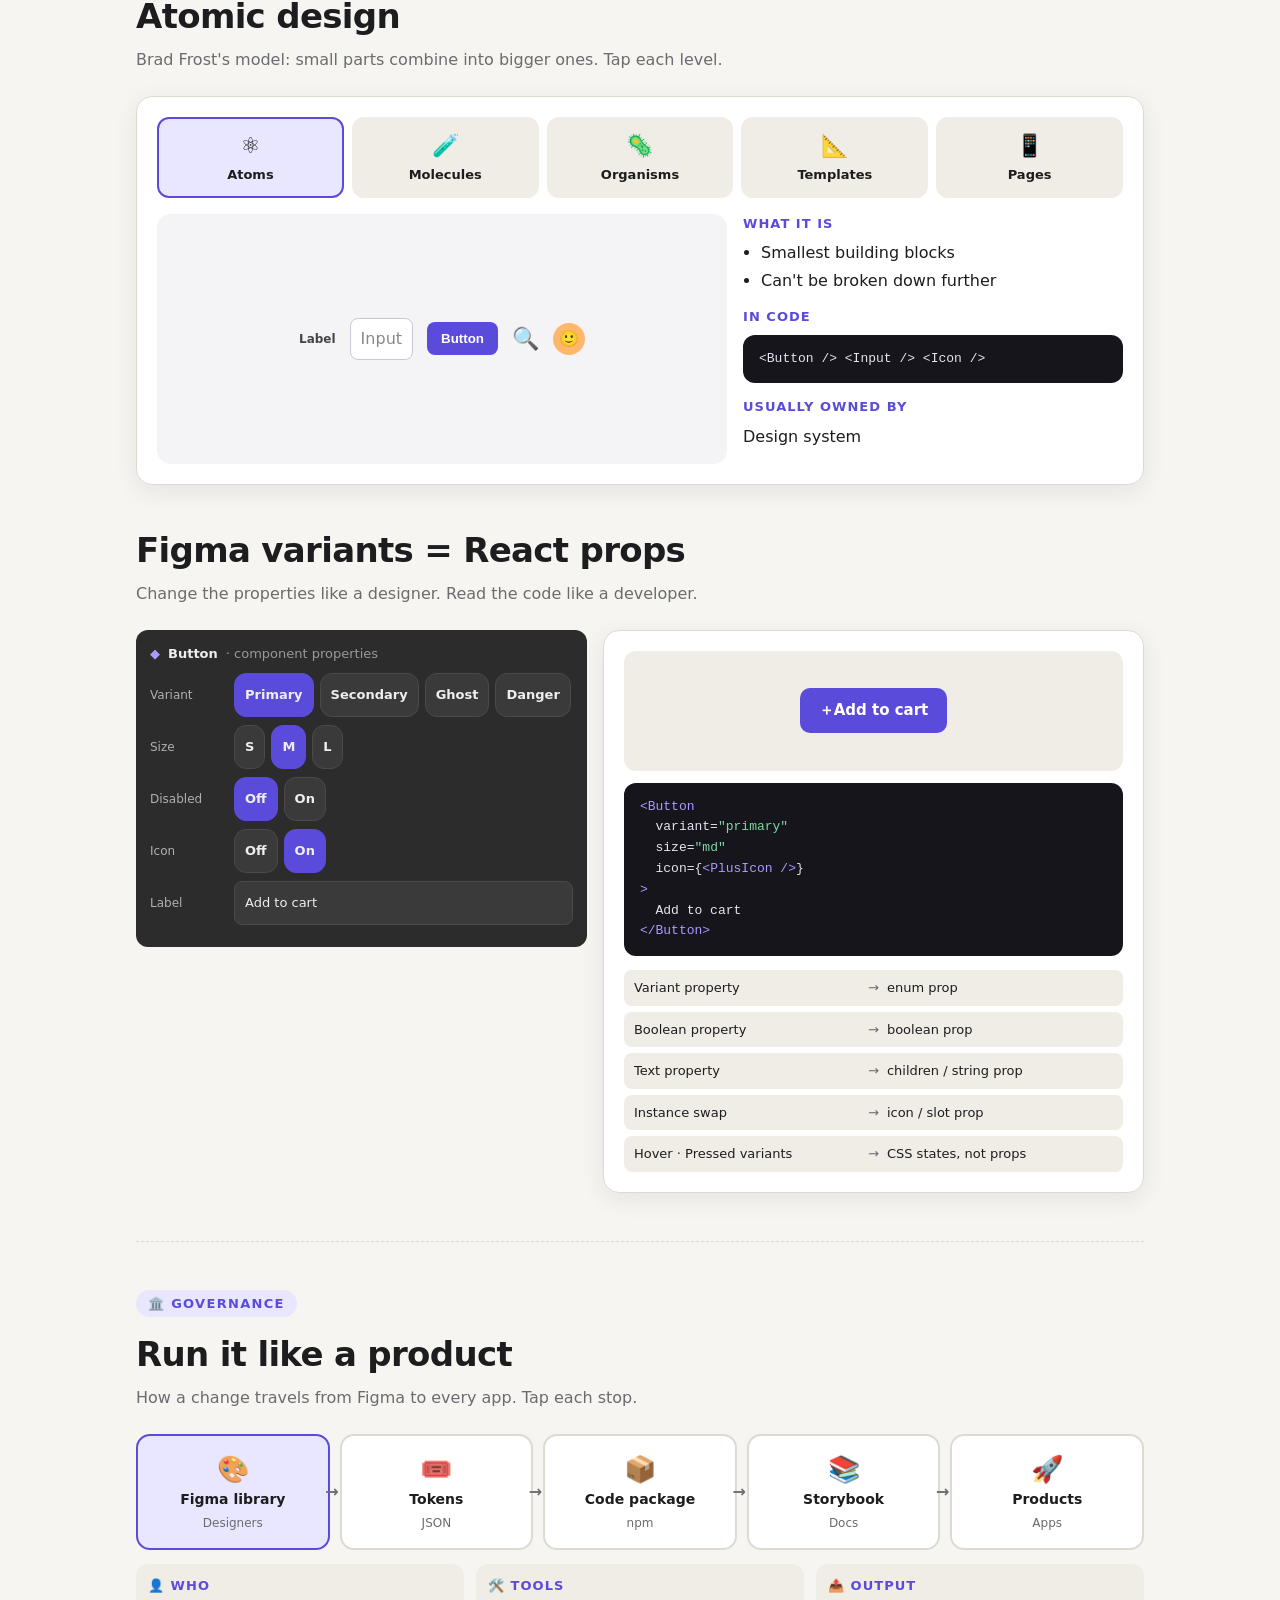
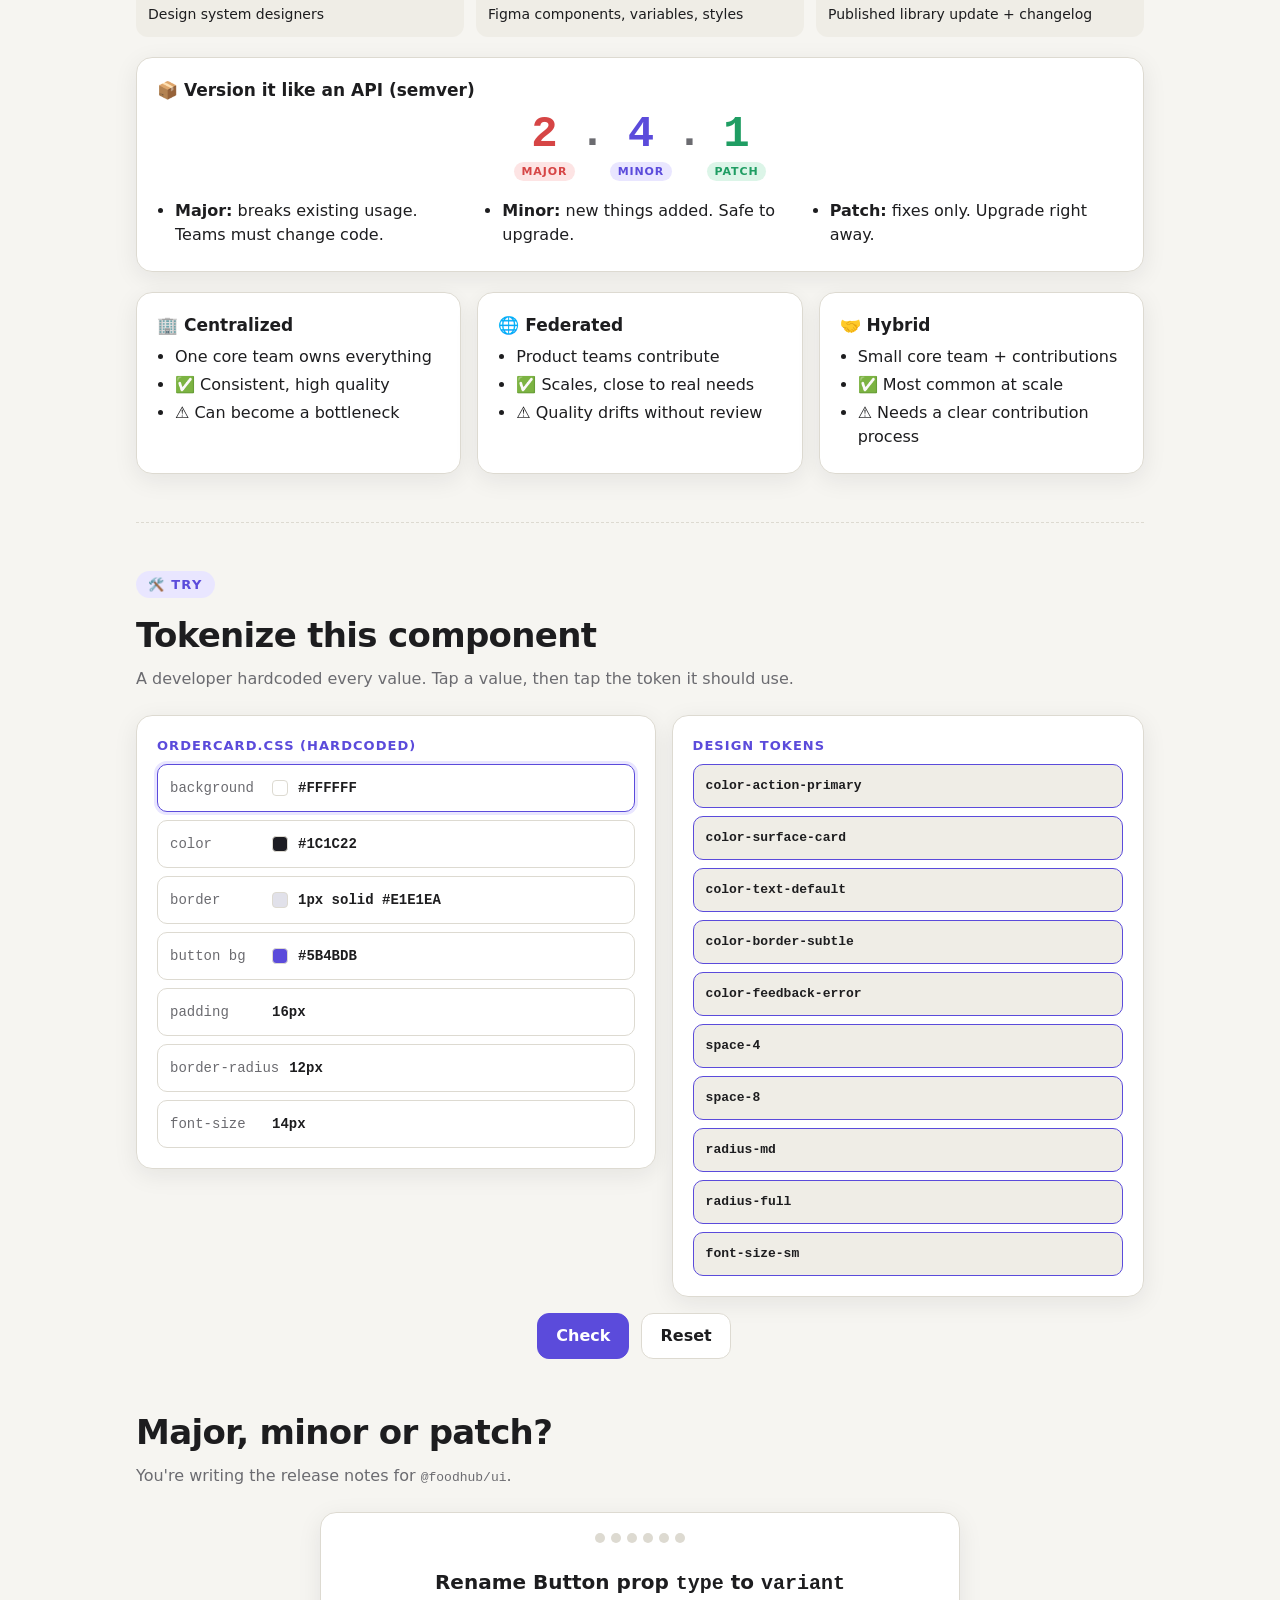
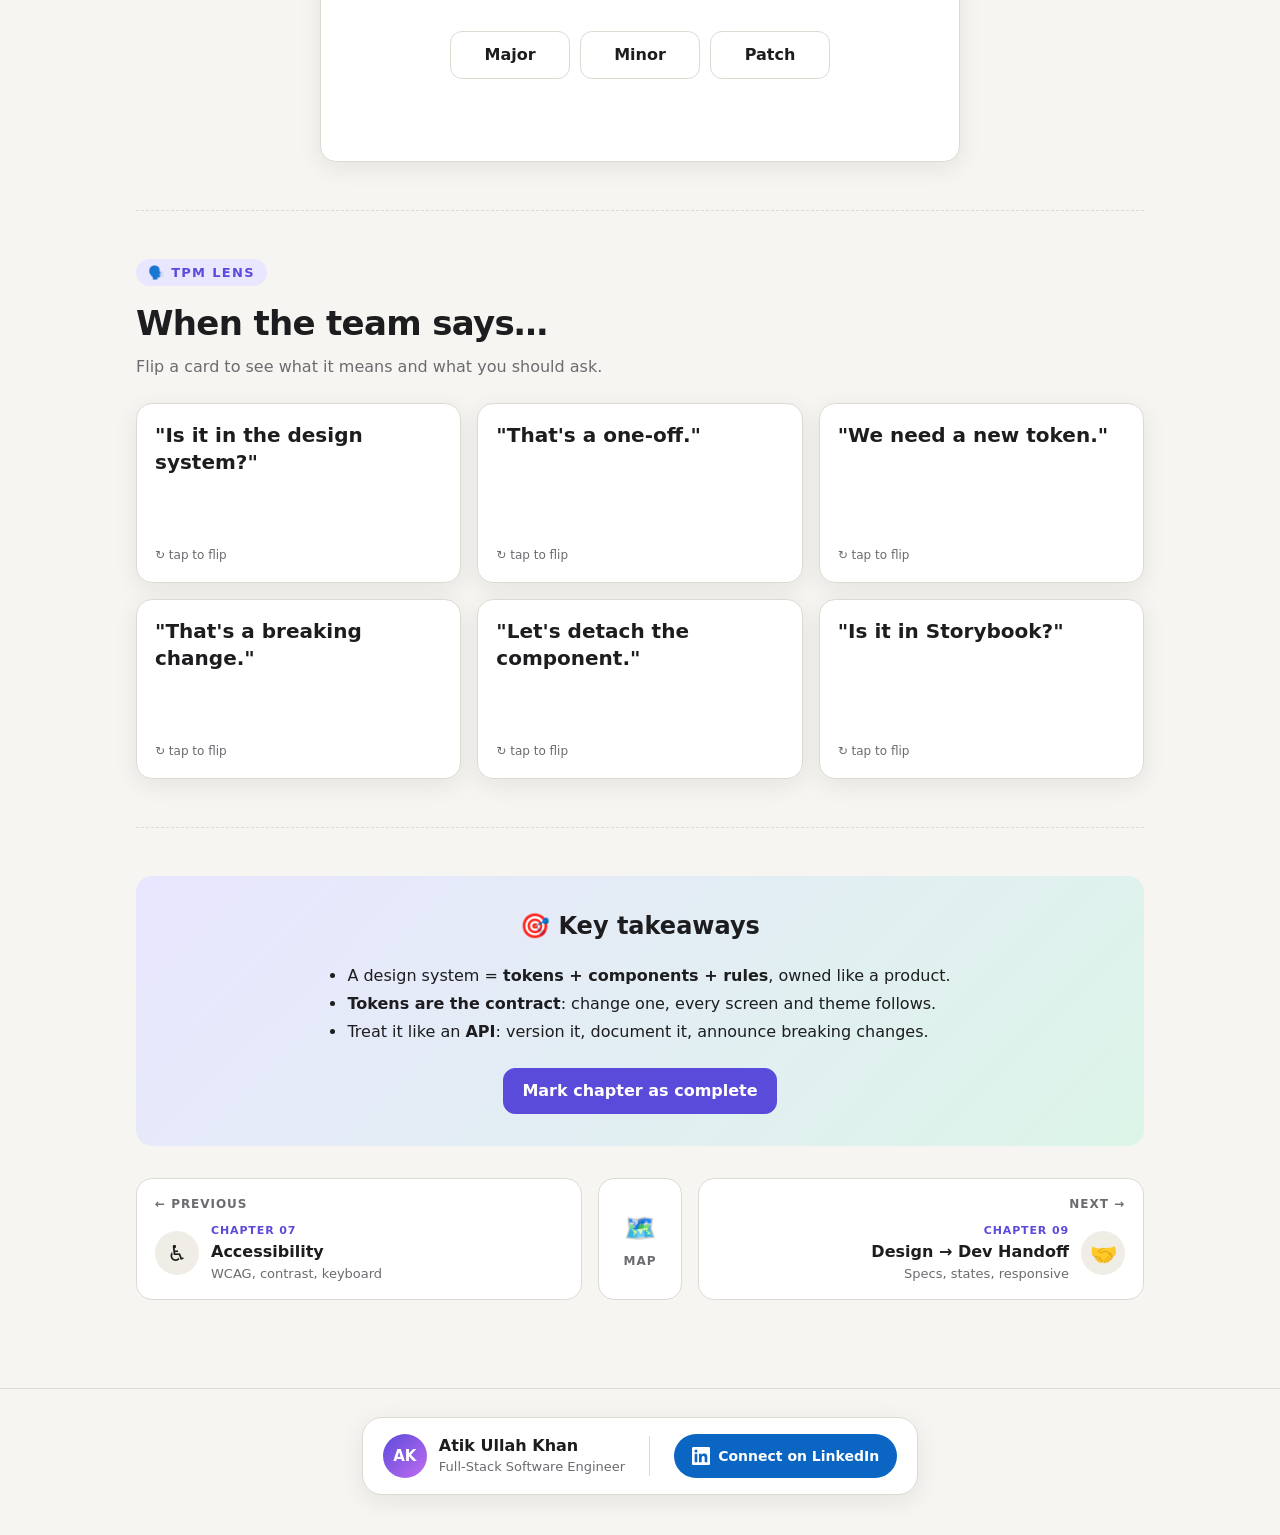
<file: chapters/08-design-systems.html>
<!doctype html>
<html lang="en">
<head>
  <meta charset="utf-8">
  <meta name="viewport" content="width=device-width, initial-scale=1">
  <link rel="icon" href="../assets/favicon.svg" type="image/svg+xml">
  <title>Design Systems · UX/UI</title>
  <link rel="stylesheet" href="../assets/style.css?v=4">
  <style data-page>
    /* ---------- Shared bits ---------- */
    .seg { display: inline-flex; flex-wrap: wrap; gap: 6px; }
    .seg .btn { min-height: 44px; padding: 8px 14px; font-size: 14px; }
    .seg .btn.active { background: var(--accent); border-color: var(--accent); color: #fff; }
    .code {
      margin: 0; padding: 14px 16px; border-radius: 12px; background: #15151b; color: #e6e4f0;
      font: 13px/1.6 ui-monospace, "Cascadia Code", Consolas, monospace;
      white-space: pre-wrap; word-break: break-word; max-height: 360px; overflow: auto;
    }
    .code .k { color: #a99bff; } .code .s { color: #7fd6a4; } .code .c { color: #7c7c8a; }
    h4.mini-h { margin: 0 0 8px; font-size: 13px; text-transform: uppercase; letter-spacing: .08em; color: var(--accent); }
    .say { font-size: 20px; font-weight: 700; }
    .flip-back .lbl { font-size: 11px; font-weight: 800; letter-spacing: .1em; text-transform: uppercase; color: var(--accent); margin-top: 8px; }
    .flip-back .lbl:first-child { margin-top: 0; }
    .flip-back p { margin: 2px 0; font-size: 14px; }

    /* ---------- Explore: drift vs system ---------- */
    .worlds { display: grid; grid-template-columns: repeat(2, minmax(0, 1fr)); gap: 16px; }
    @media (max-width: 700px) { .worlds { grid-template-columns: 1fr; } }
    .world h3 { margin: 0 0 4px; }
    .world .motto { color: var(--muted); font-size: 14px; margin-bottom: 12px; }
    /* The two mini product screens are always "light" like a real app screenshot */
    .screen { background: #f4f4f7; border-radius: 14px; overflow: hidden; color: #222; font-family: system-ui, sans-serif; border: 1px solid var(--line); }
    .screen .bar { color: #fff; padding: 12px 14px; font-weight: 800; display: flex; justify-content: space-between; align-items: center; transition: background .4s; }
    .screen .bar small { font-weight: 600; opacity: .85; }
    .screen .body { padding: 12px; display: grid; gap: 10px; }
    .screen .card { box-shadow: none; padding: 12px; }
    .screen .card h5 { margin: 0 0 4px; }
    .screen .card p { margin: 0 0 10px; font-size: 13px; }
    .screen button { border: 0; color: #fff; font-weight: 700; cursor: pointer; transition: background .4s; min-height: 40px; }
    .screen .actions { display: flex; gap: 8px; justify-content: flex-end; }
    /* drift world: every value hardcoded and slightly different */
    .drift .card.c1 { background: #fff; border: 1px solid #e2e2e2; border-radius: 12px; }
    .drift .card.c2 { background: #fff; border: 1px solid #d9d9e3; border-radius: 6px; }
    .drift .c1 h5 { font-size: 17px; } .drift .c2 h5 { font-size: 15px; font-weight: 600; }
    .drift .c1 p { color: #666; } .drift .c2 p { color: #5f6368; }
    .drift .b1 { background: #5a4ad9; border-radius: 6px; padding: 8px 14px; font-size: 14px; }
    .drift .b2 { background: #6650e0; border-radius: 999px; padding: 10px 20px; font-size: 15px; }
    .drift .b3 { background: #4f46e5; border-radius: 3px; padding: 8px 12px; font-size: 13px; }
    .drift .b4 { background: transparent; color: #707070; border: 1px solid #c9c9d6; border-radius: 8px; padding: 8px 12px; font-size: 14px; }
    .drift.flag .dv { outline: 2px dashed #d64545; outline-offset: 2px; }
    /* system world: everything reads from a handful of tokens */
    .sys { --ds-primary: #5b4bdb; --ds-radius: 10px; --ds-text-muted: #5f5f6a; --ds-border: #e1e1ea; }
    .sys .bar { background: var(--ds-primary); }
    .sys .card { background: #fff; border: 1px solid var(--ds-border); border-radius: var(--ds-radius); }
    .sys .card h5 { font-size: 16px; }
    .sys .card p { color: var(--ds-text-muted); }
    .sys button { background: var(--ds-primary); border-radius: var(--ds-radius); padding: 9px 16px; font-size: 14px; }
    .sys button.ghost { background: transparent; color: var(--ds-primary); border: 1px solid var(--ds-border); }
    .rebrand { display: flex; gap: 12px; align-items: center; justify-content: center; flex-wrap: wrap; margin-top: 20px; }
    .swatch-btn { width: 44px; height: 44px; border-radius: 50%; border: 3px solid var(--surface); box-shadow: 0 0 0 2px var(--line); cursor: pointer; }
    .swatch-btn.active { box-shadow: 0 0 0 3px var(--accent); }
    .scoreboard { display: grid; grid-template-columns: repeat(2, minmax(0, 1fr)); gap: 16px; margin-top: 16px; }
    @media (max-width: 700px) { .scoreboard { grid-template-columns: 1fr; } }
    .scoreboard div { text-align: center; padding: 12px; border-radius: 12px; font-weight: 700; }
    .scoreboard .bad { background: var(--bad-soft); color: var(--bad); }
    .scoreboard .good { background: var(--good-soft); color: var(--good); }

    /* ---------- Learn: building blocks ---------- */
    .block { cursor: pointer; transition: border-color .2s; }
    .block .icon { font-size: 30px; }
    .block h3 { margin: 6px 0 2px; font-size: 18px; }
    .block .q { color: var(--muted); font-size: 14px; margin: 0; }
    .block .more { display: none; margin-top: 10px; }
    .block.open .more { display: block; }
    .block.open { border-color: var(--accent); }
    .examples { display: flex; flex-wrap: wrap; gap: 8px; margin-top: 20px; justify-content: center; }
    .examples span { background: var(--surface); border: 1px solid var(--line); border-radius: 999px; padding: 8px 14px; font-size: 14px; font-weight: 600; }
    .examples small { color: var(--muted); font-weight: 500; }

    /* ---------- Learn: token tiers ---------- */
    .tiers { display: grid; grid-template-columns: minmax(0, 1fr) auto minmax(0, 1.2fr) auto minmax(0, 1fr); gap: 10px; align-items: start; }
    .tiers .arrow { align-self: center; color: var(--muted); font-size: 22px; }
    @media (max-width: 700px) { .tiers { grid-template-columns: 1fr; } .tiers .arrow { transform: rotate(90deg); justify-self: center; } }
    .tier h4 { margin: 0 0 4px; font-size: 15px; }
    .tier .hint { font-size: 12px; color: var(--muted); margin-bottom: 10px; }
    .prims { display: grid; grid-template-columns: repeat(auto-fill, minmax(44px, 1fr)); gap: 8px; }
    .prim { aspect-ratio: 1; min-height: 44px; border-radius: 10px; border: 2px solid var(--line); cursor: pointer; position: relative; }
    .prim.brand.active { border-color: var(--text); box-shadow: 0 0 0 3px var(--accent-soft); }
    .prim.used::after { content: "●"; position: absolute; right: 3px; top: -1px; font-size: 10px; color: var(--accent); }
    .prim:not(.brand) { cursor: default; }
    .trow { display: flex; align-items: center; gap: 8px; padding: 7px 8px; border-radius: 8px; font: 12px/1.3 ui-monospace, Consolas, monospace; background: var(--surface-2); margin-bottom: 6px; }
    .trow i { flex: none; width: 18px; height: 18px; border-radius: 5px; border: 1px solid var(--line); }
    .trow b { font-weight: 700; word-break: break-word; }
    .trow span { color: var(--muted); margin-left: auto; text-align: right; word-break: break-word; }
    .tok-out { display: grid; grid-template-columns: minmax(0, 0.8fr) minmax(0, 1.2fr); gap: 16px; margin-top: 20px; align-items: stretch; }
    @media (max-width: 700px) { .tok-out { grid-template-columns: 1fr; } }
    .tok-preview { border-radius: 14px; padding: 20px; border: 1px solid var(--line); transition: background .3s; display: grid; align-content: center; }
    .tok-card { padding: 16px; border-radius: 12px; border: 1px solid; transition: all .3s; }
    .tok-card h5 { margin: 0 0 4px; font-size: 17px; }
    .tok-card p { margin: 0 0 12px; font-size: 13px; }
    .tok-card button { border: 0; border-radius: 10px; padding: 10px 16px; font-weight: 700; min-height: 44px; transition: background .3s; }
    .bar-row { display: flex; justify-content: space-between; align-items: center; gap: 12px; flex-wrap: wrap; margin-bottom: 16px; }

    /* ---------- Learn: atomic design ---------- */
    .levels { display: grid; grid-template-columns: repeat(5, minmax(0, 1fr)); gap: 8px; margin-bottom: 16px; }
    @media (max-width: 700px) { .levels { grid-template-columns: repeat(3, minmax(0, 1fr)); } }
    .level { text-align: center; padding: 10px 6px; border-radius: 12px; background: var(--surface-2); border: 2px solid transparent; cursor: pointer; min-height: 64px; font: inherit; color: var(--text); }
    .level .e { font-size: 22px; display: block; }
    .level b { font-size: 13px; }
    .level.active { border-color: var(--accent); background: var(--accent-soft); }
    .atomic-body { display: grid; grid-template-columns: minmax(0, 1.5fr) minmax(0, 1fr); gap: 16px; align-items: start; }
    @media (max-width: 700px) { .atomic-body { grid-template-columns: 1fr; } }
    .stage { background: #f4f4f7; color: #222; border-radius: 14px; padding: 16px; min-height: 250px; display: grid; place-items: center; font-family: system-ui, sans-serif; }
    .stage .a-btn { background: #5b4bdb; color: #fff; border: 0; border-radius: 8px; padding: 9px 14px; font-weight: 700; }
    .stage .a-in { border: 1.5px solid #c9c9d6; border-radius: 8px; padding: 8px 10px; background: #fff; color: #888; min-width: 0; }
    .stage .a-lbl { font-size: 12px; font-weight: 700; color: #444; }
    .stage .a-av { width: 32px; height: 32px; border-radius: 50%; background: #ffb86b; display: grid; place-items: center; }
    .stage .row { display: flex; gap: 8px; align-items: center; }
    .stage .tagged { position: relative; padding: 6px; border-radius: 10px; }
    .stage .tagged::before { content: attr(data-tag); position: absolute; top: -9px; left: 8px; font-size: 10px; font-weight: 800; background: #5b4bdb; color: #fff; padding: 0 6px; border-radius: 6px; }
    .stage .hdr { display: flex; align-items: center; gap: 10px; background: #fff; border-radius: 10px; padding: 8px 10px; width: 100%; flex-wrap: wrap; }
    .stage .logo { font-weight: 900; color: #5b4bdb; }
    .stage .nav { display: flex; gap: 10px; font-size: 13px; color: #555; }
    .stage .grow { flex: 1; }
    .stage .tpl { width: 100%; display: grid; gap: 8px; }
    .stage .ph { background: repeating-linear-gradient(45deg, #e4e4ec 0 8px, #ececf2 8px 16px); border-radius: 8px; }
    .stage .cards3 { display: grid; grid-template-columns: repeat(3, minmax(0, 1fr)); gap: 8px; }
    .stage .food { background: #fff; border-radius: 8px; padding: 8px; font-size: 12px; }
    .stage .food .em { font-size: 26px; }
    .stage .hero { background: linear-gradient(135deg, #5b4bdb, #8f6bff); color: #fff; border-radius: 8px; padding: 14px; font-weight: 800; }
    .stage .hero small { display: block; font-weight: 500; opacity: .9; }

    /* ---------- Learn: props playground ---------- */
    .props { display: grid; grid-template-columns: minmax(0, 1fr) minmax(0, 1.2fr); gap: 16px; align-items: start; }
    @media (max-width: 700px) { .props { grid-template-columns: 1fr; } }
    .figma-panel { background: #2c2c2c; color: #eee; border-radius: 12px; padding: 14px; font-size: 13px; }
    .figma-panel .ttl { font-weight: 700; margin-bottom: 10px; display: flex; gap: 8px; align-items: center; }
    .figma-panel .ttl i { color: #a99bff; font-style: normal; }
    .fp-row { display: grid; grid-template-columns: 76px minmax(0, 1fr); gap: 8px; align-items: center; margin-bottom: 8px; }
    .fp-row label { color: #b0b0b0; font-size: 12px; }
    .fp-row .seg .btn { background: #3a3a3a; border-color: #4a4a4a; color: #eee; padding: 6px 10px; font-size: 13px; }
    .fp-row .seg .btn.active { background: #5b4bdb; border-color: #5b4bdb; }
    .fp-row input[type=text] { width: 100%; font: inherit; padding: 10px; min-height: 44px; border-radius: 8px; border: 1px solid #4a4a4a; background: #3a3a3a; color: #eee; }
    .props-stage { display: grid; place-items: center; min-height: 120px; background: var(--surface-2); border-radius: 12px; margin-bottom: 12px; }
    .pbtn { font: inherit; font-weight: 700; border-radius: 10px; border: 1.5px solid transparent; display: inline-flex; align-items: center; gap: 8px; cursor: pointer; }
    .pbtn.sm { padding: 6px 12px; font-size: 13px; } .pbtn.md { padding: 10px 18px; font-size: 15px; } .pbtn.lg { padding: 14px 24px; font-size: 17px; }
    .pbtn.primary { background: var(--accent); color: #fff; }
    .pbtn.secondary { background: var(--accent-soft); color: var(--accent); }
    .pbtn.ghost { background: transparent; color: var(--accent); border-color: var(--line); }
    .pbtn.danger { background: var(--bad); color: #fff; }
    .pbtn[disabled] { opacity: .4; cursor: not-allowed; }
    .map-rows { display: grid; gap: 6px; margin-top: 14px; }
    .map-rows div { display: grid; grid-template-columns: minmax(0, 1fr) auto minmax(0, 1fr); gap: 8px; align-items: center; font-size: 13px; background: var(--surface-2); border-radius: 8px; padding: 8px 10px; }
    .map-rows div span:nth-child(2) { color: var(--muted); }

    /* ---------- Learn: governance ---------- */
    .pipe { display: grid; grid-template-columns: repeat(5, minmax(0, 1fr)); gap: 10px; position: relative; }
    @media (max-width: 700px) { .pipe { grid-template-columns: 1fr 1fr; } }
    .pnode { font: inherit; color: var(--text); text-align: center; padding: 14px 8px; border-radius: 14px; background: var(--surface); border: 2px solid var(--line); cursor: pointer; position: relative; min-height: 96px; }
    .pnode .e { font-size: 26px; display: block; }
    .pnode b { font-size: 14px; display: block; }
    .pnode small { color: var(--muted); font-size: 12px; }
    .pnode.active { border-color: var(--accent); background: var(--accent-soft); }
    @media (min-width: 701px) { .pnode:not(:last-child)::after { content: "→"; position: absolute; right: -11px; top: 50%; transform: translateY(-50%); color: var(--muted); font-weight: 800; z-index: 1; } }
    .pipe-detail { margin-top: 14px; display: grid; grid-template-columns: repeat(3, minmax(0, 1fr)); gap: 12px; }
    @media (max-width: 700px) { .pipe-detail { grid-template-columns: 1fr; } }
    .pipe-detail > div { background: var(--surface-2); border-radius: 12px; padding: 12px; font-size: 14px; }
    .semver { display: flex; justify-content: center; align-items: flex-end; gap: 4px; font: 800 44px/1 ui-monospace, Consolas, monospace; margin: 8px 0 14px; }
    .semver span { display: flex; flex-direction: column; align-items: center; gap: 6px; }
    .semver small { font: 700 11px var(--font); letter-spacing: .08em; padding: 3px 8px; border-radius: 999px; }
    .semver .ma { color: var(--bad); } .semver .ma small { background: var(--bad-soft); }
    .semver .mi { color: var(--accent); } .semver .mi small { background: var(--accent-soft); }
    .semver .pa { color: var(--good); } .semver .pa small { background: var(--good-soft); }
    .semver .dot { color: var(--muted); padding-bottom: 26px; }
    .models { margin-top: 20px; }
    .models h3 { margin: 0 0 6px; font-size: 17px; }

    /* ---------- Try ---------- */
    .tok-try { display: grid; grid-template-columns: minmax(0, 1.1fr) minmax(0, 1fr); gap: 16px; align-items: start; }
    @media (max-width: 700px) { .tok-try { grid-template-columns: 1fr; } }
    .hc-list, .tok-list { display: grid; gap: 8px; }
    .hc { font: 14px ui-monospace, Consolas, monospace; display: flex; align-items: center; gap: 10px; min-height: 48px; padding: 8px 12px; border-radius: 10px; border: 1.5px solid var(--line); background: var(--surface); color: var(--text); cursor: pointer; text-align: left; }
    .hc .prop { color: var(--muted); min-width: 92px; }
    .hc .val { font-weight: 700; }
    .hc .sw { width: 16px; height: 16px; border-radius: 4px; border: 1px solid var(--line); flex: none; }
    .hc .to { margin-left: auto; color: var(--accent); font-weight: 700; font-size: 13px; text-align: right; }
    .hc.sel { border-color: var(--accent); box-shadow: 0 0 0 3px var(--accent-soft); }
    .hc.ok { border-color: var(--good); background: var(--good-soft); }
    .hc.no { border-color: var(--bad); background: var(--bad-soft); }
    .tchip { font: 600 13px ui-monospace, Consolas, monospace; min-height: 44px; padding: 8px 12px; border-radius: 10px; border: 1.5px dashed var(--line); background: var(--surface-2); color: var(--text); cursor: pointer; text-align: left; }
    .tok-list.ready .tchip { border-color: var(--accent); border-style: solid; }
    .tok-list .tchip.taken { opacity: .45; }
    .try-bar { display: flex; gap: 12px; align-items: center; justify-content: center; margin-top: 16px; flex-wrap: wrap; }
    .try-msg { font-weight: 700; }
    .sv-card { max-width: 640px; margin: 0 auto; text-align: center; }
    .sv-q { font-size: 20px; font-weight: 700; min-height: 64px; display: grid; place-items: center; margin: 8px 0 16px; }
    .sv-btns { display: flex; gap: 10px; justify-content: center; flex-wrap: wrap; }
    .sv-btns .btn { min-width: 120px; min-height: 48px; }
    .sv-fb { min-height: 48px; margin-top: 14px; font-weight: 600; }
    .sv-fb.good { color: var(--good); } .sv-fb.bad { color: var(--bad); }
    .dots { display: flex; gap: 6px; justify-content: center; }
    .dots i { width: 10px; height: 10px; border-radius: 50%; background: var(--line); }
    .dots i.good { background: var(--good); } .dots i.bad { background: var(--bad); }
  </style>
</head>
<body>
  <header class="topbar">
    <div class="wrap">
      <a class="brand" href="../index.html">UX<span>/</span>UI</a>
      <span class="crumb">/ 08 Design Systems</span>
      <div class="spacer"></div>
      <div class="progress-pill"></div>
    </div>
  </header>

  <main class="wrap view" id="app">
    <section class="hero">
      <div class="kicker">Chapter 08 · Design Systems</div>
      <h1>Design once.<br>Use everywhere.</h1>
      <p>The shared language between Figma and your codebase.</p>
      <nav class="stepper">
        <a href="#explore">🧭 Explore</a>
        <a href="#inside">💡 Learn</a>
        <a href="#tokens">🎟️ Tokens</a>
        <a href="#atomic">⚛️ Components</a>
        <a href="#governance">🏛️ Governance</a>
        <a href="#try">🛠️ Try</a>
        <a href="#lens">🗣️ TPM Lens</a>
      </nav>
    </section>

    <!-- ================= EXPLORE ================= -->
    <section class="section" id="explore">
      <span class="step-label">🧭 Explore</span>
      <h2>Marketing wants a rebrand</h2>
      <p class="sub">Same screen, built two ways. Pick a new brand color and watch.</p>

      <div class="worlds">
        <div class="card world">
          <h3>🧩 Without a system</h3>
          <div class="motto">Every value hardcoded, copy-pasted, slightly off.</div>
          <div class="screen drift" id="drift">
            <div class="bar dv" id="drift-bar" style="background:#5b4bdb">FoodHub <small>Orders</small></div>
            <div class="body">
              <div class="card c1 dv"><h5 class="dv">Pizza Palace</h5><p class="dv">Delivery in 25 min</p><div class="actions"><button class="b1 dv">Order</button></div></div>
              <div class="card c2 dv"><h5 class="dv">Noodle Bar</h5><p class="dv">Delivery in 30 min</p><div class="actions"><button class="b2 dv">Order now</button></div></div>
              <div class="actions"><button class="b4 dv">Cancel</button><button class="b3 dv">Save</button></div>
            </div>
          </div>
        </div>
        <div class="card world">
          <h3>🧱 With a design system</h3>
          <div class="motto">Every value comes from a shared token.</div>
          <div class="screen sys" id="sys">
            <div class="bar">FoodHub <small>Orders</small></div>
            <div class="body">
              <div class="card"><h5>Pizza Palace</h5><p>Delivery in 25 min</p><div class="actions"><button>Order</button></div></div>
              <div class="card"><h5>Noodle Bar</h5><p>Delivery in 30 min</p><div class="actions"><button>Order now</button></div></div>
              <div class="actions"><button class="ghost">Cancel</button><button>Save</button></div>
            </div>
          </div>
        </div>
      </div>

      <div class="rebrand">
        <b>🎨 New brand color:</b>
        <div class="seg" id="brand-swatches"></div>
        <label class="toggle"><input type="checkbox" id="flag-drift"><span class="track"></span>Show inconsistencies</label>
      </div>
      <div class="scoreboard">
        <div class="bad" id="drift-score">Without: 1 of 4 purples found by search-and-replace</div>
        <div class="good" id="sys-score">With: 1 token changed → whole screen updated</div>
      </div>
    </section>

    <!-- ================= LEARN: WHAT'S INSIDE ================= -->
    <section class="section" id="inside">
      <span class="step-label">💡 Learn</span>
      <h2>What's inside a design system</h2>
      <p class="sub">Not just a Figma file. A product, used by other products. Tap a block.</p>
      <div class="grid grid-3" id="blocks"></div>
      <div class="examples">
        <span>Material <small>· Google</small></span>
        <span>Human Interface Guidelines <small>· Apple</small></span>
        <span>Carbon <small>· IBM</small></span>
        <span>Polaris <small>· Shopify</small></span>
        <span>Fluent <small>· Microsoft</small></span>
        <span>Atlassian Design System</span>
      </div>
    </section>

    <!-- ================= LEARN: TOKENS ================= -->
    <section class="section" id="tokens">
      <span class="step-label">🎟️ Tokens</span>
      <h2>Three tiers of tokens</h2>
      <p class="sub">Raw values → meaning → component. Tap a brand color, flip the theme.</p>

      <div class="card">
        <div class="bar-row">
          <b>Theme</b>
          <div class="seg" id="theme-seg"></div>
        </div>
        <div class="tiers">
          <div class="tier">
            <h4>1 · Primitive</h4>
            <div class="hint">Raw palette. "What it is."</div>
            <div class="prims" id="prims"></div>
          </div>
          <div class="arrow">→</div>
          <div class="tier">
            <h4>2 · Semantic</h4>
            <div class="hint">Intent. "What it's for." Themes swap here.</div>
            <div id="semantic"></div>
          </div>
          <div class="arrow">→</div>
          <div class="tier">
            <h4>3 · Component</h4>
            <div class="hint">Scoped to one component.</div>
            <div id="component"></div>
          </div>
        </div>

        <div class="tok-out">
          <div class="tok-preview" id="tok-preview"></div>
          <div>
            <div class="bar-row" style="margin-bottom:8px">
              <b>Generated code</b>
              <div class="seg" id="code-seg"></div>
            </div>
            <pre class="code" id="tok-code"></pre>
          </div>
        </div>
      </div>
      <ul class="bullets" style="margin-top:16px">
        <li>Components use <b>semantic</b> tokens, never raw hex. That's what makes dark mode and rebrands cheap.</li>
        <li>One JSON source → <b>Style Dictionary</b> generates CSS, iOS and Android values.</li>
      </ul>
    </section>

    <!-- ================= LEARN: ATOMIC + PROPS ================= -->
    <section class="section" id="atomic">
      <span class="step-label">⚛️ Components</span>
      <h2>Atomic design</h2>
      <p class="sub">Brad Frost's model: small parts combine into bigger ones. Tap each level.</p>
      <div class="card">
        <div class="levels" id="levels"></div>
        <div class="atomic-body">
          <div class="stage" id="atomic-stage"></div>
          <div id="atomic-info"></div>
        </div>
      </div>

      <h2 style="margin-top:40px">Figma variants = React props</h2>
      <p class="sub">Change the properties like a designer. Read the code like a developer.</p>
      <div class="props">
        <div class="figma-panel" id="figma-panel"></div>
        <div class="card">
          <div class="props-stage" id="props-stage"></div>
          <pre class="code" id="props-code"></pre>
          <div class="map-rows">
            <div><span>Variant property</span><span>→</span><span>enum prop</span></div>
            <div><span>Boolean property</span><span>→</span><span>boolean prop</span></div>
            <div><span>Text property</span><span>→</span><span>children / string prop</span></div>
            <div><span>Instance swap</span><span>→</span><span>icon / slot prop</span></div>
            <div><span>Hover · Pressed variants</span><span>→</span><span>CSS states, not props</span></div>
          </div>
        </div>
      </div>
    </section>

    <!-- ================= LEARN: GOVERNANCE ================= -->
    <section class="section" id="governance">
      <span class="step-label">🏛️ Governance</span>
      <h2>Run it like a product</h2>
      <p class="sub">How a change travels from Figma to every app. Tap each stop.</p>
      <div class="pipe" id="pipe"></div>
      <div class="pipe-detail" id="pipe-detail"></div>

      <div class="card models">
        <h3>📦 Version it like an API (semver)</h3>
        <div class="semver">
          <span class="ma">2<small>MAJOR</small></span><span class="dot">.</span>
          <span class="mi">4<small>MINOR</small></span><span class="dot">.</span>
          <span class="pa">1<small>PATCH</small></span>
        </div>
        <div class="grid grid-3">
          <ul class="bullets"><li><b>Major:</b> breaks existing usage. Teams must change code.</li></ul>
          <ul class="bullets"><li><b>Minor:</b> new things added. Safe to upgrade.</li></ul>
          <ul class="bullets"><li><b>Patch:</b> fixes only. Upgrade right away.</li></ul>
        </div>
      </div>

      <div class="grid grid-3 models">
        <div class="card">
          <h3>🏢 Centralized</h3>
          <ul class="bullets"><li>One core team owns everything</li><li>✅ Consistent, high quality</li><li>⚠️ Can become a bottleneck</li></ul>
        </div>
        <div class="card">
          <h3>🌐 Federated</h3>
          <ul class="bullets"><li>Product teams contribute</li><li>✅ Scales, close to real needs</li><li>⚠️ Quality drifts without review</li></ul>
        </div>
        <div class="card">
          <h3>🤝 Hybrid</h3>
          <ul class="bullets"><li>Small core team + contributions</li><li>✅ Most common at scale</li><li>⚠️ Needs a clear contribution process</li></ul>
        </div>
      </div>
    </section>

    <!-- ================= TRY ================= -->
    <section class="section" id="try">
      <span class="step-label">🛠️ Try</span>
      <h2>Tokenize this component</h2>
      <p class="sub">A developer hardcoded every value. Tap a value, then tap the token it should use.</p>
      <div class="tok-try">
        <div class="card">
          <h4 class="mini-h">OrderCard.css (hardcoded)</h4>
          <div class="hc-list" id="hc-list"></div>
        </div>
        <div class="card">
          <h4 class="mini-h">Design tokens</h4>
          <div class="tok-list" id="tok-list"></div>
        </div>
      </div>
      <div class="try-bar">
        <button class="btn primary" id="tok-check">Check</button>
        <button class="btn" id="tok-reset">Reset</button>
        <span class="try-msg" id="tok-msg"></span>
      </div>

      <h2 style="margin-top:48px">Major, minor or patch?</h2>
      <p class="sub">You're writing the release notes for <code>@foodhub/ui</code>.</p>
      <div class="card sv-card" id="semver-quiz"></div>
    </section>

    <!-- ================= TPM LENS ================= -->
    <section class="section" id="lens">
      <span class="step-label">🗣️ TPM Lens</span>
      <h2>When the team says…</h2>
      <p class="sub">Flip a card to see what it means and what you should ask.</p>
      <div class="grid grid-3" id="lens-cards"></div>
    </section>

    <!-- ================= WRAP ================= -->
    <section class="section">
      <div class="done-banner">
        <h3>🎯 Key takeaways</h3>
        <ul class="bullets" style="display:inline-block;text-align:left;margin:8px 0 20px">
          <li>A design system = <b>tokens + components + rules</b>, owned like a product.</li>
          <li><b>Tokens are the contract</b>: change one, every screen and theme follows.</li>
          <li>Treat it like an <b>API</b>: version it, document it, announce breaking changes.</li>
        </ul>
        <div><button class="btn primary" id="mark-done">Mark chapter as complete</button></div>
      </div>
      <nav class="chapter-nav"></nav>
    </section>
  </main>

  <footer class="footer">Built step by step · Progress is saved in your browser</footer>

  <script type="text/page-script">
    const esc = s => s.replace(/&/g, "&amp;").replace(/</g, "&lt;").replace(/>/g, "&gt;");

    /* ---------- Explore: rebrand ---------- */
    const BRANDS = [["Purple", "#5b4bdb"], ["Teal", "#0f8b8d"], ["Orange", "#e8590c"], ["Pink", "#d6336c"]];
    let brand = 0;
    const swEl = document.getElementById("brand-swatches");
    function renderBrand() {
      swEl.innerHTML = BRANDS.map(([n, c], i) =>
        `<button class="swatch-btn ${i === brand ? "active" : ""}" data-b="${i}" style="background:${c}" aria-label="${n}" title="${n}"></button>`).join("");
      const c = BRANDS[brand][1];
      document.getElementById("sys").style.setProperty("--ds-primary", c);
      // Search-and-replace only catches the one exact hex used in the header
      document.getElementById("drift-bar").style.background = c;
      const changed = brand !== 0;
      document.getElementById("drift-score").textContent = changed
        ? "😬 Without: header changed, 3 buttons still old purple. 14 hardcoded values to hunt."
        : "Without: 4 different purples, 4 radii, 3 greys";
      document.getElementById("sys-score").textContent = changed
        ? "✅ With: 1 token changed → every button, header and link updated"
        : "With: 1 primary token, 1 radius, 1 grey";
    }
    swEl.onclick = e => { const b = e.target.closest("[data-b]"); if (b) { brand = +b.dataset.b; renderBrand(); } };
    document.getElementById("flag-drift").onchange = e => document.getElementById("drift").classList.toggle("flag", e.target.checked);
    renderBrand();

    /* ---------- Learn: building blocks ---------- */
    const BLOCKS = [
      ["🎟️", "Design tokens", "The smallest decisions", ["Color, spacing, type, radius, shadow, motion", "Stored as JSON, shipped as CSS variables", "One change updates everything"]],
      ["🧩", "Components", "Reusable UI pieces", ["Button, Input, Modal, Table…", "Exists twice: Figma library + code package", "Has variants, states and props"]],
      ["🧭", "Patterns", "Proven combinations", ["Forms, empty states, onboarding, search", "Answers 'how do we usually do X?'", "Stops every team reinventing it"]],
      ["📏", "Guidelines", "When and how to use things", ["Do / Don't examples", "Voice and tone, accessibility rules", "Why primary buttons appear once per screen"]],
      ["📚", "Documentation", "Where people learn it", ["Storybook, zeroheight or a docs site", "Live examples + copy-paste code", "If it isn't documented, it isn't used"]],
      ["🏛️", "Governance", "Who decides and how it changes", ["Ownership, contribution, review", "Versioning and release notes", "Adoption tracking across products"]],
    ];
    document.getElementById("blocks").innerHTML = BLOCKS.map(([i, t, q, b]) => `
      <div class="card block"><div class="icon">${i}</div><h3>${t}</h3><p class="q">${q}</p>
      <ul class="bullets more">${b.map(x => `<li>${x}</li>`).join("")}</ul></div>`).join("");
    document.querySelectorAll(".block").forEach(el => el.onclick = () => el.classList.toggle("open"));

    /* ---------- Learn: token tiers ---------- */
    const PRIM = {
      "violet-600": "#5b4bdb", "teal-600": "#0f8b8d", "orange-600": "#e8590c", "pink-600": "#d6336c",
      "white": "#ffffff", "gray-50": "#f6f5f1", "gray-200": "#e1e1ea", "gray-400": "#a0a0ab",
      "gray-600": "#5f5f6a", "gray-800": "#34343e", "gray-900": "#1c1c22", "gray-950": "#121216",
    };
    const BRAND_PRIMS = ["violet-600", "teal-600", "orange-600", "pink-600"];
    const THEMES = {
      light: { "color-surface-page": "gray-50", "color-surface-card": "white", "color-text-default": "gray-900", "color-text-muted": "gray-600", "color-border-subtle": "gray-200" },
      dark:  { "color-surface-page": "gray-950", "color-surface-card": "gray-900", "color-text-default": "gray-50", "color-text-muted": "gray-400", "color-border-subtle": "gray-800" },
    };
    const COMP = [["button-bg", "color-action-primary"], ["button-text", "color-text-on-action"], ["card-bg", "color-surface-card"], ["card-text", "color-text-default"], ["card-border", "color-border-subtle"]];
    let tokBrand = "violet-600", theme = "light", codeTab = "css";

    function semanticMap() {
      return { "color-action-primary": tokBrand, "color-text-on-action": "white", ...THEMES[theme] };
    }
    function renderTokens() {
      const sem = semanticMap();
      const used = new Set(Object.values(sem));
      const hex = name => PRIM[sem[name]];
      document.getElementById("theme-seg").innerHTML = ["light", "dark"].map(t =>
        `<button class="btn ${t === theme ? "active" : ""}" data-theme-pick="${t}">${t === "light" ? "☀️ Light" : "🌙 Dark"}</button>`).join("");
      document.getElementById("code-seg").innerHTML = [["css", "CSS variables"], ["json", "JSON (W3C)"]].map(([k, l]) =>
        `<button class="btn ${k === codeTab ? "active" : ""}" data-code="${k}">${l}</button>`).join("");
      document.getElementById("prims").innerHTML = Object.entries(PRIM).map(([n, c]) => {
        const isBrand = BRAND_PRIMS.includes(n);
        return `<button class="prim ${isBrand ? "brand" : ""} ${n === tokBrand ? "active" : ""} ${used.has(n) ? "used" : ""}"
          ${isBrand ? `data-prim="${n}"` : "tabindex='-1'"} style="background:${c}" title="${n}" aria-label="${n}"></button>`;
      }).join("");
      document.getElementById("semantic").innerHTML = Object.entries(sem).map(([k, v]) =>
        `<div class="trow"><i style="background:${PRIM[v]}"></i><b>${k}</b><span>${v}</span></div>`).join("");
      document.getElementById("component").innerHTML = COMP.map(([k, v]) =>
        `<div class="trow"><i style="background:${hex(v)}"></i><b>${k}</b><span>${v.replace("color-", "")}</span></div>`).join("");

      document.getElementById("tok-preview").style.background = hex("color-surface-page");
      document.getElementById("tok-preview").innerHTML = `
        <div class="tok-card" style="background:${hex("color-surface-card")};color:${hex("color-text-default")};border-color:${hex("color-border-subtle")}">
          <h5>Pizza Palace</h5>
          <p style="color:${hex("color-text-muted")}">Delivery in 25 min · ⭐ 4.8</p>
          <button style="background:${hex("color-action-primary")};color:#fff">Order now</button>
        </div>`;

      const light = { "color-action-primary": tokBrand, "color-text-on-action": "white", ...THEMES.light };
      const usedPrims = [...new Set([tokBrand, "white", ...Object.values(THEMES.light), ...Object.values(THEMES.dark)])];
      let out;
      if (codeTab === "css") {
        out = `<span class="c">/* 1 · primitives */</span>\n:root {\n${usedPrims.map(p => `  <span class="k">--${p}</span>: <span class="s">${PRIM[p]}</span>;`).join("\n")}\n\n` +
          `  <span class="c">/* 2 · semantic (light) */</span>\n${Object.entries(light).map(([k, v]) => `  <span class="k">--${k}</span>: var(--${v});`).join("\n")}\n\n` +
          `  <span class="c">/* 3 · component */</span>\n${COMP.map(([k, v]) => `  <span class="k">--${k}</span>: var(--${v});`).join("\n")}\n}\n\n` +
          `<span class="c">/* dark theme swaps semantic tokens only */</span>\n[data-theme="dark"] {\n${Object.entries(THEMES.dark).map(([k, v]) => `  <span class="k">--${k}</span>: var(--${v});`).join("\n")}\n}`;
      } else {
        const ref = p => { const [fam, step] = p.split("-"); return step ? `{color.${fam}.${step}}` : `{color.${fam}}`; };
        out = `{\n  <span class="k">"color"</span>: {\n` +
          usedPrims.slice(0, 3).map(p => { const [fam, step] = p.split("-");
            return step ? `    <span class="k">"${fam}"</span>: { <span class="k">"${step}"</span>: { <span class="k">"$value"</span>: <span class="s">"${PRIM[p]}"</span>, <span class="k">"$type"</span>: <span class="s">"color"</span> } },`
                        : `    <span class="k">"${fam}"</span>: { <span class="k">"$value"</span>: <span class="s">"${PRIM[p]}"</span>, <span class="k">"$type"</span>: <span class="s">"color"</span> },`; }).join("\n") +
          `\n    <span class="c">…</span>\n  },\n  <span class="k">"action"</span>: {\n    <span class="k">"primary"</span>: { <span class="k">"$value"</span>: <span class="s">"${ref(tokBrand)}"</span>, <span class="k">"$type"</span>: <span class="s">"color"</span> }\n  },\n` +
          `  <span class="k">"button"</span>: {\n    <span class="k">"bg"</span>: { <span class="k">"$value"</span>: <span class="s">"{action.primary}"</span> }\n  }\n}`;
      }
      document.getElementById("tok-code").innerHTML = out;
    }
    document.getElementById("tokens").onclick = e => {
      const p = e.target.closest("[data-prim]"), t = e.target.closest("[data-theme-pick]"), c = e.target.closest("[data-code]");
      if (p) tokBrand = p.dataset.prim;
      if (t) theme = t.dataset.themePick;
      if (c) codeTab = c.dataset.code;
      if (p || t || c) renderTokens();
    };
    renderTokens();

    /* ---------- Learn: atomic design ---------- */
    const searchMol = `<div class="tagged" data-tag="molecule" style="border:1.5px dashed #5b4bdb"><div class="a-lbl">Search</div><div class="row"><span class="a-in">🔍 Pizza, sushi…</span><button class="a-btn">Go</button></div></div>`;
    const header = (tag) => `<div class="hdr ${tag ? "tagged" : ""}" data-tag="organism" style="${tag ? "border:1.5px dashed #5b4bdb" : ""}">
      <span class="logo">FoodHub</span><span class="nav"><span>Home</span><span>Orders</span></span><span class="grow"></span>
      <span class="row"><span class="a-in">🔍 Search</span></span><span class="a-av">🙂</span></div>`;
    const LEVELS = [
      { e: "⚛️", name: "Atoms", html: `<div class="row" style="flex-wrap:wrap;justify-content:center;gap:14px">
          <span class="a-lbl">Label</span><span class="a-in">Input</span><button class="a-btn">Button</button><span style="font-size:22px">🔍</span><span class="a-av">🙂</span></div>`,
        what: ["Smallest building blocks", "Can't be broken down further"], code: "<Button /> <Input /> <Icon />", owner: "Design system" },
      { e: "🧪", name: "Molecules", html: searchMol,
        what: ["Atoms working together as one unit", "Label + input + button = search field"], code: "<SearchField />", owner: "Design system" },
      { e: "🦠", name: "Organisms", html: header(true),
        what: ["Distinct sections of an interface", "Logo + nav + search + avatar = header"], code: "<SiteHeader />", owner: "Design system or product team" },
      { e: "📐", name: "Templates", html: `<div class="tpl">${header(false)}<div class="ph" style="height:56px"></div>
          <div class="cards3"><div class="ph" style="height:64px"></div><div class="ph" style="height:64px"></div><div class="ph" style="height:64px"></div></div></div>`,
        what: ["Page layout with placeholder content", "Shows structure, not real data"], code: "<HomeLayout />", owner: "Product team" },
      { e: "📱", name: "Pages", html: `<div class="tpl">${header(false)}<div class="hero">Hungry? Order in 20 min<small>Free delivery over $15</small></div>
          <div class="cards3"><div class="food"><div class="em">🍕</div>Pizza Palace</div><div class="food"><div class="em">🍜</div>Noodle Bar</div><div class="food"><div class="em">🥗</div>Green Bowl</div></div></div>`,
        what: ["Template + real content", "Where you test with real data and edge cases"], code: "<HomePage data={restaurants} />", owner: "Product team" },
    ];
    let lvl = 0;
    function renderAtomic() {
      document.getElementById("levels").innerHTML = LEVELS.map((l, i) =>
        `<button class="level ${i === lvl ? "active" : ""}" data-lvl="${i}"><span class="e">${l.e}</span><b>${l.name}</b></button>`).join("");
      const l = LEVELS[lvl];
      document.getElementById("atomic-stage").innerHTML = l.html;
      document.getElementById("atomic-info").innerHTML = `
        <h4 class="mini-h">What it is</h4><ul class="bullets">${l.what.map(x => `<li>${x}</li>`).join("")}</ul>
        <h4 class="mini-h" style="margin-top:14px">In code</h4><pre class="code">${esc(l.code)}</pre>
        <h4 class="mini-h" style="margin-top:14px">Usually owned by</h4><div>${l.owner}</div>`;
    }
    document.getElementById("levels").onclick = e => { const b = e.target.closest("[data-lvl]"); if (b) { lvl = +b.dataset.lvl; renderAtomic(); } };
    renderAtomic();

    /* ---------- Learn: props playground ---------- */
    const P = { variant: "primary", size: "md", disabled: false, icon: true, label: "Add to cart" };
    const OPTS = { variant: ["primary", "secondary", "ghost", "danger"], size: ["sm", "md", "lg"] };
    function renderProps() {
      const seg = (k, vals, labels) => `<div class="seg">${vals.map((v, i) =>
        `<button class="btn ${P[k] === v ? "active" : ""}" data-prop="${k}" data-val="${v}">${labels ? labels[i] : v}</button>`).join("")}</div>`;
      const cap = s => s[0].toUpperCase() + s.slice(1);
      document.getElementById("figma-panel").innerHTML = `
        <div class="ttl"><i>◆</i> Button <span style="color:#999;font-weight:500">· component properties</span></div>
        <div class="fp-row"><label>Variant</label>${seg("variant", OPTS.variant, OPTS.variant.map(cap))}</div>
        <div class="fp-row"><label>Size</label>${seg("size", OPTS.size, ["S", "M", "L"])}</div>
        <div class="fp-row"><label>Disabled</label>${seg("disabled", [false, true], ["Off", "On"])}</div>
        <div class="fp-row"><label>Icon</label>${seg("icon", [false, true], ["Off", "On"])}</div>
        <div class="fp-row"><label>Label</label><input type="text" id="label-in" value="${esc(P.label)}" maxlength="24"></div>`;
      renderPropsOut();
    }
    function renderPropsOut() {
      document.getElementById("props-stage").innerHTML =
        `<button class="pbtn ${P.variant} ${P.size}" ${P.disabled ? "disabled" : ""}>${P.icon ? "＋" : ""}${esc(P.label)}</button>`;
      const attrs = [`variant=<span class="s">"${P.variant}"</span>`, `size=<span class="s">"${P.size}"</span>`];
      if (P.disabled) attrs.push(`disabled`);
      if (P.icon) attrs.push(`icon={<span class="k">&lt;PlusIcon /&gt;</span>}`);
      document.getElementById("props-code").innerHTML =
        `<span class="k">&lt;Button</span>\n  ${attrs.join("\n  ")}\n<span class="k">&gt;</span>\n  ${esc(P.label)}\n<span class="k">&lt;/Button&gt;</span>`;
    }
    document.getElementById("figma-panel").addEventListener("click", e => {
      const b = e.target.closest("[data-prop]");
      if (!b) return;
      const k = b.dataset.prop, v = b.dataset.val;
      P[k] = v === "true" ? true : v === "false" ? false : v;
      renderProps();
    });
    document.getElementById("figma-panel").addEventListener("input", e => {
      if (e.target.id === "label-in") { P.label = e.target.value || "Button"; renderPropsOut(); }
    });
    renderProps();

    /* ---------- Governance pipeline ---------- */
    const PIPE = [
      { e: "🎨", t: "Figma library", s: "Designers", who: "Design system designers", tool: "Figma components, variables, styles", out: "Published library update + changelog" },
      { e: "🎟️", t: "Tokens", s: "JSON", who: "Design + frontend together", tool: "Tokens Studio → Style Dictionary", out: "CSS variables, iOS and Android values" },
      { e: "📦", t: "Code package", s: "npm", who: "Design system engineers", tool: "React/Web Components, CI, semver", out: "@foodhub/ui v2.4.1 + release notes" },
      { e: "📚", t: "Storybook", s: "Docs", who: "Everyone reads it", tool: "Storybook + visual regression tests", out: "Live, interactive source of truth" },
      { e: "🚀", t: "Products", s: "Apps", who: "Product teams", tool: "Upgrade the package version", out: "Consistent UI; adoption tracked" },
    ];
    let pipeI = 0;
    function renderPipe() {
      document.getElementById("pipe").innerHTML = PIPE.map((p, i) =>
        `<button class="pnode ${i === pipeI ? "active" : ""}" data-pipe="${i}"><span class="e">${p.e}</span><b>${p.t}</b><small>${p.s}</small></button>`).join("");
      const p = PIPE[pipeI];
      document.getElementById("pipe-detail").innerHTML = `
        <div><h4 class="mini-h">👤 Who</h4>${p.who}</div>
        <div><h4 class="mini-h">🛠️ Tools</h4>${p.tool}</div>
        <div><h4 class="mini-h">📤 Output</h4>${p.out}</div>`;
    }
    document.getElementById("pipe").onclick = e => { const b = e.target.closest("[data-pipe]"); if (b) { pipeI = +b.dataset.pipe; renderPipe(); } };
    renderPipe();

    /* ---------- Try: tokenize ---------- */
    const HC = [
      ["background", "#FFFFFF", "color-surface-card", true],
      ["color", "#1C1C22", "color-text-default", true],
      ["border", "1px solid #E1E1EA", "color-border-subtle", true],
      ["button bg", "#5B4BDB", "color-action-primary", true],
      ["padding", "16px", "space-4", false],
      ["border-radius", "12px", "radius-md", false],
      ["font-size", "14px", "font-size-sm", false],
    ];
    const TOKS = ["color-action-primary", "color-surface-card", "color-text-default", "color-border-subtle",
                  "color-feedback-error", "space-4", "space-8", "radius-md", "radius-full", "font-size-sm"];
    let assign, hcSel, tokChecked;
    function resetTok() { assign = HC.map(() => null); hcSel = 0; tokChecked = false; document.getElementById("tok-msg").textContent = ""; renderTok(); }
    function renderTok() {
      document.getElementById("hc-list").innerHTML = HC.map(([prop, val, , isColor], i) => {
        const st = tokChecked ? (assign[i] === HC[i][2] ? "ok" : "no") : hcSel === i ? "sel" : "";
        const sw = isColor ? `<i class="sw" style="background:${val.match(/#\w+/)[0]}"></i>` : "";
        return `<button class="hc ${st}" data-hc="${i}"><span class="prop">${prop}</span>${sw}<span class="val">${val}</span>
          <span class="to">${assign[i] ? "→ " + assign[i] : ""}</span></button>`;
      }).join("");
      const taken = new Set(assign.filter(Boolean));
      const list = document.getElementById("tok-list");
      list.classList.toggle("ready", hcSel !== null);
      list.innerHTML = TOKS.map(t => `<button class="tchip ${taken.has(t) ? "taken" : ""}" data-tok="${t}">${t}</button>`).join("");
    }
    document.getElementById("hc-list").onclick = e => {
      const b = e.target.closest("[data-hc]"); if (!b) return;
      const i = +b.dataset.hc; tokChecked = false;
      hcSel = hcSel === i ? null : i; renderTok();
    };
    document.getElementById("tok-list").onclick = e => {
      const b = e.target.closest("[data-tok]"); if (!b || hcSel === null) return;
      assign[hcSel] = b.dataset.tok;
      // Jump to the next unassigned value to keep tapping fast
      const next = assign.findIndex((a, i) => a === null && i > hcSel);
      hcSel = next >= 0 ? next : assign.indexOf(null) >= 0 ? assign.indexOf(null) : null;
      tokChecked = false; renderTok();
    };
    document.getElementById("tok-check").onclick = () => {
      tokChecked = true; hcSel = null; renderTok();
      const right = assign.filter((a, i) => a === HC[i][2]).length;
      document.getElementById("tok-msg").textContent = `${right === HC.length ? "🏆" : "👀"} ${right} / ${HC.length} correct`;
    };
    document.getElementById("tok-reset").onclick = resetTok;
    resetTok();

    /* ---------- Try: semver quiz ---------- */
    const SV = [
      ["Rename Button prop `type` to `variant`", "Major", "Every team using `type` must change their code."],
      ["Add a new size option: `xl`", "Minor", "New capability, nothing existing breaks."],
      ["Fix the focus ring color in dark mode", "Patch", "A bug fix with no API change."],
      ["Remove the `Card.Header` component", "Major", "Removing anything public is breaking."],
      ["Add a brand-new `Tooltip` component", "Minor", "Additive, so it's safe to upgrade."],
      ["Change `color-action-primary` from purple to teal", "Major", "Debatable! Visual changes everyone sees usually ship as major, or with loud notice."],
    ];
    let svi = 0, svr = [];
    const svEl = document.getElementById("semver-quiz");
    function renderSv(fb) {
      const dots = SV.map((_, i) => `<i class="${svr[i] === true ? "good" : svr[i] === false ? "bad" : ""}"></i>`).join("");
      if (svi >= SV.length) {
        const s = svr.filter(Boolean).length;
        svEl.innerHTML = `<div class="dots">${dots}</div><div class="sv-q">${s >= 5 ? "🏆" : "👍"} ${s} / ${SV.length}</div>
          <p style="color:var(--muted)">Breaking changes need a migration guide and a heads-up to every team.</p>
          <button class="btn primary" data-sv-retry>Try again</button>`;
        return;
      }
      svEl.innerHTML = `<div class="dots">${dots}</div>
        <div class="sv-q"><span>${esc(SV[svi][0]).replace(/`([^`]+)`/g, "<code>$1</code>")}</span></div>
        <div class="sv-btns">${["Major", "Minor", "Patch"].map(x => `<button class="btn" data-sv="${x}">${x}</button>`).join("")}</div>
        <div class="sv-fb ${fb ? fb.cls : ""}">${fb ? fb.text : ""}</div>`;
    }
    svEl.onclick = e => {
      const b = e.target.closest("button"); if (!b) return;
      if (b.hasAttribute("data-sv-retry")) { svi = 0; svr = []; return renderSv(); }
      const [, ans, why] = SV[svi], ok = b.dataset.sv === ans;
      svr[svi] = ok; svi++;
      renderSv({ cls: ok ? "good" : "bad", text: `${ok ? "✓ Correct!" : "✗ It's " + ans + "."} ${esc(why).replace(/`([^`]+)`/g, "<code>$1</code>")}` });
    };
    renderSv();

    /* ---------- TPM Lens ---------- */
    const LENS = [
      ["\"Is it in the design system?\"", "Does a ready-made, tested component already exist?", "If not, is this a one-off or should it be added for everyone?"],
      ["\"That's a one-off.\"", "A custom element used in only one place.", "Is it worth the maintenance cost, or can an existing component work?"],
      ["\"We need a new token.\"", "A new named value, e.g. a warning color or spacing step.", "Is it semantic (meaning) or just a new raw value? Who approves it?"],
      ["\"That's a breaking change.\"", "Upgrading will force teams to change their code.", "Is there a migration guide, a deprecation period and a major version?"],
      ["\"Let's detach the component.\"", "In Figma: break the link to the library and edit it freely.", "Will developers build a custom version? It won't get future updates."],
      ["\"Is it in Storybook?\"", "Is the coded component documented with live examples?", "Does the Storybook version match the Figma one?"],
    ];
    document.getElementById("lens-cards").innerHTML = LENS.map(([say, means, ask]) => `
      <div class="flip"><div class="flip-inner">
        <div class="flip-face"><div class="say">${say}</div><div class="hint">↻ tap to flip</div></div>
        <div class="flip-face flip-back">
          <div class="lbl">It means</div><p>${means}</p>
          <div class="lbl">💬 You ask</div><p>${ask}</p>
        </div>
      </div></div>`).join("");

    initChapter(8);
  </script>
  <script src="../assets/app.js?v=4"></script>
</body>
</html>
</file>
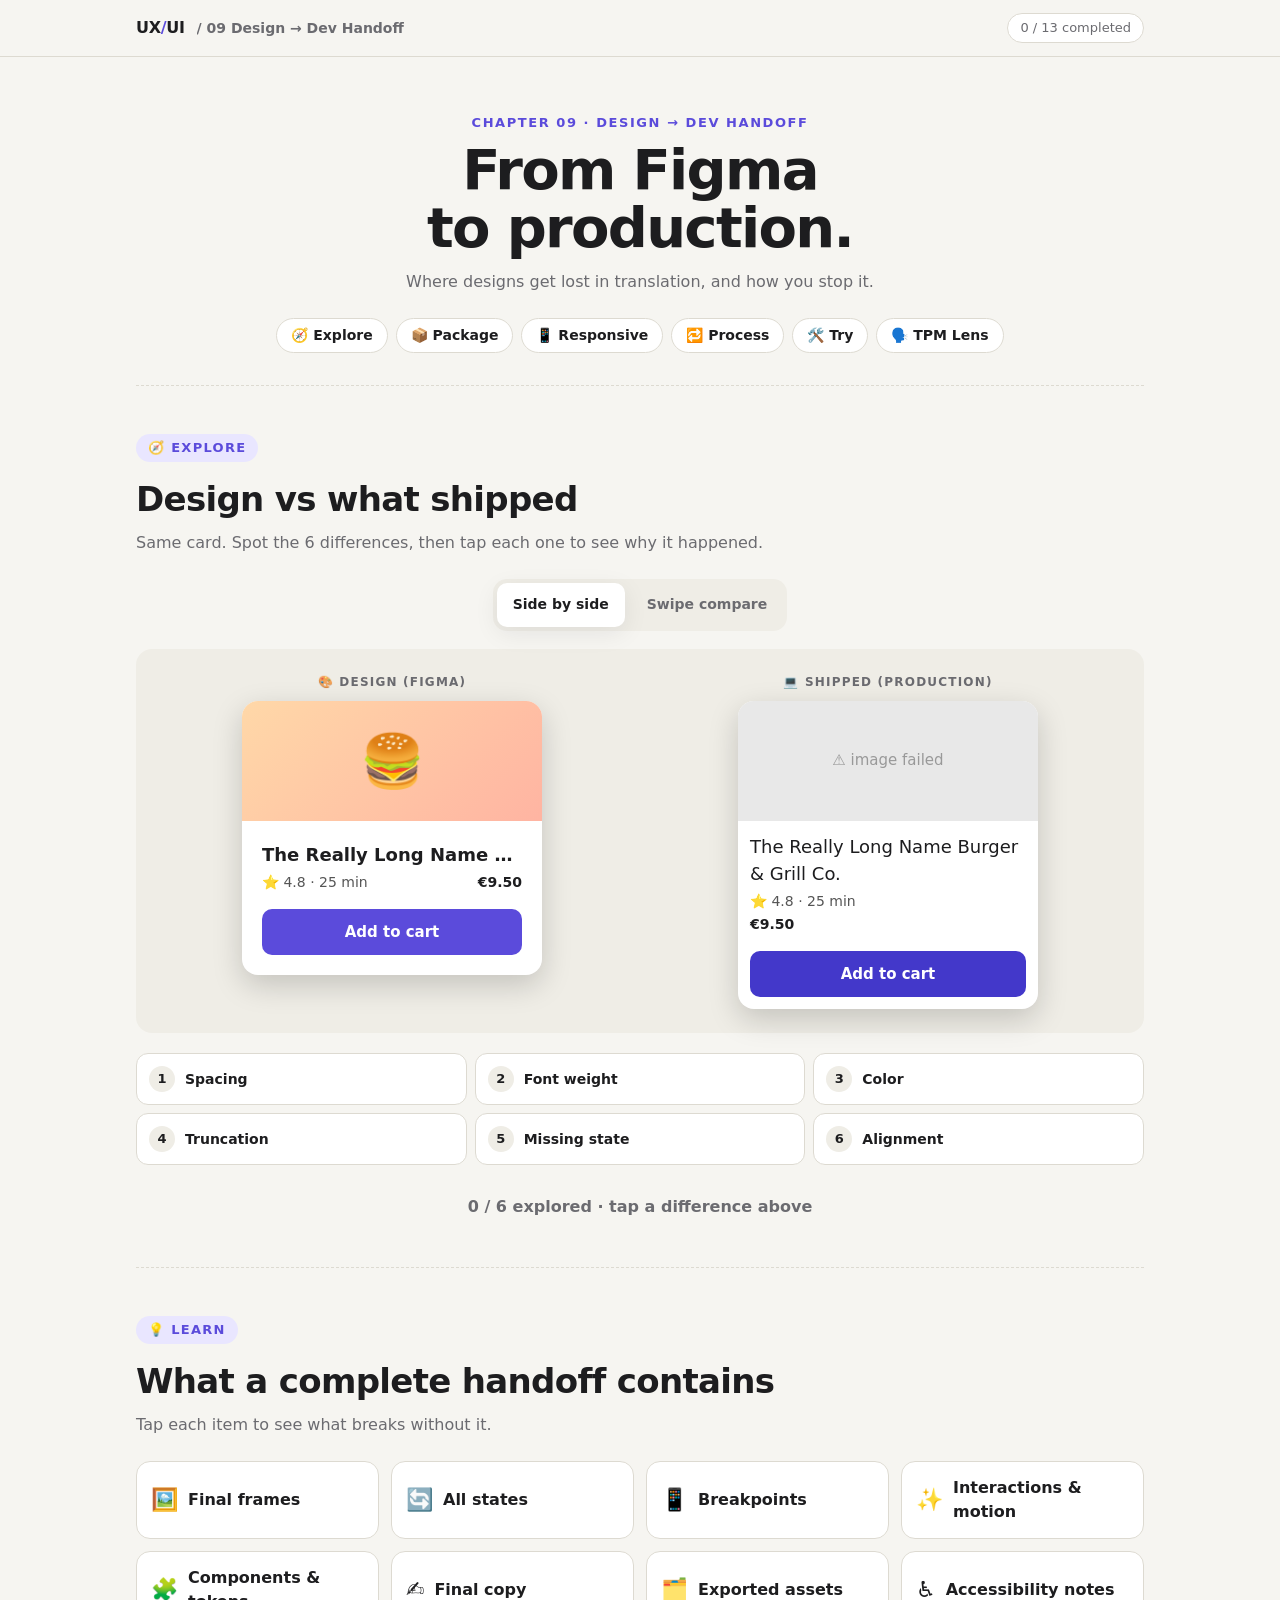
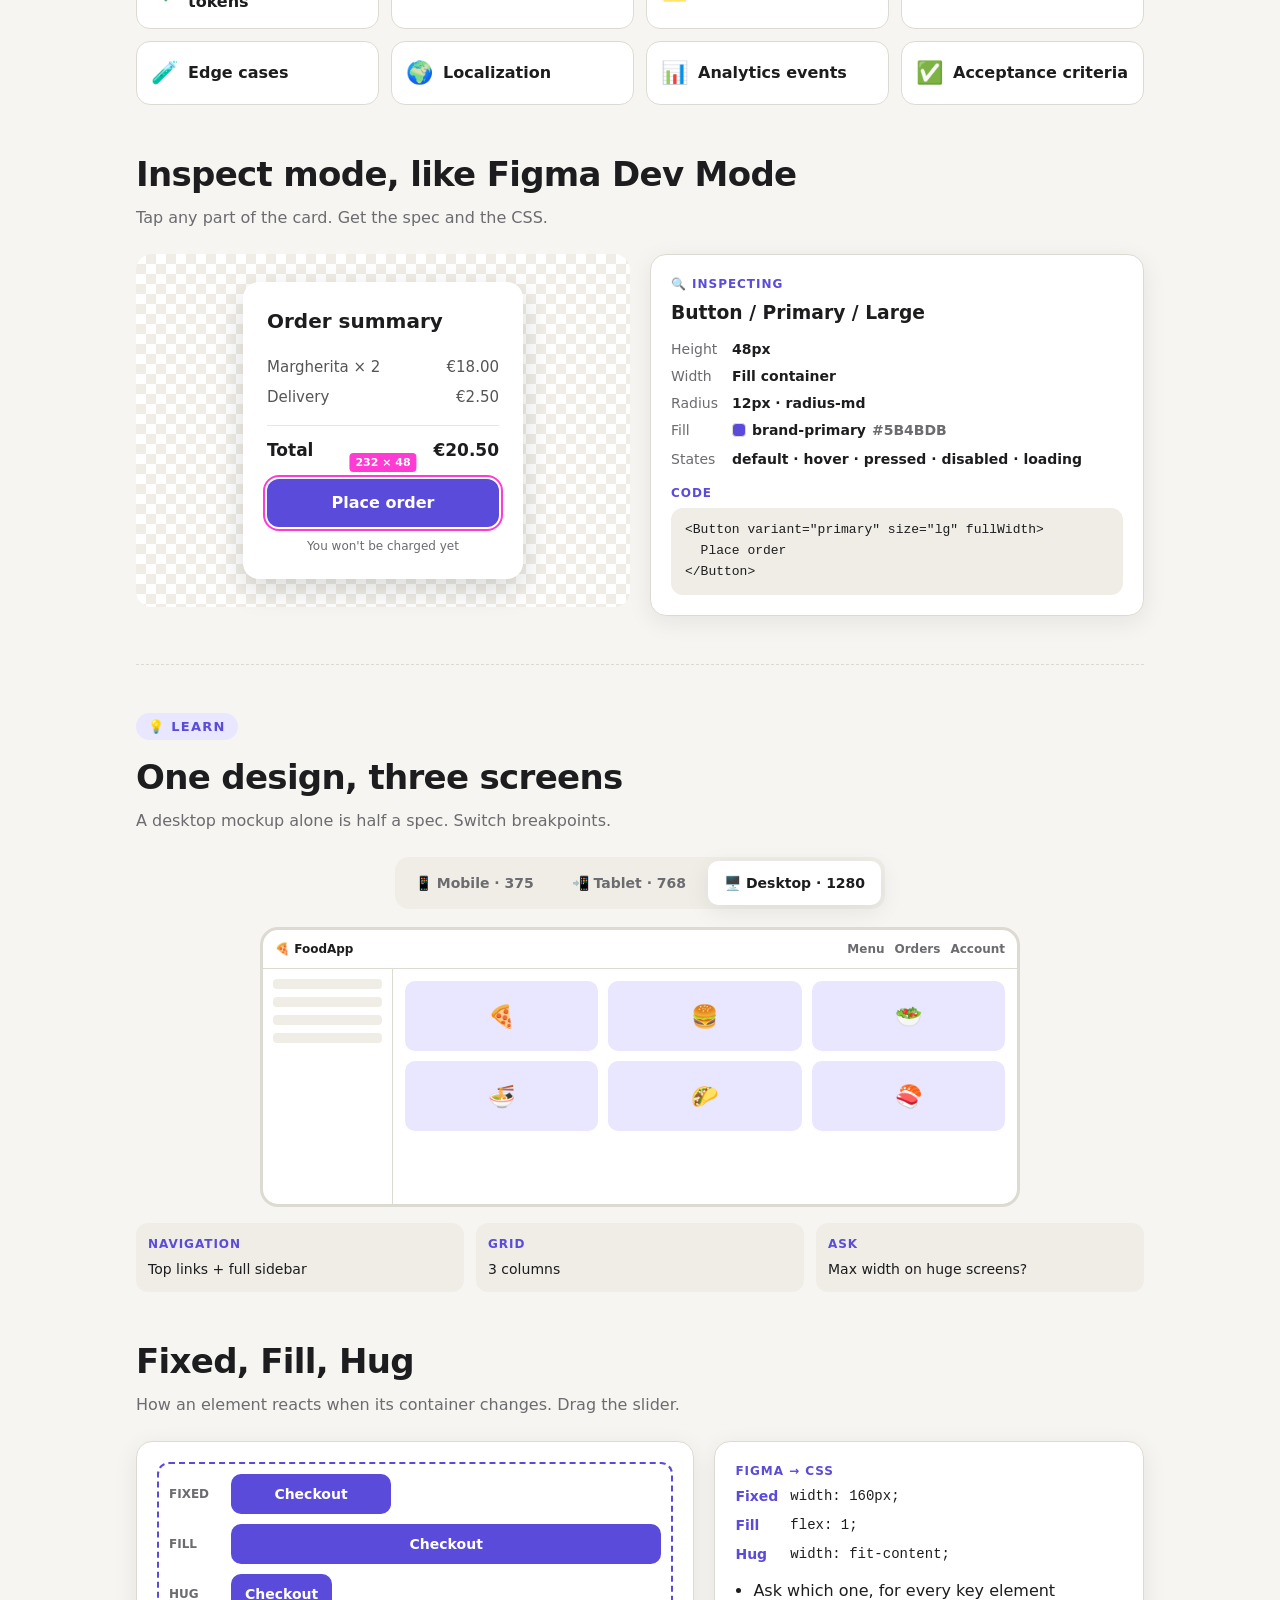
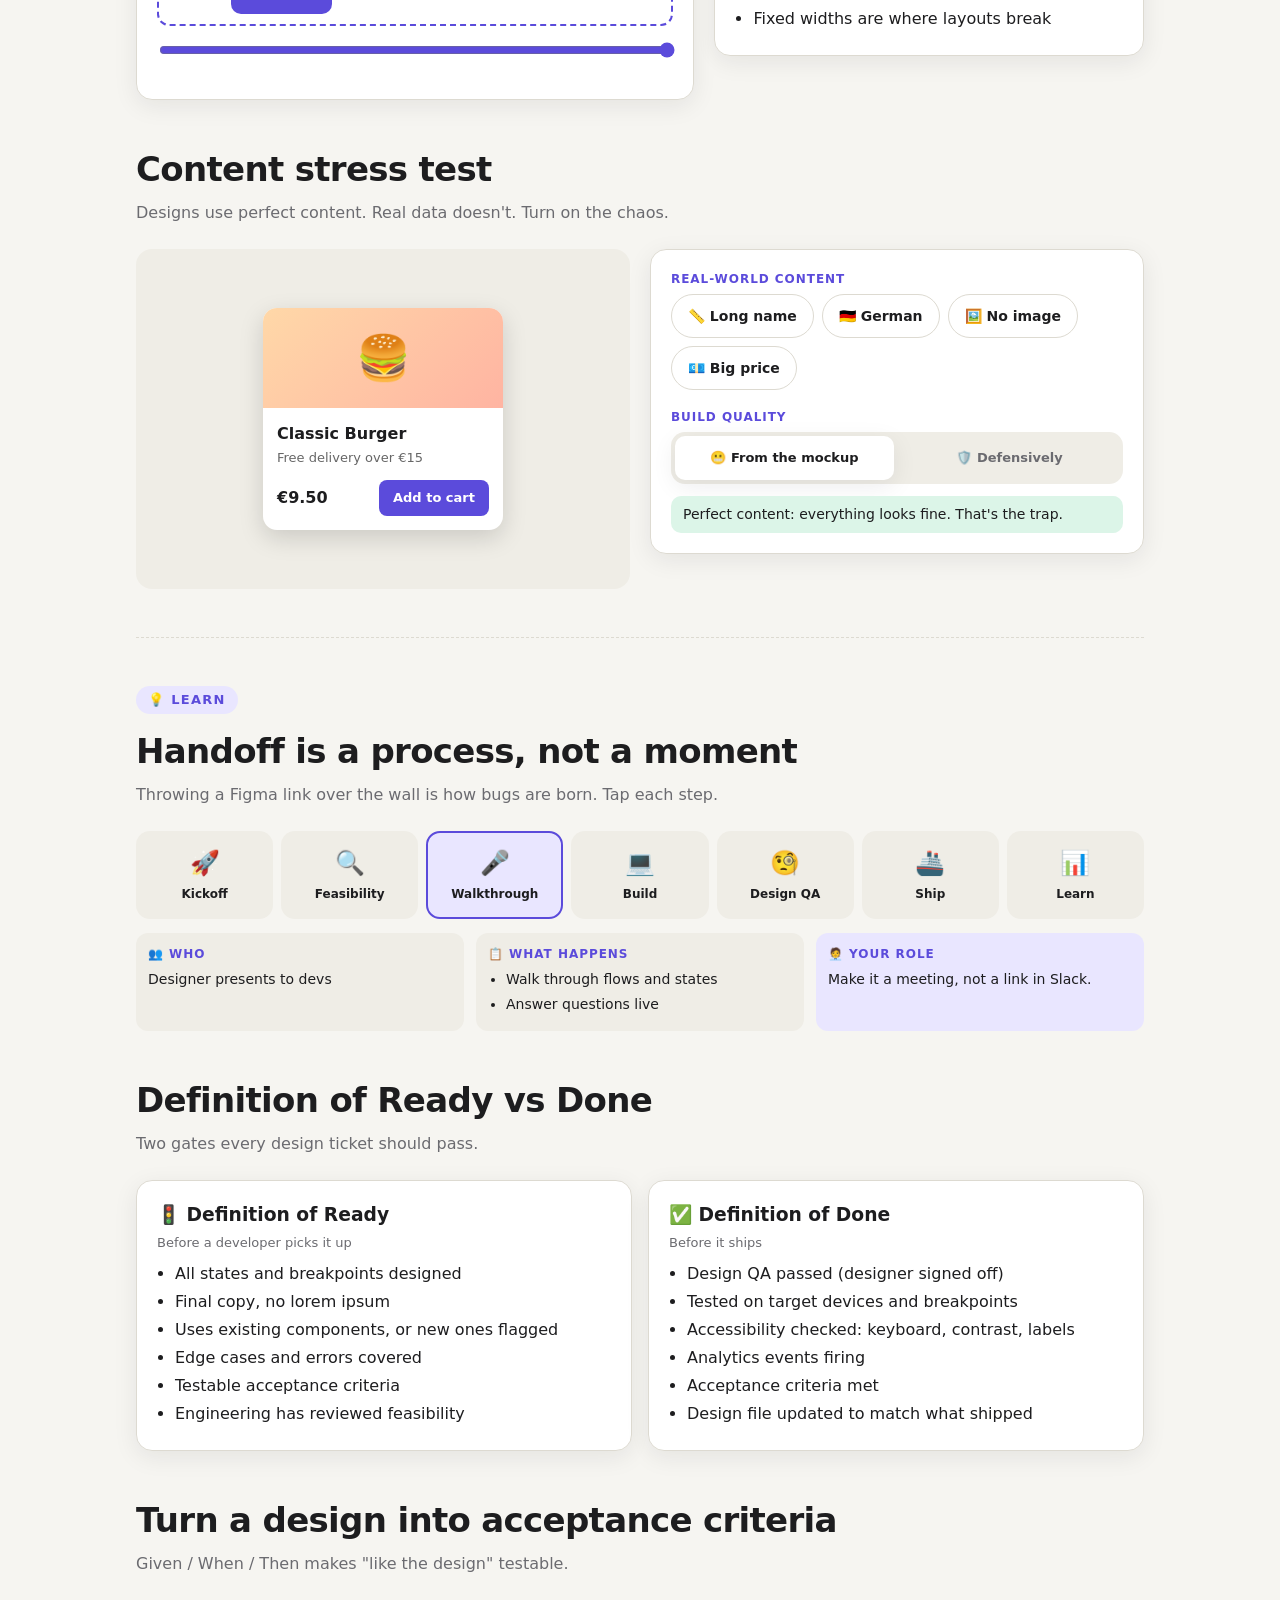
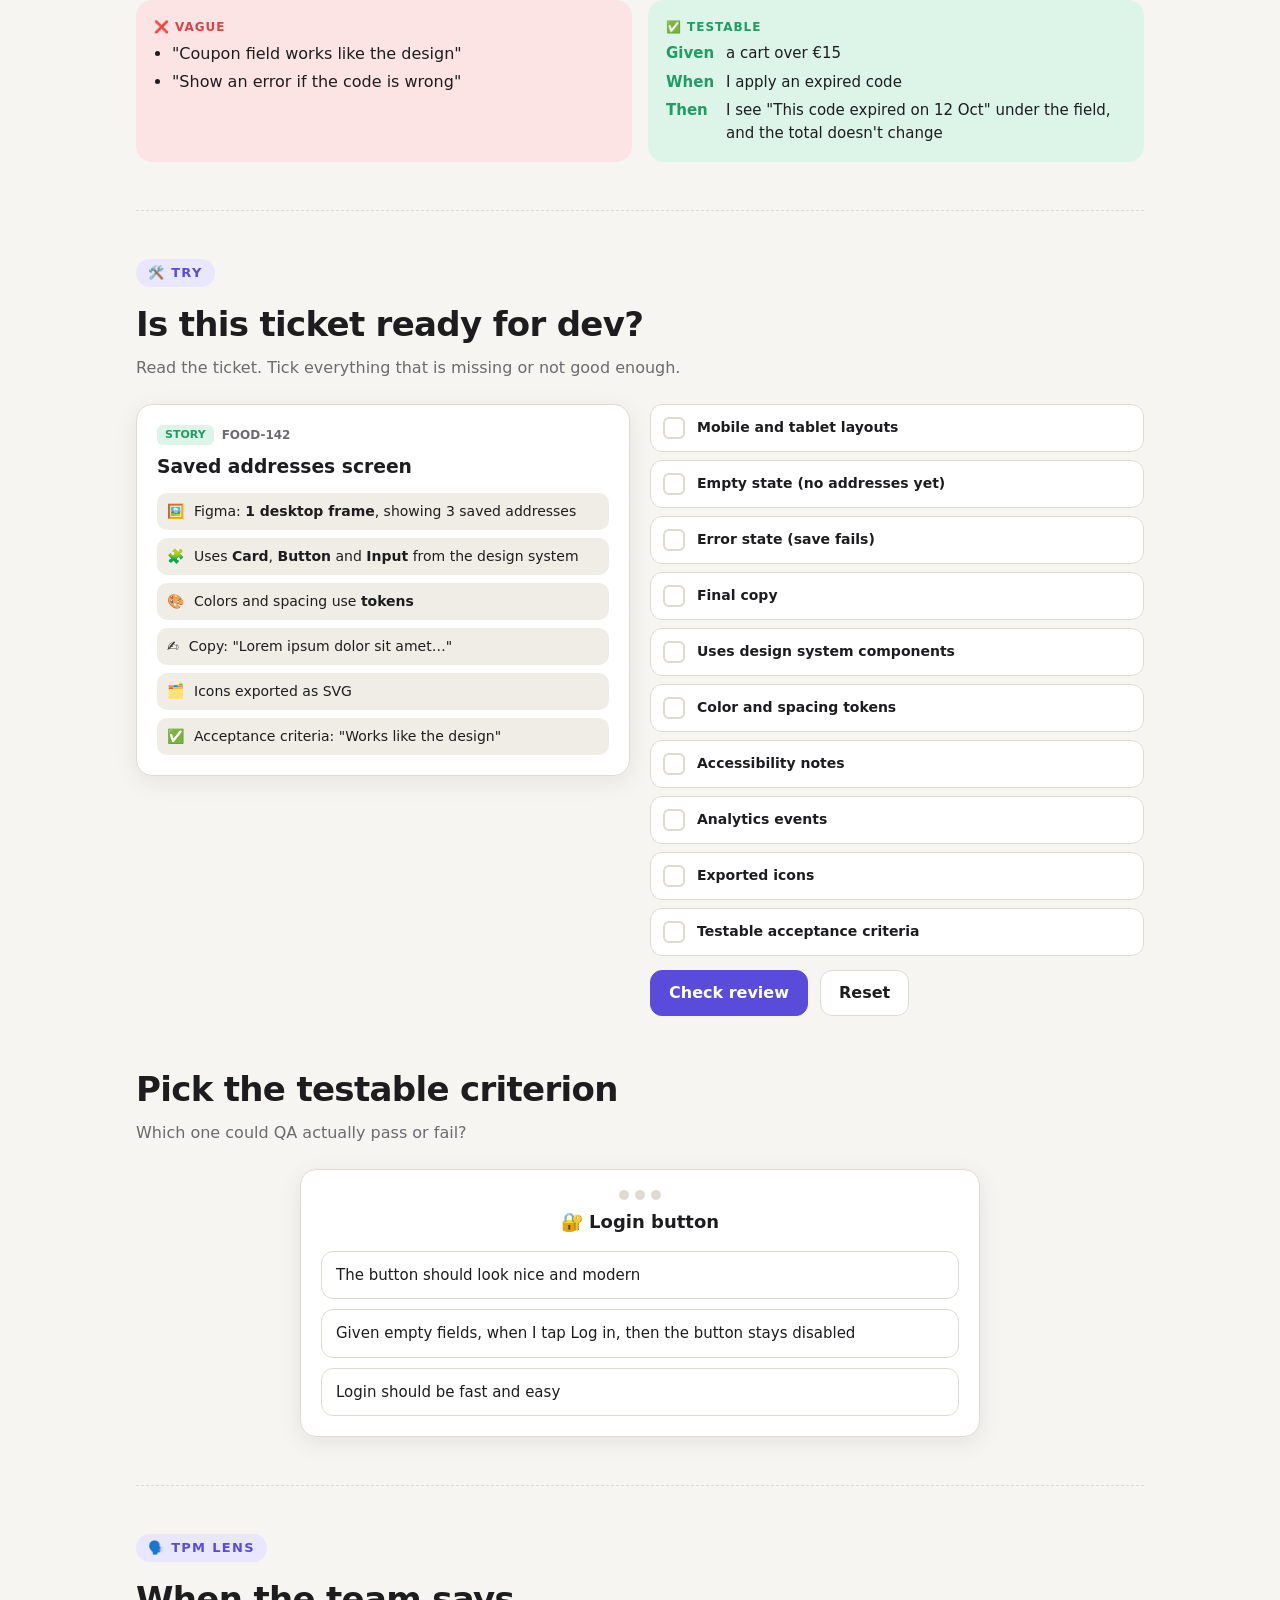
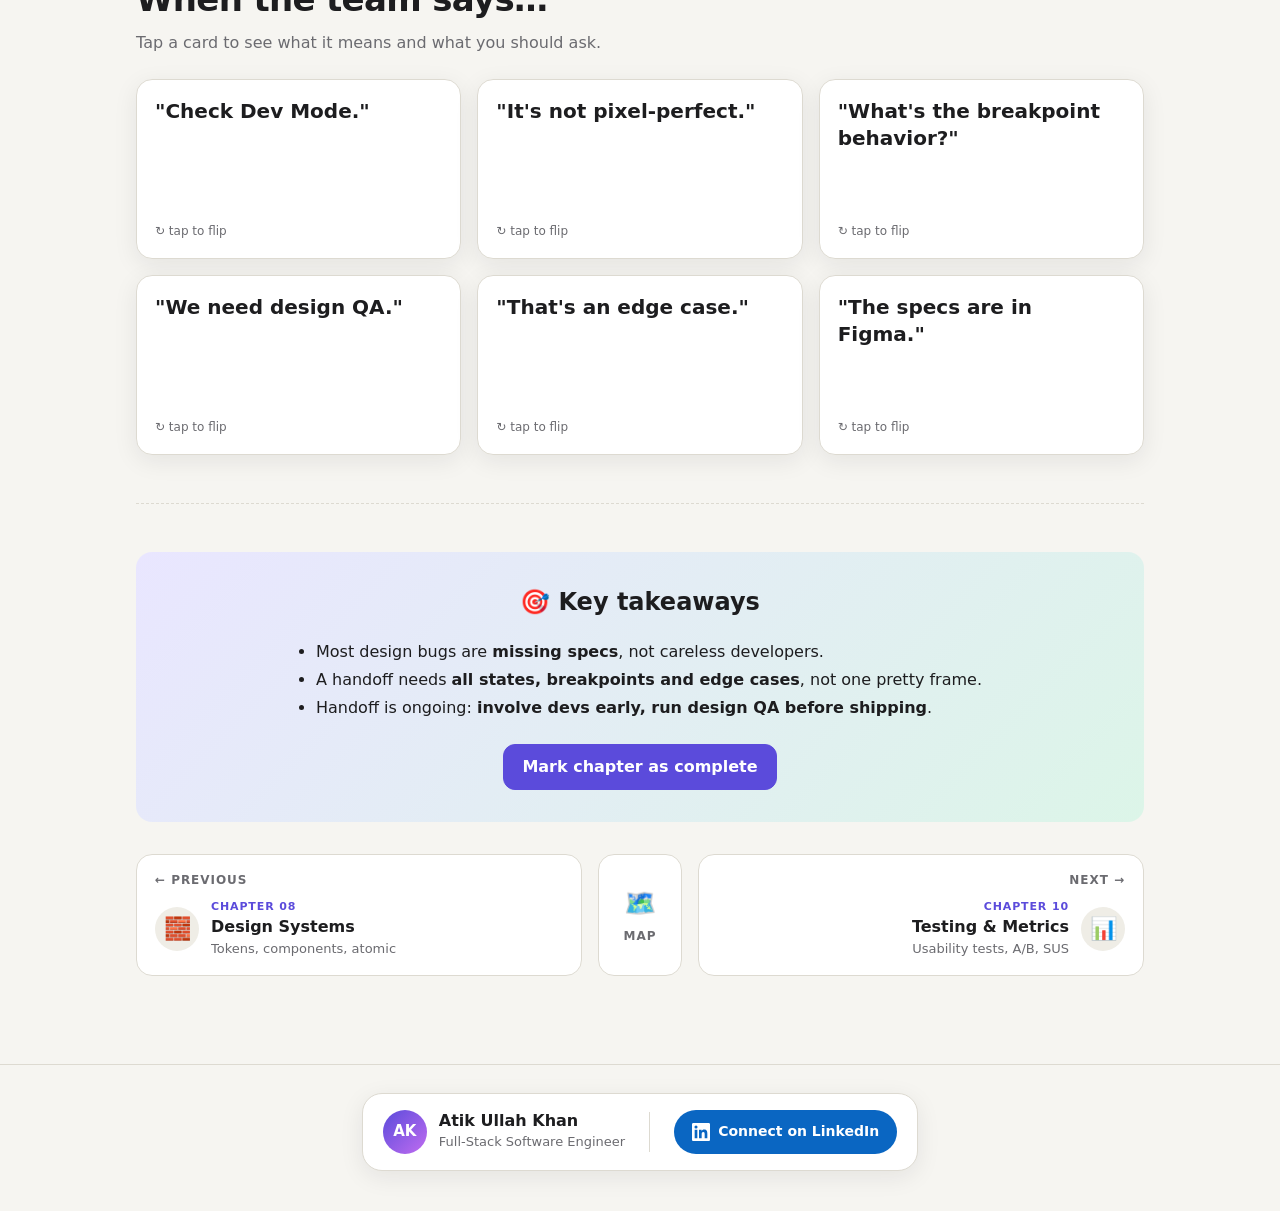
<file: chapters/09-handoff.html>
<!doctype html>
<html lang="en">
<head>
  <meta charset="utf-8">
  <meta name="viewport" content="width=device-width, initial-scale=1">
  <link rel="icon" href="../assets/favicon.svg" type="image/svg+xml">
  <title>Design → Dev Handoff · UX/UI</title>
  <link rel="stylesheet" href="../assets/style.css?v=4">
  <style data-page>
    /* ---------- Shared bits ---------- */
    .seg { display: inline-flex; gap: 6px; flex-wrap: wrap; background: var(--surface-2); padding: 4px; border-radius: 14px; }
    .seg button { font: inherit; font-weight: 700; font-size: 14px; min-height: 44px; padding: 8px 16px; border: 0; border-radius: 10px; background: transparent; color: var(--muted); cursor: pointer; }
    .seg button.on { background: var(--surface); color: var(--text); box-shadow: var(--shadow); }
    .center { display: flex; justify-content: center; margin-bottom: 18px; }
    .pill-btn { font: inherit; font-size: 14px; font-weight: 600; min-height: 44px; padding: 8px 16px; border-radius: 999px; border: 1.5px solid var(--line); background: var(--surface); color: var(--text); cursor: pointer; transition: border-color .2s, background .2s; }
    .pill-btn:hover { border-color: var(--accent); }
    .pill-btn.on { background: var(--accent); border-color: var(--accent); color: #fff; }
    .pill-row { display: flex; flex-wrap: wrap; gap: 8px; justify-content: center; }
    .stage { background: var(--surface-2); border-radius: var(--radius); padding: 24px 16px; }
    .k { font-size: 12px; font-weight: 800; letter-spacing: .08em; text-transform: uppercase; color: var(--accent); margin: 0 0 6px; }
    code, .code { font-family: ui-monospace, "Cascadia Code", Consolas, monospace; }
    .code { display: block; white-space: pre-wrap; overflow-wrap: anywhere; font-size: 13px; line-height: 1.6; background: var(--surface-2); border-radius: 12px; padding: 12px 14px; margin: 0; }

    /* ---------- Explore: design vs shipped ---------- */
    .cmp { display: grid; grid-template-columns: repeat(2, minmax(0, 1fr)); gap: 16px; }
    @media (max-width: 700px) { .cmp { grid-template-columns: 1fr; } }
    .cmp-col { display: flex; flex-direction: column; align-items: center; gap: 10px; }
    .cmp-lbl { font-size: 12px; font-weight: 800; letter-spacing: .1em; text-transform: uppercase; color: var(--muted); }
    .swipe { position: relative; width: 300px; max-width: 100%; margin: 0 auto; }
    .swipe .mock.design { position: absolute; top: 0; left: 0; }
    .swipe-range { width: 300px; max-width: 100%; display: block; margin: 16px auto 0; accent-color: var(--accent); height: 44px; }
    .swipe-lbls { display: flex; justify-content: space-between; width: 300px; max-width: 100%; margin: 0 auto; font-size: 12px; font-weight: 700; color: var(--muted); }

    /* Mock card. Fixed colors on purpose: it's a "design canvas". */
    .mock { width: 300px; max-width: 100%; background: #fff; color: #1d1d1f; border-radius: 16px; overflow: hidden; box-shadow: 0 10px 30px rgba(0,0,0,.18); font-family: system-ui, sans-serif; }
    .mock .img { height: 120px; display: grid; place-items: center; font-size: 52px; background: linear-gradient(135deg, #ffd8a8, #ffb4a2); }
    .mock .body { padding: 20px; }
    .mock .name { font-size: 18px; font-weight: 700; margin: 0 0 4px; white-space: nowrap; overflow: hidden; text-overflow: ellipsis; }
    .mock .meta { display: flex; justify-content: space-between; align-items: baseline; font-size: 14px; color: #555; margin-bottom: 16px; }
    .mock .price { font-weight: 700; color: #1d1d1f; }
    .mock .buy { display: block; width: 100%; padding: 12px; border: 0; border-radius: 10px; background: #5b4bdb; color: #fff; font: inherit; font-weight: 700; font-size: 15px; }
    /* What actually shipped */
    .mock.build .img { background: #e8e8e8; font-size: 15px; color: #999; }
    .mock.build .body { padding: 12px; }
    .mock.build .name { font-weight: 400; white-space: normal; overflow: visible; }
    .mock.build .meta { display: block; }
    .mock.build .meta .price { display: block; margin-top: 2px; }
    .mock.build .buy { background: #4338ca; }
    .mock.hl, .mock [data-d].hl { outline: 3px solid #ff6b6b; }
    .mock.hl { outline-offset: 3px; }
    .mock [data-d].hl { outline-offset: -3px; border-radius: 6px; }

    .issues { display: grid; grid-template-columns: repeat(3, minmax(0, 1fr)); gap: 8px; margin-top: 20px; }
    @media (max-width: 700px) { .issues { grid-template-columns: repeat(2, minmax(0, 1fr)); } }
    .issue { font: inherit; text-align: left; cursor: pointer; min-height: 52px; padding: 10px 12px; border-radius: 12px; border: 1.5px solid var(--line); background: var(--surface); color: var(--text); display: flex; gap: 10px; align-items: center; transition: border-color .2s; }
    .issue .n { flex: none; width: 26px; height: 26px; border-radius: 50%; display: grid; place-items: center; font-size: 13px; font-weight: 800; background: var(--surface-2); }
    .issue.seen .n { background: var(--good-soft); color: var(--good); }
    .issue.on { border-color: var(--bad); }
    .issue.on .n { background: var(--bad); color: #fff; }
    .issue b { font-size: 14px; }
    .issue-panel { margin-top: 16px; display: grid; grid-template-columns: repeat(4, minmax(0, 1fr)); gap: 12px; }
    @media (max-width: 760px) { .issue-panel { grid-template-columns: repeat(2, minmax(0, 1fr)); } }
    .issue-panel > div { background: var(--surface-2); border-radius: 12px; padding: 12px; font-size: 14px; }
    .issue-panel .fix { background: var(--good-soft); }
    .issue-panel .cause { background: var(--bad-soft); }
    .found { text-align: center; margin-top: 14px; font-weight: 700; color: var(--muted); }

    /* ---------- Learn: handoff package ---------- */
    .pkg { display: grid; grid-template-columns: repeat(auto-fill, minmax(min(100%, 230px), 1fr)); gap: 12px; }
    .pkg-item { font: inherit; text-align: left; cursor: pointer; padding: 14px; border-radius: 14px; border: 1px solid var(--line); background: var(--surface); color: var(--text); min-height: 64px; transition: border-color .2s, background .2s; }
    .pkg-item:hover { border-color: var(--accent); }
    .pkg-item .top { display: flex; gap: 10px; align-items: center; font-weight: 800; }
    .pkg-item .ic { font-size: 22px; }
    .pkg-item .why { display: none; margin-top: 10px; font-size: 13px; color: var(--muted); }
    .pkg-item .why b { color: var(--bad); }
    .pkg-item.open { border-color: var(--accent); background: var(--accent-soft); }
    .pkg-item.open .why { display: block; color: var(--text); }

    /* ---------- Learn: inspect mode ---------- */
    .inspect { display: grid; grid-template-columns: minmax(0, 1fr) minmax(0, 1fr); gap: 20px; align-items: start; }
    @media (max-width: 700px) { .inspect { grid-template-columns: 1fr; } }
    .insp-stage { background: repeating-conic-gradient(var(--surface-2) 0 25%, var(--surface) 0 50%) 0 0 / 20px 20px; border-radius: var(--radius); padding: 28px 16px; display: grid; place-items: center; }
    .sum { width: 280px; max-width: 100%; background: #fff; color: #1d1d1f; border-radius: 16px; padding: 24px; font-family: system-ui, sans-serif; box-shadow: 0 10px 30px rgba(0,0,0,.15); cursor: pointer; }
    .sum [data-s], .sum[data-s] { position: relative; }
    .sum h4 { margin: 0 0 16px; font-size: 20px; font-weight: 700; }
    .sum .row { display: flex; justify-content: space-between; font-size: 15px; color: #555; padding: 4px 0; }
    .sum hr { border: 0; border-top: 1px solid #e5e5ea; margin: 12px 0; }
    .sum .total { display: flex; justify-content: space-between; font-size: 17px; font-weight: 700; margin-bottom: 16px; }
    .sum .cta { display: block; width: 100%; height: 48px; border: 0; border-radius: 12px; background: #5b4bdb; color: #fff; font: inherit; font-size: 16px; font-weight: 700; cursor: pointer; }
    .sum .note { font-size: 12px; color: #6b6b70; text-align: center; margin-top: 10px; }
    .insp-on { outline: 2px solid #ff3bd4 !important; outline-offset: 2px; }
    .insp-on::after { content: attr(data-size); position: absolute; top: -26px; left: 50%; transform: translateX(-50%); background: #ff3bd4; color: #fff; font: 700 11px/1 system-ui; padding: 4px 6px; border-radius: 4px; white-space: nowrap; z-index: 2; }
    .insp-panel h3 { margin: 0 0 4px; }
    .props { display: grid; grid-template-columns: auto 1fr; gap: 6px 14px; font-size: 14px; margin: 12px 0 14px; }
    .props dt { color: var(--muted); }
    .props dd { margin: 0; font-weight: 600; }
    .tok { display: inline-flex; align-items: center; gap: 6px; }
    .sw { width: 14px; height: 14px; border-radius: 4px; border: 1px solid var(--line); display: inline-block; }

    /* ---------- Learn 2: responsive ---------- */
    .rf-wrap { display: flex; justify-content: center; }
    .rf { border: 3px solid var(--line); border-radius: 18px; background: var(--surface); overflow: hidden; transition: width .4s ease; display: grid; grid-template-rows: auto 1fr auto; height: 280px; max-width: 100%; }
    .rf.mobile { width: 230px; }
    .rf.tablet { width: 470px; }
    .rf.desktop { width: 760px; }
    .rf .bar { display: flex; align-items: center; gap: 10px; padding: 10px 12px; border-bottom: 1px solid var(--line); font-size: 12px; font-weight: 700; }
    .rf .bar .links { margin-left: auto; display: flex; gap: 10px; color: var(--muted); }
    .rf .bar .burger { margin-left: auto; font-size: 16px; display: none; }
    .rf .main { display: flex; min-height: 0; }
    .rf .side { width: 130px; border-right: 1px solid var(--line); padding: 10px; display: flex; flex-direction: column; gap: 8px; }
    .rf .side i { height: 10px; border-radius: 4px; background: var(--surface-2); }
    .rf .grid { flex: 1; display: grid; grid-template-columns: repeat(3, 1fr); gap: 10px; padding: 12px; align-content: start; overflow: hidden; }
    .rf .tile { height: 70px; border-radius: 10px; background: var(--accent-soft); display: grid; place-items: center; font-size: 22px; }
    .rf .tabs { display: none; justify-content: space-around; padding: 8px; border-top: 1px solid var(--line); font-size: 16px; }
    .rf.tablet .side { width: 44px; }
    .rf.tablet .grid { grid-template-columns: repeat(2, 1fr); }
    .rf.mobile .side, .rf.mobile .bar .links { display: none; }
    .rf.mobile .bar .burger { display: block; }
    .rf.mobile .grid { grid-template-columns: 1fr; }
    .rf.mobile .tabs { display: flex; }
    .bp-notes { margin-top: 16px; display: grid; grid-template-columns: repeat(3, minmax(0, 1fr)); gap: 12px; }
    @media (max-width: 700px) { .bp-notes { grid-template-columns: 1fr; } }
    .bp-notes > div { background: var(--surface-2); border-radius: 12px; padding: 12px; font-size: 14px; }

    .sizing { display: grid; grid-template-columns: minmax(0, 1.3fr) minmax(0, 1fr); gap: 20px; align-items: start; }
    @media (max-width: 760px) { .sizing { grid-template-columns: 1fr; } }
    .sz-box { border: 2px dashed var(--accent); border-radius: 12px; padding: 10px; display: flex; flex-direction: column; gap: 10px; transition: width .15s; }
    .sz-row { display: flex; align-items: center; gap: 10px; }
    .sz-row .lbl { flex: none; width: 52px; font-size: 12px; font-weight: 800; color: var(--muted); }
    .sz-el { height: 40px; border-radius: 10px; background: var(--accent); color: #fff; display: flex; align-items: center; justify-content: center; font-size: 14px; font-weight: 700; padding: 0 14px; white-space: nowrap; overflow: hidden; }
    .sz-fixed { width: 160px; flex: none; }
    .sz-fill { flex: 1; min-width: 0; }
    .sz-hug { width: fit-content; }
    .sz-range { width: 100%; accent-color: var(--accent); height: 44px; }
    .sz-map { display: grid; grid-template-columns: auto 1fr; gap: 8px 12px; font-size: 14px; align-items: center; }
    .sz-map b { color: var(--accent); }

    .stress { display: grid; grid-template-columns: minmax(0, 1fr) minmax(0, 1fr); gap: 20px; align-items: start; }
    @media (max-width: 700px) { .stress { grid-template-columns: 1fr; } }
    .stress-stage { background: var(--surface-2); border-radius: var(--radius); padding: 24px 12px; display: grid; place-items: center; min-height: 340px; overflow: hidden; }
    .sc { width: 240px; background: #fff; color: #1d1d1f; border-radius: 14px; box-shadow: 0 8px 24px rgba(0,0,0,.15); font-family: system-ui, sans-serif; }
    .sc .img { height: 100px; border-radius: 14px 14px 0 0; display: grid; place-items: center; font-size: 44px; background: linear-gradient(135deg, #ffd8a8, #ffb4a2); }
    .sc .img.broken { background: #fff; font-size: 12px; color: #999; justify-items: start; align-items: start; padding: 6px; border-bottom: 1px solid #eee; }
    .sc .bd { padding: 14px; }
    .sc .nm { font-weight: 700; font-size: 16px; white-space: nowrap; }
    .sc .sub { font-size: 13px; color: #666; margin: 2px 0 12px; white-space: nowrap; }
    .sc .ft { display: flex; align-items: center; gap: 8px; }
    .sc .pr { width: 64px; flex: none; font-weight: 700; white-space: nowrap; }
    .sc .bt { width: 110px; flex: none; height: 36px; border: 0; border-radius: 8px; background: #5b4bdb; color: #fff; font: inherit; font-size: 13px; font-weight: 700; white-space: nowrap; margin-left: auto; }
    /* Defensive build */
    .sc.safe .nm, .sc.safe .sub { white-space: nowrap; overflow: hidden; text-overflow: ellipsis; }
    .sc.safe .ft { flex-wrap: wrap; }
    .sc.safe .pr { width: auto; }
    .sc.safe .bt { width: auto; min-width: 110px; height: auto; min-height: 36px; padding: 8px 12px; white-space: normal; }
    #safe-mode { display: grid; grid-template-columns: 1fr 1fr; width: 100%; }
    #safe-mode button { padding: 8px 10px; font-size: 13px; }
    .breaks { margin-top: 12px; display: flex; flex-direction: column; gap: 6px; font-size: 14px; }
    .breaks div { padding: 8px 12px; border-radius: 10px; background: var(--bad-soft); }
    .breaks div.ok { background: var(--good-soft); }

    /* ---------- Learn 3: process ---------- */
    .flow { display: grid; grid-template-columns: repeat(7, minmax(0, 1fr)); gap: 8px; }
    @media (max-width: 760px) { .flow { grid-template-columns: repeat(4, minmax(0, 1fr)); } }
    .fstep { font: inherit; cursor: pointer; padding: 12px 6px; border-radius: 14px; border: 2px solid transparent; background: var(--surface-2); color: var(--text); text-align: center; min-height: 84px; transition: border-color .2s; }
    .fstep .e { font-size: 24px; display: block; }
    .fstep .t { font-size: 12px; font-weight: 800; }
    .fstep.on { border-color: var(--accent); background: var(--accent-soft); }
    .flow-panel { margin-top: 14px; display: grid; grid-template-columns: repeat(3, minmax(0, 1fr)); gap: 12px; }
    @media (max-width: 700px) { .flow-panel { grid-template-columns: 1fr; } }
    .flow-panel > div { background: var(--surface-2); border-radius: 12px; padding: 12px; font-size: 14px; }
    .flow-panel .tpm { background: var(--accent-soft); }
    .dor { display: grid; grid-template-columns: repeat(2, minmax(0, 1fr)); gap: 16px; }
    @media (max-width: 640px) { .dor { grid-template-columns: 1fr; } }
    .dor h3 { margin: 0 0 4px; }
    .dor .when { font-size: 13px; color: var(--muted); margin-bottom: 10px; }
    .ac { display: grid; grid-template-columns: minmax(0, 1fr) minmax(0, 1fr); gap: 16px; align-items: stretch; }
    @media (max-width: 700px) { .ac { grid-template-columns: 1fr; } }
    .ac .vague { background: var(--bad-soft); border-radius: var(--radius); padding: 18px; }
    .ac .good { background: var(--good-soft); border-radius: var(--radius); padding: 18px; }
    .gwt { display: grid; grid-template-columns: auto 1fr; gap: 6px 12px; font-size: 15px; }
    .gwt b { color: var(--good); }

    /* ---------- Try: ticket review ---------- */
    .ticket-wrap { display: grid; grid-template-columns: minmax(0, 1fr) minmax(0, 1fr); gap: 20px; align-items: start; }
    @media (max-width: 760px) { .ticket-wrap { grid-template-columns: 1fr; } }
    .ticket .tk-head { display: flex; gap: 8px; align-items: center; flex-wrap: wrap; margin-bottom: 8px; }
    .ticket .tk-id { font-size: 12px; font-weight: 800; color: var(--muted); }
    .ticket .tk-type { font-size: 11px; font-weight: 800; padding: 2px 8px; border-radius: 6px; background: var(--good-soft); color: var(--good); }
    .ticket h3 { margin: 0 0 12px; }
    .ticket .att { display: flex; flex-direction: column; gap: 8px; font-size: 14px; }
    .ticket .att div { display: flex; gap: 10px; align-items: flex-start; padding: 8px 10px; border-radius: 10px; background: var(--surface-2); }
    .ticket .att .ic { flex: none; }
    .checks { display: flex; flex-direction: column; gap: 8px; }
    .chk { font: inherit; display: flex; align-items: center; gap: 12px; text-align: left; cursor: pointer; min-height: 48px; padding: 8px 12px; border-radius: 12px; border: 1.5px solid var(--line); background: var(--surface); color: var(--text); font-size: 14px; font-weight: 600; }
    .chk .box { flex: none; width: 22px; height: 22px; border-radius: 6px; border: 2px solid var(--line); display: grid; place-items: center; font-size: 13px; color: #fff; }
    .chk.on .box { background: var(--bad); border-color: var(--bad); }
    .chk.right { border-color: var(--good); background: var(--good-soft); }
    .chk.wrong { border-color: var(--bad); background: var(--bad-soft); }
    .chk .why { display: block; font-size: 12px; font-weight: 500; color: var(--muted); margin-top: 2px; }
    .try-bar { display: flex; gap: 12px; align-items: center; flex-wrap: wrap; margin-top: 14px; }
    .try-msg { font-weight: 700; }

    .acq { max-width: 680px; margin: 0 auto; }
    .acq .scn { font-size: 18px; font-weight: 700; text-align: center; margin: 8px 0 16px; }
    .acq .opts { display: flex; flex-direction: column; gap: 10px; }
    .acq .opt { font: inherit; font-size: 15px; text-align: left; cursor: pointer; min-height: 48px; padding: 12px 14px; border-radius: 12px; border: 1.5px solid var(--line); background: var(--surface); color: var(--text); }
    .acq .opt:hover { border-color: var(--accent); }
    .acq .opt.right { border-color: var(--good); background: var(--good-soft); }
    .acq .opt.wrong { border-color: var(--bad); background: var(--bad-soft); }
    .acq .fb:empty { display: none; }
    .acq .fb { margin-top: 12px; font-weight: 600; text-align: center; }
    .acq .nav { display: flex; justify-content: space-between; align-items: center; margin-top: 8px; }
    .dots { display: flex; gap: 6px; }
    .dots i { width: 10px; height: 10px; border-radius: 50%; background: var(--line); }
    .dots i.good { background: var(--good); }
    .dots i.bad { background: var(--bad); }

    /* ---------- TPM lens ---------- */
    .say { font-size: 20px; font-weight: 700; }
    .flip-back .lbl { font-size: 11px; font-weight: 800; letter-spacing: .1em; text-transform: uppercase; color: var(--accent); margin-top: 8px; }
    .flip-back .lbl:first-child { margin-top: 0; }
    .flip-back p { margin: 2px 0; font-size: 14px; }
  </style>
</head>
<body>
  <header class="topbar">
    <div class="wrap">
      <a class="brand" href="../index.html">UX<span>/</span>UI</a>
      <span class="crumb">/ 09 Design → Dev Handoff</span>
      <div class="spacer"></div>
      <div class="progress-pill"></div>
    </div>
  </header>

  <main class="wrap view" id="app">
    <section class="hero">
      <div class="kicker">Chapter 09 · Design → Dev Handoff</div>
      <h1>From Figma<br>to production.</h1>
      <p>Where designs get lost in translation, and how you stop it.</p>
      <nav class="stepper">
        <a href="#explore">🧭 Explore</a>
        <a href="#package">📦 Package</a>
        <a href="#responsive">📱 Responsive</a>
        <a href="#process">🔁 Process</a>
        <a href="#try">🛠️ Try</a>
        <a href="#lens">🗣️ TPM Lens</a>
      </nav>
    </section>

    <!-- ================= EXPLORE ================= -->
    <section class="section" id="explore">
      <span class="step-label">🧭 Explore</span>
      <h2>Design vs what shipped</h2>
      <p class="sub">Same card. Spot the 6 differences, then tap each one to see why it happened.</p>

      <div class="center"><div class="seg" id="cmp-mode">
        <button class="on" data-mode="side">Side by side</button>
        <button data-mode="swipe">Swipe compare</button>
      </div></div>

      <div class="stage" id="cmp-stage"></div>

      <div class="issues" id="issues"></div>
      <div class="issue-panel" id="issue-panel"></div>
      <div class="found" id="found"></div>
    </section>

    <!-- ================= PACKAGE ================= -->
    <section class="section" id="package">
      <span class="step-label">💡 Learn</span>
      <h2>What a complete handoff contains</h2>
      <p class="sub">Tap each item to see what breaks without it.</p>
      <div class="pkg" id="pkg"></div>

      <h2 style="margin-top:44px">Inspect mode, like Figma Dev Mode</h2>
      <p class="sub">Tap any part of the card. Get the spec and the CSS.</p>
      <div class="inspect">
        <div class="insp-stage">
          <div class="sum" data-s="card">
            <h4 data-s="title">Order summary</h4>
            <div class="row" data-s="row"><span>Margherita × 2</span><span>€18.00</span></div>
            <div class="row"><span>Delivery</span><span>€2.50</span></div>
            <hr>
            <div class="total" data-s="total"><span>Total</span><span>€20.50</span></div>
            <button class="cta" data-s="cta">Place order</button>
            <div class="note" data-s="note">You won't be charged yet</div>
          </div>
        </div>
        <div class="card insp-panel" id="insp-panel"></div>
      </div>
    </section>

    <!-- ================= RESPONSIVE ================= -->
    <section class="section" id="responsive">
      <span class="step-label">💡 Learn</span>
      <h2>One design, three screens</h2>
      <p class="sub">A desktop mockup alone is half a spec. Switch breakpoints.</p>

      <div class="center"><div class="seg" id="bp">
        <button data-bp="mobile">📱 Mobile · 375</button>
        <button data-bp="tablet">📲 Tablet · 768</button>
        <button class="on" data-bp="desktop">🖥️ Desktop · 1280</button>
      </div></div>
      <div class="rf-wrap">
        <div class="rf desktop" id="rf">
          <div class="bar"><span>🍕 FoodApp</span><span class="links"><span>Menu</span><span>Orders</span><span>Account</span></span><span class="burger">☰</span></div>
          <div class="main">
            <div class="side"><i></i><i></i><i></i><i></i></div>
            <div class="grid"><div class="tile">🍕</div><div class="tile">🍔</div><div class="tile">🥗</div><div class="tile">🍜</div><div class="tile">🌮</div><div class="tile">🍣</div></div>
          </div>
          <div class="tabs"><span>🏠</span><span>🔍</span><span>🧾</span><span>👤</span></div>
        </div>
      </div>
      <div class="bp-notes" id="bp-notes"></div>

      <h2 style="margin-top:44px">Fixed, Fill, Hug</h2>
      <p class="sub">How an element reacts when its container changes. Drag the slider.</p>
      <div class="sizing">
        <div class="card">
          <div class="sz-box" id="sz-box" style="width:100%">
            <div class="sz-row"><span class="lbl">FIXED</span><div class="sz-el sz-fixed">Checkout</div></div>
            <div class="sz-row"><span class="lbl">FILL</span><div class="sz-el sz-fill">Checkout</div></div>
            <div class="sz-row"><span class="lbl">HUG</span><div class="sz-el sz-hug">Checkout</div></div>
          </div>
          <input type="range" class="sz-range" id="sz-range" min="55" max="100" value="100" aria-label="Container width">
        </div>
        <div class="card">
          <p class="k">Figma → CSS</p>
          <div class="sz-map">
            <b>Fixed</b><code>width: 160px;</code>
            <b>Fill</b><code>flex: 1;</code>
            <b>Hug</b><code>width: fit-content;</code>
          </div>
          <ul class="bullets" style="margin-top:14px">
            <li>Ask which one, for every key element</li>
            <li>Fixed widths are where layouts break</li>
          </ul>
        </div>
      </div>

      <h2 style="margin-top:44px">Content stress test</h2>
      <p class="sub">Designs use perfect content. Real data doesn't. Turn on the chaos.</p>
      <div class="stress">
        <div class="stress-stage">
          <div class="sc" id="sc">
            <div class="img">🍔</div>
            <div class="bd">
              <div class="nm">Classic Burger</div>
              <div class="sub">Free delivery over €15</div>
              <div class="ft"><span class="pr">€9.50</span><button class="bt">Add to cart</button></div>
            </div>
          </div>
        </div>
        <div class="card">
          <p class="k">Real-world content</p>
          <div class="pill-row" id="stress-toggles" style="justify-content:flex-start"></div>
          <p class="k" style="margin-top:18px">Build quality</p>
          <div class="seg" id="safe-mode">
            <button class="on" data-safe="0">😬 From the mockup</button>
            <button data-safe="1">🛡️ Defensively</button>
          </div>
          <div class="breaks" id="breaks"></div>
        </div>
      </div>
    </section>

    <!-- ================= PROCESS ================= -->
    <section class="section" id="process">
      <span class="step-label">💡 Learn</span>
      <h2>Handoff is a process, not a moment</h2>
      <p class="sub">Throwing a Figma link over the wall is how bugs are born. Tap each step.</p>
      <div class="flow" id="flow"></div>
      <div class="flow-panel" id="flow-panel"></div>

      <h2 style="margin-top:44px">Definition of Ready vs Done</h2>
      <p class="sub">Two gates every design ticket should pass.</p>
      <div class="dor">
        <div class="card">
          <h3>🚦 Definition of Ready</h3>
          <div class="when">Before a developer picks it up</div>
          <ul class="bullets">
            <li>All states and breakpoints designed</li>
            <li>Final copy, no lorem ipsum</li>
            <li>Uses existing components, or new ones flagged</li>
            <li>Edge cases and errors covered</li>
            <li>Testable acceptance criteria</li>
            <li>Engineering has reviewed feasibility</li>
          </ul>
        </div>
        <div class="card">
          <h3>✅ Definition of Done</h3>
          <div class="when">Before it ships</div>
          <ul class="bullets">
            <li>Design QA passed (designer signed off)</li>
            <li>Tested on target devices and breakpoints</li>
            <li>Accessibility checked: keyboard, contrast, labels</li>
            <li>Analytics events firing</li>
            <li>Acceptance criteria met</li>
            <li>Design file updated to match what shipped</li>
          </ul>
        </div>
      </div>

      <h2 style="margin-top:44px">Turn a design into acceptance criteria</h2>
      <p class="sub">Given / When / Then makes "like the design" testable.</p>
      <div class="ac">
        <div class="vague">
          <p class="k" style="color:var(--bad)">❌ Vague</p>
          <ul class="bullets">
            <li>"Coupon field works like the design"</li>
            <li>"Show an error if the code is wrong"</li>
          </ul>
        </div>
        <div class="good">
          <p class="k" style="color:var(--good)">✅ Testable</p>
          <div class="gwt">
            <b>Given</b><span>a cart over €15</span>
            <b>When</b><span>I apply an expired code</span>
            <b>Then</b><span>I see "This code expired on 12 Oct" under the field, and the total doesn't change</span>
          </div>
        </div>
      </div>
    </section>

    <!-- ================= TRY ================= -->
    <section class="section" id="try">
      <span class="step-label">🛠️ Try</span>
      <h2>Is this ticket ready for dev?</h2>
      <p class="sub">Read the ticket. Tick everything that is missing or not good enough.</p>
      <div class="ticket-wrap">
        <div class="card ticket">
          <div class="tk-head"><span class="tk-type">STORY</span><span class="tk-id">FOOD-142</span></div>
          <h3>Saved addresses screen</h3>
          <div class="att">
            <div><span class="ic">🖼️</span><span>Figma: <b>1 desktop frame</b>, showing 3 saved addresses</span></div>
            <div><span class="ic">🧩</span><span>Uses <b>Card</b>, <b>Button</b> and <b>Input</b> from the design system</span></div>
            <div><span class="ic">🎨</span><span>Colors and spacing use <b>tokens</b></span></div>
            <div><span class="ic">✍️</span><span>Copy: "Lorem ipsum dolor sit amet…"</span></div>
            <div><span class="ic">🗂️</span><span>Icons exported as SVG</span></div>
            <div><span class="ic">✅</span><span>Acceptance criteria: "Works like the design"</span></div>
          </div>
        </div>
        <div>
          <div class="checks" id="checks"></div>
          <div class="try-bar">
            <button class="btn primary" id="tk-check">Check review</button>
            <button class="btn" id="tk-reset">Reset</button>
            <span class="try-msg" id="tk-msg"></span>
          </div>
        </div>
      </div>

      <h2 style="margin-top:48px">Pick the testable criterion</h2>
      <p class="sub">Which one could QA actually pass or fail?</p>
      <div class="card acq" id="acq"></div>
    </section>

    <!-- ================= TPM LENS ================= -->
    <section class="section" id="lens">
      <span class="step-label">🗣️ TPM Lens</span>
      <h2>When the team says…</h2>
      <p class="sub">Tap a card to see what it means and what you should ask.</p>
      <div class="grid grid-3" id="lens-cards"></div>
    </section>

    <!-- ================= WRAP ================= -->
    <section class="section">
      <div class="done-banner">
        <h3>🎯 Key takeaways</h3>
        <ul class="bullets" style="display:inline-block;text-align:left;margin:8px 0 20px">
          <li>Most design bugs are <b>missing specs</b>, not careless developers.</li>
          <li>A handoff needs <b>all states, breakpoints and edge cases</b>, not one pretty frame.</li>
          <li>Handoff is ongoing: <b>involve devs early, run design QA before shipping</b>.</li>
        </ul>
        <div><button class="btn primary" id="mark-done">Mark chapter as complete</button></div>
      </div>
      <nav class="chapter-nav"></nav>
    </section>
  </main>

  <footer class="footer">Built step by step · Progress is saved in your browser</footer>

  <script type="text/page-script">
    const $ = (id) => document.getElementById(id);
    const list = (a) => `<ul class="bullets">${a.map((x) => `<li>${x}</li>`).join("")}</ul>`;

    /* ---------- Explore: design vs shipped ---------- */
    const ISSUES = [
      { d: "pad", name: "Spacing", design: "24px card padding", built: "12px padding",
        cause: "No spacing spec. The developer eyeballed it.", fix: "Spacing tokens (space-6) visible in Dev Mode." },
      { d: "name", name: "Font weight", design: "Title bold (700)", built: "Regular (400)",
        cause: "The text style wasn't linked to a token.", fix: "Named text styles, e.g. heading-sm." },
      { d: "buy", name: "Color", design: "Brand purple #5B4BDB", built: "Similar hex #4338CA",
        cause: "Hex picked from a screenshot instead of a token.", fix: "Use color tokens, never raw hex." },
      { d: "name2", name: "Truncation", design: "Long name: 1 line + …", built: "Wraps to 3 lines",
        cause: "No long-text edge case in the design.", fix: "Design and spec the overflow behavior." },
      { d: "img", name: "Missing state", design: "Food photo with fallback", built: "Grey 'image failed' box",
        cause: "The image error state was never designed.", fix: "Hand off all states: loading, empty, error." },
      { d: "meta", name: "Alignment", design: "Rating left, price right", built: "Stacked, left-aligned",
        cause: "Layout intent unclear, no auto layout.", fix: "Auto layout = flexbox spec. Read it in Dev Mode." },
    ];
    const LONG = "The Really Long Name Burger &amp; Grill Co.";
    const mockHtml = (kind) => `
      <div class="mock ${kind}" data-d="pad">
        <div class="img" data-d="img">${kind === "build" ? "⚠ image failed" : "🍔"}</div>
        <div class="body">
          <p class="name" data-d="name"><span data-d="name2">${LONG}</span></p>
          <div class="meta" data-d="meta"><span>⭐ 4.8 · 25 min</span><span class="price">€9.50</span></div>
          <button class="buy" data-d="buy" tabindex="-1">Add to cart</button>
        </div>
      </div>`;
    let cmpMode = "side", activeIssue = null;
    const seen = new Set();
    function renderCmp() {
      $("cmp-stage").innerHTML = cmpMode === "side"
        ? `<div class="cmp">
            <div class="cmp-col"><span class="cmp-lbl">🎨 Design (Figma)</span>${mockHtml("design")}</div>
            <div class="cmp-col"><span class="cmp-lbl">💻 Shipped (production)</span>${mockHtml("build")}</div>
          </div>`
        // The (taller) build stays in flow; the design sits on top and is clipped from the right
        : `<div class="swipe" id="swipe">${mockHtml("build")}${mockHtml("design")}</div>
          <input type="range" class="swipe-range" id="swipe-range" min="0" max="100" value="50" aria-label="Swipe between design and build">
          <div class="swipe-lbls"><span>◀ Design</span><span>Shipped ▶</span></div>`;
      if (cmpMode === "swipe") {
        const r = $("swipe-range");
        const apply = () => { document.querySelector("#swipe .mock.design").style.clipPath = `inset(0 ${100 - r.value}% 0 0)`; };
        r.oninput = apply; apply();
      }
      highlight();
    }
    function highlight() {
      document.querySelectorAll("#cmp-stage [data-d], #cmp-stage .mock").forEach((el) =>
        el.classList.toggle("hl", activeIssue !== null && el.dataset.d === ISSUES[activeIssue].d));
    }
    function renderIssues() {
      $("issues").innerHTML = ISSUES.map((x, i) => `
        <button class="issue ${seen.has(i) ? "seen" : ""} ${activeIssue === i ? "on" : ""}" data-i="${i}">
          <span class="n">${seen.has(i) ? "✓" : i + 1}</span><b>${x.name}</b></button>`).join("");
      const x = ISSUES[activeIssue];
      $("issue-panel").innerHTML = x ? `
        <div><p class="k">🎨 Design said</p>${x.design}</div>
        <div><p class="k">💻 Shipped</p>${x.built}</div>
        <div class="cause"><p class="k" style="color:var(--bad)">🔎 Root cause</p>${x.cause}</div>
        <div class="fix"><p class="k" style="color:var(--good)">🛡️ Prevent it</p>${x.fix}</div>` : "";
      $("found").textContent = seen.size === ISSUES.length
        ? "🏆 All 6 found. Notice: none of them was the developer's 'fault'."
        : `${seen.size} / ${ISSUES.length} explored · tap a difference above`;
    }
    $("cmp-mode").onclick = (e) => {
      const b = e.target.closest("[data-mode]"); if (!b) return;
      cmpMode = b.dataset.mode;
      [...$("cmp-mode").children].forEach((x) => x.classList.toggle("on", x === b));
      renderCmp();
    };
    $("issues").onclick = (e) => {
      const b = e.target.closest("[data-i]"); if (!b) return;
      const i = +b.dataset.i;
      activeIssue = activeIssue === i ? null : i;
      seen.add(i);
      renderIssues(); highlight();
    };
    renderCmp(); renderIssues();

    /* ---------- Learn: handoff package ---------- */
    const PKG = [
      ["🖼️", "Final frames", "Devs build from an outdated version."],
      ["🔄", "All states", "Loading, empty and error get invented in code."],
      ["📱", "Breakpoints", "Mobile layout is guessed from desktop."],
      ["✨", "Interactions & motion", "Hover, focus, transitions get skipped or improvised."],
      ["🧩", "Components & tokens", "Near-duplicate components and hardcoded hex values."],
      ["✍️", "Final copy", "Lorem ipsum ships, or text breaks the layout later."],
      ["🗂️", "Exported assets", "Blurry PNGs and wrong icon sizes."],
      ["♿", "Accessibility notes", "No focus order, missing labels, failed audits."],
      ["🧪", "Edge cases", "Long names, 0 items, 10,000 items, slow network."],
      ["🌍", "Localization", "German text is ~30% longer and breaks buttons."],
      ["📊", "Analytics events", "Feature ships, but nobody can measure it."],
      ["✅", "Acceptance criteria", "'Done' is a matter of opinion. QA can't test it."],
    ];
    $("pkg").innerHTML = PKG.map(([ic, n, w]) => `
      <button class="pkg-item"><span class="top"><span class="ic">${ic}</span>${n}</span>
        <span class="why"><b>Without it:</b> ${w}</span></button>`).join("");
    $("pkg").onclick = (e) => { const b = e.target.closest(".pkg-item"); if (b) b.classList.toggle("open"); };

    /* ---------- Learn: inspect mode ---------- */
    const SPECS = {
      card: { name: "Card / Summary", size: "280 × auto", props: [["Width", "280px (fixed)"], ["Padding", "24px · space-6"], ["Radius", "16px · radius-lg"], ["Fill", ["#FFFFFF", "surface"]]],
        css: ".summary {\n  width: 280px;\n  padding: var(--space-6);\n  border-radius: var(--radius-lg);\n  background: var(--surface);\n}" },
      title: { name: "Text / Heading-sm", size: "232 × 24", props: [["Font", "System · 20 / 24 · Bold"], ["Color", ["#1D1D1F", "text-primary"]], ["Margin bottom", "16px · space-4"]],
        css: ".summary__title {\n  font: var(--heading-sm);\n  color: var(--text-primary);\n  margin-bottom: var(--space-4);\n}" },
      row: { name: "Row / Line item", size: "232 × 30", props: [["Layout", "Auto layout · horizontal"], ["Distribution", "Space between"], ["Padding", "4px 0 · space-1"], ["Font", "System · 15 · Regular"]],
        css: ".line-item {\n  display: flex;\n  justify-content: space-between;\n  padding: var(--space-1) 0;\n  font: var(--body-md);\n}" },
      total: { name: "Row / Total", size: "232 × 22", props: [["Layout", "Auto layout · horizontal"], ["Font", "System · 17 · Bold"], ["Margin bottom", "16px · space-4"]],
        css: ".summary__total {\n  display: flex;\n  justify-content: space-between;\n  font: var(--body-lg-bold);\n  margin-bottom: var(--space-4);\n}" },
      cta: { name: "Button / Primary / Large", size: "232 × 48", props: [["Height", "48px"], ["Width", "Fill container"], ["Radius", "12px · radius-md"], ["Fill", ["#5B4BDB", "brand-primary"]], ["States", "default · hover · pressed · disabled · loading"]],
        css: "<Button variant=\"primary\" size=\"lg\" fullWidth>\n  Place order\n</Button>" },
      note: { name: "Text / Caption", size: "232 × 16", props: [["Font", "System · 12 · Regular"], ["Color", ["#6B6B70", "text-secondary"]], ["Align", "Center"]],
        css: ".summary__note {\n  font: var(--caption);\n  color: var(--text-secondary);\n  text-align: center;\n}" },
    };
    let inspected = "cta";
    function renderInspect() {
      document.querySelectorAll(".sum [data-s], .sum[data-s]").forEach((el) => {
        const on = el.dataset.s === inspected;
        el.classList.toggle("insp-on", on);
        if (on) el.dataset.size = SPECS[inspected].size; else delete el.dataset.size;
      });
      const s = SPECS[inspected];
      const val = (v) => Array.isArray(v) ? `<span class="tok"><span class="sw" style="background:${v[0]}"></span>${v[1]} <span style="color:var(--muted)">${v[0]}</span></span>` : v;
      $("insp-panel").innerHTML = `
        <p class="k">🔍 Inspecting</p>
        <h3>${s.name}</h3>
        <dl class="props">${s.props.map(([k, v]) => `<dt>${k}</dt><dd>${val(v)}</dd>`).join("")}</dl>
        <p class="k">Code</p>
        <pre class="code">${s.css.replace(/</g, "&lt;")}</pre>`;
    }
    document.querySelector(".sum").onclick = (e) => {
      const el = e.target.closest("[data-s]"); if (!el) return;
      inspected = el.dataset.s; renderInspect();
    };
    renderInspect();

    /* ---------- Responsive: breakpoints ---------- */
    const BP = {
      mobile: [["Navigation", "Hamburger + bottom tab bar"], ["Grid", "1 column, full width"], ["Ask", "What moves, what hides, what stacks?"]],
      tablet: [["Navigation", "Collapsed icon sidebar"], ["Grid", "2 columns"], ["Ask", "Portrait and landscape both?"]],
      desktop: [["Navigation", "Top links + full sidebar"], ["Grid", "3 columns"], ["Ask", "Max width on huge screens?"]],
    };
    function renderBp(bp) {
      $("rf").className = `rf ${bp}`;
      [...$("bp").children].forEach((b) => b.classList.toggle("on", b.dataset.bp === bp));
      $("bp-notes").innerHTML = BP[bp].map(([k, v]) => `<div><p class="k">${k}</p>${v}</div>`).join("");
    }
    $("bp").onclick = (e) => { const b = e.target.closest("[data-bp]"); if (b) renderBp(b.dataset.bp); };
    renderBp("desktop");

    /* ---------- Responsive: fixed / fill / hug ---------- */
    $("sz-range").oninput = (e) => { $("sz-box").style.width = e.target.value + "%"; };

    /* ---------- Responsive: stress test ---------- */
    const STRESS = [
      { k: "long", label: "📏 Long name", br: "Long name overflows the card", ok: "Long name truncates with …" },
      { k: "de", label: "🇩🇪 German", br: "German button text overflows", ok: "Button grows to fit German text" },
      { k: "noimg", label: "🖼️ No image", br: "Broken image shows to users", ok: "Fallback illustration appears" },
      { k: "price", label: "💶 Big price", br: "Price collides with the button", ok: "Price and button wrap cleanly" },
    ];
    const stressOn = new Set();
    let safe = false;
    function renderStress() {
      const sc = $("sc");
      sc.className = `sc ${safe ? "safe" : ""}`;
      sc.querySelector(".nm").textContent = stressOn.has("long") ? "The Original Smoky Double Cheeseburger Deluxe" : "Classic Burger";
      sc.querySelector(".sub").textContent = stressOn.has("de") ? "Kostenlose Lieferung ab 15 €" : "Free delivery over €15";
      sc.querySelector(".bt").textContent = stressOn.has("de") ? "In den Warenkorb legen" : "Add to cart";
      sc.querySelector(".pr").textContent = stressOn.has("price") ? "€1.249,90" : "€9.50";
      const img = sc.querySelector(".img");
      const noImg = stressOn.has("noimg");
      img.className = `img ${noImg && !safe ? "broken" : ""}`;
      img.textContent = noImg ? (safe ? "🍽️" : "⚠ burger_final_v3.jpg") : "🍔";
      if (noImg && safe) img.style.background = "linear-gradient(135deg, #e3e0ff, #cfe9ff)"; else img.style.background = "";
      $("stress-toggles").innerHTML = STRESS.map((s) => `<button class="pill-btn ${stressOn.has(s.k) ? "on" : ""}" data-k="${s.k}">${s.label}</button>`).join("");
      const active = STRESS.filter((s) => stressOn.has(s.k));
      $("breaks").innerHTML = active.length
        ? active.map((s) => `<div class="${safe ? "ok" : ""}">${safe ? "✓ " + s.ok : "✗ " + s.br}</div>`).join("")
        : `<div class="ok">Perfect content: everything looks fine. That's the trap.</div>`;
    }
    $("stress-toggles").onclick = (e) => {
      const b = e.target.closest("[data-k]"); if (!b) return;
      stressOn.has(b.dataset.k) ? stressOn.delete(b.dataset.k) : stressOn.add(b.dataset.k);
      renderStress();
    };
    $("safe-mode").onclick = (e) => {
      const b = e.target.closest("[data-safe]"); if (!b) return;
      safe = b.dataset.safe === "1";
      [...$("safe-mode").children].forEach((x) => x.classList.toggle("on", x === b));
      renderStress();
    };
    renderStress();

    /* ---------- Process ---------- */
    const FLOW = [
      { e: "🚀", t: "Kickoff", who: "PM, designer, tech lead", what: ["Share the problem and constraints", "Flag technical limits early"], tpm: "Invite engineering on day one, not at handoff." },
      { e: "🔍", t: "Feasibility", who: "Designer + developers", what: ["Review early wireframes", "Spot expensive or risky ideas"], tpm: "Trade-offs are cheapest here. Get estimates on options." },
      { e: "🎤", t: "Walkthrough", who: "Designer presents to devs", what: ["Walk through flows and states", "Answer questions live"], tpm: "Make it a meeting, not a link in Slack." },
      { e: "💻", t: "Build", who: "Developers, designer on call", what: ["Pair on tricky parts", "Quick questions answered same day"], tpm: "Set up a channel. Unblock fast." },
      { e: "🧐", t: "Design QA", who: "Designer reviews the build", what: ["Check against specs on real devices", "Log visual bugs with screenshots"], tpm: "Put design QA in the plan and the estimate." },
      { e: "🚢", t: "Ship", who: "Whole team", what: ["Release behind a flag if risky", "Confirm analytics fire"], tpm: "Check the Definition of Done." },
      { e: "📊", t: "Learn", who: "PM, designer, data", what: ["Measure against the goal", "Feed results into next iteration"], tpm: "Close the loop. Share results with the team." },
    ];
    let flowActive = 2;
    function renderFlow() {
      $("flow").innerHTML = FLOW.map((f, i) => `<button class="fstep ${i === flowActive ? "on" : ""}" data-f="${i}"><span class="e">${f.e}</span><span class="t">${f.t}</span></button>`).join("");
      const f = FLOW[flowActive];
      $("flow-panel").innerHTML = `
        <div><p class="k">👥 Who</p>${f.who}</div>
        <div><p class="k">📋 What happens</p>${list(f.what)}</div>
        <div class="tpm"><p class="k">🧑‍💼 Your role</p>${f.tpm}</div>`;
    }
    $("flow").onclick = (e) => { const b = e.target.closest("[data-f]"); if (b) { flowActive = +b.dataset.f; renderFlow(); } };
    renderFlow();

    /* ---------- Try: ticket review ---------- */
    const CHECKS = [
      ["Mobile and tablet layouts", true, "Only 1 desktop frame. Breakpoints are missing."],
      ["Empty state (no addresses yet)", true, "Every new user sees this first."],
      ["Error state (save fails)", true, "Not designed, so it'll be improvised."],
      ["Final copy", true, "Lorem ipsum is placeholder, not copy."],
      ["Uses design system components", false, "Card, Button, Input are listed. Good."],
      ["Color and spacing tokens", false, "Tokens are used. Good."],
      ["Accessibility notes", true, "No focus order or labels specified."],
      ["Analytics events", true, "Nothing to measure success with."],
      ["Exported icons", false, "SVGs are attached. Good."],
      ["Testable acceptance criteria", true, "'Works like the design' can't pass or fail."],
    ];
    const ticked = new Set();
    let tkChecked = false;
    function renderChecks() {
      $("checks").innerHTML = CHECKS.map(([label, missing, why], i) => {
        const on = ticked.has(i);
        const cls = tkChecked ? (on === missing ? "right" : "wrong") : "";
        return `<button class="chk ${on ? "on" : ""} ${cls}" data-c="${i}">
          <span class="box">${on ? "✗" : ""}</span>
          <span>${label}${tkChecked ? `<span class="why">${missing ? "🚩 Missing: " : "✓ "}${why}</span>` : ""}</span></button>`;
      }).join("");
    }
    $("checks").onclick = (e) => {
      const b = e.target.closest("[data-c]"); if (!b) return;
      const i = +b.dataset.c;
      ticked.has(i) ? ticked.delete(i) : ticked.add(i);
      tkChecked = false; $("tk-msg").textContent = "";
      renderChecks();
    };
    $("tk-check").onclick = () => {
      tkChecked = true; renderChecks();
      const right = CHECKS.filter(([, m], i) => ticked.has(i) === m).length;
      $("tk-msg").textContent = `${right === CHECKS.length ? "🏆" : "👀"} ${right} / ${CHECKS.length} right · ${right >= 8 ? "Not ready. Send it back." : "Look again: what would a developer have to guess?"}`;
    };
    $("tk-reset").onclick = () => { ticked.clear(); tkChecked = false; $("tk-msg").textContent = ""; renderChecks(); };
    renderChecks();

    /* ---------- Try: acceptance criteria picker ---------- */
    const ACQ = [
      { s: "🔐 Login button", o: ["The button should look nice and modern", "Given empty fields, when I tap Log in, then the button stays disabled", "Login should be fast and easy"], a: 1,
        why: "It names a state, an action and an observable result." },
      { s: "🔎 Search results", o: ["Results load quickly", "Search works for all users", "Given no matches, when I search 'xyz', then I see 'No results for xyz' and a 'Clear search' button"], a: 2,
        why: "It covers the empty state with exact copy and a next step." },
      { s: "📱 Product grid", o: ["Given a 375px screen, when the page loads, then products show in 1 column", "The grid should be responsive", "It should match the Figma file"], a: 0,
        why: "A specific breakpoint and a measurable layout." },
    ];
    let aq = 0, aqRes = [], aqPicked = null;
    function renderAcq() {
      const dots = ACQ.map((_, i) => `<i class="${aqRes[i] === true ? "good" : aqRes[i] === false ? "bad" : ""}"></i>`).join("");
      if (aq >= ACQ.length) {
        const score = aqRes.filter(Boolean).length;
        $("acq").innerHTML = `<div class="dots" style="justify-content:center">${dots}</div>
          <div class="scn">${score === ACQ.length ? "🏆" : "👍"} ${score} / ${ACQ.length}</div>
          <p style="text-align:center;color:var(--muted)">Rule of thumb: if QA can't fail it, it isn't a criterion.</p>
          <div style="text-align:center"><button class="btn primary" data-retry>Try again</button></div>`;
        return;
      }
      const q = ACQ[aq];
      $("acq").innerHTML = `<div class="dots" style="justify-content:center">${dots}</div>
        <div class="scn">${q.s}</div>
        <div class="opts">${q.o.map((o, i) => {
          const cls = aqPicked === null ? "" : i === q.a ? "right" : i === aqPicked ? "wrong" : "";
          return `<button class="opt ${cls}" data-o="${i}">${o}</button>`;
        }).join("")}</div>
        <div class="fb">${aqPicked === null ? "" : (aqPicked === q.a ? "✓ Testable. " : "✗ Not testable. ") + q.why}</div>
        ${aqPicked === null ? "" : `<div class="nav"><span></span><button class="btn primary" data-next>Next →</button></div>`}`;
    }
    $("acq").onclick = (e) => {
      const o = e.target.closest("[data-o]");
      if (o && aqPicked === null) { aqPicked = +o.dataset.o; aqRes[aq] = aqPicked === ACQ[aq].a; renderAcq(); return; }
      if (e.target.closest("[data-next]")) { aq++; aqPicked = null; renderAcq(); return; }
      if (e.target.closest("[data-retry]")) { aq = 0; aqRes = []; aqPicked = null; renderAcq(); }
    };
    renderAcq();

    /* ---------- TPM Lens ---------- */
    const LENS = [
      ["\"Check Dev Mode.\"", "Figma's inspect view: sizes, spacing, tokens and code snippets.", "Are the tokens and components named there the same as in our codebase?"],
      ["\"It's not pixel-perfect.\"", "The build differs visually from the design.", "Which differences matter to users? Let's log them in design QA, ranked."],
      ["\"What's the breakpoint behavior?\"", "How the layout changes across screen sizes.", "Do we have mobile and tablet frames, or are devs guessing?"],
      ["\"We need design QA.\"", "The designer reviews the real build before release.", "Is it in the sprint plan and the estimate? Who signs off?"],
      ["\"That's an edge case.\"", "A rare but real situation: long text, no data, errors.", "How often does it happen, and what does the user see today?"],
      ["\"The specs are in Figma.\"", "Measurements live in the design file, not a document.", "Which page and frame is final? Is it versioned or marked 'Ready for dev'?"],
    ];
    $("lens-cards").innerHTML = LENS.map(([say, means, ask]) => `
      <div class="flip"><div class="flip-inner">
        <div class="flip-face"><div class="say">${say}</div><div class="hint">↻ tap to flip</div></div>
        <div class="flip-face flip-back">
          <div class="lbl">It means</div><p>${means}</p>
          <div class="lbl">💬 You ask</div><p>${ask}</p>
        </div>
      </div></div>`).join("");

    initChapter(9);
  </script>
  <script src="../assets/app.js?v=4"></script>
</body>
</html>
</file>
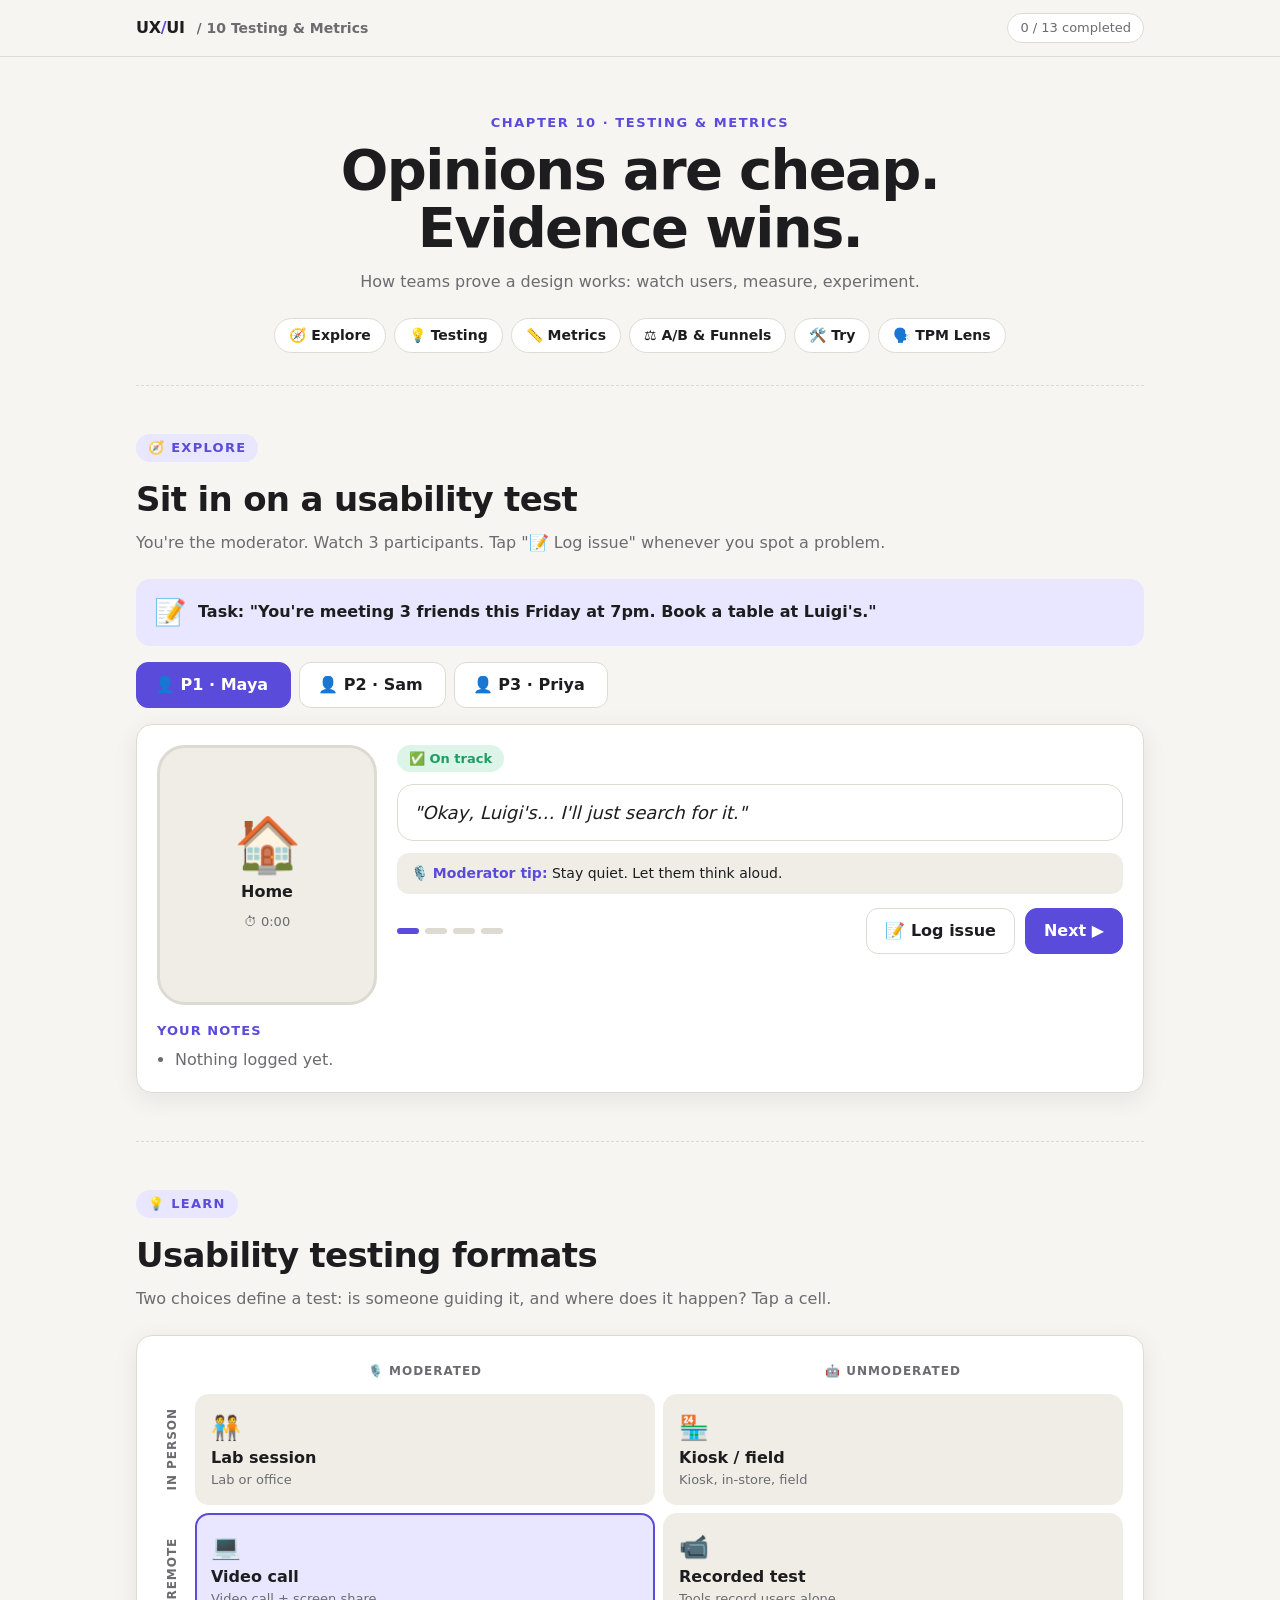
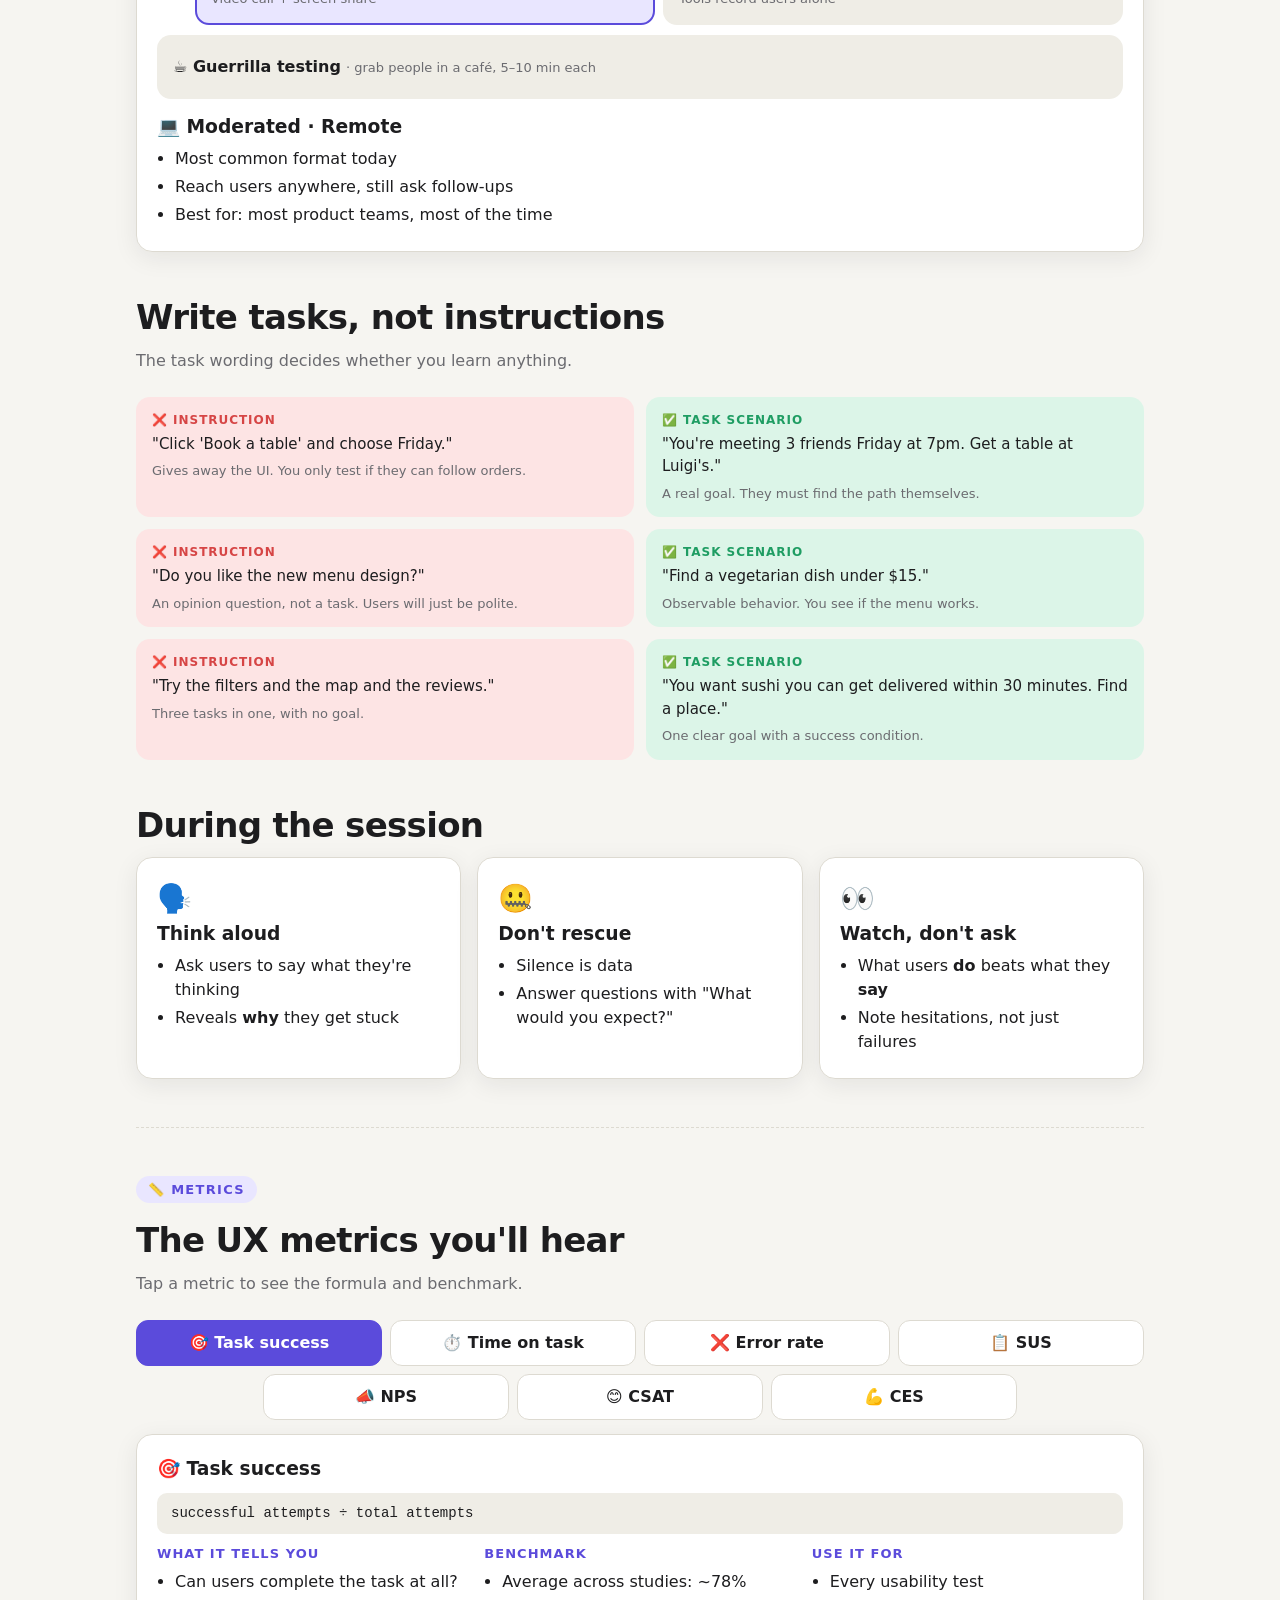
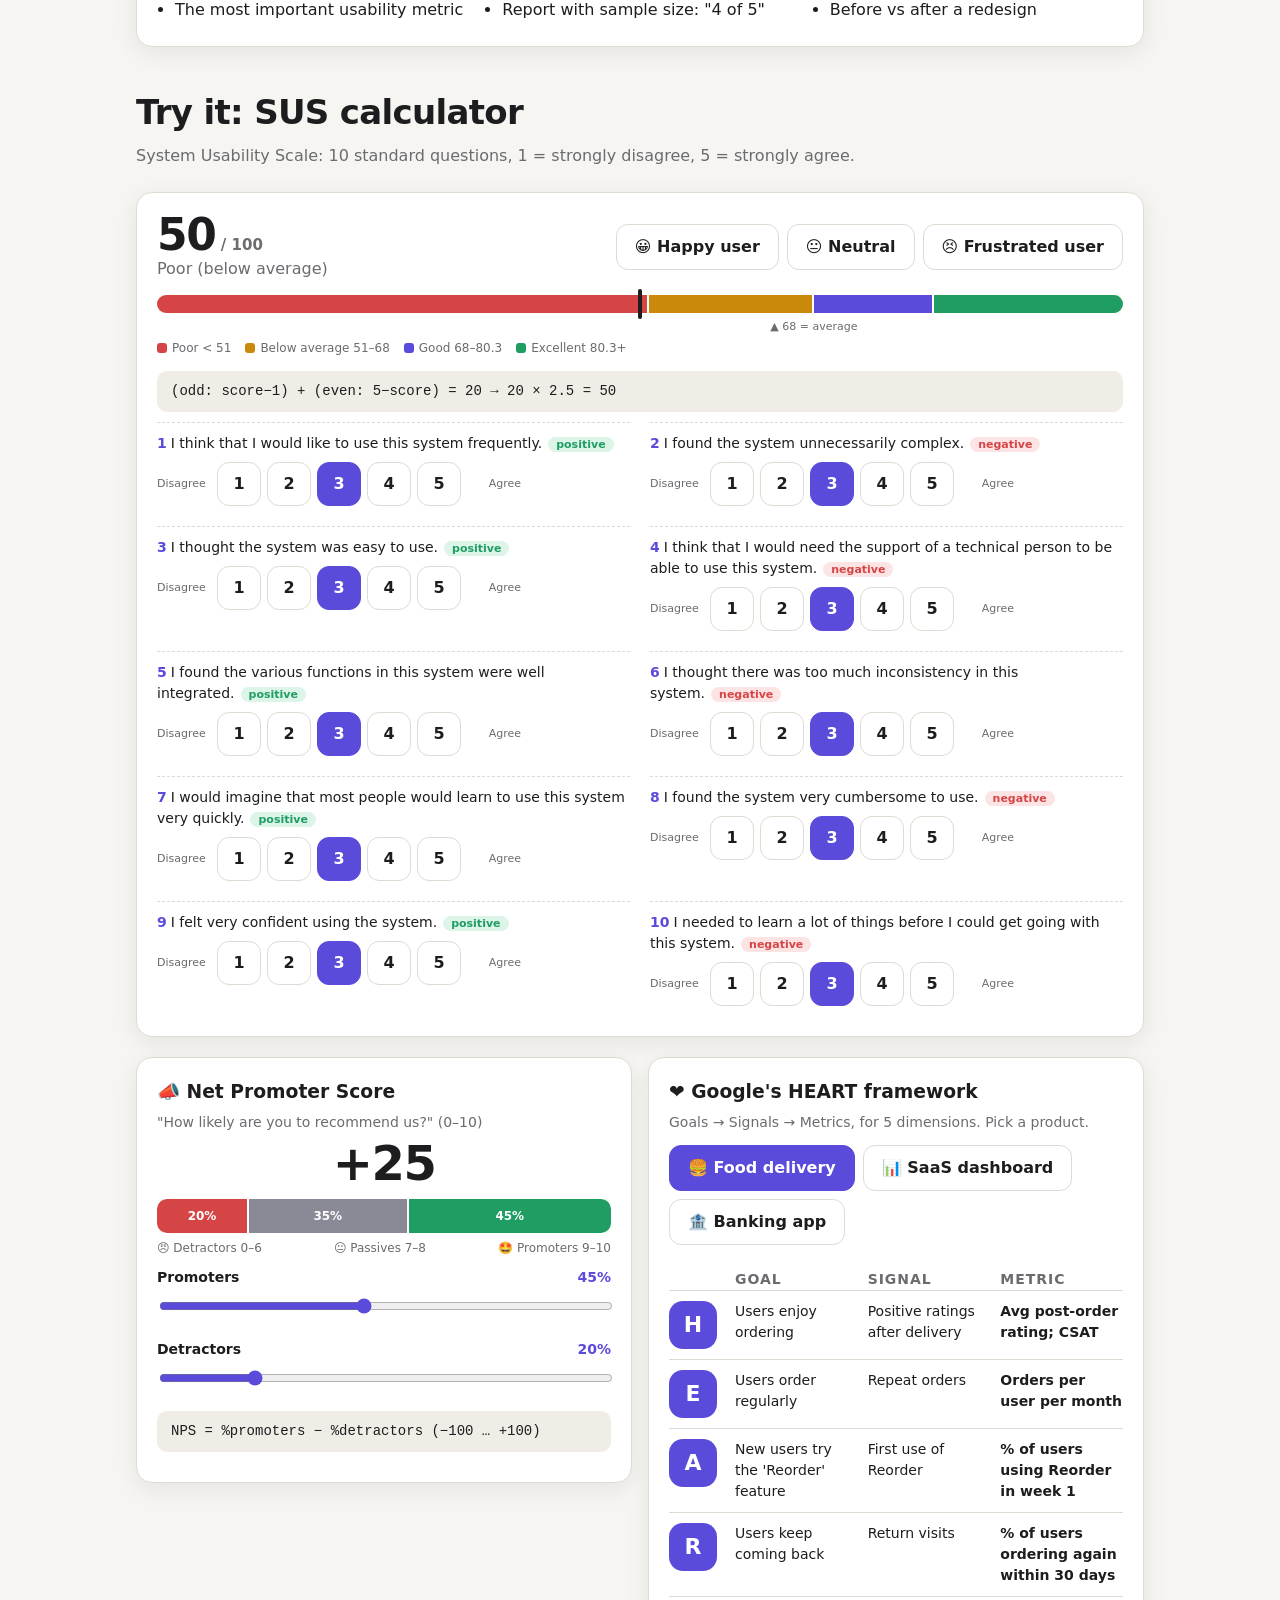
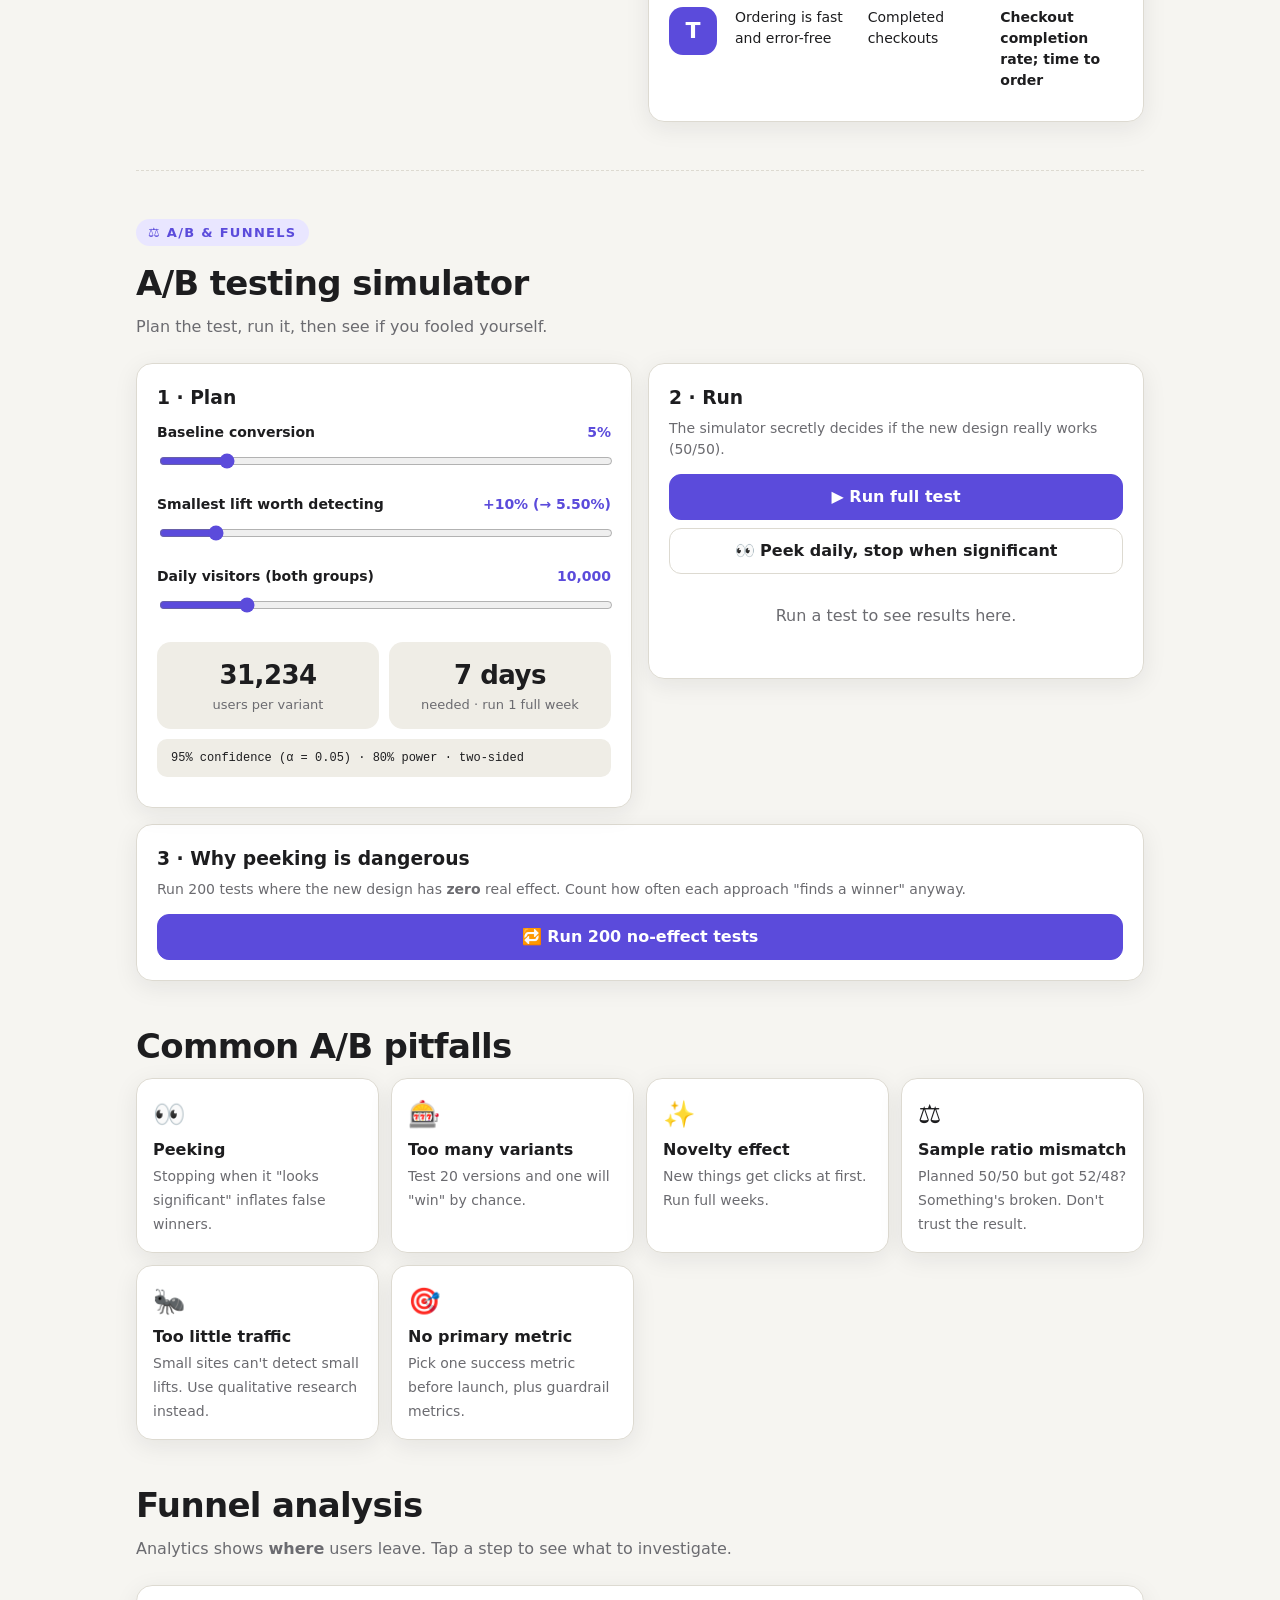
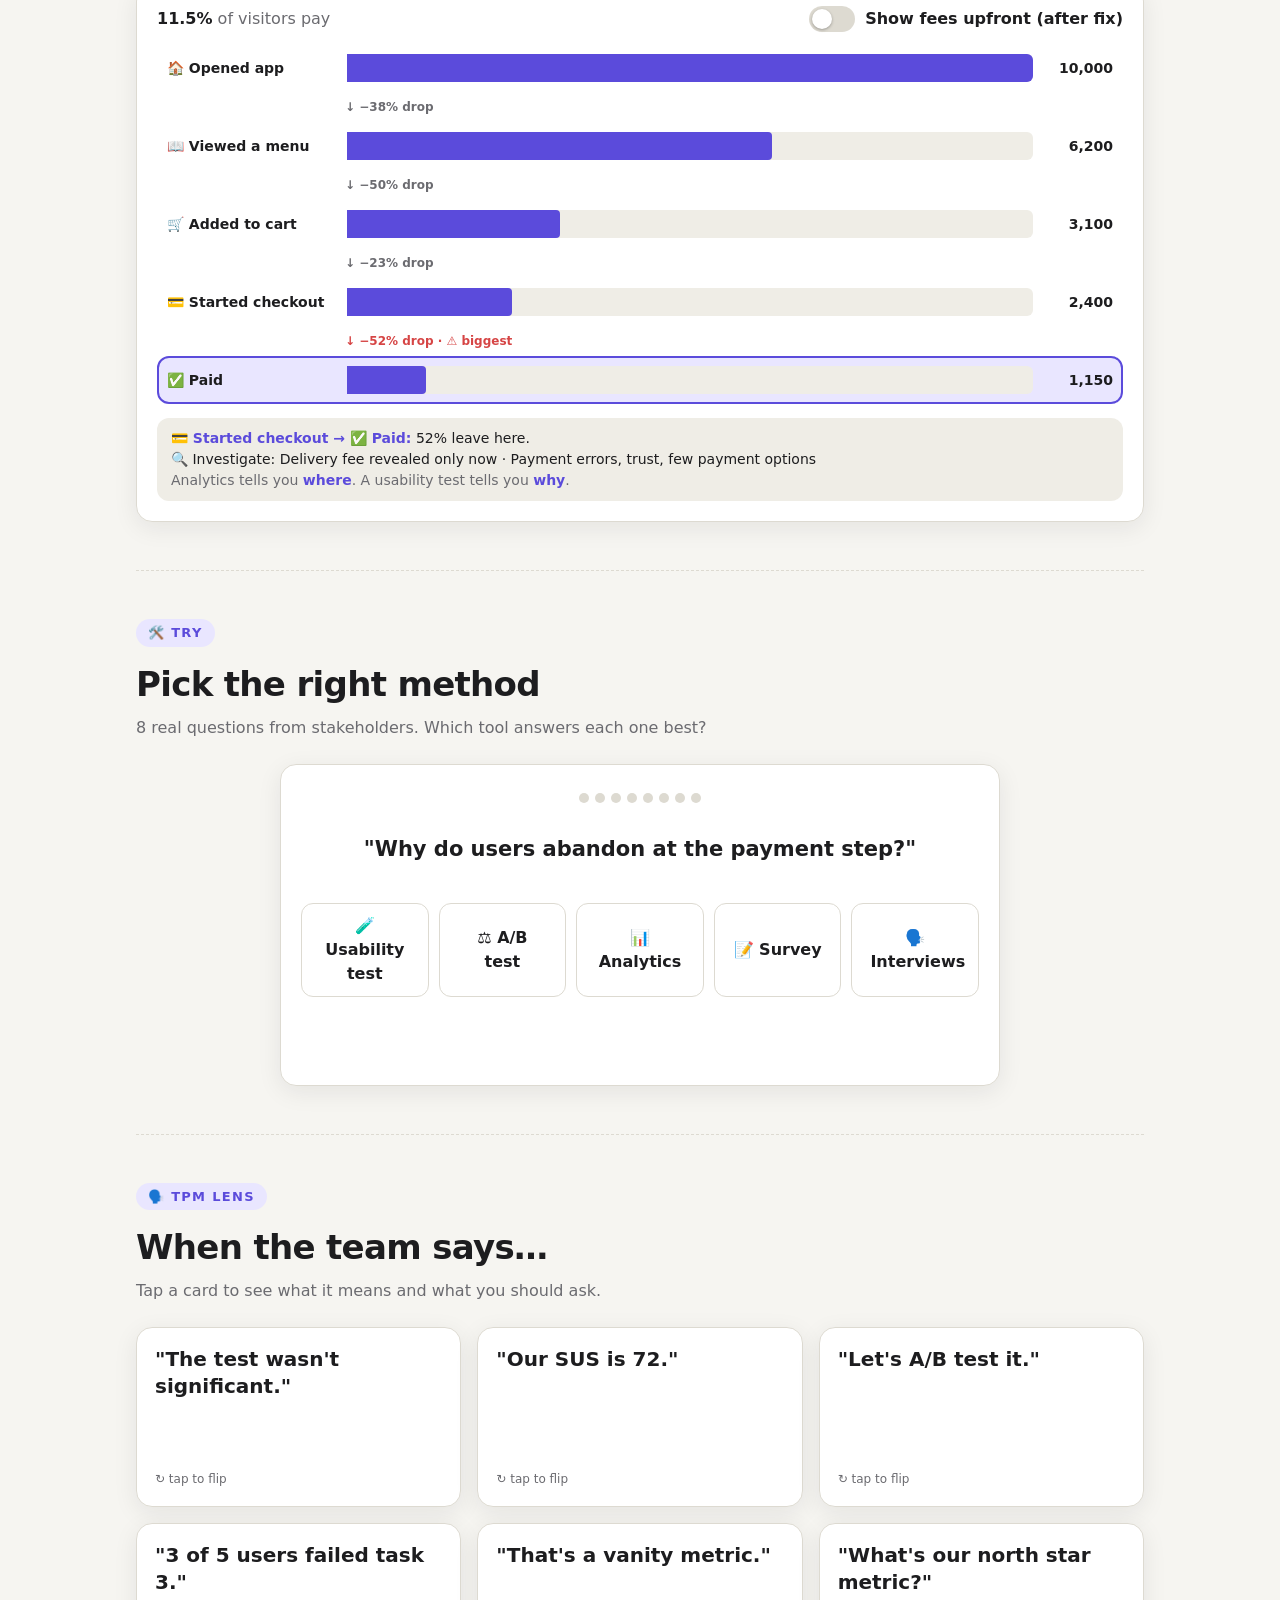
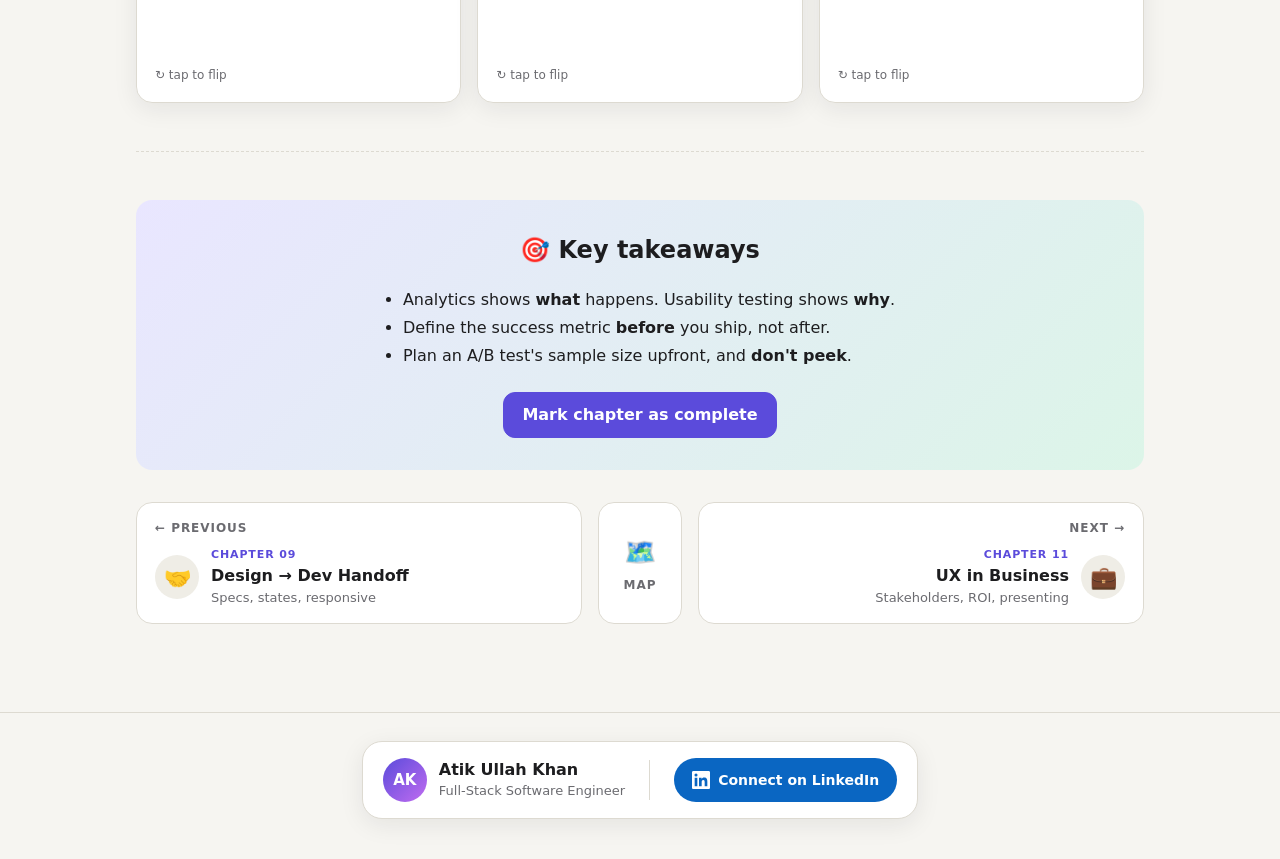
<file: chapters/10-testing-metrics.html>
<!doctype html>
<html lang="en">
<head>
  <meta charset="utf-8">
  <meta name="viewport" content="width=device-width, initial-scale=1">
  <link rel="icon" href="../assets/favicon.svg" type="image/svg+xml">
  <title>Testing &amp; Metrics · UX/UI</title>
  <link rel="stylesheet" href="../assets/style.css?v=4">
  <style data-page>
    .tap { min-height: 44px; }
    .two { display: grid; grid-template-columns: minmax(0, 1fr) minmax(0, 1fr); gap: 16px; align-items: start; }
    @media (max-width: 700px) { .two { grid-template-columns: 1fr; } }
    @media (max-width: 900px) { .two.wide-split { grid-template-columns: 1fr; } }
    .card h3 { margin: 0 0 6px; }
    .muted { color: var(--muted); }
    .kv { display: flex; gap: 8px; flex-wrap: wrap; margin: 10px 0; }
    .kv span { font-size: 13px; background: var(--surface-2); padding: 4px 12px; border-radius: 999px; }
    .kv b { color: var(--accent); }

    /* ---------- Explore: usability test playback ---------- */
    .task-card { display: flex; gap: 12px; align-items: center; padding: 14px 18px; border-radius: 14px; background: var(--accent-soft); font-weight: 600; margin-bottom: 16px; }
    .task-card .e { font-size: 26px; }
    .ptabs { display: flex; gap: 8px; flex-wrap: wrap; margin-bottom: 16px; }
    .ptabs .btn { min-height: 44px; }
    .ptabs .btn.active { background: var(--accent); border-color: var(--accent); color: #fff; }
    .ptabs .btn .st { font-size: 12px; margin-left: 4px; }
    .lab { display: grid; grid-template-columns: 220px minmax(0, 1fr); gap: 20px; align-items: stretch; }
    @media (max-width: 700px) { .lab { grid-template-columns: 1fr; } }
    .phone { border: 3px solid var(--line); border-radius: 28px; padding: 14px 12px; background: var(--surface-2); display: flex; flex-direction: column; align-items: center; justify-content: center; gap: 8px; min-height: 260px; text-align: center; }
    .phone .scr-e { font-size: 54px; line-height: 1; }
    .phone .scr-n { font-weight: 800; }
    .phone .clock { font-variant-numeric: tabular-nums; font-size: 13px; color: var(--muted); }
    .bubble { position: relative; background: var(--surface); border: 1px solid var(--line); border-radius: 16px; padding: 14px 16px; font-size: 18px; font-style: italic; margin-bottom: 12px; }
    .ev { display: inline-flex; gap: 6px; align-items: center; font-size: 13px; font-weight: 700; padding: 4px 12px; border-radius: 999px; margin-bottom: 12px; }
    .ev.ok { background: var(--good-soft); color: var(--good); }
    .ev.hes { background: color-mix(in srgb, var(--warn) 18%, transparent); color: var(--warn); }
    .ev.err, .ev.fail { background: var(--bad-soft); color: var(--bad); }
    .tip { font-size: 14px; background: var(--surface-2); border-radius: 12px; padding: 10px 14px; }
    .tip b { color: var(--accent); }
    .lab-ctrl { display: flex; gap: 10px; align-items: center; flex-wrap: wrap; margin-top: 14px; }
    .lab-ctrl .btn { min-height: 44px; }
    .sdots { display: flex; gap: 6px; margin-right: auto; }
    .sdots i { width: 22px; height: 6px; border-radius: 999px; background: var(--line); }
    .sdots i.on { background: var(--accent); }
    .notes { margin-top: 16px; }
    .notes h4 { margin: 0 0 8px; font-size: 13px; letter-spacing: .08em; text-transform: uppercase; color: var(--accent); }
    .notes ul { margin: 0; padding-left: 18px; }
    .results { margin-top: 20px; display: none; }
    .results.show { display: block; animation: pop .35s ease; }
    @keyframes pop { from { opacity: 0; transform: translateY(8px); } }
    .stats { display: grid; grid-template-columns: repeat(auto-fit, minmax(150px, 1fr)); gap: 12px; margin: 14px 0; }
    .stat { background: var(--surface-2); border-radius: 14px; padding: 14px; text-align: center; }
    .stat .v { font-size: 30px; font-weight: 800; letter-spacing: -.02em; }
    .stat .l { font-size: 13px; color: var(--muted); }
    table.t { width: 100%; border-collapse: collapse; font-size: 14px; }
    table.t th, table.t td { text-align: left; padding: 8px 10px; border-bottom: 1px solid var(--line); }
    table.t th { font-size: 12px; text-transform: uppercase; letter-spacing: .06em; color: var(--muted); }
    .table-wrap { overflow-x: auto; }

    /* ---------- Learn: formats ---------- */
    .fmt { display: grid; grid-template-columns: auto 1fr 1fr; gap: 8px; align-items: stretch; }
    .fmt .h { font-size: 12px; font-weight: 800; letter-spacing: .08em; text-transform: uppercase; color: var(--muted); display: grid; place-items: center; padding: 6px; }
    .fmt .h.row { writing-mode: vertical-rl; transform: rotate(180deg); }
    .cell { font: inherit; text-align: left; cursor: pointer; color: var(--text); background: var(--surface-2); border: 2px solid transparent; border-radius: 14px; padding: 14px; min-height: 92px; transition: border-color .2s, background .2s; }
    .cell:hover { border-color: var(--accent); }
    .cell.active { border-color: var(--accent); background: var(--accent-soft); }
    .cell .e { font-size: 24px; }
    .cell .t { font-weight: 800; }
    .cell .s { font-size: 13px; color: var(--muted); }
    .fmt-panel { margin-top: 14px; }
    .guerrilla { margin-top: 10px; width: 100%; min-height: 64px; }
    .pairs { display: grid; gap: 12px; }
    .pair { display: grid; grid-template-columns: minmax(0, 1fr) minmax(0, 1fr); gap: 12px; }
    @media (max-width: 700px) { .pair { grid-template-columns: 1fr; } }
    .side { border-radius: 14px; padding: 14px 16px; font-size: 15px; }
    .side .tg { font-size: 12px; font-weight: 800; letter-spacing: .08em; text-transform: uppercase; margin-bottom: 4px; }
    .side.bad { background: var(--bad-soft); }
    .side.bad .tg { color: var(--bad); }
    .side.good { background: var(--good-soft); }
    .side.good .tg { color: var(--good); }
    .side .why { font-size: 13px; color: var(--muted); margin-top: 6px; }

    /* ---------- Learn: metrics ---------- */
    .mtabs { display: flex; gap: 8px; flex-wrap: wrap; justify-content: center; margin-bottom: 14px; }
    .mtabs .btn { min-height: 44px; flex: 0 1 calc((100% - 24px) / 4); padding-left: 8px; padding-right: 8px; white-space: nowrap; }
    .mtabs .btn.active { background: var(--accent); border-color: var(--accent); color: #fff; }
    .formula { font-family: ui-monospace, Consolas, monospace; background: var(--surface-2); border-radius: 10px; padding: 10px 14px; font-size: 14px; margin: 10px 0; overflow-x: auto; }
    .m-grid { display: grid; grid-template-columns: repeat(auto-fit, minmax(200px, 1fr)); gap: 16px; }
    .m-grid h4 { margin: 0 0 6px; font-size: 13px; text-transform: uppercase; letter-spacing: .08em; color: var(--accent); }

    .sus-head { display: flex; gap: 16px; align-items: center; flex-wrap: wrap; justify-content: space-between; margin-bottom: 14px; }
    .sus-score { font-size: 44px; font-weight: 800; letter-spacing: -.03em; line-height: 1; }
    .sus-score small { font-size: 15px; color: var(--muted); font-weight: 600; letter-spacing: 0; }
    .sus-presets { display: flex; gap: 8px; flex-wrap: wrap; }
    .sus-presets .btn { min-height: 44px; }
    .gauge { position: relative; height: 18px; border-radius: 999px; overflow: hidden; display: flex; gap: 2px; margin: 8px 0 26px; }
    .gauge span { height: 100%; }
    .gauge-wrap { position: relative; }
    .gauge-mark { position: absolute; top: -6px; width: 4px; height: 30px; background: var(--text); border-radius: 4px; transform: translateX(-50%); transition: left .35s; }
    .gauge-avg { position: absolute; top: 24px; font-size: 11px; color: var(--muted); transform: translateX(-50%); white-space: nowrap; }
    .gauge-legend { display: flex; gap: 14px; flex-wrap: wrap; font-size: 12px; color: var(--muted); margin-bottom: 14px; }
    .gauge-legend i { display: inline-block; width: 10px; height: 10px; border-radius: 3px; margin-right: 5px; vertical-align: -1px; }
    .sus-q { display: grid; grid-template-columns: repeat(auto-fit, minmax(330px, 1fr)); gap: 10px 20px; }
    .q { padding: 10px 0; border-top: 1px dashed var(--line); }
    .q .qt { font-size: 14px; margin-bottom: 8px; }
    .q .qt b { color: var(--accent); margin-right: 4px; }
    .q .qt .pol { font-size: 11px; font-weight: 700; padding: 1px 8px; border-radius: 999px; margin-left: 6px; }
    .pol.pos { background: var(--good-soft); color: var(--good); }
    .pol.neg { background: var(--bad-soft); color: var(--bad); }
    .likert { display: flex; gap: 6px; align-items: center; }
    .likert button { font: inherit; font-weight: 700; width: 44px; height: 44px; border-radius: 12px; border: 1.5px solid var(--line); background: var(--surface); color: var(--text); cursor: pointer; }
    .likert button.on { background: var(--accent); border-color: var(--accent); color: #fff; }
    .likert .end { font-size: 11px; color: var(--muted); width: 54px; }
    .likert .end:last-child { text-align: right; }

    input[type=range] { width: 100%; accent-color: var(--accent); height: 32px; }
    .rng label { display: flex; justify-content: space-between; font-size: 14px; font-weight: 600; margin-top: 10px; }
    .rng label b { color: var(--accent); font-variant-numeric: tabular-nums; }
    .nps-big { font-size: 48px; font-weight: 800; letter-spacing: -.03em; line-height: 1; text-align: center; margin: 6px 0; }
    .stack { display: flex; height: 34px; border-radius: 10px; overflow: hidden; gap: 2px; margin: 12px 0 6px; }
    .stack span { display: grid; place-items: center; font-size: 12px; font-weight: 700; color: #fff; min-width: 0; overflow: hidden; white-space: nowrap; transition: flex-basis .3s; }
    .stack-legend { display: flex; justify-content: space-between; font-size: 12px; color: var(--muted); gap: 8px; flex-wrap: wrap; }
    .heart-sel { display: flex; gap: 8px; flex-wrap: wrap; margin-bottom: 14px; }
    .heart-sel .btn { min-height: 44px; }
    .heart-sel .btn.active { background: var(--accent); border-color: var(--accent); color: #fff; }
    .heart-row { display: grid; grid-template-columns: 56px repeat(3, minmax(0, 1fr)); gap: 10px; align-items: stretch; padding: 10px 0; border-top: 1px solid var(--line); }
    .heart-row.head { border-top: 0; font-size: 12px; font-weight: 800; letter-spacing: .08em; text-transform: uppercase; color: var(--muted); padding-bottom: 0; }
    .heart-row .L { display: grid; place-items: center; width: 48px; height: 48px; border-radius: 14px; background: var(--accent); color: #fff; font-size: 22px; font-weight: 800; }
    .heart-row .L small { display: block; font-size: 9px; font-weight: 700; letter-spacing: .04em; }
    .heart-row div { font-size: 14px; }
    @media (max-width: 700px) {
      .heart-row { grid-template-columns: 48px minmax(0, 1fr); }
      .heart-row.head { display: none; }
      .heart-row div:not(.L) { grid-column: 2; }
      .heart-row div:not(.L)::before { content: attr(data-k); display: block; font-size: 11px; font-weight: 800; color: var(--muted); text-transform: uppercase; letter-spacing: .06em; }
    }

    /* ---------- A/B ---------- */
    .ab-out { display: grid; grid-template-columns: 1fr 1fr; gap: 10px; margin-top: 14px; }
    .ab-out .stat .v { font-size: 26px; }
    .ab-btns { display: flex; gap: 8px; flex-wrap: wrap; margin-top: 14px; }
    .ab-btns .btn { min-height: 44px; flex: 1 1 auto; }
    .bars { display: flex; flex-direction: column; gap: 10px; margin: 12px 0; }
    .bar-row { display: grid; grid-template-columns: 82px minmax(0, 1fr) 64px; gap: 10px; align-items: center; font-size: 14px; }
    .bar-track { height: 26px; background: var(--surface-2); border-radius: 0 6px 6px 0; overflow: hidden; }
    .bar-track i { display: block; height: 100%; border-radius: 0 4px 4px 0; transition: width .5s; }
    .bar-row .val { text-align: right; font-variant-numeric: tabular-nums; font-weight: 700; }
    .verdict { border-radius: 14px; padding: 12px 14px; margin-top: 10px; font-weight: 600; }
    .verdict.yes { background: var(--good-soft); }
    .verdict.no { background: var(--surface-2); }
    .truth { margin-top: 10px; font-size: 14px; padding: 10px 14px; border-radius: 12px; border: 1.5px dashed var(--line); }
    .empty-state { color: var(--muted); text-align: center; padding: 30px 10px; }
    .fp-table td:nth-child(n+2), .fp-table th:nth-child(n+2) { text-align: right; font-variant-numeric: tabular-nums; }
    .pit { display: grid; grid-template-columns: repeat(auto-fit, minmax(220px, 1fr)); gap: 12px; }
    .pit .card { padding: 16px; }
    .pit .e { font-size: 26px; }
    .pit b { display: block; margin: 4px 0 2px; }
    .pit span { font-size: 14px; color: var(--muted); }

    /* ---------- Funnel ---------- */
    .funnel { display: flex; flex-direction: column; gap: 6px; }
    .fstep { font: inherit; color: var(--text); text-align: left; cursor: pointer; display: grid; grid-template-columns: 170px minmax(0, 1fr) 70px; gap: 10px; align-items: center; background: none; border: 2px solid transparent; border-radius: 12px; padding: 6px 8px; min-height: 48px; }
    .fstep:hover { border-color: var(--line); }
    .fstep.active { border-color: var(--accent); background: var(--accent-soft); }
    .fstep .nm { font-size: 14px; font-weight: 600; }
    .fstep .trk { height: 28px; border-radius: 0 6px 6px 0; background: var(--surface-2); overflow: hidden; }
    .fstep .trk i { display: block; height: 100%; background: var(--accent); border-radius: 0 4px 4px 0; transition: width .5s; }
    .fstep .n { text-align: right; font-variant-numeric: tabular-nums; font-weight: 700; font-size: 14px; }
    .drop { margin-left: 178px; font-size: 12px; font-weight: 700; color: var(--muted); padding-left: 10px; }
    .drop.worst { color: var(--bad); }
    @media (max-width: 700px) {
      .fstep { grid-template-columns: 1fr 60px; }
      .fstep .trk { grid-column: 1 / -1; grid-row: 2; }
      .drop { margin-left: 8px; }
    }
    .funnel-panel { margin-top: 14px; }
    .funnel-top { display: flex; justify-content: space-between; align-items: center; gap: 12px; flex-wrap: wrap; margin-bottom: 12px; }

    /* ---------- Try ---------- */
    .quiz-card { text-align: center; max-width: 720px; margin: 0 auto; }
    .quiz-q { font-size: 21px; font-weight: 700; min-height: 70px; display: grid; place-items: center; margin: 12px 0 18px; }
    .quiz-btns { display: grid; grid-template-columns: repeat(5, minmax(0, 1fr)); gap: 10px; }
    @media (max-width: 700px) { .quiz-btns { grid-template-columns: 1fr; } }
    .quiz-btns .btn { min-height: 56px; }
    .quiz-fb { min-height: 52px; margin-top: 16px; font-weight: 600; }
    .quiz-fb.good { color: var(--good); }
    .quiz-fb.bad { color: var(--bad); }
    .dots { display: flex; gap: 6px; justify-content: center; margin-top: 8px; }
    .dots i { width: 10px; height: 10px; border-radius: 50%; background: var(--line); }
    .dots i.good { background: var(--good); }
    .dots i.bad { background: var(--bad); }

    /* ---------- TPM lens ---------- */
    .say { font-size: 20px; font-weight: 700; }
    .flip-back .lbl { font-size: 11px; font-weight: 800; letter-spacing: .1em; text-transform: uppercase; color: var(--accent); margin-top: 8px; }
    .flip-back .lbl:first-child { margin-top: 0; }
    .flip-back p { margin: 2px 0; font-size: 14px; }
  </style>
</head>
<body>
  <header class="topbar">
    <div class="wrap">
      <a class="brand" href="../index.html">UX<span>/</span>UI</a>
      <span class="crumb">/ 10 Testing &amp; Metrics</span>
      <div class="spacer"></div>
      <div class="progress-pill"></div>
    </div>
  </header>

  <main class="wrap view" id="app">
    <section class="hero">
      <div class="kicker">Chapter 10 · Testing &amp; Metrics</div>
      <h1>Opinions are cheap.<br>Evidence wins.</h1>
      <p>How teams prove a design works: watch users, measure, experiment.</p>
      <nav class="stepper">
        <a href="#explore">🧭 Explore</a>
        <a href="#learn">💡 Testing</a>
        <a href="#metrics">📏 Metrics</a>
        <a href="#ab">⚖️ A/B &amp; Funnels</a>
        <a href="#try">🛠️ Try</a>
        <a href="#lens">🗣️ TPM Lens</a>
      </nav>
    </section>

    <!-- ================= EXPLORE ================= -->
    <section class="section" id="explore">
      <span class="step-label">🧭 Explore</span>
      <h2>Sit in on a usability test</h2>
      <p class="sub">You're the moderator. Watch 3 participants. Tap "📝 Log issue" whenever you spot a problem.</p>

      <div class="task-card"><span class="e">📝</span><span>Task: "You're meeting 3 friends this Friday at 7pm. Book a table at Luigi's."</span></div>
      <div class="ptabs" id="ptabs"></div>

      <div class="card">
        <div class="lab">
          <div class="phone" id="phone"></div>
          <div>
            <div class="ev" id="ev"></div>
            <div class="bubble" id="bubble"></div>
            <div class="tip" id="tip"></div>
            <div class="lab-ctrl">
              <div class="sdots" id="sdots"></div>
              <button class="btn" id="log-btn">📝 Log issue</button>
              <button class="btn primary" id="next-btn">Next ▶</button>
            </div>
          </div>
        </div>
        <div class="notes">
          <h4>Your notes</h4>
          <ul id="notes"><li class="muted">Nothing logged yet.</li></ul>
        </div>
      </div>

      <div class="card results" id="results">
        <h3>📊 Session results</h3>
        <div class="stats" id="stats"></div>
        <div class="table-wrap"><table class="t" id="res-table"></table></div>
        <div class="tip" style="margin-top:14px" id="res-tip"></div>
      </div>
    </section>

    <!-- ================= LEARN: TESTING ================= -->
    <section class="section" id="learn">
      <span class="step-label">💡 Learn</span>
      <h2>Usability testing formats</h2>
      <p class="sub">Two choices define a test: is someone guiding it, and where does it happen? Tap a cell.</p>

      <div class="card">
        <div class="fmt" id="fmt"></div>
        <button class="cell guerrilla" id="guerrilla"><span class="t">☕ Guerrilla testing</span> <span class="s">· grab people in a café, 5–10 min each</span></button>
        <div class="fmt-panel" id="fmt-panel"></div>
      </div>

      <h2 style="margin-top:40px">Write tasks, not instructions</h2>
      <p class="sub">The task wording decides whether you learn anything.</p>
      <div class="pairs" id="pairs"></div>

      <h2 style="margin-top:40px">During the session</h2>
      <div class="grid grid-3">
        <div class="card"><div style="font-size:28px">🗣️</div><h3>Think aloud</h3><ul class="bullets"><li>Ask users to say what they're thinking</li><li>Reveals <b>why</b> they get stuck</li></ul></div>
        <div class="card"><div style="font-size:28px">🤐</div><h3>Don't rescue</h3><ul class="bullets"><li>Silence is data</li><li>Answer questions with "What would you expect?"</li></ul></div>
        <div class="card"><div style="font-size:28px">👀</div><h3>Watch, don't ask</h3><ul class="bullets"><li>What users <b>do</b> beats what they <b>say</b></li><li>Note hesitations, not just failures</li></ul></div>
      </div>
    </section>

    <!-- ================= METRICS ================= -->
    <section class="section" id="metrics">
      <span class="step-label">📏 Metrics</span>
      <h2>The UX metrics you'll hear</h2>
      <p class="sub">Tap a metric to see the formula and benchmark.</p>
      <div class="mtabs" id="mtabs"></div>
      <div class="card" id="mpanel"></div>

      <h2 style="margin-top:40px">Try it: SUS calculator</h2>
      <p class="sub">System Usability Scale: 10 standard questions, 1 = strongly disagree, 5 = strongly agree.</p>
      <div class="card">
        <div class="sus-head">
          <div><div class="sus-score" id="sus-score">50</div><div class="muted" id="sus-grade"></div></div>
          <div class="sus-presets">
            <button class="btn" data-preset="happy">😀 Happy user</button>
            <button class="btn" data-preset="meh">😐 Neutral</button>
            <button class="btn" data-preset="sad">😣 Frustrated user</button>
          </div>
        </div>
        <div class="gauge-wrap">
          <div class="gauge" id="gauge"></div>
          <div class="gauge-mark" id="gauge-mark"></div>
          <div class="gauge-avg" style="left:68%">▲ 68 = average</div>
        </div>
        <div class="gauge-legend" id="gauge-legend"></div>
        <div class="formula" id="sus-formula"></div>
        <div class="sus-q" id="sus-q"></div>
      </div>

      <div class="two wide-split" style="margin-top:20px">
        <div class="card">
          <h3>📣 Net Promoter Score</h3>
          <div class="muted" style="font-size:14px">"How likely are you to recommend us?" (0–10)</div>
          <div class="nps-big" id="nps-big"></div>
          <div class="stack" id="nps-stack"></div>
          <div class="stack-legend"><span>😠 Detractors 0–6</span><span>😐 Passives 7–8</span><span>🤩 Promoters 9–10</span></div>
          <div class="rng">
            <label>Promoters <b id="np-v"></b></label>
            <input type="range" id="np" min="0" max="100" value="45" aria-label="Promoters percent">
            <label>Detractors <b id="nd-v"></b></label>
            <input type="range" id="nd" min="0" max="100" value="20" aria-label="Detractors percent">
          </div>
          <div class="formula">NPS = %promoters − %detractors  (−100 … +100)</div>
        </div>
        <div class="card">
          <h3>❤️ Google's HEART framework</h3>
          <div class="muted" style="font-size:14px">Goals → Signals → Metrics, for 5 dimensions. Pick a product.</div>
          <div class="heart-sel" id="heart-sel" style="margin-top:12px"></div>
          <div id="heart"></div>
        </div>
      </div>
    </section>

    <!-- ================= A/B & FUNNELS ================= -->
    <section class="section" id="ab">
      <span class="step-label">⚖️ A/B &amp; Funnels</span>
      <h2>A/B testing simulator</h2>
      <p class="sub">Plan the test, run it, then see if you fooled yourself.</p>

      <div class="two">
        <div class="card">
          <h3>1 · Plan</h3>
          <div class="rng">
            <label>Baseline conversion <b id="ab-p-v"></b></label>
            <input type="range" id="ab-p" min="1" max="30" value="5" aria-label="Baseline conversion percent">
            <label>Smallest lift worth detecting <b id="ab-l-v"></b></label>
            <input type="range" id="ab-l" min="5" max="50" step="5" value="10" aria-label="Minimum detectable lift percent">
            <label>Daily visitors (both groups) <b id="ab-d-v"></b></label>
            <input type="range" id="ab-d" min="1000" max="50000" step="1000" value="10000" aria-label="Daily visitors">
          </div>
          <div class="ab-out">
            <div class="stat"><div class="v" id="ab-n"></div><div class="l">users per variant</div></div>
            <div class="stat"><div class="v" id="ab-days"></div><div class="l" id="ab-weeks"></div></div>
          </div>
          <div class="formula" style="font-size:12px">95% confidence (α = 0.05) · 80% power · two-sided</div>
        </div>

        <div class="card">
          <h3>2 · Run</h3>
          <div class="muted" style="font-size:14px">The simulator secretly decides if the new design really works (50/50).</div>
          <div class="ab-btns">
            <button class="btn primary" id="ab-run">▶ Run full test</button>
            <button class="btn" id="ab-peek">👀 Peek daily, stop when significant</button>
          </div>
          <div id="ab-result"><div class="empty-state">Run a test to see results here.</div></div>
        </div>
      </div>

      <div class="card" style="margin-top:16px">
        <h3>3 · Why peeking is dangerous</h3>
        <div class="muted" style="font-size:14px">Run 200 tests where the new design has <b>zero</b> real effect. Count how often each approach "finds a winner" anyway.</div>
        <div class="ab-btns"><button class="btn primary" id="ab-aa">🔁 Run 200 no-effect tests</button></div>
        <div class="table-wrap" id="ab-aa-out"></div>
      </div>

      <h2 style="margin-top:40px">Common A/B pitfalls</h2>
      <div class="pit">
        <div class="card"><div class="e">👀</div><b>Peeking</b><span>Stopping when it "looks significant" inflates false winners.</span></div>
        <div class="card"><div class="e">🎰</div><b>Too many variants</b><span>Test 20 versions and one will "win" by chance.</span></div>
        <div class="card"><div class="e">✨</div><b>Novelty effect</b><span>New things get clicks at first. Run full weeks.</span></div>
        <div class="card"><div class="e">⚖️</div><b>Sample ratio mismatch</b><span>Planned 50/50 but got 52/48? Something's broken. Don't trust the result.</span></div>
        <div class="card"><div class="e">🐜</div><b>Too little traffic</b><span>Small sites can't detect small lifts. Use qualitative research instead.</span></div>
        <div class="card"><div class="e">🎯</div><b>No primary metric</b><span>Pick one success metric before launch, plus guardrail metrics.</span></div>
      </div>

      <h2 style="margin-top:40px">Funnel analysis</h2>
      <p class="sub">Analytics shows <b>where</b> users leave. Tap a step to see what to investigate.</p>
      <div class="card">
        <div class="funnel-top">
          <div><b id="f-conv"></b> <span class="muted">of visitors pay</span></div>
          <label class="toggle"><input type="checkbox" id="f-fix"><span class="track"></span>Show fees upfront (after fix)</label>
        </div>
        <div class="funnel" id="funnel"></div>
        <div class="tip funnel-panel" id="f-panel"></div>
      </div>
    </section>

    <!-- ================= TRY ================= -->
    <section class="section" id="try">
      <span class="step-label">🛠️ Try</span>
      <h2>Pick the right method</h2>
      <p class="sub">8 real questions from stakeholders. Which tool answers each one best?</p>
      <div class="card quiz-card" id="quiz"></div>
    </section>

    <!-- ================= TPM LENS ================= -->
    <section class="section" id="lens">
      <span class="step-label">🗣️ TPM Lens</span>
      <h2>When the team says…</h2>
      <p class="sub">Tap a card to see what it means and what you should ask.</p>
      <div class="grid grid-3" id="lens-cards"></div>
    </section>

    <!-- ================= WRAP ================= -->
    <section class="section">
      <div class="done-banner">
        <h3>🎯 Key takeaways</h3>
        <ul class="bullets" style="display:inline-block;text-align:left;margin:8px 0 20px">
          <li>Analytics shows <b>what</b> happens. Usability testing shows <b>why</b>.</li>
          <li>Define the success metric <b>before</b> you ship, not after.</li>
          <li>Plan an A/B test's sample size upfront, and <b>don't peek</b>.</li>
        </ul>
        <div><button class="btn primary" id="mark-done">Mark chapter as complete</button></div>
      </div>
      <nav class="chapter-nav"></nav>
    </section>
  </main>

  <footer class="footer">Built step by step · Progress is saved in your browser</footer>

  <script type="text/page-script">
    const $ = id => document.getElementById(id);
    const list = a => `<ul class="bullets">${a.map(x => `<li>${x}</li>`).join("")}</ul>`;

    /* ================= Explore: usability test playback ================= */
    const ISSUES = {
      book: "'Book a table' isn't visible on the home screen",
      explore: "'Explore' tab label misleads users",
      weekday: "Date picker shows numbers only, no weekdays",
      confirm: "Confirmation doesn't restate time and party size",
      alt: "Full time slots are hidden, with no alternatives offered",
    };
    const EV = { ok: ["ok", "✅ On track"], hes: ["hes", "⚠️ Hesitation"], err: ["err", "❌ Error"], done: ["ok", "🏁 Task complete"], fail: ["fail", "🏳️ Gave up"] };
    const PARTS = [
      { name: "Maya", steps: [
        { t: 0,  scr: ["🏠", "Home"], ev: "ok", say: "Okay, Luigi's… I'll just search for it.", tip: "Stay quiet. Let them think aloud." },
        { t: 12, scr: ["🔍", "Search"], ev: "ok", say: "There it is. Tap.", tip: "Smooth so far. Note the time." },
        { t: 25, scr: ["📅", "Date & time"], ev: "ok", say: "Friday… 7pm… 4 people. Easy.", tip: "Watch where their eyes and finger go." },
        { t: 48, scr: ["✅", "Booked"], ev: "done", say: "Done! That was quick.", tip: "Success in 48s, 0 errors." },
      ] },
      { name: "Sam", steps: [
        { t: 0,  scr: ["🏠", "Home"], ev: "hes", issue: "book", say: "Hmm, where do I book? Maybe under 'Explore'?", tip: "Don't point! Ask: \"What are you looking for?\"" },
        { t: 22, scr: ["🧭", "Explore"], ev: "err", issue: "explore", say: "No… these are food articles. Going back.", tip: "A wrong path is an error. Log it." },
        { t: 40, scr: ["🔍", "Search"], ev: "ok", say: "Ah, search. Luigi's.", tip: "Recovered on their own." },
        { t: 58, scr: ["📅", "Date picker"], ev: "hes", issue: "weekday", say: "Which one is Friday? There are only numbers.", tip: "Long pause = hesitation. Note what confused them." },
        { t: 95, scr: ["✅", "Booked"], ev: "done", issue: "confirm", say: "Got it… I think? Did it keep 7pm?", tip: "Success, but with doubt. Doubt is a finding too." },
      ] },
      { name: "Priya", steps: [
        { t: 0,  scr: ["🏠", "Home"], ev: "ok", say: "I'll search for Luigi's.", tip: "Stay quiet. Let them think aloud." },
        { t: 15, scr: ["🍝", "Restaurant page"], ev: "ok", say: "Book a table… here.", tip: "Note the path they chose." },
        { t: 30, scr: ["📅", "Date picker"], ev: "err", issue: "weekday", say: "Friday is… the 14th? Tap.", tip: "They picked the wrong date. Don't correct them!" },
        { t: 70, scr: ["⏰", "Time slots"], ev: "hes", issue: "alt", say: "Only 5pm and 9pm? Where's 7?", tip: "Ask: \"What did you expect to see?\"" },
        { t: 110, scr: ["🏳️", "Gave up"], ev: "fail", say: "Honestly, I'd just call them.", tip: "Task failure. That's the most valuable data." },
      ] },
    ];
    let pIdx = 0, sIdx = 0;
    const seen = PARTS.map(() => 0);          // furthest step reached per participant
    const logged = new Set();                  // "participant-step" keys logged by the user
    function renderLab() {
      const P = PARTS[pIdx], s = P.steps[sIdx];
      $("ptabs").innerHTML = PARTS.map((p, i) => {
        const fin = seen[i] === p.steps.length - 1;
        const st = fin ? (p.steps.at(-1).ev === "fail" ? "🏳️" : "✅") : "";
        return `<button class="btn ${i === pIdx ? "active" : ""}" data-p="${i}">👤 P${i + 1} · ${p.name}<span class="st">${st}</span></button>`;
      }).join("");
      $("phone").innerHTML = `<div class="scr-e">${s.scr[0]}</div><div class="scr-n">${s.scr[1]}</div>
        <div class="clock">⏱ ${Math.floor(s.t / 60)}:${String(s.t % 60).padStart(2, "0")}</div>`;
      const [cls, lbl] = EV[s.ev];
      $("ev").className = `ev ${cls}`; $("ev").textContent = lbl;
      $("bubble").textContent = `"${s.say}"`;
      $("tip").innerHTML = `<b>🎙️ Moderator tip:</b> ${s.tip}`;
      $("sdots").innerHTML = P.steps.map((_, i) => `<i class="${i <= sIdx ? "on" : ""}"></i>`).join("");
      const key = `${pIdx}-${sIdx}`;
      $("log-btn").textContent = logged.has(key) ? "✓ Logged" : "📝 Log issue";
      $("log-btn").disabled = logged.has(key);
      const last = sIdx === P.steps.length - 1;
      $("next-btn").textContent = last ? (pIdx < PARTS.length - 1 ? `Next participant ▶` : "📊 See results") : "Next ▶";
    }
    function renderNotes() {
      const items = [...logged].map(k => {
        const [p, s] = k.split("-").map(Number);
        const st = PARTS[p].steps[s];
        return `<li>P${p + 1} · ${st.scr[1]}: ${st.issue ? ISSUES[st.issue] : st.ev === "fail" ? `<span class="muted">task failed. The cause is in earlier steps</span>` : `<span class="muted">nothing wrong here (false alarm)</span>`}</li>`;
      });
      $("notes").innerHTML = items.length ? items.join("") : `<li class="muted">Nothing logged yet.</li>`;
    }
    function renderResults() {
      const res = PARTS.map(p => {
        const last = p.steps.at(-1);
        return { name: p.name, ok: last.ev !== "fail", time: last.t, errors: p.steps.filter(s => s.ev === "err").length };
      });
      const okN = res.filter(r => r.ok).length;
      const okTimes = res.filter(r => r.ok).map(r => r.time);
      const avg = Math.round(okTimes.reduce((a, b) => a + b, 0) / okTimes.length);
      const errs = res.reduce((a, r) => a + r.errors, 0);
      // Which unique issues exist, how many participants hit each, and which the user caught
      const hits = {};
      PARTS.forEach((p, pi) => p.steps.forEach((s, si) => { if (s.issue) (hits[s.issue] ||= { n: 0, caught: false }).n++; if (s.issue && logged.has(`${pi}-${si}`)) hits[s.issue].caught = true; }));
      const total = Object.keys(hits).length, caught = Object.values(hits).filter(h => h.caught).length;
      $("stats").innerHTML = `
        <div class="stat"><div class="v">${Math.round(okN / res.length * 100)}%</div><div class="l">Task success (${okN}/${res.length})</div></div>
        <div class="stat"><div class="v">${avg}s</div><div class="l">Avg time on task (successful)</div></div>
        <div class="stat"><div class="v">${errs}</div><div class="l">Errors (wrong paths / picks)</div></div>
        <div class="stat"><div class="v">${caught}/${total}</div><div class="l">Issues you logged</div></div>`;
      const rows = Object.entries(hits).sort((a, b) => b[1].n - a[1].n);
      $("res-table").innerHTML = `<tr><th>Issue</th><th>Participants</th><th>You caught it?</th></tr>` +
        rows.map(([k, h]) => `<tr><td>${ISSUES[k]}</td><td>${h.n} of 3</td><td>${h.caught ? "✅" : "—"}</td></tr>`).join("");
      $("res-tip").innerHTML = `<b>💡 Finding:</b> the date picker tripped up 2 of 3 people and caused the only failure. Fix that first. Prioritize by <b>frequency × impact</b>.`;
      $("results").classList.add("show");
    }
    $("explore").addEventListener("click", e => {
      const tab = e.target.closest("[data-p]");
      if (tab) { pIdx = +tab.dataset.p; sIdx = 0; renderLab(); return; }
      if (e.target.closest("#log-btn")) { logged.add(`${pIdx}-${sIdx}`); renderLab(); renderNotes(); return; }
      if (e.target.closest("#next-btn")) {
        const P = PARTS[pIdx];
        if (sIdx < P.steps.length - 1) sIdx++;
        else if (pIdx < PARTS.length - 1) { pIdx++; sIdx = 0; }
        else { renderResults(); $("results").scrollIntoView({ behavior: "smooth", block: "nearest" }); }
        seen[pIdx] = Math.max(seen[pIdx], sIdx);
        renderLab();
      }
    });
    renderLab();

    /* ================= Learn: formats ================= */
    const FMT = {
      "mod-person": { e: "🧑‍🤝‍🧑", n: "Lab session", t: "Moderated · In person", s: "Lab or office",
        b: ["Richest insight: body language, follow-up questions", "Slow and costly: ~1 hour per user", "Best for: early concepts, complex flows"] },
      "mod-remote": { e: "💻", n: "Video call", t: "Moderated · Remote", s: "Video call + screen share",
        b: ["Most common format today", "Reach users anywhere, still ask follow-ups", "Best for: most product teams, most of the time"] },
      "un-person": { e: "🏪", n: "Kiosk / field", t: "Unmoderated · In person", s: "Kiosk, in-store, field",
        b: ["Rare: users test alone in a set location", "Best for: physical contexts (retail, kiosks)"] },
      "un-remote": { e: "📹", n: "Recorded test", t: "Unmoderated · Remote", s: "Tools record users alone",
        b: ["Fast and cheap: results in hours", "No follow-ups, so tasks must be crystal clear", "Best for: validating specific flows at scale"] },
      guerrilla: { e: "☕", n: "Guerrilla", t: "Guerrilla testing", s: "Informal, in public",
        b: ["Cheapest possible: a coffee for 10 minutes", "Participants may not be your real users", "Best for: quick gut checks on a prototype"] },
    };
    let fmtActive = "mod-remote";
    function renderFmt() {
      const cell = k => { const f = FMT[k]; return `<button class="cell ${fmtActive === k ? "active" : ""}" data-f="${k}"><div class="e">${f.e}</div><div class="t">${f.n}</div><div class="s">${f.s}</div></button>`; };
      $("fmt").innerHTML = `
        <span></span><span class="h">🎙️ Moderated</span><span class="h">🤖 Unmoderated</span>
        <span class="h row">In person</span>${cell("mod-person")}${cell("un-person")}
        <span class="h row">Remote</span>${cell("mod-remote")}${cell("un-remote")}`;
      $("guerrilla").classList.toggle("active", fmtActive === "guerrilla");
      const f = FMT[fmtActive];
      $("fmt-panel").innerHTML = `<h3>${f.e} ${f.t}</h3>${list(f.b)}`;
    }
    $("learn").addEventListener("click", e => {
      const c = e.target.closest("[data-f]");
      if (c) { fmtActive = c.dataset.f; renderFmt(); }
      if (e.target.closest("#guerrilla")) { fmtActive = "guerrilla"; renderFmt(); }
    });
    renderFmt();

    const PAIRS = [
      ["Click 'Book a table' and choose Friday.", "Gives away the UI. You only test if they can follow orders.",
       "You're meeting 3 friends Friday at 7pm. Get a table at Luigi's.", "A real goal. They must find the path themselves."],
      ["Do you like the new menu design?", "An opinion question, not a task. Users will just be polite.",
       "Find a vegetarian dish under $15.", "Observable behavior. You see if the menu works."],
      ["Try the filters and the map and the reviews.", "Three tasks in one, with no goal.",
       "You want sushi you can get delivered within 30 minutes. Find a place.", "One clear goal with a success condition."],
    ];
    $("pairs").innerHTML = PAIRS.map(([b, bw, g, gw]) => `
      <div class="pair">
        <div class="side bad"><div class="tg">❌ Instruction</div>"${b}"<div class="why">${bw}</div></div>
        <div class="side good"><div class="tg">✅ Task scenario</div>"${g}"<div class="why">${gw}</div></div>
      </div>`).join("");

    /* ================= Metrics ================= */
    const METRICS = [
      { k: "Task success", e: "🎯", f: "successful attempts ÷ total attempts",
        what: ["Can users complete the task at all?", "The most important usability metric"],
        bench: ["Average across studies: ~78%", "Report with sample size: \"4 of 5\""],
        use: ["Every usability test", "Before vs after a redesign"] },
      { k: "Time on task", e: "⏱️", f: "average time of successful attempts (median if skewed)",
        what: ["How efficient is the flow?", "Exclude failed attempts"],
        bench: ["Compare against your previous version or a competitor", "No universal \"good\" number"],
        use: ["Frequent tasks (checkout, search)", "Expert-user tools"] },
      { k: "Error rate", e: "❌", f: "errors ÷ opportunities for error",
        what: ["Wrong clicks, wrong paths, wrong inputs", "Shows where the design misleads"],
        bench: ["Track per step, not just per task", "Severity matters more than count"],
        use: ["Forms, data entry", "Safety- or money-critical flows"] },
      { k: "SUS", e: "📋", f: "Σ(odd: score−1) + Σ(even: 5−score), then × 2.5  → 0–100",
        what: ["10-question survey on perceived usability", "Industry standard since 1986"],
        bench: ["68 = average", "80+ = excellent (top ~10%)"],
        use: ["After a usability test", "Track quarter over quarter"] },
      { k: "NPS", e: "📣", f: "%promoters (9–10) − %detractors (0–6)",
        what: ["Loyalty: would they recommend you?", "Range −100 to +100"],
        bench: ["Above 0 is good, above 50 excellent", "Varies a lot by industry"],
        use: ["Relationship tracking, not single features", "Always read the comments, not just the number"] },
      { k: "CSAT", e: "😊", f: "% of 4–5 answers on \"How satisfied were you?\" (1–5)",
        what: ["Satisfaction with one interaction", "Short-term, specific"],
        bench: ["~75–85% is typical for good products"],
        use: ["Right after support chats, purchases, onboarding"] },
      { k: "CES", e: "💪", f: "average of \"How easy was it to…?\" (1–7)",
        what: ["Customer Effort Score: how hard was it?", "Effort predicts churn well"],
        bench: ["Higher = easier (on 1–7 scale)", "Compare touchpoints against each other"],
        use: ["Support flows, account changes, returns"] },
    ];
    let mActive = 0;
    function renderMetric() {
      $("mtabs").innerHTML = METRICS.map((m, i) => `<button class="btn ${i === mActive ? "active" : ""}" data-m="${i}">${m.e} ${m.k}</button>`).join("");
      const m = METRICS[mActive];
      $("mpanel").innerHTML = `<h3>${m.e} ${m.k}</h3><div class="formula">${m.f}</div>
        <div class="m-grid"><div><h4>What it tells you</h4>${list(m.what)}</div><div><h4>Benchmark</h4>${list(m.bench)}</div><div><h4>Use it for</h4>${list(m.use)}</div></div>`;
    }
    $("mtabs").onclick = e => { const b = e.target.closest("[data-m]"); if (b) { mActive = +b.dataset.m; renderMetric(); } };
    renderMetric();

    /* SUS calculator: the standard 10 items. Odd items are positive, even items negative. */
    const SUS = [
      "I think that I would like to use this system frequently.",
      "I found the system unnecessarily complex.",
      "I thought the system was easy to use.",
      "I think that I would need the support of a technical person to be able to use this system.",
      "I found the various functions in this system were well integrated.",
      "I thought there was too much inconsistency in this system.",
      "I would imagine that most people would learn to use this system very quickly.",
      "I found the system very cumbersome to use.",
      "I felt very confident using the system.",
      "I needed to learn a lot of things before I could get going with this system.",
    ];
    const BANDS = [[0, 51, "var(--bad)", "Poor"], [51, 68, "var(--warn)", "Below average"], [68, 80.3, "var(--accent)", "Good"], [80.3, 100, "var(--good)", "Excellent"]];
    let sus = SUS.map(() => 3);
    const PRESETS = { happy: [5, 1, 5, 2, 4, 1, 5, 1, 5, 2], meh: [3, 3, 3, 3, 3, 3, 3, 3, 3, 3], sad: [2, 5, 2, 4, 2, 4, 2, 5, 1, 4] };
    function susScore(a) {
      const sum = a.reduce((s, v, i) => s + (i % 2 === 0 ? v - 1 : 5 - v), 0);
      return { sum, score: sum * 2.5 };
    }
    $("gauge").innerHTML = BANDS.map(([a, b, c]) => `<span style="flex:${b - a};background:${c}"></span>`).join("");
    $("gauge-legend").innerHTML = BANDS.map(([a, b, c, l]) => `<span><i style="background:${c}"></i>${l} ${a === 0 ? "< 51" : a === 80.3 ? "80.3+" : `${a}–${b}`}</span>`).join("");
    function renderSus() {
      const { sum, score } = susScore(sus);
      $("sus-score").innerHTML = `${score}<small> / 100</small>`;
      const band = BANDS.find(([a, b]) => score >= a && score <= b) || BANDS[0];
      $("sus-grade").textContent = `${band[3]} ${score >= 68 ? "(above average)" : "(below average)"}`;
      $("gauge-mark").style.left = score + "%";
      $("sus-formula").textContent = `(odd: score−1) + (even: 5−score) = ${sum}  →  ${sum} × 2.5 = ${score}`;
      $("sus-q").innerHTML = SUS.map((q, i) => `
        <div class="q"><div class="qt"><b>${i + 1}</b>${q}<span class="pol ${i % 2 ? "neg" : "pos"}">${i % 2 ? "negative" : "positive"}</span></div>
          <div class="likert"><span class="end">Disagree</span>${[1, 2, 3, 4, 5].map(v => `<button class="${sus[i] === v ? "on" : ""}" data-q="${i}" data-v="${v}" aria-label="Question ${i + 1}: ${v}">${v}</button>`).join("")}<span class="end">Agree</span></div></div>`).join("");
    }
    $("metrics").addEventListener("click", e => {
      const b = e.target.closest("[data-q]");
      if (b) { sus[+b.dataset.q] = +b.dataset.v; renderSus(); }
      const p = e.target.closest("[data-preset]");
      if (p) { sus = [...PRESETS[p.dataset.preset]]; renderSus(); }
    });
    renderSus();

    /* NPS */
    function renderNps(changed) {
      let P = +$("np").value, D = +$("nd").value;
      if (P + D > 100) { if (changed === "np") D = 100 - P; else P = 100 - D; $("np").value = P; $("nd").value = D; }
      const pas = 100 - P - D, nps = P - D;
      $("np-v").textContent = P + "%"; $("nd-v").textContent = D + "%";
      $("nps-big").textContent = (nps > 0 ? "+" : "") + nps;
      $("nps-big").style.color = nps >= 50 ? "var(--good)" : nps >= 0 ? "var(--text)" : "var(--bad)";
      const seg = (v, c, l) => `<span style="flex-basis:${v}%;background:${c}" title="${l} ${v}%">${v >= 12 ? v + "%" : ""}</span>`;
      $("nps-stack").innerHTML = seg(D, "var(--bad)", "Detractors") + seg(pas, "#8a8a96", "Passives") + seg(P, "var(--good)", "Promoters");
    }
    $("np").oninput = () => renderNps("np");
    $("nd").oninput = () => renderNps("nd");
    renderNps();

    /* HEART */
    const HEART = {
      "🍔 Food delivery": [
        ["Users enjoy ordering", "Positive ratings after delivery", "Avg post-order rating; CSAT"],
        ["Users order regularly", "Repeat orders", "Orders per user per month"],
        ["New users try the 'Reorder' feature", "First use of Reorder", "% of users using Reorder in week 1"],
        ["Users keep coming back", "Return visits", "% of users ordering again within 30 days"],
        ["Ordering is fast and error-free", "Completed checkouts", "Checkout completion rate; time to order"]],
      "📊 SaaS dashboard": [
        ["Users find the dashboard useful", "Survey responses", "SUS score; NPS"],
        ["Users rely on it daily", "Sessions and reports viewed", "Weekly active users; reports per user"],
        ["Teams adopt new 'Alerts'", "Alerts created", "% of accounts creating 1+ alert"],
        ["Accounts renew", "Logins over time", "Monthly logo churn; 90-day retention"],
        ["Users build reports easily", "Report builder completions", "Report creation success rate; time to first report"]],
      "🏦 Banking app": [
        ["Users feel safe and in control", "App store reviews, survey", "CSAT on transfers; review sentiment"],
        ["Users manage money in-app", "Logins, actions per session", "Monthly active users; transfers per user"],
        ["Users switch to digital cheque deposit", "First mobile deposit", "% of users with 1+ mobile deposit"],
        ["Users stay with the app", "Monthly logins", "% still active after 6 months"],
        ["Payments succeed first time", "Failed or abandoned payments", "Payment success rate; CES on transfers"]],
    };
    const HEARTL = [["H", "Happiness"], ["E", "Engagement"], ["A", "Adoption"], ["R", "Retention"], ["T", "Task success"]];
    let heartP = Object.keys(HEART)[0];
    function renderHeart() {
      $("heart-sel").innerHTML = Object.keys(HEART).map(k => `<button class="btn ${k === heartP ? "active" : ""}" data-h="${k}">${k}</button>`).join("");
      $("heart").innerHTML = `<div class="heart-row head"><span></span><div>Goal</div><div>Signal</div><div>Metric</div></div>` +
        HEART[heartP].map((r, i) => `<div class="heart-row"><div class="L" title="${HEARTL[i][1]}">${HEARTL[i][0]}</div>
          <div data-k="Goal">${r[0]}</div><div data-k="Signal">${r[1]}</div><div data-k="Metric"><b>${r[2]}</b></div></div>`).join("");
    }
    $("heart-sel").onclick = e => { const b = e.target.closest("[data-h]"); if (b) { heartP = b.dataset.h; renderHeart(); } };
    renderHeart();

    /* ================= A/B testing ================= */
    const Z_A = 1.959964, Z_B = 0.841621;          // two-sided α = 0.05, power = 0.80
    function erf(x) {                                // Abramowitz & Stegun 7.1.26
      const s = Math.sign(x); x = Math.abs(x);
      const t = 1 / (1 + 0.3275911 * x);
      return s * (1 - (((((1.061405429 * t - 1.453152027) * t) + 1.421413741) * t - 0.284496736) * t + 0.254829592) * t * Math.exp(-x * x));
    }
    const Phi = z => 0.5 * (1 + erf(z / Math.SQRT2));
    function sampleSize(p1, lift) {                  // users per variant, two proportions
      const p2 = p1 * (1 + lift), pb = (p1 + p2) / 2;
      const num = Z_A * Math.sqrt(2 * pb * (1 - pb)) + Z_B * Math.sqrt(p1 * (1 - p1) + p2 * (1 - p2));
      return Math.ceil(num * num / ((p2 - p1) ** 2));
    }
    function zTest(x1, n1, x2, n2) {                 // pooled two-proportion z-test, two-sided p
      const p = (x1 + x2) / (n1 + n2);
      const se = Math.sqrt(p * (1 - p) * (1 / n1 + 1 / n2));
      if (!se) return 1;
      const z = (x2 / n2 - x1 / n1) / se;
      return 2 * (1 - Phi(Math.abs(z)));
    }
    const gauss = () => Math.sqrt(-2 * Math.log(1 - Math.random())) * Math.cos(2 * Math.PI * Math.random());
    const binom = (n, p) => Math.max(0, Math.min(n, Math.round(n * p + Math.sqrt(n * p * (1 - p)) * gauss())));
    const fmtN = n => n.toLocaleString("en-US");
    function plan() {
      const p = +$("ab-p").value / 100, lift = +$("ab-l").value / 100, daily = +$("ab-d").value;
      const n = sampleSize(p, lift), days = Math.ceil(2 * n / daily);
      return { p, lift, daily, n, days };
    }
    function renderPlan() {
      const P = plan();
      $("ab-p-v").textContent = (P.p * 100).toFixed(0) + "%";
      $("ab-l-v").textContent = `+${(P.lift * 100).toFixed(0)}% (→ ${(P.p * (1 + P.lift) * 100).toFixed(2)}%)`;
      $("ab-d-v").textContent = fmtN(P.daily);
      $("ab-n").textContent = fmtN(P.n);
      $("ab-days").textContent = P.days + (P.days === 1 ? " day" : " days");
      $("ab-weeks").textContent = `needed · run ${Math.max(1, Math.ceil(P.days / 7))} full week${Math.ceil(P.days / 7) > 1 ? "s" : ""}`;
    }
    ["ab-p", "ab-l", "ab-d"].forEach(id => $(id).oninput = renderPlan);
    renderPlan();

    // One simulated test. peek = check every day and stop at the first p < 0.05.
    function simulate(P, trueLift, peek) {
      const perDay = Math.max(1, Math.round(P.daily / 2));
      const pA = P.p, pB = P.p * (1 + trueLift);
      const maxDays = Math.min(P.days, 120);
      let nA = 0, nB = 0, xA = 0, xB = 0, day = 0, pv = 1;
      if (!peek) {
        nA = nB = P.n; xA = binom(nA, pA); xB = binom(nB, pB); day = P.days;
        pv = zTest(xA, nA, xB, nB);
      } else {
        while (day < maxDays) {
          day++;
          const add = Math.min(perDay, P.n - nA);
          nA += add; nB += add; xA += binom(add, pA); xB += binom(add, pB);
          pv = zTest(xA, nA, xB, nB);
          if (pv < 0.05 || nA >= P.n) break;
        }
      }
      return { nA, nB, xA, xB, pv, day };
    }
    function showRun(peek) {
      const P = plan();
      const real = Math.random() < 0.5;
      const r = simulate(P, real ? P.lift : 0, peek);
      const rA = r.xA / r.nA, rB = r.xB / r.nB, max = Math.max(rA, rB) * 1.15;
      const sig = r.pv < 0.05;
      const outcome = sig && real ? ["✅", "Correct: real improvement detected."]
        : !sig && !real ? ["✅", "Correct: no real effect, none claimed."]
        : sig && !real ? ["🚨", "False positive! You'd ship a change that does nothing."]
        : ["😕", "Missed it. The improvement was real but the test didn't detect it."];
      $("ab-result").innerHTML = `
        <div class="bars">
          <div class="bar-row"><span>A · Control</span><div class="bar-track"><i style="width:${rA / max * 100}%;background:#8a8a96"></i></div><span class="val">${(rA * 100).toFixed(2)}%</span></div>
          <div class="bar-row"><span>B · New</span><div class="bar-track"><i style="width:${rB / max * 100}%;background:var(--accent)"></i></div><span class="val">${(rB * 100).toFixed(2)}%</span></div>
        </div>
        <div class="kv"><span><b>Users:</b> ${fmtN(r.nA)} per variant</span><span><b>Stopped:</b> day ${r.day}</span><span><b>Lift:</b> ${((rB / rA - 1) * 100).toFixed(1)}%</span><span><b>p-value:</b> ${r.pv < 0.001 ? "< 0.001" : r.pv.toFixed(3)}</span></div>
        <div class="verdict ${sig ? "yes" : "no"}">${sig ? "📈 Statistically significant (p < 0.05)" : "➖ Not significant (p ≥ 0.05)"}</div>
        <div class="truth">🎭 <b>The truth:</b> the new design ${real ? `really was +${(P.lift * 100).toFixed(0)}% better` : "had no real effect"}.<br>${outcome[0]} ${outcome[1]}</div>`;
    }
    $("ab-run").onclick = () => showRun(false);
    $("ab-peek").onclick = () => showRun(true);
    $("ab-aa").onclick = () => {
      const P = plan(), N = 200;
      let fFull = 0, fPeek = 0;
      for (let i = 0; i < N; i++) {
        if (simulate(P, 0, false).pv < 0.05) fFull++;
        if (simulate(P, 0, true).pv < 0.05) fPeek++;
      }
      $("ab-aa-out").innerHTML = `<table class="t fp-table" style="margin-top:14px">
        <tr><th>Approach</th><th>False "winners"</th><th>Rate</th></tr>
        <tr><td>▶ Wait for the planned sample, check once</td><td>${fFull} / ${N}</td><td><b>${(fFull / N * 100).toFixed(1)}%</b></td></tr>
        <tr><td>👀 Peek daily, stop when significant (${Math.min(P.days, 120)} peeks max)</td><td>${fPeek} / ${N}</td><td><b style="color:var(--bad)">${(fPeek / N * 100).toFixed(1)}%</b></td></tr>
        </table><div class="tip" style="margin-top:12px"><b>💡 Expect:</b> about 5% when you check once, since that's what α = 0.05 means. Peeking pushes it far higher.${P.days < 3 ? " (Too few days to peek much. Lower the traffic to see the effect.)" : ""}</div>`;
    };

    /* ================= Funnel ================= */
    const STEPS = ["🏠 Opened app", "📖 Viewed a menu", "🛒 Added to cart", "💳 Started checkout", "✅ Paid"];
    const FUN = { before: [10000, 6200, 3100, 2400, 1150], after: [10000, 6200, 3000, 2100, 1680] };
    const WHY = [
      "",
      ["Is the home screen relevant?", "Slow load times?", "Location or restaurant availability?"],
      ["Prices, photos, menu clarity", "Missing filters (diet, price)?"],
      ["Surprise costs at cart?", "Forced sign-up before checkout?"],
      ["Delivery fee revealed only now", "Payment errors, trust, few payment options"],
    ];
    let fSel = 4;
    function renderFunnel() {
      const data = FUN[$("f-fix").checked ? "after" : "before"];
      const drops = data.map((v, i) => i ? 1 - v / data[i - 1] : 0);
      const worst = drops.indexOf(Math.max(...drops));
      $("f-conv").textContent = (data.at(-1) / data[0] * 100).toFixed(1) + "%";
      $("funnel").innerHTML = data.map((v, i) => `
        ${i ? `<div class="drop ${i === worst ? "worst" : ""}">↓ −${Math.round(drops[i] * 100)}% drop${i === worst ? " · ⚠️ biggest" : ""}</div>` : ""}
        <button class="fstep ${i === fSel ? "active" : ""}" data-fs="${i}">
          <span class="nm">${STEPS[i]}</span><span class="trk"><i style="width:${v / data[0] * 100}%"></i></span><span class="n">${fmtN(v)}</span>
        </button>`).join("");
      $("f-panel").innerHTML = fSel === 0
        ? `<b>${STEPS[0]}:</b> the top of the funnel. Every later step is measured against this.`
        : `<b>${STEPS[fSel - 1]} → ${STEPS[fSel]}:</b> ${Math.round(drops[fSel] * 100)}% leave here.<br>🔍 Investigate: ${WHY[fSel].join(" · ")}<br><span class="muted">Analytics tells you <b>where</b>. A usability test tells you <b>why</b>.</span>`;
    }
    $("funnel").onclick = e => { const b = e.target.closest("[data-fs]"); if (b) { fSel = +b.dataset.fs; renderFunnel(); } };
    $("f-fix").onchange = renderFunnel;
    renderFunnel();

    /* ================= Try: pick the method ================= */
    const METHODS = [["usab", "🧪 Usability test"], ["ab", "⚖️ A/B test"], ["ana", "📊 Analytics"], ["survey", "📝 Survey"], ["intv", "🗣️ Interviews"]];
    const QUIZ = [
      ["\"Why do users abandon at the payment step?\"", "usab", "Analytics shows where. Watching users shows why."],
      ["\"Which of two button labels gets more sign-ups?\"", "ab", "Two versions, one metric, lots of traffic: classic A/B test."],
      ["\"Where in the funnel do we lose the most people?\"", "ana", "Funnel analytics answers 'where' at scale."],
      ["\"Are users happier with the app than last quarter?\"", "survey", "Track SUS or NPS over time with a survey."],
      ["\"What problems do restaurant owners face today?\"", "intv", "Open discovery question: talk to them before designing."],
      ["\"Can new users find the 'Reorder' feature?\"", "usab", "Findability is about behavior. Give them a task and watch."],
      ["\"Did the new checkout raise conversion for everyone?\"", "ab", "A causal claim at scale needs a controlled experiment."],
      ["\"How many people use dark mode daily?\"", "ana", "Pure usage counting: check the analytics."],
    ];
    let qi = 0, results = [];
    const quiz = $("quiz");
    function renderQuiz(fb) {
      const dots = QUIZ.map((_, i) => `<i class="${results[i] === true ? "good" : results[i] === false ? "bad" : ""}"></i>`).join("");
      if (qi >= QUIZ.length) {
        const score = results.filter(Boolean).length;
        quiz.innerHTML = `<div class="dots">${dots}</div>
          <div class="quiz-q">${score >= 7 ? "🏆" : score >= 5 ? "👍" : "🌱"} ${score} / ${QUIZ.length}</div>
          <p class="muted">Rule of thumb: <b>what / how many</b> → numbers. <b>Why / how</b> → watch and talk to people.</p>
          <button class="btn primary tap" data-retry>Try again</button>`;
        return;
      }
      quiz.innerHTML = `<div class="dots">${dots}</div>
        <div class="quiz-q">${QUIZ[qi][0]}</div>
        <div class="quiz-btns">${METHODS.map(([k, l]) => `<button class="btn" data-answer="${k}">${l}</button>`).join("")}</div>
        <div class="quiz-fb ${fb ? fb.cls : ""}">${fb ? fb.text : ""}</div>`;
    }
    quiz.onclick = e => {
      const btn = e.target.closest("button");
      if (!btn) return;
      if (btn.dataset.answer) {
        const [, correct, why] = QUIZ[qi];
        const ok = btn.dataset.answer === correct;
        results[qi] = ok; qi++;
        const label = METHODS.find(m => m[0] === correct)[1];
        renderQuiz({ cls: ok ? "good" : "bad", text: `${ok ? "✓ Correct!" : `✗ Best fit: ${label}.`} ${why}` });
      }
      if (btn.hasAttribute("data-retry")) { qi = 0; results = []; renderQuiz(); }
    };
    renderQuiz();

    /* ================= TPM Lens ================= */
    const LENS = [
      ["\"The test wasn't significant.\"", "We can't tell the difference from random noise. It doesn't prove 'no effect'.", "Did we reach the planned sample size? Was the expected lift realistic?"],
      ["\"Our SUS is 72.\"", "Slightly above the average of 68. Decent, not great.", "What was it last quarter? Which tasks dragged it down?"],
      ["\"Let's A/B test it.\"", "Ship two versions to random users and compare one metric.", "Do we have enough traffic? What's the primary metric and the stop date?"],
      ["\"3 of 5 users failed task 3.\"", "A serious usability issue. 5 users is enough to find it.", "What's the severity, and what's the fix's cost? Can we retest after?"],
      ["\"That's a vanity metric.\"", "A number that looks good but doesn't drive decisions (e.g. page views).", "What action would we take if this number changed?"],
      ["\"What's our north star metric?\"", "The one metric that best captures the value users get.", "Does every feature on the roadmap move it, or a guardrail metric?"],
    ];
    $("lens-cards").innerHTML = LENS.map(([say, means, ask]) => `
      <div class="flip"><div class="flip-inner">
        <div class="flip-face"><div class="say">${say}</div><div class="hint">↻ tap to flip</div></div>
        <div class="flip-face flip-back">
          <div class="lbl">It means</div><p>${means}</p>
          <div class="lbl">💬 You ask</div><p>${ask}</p>
        </div>
      </div></div>`).join("");

    initChapter(10);
  </script>
  <script src="../assets/app.js?v=4"></script>
</body>
</html>
</file>
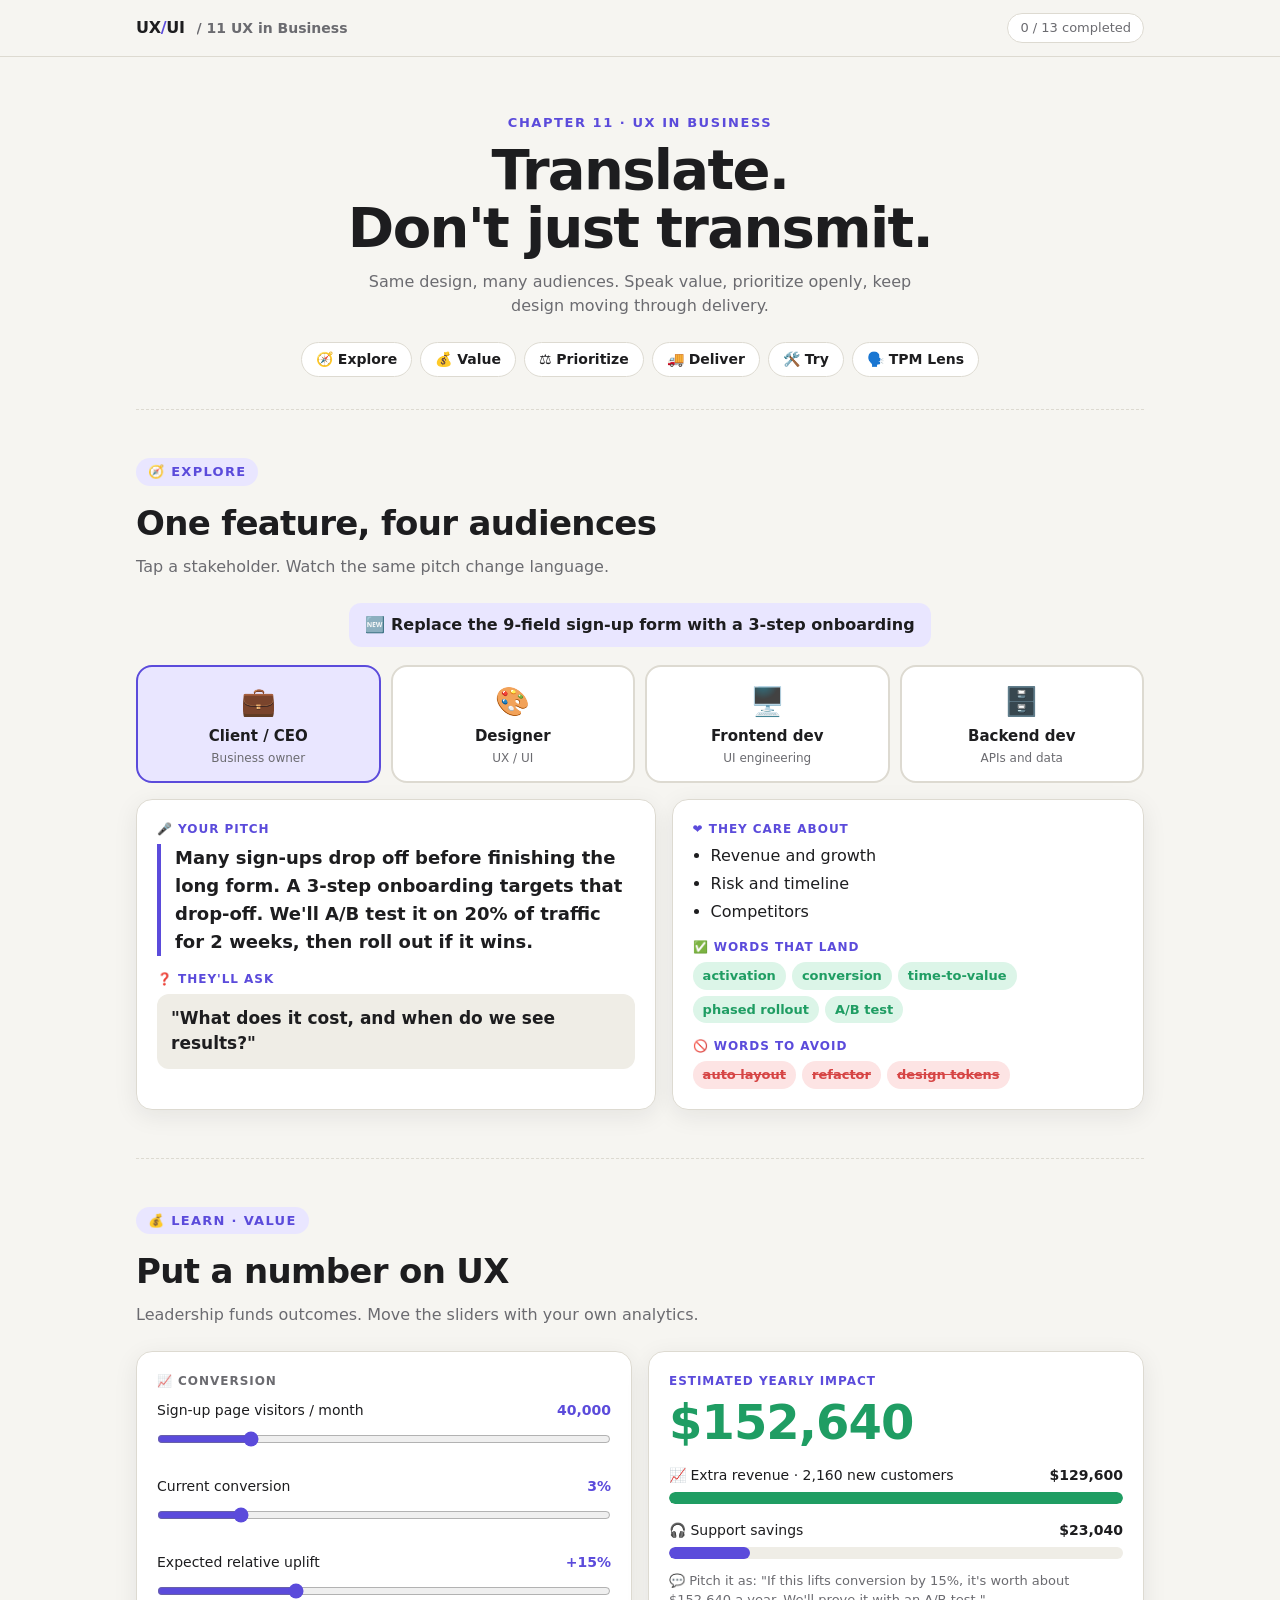
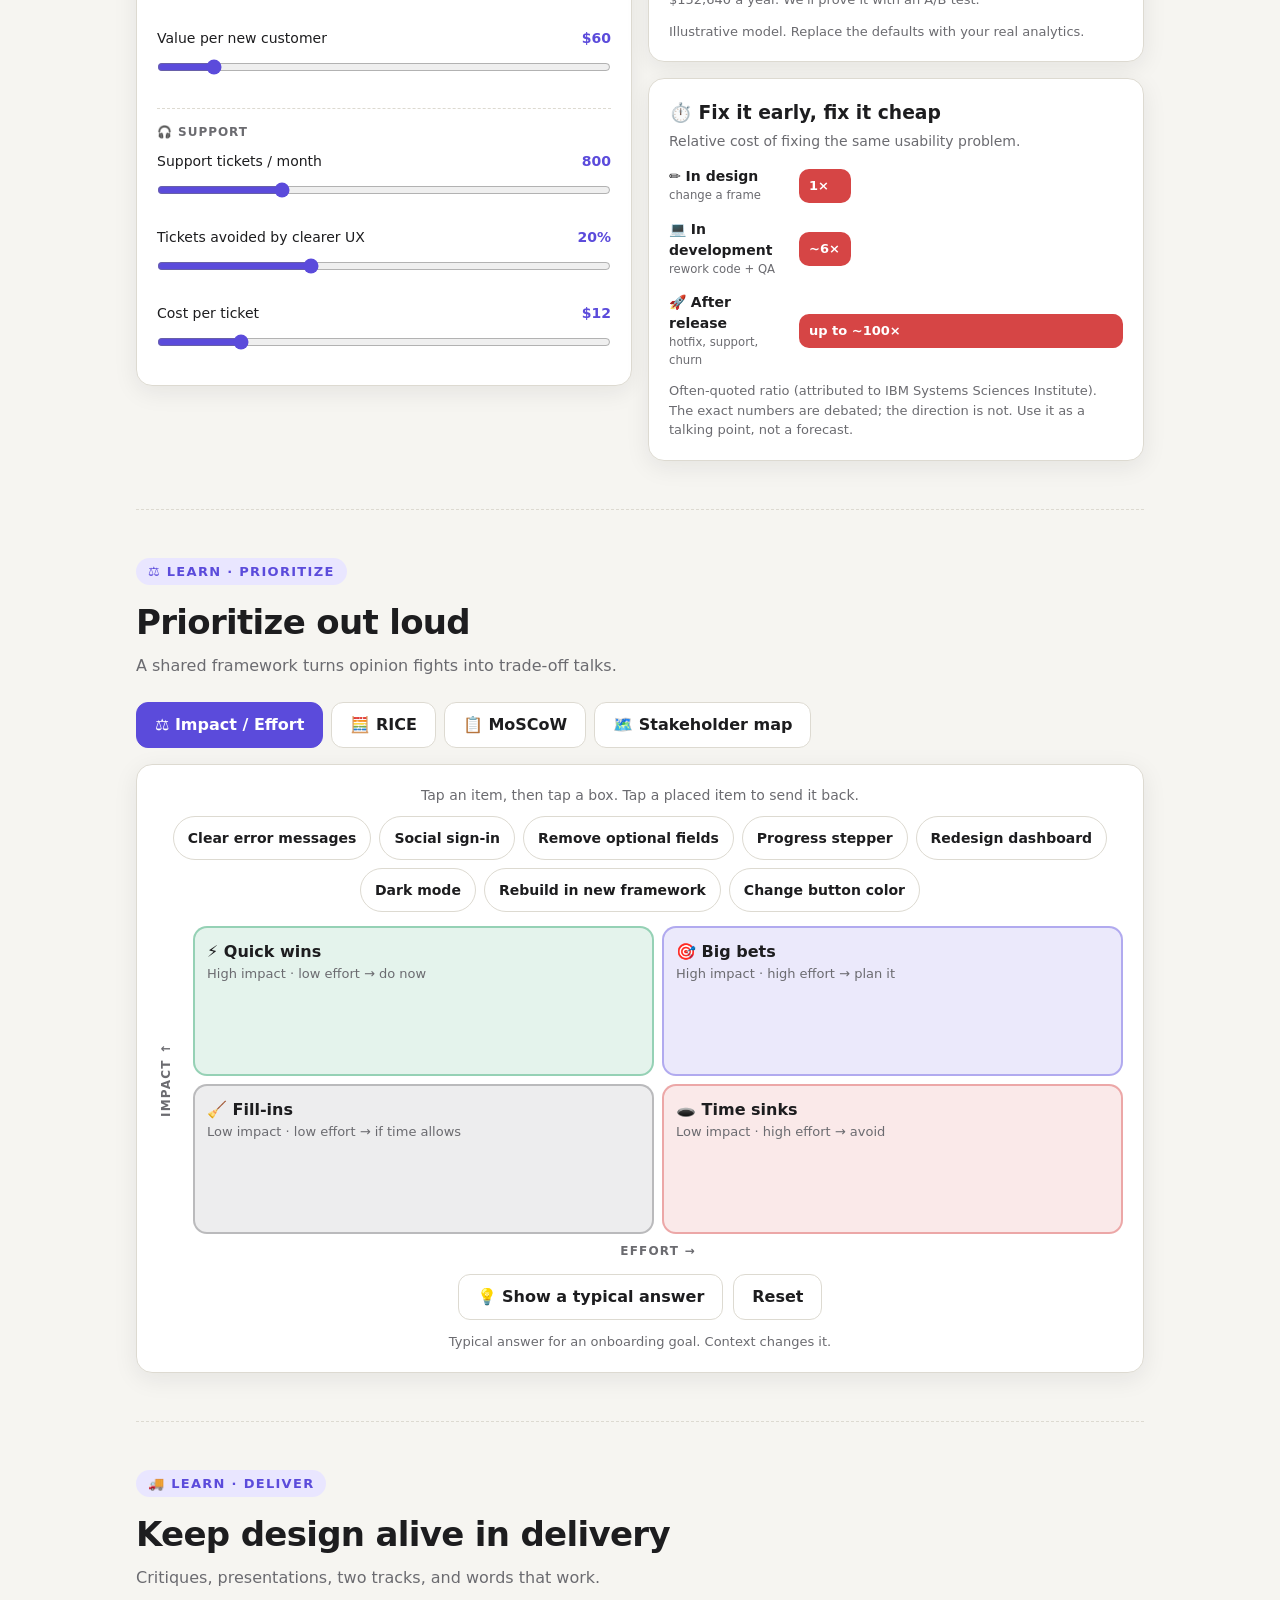
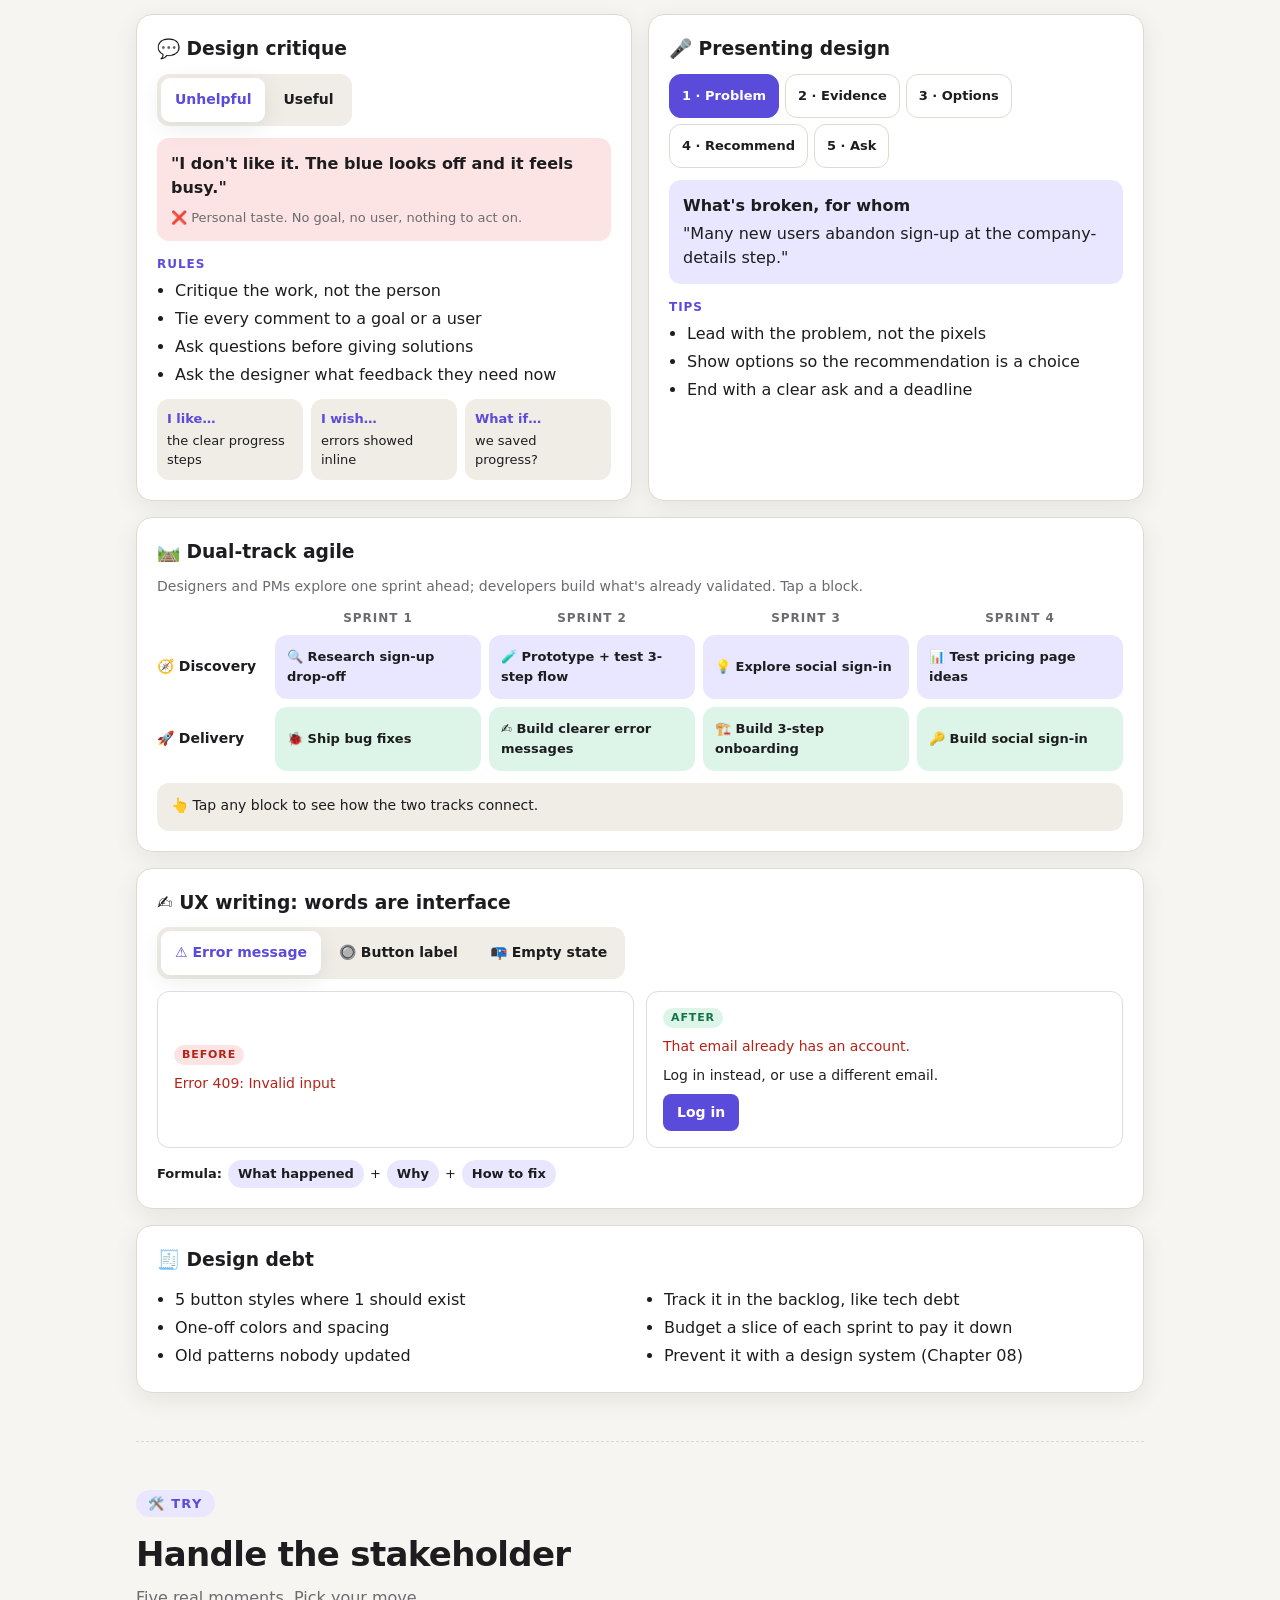
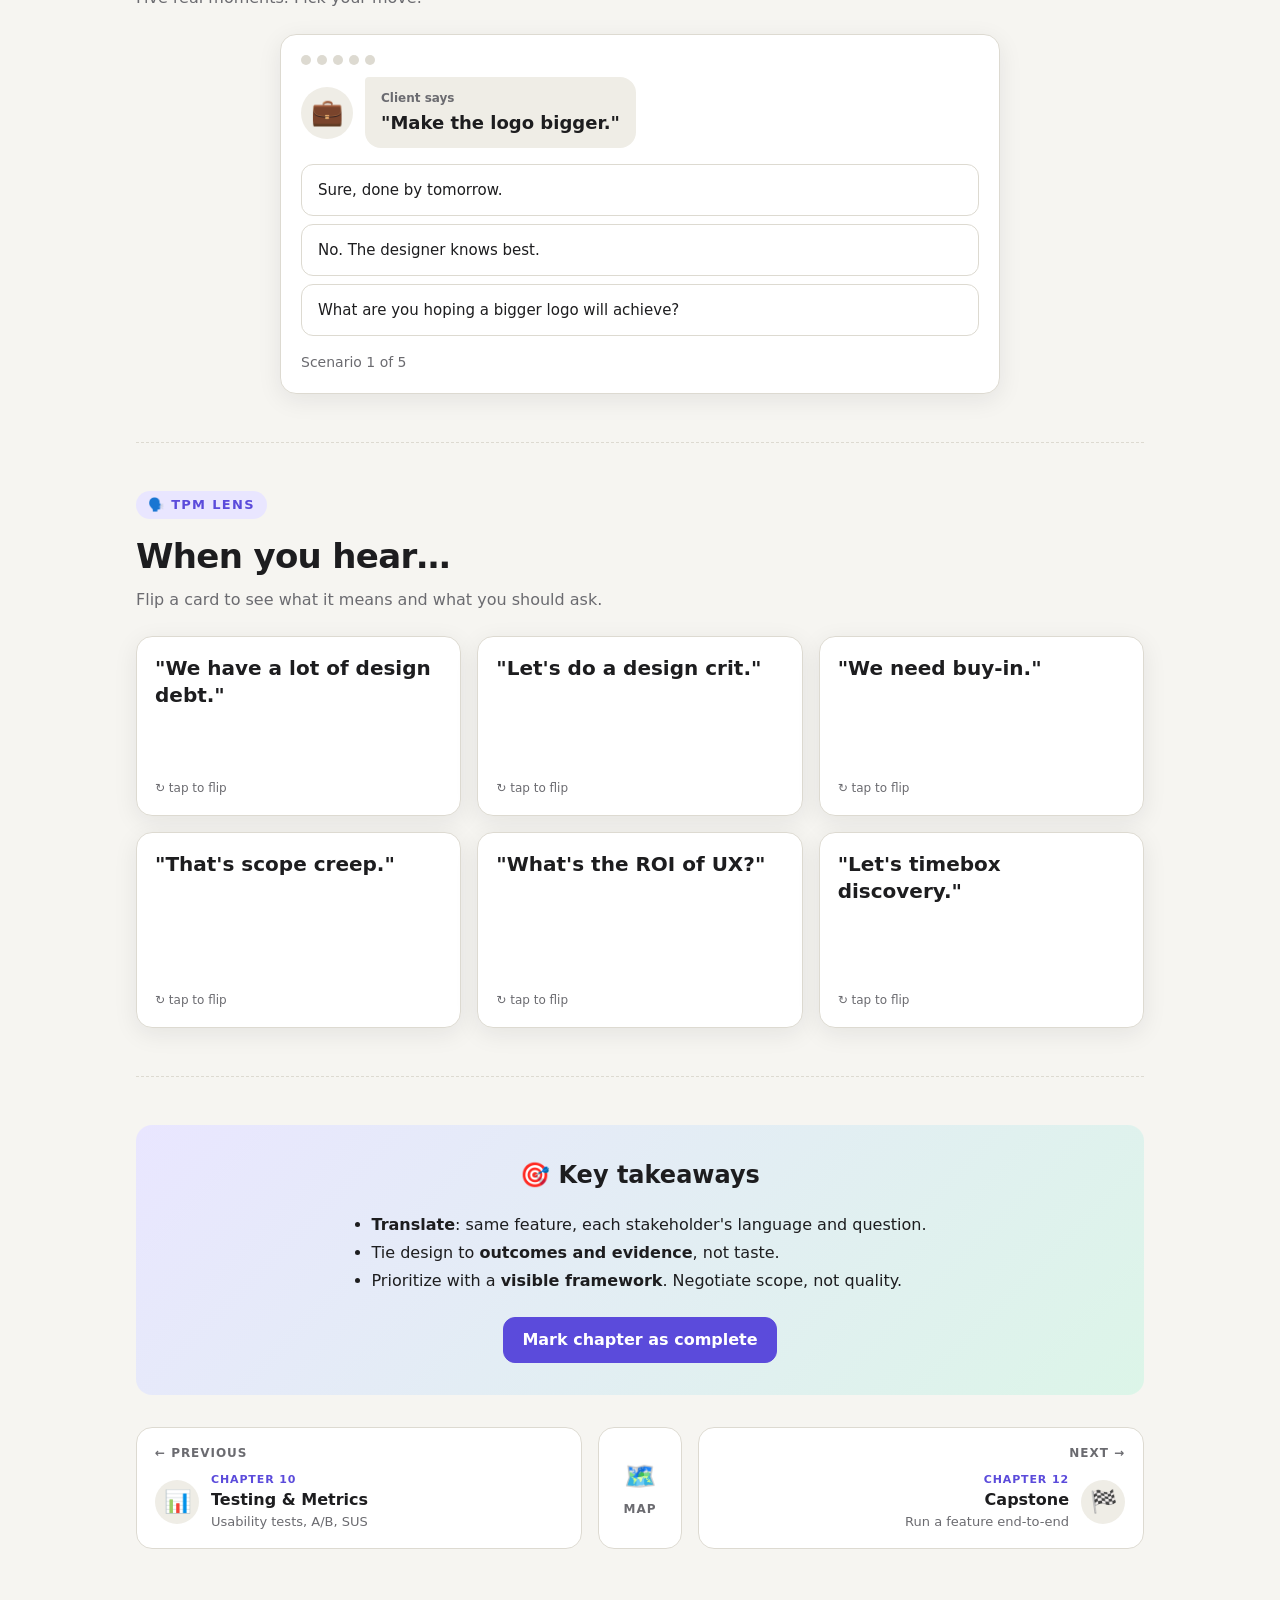
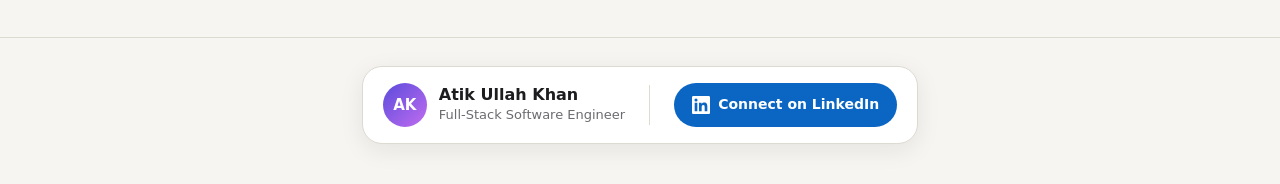
<file: chapters/11-ux-in-business.html>
<!doctype html>
<html lang="en">
<head>
  <meta charset="utf-8">
  <meta name="viewport" content="width=device-width, initial-scale=1">
  <link rel="icon" href="../assets/favicon.svg" type="image/svg+xml">
  <title>UX in Business · UX/UI</title>
  <link rel="stylesheet" href="../assets/style.css?v=4">
  <style data-page>
    .lbl { font-size: 12px; font-weight: 800; letter-spacing: .08em; text-transform: uppercase; color: var(--accent); margin: 14px 0 6px; }
    .lbl:first-child { margin-top: 0; }
    .muted { color: var(--muted); font-size: 14px; }
    .note { font-size: 13px; color: var(--muted); margin-top: 12px; }

    /* ---------- Explore: four audiences ---------- */
    .feature-pill { text-align: center; margin-bottom: 18px; }
    .feature-pill span { display: inline-block; background: var(--accent-soft); color: var(--text); padding: 10px 16px; border-radius: 12px; font-weight: 700; }
    .aud-tabs { display: grid; grid-template-columns: repeat(4, minmax(0, 1fr)); gap: 10px; margin-bottom: 16px; }
    .aud-btn {
      font: inherit; cursor: pointer; color: var(--text); text-align: center;
      display: flex; flex-direction: column; align-items: center; gap: 2px;
      padding: 14px 8px; min-height: 44px; border-radius: var(--radius);
      background: var(--surface); border: 2px solid var(--line); transition: border-color .2s, background .2s;
    }
    .aud-btn .e { font-size: 28px; }
    .aud-btn b { font-size: 15px; }
    .aud-btn small { color: var(--muted); font-size: 12px; }
    .aud-btn.active { border-color: var(--accent); background: var(--accent-soft); }
    .aud-body { display: grid; grid-template-columns: minmax(0, 1.1fr) minmax(0, 1fr); gap: 16px; }
    .aud-pitch blockquote { margin: 0; font-size: 18px; line-height: 1.55; font-weight: 600; border-left: 4px solid var(--accent); padding-left: 14px; }
    .aud-pitch .ask { font-size: 17px; font-weight: 700; background: var(--surface-2); border-radius: 12px; padding: 12px 14px; }
    .wchips { display: flex; flex-wrap: wrap; gap: 6px; }
    .w { font-size: 13px; font-weight: 600; padding: 4px 10px; border-radius: 999px; }
    .w.good { background: var(--good-soft); color: var(--good); }
    .w.bad { background: var(--bad-soft); color: var(--bad); text-decoration: line-through; }
    @media (max-width: 700px) {
      .aud-tabs { grid-template-columns: repeat(2, minmax(0, 1fr)); }
      .aud-body { grid-template-columns: 1fr; }
    }

    /* ---------- Value: ROI + cost of late ---------- */
    .roi { display: grid; grid-template-columns: minmax(0, 1fr) minmax(0, 1fr); gap: 16px; align-items: start; }
    .slider { margin-bottom: 14px; }
    .slider:last-child { margin-bottom: 0; }
    .slider .top { display: flex; justify-content: space-between; gap: 8px; font-size: 14px; }
    .slider .top b { color: var(--accent); }
    .slider input { width: 100%; accent-color: var(--accent); height: 32px; margin: 2px 0 0; }
    .roi-group { font-size: 12px; font-weight: 800; letter-spacing: .08em; text-transform: uppercase; color: var(--muted); margin: 18px 0 10px; padding-top: 14px; border-top: 1px dashed var(--line); }
    .roi-group:first-child { margin-top: 0; padding-top: 0; border-top: 0; }
    .roi-side { display: grid; gap: 16px; }
    .roi-total { font-size: clamp(34px, 6vw, 48px); font-weight: 800; letter-spacing: -0.02em; color: var(--good); line-height: 1.1; }
    .roi-row { margin-top: 16px; }
    .roi-row .top { display: flex; justify-content: space-between; font-size: 14px; margin-bottom: 6px; }
    .bar { height: 12px; border-radius: 999px; background: var(--surface-2); overflow: hidden; }
    .bar i { display: block; height: 100%; border-radius: 999px; transition: width .4s; }
    .late { display: grid; gap: 14px; }
    .late-row { display: grid; grid-template-columns: 120px minmax(0, 1fr); gap: 10px; align-items: center; }
    .late-row .name { font-weight: 700; font-size: 14px; }
    .late-row .name small { display: block; color: var(--muted); font-weight: 500; }
    .late-bar { height: 34px; border-radius: 10px; background: var(--bad); color: #fff; font-weight: 800; font-size: 13px; display: flex; align-items: center; padding: 0 10px; min-width: 52px; white-space: nowrap; }
    @media (max-width: 700px) {
      .roi { grid-template-columns: 1fr; }
      .late-row { grid-template-columns: 110px minmax(0, 1fr); }
    }

    /* ---------- Prioritize: tabs, quadrants, RICE, MoSCoW ---------- */
    .tabs { display: flex; gap: 8px; flex-wrap: wrap; margin-bottom: 16px; }
    .tabs .btn { min-height: 44px; }
    .tabs .btn.active { background: var(--accent); border-color: var(--accent); color: #fff; }
    .tray { display: flex; flex-wrap: wrap; gap: 8px; justify-content: center; min-height: 44px; margin-bottom: 14px; align-items: center; }
    .chip { font: inherit; font-size: 14px; font-weight: 600; cursor: pointer; min-height: 44px; padding: 8px 14px; border-radius: 999px; border: 1.5px solid var(--line); background: var(--surface); color: var(--text); transition: border-color .2s, background .2s; }
    .chip.sel { background: var(--accent); border-color: var(--accent); color: #fff; }
    .quad-wrap { display: grid; grid-template-columns: 28px minmax(0, 1fr); gap: 8px; }
    .y-axis { writing-mode: vertical-rl; transform: rotate(180deg); text-align: center; font-size: 12px; font-weight: 800; letter-spacing: .1em; text-transform: uppercase; color: var(--muted); }
    .x-axis { text-align: center; font-size: 12px; font-weight: 800; letter-spacing: .1em; text-transform: uppercase; color: var(--muted); margin: 8px 0 0 36px; }
    .quad { display: grid; grid-template-columns: repeat(2, minmax(0, 1fr)); gap: 8px; }
    .zone {
      border-radius: 14px; padding: 12px; min-height: 150px; cursor: pointer;
      background: color-mix(in srgb, var(--zc) 12%, var(--surface)); border: 2px solid color-mix(in srgb, var(--zc) 40%, transparent);
      transition: border-color .2s;
    }
    .quad.ready .zone { border-style: dashed; border-color: var(--zc); }
    .zname { font-weight: 800; }
    .zhint { font-size: 13px; color: var(--muted); margin-bottom: 8px; }
    .zchips { display: flex; flex-wrap: wrap; gap: 6px; }
    .zchips .chip { font-size: 13px; }
    .pz-bar { display: flex; gap: 10px; justify-content: center; flex-wrap: wrap; margin-top: 14px; }

    .rice { display: grid; gap: 12px; }
    .rice-row { display: grid; grid-template-columns: minmax(0, 1.2fr) repeat(4, minmax(0, 1fr)) 90px; gap: 10px; align-items: end; padding: 12px; border-radius: 14px; background: var(--surface-2); }
    .rice-row .fname { font-weight: 800; align-self: center; }
    .rice-row label { display: block; font-size: 11px; font-weight: 800; letter-spacing: .06em; text-transform: uppercase; color: var(--muted); margin-bottom: 4px; }
    .rice-row input, .rice-row select { width: 100%; font: inherit; font-size: 15px; min-height: 44px; padding: 8px 10px; border-radius: 10px; border: 1.5px solid var(--line); background: var(--surface); color: var(--text); }
    .rice-score { text-align: center; align-self: center; }
    .rice-score b { display: block; font-size: 22px; color: var(--accent); }
    .rice-score small { color: var(--muted); font-size: 12px; }
    .rice-formula { text-align: center; font-weight: 700; margin-bottom: 14px; font-size: 15px; }
    .rice-formula code { background: var(--accent-soft); padding: 4px 10px; border-radius: 8px; }
    .rank { display: grid; gap: 8px; margin-top: 16px; }
    .rank-row { display: grid; grid-template-columns: 28px 160px minmax(0, 1fr); gap: 10px; align-items: center; font-size: 14px; }
    .rank-row .n { font-weight: 800; color: var(--accent); }
    @media (max-width: 900px) {
      .rice-row { grid-template-columns: repeat(4, minmax(0, 1fr)); }
      .rice-row .fname { grid-column: 1 / 4; }
      .rice-score { grid-column: 4; grid-row: 1; display: flex; gap: 8px; align-items: baseline; justify-content: flex-end; }
    }
    @media (max-width: 600px) {
      .rice-row { grid-template-columns: repeat(2, minmax(0, 1fr)); }
      .rice-row .fname { grid-column: 1; }
      .rice-score { grid-column: 2; }
      .rank-row { grid-template-columns: 28px 120px minmax(0, 1fr); }
    }

    .mos { display: grid; grid-template-columns: repeat(4, minmax(0, 1fr)); gap: 10px; }
    .mos-col { border-radius: 14px; padding: 12px; background: var(--surface-2); min-height: 200px; }
    .mos-col h4 { margin: 0; font-size: 16px; }
    .mos-col .muted { font-size: 12px; margin-bottom: 10px; }
    .mos-col .chip { display: block; width: 100%; text-align: left; margin-bottom: 6px; font-size: 13px; border-radius: 12px; }
    .mos-msg { margin-top: 14px; padding: 12px 14px; border-radius: 12px; font-weight: 600; text-align: center; }
    .mos-msg.bad { background: var(--bad-soft); color: var(--bad); }
    .mos-msg.good { background: var(--good-soft); color: var(--good); }
    @media (max-width: 700px) { .mos { grid-template-columns: repeat(2, minmax(0, 1fr)); } }

    /* ---------- Deliver: crit, present, dual-track, writing ---------- */
    .deliver { display: grid; grid-template-columns: repeat(2, minmax(0, 1fr)); gap: 16px; }
    .deliver .full { grid-column: 1 / -1; }
    .deliver h3 { margin: 0 0 10px; }
    .seg { display: inline-flex; background: var(--surface-2); border-radius: 12px; padding: 4px; gap: 4px; margin-bottom: 12px; flex-wrap: wrap; }
    .seg button { font: inherit; font-size: 14px; font-weight: 700; cursor: pointer; border: 0; border-radius: 9px; padding: 8px 14px; min-height: 44px; background: transparent; color: var(--text); }
    .seg button.active { background: var(--surface); box-shadow: var(--shadow); color: var(--accent); }
    .say-box { border-radius: 12px; padding: 14px; font-size: 16px; font-weight: 600; line-height: 1.5; }
    .say-box.bad { background: var(--bad-soft); }
    .say-box.good { background: var(--good-soft); }
    .say-box small { display: block; font-weight: 500; font-size: 13px; color: var(--muted); margin-top: 8px; }
    .iw { display: grid; grid-template-columns: repeat(3, minmax(0, 1fr)); gap: 8px; margin-top: 12px; }
    .iw div { background: var(--surface-2); border-radius: 12px; padding: 10px; font-size: 13px; }
    .iw b { display: block; color: var(--accent); margin-bottom: 2px; }
    .steps5 { display: flex; gap: 6px; flex-wrap: wrap; margin-bottom: 12px; }
    .steps5 button { font: inherit; font-size: 13px; font-weight: 700; cursor: pointer; min-height: 44px; padding: 8px 12px; border-radius: 12px; border: 1.5px solid var(--line); background: var(--surface); color: var(--text); }
    .steps5 button.active { background: var(--accent); border-color: var(--accent); color: #fff; }
    .step-ex { background: var(--accent-soft); border-radius: 12px; padding: 14px; min-height: 96px; }
    .step-ex b { display: block; margin-bottom: 4px; }

    .tracks { display: grid; grid-template-columns: 110px repeat(4, minmax(0, 1fr)); gap: 8px; align-items: stretch; }
    .tracks .hd { font-size: 12px; font-weight: 800; letter-spacing: .08em; text-transform: uppercase; color: var(--muted); text-align: center; align-self: end; }
    .tracks .lane { font-weight: 800; font-size: 14px; display: flex; align-items: center; }
    .blk { font: inherit; font-size: 13px; font-weight: 600; text-align: left; cursor: pointer; color: var(--text); min-height: 64px; padding: 10px; border-radius: 12px; border: 2px solid transparent; transition: border-color .2s, opacity .2s; }
    .blk.disc { background: var(--accent-soft); }
    .blk.deliv { background: var(--good-soft); }
    .blk.on { border-color: var(--accent); }
    .tracks.focus .blk:not(.on) { opacity: .45; }
    .track-note { margin-top: 12px; min-height: 48px; padding: 12px 14px; border-radius: 12px; background: var(--surface-2); font-size: 14px; }
    @media (max-width: 700px) {
      .deliver { grid-template-columns: 1fr; }
      .tracks { grid-template-columns: 76px repeat(4, minmax(0, 1fr)); gap: 6px; }
      .blk { font-size: 12px; padding: 8px; }
      .iw { grid-template-columns: 1fr; }
    }

    .ux-ex { display: grid; grid-template-columns: minmax(0, 1fr) minmax(0, 1fr); gap: 12px; }
    .mock { border-radius: 12px; padding: 16px; background: #fff; color: #222; font-family: system-ui; border: 1px solid #ddd; min-height: 130px; display: flex; flex-direction: column; justify-content: center; gap: 8px; }
    .mock .tag { align-self: flex-start; font-size: 11px; font-weight: 800; letter-spacing: .08em; padding: 2px 8px; border-radius: 999px; }
    .mock.before .tag { background: #fde4e4; color: #b42318; }
    .mock.after .tag { background: #dcf5e8; color: #157347; }
    .mock .err { color: #b42318; font-size: 14px; }
    .mock .mbtn { align-self: flex-start; background: #5b4bdb; color: #fff; border-radius: 8px; padding: 8px 14px; font-weight: 700; font-size: 14px; }
    .mock .mbtn.grey { background: #888; }
    .mock .empty { text-align: center; color: #555; font-size: 14px; }
    .formula { display: flex; gap: 6px; flex-wrap: wrap; margin-top: 12px; align-items: center; font-size: 13px; }
    .formula span { background: var(--accent-soft); padding: 4px 10px; border-radius: 999px; font-weight: 700; }
    @media (max-width: 700px) { .ux-ex { grid-template-columns: 1fr; } }

    /* ---------- Try: scenarios ---------- */
    .scn { max-width: 720px; margin: 0 auto; }
    .scn-who { display: flex; align-items: center; gap: 12px; margin: 12px 0 16px; }
    .scn-who .av { flex: none; width: 52px; height: 52px; border-radius: 50%; display: grid; place-items: center; font-size: 26px; background: var(--surface-2); }
    .scn-who .bubble { background: var(--surface-2); border-radius: 4px 16px 16px 16px; padding: 12px 16px; font-size: 18px; font-weight: 700; }
    .scn-who small { display: block; color: var(--muted); font-size: 12px; font-weight: 600; margin-bottom: 2px; }
    .opts { display: grid; gap: 8px; }
    .opt { font: inherit; font-size: 15px; text-align: left; cursor: pointer; min-height: 52px; padding: 12px 16px; border-radius: 12px; border: 1.5px solid var(--line); background: var(--surface); color: var(--text); transition: border-color .2s; }
    .opt:hover { border-color: var(--accent); }
    .opt.best { border-color: var(--good); background: var(--good-soft); }
    .opt.wrong { border-color: var(--bad); background: var(--bad-soft); }
    .opt:disabled { cursor: default; }
    .scn-fb { margin-top: 14px; padding: 14px; border-radius: 12px; background: var(--accent-soft); font-size: 15px; }
    .scn-bar { display: flex; justify-content: space-between; align-items: center; gap: 12px; margin-top: 16px; flex-wrap: wrap; }
    .dots { display: flex; gap: 6px; }
    .dots i { width: 10px; height: 10px; border-radius: 50%; background: var(--line); }
    .dots i.good { background: var(--good); }
    .dots i.bad { background: var(--bad); }

    /* ---------- TPM lens ---------- */
    .say { font-size: 20px; font-weight: 700; }
    .flip-back .lbl { font-size: 11px; margin-top: 8px; }
    .flip-back .lbl:first-child { margin-top: 0; }
    .flip-back p { margin: 2px 0; font-size: 14px; }
  </style>
</head>
<body>
  <header class="topbar">
    <div class="wrap">
      <a class="brand" href="../index.html">UX<span>/</span>UI</a>
      <span class="crumb">/ 11 UX in Business</span>
      <div class="spacer"></div>
      <div class="progress-pill"></div>
    </div>
  </header>

  <main class="wrap view" id="app">
    <section class="hero">
      <div class="kicker">Chapter 11 · UX in Business</div>
      <h1>Translate.<br>Don't just transmit.</h1>
      <p>Same design, many audiences. Speak value, prioritize openly, keep design moving through delivery.</p>
      <nav class="stepper">
        <a href="#explore">🧭 Explore</a>
        <a href="#value">💰 Value</a>
        <a href="#prioritize">⚖️ Prioritize</a>
        <a href="#deliver">🚚 Deliver</a>
        <a href="#try">🛠️ Try</a>
        <a href="#lens">🗣️ TPM Lens</a>
      </nav>
    </section>

    <!-- ================= EXPLORE ================= -->
    <section class="section" id="explore">
      <span class="step-label">🧭 Explore</span>
      <h2>One feature, four audiences</h2>
      <p class="sub">Tap a stakeholder. Watch the same pitch change language.</p>
      <div class="feature-pill"><span>🆕 Replace the 9-field sign-up form with a 3-step onboarding</span></div>
      <div class="aud-tabs" id="aud-tabs"></div>
      <div class="aud-body" id="aud-body"></div>
    </section>

    <!-- ================= VALUE ================= -->
    <section class="section" id="value">
      <span class="step-label">💰 Learn · Value</span>
      <h2>Put a number on UX</h2>
      <p class="sub">Leadership funds outcomes. Move the sliders with your own analytics.</p>
      <div class="roi">
        <div class="card" id="roi-in"></div>
        <div class="roi-side">
        <div class="card" id="roi-out"></div>
      <div class="card">
        <h3 style="margin:0 0 4px">⏱️ Fix it early, fix it cheap</h3>
        <div class="muted" style="margin-bottom:14px">Relative cost of fixing the same usability problem.</div>
        <div class="late">
          <div class="late-row"><div class="name">✏️ In design<small>change a frame</small></div><div><div class="late-bar" style="width:1%">1×</div></div></div>
          <div class="late-row"><div class="name">💻 In development<small>rework code + QA</small></div><div><div class="late-bar" style="width:6%">~6×</div></div></div>
          <div class="late-row"><div class="name">🚀 After release<small>hotfix, support, churn</small></div><div><div class="late-bar" style="width:100%">up to ~100×</div></div></div>
        </div>
        <div class="note">Often-quoted ratio (attributed to IBM Systems Sciences Institute). The exact numbers are debated; the direction is not. Use it as a talking point, not a forecast.</div>
      </div>
        </div>
      </div>
    </section>

    <!-- ================= PRIORITIZE ================= -->
    <section class="section" id="prioritize">
      <span class="step-label">⚖️ Learn · Prioritize</span>
      <h2>Prioritize out loud</h2>
      <p class="sub">A shared framework turns opinion fights into trade-off talks.</p>
      <div class="tabs" id="pz-tabs"></div>
      <div class="card" id="pz-body"></div>
    </section>

    <!-- ================= DELIVER ================= -->
    <section class="section" id="deliver">
      <span class="step-label">🚚 Learn · Deliver</span>
      <h2>Keep design alive in delivery</h2>
      <p class="sub">Critiques, presentations, two tracks, and words that work.</p>
      <div class="deliver">
        <div class="card" id="crit"></div>
        <div class="card" id="present"></div>
        <div class="card full" id="dual"></div>
        <div class="card full" id="writing"></div>
        <div class="card full">
          <h3>🧾 Design debt</h3>
          <div class="grid grid-2" style="gap:12px">
            <ul class="bullets">
              <li>5 button styles where 1 should exist</li>
              <li>One-off colors and spacing</li>
              <li>Old patterns nobody updated</li>
            </ul>
            <ul class="bullets">
              <li>Track it in the backlog, like tech debt</li>
              <li>Budget a slice of each sprint to pay it down</li>
              <li>Prevent it with a design system (Chapter 08)</li>
            </ul>
          </div>
        </div>
      </div>
    </section>

    <!-- ================= TRY ================= -->
    <section class="section" id="try">
      <span class="step-label">🛠️ Try</span>
      <h2>Handle the stakeholder</h2>
      <p class="sub">Five real moments. Pick your move.</p>
      <div class="card scn" id="scn"></div>
    </section>

    <!-- ================= TPM LENS ================= -->
    <section class="section" id="lens">
      <span class="step-label">🗣️ TPM Lens</span>
      <h2>When you hear…</h2>
      <p class="sub">Flip a card to see what it means and what you should ask.</p>
      <div class="grid grid-3" id="lens-cards"></div>
    </section>

    <!-- ================= WRAP ================= -->
    <section class="section">
      <div class="done-banner">
        <h3>🎯 Key takeaways</h3>
        <ul class="bullets" style="display:inline-block;text-align:left;margin:8px 0 20px">
          <li><b>Translate</b>: same feature, each stakeholder's language and question.</li>
          <li>Tie design to <b>outcomes and evidence</b>, not taste.</li>
          <li>Prioritize with a <b>visible framework</b>. Negotiate scope, not quality.</li>
        </ul>
        <div><button class="btn primary" id="mark-done">Mark chapter as complete</button></div>
      </div>
      <nav class="chapter-nav"></nav>
    </section>
  </main>

  <footer class="footer">Built step by step · Progress is saved in your browser</footer>

  <script type="text/page-script">
    const $ = (s) => document.querySelector(s);
    const list = (a) => `<ul class="bullets">${a.map((x) => `<li>${x}</li>`).join("")}</ul>`;

    /* ---------- Explore: four audiences ---------- */
    const AUD = [
      { icon: "💼", name: "Client / CEO", role: "Business owner",
        cares: ["Revenue and growth", "Risk and timeline", "Competitors"],
        say: ["activation", "conversion", "time-to-value", "phased rollout", "A/B test"],
        avoid: ["auto layout", "refactor", "design tokens"],
        pitch: "Many sign-ups drop off before finishing the long form. A 3-step onboarding targets that drop-off. We'll A/B test it on 20% of traffic for 2 weeks, then roll out if it wins.",
        ask: "What does it cost, and when do we see results?" },
      { icon: "🎨", name: "Designer", role: "UX / UI",
        cares: ["The user's real problem", "Research evidence", "Consistency and craft"],
        say: ["user pain", "journey", "design system", "usability test"],
        avoid: ["just make it pretty", "quick reskin", "pixel-push this"],
        pitch: "Analytics show users quit at the company-details step. Can we explore a progressive flow and test it with 5 users before handoff?",
        ask: "Do we have time to test before dev starts?" },
      { icon: "🖥️", name: "Frontend dev", role: "UI engineering",
        cares: ["Components and states", "Responsive behavior", "Clear scope"],
        say: ["existing components", "empty / error / loading", "breakpoints", "acceptance criteria"],
        avoid: ["make it feel nicer", "should be simple", "pixel-perfect by Friday"],
        pitch: "3 steps reusing our Input and Button components. Designs cover error and loading states on phone, tablet, and desktop. One new component: a progress stepper.",
        ask: "Are all states designed, and which components are new?" },
      { icon: "🗄️", name: "Backend dev", role: "APIs and data",
        cares: ["Data model and APIs", "Validation and security", "Performance"],
        say: ["partial save", "validation rules", "API contract", "analytics events"],
        avoid: ["it's just UI", "frontend-only change"],
        pitch: "Splitting sign-up into steps means saving partial profiles. We need a draft-user state, per-step validation, and an event per step to measure drop-off.",
        ask: "What happens to half-finished accounts?" },
    ];
    let aud = 0;
    function renderAud() {
      $("#aud-tabs").innerHTML = AUD.map((a, i) => `
        <button class="aud-btn ${i === aud ? "active" : ""}" data-aud="${i}">
          <span class="e">${a.icon}</span><b>${a.name}</b><small>${a.role}</small></button>`).join("");
      const a = AUD[aud];
      $("#aud-body").innerHTML = `
        <div class="card aud-pitch">
          <div class="lbl">🎤 Your pitch</div><blockquote>${a.pitch}</blockquote>
          <div class="lbl">❓ They'll ask</div><div class="ask">"${a.ask}"</div>
        </div>
        <div class="card">
          <div class="lbl">❤️ They care about</div>${list(a.cares)}
          <div class="lbl">✅ Words that land</div><div class="wchips">${a.say.map((w) => `<span class="w good">${w}</span>`).join("")}</div>
          <div class="lbl">🚫 Words to avoid</div><div class="wchips">${a.avoid.map((w) => `<span class="w bad">${w}</span>`).join("")}</div>
        </div>`;
    }
    $("#aud-tabs").onclick = (e) => { const b = e.target.closest("[data-aud]"); if (b) { aud = +b.dataset.aud; renderAud(); } };
    renderAud();

    /* ---------- Value: ROI calculator ---------- */
    const money = (v) => "$" + Math.round(v).toLocaleString("en-US");
    const ROI_IN = [
      { g: "📈 Conversion" },
      { k: "visitors", label: "Sign-up page visitors / month", min: 1000, max: 200000, step: 1000, v: 40000, f: (v) => v.toLocaleString("en-US") },
      { k: "conv", label: "Current conversion", min: 0.5, max: 15, step: 0.5, v: 3, f: (v) => v + "%" },
      { k: "uplift", label: "Expected relative uplift", min: 0, max: 50, step: 1, v: 15, f: (v) => "+" + v + "%" },
      { k: "value", label: "Value per new customer", min: 5, max: 500, step: 5, v: 60, f: (v) => "$" + v },
      { g: "🎧 Support" },
      { k: "tickets", label: "Support tickets / month", min: 0, max: 3000, step: 50, v: 800, f: (v) => v.toLocaleString("en-US") },
      { k: "deflect", label: "Tickets avoided by clearer UX", min: 0, max: 60, step: 5, v: 20, f: (v) => v + "%" },
      { k: "tcost", label: "Cost per ticket", min: 2, max: 60, step: 1, v: 12, f: (v) => "$" + v },
    ];
    const roi = {};
    ROI_IN.forEach((x) => { if (x.k) roi[x.k] = x.v; });
    $("#roi-in").innerHTML = ROI_IN.map((x) => x.g
      ? `<div class="roi-group">${x.g}</div>`
      : `<div class="slider"><div class="top"><span>${x.label}</span><b id="rv-${x.k}">${x.f(x.v)}</b></div>
         <input type="range" data-roi="${x.k}" min="${x.min}" max="${x.max}" step="${x.step}" value="${x.v}" aria-label="${x.label}"></div>`).join("");
    function renderRoi() {
      const extra = roi.visitors * 12 * (roi.conv / 100) * (roi.uplift / 100);
      const revenue = extra * roi.value;
      const support = roi.tickets * 12 * (roi.deflect / 100) * roi.tcost;
      const total = revenue + support, max = Math.max(revenue, support, 1);
      $("#roi-out").innerHTML = `
        <div class="lbl">Estimated yearly impact</div>
        <div class="roi-total">${money(total)}</div>
        <div class="roi-row"><div class="top"><span>📈 Extra revenue · ${Math.round(extra).toLocaleString("en-US")} new customers</span><b>${money(revenue)}</b></div>
          <div class="bar"><i style="width:${revenue / max * 100}%;background:var(--good)"></i></div></div>
        <div class="roi-row"><div class="top"><span>🎧 Support savings</span><b>${money(support)}</b></div>
          <div class="bar"><i style="width:${support / max * 100}%;background:var(--accent)"></i></div></div>
        <div class="note">💬 Pitch it as: "If this lifts conversion by ${roi.uplift}%, it's worth about ${money(total)} a year. We'll prove it with an A/B test."</div>
        <div class="note">Illustrative model. Replace the defaults with your real analytics.</div>`;
    }
    $("#roi-in").oninput = (e) => {
      const k = e.target.dataset.roi;
      if (!k) return;
      roi[k] = +e.target.value;
      $("#rv-" + k).textContent = ROI_IN.find((x) => x.k === k).f(roi[k]);
      renderRoi();
    };
    renderRoi();

    /* ---------- Prioritize ---------- */
    // Tap-to-place quadrant board, shared by Impact/Effort and the stakeholder map
    function board(cfg) { return { ...cfg, placed: cfg.items.map(() => null), sel: null }; }
    const IE = board({
      y: "Impact", x: "Effort",
      items: ["Clear error messages", "Social sign-in", "Remove optional fields", "Progress stepper", "Redesign dashboard", "Dark mode", "Rebuild in new framework", "Change button color"],
      typical: [0, 1, 0, 0, 3, 3, 3, 2],
      zones: [
        { name: "⚡ Quick wins", hint: "High impact · low effort → do now", c: "var(--good)" },
        { name: "🎯 Big bets", hint: "High impact · high effort → plan it", c: "var(--accent)" },
        { name: "🧹 Fill-ins", hint: "Low impact · low effort → if time allows", c: "var(--muted)" },
        { name: "🕳️ Time sinks", hint: "Low impact · high effort → avoid", c: "var(--bad)" },
      ],
      footnote: "Typical answer for an onboarding goal. Context changes it.",
    });
    const SH = board({
      y: "Power", x: "Interest",
      items: ["CEO", "Client sponsor", "Lead designer", "Dev team", "Legal / compliance", "Support team", "Marketing", "End users"],
      typical: [0, 1, 1, 1, 0, 3, 3, 3],
      zones: [
        { name: "🤝 Keep satisfied", hint: "High power · low interest → short updates, no surprises", c: "var(--warn)" },
        { name: "⭐ Manage closely", hint: "High power · high interest → involve in decisions", c: "var(--accent)" },
        { name: "👀 Monitor", hint: "Low power · low interest → light touch", c: "var(--muted)" },
        { name: "📣 Keep informed", hint: "Low power · high interest → regular demos and notes", c: "var(--good)" },
      ],
      footnote: "A typical starting map. Revisit it as the project changes.",
    });
    function boardHtml(b, id) {
      const chip = (i) => `<button class="chip ${b.sel === i ? "sel" : ""}" data-b="${id}" data-chip="${i}">${b.items[i]}</button>`;
      const left = b.items.map((_, i) => i).filter((i) => b.placed[i] === null);
      return `
        <div class="muted" style="text-align:center;margin-bottom:10px">Tap an item, then tap a box. Tap a placed item to send it back.</div>
        <div class="tray">${left.length ? left.map(chip).join("") : `<span class="muted">All placed ✓</span>`}</div>
        <div class="quad-wrap">
          <div class="y-axis">${b.y} ↑</div>
          <div class="quad ${b.sel !== null ? "ready" : ""}">${b.zones.map((z, zi) => `
            <div class="zone" data-b="${id}" data-zone="${zi}" style="--zc:${z.c}">
              <div class="zname">${z.name}</div><div class="zhint">${z.hint}</div>
              <div class="zchips">${b.items.map((_, i) => i).filter((i) => b.placed[i] === zi).map(chip).join("")}</div>
            </div>`).join("")}</div>
        </div>
        <div class="x-axis">${b.x} →</div>
        <div class="pz-bar">
          <button class="btn" data-b="${id}" data-typical>💡 Show a typical answer</button>
          <button class="btn" data-b="${id}" data-clear>Reset</button>
        </div>
        <div class="note" style="text-align:center">${b.footnote}</div>`;
    }

    const IMPACT = [[3, "3 · Massive"], [2, "2 · High"], [1, "1 · Medium"], [0.5, "0.5 · Low"], [0.25, "0.25 · Minimal"]];
    const CONF = [[100, "100% · data"], [80, "80% · some data"], [50, "50% · gut feel"]];
    const RICE = [
      { name: "🔑 Social sign-in", r: 4000, i: 2, c: 80, e: 3 },
      { name: "📶 Progress stepper", r: 6000, i: 1, c: 100, e: 0.5 },
      { name: "🎬 Welcome video", r: 6000, i: 0.5, c: 50, e: 2 },
    ];
    const riceScore = (f) => (f.r * f.i * (f.c / 100)) / Math.max(f.e, 0.1);
    function riceHtml() {
      const opt = (arr, v) => arr.map(([val, t]) => `<option value="${val}" ${val === v ? "selected" : ""}>${t}</option>`).join("");
      return `
        <div class="rice-formula"><code>RICE = Reach × Impact × Confidence ÷ Effort</code></div>
        <div class="rice">${RICE.map((f, n) => `
          <div class="rice-row">
            <div class="fname">${f.name}</div>
            <div><label>Reach / quarter</label><input type="number" min="0" step="500" value="${f.r}" data-rice="${n}" data-k="r"></div>
            <div><label>Impact</label><select data-rice="${n}" data-k="i">${opt(IMPACT, f.i)}</select></div>
            <div><label>Confidence</label><select data-rice="${n}" data-k="c">${opt(CONF, f.c)}</select></div>
            <div><label>Effort (months)</label><input type="number" min="0.5" step="0.5" value="${f.e}" data-rice="${n}" data-k="e"></div>
            <div class="rice-score"><small>Score</small><b id="rs-${n}">0</b></div>
          </div>`).join("")}</div>
        <div class="rank" id="rice-rank"></div>
        <div class="note">From Intercom's RICE framework. The score starts the conversation; it doesn't end it.</div>`;
    }
    function renderRiceRank() {
      const scored = RICE.map((f, n) => ({ ...f, n, s: riceScore(f) }));
      scored.forEach((f) => { $("#rs-" + f.n).textContent = Math.round(f.s).toLocaleString("en-US"); });
      const top = Math.max(...scored.map((f) => f.s), 1);
      $("#rice-rank").innerHTML = scored.sort((a, b) => b.s - a.s).map((f, i) => `
        <div class="rank-row"><span class="n">#${i + 1}</span><span>${f.name}</span>
          <div class="bar"><i style="width:${f.s / top * 100}%;background:${i === 0 ? "var(--good)" : "var(--accent)"}"></i></div></div>`).join("");
    }

    const MOS_COLS = [["🔴 Must", "Launch fails without it"], ["🟠 Should", "Important, not vital"], ["🟢 Could", "Nice if time allows"], ["⚪ Won't", "Not this release"]];
    const MOS = ["Email + password sign-up", "Field validation messages", "Progress stepper", "Social sign-in", "Save and resume later", "Welcome animation", "Personalized tips", "Dark mode"].map((t) => ({ t, c: 0 }));
    function mosHtml() {
      const must = MOS.filter((m) => m.c === 0).length, pct = Math.round(must / MOS.length * 100);
      const ok = pct <= 60;
      return `
        <div class="muted" style="text-align:center;margin-bottom:12px">The client marked everything as Must. Tap an item to move it to the next column.</div>
        <div class="mos">${MOS_COLS.map(([h, d], ci) => `
          <div class="mos-col"><h4>${h}</h4><div class="muted">${d}</div>
            ${MOS.map((m, i) => m.c === ci ? `<button class="chip" data-mos="${i}">${m.t}</button>` : "").join("")}
          </div>`).join("")}</div>
        <div class="mos-msg ${ok ? "good" : "bad"}">${ok
          ? `✅ Musts are ${pct}% of the list. There's room to absorb surprises.`
          : `⚠️ Musts are ${pct}% of the list. If everything is a Must, nothing is.`}</div>
        <div class="note">DSDM guideline: keep Musts to about 60% of the effort, so Shoulds and Coulds act as a buffer.</div>`;
    }

    const PZ = ["⚖️ Impact / Effort", "🧮 RICE", "📋 MoSCoW", "🗺️ Stakeholder map"];
    let pz = 0;
    function renderPz() {
      $("#pz-tabs").innerHTML = PZ.map((t, i) => `<button class="btn ${i === pz ? "active" : ""}" data-pz="${i}">${t}</button>`).join("");
      $("#pz-body").innerHTML = [boardHtml(IE, "ie"), riceHtml(), mosHtml(), boardHtml(SH, "sh")][pz];
      if (pz === 1) renderRiceRank();
    }
    const boards = { ie: IE, sh: SH };
    $("#prioritize").addEventListener("click", (e) => {
      const tab = e.target.closest("[data-pz]");
      if (tab) { pz = +tab.dataset.pz; renderPz(); return; }
      const mos = e.target.closest("[data-mos]");
      if (mos) { const m = MOS[+mos.dataset.mos]; m.c = (m.c + 1) % 4; renderPz(); return; }
      const el = e.target.closest("[data-b]");
      if (!el) return;
      const b = boards[el.dataset.b];
      if (el.hasAttribute("data-typical")) { b.placed = [...b.typical]; b.sel = null; }
      else if (el.hasAttribute("data-clear")) { b.placed = b.items.map(() => null); b.sel = null; }
      else if (el.dataset.chip !== undefined) {
        const i = +el.dataset.chip;
        if (b.placed[i] !== null && b.sel === null) b.placed[i] = null;
        else b.sel = b.sel === i ? null : i;
      } else if (el.dataset.zone !== undefined && b.sel !== null) {
        b.placed[b.sel] = +el.dataset.zone; b.sel = null;
      } else return;
      renderPz();
    });
    $("#prioritize").addEventListener("input", (e) => {
      const n = e.target.dataset.rice;
      if (n === undefined) return;
      const v = parseFloat(e.target.value);
      RICE[+n][e.target.dataset.k] = isNaN(v) ? 0 : v;
      renderRiceRank();
    });
    renderPz();

    /* ---------- Deliver: critique ---------- */
    let critMode = "bad";
    function renderCrit() {
      const ex = critMode === "bad"
        ? `<div class="say-box bad">"I don't like it. The blue looks off and it feels busy."<small>❌ Personal taste. No goal, no user, nothing to act on.</small></div>`
        : `<div class="say-box good">"Our goal is sign-ups. The promo banner competes with the Sign up button. What if the banner were smaller?"<small>✅ Tied to a goal, names the problem, offers a direction.</small></div>`;
      $("#crit").innerHTML = `
        <h3>💬 Design critique</h3>
        <div class="seg"><button class="${critMode === "bad" ? "active" : ""}" data-crit="bad">Unhelpful</button><button class="${critMode === "good" ? "active" : ""}" data-crit="good">Useful</button></div>
        ${ex}
        <div class="lbl">Rules</div>
        ${list(["Critique the work, not the person", "Tie every comment to a goal or a user", "Ask questions before giving solutions", "Ask the designer what feedback they need now"])}
        <div class="iw"><div><b>I like…</b>the clear progress steps</div><div><b>I wish…</b>errors showed inline</div><div><b>What if…</b>we saved progress?</div></div>`;
    }
    $("#crit").onclick = (e) => { const b = e.target.closest("[data-crit]"); if (b) { critMode = b.dataset.crit; renderCrit(); } };
    renderCrit();

    /* ---------- Deliver: presenting design ---------- */
    const PRESENT = [
      ["1 · Problem", "What's broken, for whom", "\"Many new users abandon sign-up at the company-details step.\""],
      ["2 · Evidence", "Why we believe it", "\"Analytics funnel plus 5 interviews: users don't have that info yet.\""],
      ["3 · Options", "2–3 real choices", "\"A: shorter form. B: 3-step flow. C: ask company details later.\""],
      ["4 · Recommend", "Your pick and why", "\"We recommend C. Smallest build, removes the blocker.\""],
      ["5 · Ask", "The decision you need", "\"We need sign-off today to start dev next sprint.\""],
    ];
    let pr = 0;
    function renderPresent() {
      const p = PRESENT[pr];
      $("#present").innerHTML = `
        <h3>🎤 Presenting design</h3>
        <div class="steps5">${PRESENT.map((x, i) => `<button class="${i === pr ? "active" : ""}" data-pr="${i}">${x[0]}</button>`).join("")}</div>
        <div class="step-ex"><b>${p[1]}</b>${p[2]}</div>
        <div class="lbl">Tips</div>
        ${list(["Lead with the problem, not the pixels", "Show options so the recommendation is a choice", "End with a clear ask and a deadline"])}`;
    }
    $("#present").onclick = (e) => { const b = e.target.closest("[data-pr]"); if (b) { pr = +b.dataset.pr; renderPresent(); } };
    renderPresent();

    /* ---------- Deliver: dual-track agile ---------- */
    const DISC = ["🔍 Research sign-up drop-off", "🧪 Prototype + test 3-step flow", "💡 Explore social sign-in", "📊 Test pricing page ideas"];
    const DELIV = ["🐞 Ship bug fixes", "✍️ Build clearer error messages", "🏗️ Build 3-step onboarding", "🔑 Build social sign-in"];
    const DESC = {
      d0: "Discovery finds why users quit. Its findings feed the next sprint's build.",
      d1: "A validated prototype becomes the build for Sprint 3.",
      d2: "Only ideas that pass testing move to the delivery track.",
      d3: "Discovery is always one step ahead of delivery.",
      v0: "Delivery keeps shipping while discovery explores.",
      v1: "Built from Sprint 1 research: low risk, already validated.",
      v2: "Built from the Sprint 2 prototype that tested well.",
      v3: "Built from Sprint 3 exploration.",
    };
    const LINK = { d0: "v1", d1: "v2", d2: "v3", v1: "d0", v2: "d1", v3: "d2" };
    let trackSel = null;
    function renderDual() {
      const blk = (id, t, cls) => `<button class="blk ${cls} ${trackSel && (trackSel === id || LINK[trackSel] === id) ? "on" : ""}" data-trk="${id}">${t}</button>`;
      $("#dual").innerHTML = `
        <h3>🛤️ Dual-track agile</h3>
        <div class="muted" style="margin-bottom:12px">Designers and PMs explore one sprint ahead; developers build what's already validated. Tap a block.</div>
        <div class="tracks ${trackSel ? "focus" : ""}">
          <span></span>${[1, 2, 3, 4].map((n) => `<span class="hd">Sprint ${n}</span>`).join("")}
          <span class="lane">🧭 Discovery</span>${DISC.map((t, i) => blk("d" + i, t, "disc")).join("")}
          <span class="lane">🚀 Delivery</span>${DELIV.map((t, i) => blk("v" + i, t, "deliv")).join("")}
        </div>
        <div class="track-note">${trackSel ? DESC[trackSel] : "👆 Tap any block to see how the two tracks connect."}</div>`;
    }
    $("#dual").onclick = (e) => { const b = e.target.closest("[data-trk]"); if (b) { trackSel = trackSel === b.dataset.trk ? null : b.dataset.trk; renderDual(); } };
    renderDual();

    /* ---------- Deliver: UX writing ---------- */
    const WRITE = [
      { tab: "⚠️ Error message",
        before: `<div class="err">Error 409: Invalid input</div>`,
        after: `<div class="err">That email already has an account.</div><div style="font-size:14px">Log in instead, or use a different email.</div><div class="mbtn">Log in</div>`,
        formula: ["What happened", "Why", "How to fix"] },
      { tab: "🔘 Button label",
        before: `<div style="font-size:14px">Your details are ready.</div><div class="mbtn grey">Submit</div>`,
        after: `<div style="font-size:14px">Your details are ready.</div><div class="mbtn">Create account</div>`,
        formula: ["Verb", "Object", "Says what happens next"] },
      { tab: "📭 Empty state",
        before: `<div class="empty">No data</div>`,
        after: `<div class="empty">🍜 No orders yet.<br>Your first order will show up here.</div><div class="mbtn" style="align-self:center">Browse restaurants</div>`,
        formula: ["What this is", "Why it's empty", "Next action"] },
    ];
    let wr = 0;
    function renderWriting() {
      const w = WRITE[wr];
      $("#writing").innerHTML = `
        <h3>✍️ UX writing: words are interface</h3>
        <div class="seg">${WRITE.map((x, i) => `<button class="${i === wr ? "active" : ""}" data-wr="${i}">${x.tab}</button>`).join("")}</div>
        <div class="ux-ex">
          <div class="mock before"><span class="tag">BEFORE</span>${w.before}</div>
          <div class="mock after"><span class="tag">AFTER</span>${w.after}</div>
        </div>
        <div class="formula"><b>Formula:</b>${w.formula.map((f) => `<span>${f}</span>`).join("+")}</div>`;
    }
    $("#writing").onclick = (e) => { const b = e.target.closest("[data-wr]"); if (b) { wr = +b.dataset.wr; renderWriting(); } };
    renderWriting();

    /* ---------- Try: handle the stakeholder ---------- */
    const SCN = [
      { av: "💼", who: "Client", says: "Make the logo bigger.",
        opts: ["Sure, done by tomorrow.", "No. The designer knows best.", "What are you hoping a bigger logo will achieve?"], best: 2,
        why: "Uncover the goal behind the request. It may be brand recognition, which has better solutions than size." },
      { av: "🖥️", who: "Frontend dev", says: "That animation will take 2 weeks.",
        opts: ["Cut it quietly to save time.", "Ask the designer what the animation must communicate, and look for a cheaper version.", "Push the dev to do it in 3 days."], best: 1,
        why: "Separate intent from implementation. A simple CSS transition often delivers most of the value." },
      { av: "🎨", who: "Designer", says: "We need another round of research.",
        opts: ["No time. We start building.", "What decision will it unblock? Can we timebox it to one week?", "Sure, take as long as you need."], best: 1,
        why: "Research should serve a decision. Timeboxing keeps the learning and protects the schedule." },
      { av: "👔", who: "CEO", says: "I need this feature by Friday.",
        opts: ["Impossible.", "Yes! (then the team crunches all week)", "Here's the slice we can ship by Friday, and what follows next. Which part matters most?"], best: 2,
        why: "Negotiate scope, not quality. Offer a real slice and let the CEO choose the priority." },
      { av: "🧑‍💼", who: "Stakeholder", says: "I just don't like this shade of blue.",
        opts: ["Change it right away.", "Check it against brand guidelines and the goal. If it might affect conversion, A/B test it.", "Ignore the comment."], best: 1,
        why: "Move from taste to criteria: brand rules, accessibility, and data. Respect the input without letting taste decide." },
    ];
    let si = 0, sres = [], answered = null;
    function renderScn() {
      const dots = SCN.map((_, i) => `<i class="${sres[i] === true ? "good" : sres[i] === false ? "bad" : ""}"></i>`).join("");
      if (si >= SCN.length) {
        const score = sres.filter(Boolean).length;
        $("#scn").innerHTML = `<div class="dots">${dots}</div>
          <div style="text-align:center;padding:24px 0">
            <div style="font-size:48px">${score >= 4 ? "🏆" : score >= 3 ? "👍" : "🌱"}</div>
            <h3 style="margin:8px 0">${score} / ${SCN.length} best moves</h3>
            <div class="muted">Pattern: ask for the goal, offer options, decide with criteria.</div>
            <button class="btn primary" data-restart style="margin-top:16px">Try again</button>
          </div>`;
        return;
      }
      const s = SCN[si];
      $("#scn").innerHTML = `<div class="dots">${dots}</div>
        <div class="scn-who"><div class="av">${s.av}</div><div class="bubble"><small>${s.who} says</small>"${s.says}"</div></div>
        <div class="opts">${s.opts.map((o, i) => {
          const cls = answered === null ? "" : i === s.best ? "best" : i === answered ? "wrong" : "";
          return `<button class="opt ${cls}" data-opt="${i}" ${answered !== null ? "disabled" : ""}>${o}</button>`;
        }).join("")}</div>
        ${answered !== null ? `<div class="scn-fb">${answered === s.best ? "✅ Best move." : "💡 Better move highlighted."} ${s.why}</div>` : ""}
        <div class="scn-bar"><span class="muted">Scenario ${si + 1} of ${SCN.length}</span>
          ${answered !== null ? `<button class="btn primary" data-next>${si === SCN.length - 1 ? "See results" : "Next →"}</button>` : ""}</div>`;
    }
    $("#scn").onclick = (e) => {
      const o = e.target.closest("[data-opt]");
      if (o && answered === null) { answered = +o.dataset.opt; sres[si] = answered === SCN[si].best; renderScn(); return; }
      if (e.target.closest("[data-next]")) { si++; answered = null; renderScn(); return; }
      if (e.target.closest("[data-restart]")) { si = 0; sres = []; answered = null; renderScn(); }
    };
    renderScn();

    /* ---------- TPM Lens ---------- */
    const LENS = [
      ["\"We have a lot of design debt.\"", "Inconsistent, outdated UI that slows design and dev, like tech debt.", "Can we list it, size it, and reserve part of each sprint for it?"],
      ["\"Let's do a design crit.\"", "A structured session to review work against goals.", "What stage is it at, and what kind of feedback do you need?"],
      ["\"We need buy-in.\"", "Key stakeholders must agree before we commit.", "Who exactly? What evidence or demo will convince them?"],
      ["\"That's scope creep.\"", "New asks are sneaking in without trade-offs.", "What do we drop or delay to make room for it?"],
      ["\"What's the ROI of UX?\"", "Leadership wants value in business terms.", "Which metric moves: conversion, retention, or support cost? How will we measure it?"],
      ["\"Let's timebox discovery.\"", "Fixed time to learn, then decide.", "What question must we answer by the end, and who decides?"],
    ];
    $("#lens-cards").innerHTML = LENS.map(([say, means, ask]) => `
      <div class="flip"><div class="flip-inner">
        <div class="flip-face"><div class="say">${say}</div><div class="hint">↻ tap to flip</div></div>
        <div class="flip-face flip-back">
          <div class="lbl">It means</div><p>${means}</p>
          <div class="lbl">💬 You ask</div><p>${ask}</p>
        </div>
      </div></div>`).join("");

    initChapter(11);
  </script>
  <script src="../assets/app.js?v=4"></script>
</body>
</html>
</file>
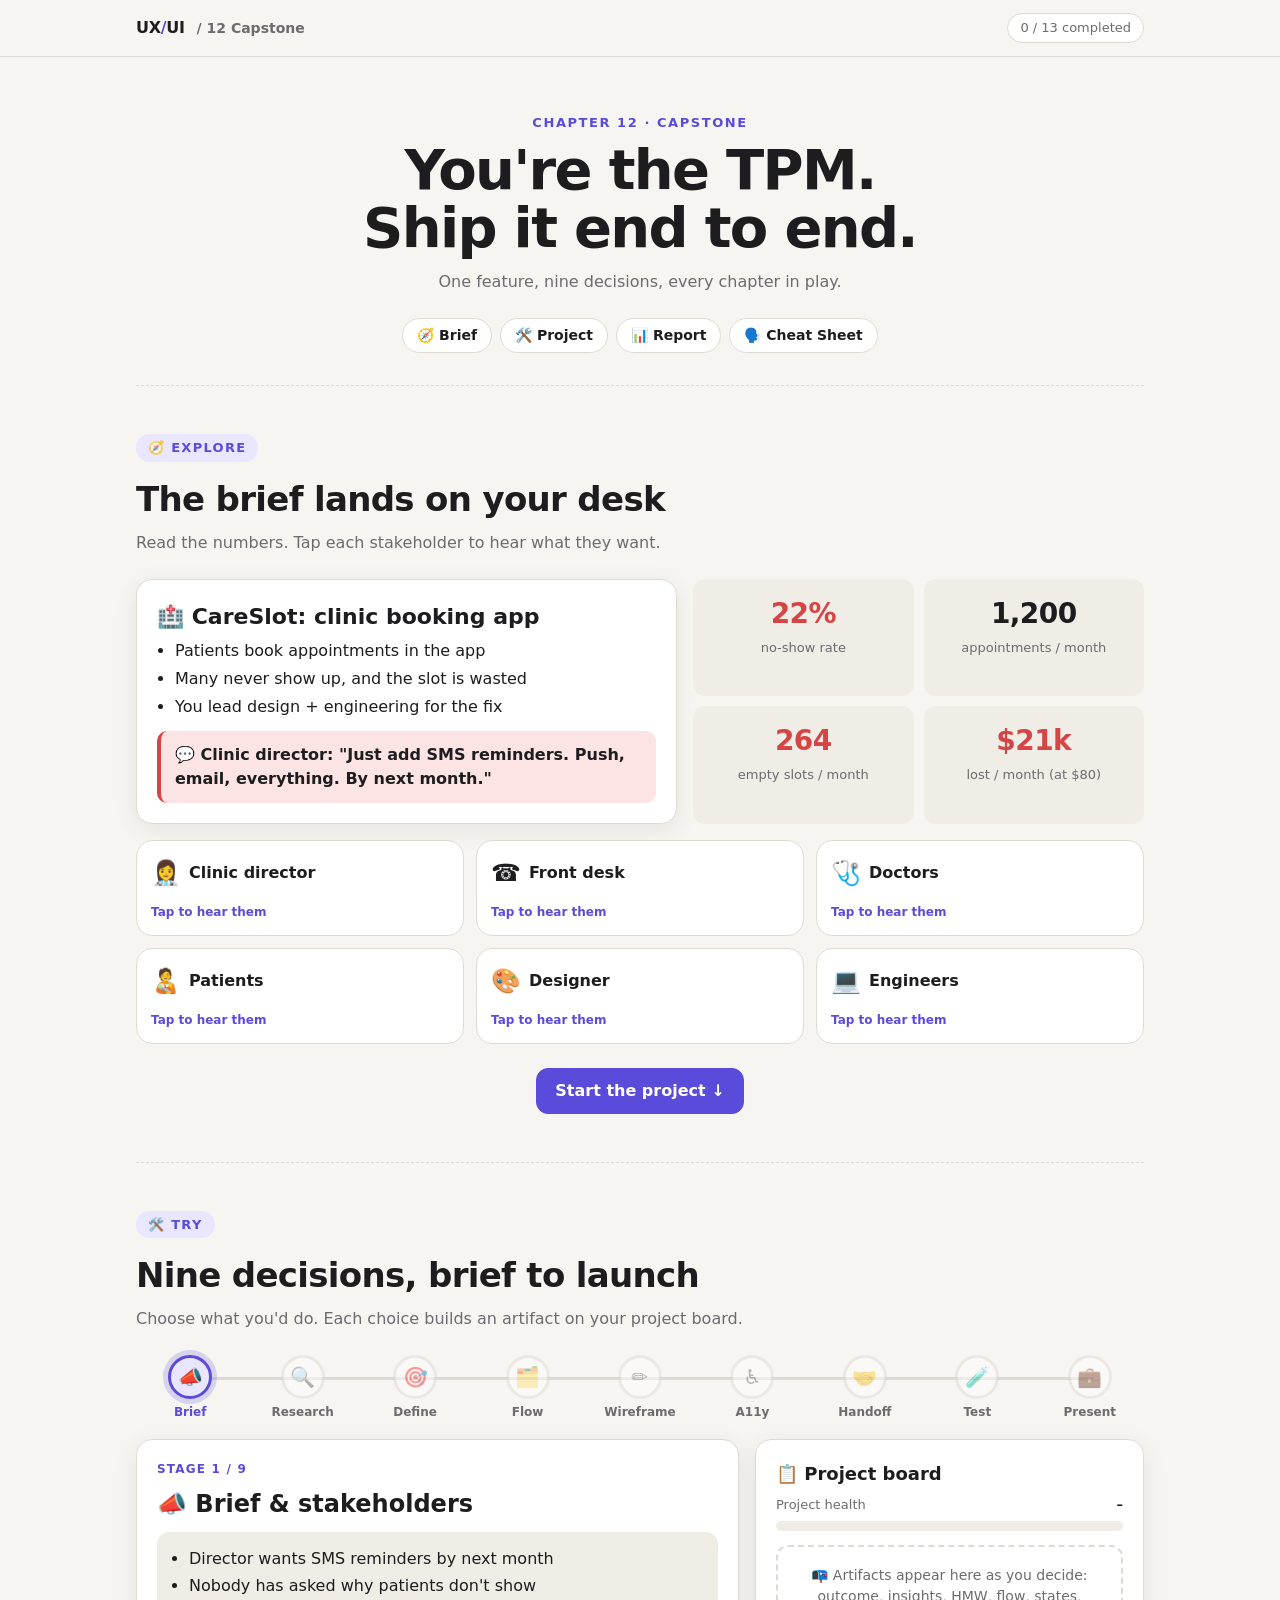
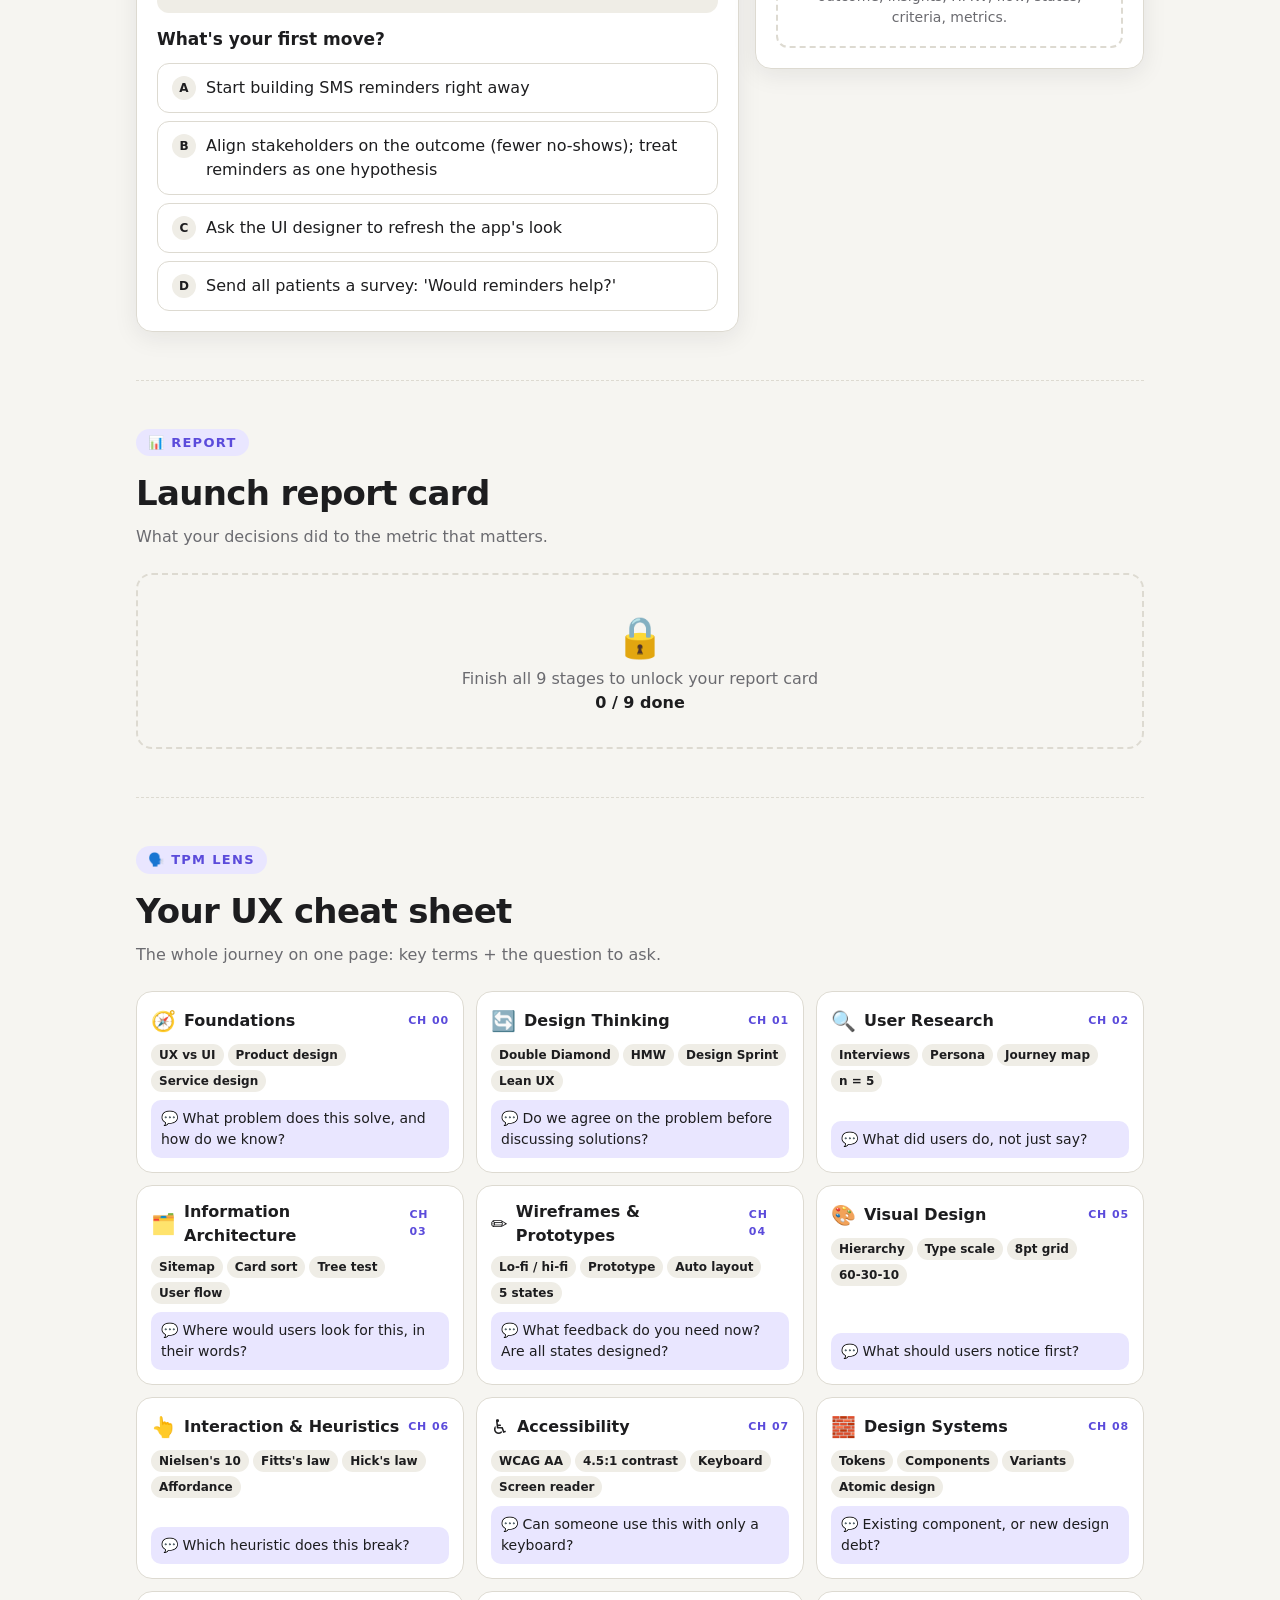
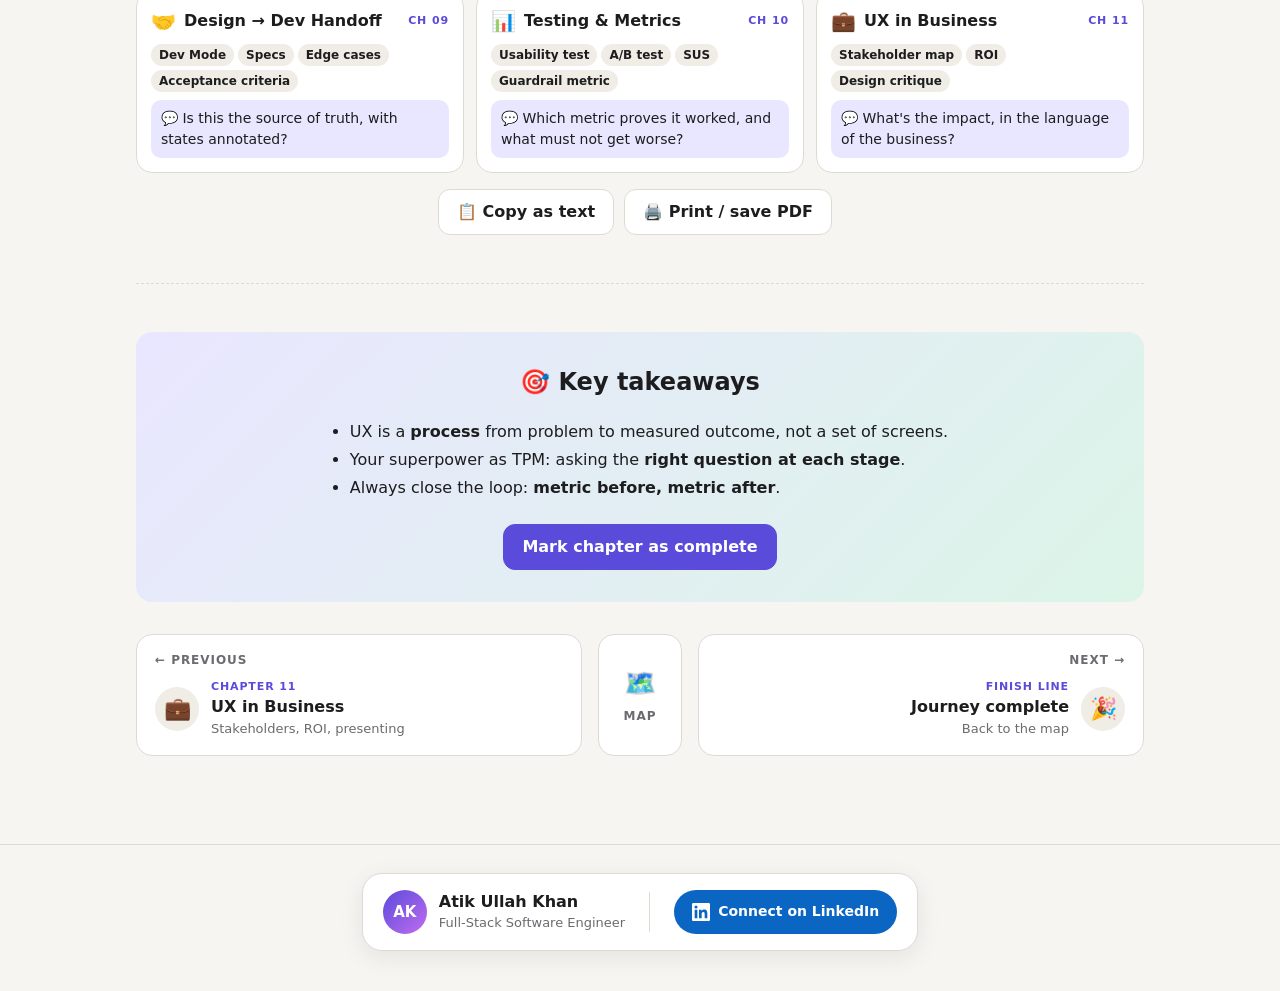
<file: chapters/12-capstone.html>
<!doctype html>
<html lang="en">
<head>
  <meta charset="utf-8">
  <meta name="viewport" content="width=device-width, initial-scale=1">
  <link rel="icon" href="../assets/favicon.svg" type="image/svg+xml">
  <title>Capstone · UX/UI</title>
  <link rel="stylesheet" href="../assets/style.css?v=4">
  <style data-page>
    /* ---------- Brief ---------- */
    .scenario { display: grid; grid-template-columns: minmax(0, 1.2fr) minmax(0, 1fr); gap: 16px; align-items: stretch; }
    @media (max-width: 700px) { .scenario { grid-template-columns: 1fr; } }
    .scenario h3 { margin: 0 0 6px; font-size: 22px; }
    .scenario .quote { background: var(--bad-soft); color: var(--text); border-left: 4px solid var(--bad); padding: 12px 14px; border-radius: 10px; margin: 12px 0 0; font-weight: 600; }
    .stats { display: grid; grid-template-columns: repeat(2, minmax(0, 1fr)); gap: 10px; }
    .stat { background: var(--surface-2); border-radius: 12px; padding: 14px; text-align: center; }
    .stat b { display: block; font-size: 28px; letter-spacing: -0.02em; }
    .stat span { font-size: 13px; color: var(--muted); }
    .stat.alert b { color: var(--bad); }

    .people { display: grid; grid-template-columns: repeat(3, minmax(0, 1fr)); gap: 12px; margin-top: 16px; }
    @media (max-width: 700px) { .people { grid-template-columns: repeat(2, minmax(0, 1fr)); } }
    .person { font: inherit; color: var(--text); text-align: left; cursor: pointer; min-height: 96px;
      background: var(--surface); border: 1px solid var(--line); border-radius: var(--radius); padding: 14px;
      display: flex; flex-direction: column; gap: 4px; transition: border-color .2s, background .2s; }
    .person .who { display: flex; align-items: center; gap: 8px; font-weight: 800; }
    .person .who span { font-size: 24px; }
    .person .want { font-size: 14px; color: var(--muted); }
    .person .tap { font-size: 12px; color: var(--accent); font-weight: 700; margin-top: auto; }
    .person.open { border-color: var(--accent); background: var(--accent-soft); }
    .person.open .want { color: var(--text); }
    .start-row { text-align: center; margin-top: 24px; }
    .start-row a { display: inline-block; text-decoration: none; min-height: 44px; }

    /* ---------- Project simulation ---------- */
    .rail { display: grid; grid-template-columns: repeat(9, minmax(0, 1fr)); gap: 4px; margin-bottom: 20px; position: relative; }
    .rail::before { content: ""; position: absolute; left: 5%; right: 5%; top: 22px; height: 3px; background: var(--line); border-radius: 3px; }
    .rail-step { font: inherit; background: none; border: 0; padding: 0; color: var(--muted); cursor: pointer;
      display: flex; flex-direction: column; align-items: center; gap: 6px; position: relative; min-height: 44px; }
    .rail-step:disabled { cursor: default; }
    .rail-step .dot { width: 44px; height: 44px; border-radius: 50%; display: grid; place-items: center; font-size: 20px;
      background: var(--surface); border: 3px solid var(--line); transition: border-color .2s, background .2s; }
    .rail-step .lbl { font-size: 12px; font-weight: 700; text-align: center; line-height: 1.2; }
    .rail-step.done .dot { border-color: var(--good); background: var(--good-soft); }
    .rail-step.done.meh .dot { border-color: var(--warn); background: color-mix(in srgb, var(--warn) 18%, var(--surface)); }
    .rail-step.done.miss .dot { border-color: var(--bad); background: var(--bad-soft); }
    .rail-step.current .dot { border-color: var(--accent); background: var(--accent-soft); box-shadow: 0 0 0 5px color-mix(in srgb, var(--accent) 20%, transparent); }
    .rail-step.current .lbl { color: var(--accent); }
    .rail-step:disabled .dot { opacity: .45; }
    @media (max-width: 600px) { .rail-step .lbl { display: none; } .rail-step .dot { width: 34px; height: 34px; font-size: 16px; } .rail::before { top: 17px; } }

    .proj { display: grid; grid-template-columns: minmax(0, 1.55fr) minmax(0, 1fr); gap: 16px; align-items: start; }
    @media (max-width: 700px) { .proj { grid-template-columns: 1fr; } }
    .stage-head { display: flex; justify-content: space-between; align-items: center; gap: 8px; flex-wrap: wrap; }
    .stage-num { font-size: 12px; font-weight: 800; letter-spacing: .1em; color: var(--accent); text-transform: uppercase; }
    .ch-ref { font-size: 13px; font-weight: 700; text-decoration: none; background: var(--surface-2); color: var(--text);
      padding: 6px 12px; border-radius: 999px; min-height: 32px; display: inline-flex; align-items: center; }
    .stage-title { margin: 8px 0 10px; font-size: 24px; }
    .situation { background: var(--surface-2); border-radius: 12px; padding: 12px 14px 12px 32px; margin: 0 0 14px; }
    .situation li { margin: 3px 0; }
    .q { font-weight: 800; font-size: 17px; margin: 0 0 10px; }
    .opts { display: flex; flex-direction: column; gap: 8px; }
    .opt { font: inherit; text-align: left; cursor: pointer; color: var(--text); min-height: 48px;
      background: var(--surface); border: 1.5px solid var(--line); border-radius: 12px; padding: 12px 14px;
      display: flex; gap: 10px; align-items: flex-start; transition: border-color .2s, background .2s; }
    .opt:not(:disabled):hover { border-color: var(--accent); }
    .opt .k { flex: none; width: 24px; height: 24px; border-radius: 50%; background: var(--surface-2); display: grid; place-items: center; font-size: 12px; font-weight: 800; }
    .opt:disabled { cursor: default; }
    .opt.best { border-color: var(--good); background: var(--good-soft); }
    .opt.pick-meh { border-color: var(--warn); background: color-mix(in srgb, var(--warn) 15%, var(--surface)); }
    .opt.pick-bad { border-color: var(--bad); background: var(--bad-soft); }
    .opt.faded { opacity: .55; }
    .fb { margin-top: 14px; padding: 14px; border-radius: 12px; border: 1px solid var(--line); background: var(--surface-2); animation: pop .35s ease; }
    .fb h4 { margin: 0 0 6px; }
    .fb .why { margin: 0 0 10px; }
    .fb-actions { display: flex; justify-content: space-between; gap: 10px; flex-wrap: wrap; align-items: center; }
    .fb-actions .btn { min-height: 44px; }
    @keyframes pop { from { opacity: 0; transform: translateY(8px); } }

    .board { position: sticky; top: 72px; }
    @media (max-width: 700px) { .board { position: static; } }
    .board h3 { margin: 0 0 4px; font-size: 18px; }
    .health-lbl { display: flex; justify-content: space-between; font-size: 13px; color: var(--muted); margin-top: 8px; }
    .health-lbl b { color: var(--text); }
    .meter { height: 10px; border-radius: 999px; background: var(--surface-2); overflow: hidden; margin: 6px 0 14px; }
    .meter i { display: block; height: 100%; transition: width .5s, background .5s; }
    .artifacts { display: flex; flex-direction: column; gap: 8px; max-height: 560px; overflow-y: auto; }
    @media (max-width: 700px) { .artifacts { max-height: none; } }
    .art { border: 1px solid var(--line); border-left: 4px solid var(--good); border-radius: 10px; padding: 10px 12px; background: var(--surface); animation: pop .35s ease; }
    .art.meh { border-left-color: var(--warn); }
    .art.miss { border-left-color: var(--bad); }
    .art .t { font-size: 11px; font-weight: 800; letter-spacing: .08em; text-transform: uppercase; color: var(--accent); display: flex; justify-content: space-between; gap: 6px; }
    .art .c { font-size: 14px; margin-top: 4px; }
    .art .c ul { margin: 0; padding-left: 16px; }
    .empty-board { border: 2px dashed var(--line); border-radius: 12px; padding: 18px; text-align: center; color: var(--muted); font-size: 14px; }

    /* ---------- Report card ---------- */
    .locked-report { border: 2px dashed var(--line); border-radius: var(--radius); padding: 32px 16px; text-align: center; color: var(--muted); }
    .locked-report b { display: block; font-size: 40px; }
    .report-top { display: grid; grid-template-columns: repeat(3, minmax(0, 1fr)); gap: 12px; margin-bottom: 16px; }
    @media (max-width: 700px) { .report-top { grid-template-columns: 1fr; } }
    .big { text-align: center; padding: 18px; border-radius: var(--radius); background: var(--surface); border: 1px solid var(--line); }
    .big b { display: block; font-size: 34px; letter-spacing: -0.02em; }
    .big span { font-size: 13px; color: var(--muted); }
    .big.good b { color: var(--good); }
    .decisions { display: grid; grid-template-columns: repeat(auto-fill, minmax(230px, 1fr)); gap: 10px; }
    .dec { display: flex; gap: 10px; align-items: flex-start; padding: 12px; border-radius: 12px; background: var(--surface); border: 1px solid var(--line); }
    .dec .ico { font-size: 20px; flex: none; }
    .dec .n { font-size: 11px; font-weight: 800; letter-spacing: .08em; color: var(--muted); }
    .dec .t { font-weight: 700; font-size: 14px; }
    .report-actions { display: flex; gap: 10px; justify-content: center; margin-top: 18px; flex-wrap: wrap; }
    .report-actions .btn { min-height: 44px; text-decoration: none; }

    /* ---------- Cheat sheet ---------- */
    .sheet { display: grid; grid-template-columns: repeat(3, minmax(0, 1fr)); gap: 12px; }
    @media (max-width: 1000px) { .sheet { grid-template-columns: repeat(2, minmax(0, 1fr)); } }
    @media (max-width: 560px) { .sheet { grid-template-columns: 1fr; } }
    .tile { background: var(--surface); border: 1px solid var(--line); border-radius: var(--radius); padding: 14px; display: flex; flex-direction: column; gap: 8px; }
    .tile .h { display: flex; align-items: center; gap: 8px; font-weight: 800; }
    .tile .h span { font-size: 20px; }
    .tile .h small { color: var(--accent); font-size: 11px; letter-spacing: .08em; margin-left: auto; }
    .terms { display: flex; flex-wrap: wrap; gap: 4px; }
    .terms i { font-style: normal; font-size: 12px; font-weight: 600; background: var(--surface-2); padding: 2px 8px; border-radius: 999px; }
    .tile .ask { font-size: 14px; background: var(--accent-soft); border-radius: 10px; padding: 8px 10px; margin-top: auto; }
    .sheet-actions { display: flex; gap: 10px; justify-content: center; margin-top: 16px; flex-wrap: wrap; align-items: center; }
    .sheet-actions .btn { min-height: 44px; }
    .copied { color: var(--good); font-weight: 700; }

    @media print {
      .topbar, .footer, #app > section:not(#lens), .sheet-actions, .step-label { display: none !important; }
      body { background: #fff; color: #000; }
      .tile { break-inside: avoid; box-shadow: none; }
    }
  </style>
</head>
<body>
  <header class="topbar">
    <div class="wrap">
      <a class="brand" href="../index.html">UX<span>/</span>UI</a>
      <span class="crumb">/ 12 Capstone</span>
      <div class="spacer"></div>
      <div class="progress-pill"></div>
    </div>
  </header>

  <main class="wrap view" id="app">
    <section class="hero">
      <div class="kicker">Chapter 12 · Capstone</div>
      <h1>You're the TPM.<br>Ship it end to end.</h1>
      <p>One feature, nine decisions, every chapter in play.</p>
      <nav class="stepper">
        <a href="#brief">🧭 Brief</a>
        <a href="#project">🛠️ Project</a>
        <a href="#report">📊 Report</a>
        <a href="#lens">🗣️ Cheat Sheet</a>
      </nav>
    </section>

    <!-- ================= BRIEF ================= -->
    <section class="section" id="brief">
      <span class="step-label">🧭 Explore</span>
      <h2>The brief lands on your desk</h2>
      <p class="sub">Read the numbers. Tap each stakeholder to hear what they want.</p>

      <div class="scenario">
        <div class="card">
          <h3>🏥 CareSlot: clinic booking app</h3>
          <ul class="bullets">
            <li>Patients book appointments in the app</li>
            <li>Many never show up, and the slot is wasted</li>
            <li>You lead design + engineering for the fix</li>
          </ul>
          <div class="quote">💬 Clinic director: "Just add SMS reminders. Push, email, everything. By next month."</div>
        </div>
        <div class="stats">
          <div class="stat alert"><b>22%</b><span>no-show rate</span></div>
          <div class="stat"><b>1,200</b><span>appointments / month</span></div>
          <div class="stat alert"><b>264</b><span>empty slots / month</span></div>
          <div class="stat alert"><b>$21k</b><span>lost / month (at $80)</span></div>
        </div>
      </div>

      <div class="people" id="people"></div>

      <div class="start-row"><a class="btn primary" href="#project">Start the project ↓</a></div>
    </section>

    <!-- ================= PROJECT ================= -->
    <section class="section" id="project">
      <span class="step-label">🛠️ Try</span>
      <h2>Nine decisions, brief to launch</h2>
      <p class="sub">Choose what you'd do. Each choice builds an artifact on your project board.</p>

      <div class="rail" id="rail"></div>
      <div class="proj">
        <div class="card" id="stage"></div>
        <aside class="card board">
          <h3>📋 Project board</h3>
          <div class="health-lbl"><span>Project health</span><b id="health-val">–</b></div>
          <div class="meter"><i id="health-bar" style="width:0%"></i></div>
          <div class="artifacts" id="artifacts"></div>
        </aside>
      </div>
    </section>

    <!-- ================= REPORT ================= -->
    <section class="section" id="report">
      <span class="step-label">📊 Report</span>
      <h2>Launch report card</h2>
      <p class="sub">What your decisions did to the metric that matters.</p>
      <div id="report-body"></div>
    </section>

    <!-- ================= CHEAT SHEET ================= -->
    <section class="section" id="lens">
      <span class="step-label">🗣️ TPM Lens</span>
      <h2>Your UX cheat sheet</h2>
      <p class="sub">The whole journey on one page: key terms + the question to ask.</p>
      <div class="sheet" id="sheet"></div>
      <div class="sheet-actions">
        <button class="btn" id="copy-sheet">📋 Copy as text</button>
        <button class="btn" id="print-sheet">🖨️ Print / save PDF</button>
        <span class="copied" id="copied"></span>
      </div>
    </section>

    <!-- ================= WRAP ================= -->
    <section class="section">
      <div class="done-banner">
        <h3>🎯 Key takeaways</h3>
        <ul class="bullets" style="display:inline-block;text-align:left;margin:8px 0 20px">
          <li>UX is a <b>process</b> from problem to measured outcome, not a set of screens.</li>
          <li>Your superpower as TPM: asking the <b>right question at each stage</b>.</li>
          <li>Always close the loop: <b>metric before, metric after</b>.</li>
        </ul>
        <div><button class="btn primary" id="mark-done">Mark chapter as complete</button></div>
      </div>
      <nav class="chapter-nav"></nav>
    </section>
  </main>

  <footer class="footer">Built step by step · Progress is saved in your browser</footer>

  <script type="text/page-script">
    /* ---------- Brief: stakeholders ---------- */
    const PEOPLE = [
      ["👩‍⚕️", "Clinic director", "Fewer empty slots, more revenue. Wants it fast."],
      ["☎️", "Front desk", "Fewer phone calls. Lines are jammed at lunch."],
      ["🩺", "Doctors", "A full schedule. No idle 20-minute gaps."],
      ["🧑‍🍼", "Patients", "Easy changes. Afraid of cancellation fees."],
      ["🎨", "Designer", "Time to research before drawing screens."],
      ["💻", "Engineers", "Clear specs, realistic scope, no surprises."],
    ];
    const peopleEl = document.getElementById("people");
    peopleEl.innerHTML = PEOPLE.map(([e, who, want], i) => `
      <button class="person" data-p="${i}">
        <span class="who"><span>${e}</span>${who}</span>
        <span class="want" hidden>${want}</span>
        <span class="tap">Tap to hear them</span>
      </button>`).join("");
    peopleEl.onclick = e => {
      const p = e.target.closest(".person");
      if (!p) return;
      const open = p.classList.toggle("open");
      p.querySelector(".want").hidden = !open;
      p.querySelector(".tap").textContent = open ? "Tap to hide" : "Tap to hear them";
    };

    /* ---------- Project: stages ---------- */
    // q: 2 = best, 1 = partly right, 0 = wrong move
    const STAGES = [
      { ch: 1, emoji: "📣", short: "Brief", title: "Brief & stakeholders",
        situation: ["Director wants SMS reminders by next month", "Nobody has asked why patients don't show"],
        question: "What's your first move?",
        opts: [
          ["Start building SMS reminders right away", 0, "Solution-first. You'd be Team Rush from Chapter 01."],
          ["Align stakeholders on the outcome (fewer no-shows); treat reminders as one hypothesis", 2, "Outcome over output. Everyone agrees on what success means before anyone builds."],
          ["Ask the UI designer to refresh the app's look", 0, "A prettier UI doesn't fix a behavior problem. Remember UX ≠ UI."],
          ["Send all patients a survey: 'Would reminders help?'", 1, "Some signal, but it's a leading, hypothetical question."],
        ],
        art: ["🎯 Outcome", "<b>No-shows 22% → under 12%</b> in 3 months. Reminders = hypothesis #1, not the plan."] },
      { ch: 2, emoji: "🔍", short: "Research", title: "Discovery",
        situation: ["You have 2 weeks for discovery", "Analytics show <i>what</i> happens, not <i>why</i>"],
        question: "How do you learn why patients miss appointments?",
        opts: [
          ["Interview 6 patients who missed a slot + shadow the front desk for a day", 2, "Behavioral, qualitative, small sample. Five to eight people reveal the main patterns."],
          ["Survey: 'Would you use reminders?'", 0, "Hypothetical questions get polite yeses. Watch what people do."],
          ["Skip research, analytics are enough", 0, "Analytics tell you when people drop off, never why."],
          ["Interview 50 patients before deciding anything", 1, "Thorough, but slow. Returns diminish after ~5–8 interviews per segment."],
        ],
        art: ["🔍 Insights", "<ul><li>Booked weeks ahead → forgot</li><li>Rescheduling = phone call only; lines busy</li><li>Fear of a cancellation fee → just don't show</li></ul>"] },
      { ch: 1, emoji: "🎯", short: "Define", title: "Define the problem",
        situation: ["Key insight: patients who can't reschedule easily simply don't come", "Freed slots could go to the waitlist"],
        question: "Which How Might We guides the team best?",
        opts: [
          ["HMW send more reminders?", 0, "A solution is baked into the question. No room to explore."],
          ["HMW make it effortless to reschedule or cancel early, so the slot can be reused?", 2, "Grounded in the insight, open to solutions, and tied to the outcome."],
          ["HMW make the app beautiful?", 0, "Not connected to any insight or metric."],
          ["HMW reduce no-shows?", 1, "Right goal, but too broad to guide design."],
        ],
        art: ["❓ HMW", "How might we make it <b>effortless to reschedule or cancel early</b>, so the slot can be reused?"] },
      { ch: 3, emoji: "🗂️", short: "Flow", title: "IA & user flow",
        situation: ["Today 'Manage booking' is buried in Settings → Account → History", "Where should rescheduling live?"],
        question: "Where do you put the reschedule action?",
        opts: [
          ["Keep it in Settings → Account → Bookings → Manage", 0, "Four levels deep. Users won't look under Settings for this."],
          ["On the reminder itself + the 'Next appointment' card on home", 2, "Put the action where the need appears. Fewest steps, user's language."],
          ["A new 'Other' item in the hamburger menu", 0, "Hidden and vaguely labeled. 'Other' is where features go to die."],
          ["Only by calling the front desk", 0, "That's the current pain point."],
        ],
        art: ["🔀 User flow", "Reminder → <b>Reschedule</b> → pick slot → confirm → old slot → waitlist<br><small>Edge cases: no slots left · inside 24h window · network error</small>"] },
      { ch: 4, emoji: "✏️", short: "Wireframe", title: "Wireframe review",
        situation: ["Designer shares a lo-fi wireframe of the reschedule screen", "Greyscale boxes, real labels, one happy path"],
        question: "What feedback do you give?",
        opts: [
          ["\"The blue feels too dark.\"", 0, "Wrong stage. Lo-fi is about structure and flow, not color."],
          ["\"What do users see when no slots are free, while slots load, or if it fails?\"", 2, "Missing states become engineering surprises later. Ask now while it's cheap."],
          ["\"Can it look like Apple's Health app?\"", 0, "Copying visuals skips the actual problem."],
          ["\"Looks great, ship it.\"", 0, "Lo-fi is for learning, not shipping."],
        ],
        art: ["🧩 States", "Ideal · <b>Empty</b> (no slots) · <b>Loading</b> · <b>Error</b> · Partial (only far dates)"] },
      { ch: 7, emoji: "♿", short: "A11y", title: "Visual & accessibility review",
        situation: ["Hi-fi mockup: light grey text on pale buttons", "'Reschedule' link is 12px; status shown by color only"],
        question: "What do you ask for before approval?",
        opts: [
          ["Approve it, the brand team loves it", 0, "Many patients are older or on the move. This fails them and WCAG."],
          ["Contrast ≥ 4.5:1, tap targets ≥ 44px, and status with text/icons, not color alone", 2, "WCAG AA basics. Accessible design helps every patient, not just some."],
          ["Add more animations to make it delightful", 0, "Delight comes after usable."],
          ["Do dark mode first", 1, "Nice to have, but doesn't fix the contrast or size issues."],
        ],
        art: ["✅ A11y criteria", "<ul><li>Text contrast ≥ 4.5:1 (AA)</li><li>Tap targets ≥ 44×44px</li><li>Status = icon + text, not color only</li></ul>"] },
      { ch: 9, emoji: "🤝", short: "Handoff", title: "Design system & handoff",
        situation: ["Design is approved", "Two developers start next sprint"],
        question: "How do you hand off?",
        opts: [
          ["Devs build new custom buttons and cards for this screen", 0, "Creates design debt and inconsistent UI."],
          ["Use design system components + tokens; states annotated in Dev Mode; 30-min walkthrough with devs", 2, "One source of truth, reusable parts, and a conversation, not just a file."],
          ["Email PNG screenshots to the devs", 0, "No specs, no states, no tokens. Guaranteed drift."],
          ["Let devs eyeball spacing from the mockup", 1, "It'll be close, but small gaps add up across screens."],
        ],
        art: ["📝 Acceptance criteria", "<b>Given</b> a reminder · <b>When</b> I tap Reschedule · <b>Then</b> I can confirm a new slot in ≤ 3 taps, and the old slot is released"] },
      { ch: 10, emoji: "🧪", short: "Test", title: "Test & measure",
        situation: ["Prototype test: 4 of 5 users rescheduled", "1 user wasn't sure it worked: no confirmation shown"],
        question: "What's next?",
        opts: [
          ["Launch to 100% of patients now", 0, "Ships a known issue and gives you no comparison group."],
          ["Add a clear confirmation, then A/B test with 20% of patients and track no-shows", 2, "Fix the issue (visibility of system status), then measure against a control."],
          ["Test with 200 more users first", 1, "Diminishing returns. Ship to a slice and measure real behavior."],
          ["Let stakeholders vote on whether it works", 0, "Opinions aren't data."],
        ],
        art: ["📊 Metrics", "<ul><li><b>Primary:</b> no-show rate</li><li><b>Secondary:</b> reschedule completion, front-desk calls</li><li><b>Guardrail:</b> late cancellations</li></ul>"] },
      { ch: 11, emoji: "💼", short: "Present", title: "Present to leadership",
        situation: ["A/B results are in", "You have 10 minutes with the director and CFO"],
        question: "How do you present?",
        opts: [
          ["Walk through all 40 Figma screens", 0, "Leaders want the outcome, not the artifacts."],
          ["Problem → evidence → solution → result in $ → next steps", 2, "A story in their language: money, risk, and what's next."],
          ["Explain the tech stack and architecture", 0, "Wrong audience."],
          ["Show the pixel details you're proud of", 0, "Save it for the design critique."],
        ],
        art: null }, // the exec summary is computed from your score
    ];
    const MAX = STAGES.length * 2;
    const KEY = "uxui-capstone";
    let state = load();
    function load() {
      try {
        const s = JSON.parse(localStorage.getItem(KEY));
        if (s && Array.isArray(s.answers) && s.answers.length === STAGES.length) return s;
      } catch {}
      return { answers: STAGES.map(() => null), current: 0 };
    }
    function save() { try { localStorage.setItem(KEY, JSON.stringify(state)); } catch {} }

    const quality = i => state.answers[i] === null ? null : STAGES[i].opts[state.answers[i]][1];
    const points = () => state.answers.reduce((s, a, i) => s + (a === null ? 0 : quality(i)), 0);
    const answered = () => state.answers.filter(a => a !== null).length;
    const health = () => answered() ? Math.round(points() / (answered() * 2) * 100) : null;
    const allDone = () => answered() === STAGES.length;
    // Final outcome scales with how well you played the whole project
    function outcome() {
      const h = points() / MAX;
      const noShow = Math.round(22 - h * 12);
      const slots = Math.round((22 - noShow) / 100 * 1200);
      return { noShow, slots, money: slots * 80 };
    }
    const cls = q => q === 2 ? "" : q === 1 ? "meh" : "miss";
    const chLink = n => `<a class="ch-ref" href="${chapterUrl(CHAPTERS[n])}">📘 Ch ${String(n).padStart(2, "0")} · ${CHAPTERS[n].title}</a>`;

    function renderRail() {
      const firstOpen = state.answers.findIndex(a => a === null);
      const reach = firstOpen === -1 ? STAGES.length - 1 : firstOpen;
      document.getElementById("rail").innerHTML = STAGES.map((s, i) => {
        const q = quality(i);
        const c = [q !== null ? "done " + cls(q) : "", i === state.current ? "current" : ""].join(" ");
        return `<button class="rail-step ${c}" data-go="${i}" ${i > reach ? "disabled" : ""} aria-label="Stage ${i + 1}: ${s.title}">
          <span class="dot">${q === 2 ? "✓" : s.emoji}</span><span class="lbl">${s.short}</span></button>`;
      }).join("");
    }

    function renderStage() {
      const i = state.current, s = STAGES[i], a = state.answers[i];
      const bestIdx = s.opts.findIndex(o => o[1] === 2);
      const optHtml = s.opts.map((o, j) => {
        let c = "";
        if (a !== null) c = j === bestIdx ? "best" : j === a ? (o[1] === 1 ? "pick-meh" : "pick-bad") : "faded";
        return `<button class="opt ${c}" data-opt="${j}" ${a !== null ? "disabled" : ""}>
          <span class="k">${"ABCD"[j]}</span><span>${o[0]}</span></button>`;
      }).join("");
      let fb = "";
      if (a !== null) {
        const q = s.opts[a][1];
        const head = q === 2 ? "✅ Great call" : q === 1 ? "🟡 Partly right" : "❌ Risky move";
        const last = i === STAGES.length - 1;
        fb = `<div class="fb">
          <h4>${head}</h4>
          <p class="why">${s.opts[a][2]}${q !== 2 ? `<br><b>Best:</b> ${s.opts[bestIdx][0]}. ${s.opts[bestIdx][2]}` : ""}</p>
          <div class="fb-actions">${chLink(s.ch)}
            <button class="btn primary" id="next-stage">${last ? "See report card ↓" : "Next stage →"}</button></div>
        </div>`;
      }
      document.getElementById("stage").innerHTML = `
        <div class="stage-head"><span class="stage-num">Stage ${i + 1} / ${STAGES.length}</span></div>
        <h3 class="stage-title">${s.emoji} ${s.title}</h3>
        <ul class="situation">${s.situation.map(x => `<li>${x}</li>`).join("")}</ul>
        <p class="q">${s.question}</p>
        <div class="opts">${optHtml}</div>${fb}`;
    }

    function execSummary() {
      const o = outcome();
      return ["💼 Exec summary", `No-shows <b>22% → ${o.noShow}%</b> · ~${o.slots} slots/month reused · <b>≈ $${o.money.toLocaleString()}/month</b> recovered`];
    }

    function renderBoard() {
      const h = health();
      document.getElementById("health-val").textContent = h === null ? "–" : h + "%";
      const bar = document.getElementById("health-bar");
      bar.style.width = (h || 0) + "%";
      bar.style.background = h === null ? "var(--line)" : h >= 75 ? "var(--good)" : h >= 50 ? "var(--warn)" : "var(--bad)";
      const items = STAGES.map((s, i) => {
        const q = quality(i);
        if (q === null) return "";
        const [t, c] = s.art || execSummary();
        const tag = q === 2 ? "✓ solid" : q === 1 ? "⚠ revised" : "✗ fixed late";
        return `<div class="art ${cls(q)}"><div class="t"><span>${t}</span><span>${tag}</span></div><div class="c">${c}</div></div>`;
      }).filter(Boolean).reverse();
      document.getElementById("artifacts").innerHTML = items.length ? items.join("")
        : `<div class="empty-board">📭 Artifacts appear here as you decide: outcome, insights, HMW, flow, states, criteria, metrics.</div>`;
    }

    function renderReport() {
      const el = document.getElementById("report-body");
      if (!allDone()) {
        el.innerHTML = `<div class="locked-report"><b>🔒</b>Finish all ${STAGES.length} stages to unlock your report card<br>
          <span style="font-weight:700;color:var(--text)">${answered()} / ${STAGES.length} done</span></div>`;
        return;
      }
      const o = outcome(), h = health();
      const grade = h >= 90 ? "A" : h >= 75 ? "B" : h >= 55 ? "C" : "D";
      el.innerHTML = `
        <div class="report-top">
          <div class="big ${o.noShow <= 12 ? "good" : ""}"><b>22% → ${o.noShow}%</b><span>no-show rate ${o.noShow <= 12 ? "· goal hit 🎉" : "· goal was < 12%"}</span></div>
          <div class="big"><b>$${o.money.toLocaleString()}</b><span>recovered per month</span></div>
          <div class="big"><b>${grade} · ${h}%</b><span>project health</span></div>
        </div>
        <div class="decisions">${STAGES.map((s, i) => {
          const q = quality(i);
          return `<div class="dec"><span class="ico">${q === 2 ? "✅" : q === 1 ? "🟡" : "❌"}</span>
            <div><div class="n">STAGE ${i + 1} · CH ${String(s.ch).padStart(2, "0")}</div><div class="t">${s.title}</div></div></div>`;
        }).join("")}</div>
        <div class="report-actions">
          <button class="btn" id="restart">↺ Restart project</button>
          <a class="btn primary" href="#lens">Get the cheat sheet ↓</a>
        </div>`;
    }

    function renderAll() { renderRail(); renderStage(); renderBoard(); renderReport(); }

    document.getElementById("project").addEventListener("click", e => {
      const go = e.target.closest("[data-go]"), opt = e.target.closest("[data-opt]");
      if (go && !go.disabled) { state.current = +go.dataset.go; save(); renderAll(); return; }
      if (opt && state.answers[state.current] === null) {
        state.answers[state.current] = +opt.dataset.opt; save(); renderAll(); return;
      }
      if (e.target.closest("#next-stage")) {
        if (state.current < STAGES.length - 1) {
          state.current++; save(); renderAll();
          document.getElementById("rail").scrollIntoView({ behavior: "smooth", block: "start" });
        } else {
          document.getElementById("report").scrollIntoView({ behavior: "smooth" });
        }
      }
    });
    document.getElementById("report").addEventListener("click", e => {
      if (!e.target.closest("#restart")) return;
      state = { answers: STAGES.map(() => null), current: 0 };
      save(); renderAll();
      document.getElementById("project").scrollIntoView({ behavior: "smooth" });
    });
    renderAll();

    /* ---------- Cheat sheet ---------- */
    const SHEET = [
      [0, ["UX vs UI", "Product design", "Service design"], "What problem does this solve, and how do we know?"],
      [1, ["Double Diamond", "HMW", "Design Sprint", "Lean UX"], "Do we agree on the problem before discussing solutions?"],
      [2, ["Interviews", "Persona", "Journey map", "n = 5"], "What did users do, not just say?"],
      [3, ["Sitemap", "Card sort", "Tree test", "User flow"], "Where would users look for this, in their words?"],
      [4, ["Lo-fi / hi-fi", "Prototype", "Auto layout", "5 states"], "What feedback do you need now? Are all states designed?"],
      [5, ["Hierarchy", "Type scale", "8pt grid", "60-30-10"], "What should users notice first?"],
      [6, ["Nielsen's 10", "Fitts's law", "Hick's law", "Affordance"], "Which heuristic does this break?"],
      [7, ["WCAG AA", "4.5:1 contrast", "Keyboard", "Screen reader"], "Can someone use this with only a keyboard?"],
      [8, ["Tokens", "Components", "Variants", "Atomic design"], "Existing component, or new design debt?"],
      [9, ["Dev Mode", "Specs", "Edge cases", "Acceptance criteria"], "Is this the source of truth, with states annotated?"],
      [10, ["Usability test", "A/B test", "SUS", "Guardrail metric"], "Which metric proves it worked, and what must not get worse?"],
      [11, ["Stakeholder map", "ROI", "Design critique"], "What's the impact, in the language of the business?"],
    ];
    document.getElementById("sheet").innerHTML = SHEET.map(([n, terms, ask]) => `
      <div class="tile">
        <div class="h"><span>${CHAPTERS[n].emoji}</span>${CHAPTERS[n].title}<small>CH ${String(n).padStart(2, "0")}</small></div>
        <div class="terms">${terms.map(t => `<i>${t}</i>`).join("")}</div>
        <div class="ask">💬 ${ask}</div>
      </div>`).join("");

    const copiedEl = document.getElementById("copied");
    document.getElementById("copy-sheet").onclick = async () => {
      const text = "UX/UI CHEAT SHEET FOR TPMs\n\n" + SHEET.map(([n, terms, ask]) =>
        `${String(n).padStart(2, "0")} ${CHAPTERS[n].title}\n  Terms: ${terms.join(", ")}\n  Ask: ${ask}`).join("\n\n");
      try {
        await navigator.clipboard.writeText(text);
      } catch {
        // Fallback for non-secure contexts (e.g. LAN IP on an iPad)
        const ta = document.createElement("textarea");
        ta.value = text; document.body.appendChild(ta); ta.select();
        try { document.execCommand("copy"); } catch {}
        ta.remove();
      }
      copiedEl.textContent = "✓ Copied";
      setTimeout(() => copiedEl.textContent = "", 2000);
    };
    document.getElementById("print-sheet").onclick = () => window.print();

    initChapter(12);
  </script>
  <script src="../assets/app.js?v=4"></script>
</body>
</html>
</file>
<file: assets/style.css>
/* ===== Design tokens ===== */
:root {
  --bg: #f6f5f1;
  --surface: #ffffff;
  --surface-2: #efede6;
  --text: #1d1d1f;
  --muted: #6b6b70;
  --line: #dddad1;
  --accent: #5b4bdb;
  --accent-soft: #e9e6ff;
  --good: #1f9d63;
  --good-soft: #dcf5e8;
  --bad: #d64545;
  --bad-soft: #fde4e4;
  --warn: #c98a0b;
  --radius: 16px;
  --shadow: 0 6px 24px rgba(20, 20, 40, 0.08);
  --font: system-ui, -apple-system, "Segoe UI", Roboto, sans-serif;
}
@media (prefers-color-scheme: dark) {
  :root {
    --bg: #121216;
    --surface: #1c1c22;
    --surface-2: #26262e;
    --text: #f1f0f5;
    --muted: #a0a0ab;
    --line: #34343e;
    --accent: #8f82ff;
    --accent-soft: #2b2750;
    --good: #45c98b;
    --good-soft: #173a2a;
    --bad: #ff7676;
    --bad-soft: #432222;
    --shadow: 0 6px 24px rgba(0, 0, 0, 0.4);
  }
}

* { box-sizing: border-box; }
body {
  margin: 0;
  background: var(--bg);
  color: var(--text);
  font-family: var(--font);
  line-height: 1.5;
}
a { color: var(--accent); }
.wrap { max-width: 1040px; margin: 0 auto; padding: 0 16px; }

/* ===== Top bar ===== */
.topbar {
  position: sticky; top: 0; z-index: 10;
  background: color-mix(in srgb, var(--bg) 85%, transparent);
  backdrop-filter: blur(10px);
  border-bottom: 1px solid var(--line);
}
.topbar .wrap { display: flex; align-items: center; gap: 12px; height: 56px; }
.brand { font-weight: 800; text-decoration: none; color: var(--text); letter-spacing: -0.02em; }
.brand span { color: var(--accent); }
.topbar .spacer { flex: 1; }
.progress-pill {
  font-size: 13px; color: var(--muted);
  background: var(--surface); border: 1px solid var(--line);
  padding: 4px 12px; border-radius: 999px;
}

/* ===== Hero ===== */
.hero { padding: 56px 0 24px; text-align: center; }
.hero .kicker { font-size: 13px; font-weight: 700; letter-spacing: 0.12em; text-transform: uppercase; color: var(--accent); }
.hero h1 { font-size: clamp(32px, 6vw, 56px); line-height: 1.05; margin: 8px 0 12px; letter-spacing: -0.03em; }
.hero p { color: var(--muted); margin: 0 auto; max-width: 560px; }

/* ===== Steps (Explore → Learn → Try → TPM Lens) ===== */
.stepper { display: flex; gap: 8px; justify-content: center; flex-wrap: wrap; margin: 24px 0 8px; }
.stepper a {
  text-decoration: none; color: var(--text);
  background: var(--surface); border: 1px solid var(--line);
  padding: 6px 14px; border-radius: 999px; font-size: 14px; font-weight: 600;
}
.stepper a:hover { border-color: var(--accent); }

.section { padding: 48px 0; border-top: 1px dashed var(--line); scroll-margin-top: 64px; }
.step-label {
  display: inline-flex; align-items: center; gap: 8px;
  font-size: 13px; font-weight: 800; letter-spacing: 0.1em; text-transform: uppercase;
  color: var(--accent); background: var(--accent-soft);
  padding: 4px 12px; border-radius: 999px;
}
.section h2 { font-size: clamp(24px, 4vw, 34px); margin: 12px 0 6px; letter-spacing: -0.02em; }
.section .sub { color: var(--muted); margin: 0 0 24px; }

/* ===== Generic components ===== */
.card {
  background: var(--surface); border: 1px solid var(--line);
  border-radius: var(--radius); padding: 20px; box-shadow: var(--shadow);
}
.grid { display: grid; gap: 16px; }
.grid-2 { grid-template-columns: repeat(auto-fit, minmax(280px, 1fr)); }
.grid-3 { grid-template-columns: repeat(auto-fit, minmax(220px, 1fr)); }
.bullets { margin: 0; padding-left: 18px; }
.bullets li { margin: 4px 0; }

.btn {
  font: inherit; font-weight: 700; cursor: pointer;
  border: 1px solid var(--line); background: var(--surface); color: var(--text);
  padding: 10px 18px; border-radius: 12px;
  transition: transform .1s, border-color .2s, background .2s;
}
.btn:hover { border-color: var(--accent); }
.btn:active { transform: scale(0.97); }
.btn.primary { background: var(--accent); border-color: var(--accent); color: #fff; }

.toggle { display: inline-flex; align-items: center; gap: 10px; cursor: pointer; font-weight: 600; user-select: none; }
.toggle input { display: none; }
.toggle .track {
  width: 46px; height: 26px; border-radius: 999px; background: var(--line);
  position: relative; transition: background .2s;
}
.toggle .track::after {
  content: ""; position: absolute; top: 3px; left: 3px;
  width: 20px; height: 20px; border-radius: 50%; background: #fff;
  transition: transform .2s; box-shadow: 0 1px 3px rgba(0,0,0,.3);
}
.toggle input:checked + .track { background: var(--accent); }
.toggle input:checked + .track::after { transform: translateX(20px); }

/* ===== Flip cards ===== */
.flip { perspective: 1000px; cursor: pointer; min-height: 180px; }
.flip-inner {
  position: relative; width: 100%; height: 100%; min-height: 180px;
  transition: transform .5s; transform-style: preserve-3d;
}
.flip.flipped .flip-inner { transform: rotateY(180deg); }
.flip-face {
  position: absolute; inset: 0; backface-visibility: hidden;
  border-radius: var(--radius); padding: 18px; border: 1px solid var(--line);
  background: var(--surface); box-shadow: var(--shadow);
  display: flex; flex-direction: column; justify-content: center;
}
.flip-back { transform: rotateY(180deg); background: var(--accent-soft); }
.flip .hint { font-size: 12px; color: var(--muted); margin-top: auto; }

/* ===== Chapter footer nav ===== */
.chapter-nav { display: grid; grid-template-columns: minmax(0, 1fr) auto minmax(0, 1fr); gap: 16px; align-items: stretch; padding: 32px 0 16px; }
.chapter-nav a { text-decoration: none; }
.done-banner {
  text-align: center; padding: 32px 20px; border-radius: var(--radius);
  background: linear-gradient(135deg, var(--accent-soft), var(--good-soft));
}
.done-banner h3 { margin: 0 0 8px; font-size: 24px; }

.footer { text-align: center; color: var(--muted); font-size: 13px; padding: 24px 0 40px; }

/* ===== Router: breadcrumb + page transitions ===== */
.crumb { color: var(--muted); font-weight: 600; font-size: 14px; white-space: nowrap; overflow: hidden; text-overflow: ellipsis; }
.stepper span {
  background: var(--surface); border: 1px solid var(--line);
  padding: 6px 14px; border-radius: 999px; font-size: 14px; font-weight: 600;
}
.view.enter { animation: view-in .35s ease; }
@keyframes view-in { from { opacity: 0; transform: translateY(12px); } }
#app { view-transition-name: page; }
::view-transition-old(page) { animation: view-out .2s ease both; }
::view-transition-new(page) { animation: view-in .35s ease both; }
@keyframes view-out { to { opacity: 0; transform: translateY(-8px); } }

/* ===== Journey map ===== */
.jm-map { position: relative; margin: 24px auto 40px; max-width: 760px; }
.jm-map svg { position: absolute; inset: 0; width: 100%; height: 100%; overflow: visible; }
.jm-map path.trail { fill: none; stroke: var(--line); stroke-width: 6; stroke-dasharray: 2 14; stroke-linecap: round; }
.jm-map path.trail-done { fill: none; stroke: var(--accent); stroke-width: 6; stroke-linecap: round; }
.jm-stop {
  position: absolute; transform: translate(-50%, -50%);
  display: flex; align-items: center; gap: 16px;
  text-decoration: none; color: var(--text); width: max-content; max-width: 360px;
}
.jm-stop.right { flex-direction: row-reverse; text-align: right; }
.jm-node {
  flex: none; width: 64px; height: 64px; border-radius: 50%;
  display: grid; place-items: center; font-size: 28px;
  background: var(--surface); border: 3px solid var(--line); box-shadow: var(--shadow);
  transition: background .25s, border-color .25s, box-shadow .25s;
}
.jm-stop.ready .jm-node { border-color: var(--accent); animation: pulse 2s infinite; }
.jm-stop.done .jm-node { border-color: var(--good); background: var(--good-soft); animation: none; }
.jm-stop.locked { opacity: .5; cursor: default; }
.jm-stop.locked .jm-node { filter: grayscale(1); }

/* Label sits in a card that is invisible at rest, so hover changes only colors, never size */
.jm-stop .label {
  padding: 8px 14px; border-radius: 14px;
  border: 1px solid transparent; background: transparent;
  transition: background .25s, border-color .25s, box-shadow .25s;
}
.jm-stop .ttl { transition: color .25s; }
.jm-stop:focus-visible { outline: none; }

/* Hover + keyboard focus */
.jm-stop:not(.locked):is(:hover, :focus-visible) .jm-node {
  animation: none;
  background: var(--accent); border-color: var(--accent);
  box-shadow: 0 0 0 6px color-mix(in srgb, var(--accent) 22%, transparent),
              0 10px 28px color-mix(in srgb, var(--accent) 45%, transparent);
}
.jm-stop.done:is(:hover, :focus-visible) .jm-node {
  background: var(--good); border-color: var(--good);
  box-shadow: 0 0 0 6px color-mix(in srgb, var(--good) 22%, transparent),
              0 10px 28px color-mix(in srgb, var(--good) 40%, transparent);
}
.jm-stop:not(.locked):is(:hover, :focus-visible) .label {
  background: var(--surface); border-color: var(--line); box-shadow: var(--shadow);
}
.jm-stop:not(.locked):is(:hover, :focus-visible) .ttl { color: var(--accent); }
.jm-stop.done:is(:hover, :focus-visible) .ttl { color: var(--good); }
.jm-stop .num { font-size: 12px; font-weight: 800; color: var(--accent); letter-spacing: .08em; }
.jm-stop .ttl { font-weight: 800; font-size: 17px; line-height: 1.2; }
.jm-stop .tg { font-size: 13px; color: var(--muted); }
.jm-stop .badge { font-size: 11px; font-weight: 700; padding: 1px 8px; border-radius: 999px; background: var(--surface-2); color: var(--muted); }
@keyframes pulse {
  0%,100% { box-shadow: 0 0 0 0 color-mix(in srgb, var(--accent) 50%, transparent); }
  50% { box-shadow: 0 0 0 12px transparent; }
}
.jm-legend { display: flex; gap: 16px; justify-content: center; flex-wrap: wrap; font-size: 13px; color: var(--muted); }
.jm-legend span::before { content: "●"; margin-right: 6px; }
.jm-legend .l-ready::before { color: var(--accent); }
.jm-legend .l-done::before { color: var(--good); }
.jm-legend .l-locked::before { color: var(--line); }
@media (max-width: 600px) {
  .jm-stop .tg { display: none; }
  .jm-stop { max-width: 46vw; }
  .jm-node { width: 52px; height: 52px; font-size: 22px; }
  .crumb { display: none; }
}

/* ===== Chapter footer: prev / map / next preview cards ===== */
.pv {
  display: flex; flex-direction: column; gap: 10px;
  padding: 16px 18px; border-radius: var(--radius);
  background: var(--surface); border: 1px solid var(--line); color: var(--text);
  transition: border-color .25s, box-shadow .25s, background .25s;
}
.pv.next { text-align: right; }
.pv.next .pv-main { flex-direction: row-reverse; }
.pv-dir { font-size: 12px; font-weight: 800; letter-spacing: .08em; text-transform: uppercase; color: var(--muted); }
.pv-main { display: flex; align-items: center; gap: 12px; }
.pv-main > span:last-child { display: flex; flex-direction: column; min-width: 0; }
.pv-emoji {
  flex: none; width: 44px; height: 44px; border-radius: 50%; display: grid; place-items: center;
  font-size: 22px; background: var(--surface-2); transition: background .25s;
}
.pv-num { font-size: 11px; font-weight: 800; letter-spacing: .08em; color: var(--accent); }
.pv-title { font-weight: 800; font-size: 16px; transition: color .25s; }
.pv-tag { font-size: 13px; color: var(--muted); white-space: nowrap; overflow: hidden; text-overflow: ellipsis; }
a.pv:hover, a.pv:focus-visible { outline: none; border-color: var(--accent); box-shadow: var(--shadow); }
a.pv:hover .pv-emoji, a.pv:focus-visible .pv-emoji { background: var(--accent-soft); }
a.pv:hover .pv-title, a.pv:focus-visible .pv-title { color: var(--accent); }
a.pv:hover .pv-dir, a.pv:focus-visible .pv-dir { color: var(--accent); }
.pv.locked { opacity: .55; border-style: dashed; }
.pv.locked .pv-emoji { filter: grayscale(1); }

.pv-map {
  display: flex; flex-direction: column; align-items: center; justify-content: center; gap: 4px;
  width: 84px; border-radius: var(--radius); font-size: 26px;
  background: var(--surface); border: 1px solid var(--line); color: var(--text);
  transition: border-color .25s, background .25s;
}
.pv-map span { font-size: 12px; font-weight: 800; letter-spacing: .08em; text-transform: uppercase; color: var(--muted); }
.pv-map:hover, .pv-map:focus-visible { outline: none; border-color: var(--accent); background: var(--accent-soft); }

@media (max-width: 640px) {
  .chapter-nav { grid-template-columns: 1fr 1fr; }
  .pv-map { grid-column: 1 / -1; grid-row: 1; width: auto; flex-direction: row; padding: 10px; font-size: 20px; }
  .pv-tag { display: none; }
}

/* ===== Shared site footer: one centered card (author | LinkedIn) ===== */
.footer { margin-top: 24px; padding: 28px 0 40px; border-top: 1px solid var(--line); }
.site-footer {
  display: flex; align-items: center; justify-content: center; gap: 24px; flex-wrap: wrap;
  width: fit-content; max-width: 100%; margin: 0 auto; padding: 16px 20px;
  background: var(--surface); border: 1px solid var(--line); border-radius: 20px; box-shadow: var(--shadow);
}
.footer-divider { width: 1px; height: 40px; background: var(--line); }
.author { display: flex; align-items: center; gap: 12px; text-align: left; }
.avatar {
  width: 44px; height: 44px; border-radius: 50%; display: grid; place-items: center; flex: none;
  background: linear-gradient(135deg, var(--accent), #c06cf0); color: #fff; font-weight: 800; font-size: 15px;
}
.author-name { display: block; font-weight: 800; color: var(--text); font-size: 16px; line-height: 1.3; }
.author-role { display: block; color: var(--muted); font-size: 13px; }
.linkedin {
  display: inline-flex; align-items: center; gap: 8px; min-height: 44px; padding: 0 18px;
  border-radius: 999px; background: #0a66c2; color: #fff;
  font-weight: 700; font-size: 14px; text-decoration: none; transition: background .2s, box-shadow .2s;
}
.linkedin:hover, .linkedin:focus-visible { outline: none; background: #004182; box-shadow: 0 0 0 4px color-mix(in srgb, #0a66c2 30%, transparent); }
@media (max-width: 520px) { .site-footer { flex-direction: column; gap: 14px; } .footer-divider { display: none; } }

/* TPM Lens: 6 cards always split evenly */
#lens-cards { grid-template-columns: repeat(3, minmax(0, 1fr)); }
@media (max-width: 640px) { #lens-cards { grid-template-columns: repeat(2, minmax(0, 1fr)); } }

/* Lens flip cards: one look everywhere. The id selector outranks chapter styles,
   and both faces share one grid cell so the card grows to fit the longer face. */
#lens-cards .flip, #lens-cards .flip-inner { height: auto; min-height: 180px; }
#lens-cards .flip { display: flex; }
#lens-cards .flip-inner { display: grid; flex: 1 1 auto; width: 100%; }
#lens-cards .flip-face {
  position: relative; inset: auto; grid-area: 1 / 1;
  padding: 18px; border-radius: var(--radius);
  display: flex; flex-direction: column; justify-content: flex-start;
}
#lens-cards .flip-face .say { font-size: 20px; font-weight: 700; line-height: 1.35; }
#lens-cards .flip-face .hint {
  margin-top: auto; padding: 12px 0 0; display: block; width: auto;
  font-size: 12px; color: var(--muted); background: none; border: 0; border-radius: 0;
  text-align: left; box-shadow: none; min-height: 0;
}
#lens-cards .flip-back { padding: 18px; justify-content: center; }
#lens-cards .flip-back .lbl { font-size: 11px; font-weight: 800; letter-spacing: .1em; text-transform: uppercase; color: var(--accent); margin: 8px 0 2px; }
#lens-cards .flip-back .lbl:first-child { margin-top: 0; }
#lens-cards .flip-back p { font-size: 14px; margin: 2px 0; }

/* Completed chapter button */
#mark-done.is-done { background: var(--good-soft); border-color: var(--good); color: var(--good); }
.jm-legend { align-items: center; }

/* Reset at the end of the trail + styled confirm dialog */
.jm-restart { text-align: center; color: var(--muted); font-size: 14px; margin: 8px auto 40px; }
.jm-restart button {
  font: inherit; font-size: 14px; font-weight: 600; color: var(--muted); cursor: pointer;
  background: none; border: 1px solid var(--line); border-radius: 999px; padding: 0 18px; min-height: 44px; margin-top: 10px;
}
.jm-restart button:hover, .jm-restart button:focus-visible { outline: none; color: var(--bad); border-color: var(--bad); }
.dlg-backdrop {
  position: fixed; inset: 0; z-index: 100; display: grid; place-items: center; padding: 16px;
  background: rgba(10, 10, 14, .6); backdrop-filter: blur(4px); opacity: 0; transition: opacity .15s;
}
.dlg-backdrop.open { opacity: 1; }
.dlg {
  width: min(420px, 100%); background: var(--surface); border: 1px solid var(--line); border-radius: 20px;
  padding: 24px; box-shadow: 0 20px 60px rgba(0, 0, 0, .35); transform: translateY(8px); transition: transform .15s;
}
.dlg-backdrop.open .dlg { transform: none; }
.dlg h3 { margin: 0 0 8px; font-size: 20px; }
.dlg p { margin: 0 0 20px; color: var(--muted); }
.dlg-actions { display: flex; gap: 10px; justify-content: flex-end; flex-wrap: wrap; }
.dlg-actions .btn { min-height: 44px; }
.dlg-actions .dlg-danger { background: #c62f3a; border-color: #c62f3a; color: #fff; box-shadow: none; }
.dlg-actions .dlg-danger:hover { background: #a92530; border-color: #a92530; }
.dlg-actions .btn:focus-visible { outline: 2px solid var(--accent); outline-offset: 2px; }
</file>
